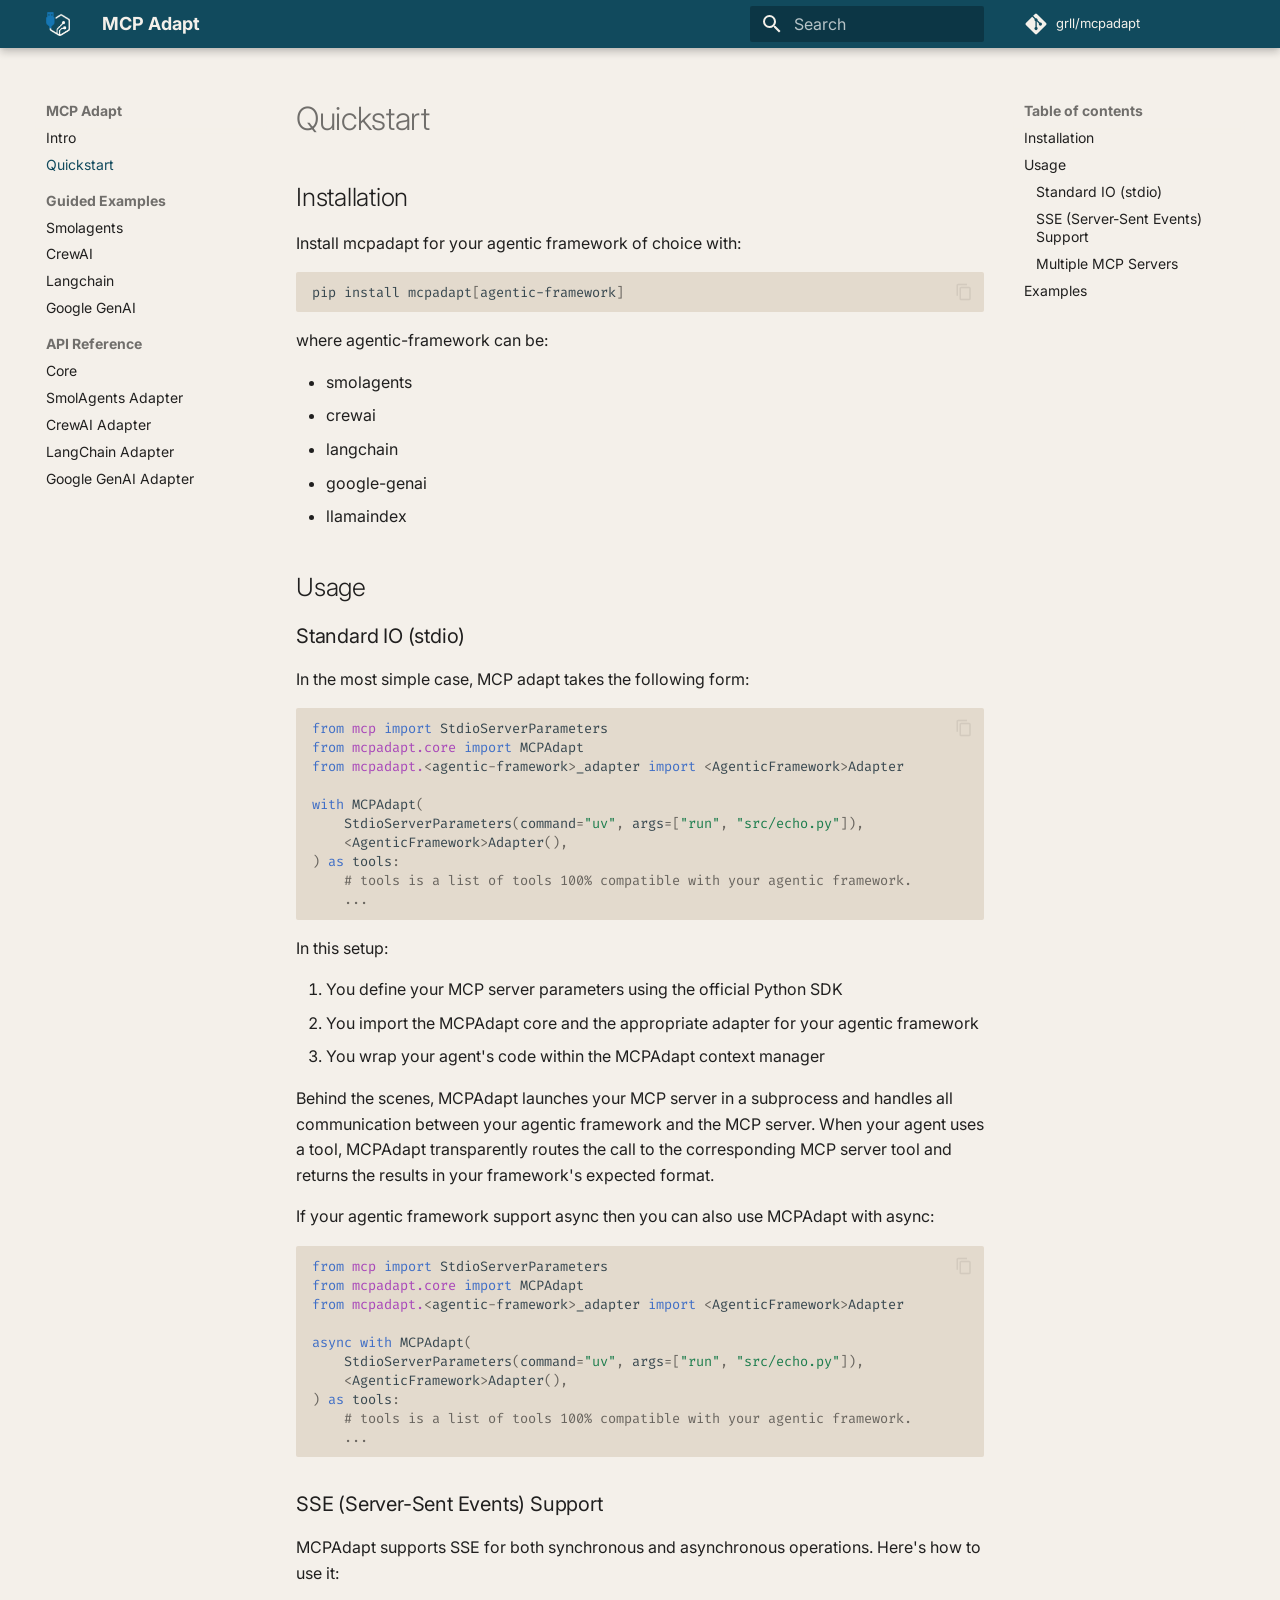
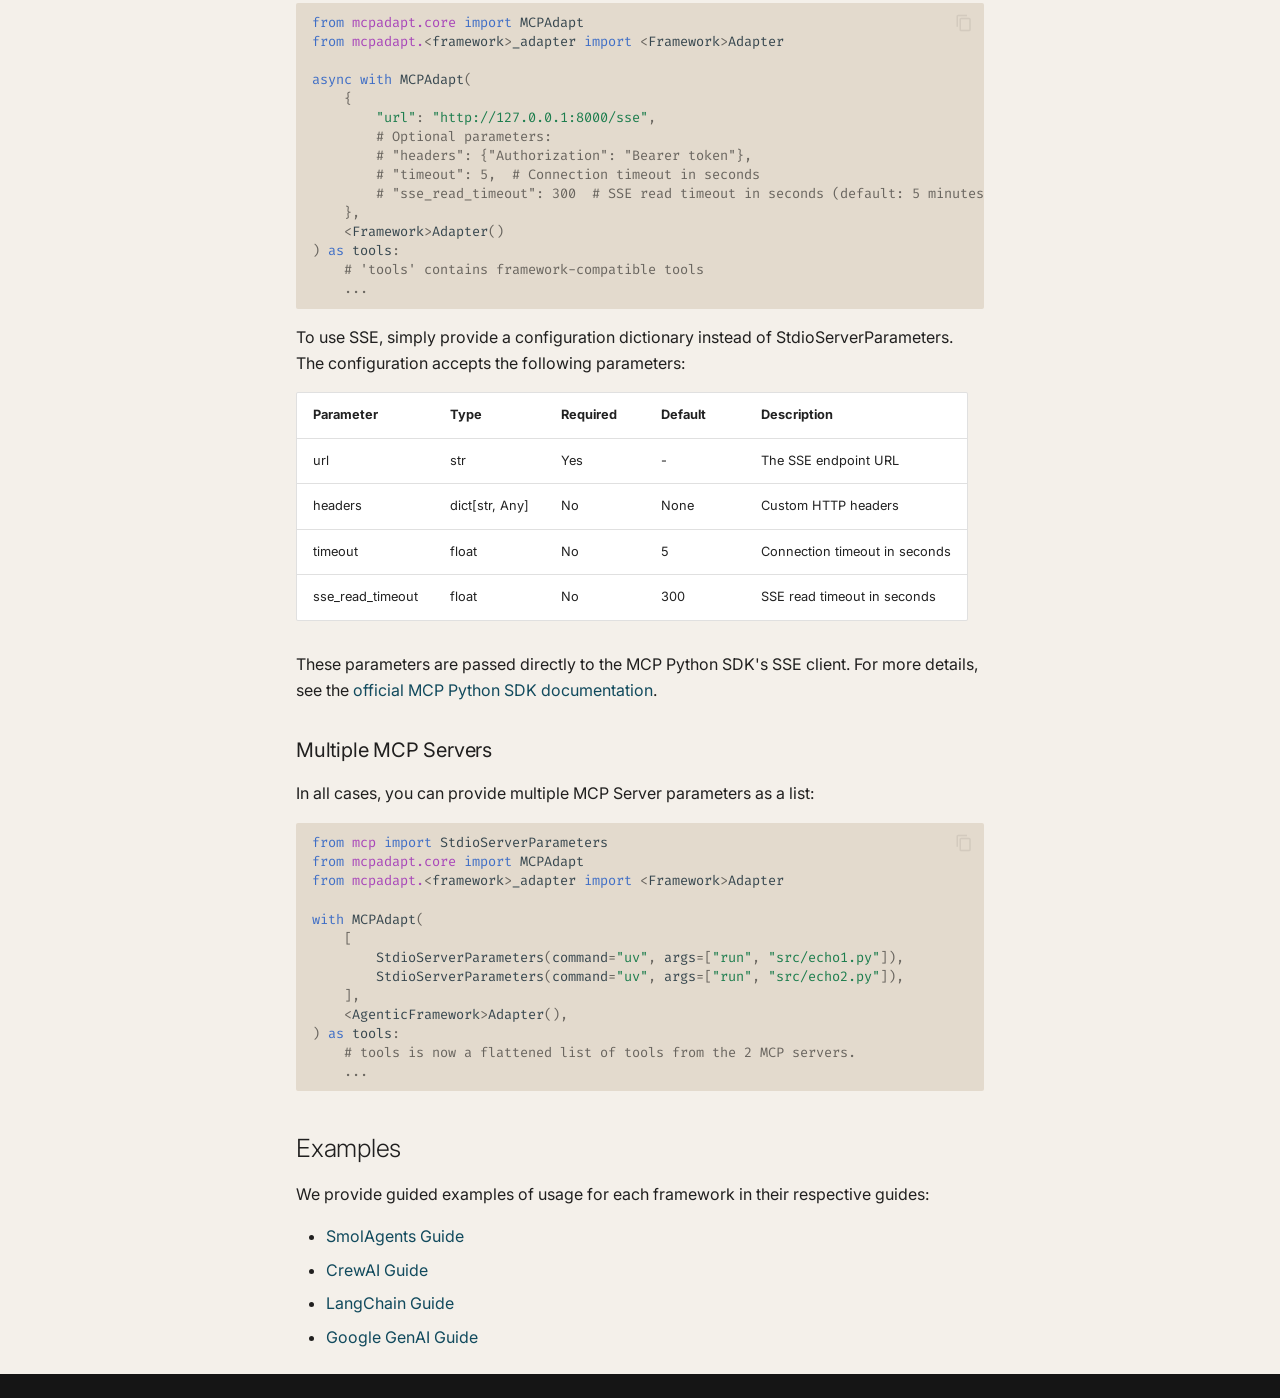
<file: quickstart/index.html>
<!doctype html>
<html lang="en" class="no-js">
  <head>
    
      <meta charset="utf-8">
      <meta name="viewport" content="width=device-width,initial-scale=1">
      
      
      
      
        <link rel="prev" href="..">
      
      
        <link rel="next" href="../guide/smolagents/">
      
      
      <link rel="icon" href="../images/favicon.ico">
      <meta name="generator" content="mkdocs-1.6.1, mkdocs-material-9.6.11">
    
    
      
        <title>Quickstart - MCP Adapt</title>
      
    
    
      <link rel="stylesheet" href="../assets/stylesheets/main.4af4bdda.min.css">
      
        
        <link rel="stylesheet" href="../assets/stylesheets/palette.06af60db.min.css">
      
      


    
    
      
    
    
      
        
        
        <link rel="preconnect" href="https://fonts.gstatic.com" crossorigin>
        <link rel="stylesheet" href="https://fonts.googleapis.com/css?family=Inter:300,300i,400,400i,700,700i%7CFira+Code:400,400i,700,700i&display=fallback">
        <style>:root{--md-text-font:"Inter";--md-code-font:"Fira Code"}</style>
      
    
    
      <link rel="stylesheet" href="../assets/_mkdocstrings.css">
    
      <link rel="stylesheet" href="../stylesheets/extra.css">
    
    <script>__md_scope=new URL("..",location),__md_hash=e=>[...e].reduce(((e,_)=>(e<<5)-e+_.charCodeAt(0)),0),__md_get=(e,_=localStorage,t=__md_scope)=>JSON.parse(_.getItem(t.pathname+"."+e)),__md_set=(e,_,t=localStorage,a=__md_scope)=>{try{t.setItem(a.pathname+"."+e,JSON.stringify(_))}catch(e){}}</script>
    
      

    
    
    
  </head>
  
  
    
    
    
    
    
    <body dir="ltr" data-md-color-scheme="default" data-md-color-primary="custom" data-md-color-accent="custom">
  
    
    <input class="md-toggle" data-md-toggle="drawer" type="checkbox" id="__drawer" autocomplete="off">
    <input class="md-toggle" data-md-toggle="search" type="checkbox" id="__search" autocomplete="off">
    <label class="md-overlay" for="__drawer"></label>
    <div data-md-component="skip">
      
        
        <a href="#quickstart" class="md-skip">
          Skip to content
        </a>
      
    </div>
    <div data-md-component="announce">
      
    </div>
    
    
      

  

<header class="md-header md-header--shadow" data-md-component="header">
  <nav class="md-header__inner md-grid" aria-label="Header">
    <a href=".." title="MCP Adapt" class="md-header__button md-logo" aria-label="MCP Adapt" data-md-component="logo">
      
  <img src="../assets/logo_dark_transparent_cropped.png" alt="logo">

    </a>
    <label class="md-header__button md-icon" for="__drawer">
      
      <svg xmlns="http://www.w3.org/2000/svg" viewBox="0 0 24 24"><path d="M3 6h18v2H3zm0 5h18v2H3zm0 5h18v2H3z"/></svg>
    </label>
    <div class="md-header__title" data-md-component="header-title">
      <div class="md-header__ellipsis">
        <div class="md-header__topic">
          <span class="md-ellipsis">
            MCP Adapt
          </span>
        </div>
        <div class="md-header__topic" data-md-component="header-topic">
          <span class="md-ellipsis">
            
              Quickstart
            
          </span>
        </div>
      </div>
    </div>
    
      
    
    
    
    
      
      
        <label class="md-header__button md-icon" for="__search">
          
          <svg xmlns="http://www.w3.org/2000/svg" viewBox="0 0 24 24"><path d="M9.5 3A6.5 6.5 0 0 1 16 9.5c0 1.61-.59 3.09-1.56 4.23l.27.27h.79l5 5-1.5 1.5-5-5v-.79l-.27-.27A6.52 6.52 0 0 1 9.5 16 6.5 6.5 0 0 1 3 9.5 6.5 6.5 0 0 1 9.5 3m0 2C7 5 5 7 5 9.5S7 14 9.5 14 14 12 14 9.5 12 5 9.5 5"/></svg>
        </label>
        <div class="md-search" data-md-component="search" role="dialog">
  <label class="md-search__overlay" for="__search"></label>
  <div class="md-search__inner" role="search">
    <form class="md-search__form" name="search">
      <input type="text" class="md-search__input" name="query" aria-label="Search" placeholder="Search" autocapitalize="off" autocorrect="off" autocomplete="off" spellcheck="false" data-md-component="search-query" required>
      <label class="md-search__icon md-icon" for="__search">
        
        <svg xmlns="http://www.w3.org/2000/svg" viewBox="0 0 24 24"><path d="M9.5 3A6.5 6.5 0 0 1 16 9.5c0 1.61-.59 3.09-1.56 4.23l.27.27h.79l5 5-1.5 1.5-5-5v-.79l-.27-.27A6.52 6.52 0 0 1 9.5 16 6.5 6.5 0 0 1 3 9.5 6.5 6.5 0 0 1 9.5 3m0 2C7 5 5 7 5 9.5S7 14 9.5 14 14 12 14 9.5 12 5 9.5 5"/></svg>
        
        <svg xmlns="http://www.w3.org/2000/svg" viewBox="0 0 24 24"><path d="M20 11v2H8l5.5 5.5-1.42 1.42L4.16 12l7.92-7.92L13.5 5.5 8 11z"/></svg>
      </label>
      <nav class="md-search__options" aria-label="Search">
        
        <button type="reset" class="md-search__icon md-icon" title="Clear" aria-label="Clear" tabindex="-1">
          
          <svg xmlns="http://www.w3.org/2000/svg" viewBox="0 0 24 24"><path d="M19 6.41 17.59 5 12 10.59 6.41 5 5 6.41 10.59 12 5 17.59 6.41 19 12 13.41 17.59 19 19 17.59 13.41 12z"/></svg>
        </button>
      </nav>
      
    </form>
    <div class="md-search__output">
      <div class="md-search__scrollwrap" tabindex="0" data-md-scrollfix>
        <div class="md-search-result" data-md-component="search-result">
          <div class="md-search-result__meta">
            Initializing search
          </div>
          <ol class="md-search-result__list" role="presentation"></ol>
        </div>
      </div>
    </div>
  </div>
</div>
      
    
    
      <div class="md-header__source">
        <a href="https://github.com/grll/mcpadapt" title="Go to repository" class="md-source" data-md-component="source">
  <div class="md-source__icon md-icon">
    
    <svg xmlns="http://www.w3.org/2000/svg" viewBox="0 0 448 512"><!--! Font Awesome Free 6.7.2 by @fontawesome - https://fontawesome.com License - https://fontawesome.com/license/free (Icons: CC BY 4.0, Fonts: SIL OFL 1.1, Code: MIT License) Copyright 2024 Fonticons, Inc.--><path d="M439.55 236.05 244 40.45a28.87 28.87 0 0 0-40.81 0l-40.66 40.63 51.52 51.52c27.06-9.14 52.68 16.77 43.39 43.68l49.66 49.66c34.23-11.8 61.18 31 35.47 56.69-26.49 26.49-70.21-2.87-56-37.34L240.22 199v121.85c25.3 12.54 22.26 41.85 9.08 55a34.34 34.34 0 0 1-48.55 0c-17.57-17.6-11.07-46.91 11.25-56v-123c-20.8-8.51-24.6-30.74-18.64-45L142.57 101 8.45 235.14a28.86 28.86 0 0 0 0 40.81l195.61 195.6a28.86 28.86 0 0 0 40.8 0l194.69-194.69a28.86 28.86 0 0 0 0-40.81"/></svg>
  </div>
  <div class="md-source__repository">
    grll/mcpadapt
  </div>
</a>
      </div>
    
  </nav>
  
</header>
    
    <div class="md-container" data-md-component="container">
      
      
        
          
        
      
      <main class="md-main" data-md-component="main">
        <div class="md-main__inner md-grid">
          
            
              
              <div class="md-sidebar md-sidebar--primary" data-md-component="sidebar" data-md-type="navigation" >
                <div class="md-sidebar__scrollwrap">
                  <div class="md-sidebar__inner">
                    



<nav class="md-nav md-nav--primary" aria-label="Navigation" data-md-level="0">
  <label class="md-nav__title" for="__drawer">
    <a href=".." title="MCP Adapt" class="md-nav__button md-logo" aria-label="MCP Adapt" data-md-component="logo">
      
  <img src="../assets/logo_dark_transparent_cropped.png" alt="logo">

    </a>
    MCP Adapt
  </label>
  
    <div class="md-nav__source">
      <a href="https://github.com/grll/mcpadapt" title="Go to repository" class="md-source" data-md-component="source">
  <div class="md-source__icon md-icon">
    
    <svg xmlns="http://www.w3.org/2000/svg" viewBox="0 0 448 512"><!--! Font Awesome Free 6.7.2 by @fontawesome - https://fontawesome.com License - https://fontawesome.com/license/free (Icons: CC BY 4.0, Fonts: SIL OFL 1.1, Code: MIT License) Copyright 2024 Fonticons, Inc.--><path d="M439.55 236.05 244 40.45a28.87 28.87 0 0 0-40.81 0l-40.66 40.63 51.52 51.52c27.06-9.14 52.68 16.77 43.39 43.68l49.66 49.66c34.23-11.8 61.18 31 35.47 56.69-26.49 26.49-70.21-2.87-56-37.34L240.22 199v121.85c25.3 12.54 22.26 41.85 9.08 55a34.34 34.34 0 0 1-48.55 0c-17.57-17.6-11.07-46.91 11.25-56v-123c-20.8-8.51-24.6-30.74-18.64-45L142.57 101 8.45 235.14a28.86 28.86 0 0 0 0 40.81l195.61 195.6a28.86 28.86 0 0 0 40.8 0l194.69-194.69a28.86 28.86 0 0 0 0-40.81"/></svg>
  </div>
  <div class="md-source__repository">
    grll/mcpadapt
  </div>
</a>
    </div>
  
  <ul class="md-nav__list" data-md-scrollfix>
    
      
      
  
  
  
  
    <li class="md-nav__item">
      <a href=".." class="md-nav__link">
        
  
  
  <span class="md-ellipsis">
    Intro
    
  </span>
  

      </a>
    </li>
  

    
      
      
  
  
    
  
  
  
    <li class="md-nav__item md-nav__item--active">
      
      <input class="md-nav__toggle md-toggle" type="checkbox" id="__toc">
      
      
        
      
      
        <label class="md-nav__link md-nav__link--active" for="__toc">
          
  
  
  <span class="md-ellipsis">
    Quickstart
    
  </span>
  

          <span class="md-nav__icon md-icon"></span>
        </label>
      
      <a href="./" class="md-nav__link md-nav__link--active">
        
  
  
  <span class="md-ellipsis">
    Quickstart
    
  </span>
  

      </a>
      
        

<nav class="md-nav md-nav--secondary" aria-label="Table of contents">
  
  
  
    
  
  
    <label class="md-nav__title" for="__toc">
      <span class="md-nav__icon md-icon"></span>
      Table of contents
    </label>
    <ul class="md-nav__list" data-md-component="toc" data-md-scrollfix>
      
        <li class="md-nav__item">
  <a href="#installation" class="md-nav__link">
    <span class="md-ellipsis">
      Installation
    </span>
  </a>
  
</li>
      
        <li class="md-nav__item">
  <a href="#usage" class="md-nav__link">
    <span class="md-ellipsis">
      Usage
    </span>
  </a>
  
    <nav class="md-nav" aria-label="Usage">
      <ul class="md-nav__list">
        
          <li class="md-nav__item">
  <a href="#standard-io-stdio" class="md-nav__link">
    <span class="md-ellipsis">
      Standard IO (stdio)
    </span>
  </a>
  
</li>
        
          <li class="md-nav__item">
  <a href="#sse-server-sent-events-support" class="md-nav__link">
    <span class="md-ellipsis">
      SSE (Server-Sent Events) Support
    </span>
  </a>
  
</li>
        
          <li class="md-nav__item">
  <a href="#multiple-mcp-servers" class="md-nav__link">
    <span class="md-ellipsis">
      Multiple MCP Servers
    </span>
  </a>
  
</li>
        
      </ul>
    </nav>
  
</li>
      
        <li class="md-nav__item">
  <a href="#examples" class="md-nav__link">
    <span class="md-ellipsis">
      Examples
    </span>
  </a>
  
</li>
      
    </ul>
  
</nav>
      
    </li>
  

    
      
      
  
  
  
  
    
    
    
    
      
        
        
      
    
    
    <li class="md-nav__item md-nav__item--section md-nav__item--nested">
      
        
        
          
        
        <input class="md-nav__toggle md-toggle md-toggle--indeterminate" type="checkbox" id="__nav_3" >
        
          
          <label class="md-nav__link" for="__nav_3" id="__nav_3_label" tabindex="">
            
  
  
  <span class="md-ellipsis">
    Guided Examples
    
  </span>
  

            <span class="md-nav__icon md-icon"></span>
          </label>
        
        <nav class="md-nav" data-md-level="1" aria-labelledby="__nav_3_label" aria-expanded="false">
          <label class="md-nav__title" for="__nav_3">
            <span class="md-nav__icon md-icon"></span>
            Guided Examples
          </label>
          <ul class="md-nav__list" data-md-scrollfix>
            
              
                
  
  
  
  
    <li class="md-nav__item">
      <a href="../guide/smolagents/" class="md-nav__link">
        
  
  
  <span class="md-ellipsis">
    Smolagents
    
  </span>
  

      </a>
    </li>
  

              
            
              
                
  
  
  
  
    <li class="md-nav__item">
      <a href="../guide/crewai/" class="md-nav__link">
        
  
  
  <span class="md-ellipsis">
    CrewAI
    
  </span>
  

      </a>
    </li>
  

              
            
              
                
  
  
  
  
    <li class="md-nav__item">
      <a href="../guide/langchain/" class="md-nav__link">
        
  
  
  <span class="md-ellipsis">
    Langchain
    
  </span>
  

      </a>
    </li>
  

              
            
              
                
  
  
  
  
    <li class="md-nav__item">
      <a href="../guide/google-genai/" class="md-nav__link">
        
  
  
  <span class="md-ellipsis">
    Google GenAI
    
  </span>
  

      </a>
    </li>
  

              
            
          </ul>
        </nav>
      
    </li>
  

    
      
      
  
  
  
  
    
    
    
    
      
        
        
      
    
    
    <li class="md-nav__item md-nav__item--section md-nav__item--nested">
      
        
        
          
        
        <input class="md-nav__toggle md-toggle md-toggle--indeterminate" type="checkbox" id="__nav_4" >
        
          
          <label class="md-nav__link" for="__nav_4" id="__nav_4_label" tabindex="">
            
  
  
  <span class="md-ellipsis">
    API Reference
    
  </span>
  

            <span class="md-nav__icon md-icon"></span>
          </label>
        
        <nav class="md-nav" data-md-level="1" aria-labelledby="__nav_4_label" aria-expanded="false">
          <label class="md-nav__title" for="__nav_4">
            <span class="md-nav__icon md-icon"></span>
            API Reference
          </label>
          <ul class="md-nav__list" data-md-scrollfix>
            
              
                
  
  
  
  
    <li class="md-nav__item">
      <a href="../ref/core/" class="md-nav__link">
        
  
  
  <span class="md-ellipsis">
    Core
    
  </span>
  

      </a>
    </li>
  

              
            
              
                
  
  
  
  
    <li class="md-nav__item">
      <a href="../ref/smolagents_adapter/" class="md-nav__link">
        
  
  
  <span class="md-ellipsis">
    SmolAgents Adapter
    
  </span>
  

      </a>
    </li>
  

              
            
              
                
  
  
  
  
    <li class="md-nav__item">
      <a href="../ref/crewai_adapter/" class="md-nav__link">
        
  
  
  <span class="md-ellipsis">
    CrewAI Adapter
    
  </span>
  

      </a>
    </li>
  

              
            
              
                
  
  
  
  
    <li class="md-nav__item">
      <a href="../ref/langchain_adapter/" class="md-nav__link">
        
  
  
  <span class="md-ellipsis">
    LangChain Adapter
    
  </span>
  

      </a>
    </li>
  

              
            
              
                
  
  
  
  
    <li class="md-nav__item">
      <a href="../ref/google_genai_adapter/" class="md-nav__link">
        
  
  
  <span class="md-ellipsis">
    Google GenAI Adapter
    
  </span>
  

      </a>
    </li>
  

              
            
          </ul>
        </nav>
      
    </li>
  

    
  </ul>
</nav>
                  </div>
                </div>
              </div>
            
            
              
              <div class="md-sidebar md-sidebar--secondary" data-md-component="sidebar" data-md-type="toc" >
                <div class="md-sidebar__scrollwrap">
                  <div class="md-sidebar__inner">
                    

<nav class="md-nav md-nav--secondary" aria-label="Table of contents">
  
  
  
    
  
  
    <label class="md-nav__title" for="__toc">
      <span class="md-nav__icon md-icon"></span>
      Table of contents
    </label>
    <ul class="md-nav__list" data-md-component="toc" data-md-scrollfix>
      
        <li class="md-nav__item">
  <a href="#installation" class="md-nav__link">
    <span class="md-ellipsis">
      Installation
    </span>
  </a>
  
</li>
      
        <li class="md-nav__item">
  <a href="#usage" class="md-nav__link">
    <span class="md-ellipsis">
      Usage
    </span>
  </a>
  
    <nav class="md-nav" aria-label="Usage">
      <ul class="md-nav__list">
        
          <li class="md-nav__item">
  <a href="#standard-io-stdio" class="md-nav__link">
    <span class="md-ellipsis">
      Standard IO (stdio)
    </span>
  </a>
  
</li>
        
          <li class="md-nav__item">
  <a href="#sse-server-sent-events-support" class="md-nav__link">
    <span class="md-ellipsis">
      SSE (Server-Sent Events) Support
    </span>
  </a>
  
</li>
        
          <li class="md-nav__item">
  <a href="#multiple-mcp-servers" class="md-nav__link">
    <span class="md-ellipsis">
      Multiple MCP Servers
    </span>
  </a>
  
</li>
        
      </ul>
    </nav>
  
</li>
      
        <li class="md-nav__item">
  <a href="#examples" class="md-nav__link">
    <span class="md-ellipsis">
      Examples
    </span>
  </a>
  
</li>
      
    </ul>
  
</nav>
                  </div>
                </div>
              </div>
            
          
          
            <div class="md-content" data-md-component="content">
              <article class="md-content__inner md-typeset">
                
                  


  
  


<h1 id="quickstart">Quickstart</h1>
<h2 id="installation">Installation</h2>
<p>Install mcpadapt for your agentic framework of choice with:</p>
<div class="language-bash highlight"><pre><span></span><code><span id="__span-0-1"><a id="__codelineno-0-1" name="__codelineno-0-1" href="#__codelineno-0-1"></a>pip<span class="w"> </span>install<span class="w"> </span>mcpadapt<span class="o">[</span>agentic-framework<span class="o">]</span>
</span></code></pre></div>
<p>where agentic-framework can be:</p>
<ul>
<li>smolagents</li>
<li>crewai</li>
<li>langchain</li>
<li>google-genai</li>
<li>llamaindex</li>
</ul>
<h2 id="usage">Usage</h2>
<h3 id="standard-io-stdio">Standard IO (stdio)</h3>
<p>In the most simple case, MCP adapt takes the following form:</p>
<div class="language-python highlight"><pre><span></span><code><span id="__span-1-1"><a id="__codelineno-1-1" name="__codelineno-1-1" href="#__codelineno-1-1"></a><span class="kn">from</span><span class="w"> </span><span class="nn">mcp</span><span class="w"> </span><span class="kn">import</span> <span class="n">StdioServerParameters</span>
</span><span id="__span-1-2"><a id="__codelineno-1-2" name="__codelineno-1-2" href="#__codelineno-1-2"></a><span class="kn">from</span><span class="w"> </span><span class="nn">mcpadapt.core</span><span class="w"> </span><span class="kn">import</span> <span class="n">MCPAdapt</span>
</span><span id="__span-1-3"><a id="__codelineno-1-3" name="__codelineno-1-3" href="#__codelineno-1-3"></a><span class="kn">from</span><span class="w"> </span><span class="nn">mcpadapt.</span><span class="o">&lt;</span><span class="n">agentic</span><span class="o">-</span><span class="n">framework</span><span class="o">&gt;</span><span class="n">_adapter</span> <span class="kn">import</span><span class="w"> </span><span class="o">&lt;</span><span class="n">AgenticFramework</span><span class="o">&gt;</span><span class="n">Adapter</span>
</span><span id="__span-1-4"><a id="__codelineno-1-4" name="__codelineno-1-4" href="#__codelineno-1-4"></a>
</span><span id="__span-1-5"><a id="__codelineno-1-5" name="__codelineno-1-5" href="#__codelineno-1-5"></a><span class="k">with</span> <span class="n">MCPAdapt</span><span class="p">(</span>
</span><span id="__span-1-6"><a id="__codelineno-1-6" name="__codelineno-1-6" href="#__codelineno-1-6"></a>    <span class="n">StdioServerParameters</span><span class="p">(</span><span class="n">command</span><span class="o">=</span><span class="s2">&quot;uv&quot;</span><span class="p">,</span> <span class="n">args</span><span class="o">=</span><span class="p">[</span><span class="s2">&quot;run&quot;</span><span class="p">,</span> <span class="s2">&quot;src/echo.py&quot;</span><span class="p">]),</span>
</span><span id="__span-1-7"><a id="__codelineno-1-7" name="__codelineno-1-7" href="#__codelineno-1-7"></a>    <span class="o">&lt;</span><span class="n">AgenticFramework</span><span class="o">&gt;</span><span class="n">Adapter</span><span class="p">(),</span>
</span><span id="__span-1-8"><a id="__codelineno-1-8" name="__codelineno-1-8" href="#__codelineno-1-8"></a><span class="p">)</span> <span class="k">as</span> <span class="n">tools</span><span class="p">:</span>
</span><span id="__span-1-9"><a id="__codelineno-1-9" name="__codelineno-1-9" href="#__codelineno-1-9"></a>    <span class="c1"># tools is a list of tools 100% compatible with your agentic framework.</span>
</span><span id="__span-1-10"><a id="__codelineno-1-10" name="__codelineno-1-10" href="#__codelineno-1-10"></a>    <span class="o">...</span>
</span></code></pre></div>
<p>In this setup:</p>
<ol>
<li>You define your MCP server parameters using the official Python SDK</li>
<li>You import the MCPAdapt core and the appropriate adapter for your agentic framework</li>
<li>You wrap your agent's code within the MCPAdapt context manager</li>
</ol>
<p>Behind the scenes, MCPAdapt launches your MCP server in a subprocess and handles all communication between your agentic framework and the MCP server. When your agent uses a tool, MCPAdapt transparently routes the call to the corresponding MCP server tool and returns the results in your framework's expected format.</p>
<p>If your agentic framework support async then you can also use MCPAdapt with async:</p>
<div class="language-python highlight"><pre><span></span><code><span id="__span-2-1"><a id="__codelineno-2-1" name="__codelineno-2-1" href="#__codelineno-2-1"></a><span class="kn">from</span><span class="w"> </span><span class="nn">mcp</span><span class="w"> </span><span class="kn">import</span> <span class="n">StdioServerParameters</span>
</span><span id="__span-2-2"><a id="__codelineno-2-2" name="__codelineno-2-2" href="#__codelineno-2-2"></a><span class="kn">from</span><span class="w"> </span><span class="nn">mcpadapt.core</span><span class="w"> </span><span class="kn">import</span> <span class="n">MCPAdapt</span>
</span><span id="__span-2-3"><a id="__codelineno-2-3" name="__codelineno-2-3" href="#__codelineno-2-3"></a><span class="kn">from</span><span class="w"> </span><span class="nn">mcpadapt.</span><span class="o">&lt;</span><span class="n">agentic</span><span class="o">-</span><span class="n">framework</span><span class="o">&gt;</span><span class="n">_adapter</span> <span class="kn">import</span><span class="w"> </span><span class="o">&lt;</span><span class="n">AgenticFramework</span><span class="o">&gt;</span><span class="n">Adapter</span>
</span><span id="__span-2-4"><a id="__codelineno-2-4" name="__codelineno-2-4" href="#__codelineno-2-4"></a>
</span><span id="__span-2-5"><a id="__codelineno-2-5" name="__codelineno-2-5" href="#__codelineno-2-5"></a><span class="k">async</span> <span class="k">with</span> <span class="n">MCPAdapt</span><span class="p">(</span>
</span><span id="__span-2-6"><a id="__codelineno-2-6" name="__codelineno-2-6" href="#__codelineno-2-6"></a>    <span class="n">StdioServerParameters</span><span class="p">(</span><span class="n">command</span><span class="o">=</span><span class="s2">&quot;uv&quot;</span><span class="p">,</span> <span class="n">args</span><span class="o">=</span><span class="p">[</span><span class="s2">&quot;run&quot;</span><span class="p">,</span> <span class="s2">&quot;src/echo.py&quot;</span><span class="p">]),</span>
</span><span id="__span-2-7"><a id="__codelineno-2-7" name="__codelineno-2-7" href="#__codelineno-2-7"></a>    <span class="o">&lt;</span><span class="n">AgenticFramework</span><span class="o">&gt;</span><span class="n">Adapter</span><span class="p">(),</span>
</span><span id="__span-2-8"><a id="__codelineno-2-8" name="__codelineno-2-8" href="#__codelineno-2-8"></a><span class="p">)</span> <span class="k">as</span> <span class="n">tools</span><span class="p">:</span>
</span><span id="__span-2-9"><a id="__codelineno-2-9" name="__codelineno-2-9" href="#__codelineno-2-9"></a>    <span class="c1"># tools is a list of tools 100% compatible with your agentic framework.</span>
</span><span id="__span-2-10"><a id="__codelineno-2-10" name="__codelineno-2-10" href="#__codelineno-2-10"></a>    <span class="o">...</span>
</span></code></pre></div>
<h3 id="sse-server-sent-events-support">SSE (Server-Sent Events) Support</h3>
<p>MCPAdapt supports SSE for both synchronous and asynchronous operations. Here's how to use it:</p>
<div class="language-python highlight"><pre><span></span><code><span id="__span-3-1"><a id="__codelineno-3-1" name="__codelineno-3-1" href="#__codelineno-3-1"></a><span class="kn">from</span><span class="w"> </span><span class="nn">mcpadapt.core</span><span class="w"> </span><span class="kn">import</span> <span class="n">MCPAdapt</span>
</span><span id="__span-3-2"><a id="__codelineno-3-2" name="__codelineno-3-2" href="#__codelineno-3-2"></a><span class="kn">from</span><span class="w"> </span><span class="nn">mcpadapt.</span><span class="o">&lt;</span><span class="n">framework</span><span class="o">&gt;</span><span class="n">_adapter</span> <span class="kn">import</span><span class="w"> </span><span class="o">&lt;</span><span class="n">Framework</span><span class="o">&gt;</span><span class="n">Adapter</span>
</span><span id="__span-3-3"><a id="__codelineno-3-3" name="__codelineno-3-3" href="#__codelineno-3-3"></a>
</span><span id="__span-3-4"><a id="__codelineno-3-4" name="__codelineno-3-4" href="#__codelineno-3-4"></a><span class="k">async</span> <span class="k">with</span> <span class="n">MCPAdapt</span><span class="p">(</span>
</span><span id="__span-3-5"><a id="__codelineno-3-5" name="__codelineno-3-5" href="#__codelineno-3-5"></a>    <span class="p">{</span>
</span><span id="__span-3-6"><a id="__codelineno-3-6" name="__codelineno-3-6" href="#__codelineno-3-6"></a>        <span class="s2">&quot;url&quot;</span><span class="p">:</span> <span class="s2">&quot;http://127.0.0.1:8000/sse&quot;</span><span class="p">,</span>
</span><span id="__span-3-7"><a id="__codelineno-3-7" name="__codelineno-3-7" href="#__codelineno-3-7"></a>        <span class="c1"># Optional parameters:</span>
</span><span id="__span-3-8"><a id="__codelineno-3-8" name="__codelineno-3-8" href="#__codelineno-3-8"></a>        <span class="c1"># &quot;headers&quot;: {&quot;Authorization&quot;: &quot;Bearer token&quot;},</span>
</span><span id="__span-3-9"><a id="__codelineno-3-9" name="__codelineno-3-9" href="#__codelineno-3-9"></a>        <span class="c1"># &quot;timeout&quot;: 5,  # Connection timeout in seconds</span>
</span><span id="__span-3-10"><a id="__codelineno-3-10" name="__codelineno-3-10" href="#__codelineno-3-10"></a>        <span class="c1"># &quot;sse_read_timeout&quot;: 300  # SSE read timeout in seconds (default: 5 minutes)</span>
</span><span id="__span-3-11"><a id="__codelineno-3-11" name="__codelineno-3-11" href="#__codelineno-3-11"></a>    <span class="p">},</span>
</span><span id="__span-3-12"><a id="__codelineno-3-12" name="__codelineno-3-12" href="#__codelineno-3-12"></a>    <span class="o">&lt;</span><span class="n">Framework</span><span class="o">&gt;</span><span class="n">Adapter</span><span class="p">()</span>
</span><span id="__span-3-13"><a id="__codelineno-3-13" name="__codelineno-3-13" href="#__codelineno-3-13"></a><span class="p">)</span> <span class="k">as</span> <span class="n">tools</span><span class="p">:</span>
</span><span id="__span-3-14"><a id="__codelineno-3-14" name="__codelineno-3-14" href="#__codelineno-3-14"></a>    <span class="c1"># &#39;tools&#39; contains framework-compatible tools</span>
</span><span id="__span-3-15"><a id="__codelineno-3-15" name="__codelineno-3-15" href="#__codelineno-3-15"></a>    <span class="o">...</span>
</span></code></pre></div>
<p>To use SSE, simply provide a configuration dictionary instead of StdioServerParameters. The configuration accepts the following parameters:</p>
<table>
<thead>
<tr>
<th>Parameter</th>
<th>Type</th>
<th>Required</th>
<th>Default</th>
<th>Description</th>
</tr>
</thead>
<tbody>
<tr>
<td>url</td>
<td>str</td>
<td>Yes</td>
<td>-</td>
<td>The SSE endpoint URL</td>
</tr>
<tr>
<td>headers</td>
<td>dict[str, Any]</td>
<td>No</td>
<td>None</td>
<td>Custom HTTP headers</td>
</tr>
<tr>
<td>timeout</td>
<td>float</td>
<td>No</td>
<td>5</td>
<td>Connection timeout in seconds</td>
</tr>
<tr>
<td>sse_read_timeout</td>
<td>float</td>
<td>No</td>
<td>300</td>
<td>SSE read timeout in seconds</td>
</tr>
</tbody>
</table>
<p>These parameters are passed directly to the MCP Python SDK's SSE client. For more details, see the <a href="https://github.com/modelcontextprotocol/python-sdk/blob/c2ca8e03e046908935d089a2ceed4e80b0c29a24/src/mcp/client/sse.py#L22C11-L22C21">official MCP Python SDK documentation</a>.</p>
<h3 id="multiple-mcp-servers">Multiple MCP Servers</h3>
<p>In all cases, you can provide multiple MCP Server parameters as a list:</p>
<div class="language-python highlight"><pre><span></span><code><span id="__span-4-1"><a id="__codelineno-4-1" name="__codelineno-4-1" href="#__codelineno-4-1"></a><span class="kn">from</span><span class="w"> </span><span class="nn">mcp</span><span class="w"> </span><span class="kn">import</span> <span class="n">StdioServerParameters</span>
</span><span id="__span-4-2"><a id="__codelineno-4-2" name="__codelineno-4-2" href="#__codelineno-4-2"></a><span class="kn">from</span><span class="w"> </span><span class="nn">mcpadapt.core</span><span class="w"> </span><span class="kn">import</span> <span class="n">MCPAdapt</span>
</span><span id="__span-4-3"><a id="__codelineno-4-3" name="__codelineno-4-3" href="#__codelineno-4-3"></a><span class="kn">from</span><span class="w"> </span><span class="nn">mcpadapt.</span><span class="o">&lt;</span><span class="n">framework</span><span class="o">&gt;</span><span class="n">_adapter</span> <span class="kn">import</span><span class="w"> </span><span class="o">&lt;</span><span class="n">Framework</span><span class="o">&gt;</span><span class="n">Adapter</span>
</span><span id="__span-4-4"><a id="__codelineno-4-4" name="__codelineno-4-4" href="#__codelineno-4-4"></a>
</span><span id="__span-4-5"><a id="__codelineno-4-5" name="__codelineno-4-5" href="#__codelineno-4-5"></a><span class="k">with</span> <span class="n">MCPAdapt</span><span class="p">(</span>
</span><span id="__span-4-6"><a id="__codelineno-4-6" name="__codelineno-4-6" href="#__codelineno-4-6"></a>    <span class="p">[</span>
</span><span id="__span-4-7"><a id="__codelineno-4-7" name="__codelineno-4-7" href="#__codelineno-4-7"></a>        <span class="n">StdioServerParameters</span><span class="p">(</span><span class="n">command</span><span class="o">=</span><span class="s2">&quot;uv&quot;</span><span class="p">,</span> <span class="n">args</span><span class="o">=</span><span class="p">[</span><span class="s2">&quot;run&quot;</span><span class="p">,</span> <span class="s2">&quot;src/echo1.py&quot;</span><span class="p">]),</span>
</span><span id="__span-4-8"><a id="__codelineno-4-8" name="__codelineno-4-8" href="#__codelineno-4-8"></a>        <span class="n">StdioServerParameters</span><span class="p">(</span><span class="n">command</span><span class="o">=</span><span class="s2">&quot;uv&quot;</span><span class="p">,</span> <span class="n">args</span><span class="o">=</span><span class="p">[</span><span class="s2">&quot;run&quot;</span><span class="p">,</span> <span class="s2">&quot;src/echo2.py&quot;</span><span class="p">]),</span>
</span><span id="__span-4-9"><a id="__codelineno-4-9" name="__codelineno-4-9" href="#__codelineno-4-9"></a>    <span class="p">],</span>
</span><span id="__span-4-10"><a id="__codelineno-4-10" name="__codelineno-4-10" href="#__codelineno-4-10"></a>    <span class="o">&lt;</span><span class="n">AgenticFramework</span><span class="o">&gt;</span><span class="n">Adapter</span><span class="p">(),</span>
</span><span id="__span-4-11"><a id="__codelineno-4-11" name="__codelineno-4-11" href="#__codelineno-4-11"></a><span class="p">)</span> <span class="k">as</span> <span class="n">tools</span><span class="p">:</span>
</span><span id="__span-4-12"><a id="__codelineno-4-12" name="__codelineno-4-12" href="#__codelineno-4-12"></a>    <span class="c1"># tools is now a flattened list of tools from the 2 MCP servers.</span>
</span><span id="__span-4-13"><a id="__codelineno-4-13" name="__codelineno-4-13" href="#__codelineno-4-13"></a>    <span class="o">...</span>
</span></code></pre></div>
<h2 id="examples">Examples</h2>
<p>We provide guided examples of usage for each framework in their respective guides:</p>
<ul>
<li><a href="../guide/smolagents/">SmolAgents Guide</a></li>
<li><a href="../guide/crewai/">CrewAI Guide</a></li>
<li><a href="../guide/langchain/">LangChain Guide</a></li>
<li><a href="../guide/google-genai/">Google GenAI Guide</a></li>
</ul>












                
              </article>
            </div>
          
          
<script>var target=document.getElementById(location.hash.slice(1));target&&target.name&&(target.checked=target.name.startsWith("__tabbed_"))</script>
        </div>
        
      </main>
      
        <footer class="md-footer">
  
  <div class="md-footer-meta md-typeset">
    <div class="md-footer-meta__inner md-grid">
      <div class="md-copyright">
  
  
</div>
      
    </div>
  </div>
</footer>
      
    </div>
    <div class="md-dialog" data-md-component="dialog">
      <div class="md-dialog__inner md-typeset"></div>
    </div>
    
    
    
      
      <script id="__config" type="application/json">{"base": "..", "features": ["content.code.copy", "content.code.select", "navigation.path", "navigation.sections", "navigation.expand", "content.code.annotate"], "search": "../assets/javascripts/workers/search.f8cc74c7.min.js", "tags": null, "translations": {"clipboard.copied": "Copied to clipboard", "clipboard.copy": "Copy to clipboard", "search.result.more.one": "1 more on this page", "search.result.more.other": "# more on this page", "search.result.none": "No matching documents", "search.result.one": "1 matching document", "search.result.other": "# matching documents", "search.result.placeholder": "Type to start searching", "search.result.term.missing": "Missing", "select.version": "Select version"}, "version": null}</script>
    
    
      <script src="../assets/javascripts/bundle.c8b220af.min.js"></script>
      
    
  </body>
</html>
</file>
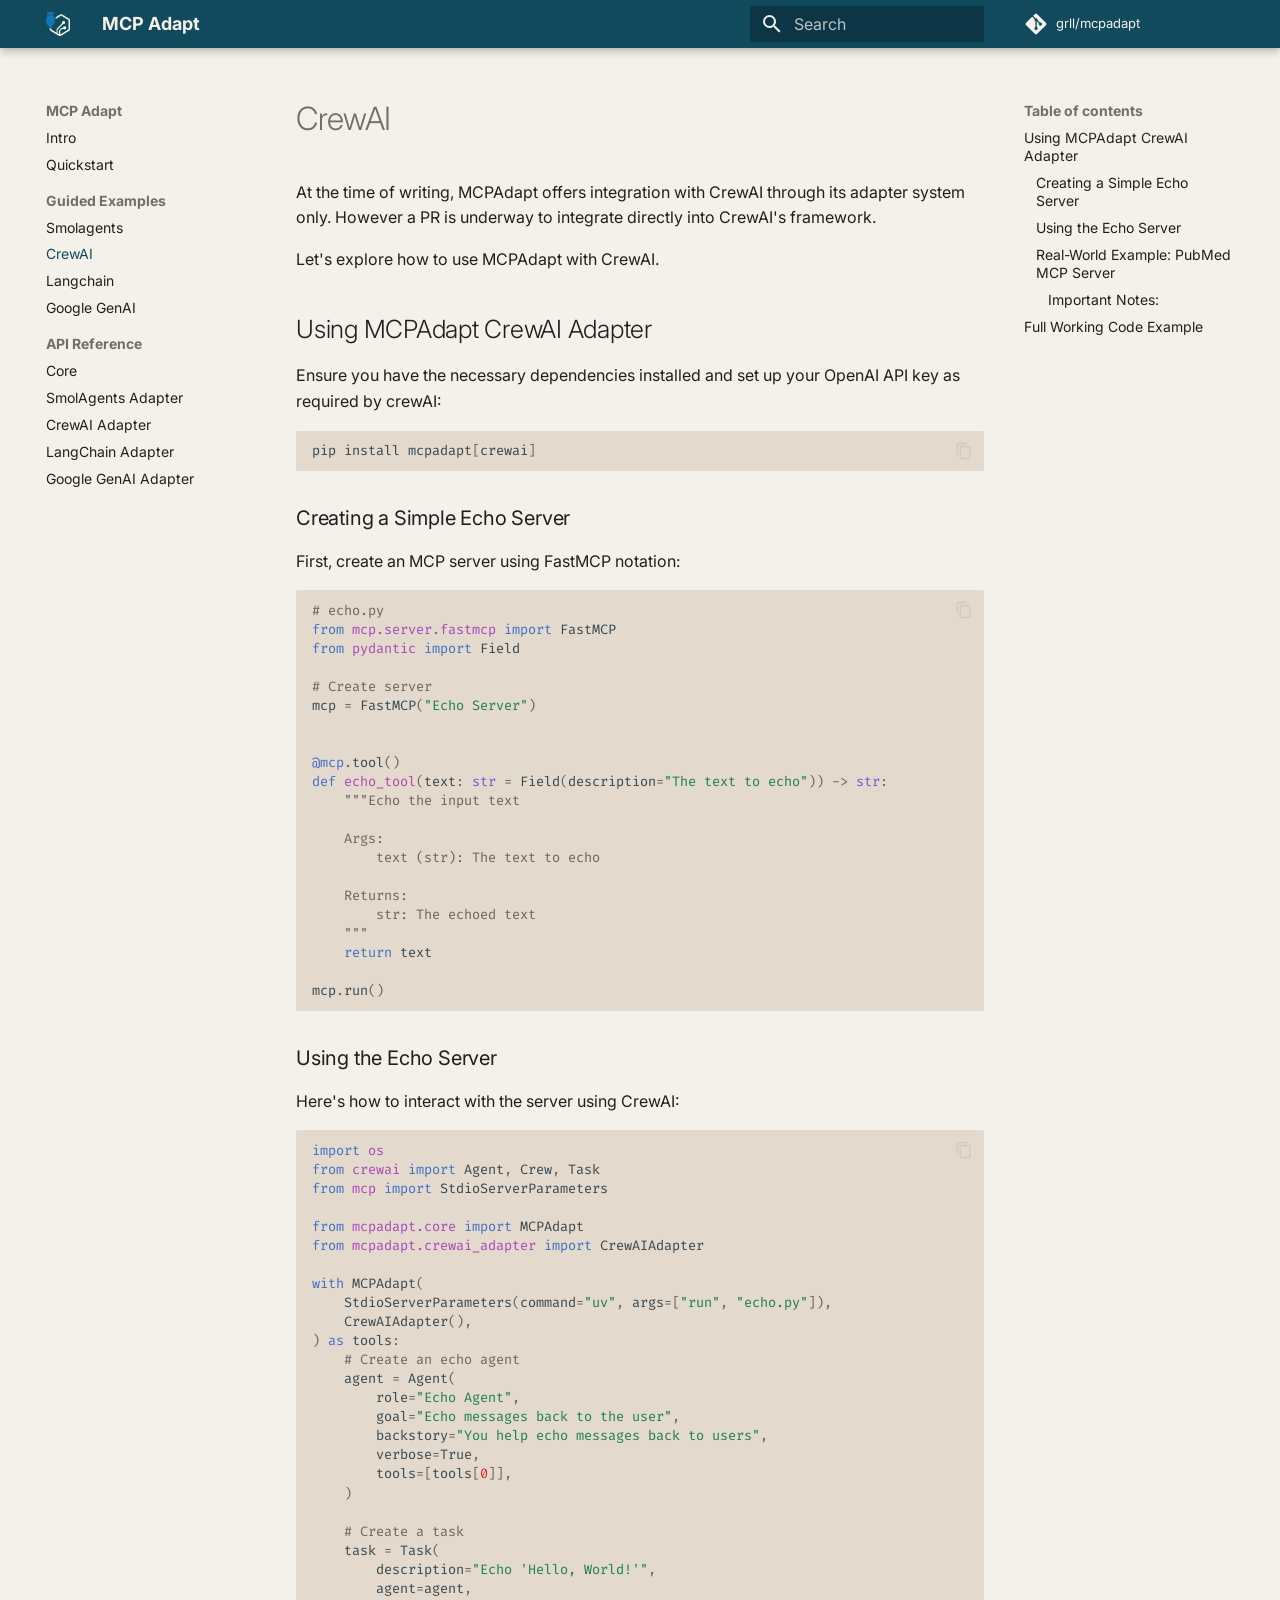
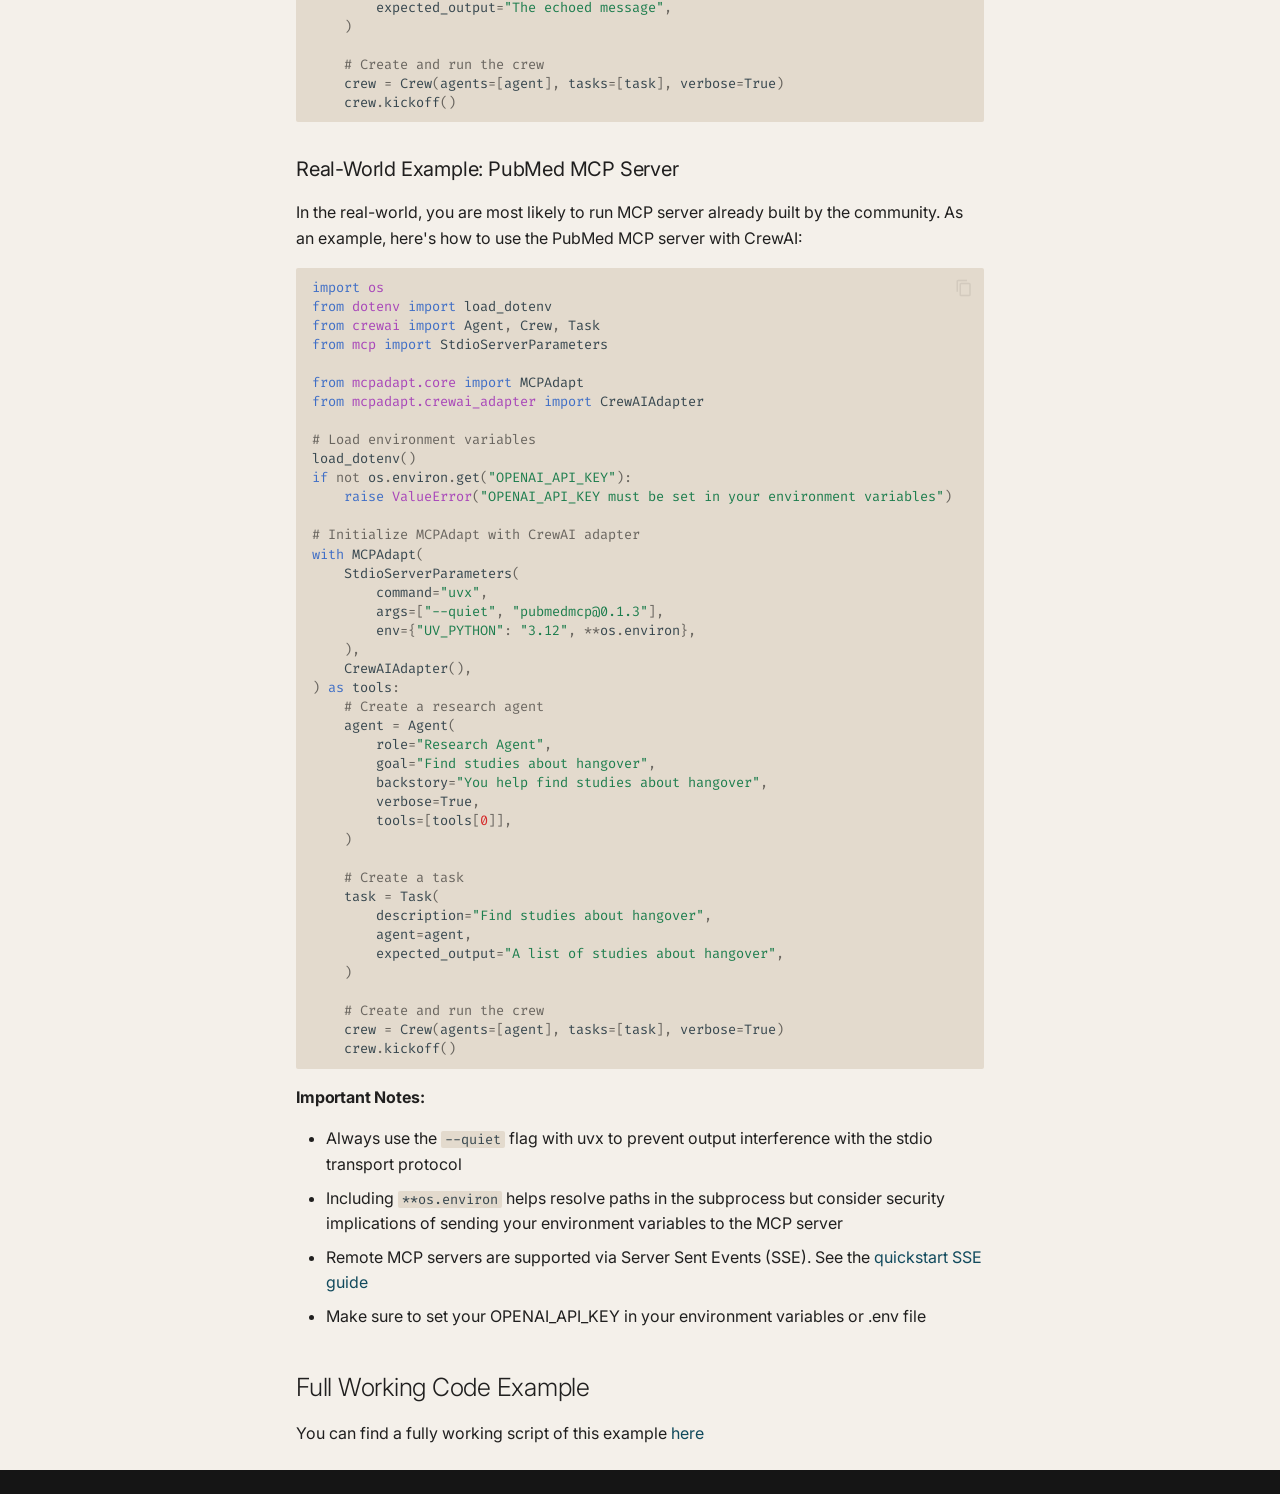
<file: guide/crewai/index.html>
<!doctype html>
<html lang="en" class="no-js">
  <head>
    
      <meta charset="utf-8">
      <meta name="viewport" content="width=device-width,initial-scale=1">
      
      
      
      
        <link rel="prev" href="../smolagents/">
      
      
        <link rel="next" href="../langchain/">
      
      
      <link rel="icon" href="../../images/favicon.ico">
      <meta name="generator" content="mkdocs-1.6.1, mkdocs-material-9.6.11">
    
    
      
        <title>CrewAI - MCP Adapt</title>
      
    
    
      <link rel="stylesheet" href="../../assets/stylesheets/main.4af4bdda.min.css">
      
        
        <link rel="stylesheet" href="../../assets/stylesheets/palette.06af60db.min.css">
      
      


    
    
      
    
    
      
        
        
        <link rel="preconnect" href="https://fonts.gstatic.com" crossorigin>
        <link rel="stylesheet" href="https://fonts.googleapis.com/css?family=Inter:300,300i,400,400i,700,700i%7CFira+Code:400,400i,700,700i&display=fallback">
        <style>:root{--md-text-font:"Inter";--md-code-font:"Fira Code"}</style>
      
    
    
      <link rel="stylesheet" href="../../assets/_mkdocstrings.css">
    
      <link rel="stylesheet" href="../../stylesheets/extra.css">
    
    <script>__md_scope=new URL("../..",location),__md_hash=e=>[...e].reduce(((e,_)=>(e<<5)-e+_.charCodeAt(0)),0),__md_get=(e,_=localStorage,t=__md_scope)=>JSON.parse(_.getItem(t.pathname+"."+e)),__md_set=(e,_,t=localStorage,a=__md_scope)=>{try{t.setItem(a.pathname+"."+e,JSON.stringify(_))}catch(e){}}</script>
    
      

    
    
    
  </head>
  
  
    
    
    
    
    
    <body dir="ltr" data-md-color-scheme="default" data-md-color-primary="custom" data-md-color-accent="custom">
  
    
    <input class="md-toggle" data-md-toggle="drawer" type="checkbox" id="__drawer" autocomplete="off">
    <input class="md-toggle" data-md-toggle="search" type="checkbox" id="__search" autocomplete="off">
    <label class="md-overlay" for="__drawer"></label>
    <div data-md-component="skip">
      
        
        <a href="#crewai" class="md-skip">
          Skip to content
        </a>
      
    </div>
    <div data-md-component="announce">
      
    </div>
    
    
      

  

<header class="md-header md-header--shadow" data-md-component="header">
  <nav class="md-header__inner md-grid" aria-label="Header">
    <a href="../.." title="MCP Adapt" class="md-header__button md-logo" aria-label="MCP Adapt" data-md-component="logo">
      
  <img src="../../assets/logo_dark_transparent_cropped.png" alt="logo">

    </a>
    <label class="md-header__button md-icon" for="__drawer">
      
      <svg xmlns="http://www.w3.org/2000/svg" viewBox="0 0 24 24"><path d="M3 6h18v2H3zm0 5h18v2H3zm0 5h18v2H3z"/></svg>
    </label>
    <div class="md-header__title" data-md-component="header-title">
      <div class="md-header__ellipsis">
        <div class="md-header__topic">
          <span class="md-ellipsis">
            MCP Adapt
          </span>
        </div>
        <div class="md-header__topic" data-md-component="header-topic">
          <span class="md-ellipsis">
            
              CrewAI
            
          </span>
        </div>
      </div>
    </div>
    
      
    
    
    
    
      
      
        <label class="md-header__button md-icon" for="__search">
          
          <svg xmlns="http://www.w3.org/2000/svg" viewBox="0 0 24 24"><path d="M9.5 3A6.5 6.5 0 0 1 16 9.5c0 1.61-.59 3.09-1.56 4.23l.27.27h.79l5 5-1.5 1.5-5-5v-.79l-.27-.27A6.52 6.52 0 0 1 9.5 16 6.5 6.5 0 0 1 3 9.5 6.5 6.5 0 0 1 9.5 3m0 2C7 5 5 7 5 9.5S7 14 9.5 14 14 12 14 9.5 12 5 9.5 5"/></svg>
        </label>
        <div class="md-search" data-md-component="search" role="dialog">
  <label class="md-search__overlay" for="__search"></label>
  <div class="md-search__inner" role="search">
    <form class="md-search__form" name="search">
      <input type="text" class="md-search__input" name="query" aria-label="Search" placeholder="Search" autocapitalize="off" autocorrect="off" autocomplete="off" spellcheck="false" data-md-component="search-query" required>
      <label class="md-search__icon md-icon" for="__search">
        
        <svg xmlns="http://www.w3.org/2000/svg" viewBox="0 0 24 24"><path d="M9.5 3A6.5 6.5 0 0 1 16 9.5c0 1.61-.59 3.09-1.56 4.23l.27.27h.79l5 5-1.5 1.5-5-5v-.79l-.27-.27A6.52 6.52 0 0 1 9.5 16 6.5 6.5 0 0 1 3 9.5 6.5 6.5 0 0 1 9.5 3m0 2C7 5 5 7 5 9.5S7 14 9.5 14 14 12 14 9.5 12 5 9.5 5"/></svg>
        
        <svg xmlns="http://www.w3.org/2000/svg" viewBox="0 0 24 24"><path d="M20 11v2H8l5.5 5.5-1.42 1.42L4.16 12l7.92-7.92L13.5 5.5 8 11z"/></svg>
      </label>
      <nav class="md-search__options" aria-label="Search">
        
        <button type="reset" class="md-search__icon md-icon" title="Clear" aria-label="Clear" tabindex="-1">
          
          <svg xmlns="http://www.w3.org/2000/svg" viewBox="0 0 24 24"><path d="M19 6.41 17.59 5 12 10.59 6.41 5 5 6.41 10.59 12 5 17.59 6.41 19 12 13.41 17.59 19 19 17.59 13.41 12z"/></svg>
        </button>
      </nav>
      
    </form>
    <div class="md-search__output">
      <div class="md-search__scrollwrap" tabindex="0" data-md-scrollfix>
        <div class="md-search-result" data-md-component="search-result">
          <div class="md-search-result__meta">
            Initializing search
          </div>
          <ol class="md-search-result__list" role="presentation"></ol>
        </div>
      </div>
    </div>
  </div>
</div>
      
    
    
      <div class="md-header__source">
        <a href="https://github.com/grll/mcpadapt" title="Go to repository" class="md-source" data-md-component="source">
  <div class="md-source__icon md-icon">
    
    <svg xmlns="http://www.w3.org/2000/svg" viewBox="0 0 448 512"><!--! Font Awesome Free 6.7.2 by @fontawesome - https://fontawesome.com License - https://fontawesome.com/license/free (Icons: CC BY 4.0, Fonts: SIL OFL 1.1, Code: MIT License) Copyright 2024 Fonticons, Inc.--><path d="M439.55 236.05 244 40.45a28.87 28.87 0 0 0-40.81 0l-40.66 40.63 51.52 51.52c27.06-9.14 52.68 16.77 43.39 43.68l49.66 49.66c34.23-11.8 61.18 31 35.47 56.69-26.49 26.49-70.21-2.87-56-37.34L240.22 199v121.85c25.3 12.54 22.26 41.85 9.08 55a34.34 34.34 0 0 1-48.55 0c-17.57-17.6-11.07-46.91 11.25-56v-123c-20.8-8.51-24.6-30.74-18.64-45L142.57 101 8.45 235.14a28.86 28.86 0 0 0 0 40.81l195.61 195.6a28.86 28.86 0 0 0 40.8 0l194.69-194.69a28.86 28.86 0 0 0 0-40.81"/></svg>
  </div>
  <div class="md-source__repository">
    grll/mcpadapt
  </div>
</a>
      </div>
    
  </nav>
  
</header>
    
    <div class="md-container" data-md-component="container">
      
      
        
          
        
      
      <main class="md-main" data-md-component="main">
        <div class="md-main__inner md-grid">
          
            
              
              <div class="md-sidebar md-sidebar--primary" data-md-component="sidebar" data-md-type="navigation" >
                <div class="md-sidebar__scrollwrap">
                  <div class="md-sidebar__inner">
                    



<nav class="md-nav md-nav--primary" aria-label="Navigation" data-md-level="0">
  <label class="md-nav__title" for="__drawer">
    <a href="../.." title="MCP Adapt" class="md-nav__button md-logo" aria-label="MCP Adapt" data-md-component="logo">
      
  <img src="../../assets/logo_dark_transparent_cropped.png" alt="logo">

    </a>
    MCP Adapt
  </label>
  
    <div class="md-nav__source">
      <a href="https://github.com/grll/mcpadapt" title="Go to repository" class="md-source" data-md-component="source">
  <div class="md-source__icon md-icon">
    
    <svg xmlns="http://www.w3.org/2000/svg" viewBox="0 0 448 512"><!--! Font Awesome Free 6.7.2 by @fontawesome - https://fontawesome.com License - https://fontawesome.com/license/free (Icons: CC BY 4.0, Fonts: SIL OFL 1.1, Code: MIT License) Copyright 2024 Fonticons, Inc.--><path d="M439.55 236.05 244 40.45a28.87 28.87 0 0 0-40.81 0l-40.66 40.63 51.52 51.52c27.06-9.14 52.68 16.77 43.39 43.68l49.66 49.66c34.23-11.8 61.18 31 35.47 56.69-26.49 26.49-70.21-2.87-56-37.34L240.22 199v121.85c25.3 12.54 22.26 41.85 9.08 55a34.34 34.34 0 0 1-48.55 0c-17.57-17.6-11.07-46.91 11.25-56v-123c-20.8-8.51-24.6-30.74-18.64-45L142.57 101 8.45 235.14a28.86 28.86 0 0 0 0 40.81l195.61 195.6a28.86 28.86 0 0 0 40.8 0l194.69-194.69a28.86 28.86 0 0 0 0-40.81"/></svg>
  </div>
  <div class="md-source__repository">
    grll/mcpadapt
  </div>
</a>
    </div>
  
  <ul class="md-nav__list" data-md-scrollfix>
    
      
      
  
  
  
  
    <li class="md-nav__item">
      <a href="../.." class="md-nav__link">
        
  
  
  <span class="md-ellipsis">
    Intro
    
  </span>
  

      </a>
    </li>
  

    
      
      
  
  
  
  
    <li class="md-nav__item">
      <a href="../../quickstart/" class="md-nav__link">
        
  
  
  <span class="md-ellipsis">
    Quickstart
    
  </span>
  

      </a>
    </li>
  

    
      
      
  
  
    
  
  
  
    
    
    
    
      
        
        
      
    
    
    <li class="md-nav__item md-nav__item--active md-nav__item--section md-nav__item--nested">
      
        
        
        <input class="md-nav__toggle md-toggle " type="checkbox" id="__nav_3" checked>
        
          
          <label class="md-nav__link" for="__nav_3" id="__nav_3_label" tabindex="">
            
  
  
  <span class="md-ellipsis">
    Guided Examples
    
  </span>
  

            <span class="md-nav__icon md-icon"></span>
          </label>
        
        <nav class="md-nav" data-md-level="1" aria-labelledby="__nav_3_label" aria-expanded="true">
          <label class="md-nav__title" for="__nav_3">
            <span class="md-nav__icon md-icon"></span>
            Guided Examples
          </label>
          <ul class="md-nav__list" data-md-scrollfix>
            
              
                
  
  
  
  
    <li class="md-nav__item">
      <a href="../smolagents/" class="md-nav__link">
        
  
  
  <span class="md-ellipsis">
    Smolagents
    
  </span>
  

      </a>
    </li>
  

              
            
              
                
  
  
    
  
  
  
    <li class="md-nav__item md-nav__item--active">
      
      <input class="md-nav__toggle md-toggle" type="checkbox" id="__toc">
      
      
        
      
      
        <label class="md-nav__link md-nav__link--active" for="__toc">
          
  
  
  <span class="md-ellipsis">
    CrewAI
    
  </span>
  

          <span class="md-nav__icon md-icon"></span>
        </label>
      
      <a href="./" class="md-nav__link md-nav__link--active">
        
  
  
  <span class="md-ellipsis">
    CrewAI
    
  </span>
  

      </a>
      
        

<nav class="md-nav md-nav--secondary" aria-label="Table of contents">
  
  
  
    
  
  
    <label class="md-nav__title" for="__toc">
      <span class="md-nav__icon md-icon"></span>
      Table of contents
    </label>
    <ul class="md-nav__list" data-md-component="toc" data-md-scrollfix>
      
        <li class="md-nav__item">
  <a href="#using-mcpadapt-crewai-adapter" class="md-nav__link">
    <span class="md-ellipsis">
      Using MCPAdapt CrewAI Adapter
    </span>
  </a>
  
    <nav class="md-nav" aria-label="Using MCPAdapt CrewAI Adapter">
      <ul class="md-nav__list">
        
          <li class="md-nav__item">
  <a href="#creating-a-simple-echo-server" class="md-nav__link">
    <span class="md-ellipsis">
      Creating a Simple Echo Server
    </span>
  </a>
  
</li>
        
          <li class="md-nav__item">
  <a href="#using-the-echo-server" class="md-nav__link">
    <span class="md-ellipsis">
      Using the Echo Server
    </span>
  </a>
  
</li>
        
          <li class="md-nav__item">
  <a href="#real-world-example-pubmed-mcp-server" class="md-nav__link">
    <span class="md-ellipsis">
      Real-World Example: PubMed MCP Server
    </span>
  </a>
  
    <nav class="md-nav" aria-label="Real-World Example: PubMed MCP Server">
      <ul class="md-nav__list">
        
          <li class="md-nav__item">
  <a href="#important-notes" class="md-nav__link">
    <span class="md-ellipsis">
      Important Notes:
    </span>
  </a>
  
</li>
        
      </ul>
    </nav>
  
</li>
        
      </ul>
    </nav>
  
</li>
      
        <li class="md-nav__item">
  <a href="#full-working-code-example" class="md-nav__link">
    <span class="md-ellipsis">
      Full Working Code Example
    </span>
  </a>
  
</li>
      
    </ul>
  
</nav>
      
    </li>
  

              
            
              
                
  
  
  
  
    <li class="md-nav__item">
      <a href="../langchain/" class="md-nav__link">
        
  
  
  <span class="md-ellipsis">
    Langchain
    
  </span>
  

      </a>
    </li>
  

              
            
              
                
  
  
  
  
    <li class="md-nav__item">
      <a href="../google-genai/" class="md-nav__link">
        
  
  
  <span class="md-ellipsis">
    Google GenAI
    
  </span>
  

      </a>
    </li>
  

              
            
          </ul>
        </nav>
      
    </li>
  

    
      
      
  
  
  
  
    
    
    
    
      
        
        
      
    
    
    <li class="md-nav__item md-nav__item--section md-nav__item--nested">
      
        
        
          
        
        <input class="md-nav__toggle md-toggle md-toggle--indeterminate" type="checkbox" id="__nav_4" >
        
          
          <label class="md-nav__link" for="__nav_4" id="__nav_4_label" tabindex="">
            
  
  
  <span class="md-ellipsis">
    API Reference
    
  </span>
  

            <span class="md-nav__icon md-icon"></span>
          </label>
        
        <nav class="md-nav" data-md-level="1" aria-labelledby="__nav_4_label" aria-expanded="false">
          <label class="md-nav__title" for="__nav_4">
            <span class="md-nav__icon md-icon"></span>
            API Reference
          </label>
          <ul class="md-nav__list" data-md-scrollfix>
            
              
                
  
  
  
  
    <li class="md-nav__item">
      <a href="../../ref/core/" class="md-nav__link">
        
  
  
  <span class="md-ellipsis">
    Core
    
  </span>
  

      </a>
    </li>
  

              
            
              
                
  
  
  
  
    <li class="md-nav__item">
      <a href="../../ref/smolagents_adapter/" class="md-nav__link">
        
  
  
  <span class="md-ellipsis">
    SmolAgents Adapter
    
  </span>
  

      </a>
    </li>
  

              
            
              
                
  
  
  
  
    <li class="md-nav__item">
      <a href="../../ref/crewai_adapter/" class="md-nav__link">
        
  
  
  <span class="md-ellipsis">
    CrewAI Adapter
    
  </span>
  

      </a>
    </li>
  

              
            
              
                
  
  
  
  
    <li class="md-nav__item">
      <a href="../../ref/langchain_adapter/" class="md-nav__link">
        
  
  
  <span class="md-ellipsis">
    LangChain Adapter
    
  </span>
  

      </a>
    </li>
  

              
            
              
                
  
  
  
  
    <li class="md-nav__item">
      <a href="../../ref/google_genai_adapter/" class="md-nav__link">
        
  
  
  <span class="md-ellipsis">
    Google GenAI Adapter
    
  </span>
  

      </a>
    </li>
  

              
            
          </ul>
        </nav>
      
    </li>
  

    
  </ul>
</nav>
                  </div>
                </div>
              </div>
            
            
              
              <div class="md-sidebar md-sidebar--secondary" data-md-component="sidebar" data-md-type="toc" >
                <div class="md-sidebar__scrollwrap">
                  <div class="md-sidebar__inner">
                    

<nav class="md-nav md-nav--secondary" aria-label="Table of contents">
  
  
  
    
  
  
    <label class="md-nav__title" for="__toc">
      <span class="md-nav__icon md-icon"></span>
      Table of contents
    </label>
    <ul class="md-nav__list" data-md-component="toc" data-md-scrollfix>
      
        <li class="md-nav__item">
  <a href="#using-mcpadapt-crewai-adapter" class="md-nav__link">
    <span class="md-ellipsis">
      Using MCPAdapt CrewAI Adapter
    </span>
  </a>
  
    <nav class="md-nav" aria-label="Using MCPAdapt CrewAI Adapter">
      <ul class="md-nav__list">
        
          <li class="md-nav__item">
  <a href="#creating-a-simple-echo-server" class="md-nav__link">
    <span class="md-ellipsis">
      Creating a Simple Echo Server
    </span>
  </a>
  
</li>
        
          <li class="md-nav__item">
  <a href="#using-the-echo-server" class="md-nav__link">
    <span class="md-ellipsis">
      Using the Echo Server
    </span>
  </a>
  
</li>
        
          <li class="md-nav__item">
  <a href="#real-world-example-pubmed-mcp-server" class="md-nav__link">
    <span class="md-ellipsis">
      Real-World Example: PubMed MCP Server
    </span>
  </a>
  
    <nav class="md-nav" aria-label="Real-World Example: PubMed MCP Server">
      <ul class="md-nav__list">
        
          <li class="md-nav__item">
  <a href="#important-notes" class="md-nav__link">
    <span class="md-ellipsis">
      Important Notes:
    </span>
  </a>
  
</li>
        
      </ul>
    </nav>
  
</li>
        
      </ul>
    </nav>
  
</li>
      
        <li class="md-nav__item">
  <a href="#full-working-code-example" class="md-nav__link">
    <span class="md-ellipsis">
      Full Working Code Example
    </span>
  </a>
  
</li>
      
    </ul>
  
</nav>
                  </div>
                </div>
              </div>
            
          
          
            <div class="md-content" data-md-component="content">
              <article class="md-content__inner md-typeset">
                
                  


  
  


<h1 id="crewai">CrewAI</h1>
<p>At the time of writing, MCPAdapt offers integration with CrewAI through its adapter system only. However a PR is underway to integrate directly into CrewAI's framework.</p>
<p>Let's explore how to use MCPAdapt with CrewAI.</p>
<h2 id="using-mcpadapt-crewai-adapter">Using MCPAdapt CrewAI Adapter</h2>
<p>Ensure you have the necessary dependencies installed and set up your OpenAI API key as required by crewAI:</p>
<div class="language-bash highlight"><pre><span></span><code><span id="__span-0-1"><a id="__codelineno-0-1" name="__codelineno-0-1" href="#__codelineno-0-1"></a>pip<span class="w"> </span>install<span class="w"> </span>mcpadapt<span class="o">[</span>crewai<span class="o">]</span>
</span></code></pre></div>
<h3 id="creating-a-simple-echo-server">Creating a Simple Echo Server</h3>
<p>First, create an MCP server using FastMCP notation:</p>
<div class="language-python highlight"><pre><span></span><code><span id="__span-1-1"><a id="__codelineno-1-1" name="__codelineno-1-1" href="#__codelineno-1-1"></a><span class="c1"># echo.py</span>
</span><span id="__span-1-2"><a id="__codelineno-1-2" name="__codelineno-1-2" href="#__codelineno-1-2"></a><span class="kn">from</span><span class="w"> </span><span class="nn">mcp.server.fastmcp</span><span class="w"> </span><span class="kn">import</span> <span class="n">FastMCP</span>
</span><span id="__span-1-3"><a id="__codelineno-1-3" name="__codelineno-1-3" href="#__codelineno-1-3"></a><span class="kn">from</span><span class="w"> </span><span class="nn">pydantic</span><span class="w"> </span><span class="kn">import</span> <span class="n">Field</span>
</span><span id="__span-1-4"><a id="__codelineno-1-4" name="__codelineno-1-4" href="#__codelineno-1-4"></a>
</span><span id="__span-1-5"><a id="__codelineno-1-5" name="__codelineno-1-5" href="#__codelineno-1-5"></a><span class="c1"># Create server</span>
</span><span id="__span-1-6"><a id="__codelineno-1-6" name="__codelineno-1-6" href="#__codelineno-1-6"></a><span class="n">mcp</span> <span class="o">=</span> <span class="n">FastMCP</span><span class="p">(</span><span class="s2">&quot;Echo Server&quot;</span><span class="p">)</span>
</span><span id="__span-1-7"><a id="__codelineno-1-7" name="__codelineno-1-7" href="#__codelineno-1-7"></a>
</span><span id="__span-1-8"><a id="__codelineno-1-8" name="__codelineno-1-8" href="#__codelineno-1-8"></a>
</span><span id="__span-1-9"><a id="__codelineno-1-9" name="__codelineno-1-9" href="#__codelineno-1-9"></a><span class="nd">@mcp</span><span class="o">.</span><span class="n">tool</span><span class="p">()</span>
</span><span id="__span-1-10"><a id="__codelineno-1-10" name="__codelineno-1-10" href="#__codelineno-1-10"></a><span class="k">def</span><span class="w"> </span><span class="nf">echo_tool</span><span class="p">(</span><span class="n">text</span><span class="p">:</span> <span class="nb">str</span> <span class="o">=</span> <span class="n">Field</span><span class="p">(</span><span class="n">description</span><span class="o">=</span><span class="s2">&quot;The text to echo&quot;</span><span class="p">))</span> <span class="o">-&gt;</span> <span class="nb">str</span><span class="p">:</span>
</span><span id="__span-1-11"><a id="__codelineno-1-11" name="__codelineno-1-11" href="#__codelineno-1-11"></a><span class="w">    </span><span class="sd">&quot;&quot;&quot;Echo the input text</span>
</span><span id="__span-1-12"><a id="__codelineno-1-12" name="__codelineno-1-12" href="#__codelineno-1-12"></a>
</span><span id="__span-1-13"><a id="__codelineno-1-13" name="__codelineno-1-13" href="#__codelineno-1-13"></a><span class="sd">    Args:</span>
</span><span id="__span-1-14"><a id="__codelineno-1-14" name="__codelineno-1-14" href="#__codelineno-1-14"></a><span class="sd">        text (str): The text to echo</span>
</span><span id="__span-1-15"><a id="__codelineno-1-15" name="__codelineno-1-15" href="#__codelineno-1-15"></a>
</span><span id="__span-1-16"><a id="__codelineno-1-16" name="__codelineno-1-16" href="#__codelineno-1-16"></a><span class="sd">    Returns:</span>
</span><span id="__span-1-17"><a id="__codelineno-1-17" name="__codelineno-1-17" href="#__codelineno-1-17"></a><span class="sd">        str: The echoed text</span>
</span><span id="__span-1-18"><a id="__codelineno-1-18" name="__codelineno-1-18" href="#__codelineno-1-18"></a><span class="sd">    &quot;&quot;&quot;</span>
</span><span id="__span-1-19"><a id="__codelineno-1-19" name="__codelineno-1-19" href="#__codelineno-1-19"></a>    <span class="k">return</span> <span class="n">text</span>
</span><span id="__span-1-20"><a id="__codelineno-1-20" name="__codelineno-1-20" href="#__codelineno-1-20"></a>
</span><span id="__span-1-21"><a id="__codelineno-1-21" name="__codelineno-1-21" href="#__codelineno-1-21"></a><span class="n">mcp</span><span class="o">.</span><span class="n">run</span><span class="p">()</span>
</span></code></pre></div>
<h3 id="using-the-echo-server">Using the Echo Server</h3>
<p>Here's how to interact with the server using CrewAI:</p>
<div class="language-python highlight"><pre><span></span><code><span id="__span-2-1"><a id="__codelineno-2-1" name="__codelineno-2-1" href="#__codelineno-2-1"></a><span class="kn">import</span><span class="w"> </span><span class="nn">os</span>
</span><span id="__span-2-2"><a id="__codelineno-2-2" name="__codelineno-2-2" href="#__codelineno-2-2"></a><span class="kn">from</span><span class="w"> </span><span class="nn">crewai</span><span class="w"> </span><span class="kn">import</span> <span class="n">Agent</span><span class="p">,</span> <span class="n">Crew</span><span class="p">,</span> <span class="n">Task</span>
</span><span id="__span-2-3"><a id="__codelineno-2-3" name="__codelineno-2-3" href="#__codelineno-2-3"></a><span class="kn">from</span><span class="w"> </span><span class="nn">mcp</span><span class="w"> </span><span class="kn">import</span> <span class="n">StdioServerParameters</span>
</span><span id="__span-2-4"><a id="__codelineno-2-4" name="__codelineno-2-4" href="#__codelineno-2-4"></a>
</span><span id="__span-2-5"><a id="__codelineno-2-5" name="__codelineno-2-5" href="#__codelineno-2-5"></a><span class="kn">from</span><span class="w"> </span><span class="nn">mcpadapt.core</span><span class="w"> </span><span class="kn">import</span> <span class="n">MCPAdapt</span>
</span><span id="__span-2-6"><a id="__codelineno-2-6" name="__codelineno-2-6" href="#__codelineno-2-6"></a><span class="kn">from</span><span class="w"> </span><span class="nn">mcpadapt.crewai_adapter</span><span class="w"> </span><span class="kn">import</span> <span class="n">CrewAIAdapter</span>
</span><span id="__span-2-7"><a id="__codelineno-2-7" name="__codelineno-2-7" href="#__codelineno-2-7"></a>
</span><span id="__span-2-8"><a id="__codelineno-2-8" name="__codelineno-2-8" href="#__codelineno-2-8"></a><span class="k">with</span> <span class="n">MCPAdapt</span><span class="p">(</span>
</span><span id="__span-2-9"><a id="__codelineno-2-9" name="__codelineno-2-9" href="#__codelineno-2-9"></a>    <span class="n">StdioServerParameters</span><span class="p">(</span><span class="n">command</span><span class="o">=</span><span class="s2">&quot;uv&quot;</span><span class="p">,</span> <span class="n">args</span><span class="o">=</span><span class="p">[</span><span class="s2">&quot;run&quot;</span><span class="p">,</span> <span class="s2">&quot;echo.py&quot;</span><span class="p">]),</span>
</span><span id="__span-2-10"><a id="__codelineno-2-10" name="__codelineno-2-10" href="#__codelineno-2-10"></a>    <span class="n">CrewAIAdapter</span><span class="p">(),</span>
</span><span id="__span-2-11"><a id="__codelineno-2-11" name="__codelineno-2-11" href="#__codelineno-2-11"></a><span class="p">)</span> <span class="k">as</span> <span class="n">tools</span><span class="p">:</span>
</span><span id="__span-2-12"><a id="__codelineno-2-12" name="__codelineno-2-12" href="#__codelineno-2-12"></a>    <span class="c1"># Create an echo agent</span>
</span><span id="__span-2-13"><a id="__codelineno-2-13" name="__codelineno-2-13" href="#__codelineno-2-13"></a>    <span class="n">agent</span> <span class="o">=</span> <span class="n">Agent</span><span class="p">(</span>
</span><span id="__span-2-14"><a id="__codelineno-2-14" name="__codelineno-2-14" href="#__codelineno-2-14"></a>        <span class="n">role</span><span class="o">=</span><span class="s2">&quot;Echo Agent&quot;</span><span class="p">,</span>
</span><span id="__span-2-15"><a id="__codelineno-2-15" name="__codelineno-2-15" href="#__codelineno-2-15"></a>        <span class="n">goal</span><span class="o">=</span><span class="s2">&quot;Echo messages back to the user&quot;</span><span class="p">,</span>
</span><span id="__span-2-16"><a id="__codelineno-2-16" name="__codelineno-2-16" href="#__codelineno-2-16"></a>        <span class="n">backstory</span><span class="o">=</span><span class="s2">&quot;You help echo messages back to users&quot;</span><span class="p">,</span>
</span><span id="__span-2-17"><a id="__codelineno-2-17" name="__codelineno-2-17" href="#__codelineno-2-17"></a>        <span class="n">verbose</span><span class="o">=</span><span class="kc">True</span><span class="p">,</span>
</span><span id="__span-2-18"><a id="__codelineno-2-18" name="__codelineno-2-18" href="#__codelineno-2-18"></a>        <span class="n">tools</span><span class="o">=</span><span class="p">[</span><span class="n">tools</span><span class="p">[</span><span class="mi">0</span><span class="p">]],</span>
</span><span id="__span-2-19"><a id="__codelineno-2-19" name="__codelineno-2-19" href="#__codelineno-2-19"></a>    <span class="p">)</span>
</span><span id="__span-2-20"><a id="__codelineno-2-20" name="__codelineno-2-20" href="#__codelineno-2-20"></a>
</span><span id="__span-2-21"><a id="__codelineno-2-21" name="__codelineno-2-21" href="#__codelineno-2-21"></a>    <span class="c1"># Create a task</span>
</span><span id="__span-2-22"><a id="__codelineno-2-22" name="__codelineno-2-22" href="#__codelineno-2-22"></a>    <span class="n">task</span> <span class="o">=</span> <span class="n">Task</span><span class="p">(</span>
</span><span id="__span-2-23"><a id="__codelineno-2-23" name="__codelineno-2-23" href="#__codelineno-2-23"></a>        <span class="n">description</span><span class="o">=</span><span class="s2">&quot;Echo &#39;Hello, World!&#39;&quot;</span><span class="p">,</span>
</span><span id="__span-2-24"><a id="__codelineno-2-24" name="__codelineno-2-24" href="#__codelineno-2-24"></a>        <span class="n">agent</span><span class="o">=</span><span class="n">agent</span><span class="p">,</span>
</span><span id="__span-2-25"><a id="__codelineno-2-25" name="__codelineno-2-25" href="#__codelineno-2-25"></a>        <span class="n">expected_output</span><span class="o">=</span><span class="s2">&quot;The echoed message&quot;</span><span class="p">,</span>
</span><span id="__span-2-26"><a id="__codelineno-2-26" name="__codelineno-2-26" href="#__codelineno-2-26"></a>    <span class="p">)</span>
</span><span id="__span-2-27"><a id="__codelineno-2-27" name="__codelineno-2-27" href="#__codelineno-2-27"></a>
</span><span id="__span-2-28"><a id="__codelineno-2-28" name="__codelineno-2-28" href="#__codelineno-2-28"></a>    <span class="c1"># Create and run the crew</span>
</span><span id="__span-2-29"><a id="__codelineno-2-29" name="__codelineno-2-29" href="#__codelineno-2-29"></a>    <span class="n">crew</span> <span class="o">=</span> <span class="n">Crew</span><span class="p">(</span><span class="n">agents</span><span class="o">=</span><span class="p">[</span><span class="n">agent</span><span class="p">],</span> <span class="n">tasks</span><span class="o">=</span><span class="p">[</span><span class="n">task</span><span class="p">],</span> <span class="n">verbose</span><span class="o">=</span><span class="kc">True</span><span class="p">)</span>
</span><span id="__span-2-30"><a id="__codelineno-2-30" name="__codelineno-2-30" href="#__codelineno-2-30"></a>    <span class="n">crew</span><span class="o">.</span><span class="n">kickoff</span><span class="p">()</span>
</span></code></pre></div>
<h3 id="real-world-example-pubmed-mcp-server">Real-World Example: PubMed MCP Server</h3>
<p>In the real-world, you are most likely to run MCP server already built by the community.
As an example, here's how to use the PubMed MCP server with CrewAI:</p>
<div class="language-python highlight"><pre><span></span><code><span id="__span-3-1"><a id="__codelineno-3-1" name="__codelineno-3-1" href="#__codelineno-3-1"></a><span class="kn">import</span><span class="w"> </span><span class="nn">os</span>
</span><span id="__span-3-2"><a id="__codelineno-3-2" name="__codelineno-3-2" href="#__codelineno-3-2"></a><span class="kn">from</span><span class="w"> </span><span class="nn">dotenv</span><span class="w"> </span><span class="kn">import</span> <span class="n">load_dotenv</span>
</span><span id="__span-3-3"><a id="__codelineno-3-3" name="__codelineno-3-3" href="#__codelineno-3-3"></a><span class="kn">from</span><span class="w"> </span><span class="nn">crewai</span><span class="w"> </span><span class="kn">import</span> <span class="n">Agent</span><span class="p">,</span> <span class="n">Crew</span><span class="p">,</span> <span class="n">Task</span>
</span><span id="__span-3-4"><a id="__codelineno-3-4" name="__codelineno-3-4" href="#__codelineno-3-4"></a><span class="kn">from</span><span class="w"> </span><span class="nn">mcp</span><span class="w"> </span><span class="kn">import</span> <span class="n">StdioServerParameters</span>
</span><span id="__span-3-5"><a id="__codelineno-3-5" name="__codelineno-3-5" href="#__codelineno-3-5"></a>
</span><span id="__span-3-6"><a id="__codelineno-3-6" name="__codelineno-3-6" href="#__codelineno-3-6"></a><span class="kn">from</span><span class="w"> </span><span class="nn">mcpadapt.core</span><span class="w"> </span><span class="kn">import</span> <span class="n">MCPAdapt</span>
</span><span id="__span-3-7"><a id="__codelineno-3-7" name="__codelineno-3-7" href="#__codelineno-3-7"></a><span class="kn">from</span><span class="w"> </span><span class="nn">mcpadapt.crewai_adapter</span><span class="w"> </span><span class="kn">import</span> <span class="n">CrewAIAdapter</span>
</span><span id="__span-3-8"><a id="__codelineno-3-8" name="__codelineno-3-8" href="#__codelineno-3-8"></a>
</span><span id="__span-3-9"><a id="__codelineno-3-9" name="__codelineno-3-9" href="#__codelineno-3-9"></a><span class="c1"># Load environment variables</span>
</span><span id="__span-3-10"><a id="__codelineno-3-10" name="__codelineno-3-10" href="#__codelineno-3-10"></a><span class="n">load_dotenv</span><span class="p">()</span>
</span><span id="__span-3-11"><a id="__codelineno-3-11" name="__codelineno-3-11" href="#__codelineno-3-11"></a><span class="k">if</span> <span class="ow">not</span> <span class="n">os</span><span class="o">.</span><span class="n">environ</span><span class="o">.</span><span class="n">get</span><span class="p">(</span><span class="s2">&quot;OPENAI_API_KEY&quot;</span><span class="p">):</span>
</span><span id="__span-3-12"><a id="__codelineno-3-12" name="__codelineno-3-12" href="#__codelineno-3-12"></a>    <span class="k">raise</span> <span class="ne">ValueError</span><span class="p">(</span><span class="s2">&quot;OPENAI_API_KEY must be set in your environment variables&quot;</span><span class="p">)</span>
</span><span id="__span-3-13"><a id="__codelineno-3-13" name="__codelineno-3-13" href="#__codelineno-3-13"></a>
</span><span id="__span-3-14"><a id="__codelineno-3-14" name="__codelineno-3-14" href="#__codelineno-3-14"></a><span class="c1"># Initialize MCPAdapt with CrewAI adapter</span>
</span><span id="__span-3-15"><a id="__codelineno-3-15" name="__codelineno-3-15" href="#__codelineno-3-15"></a><span class="k">with</span> <span class="n">MCPAdapt</span><span class="p">(</span>
</span><span id="__span-3-16"><a id="__codelineno-3-16" name="__codelineno-3-16" href="#__codelineno-3-16"></a>    <span class="n">StdioServerParameters</span><span class="p">(</span>
</span><span id="__span-3-17"><a id="__codelineno-3-17" name="__codelineno-3-17" href="#__codelineno-3-17"></a>        <span class="n">command</span><span class="o">=</span><span class="s2">&quot;uvx&quot;</span><span class="p">,</span>
</span><span id="__span-3-18"><a id="__codelineno-3-18" name="__codelineno-3-18" href="#__codelineno-3-18"></a>        <span class="n">args</span><span class="o">=</span><span class="p">[</span><span class="s2">&quot;--quiet&quot;</span><span class="p">,</span> <span class="s2">&quot;pubmedmcp@0.1.3&quot;</span><span class="p">],</span>
</span><span id="__span-3-19"><a id="__codelineno-3-19" name="__codelineno-3-19" href="#__codelineno-3-19"></a>        <span class="n">env</span><span class="o">=</span><span class="p">{</span><span class="s2">&quot;UV_PYTHON&quot;</span><span class="p">:</span> <span class="s2">&quot;3.12&quot;</span><span class="p">,</span> <span class="o">**</span><span class="n">os</span><span class="o">.</span><span class="n">environ</span><span class="p">},</span>
</span><span id="__span-3-20"><a id="__codelineno-3-20" name="__codelineno-3-20" href="#__codelineno-3-20"></a>    <span class="p">),</span>
</span><span id="__span-3-21"><a id="__codelineno-3-21" name="__codelineno-3-21" href="#__codelineno-3-21"></a>    <span class="n">CrewAIAdapter</span><span class="p">(),</span>
</span><span id="__span-3-22"><a id="__codelineno-3-22" name="__codelineno-3-22" href="#__codelineno-3-22"></a><span class="p">)</span> <span class="k">as</span> <span class="n">tools</span><span class="p">:</span>
</span><span id="__span-3-23"><a id="__codelineno-3-23" name="__codelineno-3-23" href="#__codelineno-3-23"></a>    <span class="c1"># Create a research agent</span>
</span><span id="__span-3-24"><a id="__codelineno-3-24" name="__codelineno-3-24" href="#__codelineno-3-24"></a>    <span class="n">agent</span> <span class="o">=</span> <span class="n">Agent</span><span class="p">(</span>
</span><span id="__span-3-25"><a id="__codelineno-3-25" name="__codelineno-3-25" href="#__codelineno-3-25"></a>        <span class="n">role</span><span class="o">=</span><span class="s2">&quot;Research Agent&quot;</span><span class="p">,</span>
</span><span id="__span-3-26"><a id="__codelineno-3-26" name="__codelineno-3-26" href="#__codelineno-3-26"></a>        <span class="n">goal</span><span class="o">=</span><span class="s2">&quot;Find studies about hangover&quot;</span><span class="p">,</span>
</span><span id="__span-3-27"><a id="__codelineno-3-27" name="__codelineno-3-27" href="#__codelineno-3-27"></a>        <span class="n">backstory</span><span class="o">=</span><span class="s2">&quot;You help find studies about hangover&quot;</span><span class="p">,</span>
</span><span id="__span-3-28"><a id="__codelineno-3-28" name="__codelineno-3-28" href="#__codelineno-3-28"></a>        <span class="n">verbose</span><span class="o">=</span><span class="kc">True</span><span class="p">,</span>
</span><span id="__span-3-29"><a id="__codelineno-3-29" name="__codelineno-3-29" href="#__codelineno-3-29"></a>        <span class="n">tools</span><span class="o">=</span><span class="p">[</span><span class="n">tools</span><span class="p">[</span><span class="mi">0</span><span class="p">]],</span>
</span><span id="__span-3-30"><a id="__codelineno-3-30" name="__codelineno-3-30" href="#__codelineno-3-30"></a>    <span class="p">)</span>
</span><span id="__span-3-31"><a id="__codelineno-3-31" name="__codelineno-3-31" href="#__codelineno-3-31"></a>
</span><span id="__span-3-32"><a id="__codelineno-3-32" name="__codelineno-3-32" href="#__codelineno-3-32"></a>    <span class="c1"># Create a task</span>
</span><span id="__span-3-33"><a id="__codelineno-3-33" name="__codelineno-3-33" href="#__codelineno-3-33"></a>    <span class="n">task</span> <span class="o">=</span> <span class="n">Task</span><span class="p">(</span>
</span><span id="__span-3-34"><a id="__codelineno-3-34" name="__codelineno-3-34" href="#__codelineno-3-34"></a>        <span class="n">description</span><span class="o">=</span><span class="s2">&quot;Find studies about hangover&quot;</span><span class="p">,</span>
</span><span id="__span-3-35"><a id="__codelineno-3-35" name="__codelineno-3-35" href="#__codelineno-3-35"></a>        <span class="n">agent</span><span class="o">=</span><span class="n">agent</span><span class="p">,</span>
</span><span id="__span-3-36"><a id="__codelineno-3-36" name="__codelineno-3-36" href="#__codelineno-3-36"></a>        <span class="n">expected_output</span><span class="o">=</span><span class="s2">&quot;A list of studies about hangover&quot;</span><span class="p">,</span>
</span><span id="__span-3-37"><a id="__codelineno-3-37" name="__codelineno-3-37" href="#__codelineno-3-37"></a>    <span class="p">)</span>
</span><span id="__span-3-38"><a id="__codelineno-3-38" name="__codelineno-3-38" href="#__codelineno-3-38"></a>
</span><span id="__span-3-39"><a id="__codelineno-3-39" name="__codelineno-3-39" href="#__codelineno-3-39"></a>    <span class="c1"># Create and run the crew</span>
</span><span id="__span-3-40"><a id="__codelineno-3-40" name="__codelineno-3-40" href="#__codelineno-3-40"></a>    <span class="n">crew</span> <span class="o">=</span> <span class="n">Crew</span><span class="p">(</span><span class="n">agents</span><span class="o">=</span><span class="p">[</span><span class="n">agent</span><span class="p">],</span> <span class="n">tasks</span><span class="o">=</span><span class="p">[</span><span class="n">task</span><span class="p">],</span> <span class="n">verbose</span><span class="o">=</span><span class="kc">True</span><span class="p">)</span>
</span><span id="__span-3-41"><a id="__codelineno-3-41" name="__codelineno-3-41" href="#__codelineno-3-41"></a>    <span class="n">crew</span><span class="o">.</span><span class="n">kickoff</span><span class="p">()</span>
</span></code></pre></div>
<h4 id="important-notes">Important Notes:</h4>
<ul>
<li>Always use the <code>--quiet</code> flag with uvx to prevent output interference with the stdio transport protocol</li>
<li>Including <code>**os.environ</code> helps resolve paths in the subprocess but consider security implications of sending your environment variables to the MCP server</li>
<li>Remote MCP servers are supported via Server Sent Events (SSE). See the <a href="../../quickstart/#sse-server-sent-events-support">quickstart SSE guide</a></li>
<li>Make sure to set your OPENAI_API_KEY in your environment variables or .env file</li>
</ul>
<h2 id="full-working-code-example">Full Working Code Example</h2>
<p>You can find a fully working script of this example <a href="https://github.com/grll/mcpadapt/blob/main/examples/crewai_pubmed.py">here</a></p>












                
              </article>
            </div>
          
          
<script>var target=document.getElementById(location.hash.slice(1));target&&target.name&&(target.checked=target.name.startsWith("__tabbed_"))</script>
        </div>
        
      </main>
      
        <footer class="md-footer">
  
  <div class="md-footer-meta md-typeset">
    <div class="md-footer-meta__inner md-grid">
      <div class="md-copyright">
  
  
</div>
      
    </div>
  </div>
</footer>
      
    </div>
    <div class="md-dialog" data-md-component="dialog">
      <div class="md-dialog__inner md-typeset"></div>
    </div>
    
    
    
      
      <script id="__config" type="application/json">{"base": "../..", "features": ["content.code.copy", "content.code.select", "navigation.path", "navigation.sections", "navigation.expand", "content.code.annotate"], "search": "../../assets/javascripts/workers/search.f8cc74c7.min.js", "tags": null, "translations": {"clipboard.copied": "Copied to clipboard", "clipboard.copy": "Copy to clipboard", "search.result.more.one": "1 more on this page", "search.result.more.other": "# more on this page", "search.result.none": "No matching documents", "search.result.one": "1 matching document", "search.result.other": "# matching documents", "search.result.placeholder": "Type to start searching", "search.result.term.missing": "Missing", "select.version": "Select version"}, "version": null}</script>
    
    
      <script src="../../assets/javascripts/bundle.c8b220af.min.js"></script>
      
    
  </body>
</html>
</file>
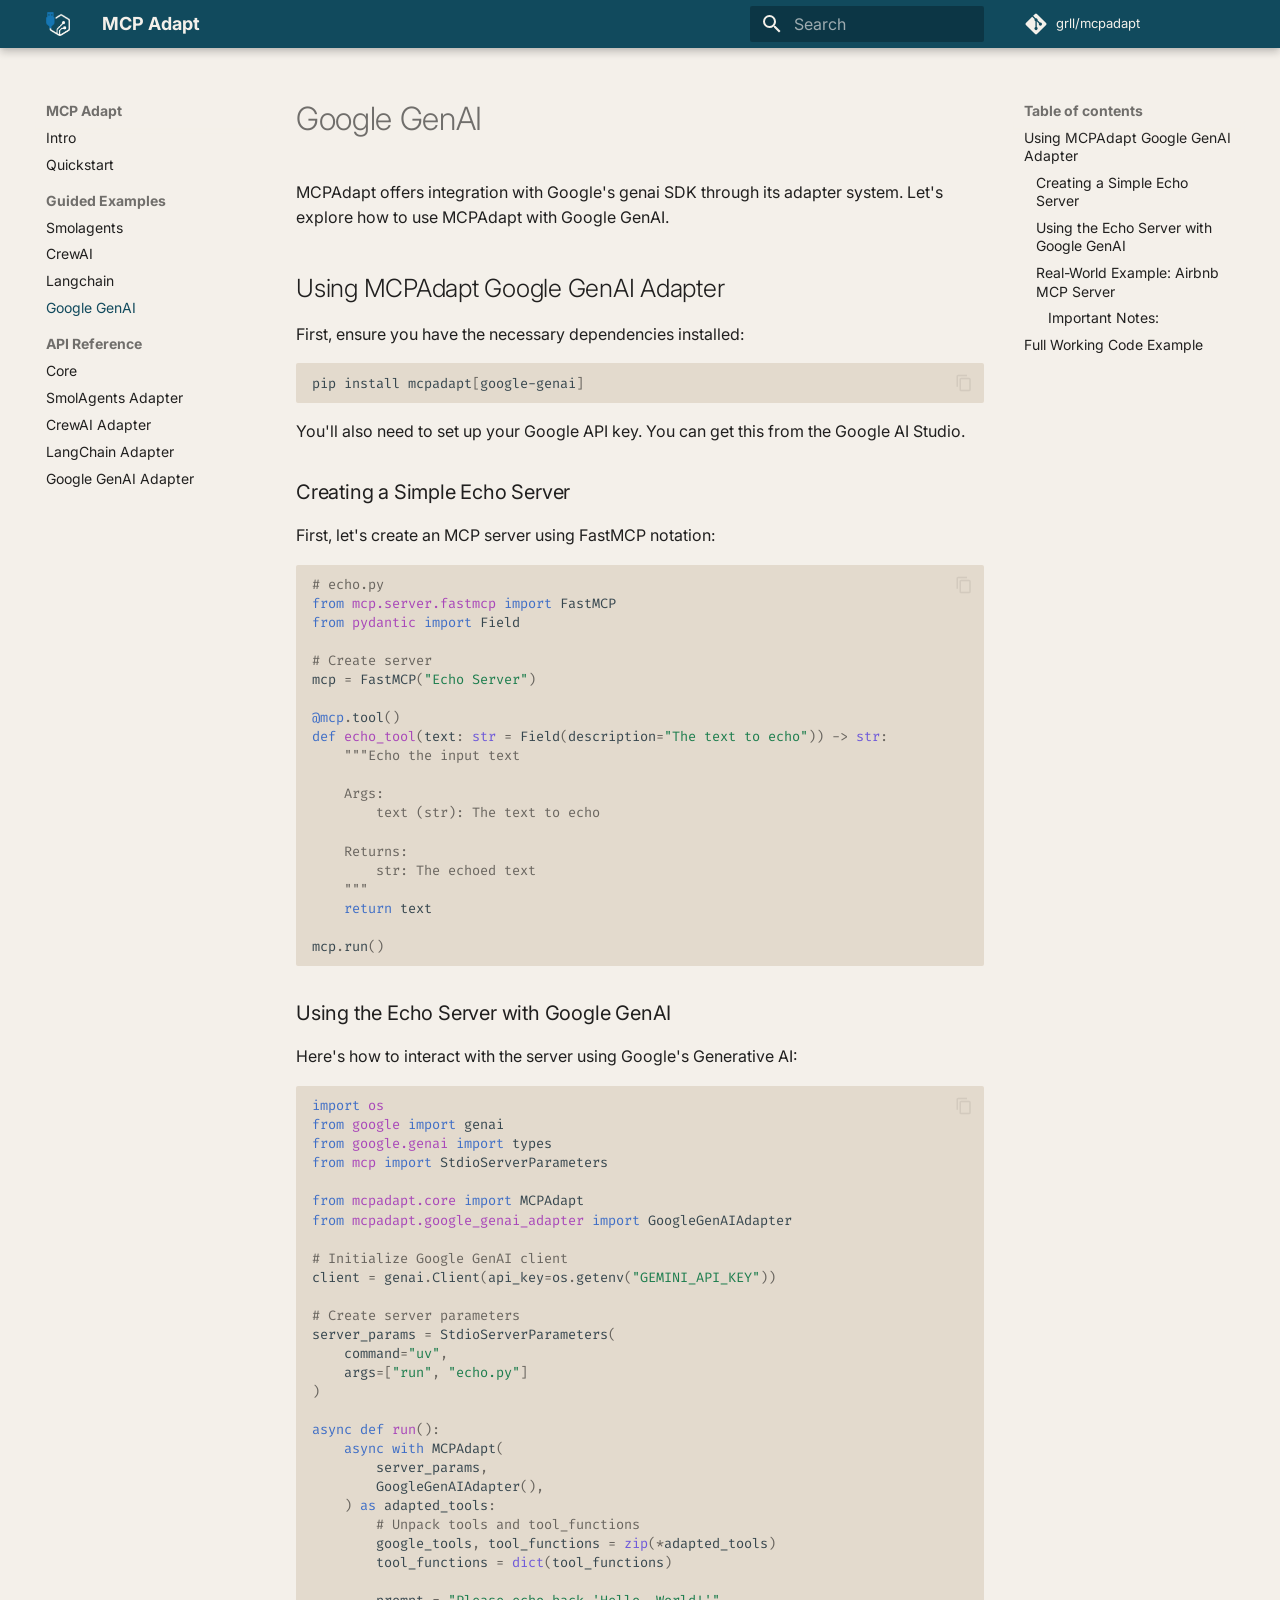
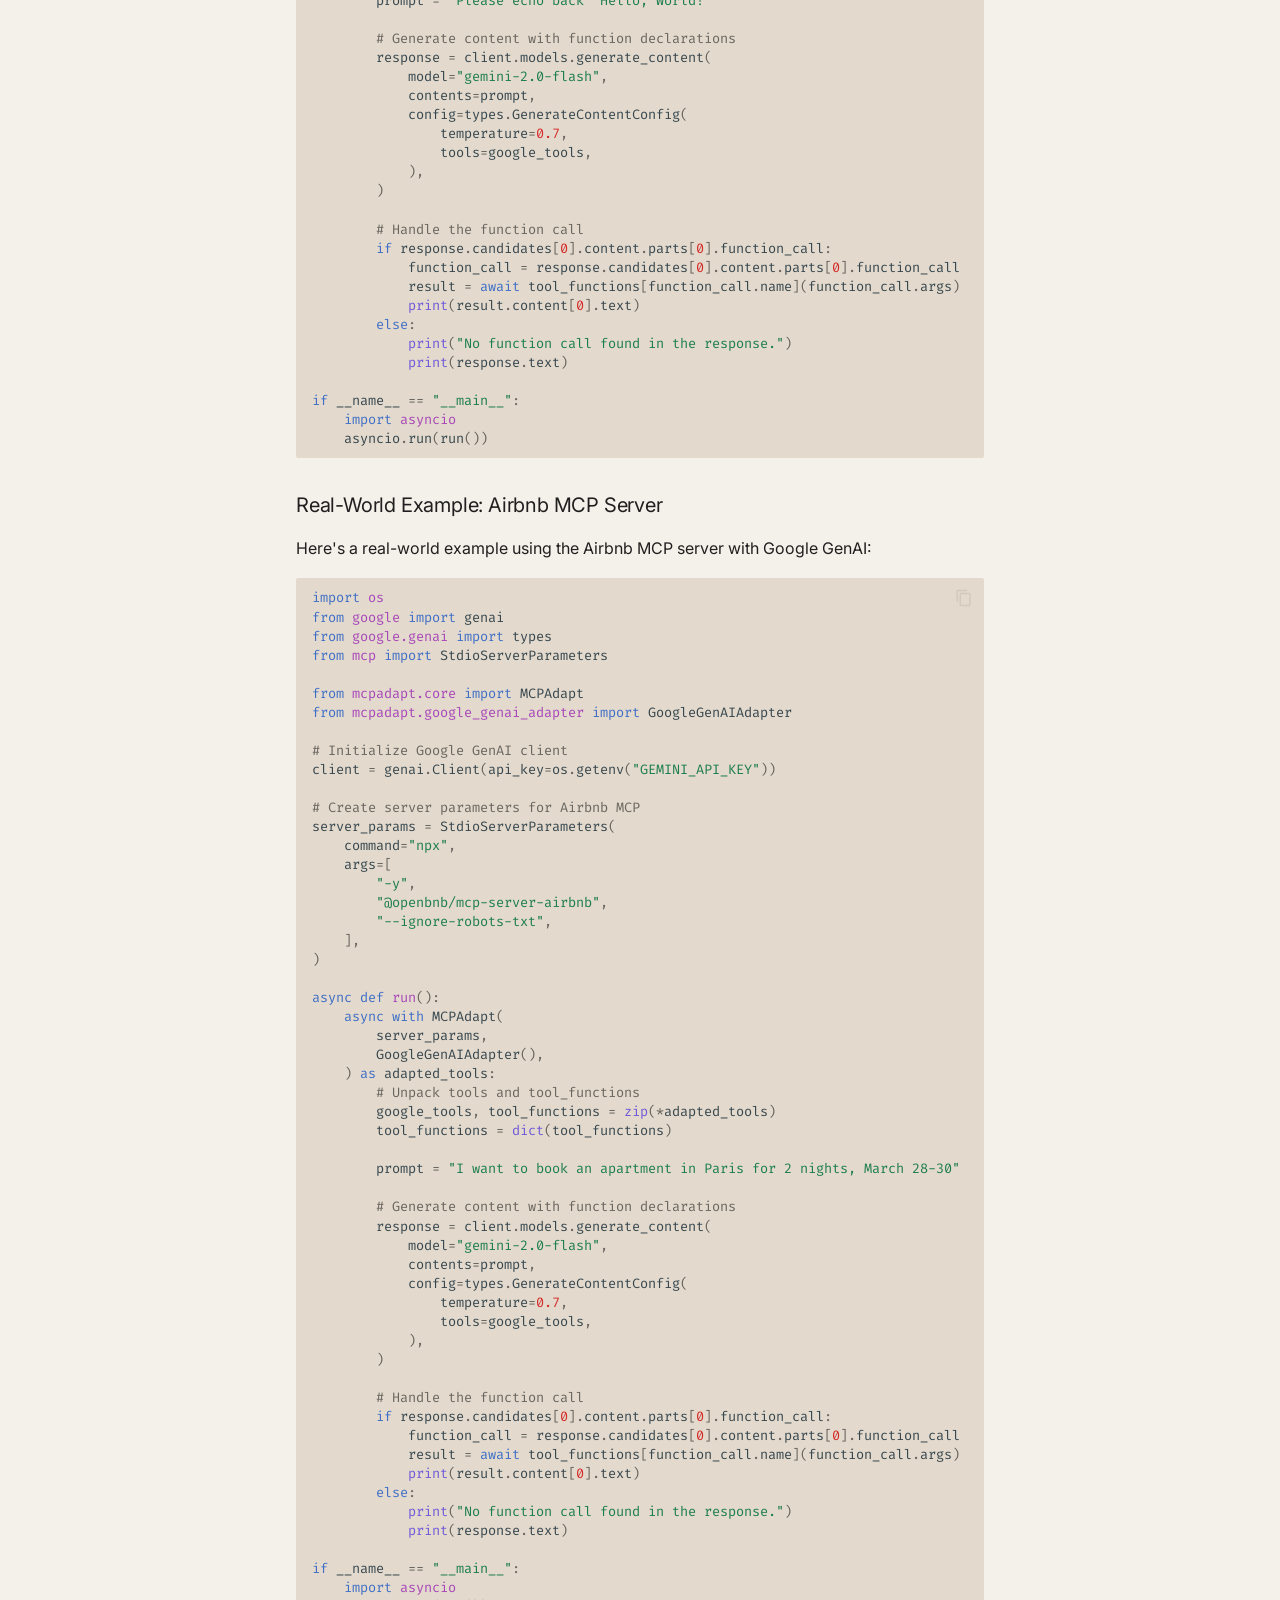
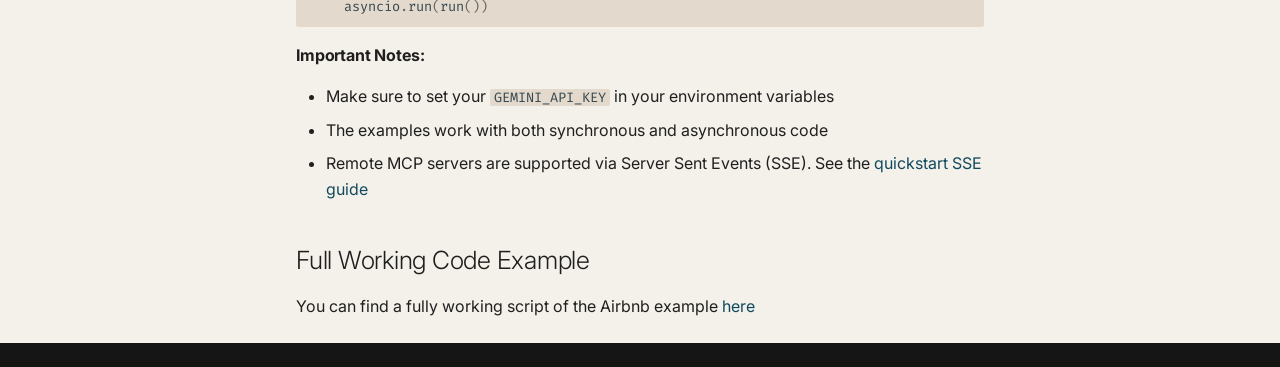
<file: guide/google-genai/index.html>
<!doctype html>
<html lang="en" class="no-js">
  <head>
    
      <meta charset="utf-8">
      <meta name="viewport" content="width=device-width,initial-scale=1">
      
      
      
      
        <link rel="prev" href="../langchain/">
      
      
        <link rel="next" href="../../ref/core/">
      
      
      <link rel="icon" href="../../images/favicon.ico">
      <meta name="generator" content="mkdocs-1.6.1, mkdocs-material-9.6.11">
    
    
      
        <title>Google GenAI - MCP Adapt</title>
      
    
    
      <link rel="stylesheet" href="../../assets/stylesheets/main.4af4bdda.min.css">
      
        
        <link rel="stylesheet" href="../../assets/stylesheets/palette.06af60db.min.css">
      
      


    
    
      
    
    
      
        
        
        <link rel="preconnect" href="https://fonts.gstatic.com" crossorigin>
        <link rel="stylesheet" href="https://fonts.googleapis.com/css?family=Inter:300,300i,400,400i,700,700i%7CFira+Code:400,400i,700,700i&display=fallback">
        <style>:root{--md-text-font:"Inter";--md-code-font:"Fira Code"}</style>
      
    
    
      <link rel="stylesheet" href="../../assets/_mkdocstrings.css">
    
      <link rel="stylesheet" href="../../stylesheets/extra.css">
    
    <script>__md_scope=new URL("../..",location),__md_hash=e=>[...e].reduce(((e,_)=>(e<<5)-e+_.charCodeAt(0)),0),__md_get=(e,_=localStorage,t=__md_scope)=>JSON.parse(_.getItem(t.pathname+"."+e)),__md_set=(e,_,t=localStorage,a=__md_scope)=>{try{t.setItem(a.pathname+"."+e,JSON.stringify(_))}catch(e){}}</script>
    
      

    
    
    
  </head>
  
  
    
    
    
    
    
    <body dir="ltr" data-md-color-scheme="default" data-md-color-primary="custom" data-md-color-accent="custom">
  
    
    <input class="md-toggle" data-md-toggle="drawer" type="checkbox" id="__drawer" autocomplete="off">
    <input class="md-toggle" data-md-toggle="search" type="checkbox" id="__search" autocomplete="off">
    <label class="md-overlay" for="__drawer"></label>
    <div data-md-component="skip">
      
        
        <a href="#google-genai" class="md-skip">
          Skip to content
        </a>
      
    </div>
    <div data-md-component="announce">
      
    </div>
    
    
      

  

<header class="md-header md-header--shadow" data-md-component="header">
  <nav class="md-header__inner md-grid" aria-label="Header">
    <a href="../.." title="MCP Adapt" class="md-header__button md-logo" aria-label="MCP Adapt" data-md-component="logo">
      
  <img src="../../assets/logo_dark_transparent_cropped.png" alt="logo">

    </a>
    <label class="md-header__button md-icon" for="__drawer">
      
      <svg xmlns="http://www.w3.org/2000/svg" viewBox="0 0 24 24"><path d="M3 6h18v2H3zm0 5h18v2H3zm0 5h18v2H3z"/></svg>
    </label>
    <div class="md-header__title" data-md-component="header-title">
      <div class="md-header__ellipsis">
        <div class="md-header__topic">
          <span class="md-ellipsis">
            MCP Adapt
          </span>
        </div>
        <div class="md-header__topic" data-md-component="header-topic">
          <span class="md-ellipsis">
            
              Google GenAI
            
          </span>
        </div>
      </div>
    </div>
    
      
    
    
    
    
      
      
        <label class="md-header__button md-icon" for="__search">
          
          <svg xmlns="http://www.w3.org/2000/svg" viewBox="0 0 24 24"><path d="M9.5 3A6.5 6.5 0 0 1 16 9.5c0 1.61-.59 3.09-1.56 4.23l.27.27h.79l5 5-1.5 1.5-5-5v-.79l-.27-.27A6.52 6.52 0 0 1 9.5 16 6.5 6.5 0 0 1 3 9.5 6.5 6.5 0 0 1 9.5 3m0 2C7 5 5 7 5 9.5S7 14 9.5 14 14 12 14 9.5 12 5 9.5 5"/></svg>
        </label>
        <div class="md-search" data-md-component="search" role="dialog">
  <label class="md-search__overlay" for="__search"></label>
  <div class="md-search__inner" role="search">
    <form class="md-search__form" name="search">
      <input type="text" class="md-search__input" name="query" aria-label="Search" placeholder="Search" autocapitalize="off" autocorrect="off" autocomplete="off" spellcheck="false" data-md-component="search-query" required>
      <label class="md-search__icon md-icon" for="__search">
        
        <svg xmlns="http://www.w3.org/2000/svg" viewBox="0 0 24 24"><path d="M9.5 3A6.5 6.5 0 0 1 16 9.5c0 1.61-.59 3.09-1.56 4.23l.27.27h.79l5 5-1.5 1.5-5-5v-.79l-.27-.27A6.52 6.52 0 0 1 9.5 16 6.5 6.5 0 0 1 3 9.5 6.5 6.5 0 0 1 9.5 3m0 2C7 5 5 7 5 9.5S7 14 9.5 14 14 12 14 9.5 12 5 9.5 5"/></svg>
        
        <svg xmlns="http://www.w3.org/2000/svg" viewBox="0 0 24 24"><path d="M20 11v2H8l5.5 5.5-1.42 1.42L4.16 12l7.92-7.92L13.5 5.5 8 11z"/></svg>
      </label>
      <nav class="md-search__options" aria-label="Search">
        
        <button type="reset" class="md-search__icon md-icon" title="Clear" aria-label="Clear" tabindex="-1">
          
          <svg xmlns="http://www.w3.org/2000/svg" viewBox="0 0 24 24"><path d="M19 6.41 17.59 5 12 10.59 6.41 5 5 6.41 10.59 12 5 17.59 6.41 19 12 13.41 17.59 19 19 17.59 13.41 12z"/></svg>
        </button>
      </nav>
      
    </form>
    <div class="md-search__output">
      <div class="md-search__scrollwrap" tabindex="0" data-md-scrollfix>
        <div class="md-search-result" data-md-component="search-result">
          <div class="md-search-result__meta">
            Initializing search
          </div>
          <ol class="md-search-result__list" role="presentation"></ol>
        </div>
      </div>
    </div>
  </div>
</div>
      
    
    
      <div class="md-header__source">
        <a href="https://github.com/grll/mcpadapt" title="Go to repository" class="md-source" data-md-component="source">
  <div class="md-source__icon md-icon">
    
    <svg xmlns="http://www.w3.org/2000/svg" viewBox="0 0 448 512"><!--! Font Awesome Free 6.7.2 by @fontawesome - https://fontawesome.com License - https://fontawesome.com/license/free (Icons: CC BY 4.0, Fonts: SIL OFL 1.1, Code: MIT License) Copyright 2024 Fonticons, Inc.--><path d="M439.55 236.05 244 40.45a28.87 28.87 0 0 0-40.81 0l-40.66 40.63 51.52 51.52c27.06-9.14 52.68 16.77 43.39 43.68l49.66 49.66c34.23-11.8 61.18 31 35.47 56.69-26.49 26.49-70.21-2.87-56-37.34L240.22 199v121.85c25.3 12.54 22.26 41.85 9.08 55a34.34 34.34 0 0 1-48.55 0c-17.57-17.6-11.07-46.91 11.25-56v-123c-20.8-8.51-24.6-30.74-18.64-45L142.57 101 8.45 235.14a28.86 28.86 0 0 0 0 40.81l195.61 195.6a28.86 28.86 0 0 0 40.8 0l194.69-194.69a28.86 28.86 0 0 0 0-40.81"/></svg>
  </div>
  <div class="md-source__repository">
    grll/mcpadapt
  </div>
</a>
      </div>
    
  </nav>
  
</header>
    
    <div class="md-container" data-md-component="container">
      
      
        
          
        
      
      <main class="md-main" data-md-component="main">
        <div class="md-main__inner md-grid">
          
            
              
              <div class="md-sidebar md-sidebar--primary" data-md-component="sidebar" data-md-type="navigation" >
                <div class="md-sidebar__scrollwrap">
                  <div class="md-sidebar__inner">
                    



<nav class="md-nav md-nav--primary" aria-label="Navigation" data-md-level="0">
  <label class="md-nav__title" for="__drawer">
    <a href="../.." title="MCP Adapt" class="md-nav__button md-logo" aria-label="MCP Adapt" data-md-component="logo">
      
  <img src="../../assets/logo_dark_transparent_cropped.png" alt="logo">

    </a>
    MCP Adapt
  </label>
  
    <div class="md-nav__source">
      <a href="https://github.com/grll/mcpadapt" title="Go to repository" class="md-source" data-md-component="source">
  <div class="md-source__icon md-icon">
    
    <svg xmlns="http://www.w3.org/2000/svg" viewBox="0 0 448 512"><!--! Font Awesome Free 6.7.2 by @fontawesome - https://fontawesome.com License - https://fontawesome.com/license/free (Icons: CC BY 4.0, Fonts: SIL OFL 1.1, Code: MIT License) Copyright 2024 Fonticons, Inc.--><path d="M439.55 236.05 244 40.45a28.87 28.87 0 0 0-40.81 0l-40.66 40.63 51.52 51.52c27.06-9.14 52.68 16.77 43.39 43.68l49.66 49.66c34.23-11.8 61.18 31 35.47 56.69-26.49 26.49-70.21-2.87-56-37.34L240.22 199v121.85c25.3 12.54 22.26 41.85 9.08 55a34.34 34.34 0 0 1-48.55 0c-17.57-17.6-11.07-46.91 11.25-56v-123c-20.8-8.51-24.6-30.74-18.64-45L142.57 101 8.45 235.14a28.86 28.86 0 0 0 0 40.81l195.61 195.6a28.86 28.86 0 0 0 40.8 0l194.69-194.69a28.86 28.86 0 0 0 0-40.81"/></svg>
  </div>
  <div class="md-source__repository">
    grll/mcpadapt
  </div>
</a>
    </div>
  
  <ul class="md-nav__list" data-md-scrollfix>
    
      
      
  
  
  
  
    <li class="md-nav__item">
      <a href="../.." class="md-nav__link">
        
  
  
  <span class="md-ellipsis">
    Intro
    
  </span>
  

      </a>
    </li>
  

    
      
      
  
  
  
  
    <li class="md-nav__item">
      <a href="../../quickstart/" class="md-nav__link">
        
  
  
  <span class="md-ellipsis">
    Quickstart
    
  </span>
  

      </a>
    </li>
  

    
      
      
  
  
    
  
  
  
    
    
    
    
      
        
        
      
    
    
    <li class="md-nav__item md-nav__item--active md-nav__item--section md-nav__item--nested">
      
        
        
        <input class="md-nav__toggle md-toggle " type="checkbox" id="__nav_3" checked>
        
          
          <label class="md-nav__link" for="__nav_3" id="__nav_3_label" tabindex="">
            
  
  
  <span class="md-ellipsis">
    Guided Examples
    
  </span>
  

            <span class="md-nav__icon md-icon"></span>
          </label>
        
        <nav class="md-nav" data-md-level="1" aria-labelledby="__nav_3_label" aria-expanded="true">
          <label class="md-nav__title" for="__nav_3">
            <span class="md-nav__icon md-icon"></span>
            Guided Examples
          </label>
          <ul class="md-nav__list" data-md-scrollfix>
            
              
                
  
  
  
  
    <li class="md-nav__item">
      <a href="../smolagents/" class="md-nav__link">
        
  
  
  <span class="md-ellipsis">
    Smolagents
    
  </span>
  

      </a>
    </li>
  

              
            
              
                
  
  
  
  
    <li class="md-nav__item">
      <a href="../crewai/" class="md-nav__link">
        
  
  
  <span class="md-ellipsis">
    CrewAI
    
  </span>
  

      </a>
    </li>
  

              
            
              
                
  
  
  
  
    <li class="md-nav__item">
      <a href="../langchain/" class="md-nav__link">
        
  
  
  <span class="md-ellipsis">
    Langchain
    
  </span>
  

      </a>
    </li>
  

              
            
              
                
  
  
    
  
  
  
    <li class="md-nav__item md-nav__item--active">
      
      <input class="md-nav__toggle md-toggle" type="checkbox" id="__toc">
      
      
        
      
      
        <label class="md-nav__link md-nav__link--active" for="__toc">
          
  
  
  <span class="md-ellipsis">
    Google GenAI
    
  </span>
  

          <span class="md-nav__icon md-icon"></span>
        </label>
      
      <a href="./" class="md-nav__link md-nav__link--active">
        
  
  
  <span class="md-ellipsis">
    Google GenAI
    
  </span>
  

      </a>
      
        

<nav class="md-nav md-nav--secondary" aria-label="Table of contents">
  
  
  
    
  
  
    <label class="md-nav__title" for="__toc">
      <span class="md-nav__icon md-icon"></span>
      Table of contents
    </label>
    <ul class="md-nav__list" data-md-component="toc" data-md-scrollfix>
      
        <li class="md-nav__item">
  <a href="#using-mcpadapt-google-genai-adapter" class="md-nav__link">
    <span class="md-ellipsis">
      Using MCPAdapt Google GenAI Adapter
    </span>
  </a>
  
    <nav class="md-nav" aria-label="Using MCPAdapt Google GenAI Adapter">
      <ul class="md-nav__list">
        
          <li class="md-nav__item">
  <a href="#creating-a-simple-echo-server" class="md-nav__link">
    <span class="md-ellipsis">
      Creating a Simple Echo Server
    </span>
  </a>
  
</li>
        
          <li class="md-nav__item">
  <a href="#using-the-echo-server-with-google-genai" class="md-nav__link">
    <span class="md-ellipsis">
      Using the Echo Server with Google GenAI
    </span>
  </a>
  
</li>
        
          <li class="md-nav__item">
  <a href="#real-world-example-airbnb-mcp-server" class="md-nav__link">
    <span class="md-ellipsis">
      Real-World Example: Airbnb MCP Server
    </span>
  </a>
  
    <nav class="md-nav" aria-label="Real-World Example: Airbnb MCP Server">
      <ul class="md-nav__list">
        
          <li class="md-nav__item">
  <a href="#important-notes" class="md-nav__link">
    <span class="md-ellipsis">
      Important Notes:
    </span>
  </a>
  
</li>
        
      </ul>
    </nav>
  
</li>
        
      </ul>
    </nav>
  
</li>
      
        <li class="md-nav__item">
  <a href="#full-working-code-example" class="md-nav__link">
    <span class="md-ellipsis">
      Full Working Code Example
    </span>
  </a>
  
</li>
      
    </ul>
  
</nav>
      
    </li>
  

              
            
          </ul>
        </nav>
      
    </li>
  

    
      
      
  
  
  
  
    
    
    
    
      
        
        
      
    
    
    <li class="md-nav__item md-nav__item--section md-nav__item--nested">
      
        
        
          
        
        <input class="md-nav__toggle md-toggle md-toggle--indeterminate" type="checkbox" id="__nav_4" >
        
          
          <label class="md-nav__link" for="__nav_4" id="__nav_4_label" tabindex="">
            
  
  
  <span class="md-ellipsis">
    API Reference
    
  </span>
  

            <span class="md-nav__icon md-icon"></span>
          </label>
        
        <nav class="md-nav" data-md-level="1" aria-labelledby="__nav_4_label" aria-expanded="false">
          <label class="md-nav__title" for="__nav_4">
            <span class="md-nav__icon md-icon"></span>
            API Reference
          </label>
          <ul class="md-nav__list" data-md-scrollfix>
            
              
                
  
  
  
  
    <li class="md-nav__item">
      <a href="../../ref/core/" class="md-nav__link">
        
  
  
  <span class="md-ellipsis">
    Core
    
  </span>
  

      </a>
    </li>
  

              
            
              
                
  
  
  
  
    <li class="md-nav__item">
      <a href="../../ref/smolagents_adapter/" class="md-nav__link">
        
  
  
  <span class="md-ellipsis">
    SmolAgents Adapter
    
  </span>
  

      </a>
    </li>
  

              
            
              
                
  
  
  
  
    <li class="md-nav__item">
      <a href="../../ref/crewai_adapter/" class="md-nav__link">
        
  
  
  <span class="md-ellipsis">
    CrewAI Adapter
    
  </span>
  

      </a>
    </li>
  

              
            
              
                
  
  
  
  
    <li class="md-nav__item">
      <a href="../../ref/langchain_adapter/" class="md-nav__link">
        
  
  
  <span class="md-ellipsis">
    LangChain Adapter
    
  </span>
  

      </a>
    </li>
  

              
            
              
                
  
  
  
  
    <li class="md-nav__item">
      <a href="../../ref/google_genai_adapter/" class="md-nav__link">
        
  
  
  <span class="md-ellipsis">
    Google GenAI Adapter
    
  </span>
  

      </a>
    </li>
  

              
            
          </ul>
        </nav>
      
    </li>
  

    
  </ul>
</nav>
                  </div>
                </div>
              </div>
            
            
              
              <div class="md-sidebar md-sidebar--secondary" data-md-component="sidebar" data-md-type="toc" >
                <div class="md-sidebar__scrollwrap">
                  <div class="md-sidebar__inner">
                    

<nav class="md-nav md-nav--secondary" aria-label="Table of contents">
  
  
  
    
  
  
    <label class="md-nav__title" for="__toc">
      <span class="md-nav__icon md-icon"></span>
      Table of contents
    </label>
    <ul class="md-nav__list" data-md-component="toc" data-md-scrollfix>
      
        <li class="md-nav__item">
  <a href="#using-mcpadapt-google-genai-adapter" class="md-nav__link">
    <span class="md-ellipsis">
      Using MCPAdapt Google GenAI Adapter
    </span>
  </a>
  
    <nav class="md-nav" aria-label="Using MCPAdapt Google GenAI Adapter">
      <ul class="md-nav__list">
        
          <li class="md-nav__item">
  <a href="#creating-a-simple-echo-server" class="md-nav__link">
    <span class="md-ellipsis">
      Creating a Simple Echo Server
    </span>
  </a>
  
</li>
        
          <li class="md-nav__item">
  <a href="#using-the-echo-server-with-google-genai" class="md-nav__link">
    <span class="md-ellipsis">
      Using the Echo Server with Google GenAI
    </span>
  </a>
  
</li>
        
          <li class="md-nav__item">
  <a href="#real-world-example-airbnb-mcp-server" class="md-nav__link">
    <span class="md-ellipsis">
      Real-World Example: Airbnb MCP Server
    </span>
  </a>
  
    <nav class="md-nav" aria-label="Real-World Example: Airbnb MCP Server">
      <ul class="md-nav__list">
        
          <li class="md-nav__item">
  <a href="#important-notes" class="md-nav__link">
    <span class="md-ellipsis">
      Important Notes:
    </span>
  </a>
  
</li>
        
      </ul>
    </nav>
  
</li>
        
      </ul>
    </nav>
  
</li>
      
        <li class="md-nav__item">
  <a href="#full-working-code-example" class="md-nav__link">
    <span class="md-ellipsis">
      Full Working Code Example
    </span>
  </a>
  
</li>
      
    </ul>
  
</nav>
                  </div>
                </div>
              </div>
            
          
          
            <div class="md-content" data-md-component="content">
              <article class="md-content__inner md-typeset">
                
                  


  
  


<h1 id="google-genai">Google GenAI</h1>
<p>MCPAdapt offers integration with Google's genai SDK through its adapter system. Let's explore how to use MCPAdapt with Google GenAI.</p>
<h2 id="using-mcpadapt-google-genai-adapter">Using MCPAdapt Google GenAI Adapter</h2>
<p>First, ensure you have the necessary dependencies installed:</p>
<div class="language-bash highlight"><pre><span></span><code><span id="__span-0-1"><a id="__codelineno-0-1" name="__codelineno-0-1" href="#__codelineno-0-1"></a>pip<span class="w"> </span>install<span class="w"> </span>mcpadapt<span class="o">[</span>google-genai<span class="o">]</span>
</span></code></pre></div>
<p>You'll also need to set up your Google API key. You can get this from the Google AI Studio.</p>
<h3 id="creating-a-simple-echo-server">Creating a Simple Echo Server</h3>
<p>First, let's create an MCP server using FastMCP notation:</p>
<div class="language-python highlight"><pre><span></span><code><span id="__span-1-1"><a id="__codelineno-1-1" name="__codelineno-1-1" href="#__codelineno-1-1"></a><span class="c1"># echo.py</span>
</span><span id="__span-1-2"><a id="__codelineno-1-2" name="__codelineno-1-2" href="#__codelineno-1-2"></a><span class="kn">from</span><span class="w"> </span><span class="nn">mcp.server.fastmcp</span><span class="w"> </span><span class="kn">import</span> <span class="n">FastMCP</span>
</span><span id="__span-1-3"><a id="__codelineno-1-3" name="__codelineno-1-3" href="#__codelineno-1-3"></a><span class="kn">from</span><span class="w"> </span><span class="nn">pydantic</span><span class="w"> </span><span class="kn">import</span> <span class="n">Field</span>
</span><span id="__span-1-4"><a id="__codelineno-1-4" name="__codelineno-1-4" href="#__codelineno-1-4"></a>
</span><span id="__span-1-5"><a id="__codelineno-1-5" name="__codelineno-1-5" href="#__codelineno-1-5"></a><span class="c1"># Create server</span>
</span><span id="__span-1-6"><a id="__codelineno-1-6" name="__codelineno-1-6" href="#__codelineno-1-6"></a><span class="n">mcp</span> <span class="o">=</span> <span class="n">FastMCP</span><span class="p">(</span><span class="s2">&quot;Echo Server&quot;</span><span class="p">)</span>
</span><span id="__span-1-7"><a id="__codelineno-1-7" name="__codelineno-1-7" href="#__codelineno-1-7"></a>
</span><span id="__span-1-8"><a id="__codelineno-1-8" name="__codelineno-1-8" href="#__codelineno-1-8"></a><span class="nd">@mcp</span><span class="o">.</span><span class="n">tool</span><span class="p">()</span>
</span><span id="__span-1-9"><a id="__codelineno-1-9" name="__codelineno-1-9" href="#__codelineno-1-9"></a><span class="k">def</span><span class="w"> </span><span class="nf">echo_tool</span><span class="p">(</span><span class="n">text</span><span class="p">:</span> <span class="nb">str</span> <span class="o">=</span> <span class="n">Field</span><span class="p">(</span><span class="n">description</span><span class="o">=</span><span class="s2">&quot;The text to echo&quot;</span><span class="p">))</span> <span class="o">-&gt;</span> <span class="nb">str</span><span class="p">:</span>
</span><span id="__span-1-10"><a id="__codelineno-1-10" name="__codelineno-1-10" href="#__codelineno-1-10"></a><span class="w">    </span><span class="sd">&quot;&quot;&quot;Echo the input text</span>
</span><span id="__span-1-11"><a id="__codelineno-1-11" name="__codelineno-1-11" href="#__codelineno-1-11"></a>
</span><span id="__span-1-12"><a id="__codelineno-1-12" name="__codelineno-1-12" href="#__codelineno-1-12"></a><span class="sd">    Args:</span>
</span><span id="__span-1-13"><a id="__codelineno-1-13" name="__codelineno-1-13" href="#__codelineno-1-13"></a><span class="sd">        text (str): The text to echo</span>
</span><span id="__span-1-14"><a id="__codelineno-1-14" name="__codelineno-1-14" href="#__codelineno-1-14"></a>
</span><span id="__span-1-15"><a id="__codelineno-1-15" name="__codelineno-1-15" href="#__codelineno-1-15"></a><span class="sd">    Returns:</span>
</span><span id="__span-1-16"><a id="__codelineno-1-16" name="__codelineno-1-16" href="#__codelineno-1-16"></a><span class="sd">        str: The echoed text</span>
</span><span id="__span-1-17"><a id="__codelineno-1-17" name="__codelineno-1-17" href="#__codelineno-1-17"></a><span class="sd">    &quot;&quot;&quot;</span>
</span><span id="__span-1-18"><a id="__codelineno-1-18" name="__codelineno-1-18" href="#__codelineno-1-18"></a>    <span class="k">return</span> <span class="n">text</span>
</span><span id="__span-1-19"><a id="__codelineno-1-19" name="__codelineno-1-19" href="#__codelineno-1-19"></a>
</span><span id="__span-1-20"><a id="__codelineno-1-20" name="__codelineno-1-20" href="#__codelineno-1-20"></a><span class="n">mcp</span><span class="o">.</span><span class="n">run</span><span class="p">()</span>
</span></code></pre></div>
<h3 id="using-the-echo-server-with-google-genai">Using the Echo Server with Google GenAI</h3>
<p>Here's how to interact with the server using Google's Generative AI:</p>
<div class="language-python highlight"><pre><span></span><code><span id="__span-2-1"><a id="__codelineno-2-1" name="__codelineno-2-1" href="#__codelineno-2-1"></a><span class="kn">import</span><span class="w"> </span><span class="nn">os</span>
</span><span id="__span-2-2"><a id="__codelineno-2-2" name="__codelineno-2-2" href="#__codelineno-2-2"></a><span class="kn">from</span><span class="w"> </span><span class="nn">google</span><span class="w"> </span><span class="kn">import</span> <span class="n">genai</span>
</span><span id="__span-2-3"><a id="__codelineno-2-3" name="__codelineno-2-3" href="#__codelineno-2-3"></a><span class="kn">from</span><span class="w"> </span><span class="nn">google.genai</span><span class="w"> </span><span class="kn">import</span> <span class="n">types</span>
</span><span id="__span-2-4"><a id="__codelineno-2-4" name="__codelineno-2-4" href="#__codelineno-2-4"></a><span class="kn">from</span><span class="w"> </span><span class="nn">mcp</span><span class="w"> </span><span class="kn">import</span> <span class="n">StdioServerParameters</span>
</span><span id="__span-2-5"><a id="__codelineno-2-5" name="__codelineno-2-5" href="#__codelineno-2-5"></a>
</span><span id="__span-2-6"><a id="__codelineno-2-6" name="__codelineno-2-6" href="#__codelineno-2-6"></a><span class="kn">from</span><span class="w"> </span><span class="nn">mcpadapt.core</span><span class="w"> </span><span class="kn">import</span> <span class="n">MCPAdapt</span>
</span><span id="__span-2-7"><a id="__codelineno-2-7" name="__codelineno-2-7" href="#__codelineno-2-7"></a><span class="kn">from</span><span class="w"> </span><span class="nn">mcpadapt.google_genai_adapter</span><span class="w"> </span><span class="kn">import</span> <span class="n">GoogleGenAIAdapter</span>
</span><span id="__span-2-8"><a id="__codelineno-2-8" name="__codelineno-2-8" href="#__codelineno-2-8"></a>
</span><span id="__span-2-9"><a id="__codelineno-2-9" name="__codelineno-2-9" href="#__codelineno-2-9"></a><span class="c1"># Initialize Google GenAI client</span>
</span><span id="__span-2-10"><a id="__codelineno-2-10" name="__codelineno-2-10" href="#__codelineno-2-10"></a><span class="n">client</span> <span class="o">=</span> <span class="n">genai</span><span class="o">.</span><span class="n">Client</span><span class="p">(</span><span class="n">api_key</span><span class="o">=</span><span class="n">os</span><span class="o">.</span><span class="n">getenv</span><span class="p">(</span><span class="s2">&quot;GEMINI_API_KEY&quot;</span><span class="p">))</span>
</span><span id="__span-2-11"><a id="__codelineno-2-11" name="__codelineno-2-11" href="#__codelineno-2-11"></a>
</span><span id="__span-2-12"><a id="__codelineno-2-12" name="__codelineno-2-12" href="#__codelineno-2-12"></a><span class="c1"># Create server parameters</span>
</span><span id="__span-2-13"><a id="__codelineno-2-13" name="__codelineno-2-13" href="#__codelineno-2-13"></a><span class="n">server_params</span> <span class="o">=</span> <span class="n">StdioServerParameters</span><span class="p">(</span>
</span><span id="__span-2-14"><a id="__codelineno-2-14" name="__codelineno-2-14" href="#__codelineno-2-14"></a>    <span class="n">command</span><span class="o">=</span><span class="s2">&quot;uv&quot;</span><span class="p">,</span>
</span><span id="__span-2-15"><a id="__codelineno-2-15" name="__codelineno-2-15" href="#__codelineno-2-15"></a>    <span class="n">args</span><span class="o">=</span><span class="p">[</span><span class="s2">&quot;run&quot;</span><span class="p">,</span> <span class="s2">&quot;echo.py&quot;</span><span class="p">]</span>
</span><span id="__span-2-16"><a id="__codelineno-2-16" name="__codelineno-2-16" href="#__codelineno-2-16"></a><span class="p">)</span>
</span><span id="__span-2-17"><a id="__codelineno-2-17" name="__codelineno-2-17" href="#__codelineno-2-17"></a>
</span><span id="__span-2-18"><a id="__codelineno-2-18" name="__codelineno-2-18" href="#__codelineno-2-18"></a><span class="k">async</span> <span class="k">def</span><span class="w"> </span><span class="nf">run</span><span class="p">():</span>
</span><span id="__span-2-19"><a id="__codelineno-2-19" name="__codelineno-2-19" href="#__codelineno-2-19"></a>    <span class="k">async</span> <span class="k">with</span> <span class="n">MCPAdapt</span><span class="p">(</span>
</span><span id="__span-2-20"><a id="__codelineno-2-20" name="__codelineno-2-20" href="#__codelineno-2-20"></a>        <span class="n">server_params</span><span class="p">,</span>
</span><span id="__span-2-21"><a id="__codelineno-2-21" name="__codelineno-2-21" href="#__codelineno-2-21"></a>        <span class="n">GoogleGenAIAdapter</span><span class="p">(),</span>
</span><span id="__span-2-22"><a id="__codelineno-2-22" name="__codelineno-2-22" href="#__codelineno-2-22"></a>    <span class="p">)</span> <span class="k">as</span> <span class="n">adapted_tools</span><span class="p">:</span>
</span><span id="__span-2-23"><a id="__codelineno-2-23" name="__codelineno-2-23" href="#__codelineno-2-23"></a>        <span class="c1"># Unpack tools and tool_functions</span>
</span><span id="__span-2-24"><a id="__codelineno-2-24" name="__codelineno-2-24" href="#__codelineno-2-24"></a>        <span class="n">google_tools</span><span class="p">,</span> <span class="n">tool_functions</span> <span class="o">=</span> <span class="nb">zip</span><span class="p">(</span><span class="o">*</span><span class="n">adapted_tools</span><span class="p">)</span>
</span><span id="__span-2-25"><a id="__codelineno-2-25" name="__codelineno-2-25" href="#__codelineno-2-25"></a>        <span class="n">tool_functions</span> <span class="o">=</span> <span class="nb">dict</span><span class="p">(</span><span class="n">tool_functions</span><span class="p">)</span>
</span><span id="__span-2-26"><a id="__codelineno-2-26" name="__codelineno-2-26" href="#__codelineno-2-26"></a>
</span><span id="__span-2-27"><a id="__codelineno-2-27" name="__codelineno-2-27" href="#__codelineno-2-27"></a>        <span class="n">prompt</span> <span class="o">=</span> <span class="s2">&quot;Please echo back &#39;Hello, World!&#39;&quot;</span>
</span><span id="__span-2-28"><a id="__codelineno-2-28" name="__codelineno-2-28" href="#__codelineno-2-28"></a>
</span><span id="__span-2-29"><a id="__codelineno-2-29" name="__codelineno-2-29" href="#__codelineno-2-29"></a>        <span class="c1"># Generate content with function declarations</span>
</span><span id="__span-2-30"><a id="__codelineno-2-30" name="__codelineno-2-30" href="#__codelineno-2-30"></a>        <span class="n">response</span> <span class="o">=</span> <span class="n">client</span><span class="o">.</span><span class="n">models</span><span class="o">.</span><span class="n">generate_content</span><span class="p">(</span>
</span><span id="__span-2-31"><a id="__codelineno-2-31" name="__codelineno-2-31" href="#__codelineno-2-31"></a>            <span class="n">model</span><span class="o">=</span><span class="s2">&quot;gemini-2.0-flash&quot;</span><span class="p">,</span>
</span><span id="__span-2-32"><a id="__codelineno-2-32" name="__codelineno-2-32" href="#__codelineno-2-32"></a>            <span class="n">contents</span><span class="o">=</span><span class="n">prompt</span><span class="p">,</span>
</span><span id="__span-2-33"><a id="__codelineno-2-33" name="__codelineno-2-33" href="#__codelineno-2-33"></a>            <span class="n">config</span><span class="o">=</span><span class="n">types</span><span class="o">.</span><span class="n">GenerateContentConfig</span><span class="p">(</span>
</span><span id="__span-2-34"><a id="__codelineno-2-34" name="__codelineno-2-34" href="#__codelineno-2-34"></a>                <span class="n">temperature</span><span class="o">=</span><span class="mf">0.7</span><span class="p">,</span>
</span><span id="__span-2-35"><a id="__codelineno-2-35" name="__codelineno-2-35" href="#__codelineno-2-35"></a>                <span class="n">tools</span><span class="o">=</span><span class="n">google_tools</span><span class="p">,</span>
</span><span id="__span-2-36"><a id="__codelineno-2-36" name="__codelineno-2-36" href="#__codelineno-2-36"></a>            <span class="p">),</span>
</span><span id="__span-2-37"><a id="__codelineno-2-37" name="__codelineno-2-37" href="#__codelineno-2-37"></a>        <span class="p">)</span>
</span><span id="__span-2-38"><a id="__codelineno-2-38" name="__codelineno-2-38" href="#__codelineno-2-38"></a>
</span><span id="__span-2-39"><a id="__codelineno-2-39" name="__codelineno-2-39" href="#__codelineno-2-39"></a>        <span class="c1"># Handle the function call</span>
</span><span id="__span-2-40"><a id="__codelineno-2-40" name="__codelineno-2-40" href="#__codelineno-2-40"></a>        <span class="k">if</span> <span class="n">response</span><span class="o">.</span><span class="n">candidates</span><span class="p">[</span><span class="mi">0</span><span class="p">]</span><span class="o">.</span><span class="n">content</span><span class="o">.</span><span class="n">parts</span><span class="p">[</span><span class="mi">0</span><span class="p">]</span><span class="o">.</span><span class="n">function_call</span><span class="p">:</span>
</span><span id="__span-2-41"><a id="__codelineno-2-41" name="__codelineno-2-41" href="#__codelineno-2-41"></a>            <span class="n">function_call</span> <span class="o">=</span> <span class="n">response</span><span class="o">.</span><span class="n">candidates</span><span class="p">[</span><span class="mi">0</span><span class="p">]</span><span class="o">.</span><span class="n">content</span><span class="o">.</span><span class="n">parts</span><span class="p">[</span><span class="mi">0</span><span class="p">]</span><span class="o">.</span><span class="n">function_call</span>
</span><span id="__span-2-42"><a id="__codelineno-2-42" name="__codelineno-2-42" href="#__codelineno-2-42"></a>            <span class="n">result</span> <span class="o">=</span> <span class="k">await</span> <span class="n">tool_functions</span><span class="p">[</span><span class="n">function_call</span><span class="o">.</span><span class="n">name</span><span class="p">](</span><span class="n">function_call</span><span class="o">.</span><span class="n">args</span><span class="p">)</span>
</span><span id="__span-2-43"><a id="__codelineno-2-43" name="__codelineno-2-43" href="#__codelineno-2-43"></a>            <span class="nb">print</span><span class="p">(</span><span class="n">result</span><span class="o">.</span><span class="n">content</span><span class="p">[</span><span class="mi">0</span><span class="p">]</span><span class="o">.</span><span class="n">text</span><span class="p">)</span>
</span><span id="__span-2-44"><a id="__codelineno-2-44" name="__codelineno-2-44" href="#__codelineno-2-44"></a>        <span class="k">else</span><span class="p">:</span>
</span><span id="__span-2-45"><a id="__codelineno-2-45" name="__codelineno-2-45" href="#__codelineno-2-45"></a>            <span class="nb">print</span><span class="p">(</span><span class="s2">&quot;No function call found in the response.&quot;</span><span class="p">)</span>
</span><span id="__span-2-46"><a id="__codelineno-2-46" name="__codelineno-2-46" href="#__codelineno-2-46"></a>            <span class="nb">print</span><span class="p">(</span><span class="n">response</span><span class="o">.</span><span class="n">text</span><span class="p">)</span>
</span><span id="__span-2-47"><a id="__codelineno-2-47" name="__codelineno-2-47" href="#__codelineno-2-47"></a>
</span><span id="__span-2-48"><a id="__codelineno-2-48" name="__codelineno-2-48" href="#__codelineno-2-48"></a><span class="k">if</span> <span class="vm">__name__</span> <span class="o">==</span> <span class="s2">&quot;__main__&quot;</span><span class="p">:</span>
</span><span id="__span-2-49"><a id="__codelineno-2-49" name="__codelineno-2-49" href="#__codelineno-2-49"></a>    <span class="kn">import</span><span class="w"> </span><span class="nn">asyncio</span>
</span><span id="__span-2-50"><a id="__codelineno-2-50" name="__codelineno-2-50" href="#__codelineno-2-50"></a>    <span class="n">asyncio</span><span class="o">.</span><span class="n">run</span><span class="p">(</span><span class="n">run</span><span class="p">())</span>
</span></code></pre></div>
<h3 id="real-world-example-airbnb-mcp-server">Real-World Example: Airbnb MCP Server</h3>
<p>Here's a real-world example using the Airbnb MCP server with Google GenAI:</p>
<div class="language-python highlight"><pre><span></span><code><span id="__span-3-1"><a id="__codelineno-3-1" name="__codelineno-3-1" href="#__codelineno-3-1"></a><span class="kn">import</span><span class="w"> </span><span class="nn">os</span>
</span><span id="__span-3-2"><a id="__codelineno-3-2" name="__codelineno-3-2" href="#__codelineno-3-2"></a><span class="kn">from</span><span class="w"> </span><span class="nn">google</span><span class="w"> </span><span class="kn">import</span> <span class="n">genai</span>
</span><span id="__span-3-3"><a id="__codelineno-3-3" name="__codelineno-3-3" href="#__codelineno-3-3"></a><span class="kn">from</span><span class="w"> </span><span class="nn">google.genai</span><span class="w"> </span><span class="kn">import</span> <span class="n">types</span>
</span><span id="__span-3-4"><a id="__codelineno-3-4" name="__codelineno-3-4" href="#__codelineno-3-4"></a><span class="kn">from</span><span class="w"> </span><span class="nn">mcp</span><span class="w"> </span><span class="kn">import</span> <span class="n">StdioServerParameters</span>
</span><span id="__span-3-5"><a id="__codelineno-3-5" name="__codelineno-3-5" href="#__codelineno-3-5"></a>
</span><span id="__span-3-6"><a id="__codelineno-3-6" name="__codelineno-3-6" href="#__codelineno-3-6"></a><span class="kn">from</span><span class="w"> </span><span class="nn">mcpadapt.core</span><span class="w"> </span><span class="kn">import</span> <span class="n">MCPAdapt</span>
</span><span id="__span-3-7"><a id="__codelineno-3-7" name="__codelineno-3-7" href="#__codelineno-3-7"></a><span class="kn">from</span><span class="w"> </span><span class="nn">mcpadapt.google_genai_adapter</span><span class="w"> </span><span class="kn">import</span> <span class="n">GoogleGenAIAdapter</span>
</span><span id="__span-3-8"><a id="__codelineno-3-8" name="__codelineno-3-8" href="#__codelineno-3-8"></a>
</span><span id="__span-3-9"><a id="__codelineno-3-9" name="__codelineno-3-9" href="#__codelineno-3-9"></a><span class="c1"># Initialize Google GenAI client</span>
</span><span id="__span-3-10"><a id="__codelineno-3-10" name="__codelineno-3-10" href="#__codelineno-3-10"></a><span class="n">client</span> <span class="o">=</span> <span class="n">genai</span><span class="o">.</span><span class="n">Client</span><span class="p">(</span><span class="n">api_key</span><span class="o">=</span><span class="n">os</span><span class="o">.</span><span class="n">getenv</span><span class="p">(</span><span class="s2">&quot;GEMINI_API_KEY&quot;</span><span class="p">))</span>
</span><span id="__span-3-11"><a id="__codelineno-3-11" name="__codelineno-3-11" href="#__codelineno-3-11"></a>
</span><span id="__span-3-12"><a id="__codelineno-3-12" name="__codelineno-3-12" href="#__codelineno-3-12"></a><span class="c1"># Create server parameters for Airbnb MCP</span>
</span><span id="__span-3-13"><a id="__codelineno-3-13" name="__codelineno-3-13" href="#__codelineno-3-13"></a><span class="n">server_params</span> <span class="o">=</span> <span class="n">StdioServerParameters</span><span class="p">(</span>
</span><span id="__span-3-14"><a id="__codelineno-3-14" name="__codelineno-3-14" href="#__codelineno-3-14"></a>    <span class="n">command</span><span class="o">=</span><span class="s2">&quot;npx&quot;</span><span class="p">,</span>
</span><span id="__span-3-15"><a id="__codelineno-3-15" name="__codelineno-3-15" href="#__codelineno-3-15"></a>    <span class="n">args</span><span class="o">=</span><span class="p">[</span>
</span><span id="__span-3-16"><a id="__codelineno-3-16" name="__codelineno-3-16" href="#__codelineno-3-16"></a>        <span class="s2">&quot;-y&quot;</span><span class="p">,</span>
</span><span id="__span-3-17"><a id="__codelineno-3-17" name="__codelineno-3-17" href="#__codelineno-3-17"></a>        <span class="s2">&quot;@openbnb/mcp-server-airbnb&quot;</span><span class="p">,</span>
</span><span id="__span-3-18"><a id="__codelineno-3-18" name="__codelineno-3-18" href="#__codelineno-3-18"></a>        <span class="s2">&quot;--ignore-robots-txt&quot;</span><span class="p">,</span>
</span><span id="__span-3-19"><a id="__codelineno-3-19" name="__codelineno-3-19" href="#__codelineno-3-19"></a>    <span class="p">],</span>
</span><span id="__span-3-20"><a id="__codelineno-3-20" name="__codelineno-3-20" href="#__codelineno-3-20"></a><span class="p">)</span>
</span><span id="__span-3-21"><a id="__codelineno-3-21" name="__codelineno-3-21" href="#__codelineno-3-21"></a>
</span><span id="__span-3-22"><a id="__codelineno-3-22" name="__codelineno-3-22" href="#__codelineno-3-22"></a><span class="k">async</span> <span class="k">def</span><span class="w"> </span><span class="nf">run</span><span class="p">():</span>
</span><span id="__span-3-23"><a id="__codelineno-3-23" name="__codelineno-3-23" href="#__codelineno-3-23"></a>    <span class="k">async</span> <span class="k">with</span> <span class="n">MCPAdapt</span><span class="p">(</span>
</span><span id="__span-3-24"><a id="__codelineno-3-24" name="__codelineno-3-24" href="#__codelineno-3-24"></a>        <span class="n">server_params</span><span class="p">,</span>
</span><span id="__span-3-25"><a id="__codelineno-3-25" name="__codelineno-3-25" href="#__codelineno-3-25"></a>        <span class="n">GoogleGenAIAdapter</span><span class="p">(),</span>
</span><span id="__span-3-26"><a id="__codelineno-3-26" name="__codelineno-3-26" href="#__codelineno-3-26"></a>    <span class="p">)</span> <span class="k">as</span> <span class="n">adapted_tools</span><span class="p">:</span>
</span><span id="__span-3-27"><a id="__codelineno-3-27" name="__codelineno-3-27" href="#__codelineno-3-27"></a>        <span class="c1"># Unpack tools and tool_functions</span>
</span><span id="__span-3-28"><a id="__codelineno-3-28" name="__codelineno-3-28" href="#__codelineno-3-28"></a>        <span class="n">google_tools</span><span class="p">,</span> <span class="n">tool_functions</span> <span class="o">=</span> <span class="nb">zip</span><span class="p">(</span><span class="o">*</span><span class="n">adapted_tools</span><span class="p">)</span>
</span><span id="__span-3-29"><a id="__codelineno-3-29" name="__codelineno-3-29" href="#__codelineno-3-29"></a>        <span class="n">tool_functions</span> <span class="o">=</span> <span class="nb">dict</span><span class="p">(</span><span class="n">tool_functions</span><span class="p">)</span>
</span><span id="__span-3-30"><a id="__codelineno-3-30" name="__codelineno-3-30" href="#__codelineno-3-30"></a>
</span><span id="__span-3-31"><a id="__codelineno-3-31" name="__codelineno-3-31" href="#__codelineno-3-31"></a>        <span class="n">prompt</span> <span class="o">=</span> <span class="s2">&quot;I want to book an apartment in Paris for 2 nights, March 28-30&quot;</span>
</span><span id="__span-3-32"><a id="__codelineno-3-32" name="__codelineno-3-32" href="#__codelineno-3-32"></a>
</span><span id="__span-3-33"><a id="__codelineno-3-33" name="__codelineno-3-33" href="#__codelineno-3-33"></a>        <span class="c1"># Generate content with function declarations</span>
</span><span id="__span-3-34"><a id="__codelineno-3-34" name="__codelineno-3-34" href="#__codelineno-3-34"></a>        <span class="n">response</span> <span class="o">=</span> <span class="n">client</span><span class="o">.</span><span class="n">models</span><span class="o">.</span><span class="n">generate_content</span><span class="p">(</span>
</span><span id="__span-3-35"><a id="__codelineno-3-35" name="__codelineno-3-35" href="#__codelineno-3-35"></a>            <span class="n">model</span><span class="o">=</span><span class="s2">&quot;gemini-2.0-flash&quot;</span><span class="p">,</span>
</span><span id="__span-3-36"><a id="__codelineno-3-36" name="__codelineno-3-36" href="#__codelineno-3-36"></a>            <span class="n">contents</span><span class="o">=</span><span class="n">prompt</span><span class="p">,</span>
</span><span id="__span-3-37"><a id="__codelineno-3-37" name="__codelineno-3-37" href="#__codelineno-3-37"></a>            <span class="n">config</span><span class="o">=</span><span class="n">types</span><span class="o">.</span><span class="n">GenerateContentConfig</span><span class="p">(</span>
</span><span id="__span-3-38"><a id="__codelineno-3-38" name="__codelineno-3-38" href="#__codelineno-3-38"></a>                <span class="n">temperature</span><span class="o">=</span><span class="mf">0.7</span><span class="p">,</span>
</span><span id="__span-3-39"><a id="__codelineno-3-39" name="__codelineno-3-39" href="#__codelineno-3-39"></a>                <span class="n">tools</span><span class="o">=</span><span class="n">google_tools</span><span class="p">,</span>
</span><span id="__span-3-40"><a id="__codelineno-3-40" name="__codelineno-3-40" href="#__codelineno-3-40"></a>            <span class="p">),</span>
</span><span id="__span-3-41"><a id="__codelineno-3-41" name="__codelineno-3-41" href="#__codelineno-3-41"></a>        <span class="p">)</span>
</span><span id="__span-3-42"><a id="__codelineno-3-42" name="__codelineno-3-42" href="#__codelineno-3-42"></a>
</span><span id="__span-3-43"><a id="__codelineno-3-43" name="__codelineno-3-43" href="#__codelineno-3-43"></a>        <span class="c1"># Handle the function call</span>
</span><span id="__span-3-44"><a id="__codelineno-3-44" name="__codelineno-3-44" href="#__codelineno-3-44"></a>        <span class="k">if</span> <span class="n">response</span><span class="o">.</span><span class="n">candidates</span><span class="p">[</span><span class="mi">0</span><span class="p">]</span><span class="o">.</span><span class="n">content</span><span class="o">.</span><span class="n">parts</span><span class="p">[</span><span class="mi">0</span><span class="p">]</span><span class="o">.</span><span class="n">function_call</span><span class="p">:</span>
</span><span id="__span-3-45"><a id="__codelineno-3-45" name="__codelineno-3-45" href="#__codelineno-3-45"></a>            <span class="n">function_call</span> <span class="o">=</span> <span class="n">response</span><span class="o">.</span><span class="n">candidates</span><span class="p">[</span><span class="mi">0</span><span class="p">]</span><span class="o">.</span><span class="n">content</span><span class="o">.</span><span class="n">parts</span><span class="p">[</span><span class="mi">0</span><span class="p">]</span><span class="o">.</span><span class="n">function_call</span>
</span><span id="__span-3-46"><a id="__codelineno-3-46" name="__codelineno-3-46" href="#__codelineno-3-46"></a>            <span class="n">result</span> <span class="o">=</span> <span class="k">await</span> <span class="n">tool_functions</span><span class="p">[</span><span class="n">function_call</span><span class="o">.</span><span class="n">name</span><span class="p">](</span><span class="n">function_call</span><span class="o">.</span><span class="n">args</span><span class="p">)</span>
</span><span id="__span-3-47"><a id="__codelineno-3-47" name="__codelineno-3-47" href="#__codelineno-3-47"></a>            <span class="nb">print</span><span class="p">(</span><span class="n">result</span><span class="o">.</span><span class="n">content</span><span class="p">[</span><span class="mi">0</span><span class="p">]</span><span class="o">.</span><span class="n">text</span><span class="p">)</span>
</span><span id="__span-3-48"><a id="__codelineno-3-48" name="__codelineno-3-48" href="#__codelineno-3-48"></a>        <span class="k">else</span><span class="p">:</span>
</span><span id="__span-3-49"><a id="__codelineno-3-49" name="__codelineno-3-49" href="#__codelineno-3-49"></a>            <span class="nb">print</span><span class="p">(</span><span class="s2">&quot;No function call found in the response.&quot;</span><span class="p">)</span>
</span><span id="__span-3-50"><a id="__codelineno-3-50" name="__codelineno-3-50" href="#__codelineno-3-50"></a>            <span class="nb">print</span><span class="p">(</span><span class="n">response</span><span class="o">.</span><span class="n">text</span><span class="p">)</span>
</span><span id="__span-3-51"><a id="__codelineno-3-51" name="__codelineno-3-51" href="#__codelineno-3-51"></a>
</span><span id="__span-3-52"><a id="__codelineno-3-52" name="__codelineno-3-52" href="#__codelineno-3-52"></a><span class="k">if</span> <span class="vm">__name__</span> <span class="o">==</span> <span class="s2">&quot;__main__&quot;</span><span class="p">:</span>
</span><span id="__span-3-53"><a id="__codelineno-3-53" name="__codelineno-3-53" href="#__codelineno-3-53"></a>    <span class="kn">import</span><span class="w"> </span><span class="nn">asyncio</span>
</span><span id="__span-3-54"><a id="__codelineno-3-54" name="__codelineno-3-54" href="#__codelineno-3-54"></a>    <span class="n">asyncio</span><span class="o">.</span><span class="n">run</span><span class="p">(</span><span class="n">run</span><span class="p">())</span>
</span></code></pre></div>
<h4 id="important-notes">Important Notes:</h4>
<ul>
<li>Make sure to set your <code>GEMINI_API_KEY</code> in your environment variables</li>
<li>The examples work with both synchronous and asynchronous code</li>
<li>Remote MCP servers are supported via Server Sent Events (SSE). See the <a href="../../quickstart/#sse-server-sent-events-support">quickstart SSE guide</a></li>
</ul>
<h2 id="full-working-code-example">Full Working Code Example</h2>
<p>You can find a fully working script of the Airbnb example <a href="https://github.com/grll/mcpadapt/blob/main/examples/google_genai.py">here</a></p>












                
              </article>
            </div>
          
          
<script>var target=document.getElementById(location.hash.slice(1));target&&target.name&&(target.checked=target.name.startsWith("__tabbed_"))</script>
        </div>
        
      </main>
      
        <footer class="md-footer">
  
  <div class="md-footer-meta md-typeset">
    <div class="md-footer-meta__inner md-grid">
      <div class="md-copyright">
  
  
</div>
      
    </div>
  </div>
</footer>
      
    </div>
    <div class="md-dialog" data-md-component="dialog">
      <div class="md-dialog__inner md-typeset"></div>
    </div>
    
    
    
      
      <script id="__config" type="application/json">{"base": "../..", "features": ["content.code.copy", "content.code.select", "navigation.path", "navigation.sections", "navigation.expand", "content.code.annotate"], "search": "../../assets/javascripts/workers/search.f8cc74c7.min.js", "tags": null, "translations": {"clipboard.copied": "Copied to clipboard", "clipboard.copy": "Copy to clipboard", "search.result.more.one": "1 more on this page", "search.result.more.other": "# more on this page", "search.result.none": "No matching documents", "search.result.one": "1 matching document", "search.result.other": "# matching documents", "search.result.placeholder": "Type to start searching", "search.result.term.missing": "Missing", "select.version": "Select version"}, "version": null}</script>
    
    
      <script src="../../assets/javascripts/bundle.c8b220af.min.js"></script>
      
    
  </body>
</html>
</file>
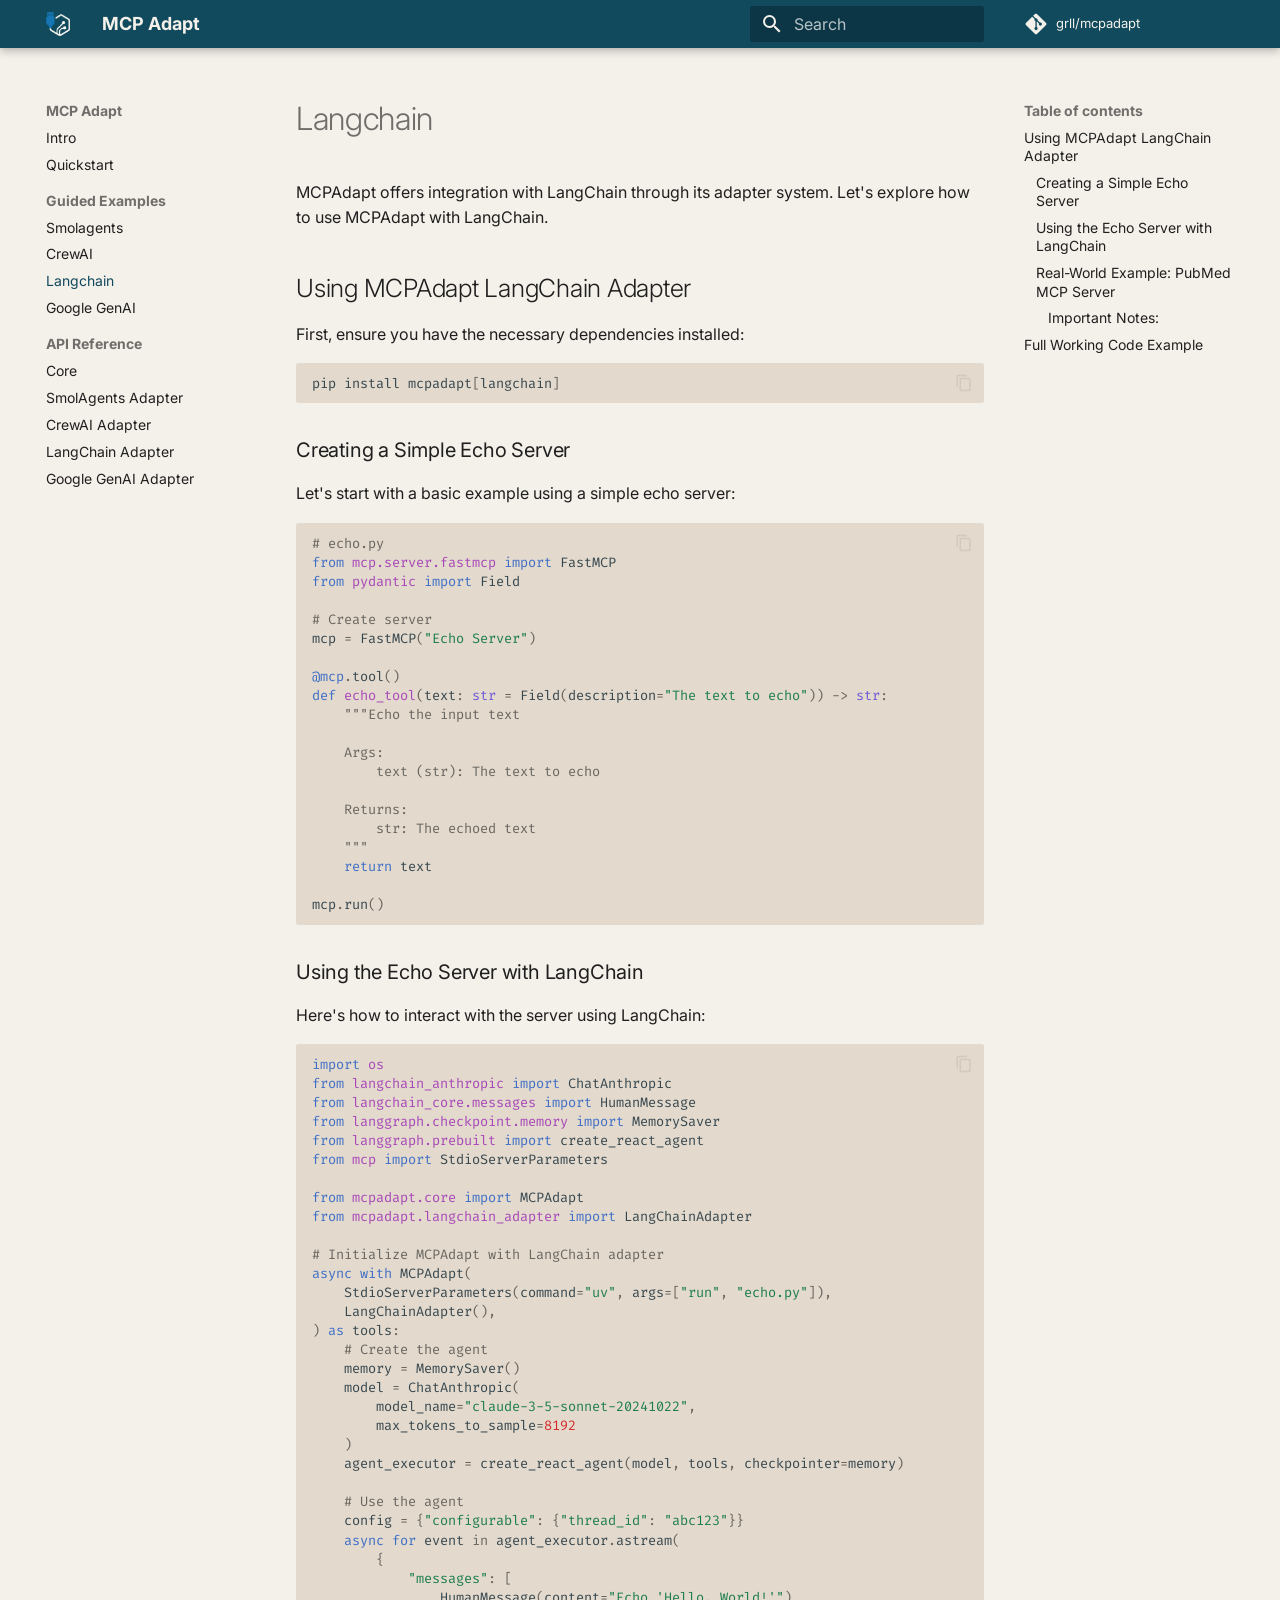
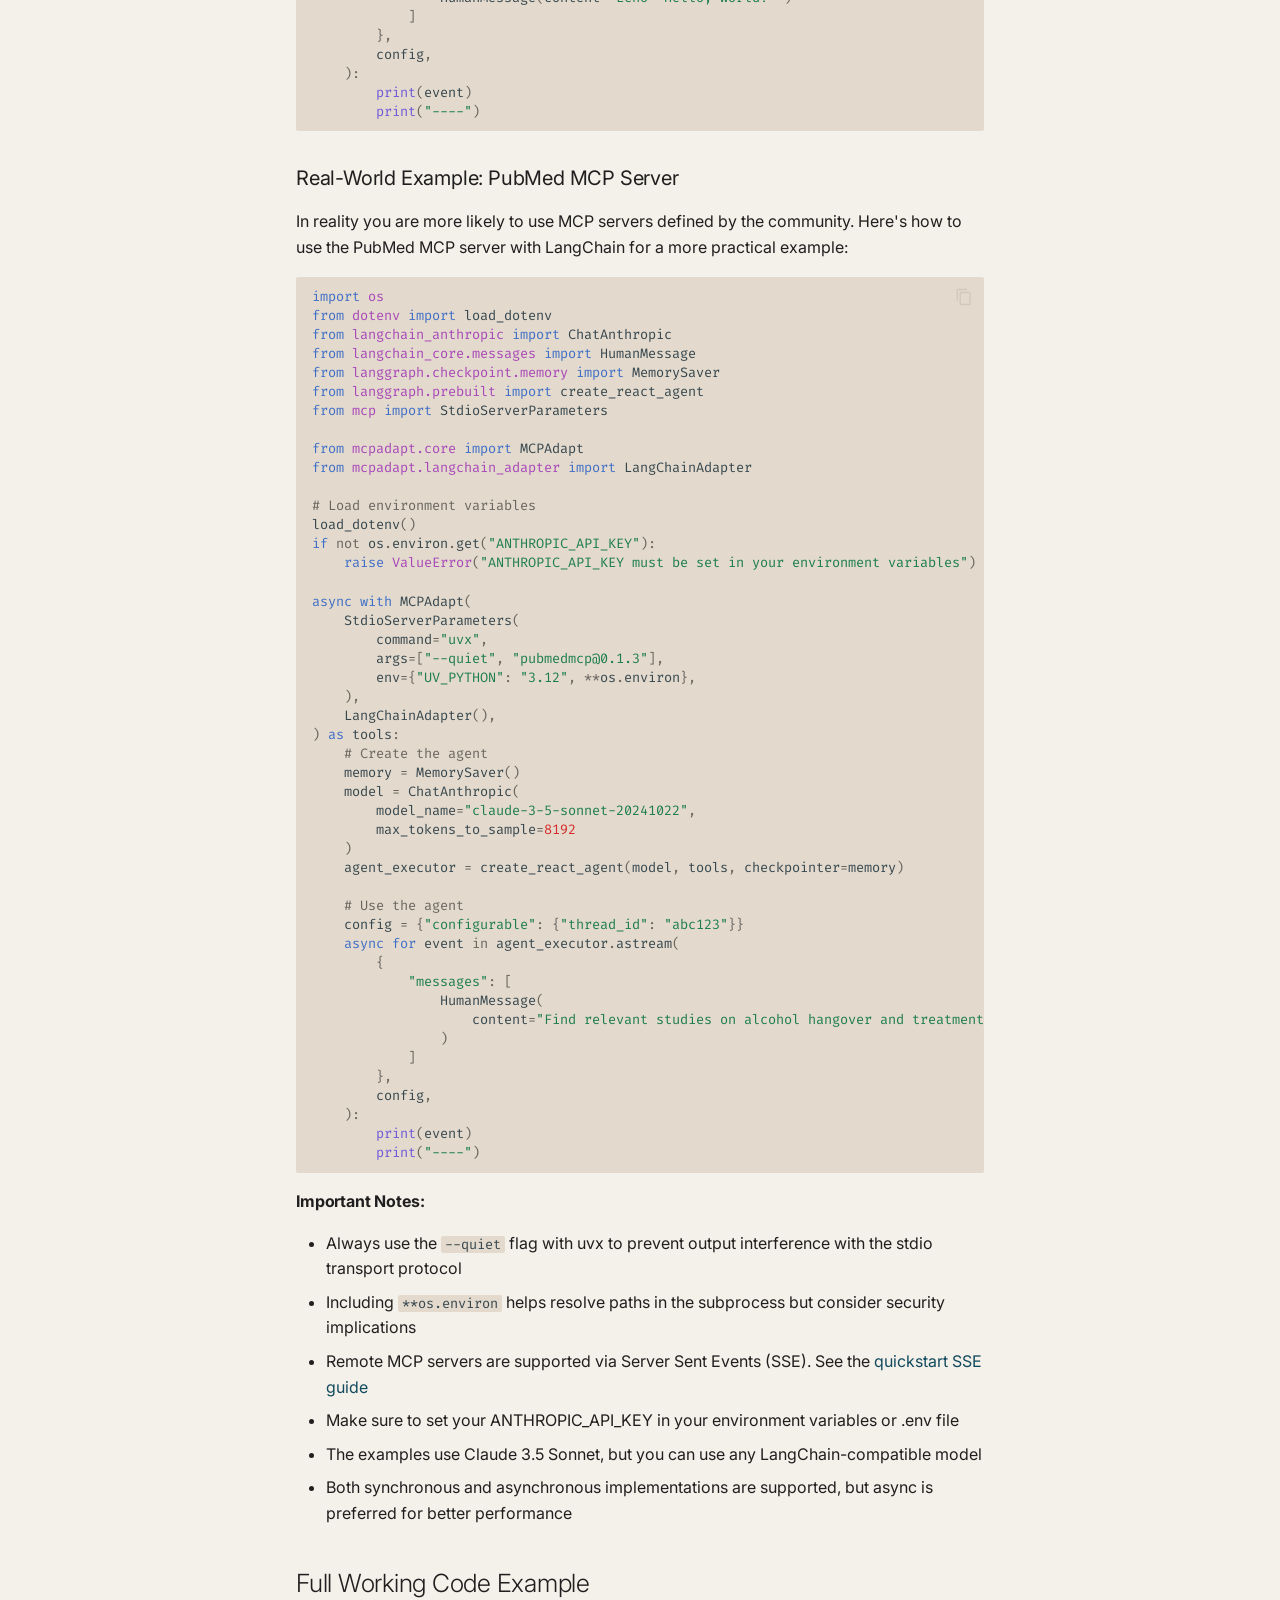
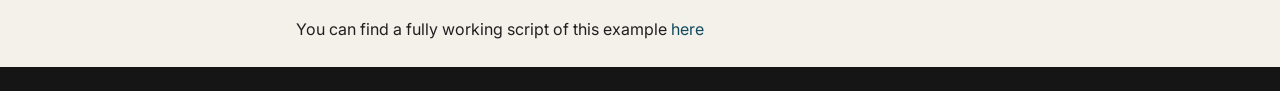
<file: guide/langchain/index.html>
<!doctype html>
<html lang="en" class="no-js">
  <head>
    
      <meta charset="utf-8">
      <meta name="viewport" content="width=device-width,initial-scale=1">
      
      
      
      
        <link rel="prev" href="../crewai/">
      
      
        <link rel="next" href="../google-genai/">
      
      
      <link rel="icon" href="../../images/favicon.ico">
      <meta name="generator" content="mkdocs-1.6.1, mkdocs-material-9.6.11">
    
    
      
        <title>Langchain - MCP Adapt</title>
      
    
    
      <link rel="stylesheet" href="../../assets/stylesheets/main.4af4bdda.min.css">
      
        
        <link rel="stylesheet" href="../../assets/stylesheets/palette.06af60db.min.css">
      
      


    
    
      
    
    
      
        
        
        <link rel="preconnect" href="https://fonts.gstatic.com" crossorigin>
        <link rel="stylesheet" href="https://fonts.googleapis.com/css?family=Inter:300,300i,400,400i,700,700i%7CFira+Code:400,400i,700,700i&display=fallback">
        <style>:root{--md-text-font:"Inter";--md-code-font:"Fira Code"}</style>
      
    
    
      <link rel="stylesheet" href="../../assets/_mkdocstrings.css">
    
      <link rel="stylesheet" href="../../stylesheets/extra.css">
    
    <script>__md_scope=new URL("../..",location),__md_hash=e=>[...e].reduce(((e,_)=>(e<<5)-e+_.charCodeAt(0)),0),__md_get=(e,_=localStorage,t=__md_scope)=>JSON.parse(_.getItem(t.pathname+"."+e)),__md_set=(e,_,t=localStorage,a=__md_scope)=>{try{t.setItem(a.pathname+"."+e,JSON.stringify(_))}catch(e){}}</script>
    
      

    
    
    
  </head>
  
  
    
    
    
    
    
    <body dir="ltr" data-md-color-scheme="default" data-md-color-primary="custom" data-md-color-accent="custom">
  
    
    <input class="md-toggle" data-md-toggle="drawer" type="checkbox" id="__drawer" autocomplete="off">
    <input class="md-toggle" data-md-toggle="search" type="checkbox" id="__search" autocomplete="off">
    <label class="md-overlay" for="__drawer"></label>
    <div data-md-component="skip">
      
        
        <a href="#langchain" class="md-skip">
          Skip to content
        </a>
      
    </div>
    <div data-md-component="announce">
      
    </div>
    
    
      

  

<header class="md-header md-header--shadow" data-md-component="header">
  <nav class="md-header__inner md-grid" aria-label="Header">
    <a href="../.." title="MCP Adapt" class="md-header__button md-logo" aria-label="MCP Adapt" data-md-component="logo">
      
  <img src="../../assets/logo_dark_transparent_cropped.png" alt="logo">

    </a>
    <label class="md-header__button md-icon" for="__drawer">
      
      <svg xmlns="http://www.w3.org/2000/svg" viewBox="0 0 24 24"><path d="M3 6h18v2H3zm0 5h18v2H3zm0 5h18v2H3z"/></svg>
    </label>
    <div class="md-header__title" data-md-component="header-title">
      <div class="md-header__ellipsis">
        <div class="md-header__topic">
          <span class="md-ellipsis">
            MCP Adapt
          </span>
        </div>
        <div class="md-header__topic" data-md-component="header-topic">
          <span class="md-ellipsis">
            
              Langchain
            
          </span>
        </div>
      </div>
    </div>
    
      
    
    
    
    
      
      
        <label class="md-header__button md-icon" for="__search">
          
          <svg xmlns="http://www.w3.org/2000/svg" viewBox="0 0 24 24"><path d="M9.5 3A6.5 6.5 0 0 1 16 9.5c0 1.61-.59 3.09-1.56 4.23l.27.27h.79l5 5-1.5 1.5-5-5v-.79l-.27-.27A6.52 6.52 0 0 1 9.5 16 6.5 6.5 0 0 1 3 9.5 6.5 6.5 0 0 1 9.5 3m0 2C7 5 5 7 5 9.5S7 14 9.5 14 14 12 14 9.5 12 5 9.5 5"/></svg>
        </label>
        <div class="md-search" data-md-component="search" role="dialog">
  <label class="md-search__overlay" for="__search"></label>
  <div class="md-search__inner" role="search">
    <form class="md-search__form" name="search">
      <input type="text" class="md-search__input" name="query" aria-label="Search" placeholder="Search" autocapitalize="off" autocorrect="off" autocomplete="off" spellcheck="false" data-md-component="search-query" required>
      <label class="md-search__icon md-icon" for="__search">
        
        <svg xmlns="http://www.w3.org/2000/svg" viewBox="0 0 24 24"><path d="M9.5 3A6.5 6.5 0 0 1 16 9.5c0 1.61-.59 3.09-1.56 4.23l.27.27h.79l5 5-1.5 1.5-5-5v-.79l-.27-.27A6.52 6.52 0 0 1 9.5 16 6.5 6.5 0 0 1 3 9.5 6.5 6.5 0 0 1 9.5 3m0 2C7 5 5 7 5 9.5S7 14 9.5 14 14 12 14 9.5 12 5 9.5 5"/></svg>
        
        <svg xmlns="http://www.w3.org/2000/svg" viewBox="0 0 24 24"><path d="M20 11v2H8l5.5 5.5-1.42 1.42L4.16 12l7.92-7.92L13.5 5.5 8 11z"/></svg>
      </label>
      <nav class="md-search__options" aria-label="Search">
        
        <button type="reset" class="md-search__icon md-icon" title="Clear" aria-label="Clear" tabindex="-1">
          
          <svg xmlns="http://www.w3.org/2000/svg" viewBox="0 0 24 24"><path d="M19 6.41 17.59 5 12 10.59 6.41 5 5 6.41 10.59 12 5 17.59 6.41 19 12 13.41 17.59 19 19 17.59 13.41 12z"/></svg>
        </button>
      </nav>
      
    </form>
    <div class="md-search__output">
      <div class="md-search__scrollwrap" tabindex="0" data-md-scrollfix>
        <div class="md-search-result" data-md-component="search-result">
          <div class="md-search-result__meta">
            Initializing search
          </div>
          <ol class="md-search-result__list" role="presentation"></ol>
        </div>
      </div>
    </div>
  </div>
</div>
      
    
    
      <div class="md-header__source">
        <a href="https://github.com/grll/mcpadapt" title="Go to repository" class="md-source" data-md-component="source">
  <div class="md-source__icon md-icon">
    
    <svg xmlns="http://www.w3.org/2000/svg" viewBox="0 0 448 512"><!--! Font Awesome Free 6.7.2 by @fontawesome - https://fontawesome.com License - https://fontawesome.com/license/free (Icons: CC BY 4.0, Fonts: SIL OFL 1.1, Code: MIT License) Copyright 2024 Fonticons, Inc.--><path d="M439.55 236.05 244 40.45a28.87 28.87 0 0 0-40.81 0l-40.66 40.63 51.52 51.52c27.06-9.14 52.68 16.77 43.39 43.68l49.66 49.66c34.23-11.8 61.18 31 35.47 56.69-26.49 26.49-70.21-2.87-56-37.34L240.22 199v121.85c25.3 12.54 22.26 41.85 9.08 55a34.34 34.34 0 0 1-48.55 0c-17.57-17.6-11.07-46.91 11.25-56v-123c-20.8-8.51-24.6-30.74-18.64-45L142.57 101 8.45 235.14a28.86 28.86 0 0 0 0 40.81l195.61 195.6a28.86 28.86 0 0 0 40.8 0l194.69-194.69a28.86 28.86 0 0 0 0-40.81"/></svg>
  </div>
  <div class="md-source__repository">
    grll/mcpadapt
  </div>
</a>
      </div>
    
  </nav>
  
</header>
    
    <div class="md-container" data-md-component="container">
      
      
        
          
        
      
      <main class="md-main" data-md-component="main">
        <div class="md-main__inner md-grid">
          
            
              
              <div class="md-sidebar md-sidebar--primary" data-md-component="sidebar" data-md-type="navigation" >
                <div class="md-sidebar__scrollwrap">
                  <div class="md-sidebar__inner">
                    



<nav class="md-nav md-nav--primary" aria-label="Navigation" data-md-level="0">
  <label class="md-nav__title" for="__drawer">
    <a href="../.." title="MCP Adapt" class="md-nav__button md-logo" aria-label="MCP Adapt" data-md-component="logo">
      
  <img src="../../assets/logo_dark_transparent_cropped.png" alt="logo">

    </a>
    MCP Adapt
  </label>
  
    <div class="md-nav__source">
      <a href="https://github.com/grll/mcpadapt" title="Go to repository" class="md-source" data-md-component="source">
  <div class="md-source__icon md-icon">
    
    <svg xmlns="http://www.w3.org/2000/svg" viewBox="0 0 448 512"><!--! Font Awesome Free 6.7.2 by @fontawesome - https://fontawesome.com License - https://fontawesome.com/license/free (Icons: CC BY 4.0, Fonts: SIL OFL 1.1, Code: MIT License) Copyright 2024 Fonticons, Inc.--><path d="M439.55 236.05 244 40.45a28.87 28.87 0 0 0-40.81 0l-40.66 40.63 51.52 51.52c27.06-9.14 52.68 16.77 43.39 43.68l49.66 49.66c34.23-11.8 61.18 31 35.47 56.69-26.49 26.49-70.21-2.87-56-37.34L240.22 199v121.85c25.3 12.54 22.26 41.85 9.08 55a34.34 34.34 0 0 1-48.55 0c-17.57-17.6-11.07-46.91 11.25-56v-123c-20.8-8.51-24.6-30.74-18.64-45L142.57 101 8.45 235.14a28.86 28.86 0 0 0 0 40.81l195.61 195.6a28.86 28.86 0 0 0 40.8 0l194.69-194.69a28.86 28.86 0 0 0 0-40.81"/></svg>
  </div>
  <div class="md-source__repository">
    grll/mcpadapt
  </div>
</a>
    </div>
  
  <ul class="md-nav__list" data-md-scrollfix>
    
      
      
  
  
  
  
    <li class="md-nav__item">
      <a href="../.." class="md-nav__link">
        
  
  
  <span class="md-ellipsis">
    Intro
    
  </span>
  

      </a>
    </li>
  

    
      
      
  
  
  
  
    <li class="md-nav__item">
      <a href="../../quickstart/" class="md-nav__link">
        
  
  
  <span class="md-ellipsis">
    Quickstart
    
  </span>
  

      </a>
    </li>
  

    
      
      
  
  
    
  
  
  
    
    
    
    
      
        
        
      
    
    
    <li class="md-nav__item md-nav__item--active md-nav__item--section md-nav__item--nested">
      
        
        
        <input class="md-nav__toggle md-toggle " type="checkbox" id="__nav_3" checked>
        
          
          <label class="md-nav__link" for="__nav_3" id="__nav_3_label" tabindex="">
            
  
  
  <span class="md-ellipsis">
    Guided Examples
    
  </span>
  

            <span class="md-nav__icon md-icon"></span>
          </label>
        
        <nav class="md-nav" data-md-level="1" aria-labelledby="__nav_3_label" aria-expanded="true">
          <label class="md-nav__title" for="__nav_3">
            <span class="md-nav__icon md-icon"></span>
            Guided Examples
          </label>
          <ul class="md-nav__list" data-md-scrollfix>
            
              
                
  
  
  
  
    <li class="md-nav__item">
      <a href="../smolagents/" class="md-nav__link">
        
  
  
  <span class="md-ellipsis">
    Smolagents
    
  </span>
  

      </a>
    </li>
  

              
            
              
                
  
  
  
  
    <li class="md-nav__item">
      <a href="../crewai/" class="md-nav__link">
        
  
  
  <span class="md-ellipsis">
    CrewAI
    
  </span>
  

      </a>
    </li>
  

              
            
              
                
  
  
    
  
  
  
    <li class="md-nav__item md-nav__item--active">
      
      <input class="md-nav__toggle md-toggle" type="checkbox" id="__toc">
      
      
        
      
      
        <label class="md-nav__link md-nav__link--active" for="__toc">
          
  
  
  <span class="md-ellipsis">
    Langchain
    
  </span>
  

          <span class="md-nav__icon md-icon"></span>
        </label>
      
      <a href="./" class="md-nav__link md-nav__link--active">
        
  
  
  <span class="md-ellipsis">
    Langchain
    
  </span>
  

      </a>
      
        

<nav class="md-nav md-nav--secondary" aria-label="Table of contents">
  
  
  
    
  
  
    <label class="md-nav__title" for="__toc">
      <span class="md-nav__icon md-icon"></span>
      Table of contents
    </label>
    <ul class="md-nav__list" data-md-component="toc" data-md-scrollfix>
      
        <li class="md-nav__item">
  <a href="#using-mcpadapt-langchain-adapter" class="md-nav__link">
    <span class="md-ellipsis">
      Using MCPAdapt LangChain Adapter
    </span>
  </a>
  
    <nav class="md-nav" aria-label="Using MCPAdapt LangChain Adapter">
      <ul class="md-nav__list">
        
          <li class="md-nav__item">
  <a href="#creating-a-simple-echo-server" class="md-nav__link">
    <span class="md-ellipsis">
      Creating a Simple Echo Server
    </span>
  </a>
  
</li>
        
          <li class="md-nav__item">
  <a href="#using-the-echo-server-with-langchain" class="md-nav__link">
    <span class="md-ellipsis">
      Using the Echo Server with LangChain
    </span>
  </a>
  
</li>
        
          <li class="md-nav__item">
  <a href="#real-world-example-pubmed-mcp-server" class="md-nav__link">
    <span class="md-ellipsis">
      Real-World Example: PubMed MCP Server
    </span>
  </a>
  
    <nav class="md-nav" aria-label="Real-World Example: PubMed MCP Server">
      <ul class="md-nav__list">
        
          <li class="md-nav__item">
  <a href="#important-notes" class="md-nav__link">
    <span class="md-ellipsis">
      Important Notes:
    </span>
  </a>
  
</li>
        
      </ul>
    </nav>
  
</li>
        
      </ul>
    </nav>
  
</li>
      
        <li class="md-nav__item">
  <a href="#full-working-code-example" class="md-nav__link">
    <span class="md-ellipsis">
      Full Working Code Example
    </span>
  </a>
  
</li>
      
    </ul>
  
</nav>
      
    </li>
  

              
            
              
                
  
  
  
  
    <li class="md-nav__item">
      <a href="../google-genai/" class="md-nav__link">
        
  
  
  <span class="md-ellipsis">
    Google GenAI
    
  </span>
  

      </a>
    </li>
  

              
            
          </ul>
        </nav>
      
    </li>
  

    
      
      
  
  
  
  
    
    
    
    
      
        
        
      
    
    
    <li class="md-nav__item md-nav__item--section md-nav__item--nested">
      
        
        
          
        
        <input class="md-nav__toggle md-toggle md-toggle--indeterminate" type="checkbox" id="__nav_4" >
        
          
          <label class="md-nav__link" for="__nav_4" id="__nav_4_label" tabindex="">
            
  
  
  <span class="md-ellipsis">
    API Reference
    
  </span>
  

            <span class="md-nav__icon md-icon"></span>
          </label>
        
        <nav class="md-nav" data-md-level="1" aria-labelledby="__nav_4_label" aria-expanded="false">
          <label class="md-nav__title" for="__nav_4">
            <span class="md-nav__icon md-icon"></span>
            API Reference
          </label>
          <ul class="md-nav__list" data-md-scrollfix>
            
              
                
  
  
  
  
    <li class="md-nav__item">
      <a href="../../ref/core/" class="md-nav__link">
        
  
  
  <span class="md-ellipsis">
    Core
    
  </span>
  

      </a>
    </li>
  

              
            
              
                
  
  
  
  
    <li class="md-nav__item">
      <a href="../../ref/smolagents_adapter/" class="md-nav__link">
        
  
  
  <span class="md-ellipsis">
    SmolAgents Adapter
    
  </span>
  

      </a>
    </li>
  

              
            
              
                
  
  
  
  
    <li class="md-nav__item">
      <a href="../../ref/crewai_adapter/" class="md-nav__link">
        
  
  
  <span class="md-ellipsis">
    CrewAI Adapter
    
  </span>
  

      </a>
    </li>
  

              
            
              
                
  
  
  
  
    <li class="md-nav__item">
      <a href="../../ref/langchain_adapter/" class="md-nav__link">
        
  
  
  <span class="md-ellipsis">
    LangChain Adapter
    
  </span>
  

      </a>
    </li>
  

              
            
              
                
  
  
  
  
    <li class="md-nav__item">
      <a href="../../ref/google_genai_adapter/" class="md-nav__link">
        
  
  
  <span class="md-ellipsis">
    Google GenAI Adapter
    
  </span>
  

      </a>
    </li>
  

              
            
          </ul>
        </nav>
      
    </li>
  

    
  </ul>
</nav>
                  </div>
                </div>
              </div>
            
            
              
              <div class="md-sidebar md-sidebar--secondary" data-md-component="sidebar" data-md-type="toc" >
                <div class="md-sidebar__scrollwrap">
                  <div class="md-sidebar__inner">
                    

<nav class="md-nav md-nav--secondary" aria-label="Table of contents">
  
  
  
    
  
  
    <label class="md-nav__title" for="__toc">
      <span class="md-nav__icon md-icon"></span>
      Table of contents
    </label>
    <ul class="md-nav__list" data-md-component="toc" data-md-scrollfix>
      
        <li class="md-nav__item">
  <a href="#using-mcpadapt-langchain-adapter" class="md-nav__link">
    <span class="md-ellipsis">
      Using MCPAdapt LangChain Adapter
    </span>
  </a>
  
    <nav class="md-nav" aria-label="Using MCPAdapt LangChain Adapter">
      <ul class="md-nav__list">
        
          <li class="md-nav__item">
  <a href="#creating-a-simple-echo-server" class="md-nav__link">
    <span class="md-ellipsis">
      Creating a Simple Echo Server
    </span>
  </a>
  
</li>
        
          <li class="md-nav__item">
  <a href="#using-the-echo-server-with-langchain" class="md-nav__link">
    <span class="md-ellipsis">
      Using the Echo Server with LangChain
    </span>
  </a>
  
</li>
        
          <li class="md-nav__item">
  <a href="#real-world-example-pubmed-mcp-server" class="md-nav__link">
    <span class="md-ellipsis">
      Real-World Example: PubMed MCP Server
    </span>
  </a>
  
    <nav class="md-nav" aria-label="Real-World Example: PubMed MCP Server">
      <ul class="md-nav__list">
        
          <li class="md-nav__item">
  <a href="#important-notes" class="md-nav__link">
    <span class="md-ellipsis">
      Important Notes:
    </span>
  </a>
  
</li>
        
      </ul>
    </nav>
  
</li>
        
      </ul>
    </nav>
  
</li>
      
        <li class="md-nav__item">
  <a href="#full-working-code-example" class="md-nav__link">
    <span class="md-ellipsis">
      Full Working Code Example
    </span>
  </a>
  
</li>
      
    </ul>
  
</nav>
                  </div>
                </div>
              </div>
            
          
          
            <div class="md-content" data-md-component="content">
              <article class="md-content__inner md-typeset">
                
                  


  
  


<h1 id="langchain">Langchain</h1>
<p>MCPAdapt offers integration with LangChain through its adapter system. Let's explore how to use MCPAdapt with LangChain.</p>
<h2 id="using-mcpadapt-langchain-adapter">Using MCPAdapt LangChain Adapter</h2>
<p>First, ensure you have the necessary dependencies installed:</p>
<div class="language-bash highlight"><pre><span></span><code><span id="__span-0-1"><a id="__codelineno-0-1" name="__codelineno-0-1" href="#__codelineno-0-1"></a>pip<span class="w"> </span>install<span class="w"> </span>mcpadapt<span class="o">[</span>langchain<span class="o">]</span>
</span></code></pre></div>
<h3 id="creating-a-simple-echo-server">Creating a Simple Echo Server</h3>
<p>Let's start with a basic example using a simple echo server:</p>
<div class="language-python highlight"><pre><span></span><code><span id="__span-1-1"><a id="__codelineno-1-1" name="__codelineno-1-1" href="#__codelineno-1-1"></a><span class="c1"># echo.py</span>
</span><span id="__span-1-2"><a id="__codelineno-1-2" name="__codelineno-1-2" href="#__codelineno-1-2"></a><span class="kn">from</span><span class="w"> </span><span class="nn">mcp.server.fastmcp</span><span class="w"> </span><span class="kn">import</span> <span class="n">FastMCP</span>
</span><span id="__span-1-3"><a id="__codelineno-1-3" name="__codelineno-1-3" href="#__codelineno-1-3"></a><span class="kn">from</span><span class="w"> </span><span class="nn">pydantic</span><span class="w"> </span><span class="kn">import</span> <span class="n">Field</span>
</span><span id="__span-1-4"><a id="__codelineno-1-4" name="__codelineno-1-4" href="#__codelineno-1-4"></a>
</span><span id="__span-1-5"><a id="__codelineno-1-5" name="__codelineno-1-5" href="#__codelineno-1-5"></a><span class="c1"># Create server</span>
</span><span id="__span-1-6"><a id="__codelineno-1-6" name="__codelineno-1-6" href="#__codelineno-1-6"></a><span class="n">mcp</span> <span class="o">=</span> <span class="n">FastMCP</span><span class="p">(</span><span class="s2">&quot;Echo Server&quot;</span><span class="p">)</span>
</span><span id="__span-1-7"><a id="__codelineno-1-7" name="__codelineno-1-7" href="#__codelineno-1-7"></a>
</span><span id="__span-1-8"><a id="__codelineno-1-8" name="__codelineno-1-8" href="#__codelineno-1-8"></a><span class="nd">@mcp</span><span class="o">.</span><span class="n">tool</span><span class="p">()</span>
</span><span id="__span-1-9"><a id="__codelineno-1-9" name="__codelineno-1-9" href="#__codelineno-1-9"></a><span class="k">def</span><span class="w"> </span><span class="nf">echo_tool</span><span class="p">(</span><span class="n">text</span><span class="p">:</span> <span class="nb">str</span> <span class="o">=</span> <span class="n">Field</span><span class="p">(</span><span class="n">description</span><span class="o">=</span><span class="s2">&quot;The text to echo&quot;</span><span class="p">))</span> <span class="o">-&gt;</span> <span class="nb">str</span><span class="p">:</span>
</span><span id="__span-1-10"><a id="__codelineno-1-10" name="__codelineno-1-10" href="#__codelineno-1-10"></a><span class="w">    </span><span class="sd">&quot;&quot;&quot;Echo the input text</span>
</span><span id="__span-1-11"><a id="__codelineno-1-11" name="__codelineno-1-11" href="#__codelineno-1-11"></a>
</span><span id="__span-1-12"><a id="__codelineno-1-12" name="__codelineno-1-12" href="#__codelineno-1-12"></a><span class="sd">    Args:</span>
</span><span id="__span-1-13"><a id="__codelineno-1-13" name="__codelineno-1-13" href="#__codelineno-1-13"></a><span class="sd">        text (str): The text to echo</span>
</span><span id="__span-1-14"><a id="__codelineno-1-14" name="__codelineno-1-14" href="#__codelineno-1-14"></a>
</span><span id="__span-1-15"><a id="__codelineno-1-15" name="__codelineno-1-15" href="#__codelineno-1-15"></a><span class="sd">    Returns:</span>
</span><span id="__span-1-16"><a id="__codelineno-1-16" name="__codelineno-1-16" href="#__codelineno-1-16"></a><span class="sd">        str: The echoed text</span>
</span><span id="__span-1-17"><a id="__codelineno-1-17" name="__codelineno-1-17" href="#__codelineno-1-17"></a><span class="sd">    &quot;&quot;&quot;</span>
</span><span id="__span-1-18"><a id="__codelineno-1-18" name="__codelineno-1-18" href="#__codelineno-1-18"></a>    <span class="k">return</span> <span class="n">text</span>
</span><span id="__span-1-19"><a id="__codelineno-1-19" name="__codelineno-1-19" href="#__codelineno-1-19"></a>
</span><span id="__span-1-20"><a id="__codelineno-1-20" name="__codelineno-1-20" href="#__codelineno-1-20"></a><span class="n">mcp</span><span class="o">.</span><span class="n">run</span><span class="p">()</span>
</span></code></pre></div>
<h3 id="using-the-echo-server-with-langchain">Using the Echo Server with LangChain</h3>
<p>Here's how to interact with the server using LangChain:</p>
<div class="language-python highlight"><pre><span></span><code><span id="__span-2-1"><a id="__codelineno-2-1" name="__codelineno-2-1" href="#__codelineno-2-1"></a><span class="kn">import</span><span class="w"> </span><span class="nn">os</span>
</span><span id="__span-2-2"><a id="__codelineno-2-2" name="__codelineno-2-2" href="#__codelineno-2-2"></a><span class="kn">from</span><span class="w"> </span><span class="nn">langchain_anthropic</span><span class="w"> </span><span class="kn">import</span> <span class="n">ChatAnthropic</span>
</span><span id="__span-2-3"><a id="__codelineno-2-3" name="__codelineno-2-3" href="#__codelineno-2-3"></a><span class="kn">from</span><span class="w"> </span><span class="nn">langchain_core.messages</span><span class="w"> </span><span class="kn">import</span> <span class="n">HumanMessage</span>
</span><span id="__span-2-4"><a id="__codelineno-2-4" name="__codelineno-2-4" href="#__codelineno-2-4"></a><span class="kn">from</span><span class="w"> </span><span class="nn">langgraph.checkpoint.memory</span><span class="w"> </span><span class="kn">import</span> <span class="n">MemorySaver</span>
</span><span id="__span-2-5"><a id="__codelineno-2-5" name="__codelineno-2-5" href="#__codelineno-2-5"></a><span class="kn">from</span><span class="w"> </span><span class="nn">langgraph.prebuilt</span><span class="w"> </span><span class="kn">import</span> <span class="n">create_react_agent</span>
</span><span id="__span-2-6"><a id="__codelineno-2-6" name="__codelineno-2-6" href="#__codelineno-2-6"></a><span class="kn">from</span><span class="w"> </span><span class="nn">mcp</span><span class="w"> </span><span class="kn">import</span> <span class="n">StdioServerParameters</span>
</span><span id="__span-2-7"><a id="__codelineno-2-7" name="__codelineno-2-7" href="#__codelineno-2-7"></a>
</span><span id="__span-2-8"><a id="__codelineno-2-8" name="__codelineno-2-8" href="#__codelineno-2-8"></a><span class="kn">from</span><span class="w"> </span><span class="nn">mcpadapt.core</span><span class="w"> </span><span class="kn">import</span> <span class="n">MCPAdapt</span>
</span><span id="__span-2-9"><a id="__codelineno-2-9" name="__codelineno-2-9" href="#__codelineno-2-9"></a><span class="kn">from</span><span class="w"> </span><span class="nn">mcpadapt.langchain_adapter</span><span class="w"> </span><span class="kn">import</span> <span class="n">LangChainAdapter</span>
</span><span id="__span-2-10"><a id="__codelineno-2-10" name="__codelineno-2-10" href="#__codelineno-2-10"></a>
</span><span id="__span-2-11"><a id="__codelineno-2-11" name="__codelineno-2-11" href="#__codelineno-2-11"></a><span class="c1"># Initialize MCPAdapt with LangChain adapter</span>
</span><span id="__span-2-12"><a id="__codelineno-2-12" name="__codelineno-2-12" href="#__codelineno-2-12"></a><span class="k">async</span> <span class="k">with</span> <span class="n">MCPAdapt</span><span class="p">(</span>
</span><span id="__span-2-13"><a id="__codelineno-2-13" name="__codelineno-2-13" href="#__codelineno-2-13"></a>    <span class="n">StdioServerParameters</span><span class="p">(</span><span class="n">command</span><span class="o">=</span><span class="s2">&quot;uv&quot;</span><span class="p">,</span> <span class="n">args</span><span class="o">=</span><span class="p">[</span><span class="s2">&quot;run&quot;</span><span class="p">,</span> <span class="s2">&quot;echo.py&quot;</span><span class="p">]),</span>
</span><span id="__span-2-14"><a id="__codelineno-2-14" name="__codelineno-2-14" href="#__codelineno-2-14"></a>    <span class="n">LangChainAdapter</span><span class="p">(),</span>
</span><span id="__span-2-15"><a id="__codelineno-2-15" name="__codelineno-2-15" href="#__codelineno-2-15"></a><span class="p">)</span> <span class="k">as</span> <span class="n">tools</span><span class="p">:</span>
</span><span id="__span-2-16"><a id="__codelineno-2-16" name="__codelineno-2-16" href="#__codelineno-2-16"></a>    <span class="c1"># Create the agent</span>
</span><span id="__span-2-17"><a id="__codelineno-2-17" name="__codelineno-2-17" href="#__codelineno-2-17"></a>    <span class="n">memory</span> <span class="o">=</span> <span class="n">MemorySaver</span><span class="p">()</span>
</span><span id="__span-2-18"><a id="__codelineno-2-18" name="__codelineno-2-18" href="#__codelineno-2-18"></a>    <span class="n">model</span> <span class="o">=</span> <span class="n">ChatAnthropic</span><span class="p">(</span>
</span><span id="__span-2-19"><a id="__codelineno-2-19" name="__codelineno-2-19" href="#__codelineno-2-19"></a>        <span class="n">model_name</span><span class="o">=</span><span class="s2">&quot;claude-3-5-sonnet-20241022&quot;</span><span class="p">,</span>
</span><span id="__span-2-20"><a id="__codelineno-2-20" name="__codelineno-2-20" href="#__codelineno-2-20"></a>        <span class="n">max_tokens_to_sample</span><span class="o">=</span><span class="mi">8192</span>
</span><span id="__span-2-21"><a id="__codelineno-2-21" name="__codelineno-2-21" href="#__codelineno-2-21"></a>    <span class="p">)</span>
</span><span id="__span-2-22"><a id="__codelineno-2-22" name="__codelineno-2-22" href="#__codelineno-2-22"></a>    <span class="n">agent_executor</span> <span class="o">=</span> <span class="n">create_react_agent</span><span class="p">(</span><span class="n">model</span><span class="p">,</span> <span class="n">tools</span><span class="p">,</span> <span class="n">checkpointer</span><span class="o">=</span><span class="n">memory</span><span class="p">)</span>
</span><span id="__span-2-23"><a id="__codelineno-2-23" name="__codelineno-2-23" href="#__codelineno-2-23"></a>
</span><span id="__span-2-24"><a id="__codelineno-2-24" name="__codelineno-2-24" href="#__codelineno-2-24"></a>    <span class="c1"># Use the agent</span>
</span><span id="__span-2-25"><a id="__codelineno-2-25" name="__codelineno-2-25" href="#__codelineno-2-25"></a>    <span class="n">config</span> <span class="o">=</span> <span class="p">{</span><span class="s2">&quot;configurable&quot;</span><span class="p">:</span> <span class="p">{</span><span class="s2">&quot;thread_id&quot;</span><span class="p">:</span> <span class="s2">&quot;abc123&quot;</span><span class="p">}}</span>
</span><span id="__span-2-26"><a id="__codelineno-2-26" name="__codelineno-2-26" href="#__codelineno-2-26"></a>    <span class="k">async</span> <span class="k">for</span> <span class="n">event</span> <span class="ow">in</span> <span class="n">agent_executor</span><span class="o">.</span><span class="n">astream</span><span class="p">(</span>
</span><span id="__span-2-27"><a id="__codelineno-2-27" name="__codelineno-2-27" href="#__codelineno-2-27"></a>        <span class="p">{</span>
</span><span id="__span-2-28"><a id="__codelineno-2-28" name="__codelineno-2-28" href="#__codelineno-2-28"></a>            <span class="s2">&quot;messages&quot;</span><span class="p">:</span> <span class="p">[</span>
</span><span id="__span-2-29"><a id="__codelineno-2-29" name="__codelineno-2-29" href="#__codelineno-2-29"></a>                <span class="n">HumanMessage</span><span class="p">(</span><span class="n">content</span><span class="o">=</span><span class="s2">&quot;Echo &#39;Hello, World!&#39;&quot;</span><span class="p">)</span>
</span><span id="__span-2-30"><a id="__codelineno-2-30" name="__codelineno-2-30" href="#__codelineno-2-30"></a>            <span class="p">]</span>
</span><span id="__span-2-31"><a id="__codelineno-2-31" name="__codelineno-2-31" href="#__codelineno-2-31"></a>        <span class="p">},</span>
</span><span id="__span-2-32"><a id="__codelineno-2-32" name="__codelineno-2-32" href="#__codelineno-2-32"></a>        <span class="n">config</span><span class="p">,</span>
</span><span id="__span-2-33"><a id="__codelineno-2-33" name="__codelineno-2-33" href="#__codelineno-2-33"></a>    <span class="p">):</span>
</span><span id="__span-2-34"><a id="__codelineno-2-34" name="__codelineno-2-34" href="#__codelineno-2-34"></a>        <span class="nb">print</span><span class="p">(</span><span class="n">event</span><span class="p">)</span>
</span><span id="__span-2-35"><a id="__codelineno-2-35" name="__codelineno-2-35" href="#__codelineno-2-35"></a>        <span class="nb">print</span><span class="p">(</span><span class="s2">&quot;----&quot;</span><span class="p">)</span>
</span></code></pre></div>
<h3 id="real-world-example-pubmed-mcp-server">Real-World Example: PubMed MCP Server</h3>
<p>In reality you are more likely to use MCP servers defined by the community.
Here's how to use the PubMed MCP server with LangChain for a more practical example:</p>
<div class="language-python highlight"><pre><span></span><code><span id="__span-3-1"><a id="__codelineno-3-1" name="__codelineno-3-1" href="#__codelineno-3-1"></a><span class="kn">import</span><span class="w"> </span><span class="nn">os</span>
</span><span id="__span-3-2"><a id="__codelineno-3-2" name="__codelineno-3-2" href="#__codelineno-3-2"></a><span class="kn">from</span><span class="w"> </span><span class="nn">dotenv</span><span class="w"> </span><span class="kn">import</span> <span class="n">load_dotenv</span>
</span><span id="__span-3-3"><a id="__codelineno-3-3" name="__codelineno-3-3" href="#__codelineno-3-3"></a><span class="kn">from</span><span class="w"> </span><span class="nn">langchain_anthropic</span><span class="w"> </span><span class="kn">import</span> <span class="n">ChatAnthropic</span>
</span><span id="__span-3-4"><a id="__codelineno-3-4" name="__codelineno-3-4" href="#__codelineno-3-4"></a><span class="kn">from</span><span class="w"> </span><span class="nn">langchain_core.messages</span><span class="w"> </span><span class="kn">import</span> <span class="n">HumanMessage</span>
</span><span id="__span-3-5"><a id="__codelineno-3-5" name="__codelineno-3-5" href="#__codelineno-3-5"></a><span class="kn">from</span><span class="w"> </span><span class="nn">langgraph.checkpoint.memory</span><span class="w"> </span><span class="kn">import</span> <span class="n">MemorySaver</span>
</span><span id="__span-3-6"><a id="__codelineno-3-6" name="__codelineno-3-6" href="#__codelineno-3-6"></a><span class="kn">from</span><span class="w"> </span><span class="nn">langgraph.prebuilt</span><span class="w"> </span><span class="kn">import</span> <span class="n">create_react_agent</span>
</span><span id="__span-3-7"><a id="__codelineno-3-7" name="__codelineno-3-7" href="#__codelineno-3-7"></a><span class="kn">from</span><span class="w"> </span><span class="nn">mcp</span><span class="w"> </span><span class="kn">import</span> <span class="n">StdioServerParameters</span>
</span><span id="__span-3-8"><a id="__codelineno-3-8" name="__codelineno-3-8" href="#__codelineno-3-8"></a>
</span><span id="__span-3-9"><a id="__codelineno-3-9" name="__codelineno-3-9" href="#__codelineno-3-9"></a><span class="kn">from</span><span class="w"> </span><span class="nn">mcpadapt.core</span><span class="w"> </span><span class="kn">import</span> <span class="n">MCPAdapt</span>
</span><span id="__span-3-10"><a id="__codelineno-3-10" name="__codelineno-3-10" href="#__codelineno-3-10"></a><span class="kn">from</span><span class="w"> </span><span class="nn">mcpadapt.langchain_adapter</span><span class="w"> </span><span class="kn">import</span> <span class="n">LangChainAdapter</span>
</span><span id="__span-3-11"><a id="__codelineno-3-11" name="__codelineno-3-11" href="#__codelineno-3-11"></a>
</span><span id="__span-3-12"><a id="__codelineno-3-12" name="__codelineno-3-12" href="#__codelineno-3-12"></a><span class="c1"># Load environment variables</span>
</span><span id="__span-3-13"><a id="__codelineno-3-13" name="__codelineno-3-13" href="#__codelineno-3-13"></a><span class="n">load_dotenv</span><span class="p">()</span>
</span><span id="__span-3-14"><a id="__codelineno-3-14" name="__codelineno-3-14" href="#__codelineno-3-14"></a><span class="k">if</span> <span class="ow">not</span> <span class="n">os</span><span class="o">.</span><span class="n">environ</span><span class="o">.</span><span class="n">get</span><span class="p">(</span><span class="s2">&quot;ANTHROPIC_API_KEY&quot;</span><span class="p">):</span>
</span><span id="__span-3-15"><a id="__codelineno-3-15" name="__codelineno-3-15" href="#__codelineno-3-15"></a>    <span class="k">raise</span> <span class="ne">ValueError</span><span class="p">(</span><span class="s2">&quot;ANTHROPIC_API_KEY must be set in your environment variables&quot;</span><span class="p">)</span>
</span><span id="__span-3-16"><a id="__codelineno-3-16" name="__codelineno-3-16" href="#__codelineno-3-16"></a>
</span><span id="__span-3-17"><a id="__codelineno-3-17" name="__codelineno-3-17" href="#__codelineno-3-17"></a><span class="k">async</span> <span class="k">with</span> <span class="n">MCPAdapt</span><span class="p">(</span>
</span><span id="__span-3-18"><a id="__codelineno-3-18" name="__codelineno-3-18" href="#__codelineno-3-18"></a>    <span class="n">StdioServerParameters</span><span class="p">(</span>
</span><span id="__span-3-19"><a id="__codelineno-3-19" name="__codelineno-3-19" href="#__codelineno-3-19"></a>        <span class="n">command</span><span class="o">=</span><span class="s2">&quot;uvx&quot;</span><span class="p">,</span>
</span><span id="__span-3-20"><a id="__codelineno-3-20" name="__codelineno-3-20" href="#__codelineno-3-20"></a>        <span class="n">args</span><span class="o">=</span><span class="p">[</span><span class="s2">&quot;--quiet&quot;</span><span class="p">,</span> <span class="s2">&quot;pubmedmcp@0.1.3&quot;</span><span class="p">],</span>
</span><span id="__span-3-21"><a id="__codelineno-3-21" name="__codelineno-3-21" href="#__codelineno-3-21"></a>        <span class="n">env</span><span class="o">=</span><span class="p">{</span><span class="s2">&quot;UV_PYTHON&quot;</span><span class="p">:</span> <span class="s2">&quot;3.12&quot;</span><span class="p">,</span> <span class="o">**</span><span class="n">os</span><span class="o">.</span><span class="n">environ</span><span class="p">},</span>
</span><span id="__span-3-22"><a id="__codelineno-3-22" name="__codelineno-3-22" href="#__codelineno-3-22"></a>    <span class="p">),</span>
</span><span id="__span-3-23"><a id="__codelineno-3-23" name="__codelineno-3-23" href="#__codelineno-3-23"></a>    <span class="n">LangChainAdapter</span><span class="p">(),</span>
</span><span id="__span-3-24"><a id="__codelineno-3-24" name="__codelineno-3-24" href="#__codelineno-3-24"></a><span class="p">)</span> <span class="k">as</span> <span class="n">tools</span><span class="p">:</span>
</span><span id="__span-3-25"><a id="__codelineno-3-25" name="__codelineno-3-25" href="#__codelineno-3-25"></a>    <span class="c1"># Create the agent</span>
</span><span id="__span-3-26"><a id="__codelineno-3-26" name="__codelineno-3-26" href="#__codelineno-3-26"></a>    <span class="n">memory</span> <span class="o">=</span> <span class="n">MemorySaver</span><span class="p">()</span>
</span><span id="__span-3-27"><a id="__codelineno-3-27" name="__codelineno-3-27" href="#__codelineno-3-27"></a>    <span class="n">model</span> <span class="o">=</span> <span class="n">ChatAnthropic</span><span class="p">(</span>
</span><span id="__span-3-28"><a id="__codelineno-3-28" name="__codelineno-3-28" href="#__codelineno-3-28"></a>        <span class="n">model_name</span><span class="o">=</span><span class="s2">&quot;claude-3-5-sonnet-20241022&quot;</span><span class="p">,</span>
</span><span id="__span-3-29"><a id="__codelineno-3-29" name="__codelineno-3-29" href="#__codelineno-3-29"></a>        <span class="n">max_tokens_to_sample</span><span class="o">=</span><span class="mi">8192</span>
</span><span id="__span-3-30"><a id="__codelineno-3-30" name="__codelineno-3-30" href="#__codelineno-3-30"></a>    <span class="p">)</span>
</span><span id="__span-3-31"><a id="__codelineno-3-31" name="__codelineno-3-31" href="#__codelineno-3-31"></a>    <span class="n">agent_executor</span> <span class="o">=</span> <span class="n">create_react_agent</span><span class="p">(</span><span class="n">model</span><span class="p">,</span> <span class="n">tools</span><span class="p">,</span> <span class="n">checkpointer</span><span class="o">=</span><span class="n">memory</span><span class="p">)</span>
</span><span id="__span-3-32"><a id="__codelineno-3-32" name="__codelineno-3-32" href="#__codelineno-3-32"></a>
</span><span id="__span-3-33"><a id="__codelineno-3-33" name="__codelineno-3-33" href="#__codelineno-3-33"></a>    <span class="c1"># Use the agent</span>
</span><span id="__span-3-34"><a id="__codelineno-3-34" name="__codelineno-3-34" href="#__codelineno-3-34"></a>    <span class="n">config</span> <span class="o">=</span> <span class="p">{</span><span class="s2">&quot;configurable&quot;</span><span class="p">:</span> <span class="p">{</span><span class="s2">&quot;thread_id&quot;</span><span class="p">:</span> <span class="s2">&quot;abc123&quot;</span><span class="p">}}</span>
</span><span id="__span-3-35"><a id="__codelineno-3-35" name="__codelineno-3-35" href="#__codelineno-3-35"></a>    <span class="k">async</span> <span class="k">for</span> <span class="n">event</span> <span class="ow">in</span> <span class="n">agent_executor</span><span class="o">.</span><span class="n">astream</span><span class="p">(</span>
</span><span id="__span-3-36"><a id="__codelineno-3-36" name="__codelineno-3-36" href="#__codelineno-3-36"></a>        <span class="p">{</span>
</span><span id="__span-3-37"><a id="__codelineno-3-37" name="__codelineno-3-37" href="#__codelineno-3-37"></a>            <span class="s2">&quot;messages&quot;</span><span class="p">:</span> <span class="p">[</span>
</span><span id="__span-3-38"><a id="__codelineno-3-38" name="__codelineno-3-38" href="#__codelineno-3-38"></a>                <span class="n">HumanMessage</span><span class="p">(</span>
</span><span id="__span-3-39"><a id="__codelineno-3-39" name="__codelineno-3-39" href="#__codelineno-3-39"></a>                    <span class="n">content</span><span class="o">=</span><span class="s2">&quot;Find relevant studies on alcohol hangover and treatment.&quot;</span>
</span><span id="__span-3-40"><a id="__codelineno-3-40" name="__codelineno-3-40" href="#__codelineno-3-40"></a>                <span class="p">)</span>
</span><span id="__span-3-41"><a id="__codelineno-3-41" name="__codelineno-3-41" href="#__codelineno-3-41"></a>            <span class="p">]</span>
</span><span id="__span-3-42"><a id="__codelineno-3-42" name="__codelineno-3-42" href="#__codelineno-3-42"></a>        <span class="p">},</span>
</span><span id="__span-3-43"><a id="__codelineno-3-43" name="__codelineno-3-43" href="#__codelineno-3-43"></a>        <span class="n">config</span><span class="p">,</span>
</span><span id="__span-3-44"><a id="__codelineno-3-44" name="__codelineno-3-44" href="#__codelineno-3-44"></a>    <span class="p">):</span>
</span><span id="__span-3-45"><a id="__codelineno-3-45" name="__codelineno-3-45" href="#__codelineno-3-45"></a>        <span class="nb">print</span><span class="p">(</span><span class="n">event</span><span class="p">)</span>
</span><span id="__span-3-46"><a id="__codelineno-3-46" name="__codelineno-3-46" href="#__codelineno-3-46"></a>        <span class="nb">print</span><span class="p">(</span><span class="s2">&quot;----&quot;</span><span class="p">)</span>
</span></code></pre></div>
<h4 id="important-notes">Important Notes:</h4>
<ul>
<li>Always use the <code>--quiet</code> flag with uvx to prevent output interference with the stdio transport protocol</li>
<li>Including <code>**os.environ</code> helps resolve paths in the subprocess but consider security implications</li>
<li>Remote MCP servers are supported via Server Sent Events (SSE). See the <a href="../../quickstart/#sse-server-sent-events-support">quickstart SSE guide</a></li>
<li>Make sure to set your ANTHROPIC_API_KEY in your environment variables or .env file</li>
<li>The examples use Claude 3.5 Sonnet, but you can use any LangChain-compatible model</li>
<li>Both synchronous and asynchronous implementations are supported, but async is preferred for better performance</li>
</ul>
<h2 id="full-working-code-example">Full Working Code Example</h2>
<p>You can find a fully working script of this example <a href="https://github.com/grll/mcpadapt/blob/main/examples/langchain_pubmed.py">here</a></p>












                
              </article>
            </div>
          
          
<script>var target=document.getElementById(location.hash.slice(1));target&&target.name&&(target.checked=target.name.startsWith("__tabbed_"))</script>
        </div>
        
      </main>
      
        <footer class="md-footer">
  
  <div class="md-footer-meta md-typeset">
    <div class="md-footer-meta__inner md-grid">
      <div class="md-copyright">
  
  
</div>
      
    </div>
  </div>
</footer>
      
    </div>
    <div class="md-dialog" data-md-component="dialog">
      <div class="md-dialog__inner md-typeset"></div>
    </div>
    
    
    
      
      <script id="__config" type="application/json">{"base": "../..", "features": ["content.code.copy", "content.code.select", "navigation.path", "navigation.sections", "navigation.expand", "content.code.annotate"], "search": "../../assets/javascripts/workers/search.f8cc74c7.min.js", "tags": null, "translations": {"clipboard.copied": "Copied to clipboard", "clipboard.copy": "Copy to clipboard", "search.result.more.one": "1 more on this page", "search.result.more.other": "# more on this page", "search.result.none": "No matching documents", "search.result.one": "1 matching document", "search.result.other": "# matching documents", "search.result.placeholder": "Type to start searching", "search.result.term.missing": "Missing", "select.version": "Select version"}, "version": null}</script>
    
    
      <script src="../../assets/javascripts/bundle.c8b220af.min.js"></script>
      
    
  </body>
</html>
</file>
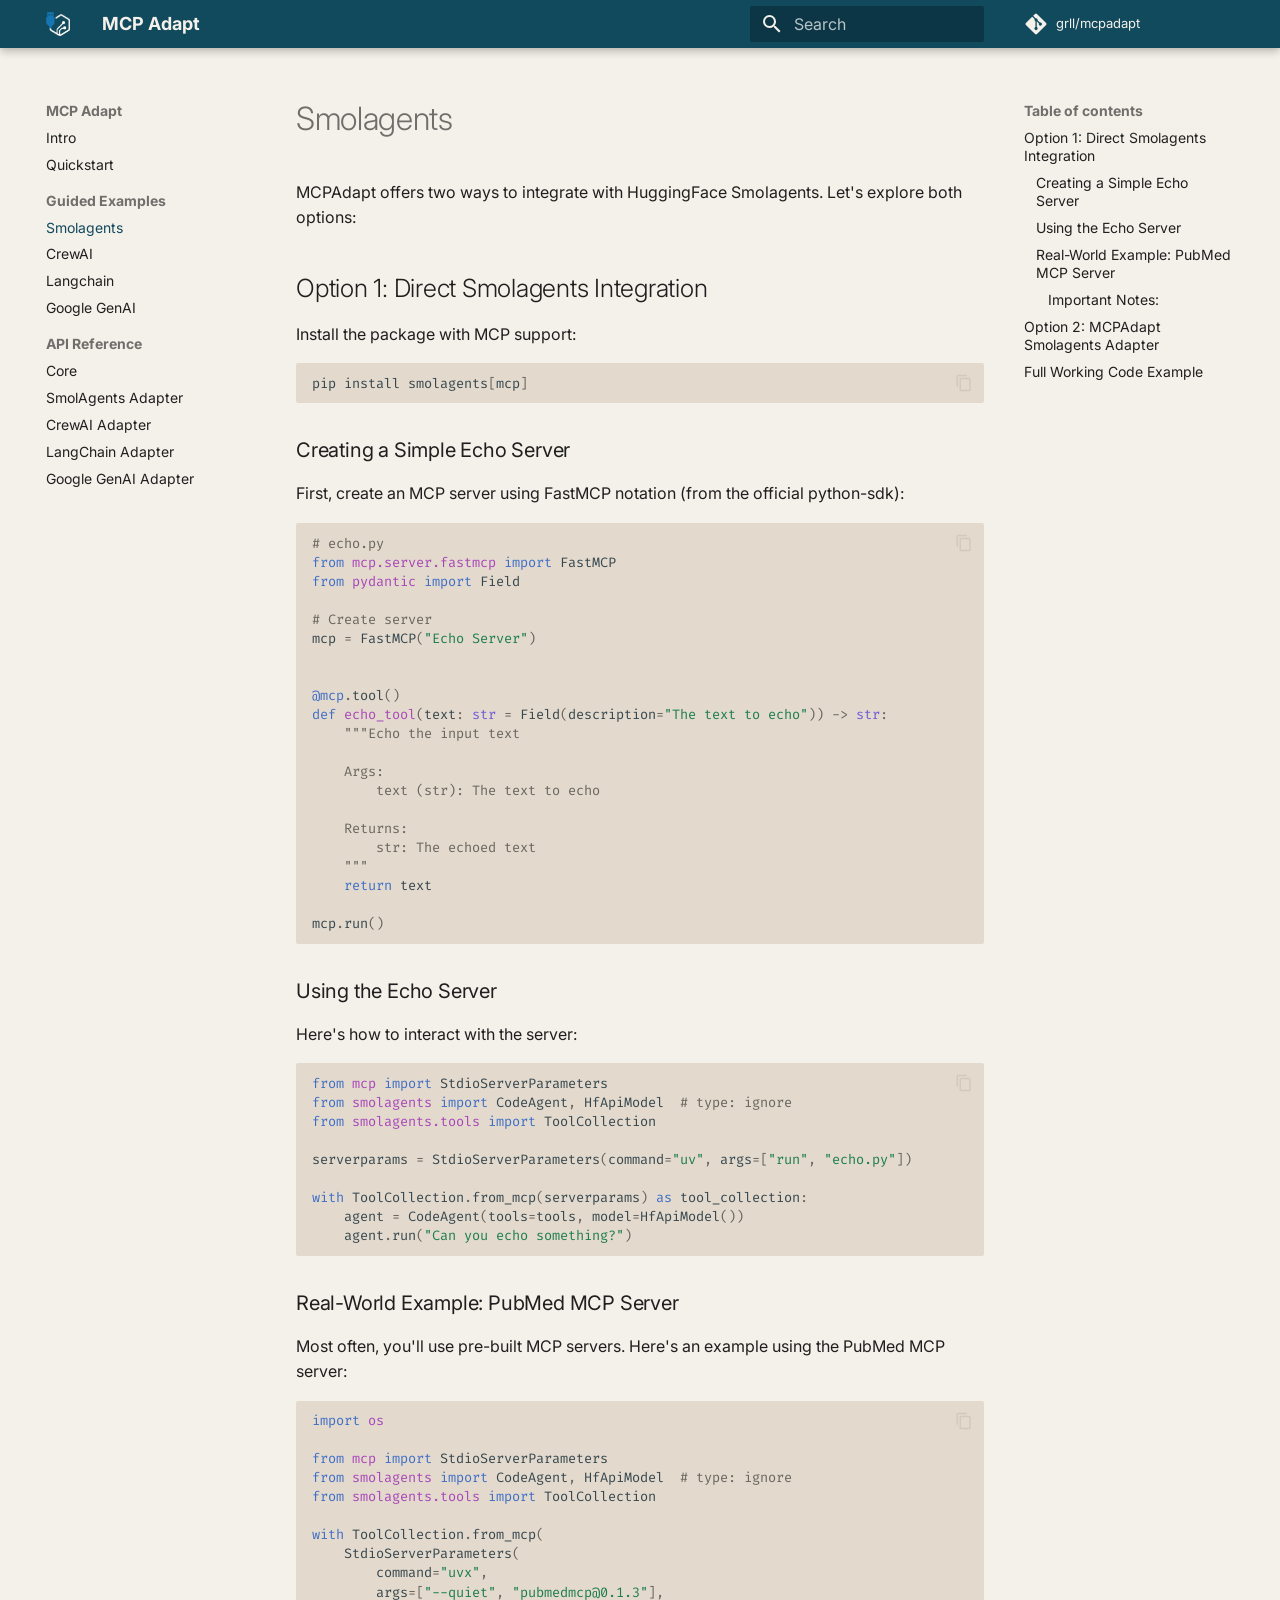
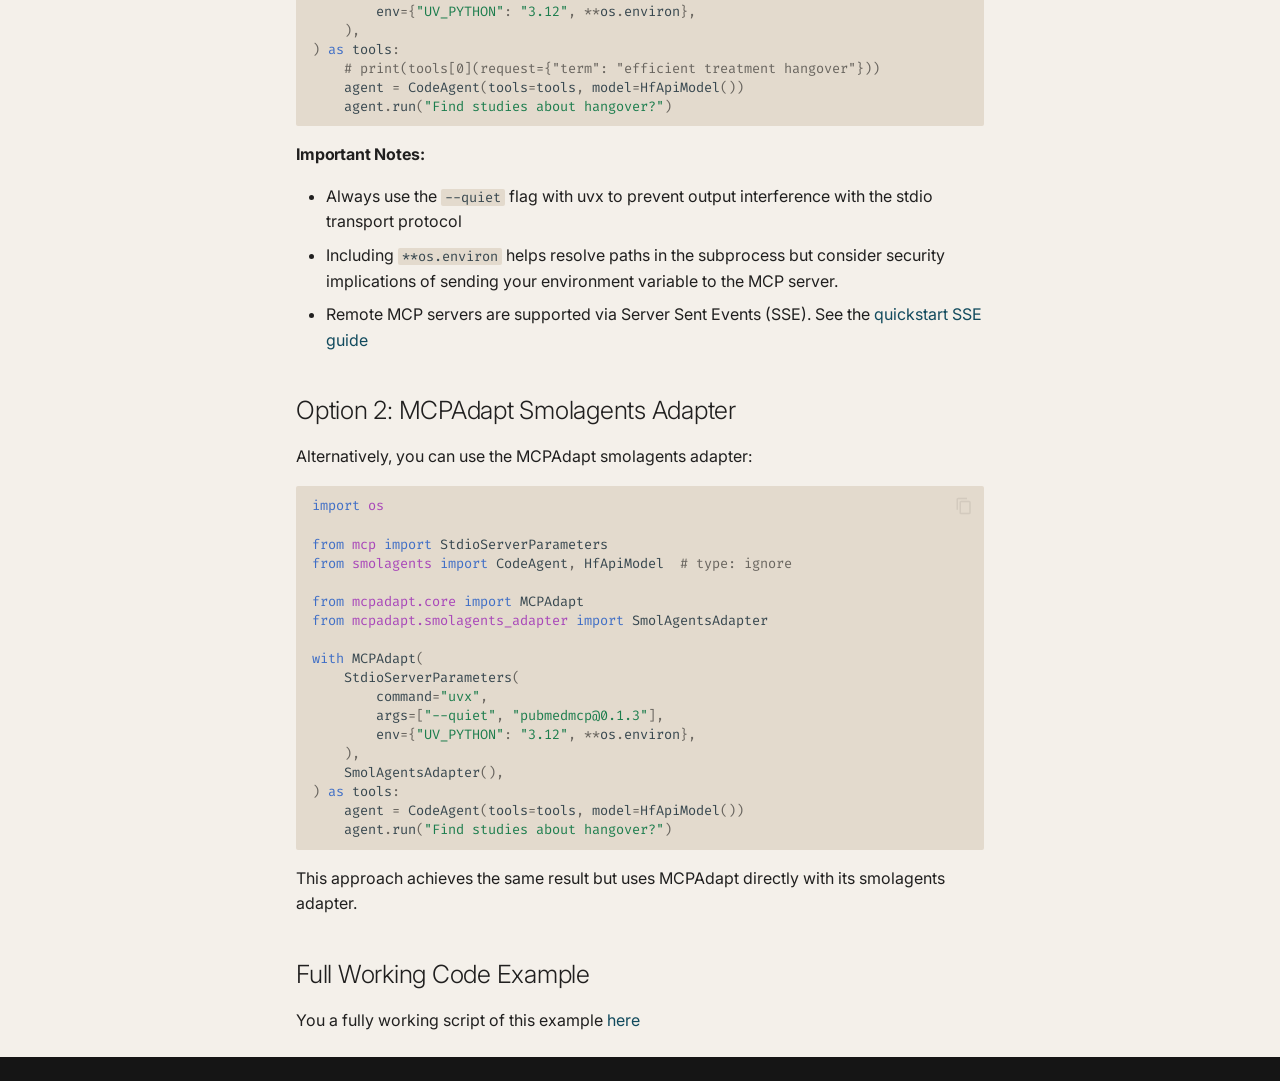
<file: guide/smolagents/index.html>
<!doctype html>
<html lang="en" class="no-js">
  <head>
    
      <meta charset="utf-8">
      <meta name="viewport" content="width=device-width,initial-scale=1">
      
      
      
      
        <link rel="prev" href="../../quickstart/">
      
      
        <link rel="next" href="../crewai/">
      
      
      <link rel="icon" href="../../images/favicon.ico">
      <meta name="generator" content="mkdocs-1.6.1, mkdocs-material-9.6.11">
    
    
      
        <title>Smolagents - MCP Adapt</title>
      
    
    
      <link rel="stylesheet" href="../../assets/stylesheets/main.4af4bdda.min.css">
      
        
        <link rel="stylesheet" href="../../assets/stylesheets/palette.06af60db.min.css">
      
      


    
    
      
    
    
      
        
        
        <link rel="preconnect" href="https://fonts.gstatic.com" crossorigin>
        <link rel="stylesheet" href="https://fonts.googleapis.com/css?family=Inter:300,300i,400,400i,700,700i%7CFira+Code:400,400i,700,700i&display=fallback">
        <style>:root{--md-text-font:"Inter";--md-code-font:"Fira Code"}</style>
      
    
    
      <link rel="stylesheet" href="../../assets/_mkdocstrings.css">
    
      <link rel="stylesheet" href="../../stylesheets/extra.css">
    
    <script>__md_scope=new URL("../..",location),__md_hash=e=>[...e].reduce(((e,_)=>(e<<5)-e+_.charCodeAt(0)),0),__md_get=(e,_=localStorage,t=__md_scope)=>JSON.parse(_.getItem(t.pathname+"."+e)),__md_set=(e,_,t=localStorage,a=__md_scope)=>{try{t.setItem(a.pathname+"."+e,JSON.stringify(_))}catch(e){}}</script>
    
      

    
    
    
  </head>
  
  
    
    
    
    
    
    <body dir="ltr" data-md-color-scheme="default" data-md-color-primary="custom" data-md-color-accent="custom">
  
    
    <input class="md-toggle" data-md-toggle="drawer" type="checkbox" id="__drawer" autocomplete="off">
    <input class="md-toggle" data-md-toggle="search" type="checkbox" id="__search" autocomplete="off">
    <label class="md-overlay" for="__drawer"></label>
    <div data-md-component="skip">
      
        
        <a href="#smolagents" class="md-skip">
          Skip to content
        </a>
      
    </div>
    <div data-md-component="announce">
      
    </div>
    
    
      

  

<header class="md-header md-header--shadow" data-md-component="header">
  <nav class="md-header__inner md-grid" aria-label="Header">
    <a href="../.." title="MCP Adapt" class="md-header__button md-logo" aria-label="MCP Adapt" data-md-component="logo">
      
  <img src="../../assets/logo_dark_transparent_cropped.png" alt="logo">

    </a>
    <label class="md-header__button md-icon" for="__drawer">
      
      <svg xmlns="http://www.w3.org/2000/svg" viewBox="0 0 24 24"><path d="M3 6h18v2H3zm0 5h18v2H3zm0 5h18v2H3z"/></svg>
    </label>
    <div class="md-header__title" data-md-component="header-title">
      <div class="md-header__ellipsis">
        <div class="md-header__topic">
          <span class="md-ellipsis">
            MCP Adapt
          </span>
        </div>
        <div class="md-header__topic" data-md-component="header-topic">
          <span class="md-ellipsis">
            
              Smolagents
            
          </span>
        </div>
      </div>
    </div>
    
      
    
    
    
    
      
      
        <label class="md-header__button md-icon" for="__search">
          
          <svg xmlns="http://www.w3.org/2000/svg" viewBox="0 0 24 24"><path d="M9.5 3A6.5 6.5 0 0 1 16 9.5c0 1.61-.59 3.09-1.56 4.23l.27.27h.79l5 5-1.5 1.5-5-5v-.79l-.27-.27A6.52 6.52 0 0 1 9.5 16 6.5 6.5 0 0 1 3 9.5 6.5 6.5 0 0 1 9.5 3m0 2C7 5 5 7 5 9.5S7 14 9.5 14 14 12 14 9.5 12 5 9.5 5"/></svg>
        </label>
        <div class="md-search" data-md-component="search" role="dialog">
  <label class="md-search__overlay" for="__search"></label>
  <div class="md-search__inner" role="search">
    <form class="md-search__form" name="search">
      <input type="text" class="md-search__input" name="query" aria-label="Search" placeholder="Search" autocapitalize="off" autocorrect="off" autocomplete="off" spellcheck="false" data-md-component="search-query" required>
      <label class="md-search__icon md-icon" for="__search">
        
        <svg xmlns="http://www.w3.org/2000/svg" viewBox="0 0 24 24"><path d="M9.5 3A6.5 6.5 0 0 1 16 9.5c0 1.61-.59 3.09-1.56 4.23l.27.27h.79l5 5-1.5 1.5-5-5v-.79l-.27-.27A6.52 6.52 0 0 1 9.5 16 6.5 6.5 0 0 1 3 9.5 6.5 6.5 0 0 1 9.5 3m0 2C7 5 5 7 5 9.5S7 14 9.5 14 14 12 14 9.5 12 5 9.5 5"/></svg>
        
        <svg xmlns="http://www.w3.org/2000/svg" viewBox="0 0 24 24"><path d="M20 11v2H8l5.5 5.5-1.42 1.42L4.16 12l7.92-7.92L13.5 5.5 8 11z"/></svg>
      </label>
      <nav class="md-search__options" aria-label="Search">
        
        <button type="reset" class="md-search__icon md-icon" title="Clear" aria-label="Clear" tabindex="-1">
          
          <svg xmlns="http://www.w3.org/2000/svg" viewBox="0 0 24 24"><path d="M19 6.41 17.59 5 12 10.59 6.41 5 5 6.41 10.59 12 5 17.59 6.41 19 12 13.41 17.59 19 19 17.59 13.41 12z"/></svg>
        </button>
      </nav>
      
    </form>
    <div class="md-search__output">
      <div class="md-search__scrollwrap" tabindex="0" data-md-scrollfix>
        <div class="md-search-result" data-md-component="search-result">
          <div class="md-search-result__meta">
            Initializing search
          </div>
          <ol class="md-search-result__list" role="presentation"></ol>
        </div>
      </div>
    </div>
  </div>
</div>
      
    
    
      <div class="md-header__source">
        <a href="https://github.com/grll/mcpadapt" title="Go to repository" class="md-source" data-md-component="source">
  <div class="md-source__icon md-icon">
    
    <svg xmlns="http://www.w3.org/2000/svg" viewBox="0 0 448 512"><!--! Font Awesome Free 6.7.2 by @fontawesome - https://fontawesome.com License - https://fontawesome.com/license/free (Icons: CC BY 4.0, Fonts: SIL OFL 1.1, Code: MIT License) Copyright 2024 Fonticons, Inc.--><path d="M439.55 236.05 244 40.45a28.87 28.87 0 0 0-40.81 0l-40.66 40.63 51.52 51.52c27.06-9.14 52.68 16.77 43.39 43.68l49.66 49.66c34.23-11.8 61.18 31 35.47 56.69-26.49 26.49-70.21-2.87-56-37.34L240.22 199v121.85c25.3 12.54 22.26 41.85 9.08 55a34.34 34.34 0 0 1-48.55 0c-17.57-17.6-11.07-46.91 11.25-56v-123c-20.8-8.51-24.6-30.74-18.64-45L142.57 101 8.45 235.14a28.86 28.86 0 0 0 0 40.81l195.61 195.6a28.86 28.86 0 0 0 40.8 0l194.69-194.69a28.86 28.86 0 0 0 0-40.81"/></svg>
  </div>
  <div class="md-source__repository">
    grll/mcpadapt
  </div>
</a>
      </div>
    
  </nav>
  
</header>
    
    <div class="md-container" data-md-component="container">
      
      
        
          
        
      
      <main class="md-main" data-md-component="main">
        <div class="md-main__inner md-grid">
          
            
              
              <div class="md-sidebar md-sidebar--primary" data-md-component="sidebar" data-md-type="navigation" >
                <div class="md-sidebar__scrollwrap">
                  <div class="md-sidebar__inner">
                    



<nav class="md-nav md-nav--primary" aria-label="Navigation" data-md-level="0">
  <label class="md-nav__title" for="__drawer">
    <a href="../.." title="MCP Adapt" class="md-nav__button md-logo" aria-label="MCP Adapt" data-md-component="logo">
      
  <img src="../../assets/logo_dark_transparent_cropped.png" alt="logo">

    </a>
    MCP Adapt
  </label>
  
    <div class="md-nav__source">
      <a href="https://github.com/grll/mcpadapt" title="Go to repository" class="md-source" data-md-component="source">
  <div class="md-source__icon md-icon">
    
    <svg xmlns="http://www.w3.org/2000/svg" viewBox="0 0 448 512"><!--! Font Awesome Free 6.7.2 by @fontawesome - https://fontawesome.com License - https://fontawesome.com/license/free (Icons: CC BY 4.0, Fonts: SIL OFL 1.1, Code: MIT License) Copyright 2024 Fonticons, Inc.--><path d="M439.55 236.05 244 40.45a28.87 28.87 0 0 0-40.81 0l-40.66 40.63 51.52 51.52c27.06-9.14 52.68 16.77 43.39 43.68l49.66 49.66c34.23-11.8 61.18 31 35.47 56.69-26.49 26.49-70.21-2.87-56-37.34L240.22 199v121.85c25.3 12.54 22.26 41.85 9.08 55a34.34 34.34 0 0 1-48.55 0c-17.57-17.6-11.07-46.91 11.25-56v-123c-20.8-8.51-24.6-30.74-18.64-45L142.57 101 8.45 235.14a28.86 28.86 0 0 0 0 40.81l195.61 195.6a28.86 28.86 0 0 0 40.8 0l194.69-194.69a28.86 28.86 0 0 0 0-40.81"/></svg>
  </div>
  <div class="md-source__repository">
    grll/mcpadapt
  </div>
</a>
    </div>
  
  <ul class="md-nav__list" data-md-scrollfix>
    
      
      
  
  
  
  
    <li class="md-nav__item">
      <a href="../.." class="md-nav__link">
        
  
  
  <span class="md-ellipsis">
    Intro
    
  </span>
  

      </a>
    </li>
  

    
      
      
  
  
  
  
    <li class="md-nav__item">
      <a href="../../quickstart/" class="md-nav__link">
        
  
  
  <span class="md-ellipsis">
    Quickstart
    
  </span>
  

      </a>
    </li>
  

    
      
      
  
  
    
  
  
  
    
    
    
    
      
        
        
      
    
    
    <li class="md-nav__item md-nav__item--active md-nav__item--section md-nav__item--nested">
      
        
        
        <input class="md-nav__toggle md-toggle " type="checkbox" id="__nav_3" checked>
        
          
          <label class="md-nav__link" for="__nav_3" id="__nav_3_label" tabindex="">
            
  
  
  <span class="md-ellipsis">
    Guided Examples
    
  </span>
  

            <span class="md-nav__icon md-icon"></span>
          </label>
        
        <nav class="md-nav" data-md-level="1" aria-labelledby="__nav_3_label" aria-expanded="true">
          <label class="md-nav__title" for="__nav_3">
            <span class="md-nav__icon md-icon"></span>
            Guided Examples
          </label>
          <ul class="md-nav__list" data-md-scrollfix>
            
              
                
  
  
    
  
  
  
    <li class="md-nav__item md-nav__item--active">
      
      <input class="md-nav__toggle md-toggle" type="checkbox" id="__toc">
      
      
        
      
      
        <label class="md-nav__link md-nav__link--active" for="__toc">
          
  
  
  <span class="md-ellipsis">
    Smolagents
    
  </span>
  

          <span class="md-nav__icon md-icon"></span>
        </label>
      
      <a href="./" class="md-nav__link md-nav__link--active">
        
  
  
  <span class="md-ellipsis">
    Smolagents
    
  </span>
  

      </a>
      
        

<nav class="md-nav md-nav--secondary" aria-label="Table of contents">
  
  
  
    
  
  
    <label class="md-nav__title" for="__toc">
      <span class="md-nav__icon md-icon"></span>
      Table of contents
    </label>
    <ul class="md-nav__list" data-md-component="toc" data-md-scrollfix>
      
        <li class="md-nav__item">
  <a href="#option-1-direct-smolagents-integration" class="md-nav__link">
    <span class="md-ellipsis">
      Option 1: Direct Smolagents Integration
    </span>
  </a>
  
    <nav class="md-nav" aria-label="Option 1: Direct Smolagents Integration">
      <ul class="md-nav__list">
        
          <li class="md-nav__item">
  <a href="#creating-a-simple-echo-server" class="md-nav__link">
    <span class="md-ellipsis">
      Creating a Simple Echo Server
    </span>
  </a>
  
</li>
        
          <li class="md-nav__item">
  <a href="#using-the-echo-server" class="md-nav__link">
    <span class="md-ellipsis">
      Using the Echo Server
    </span>
  </a>
  
</li>
        
          <li class="md-nav__item">
  <a href="#real-world-example-pubmed-mcp-server" class="md-nav__link">
    <span class="md-ellipsis">
      Real-World Example: PubMed MCP Server
    </span>
  </a>
  
    <nav class="md-nav" aria-label="Real-World Example: PubMed MCP Server">
      <ul class="md-nav__list">
        
          <li class="md-nav__item">
  <a href="#important-notes" class="md-nav__link">
    <span class="md-ellipsis">
      Important Notes:
    </span>
  </a>
  
</li>
        
      </ul>
    </nav>
  
</li>
        
      </ul>
    </nav>
  
</li>
      
        <li class="md-nav__item">
  <a href="#option-2-mcpadapt-smolagents-adapter" class="md-nav__link">
    <span class="md-ellipsis">
      Option 2: MCPAdapt Smolagents Adapter
    </span>
  </a>
  
</li>
      
        <li class="md-nav__item">
  <a href="#full-working-code-example" class="md-nav__link">
    <span class="md-ellipsis">
      Full Working Code Example
    </span>
  </a>
  
</li>
      
    </ul>
  
</nav>
      
    </li>
  

              
            
              
                
  
  
  
  
    <li class="md-nav__item">
      <a href="../crewai/" class="md-nav__link">
        
  
  
  <span class="md-ellipsis">
    CrewAI
    
  </span>
  

      </a>
    </li>
  

              
            
              
                
  
  
  
  
    <li class="md-nav__item">
      <a href="../langchain/" class="md-nav__link">
        
  
  
  <span class="md-ellipsis">
    Langchain
    
  </span>
  

      </a>
    </li>
  

              
            
              
                
  
  
  
  
    <li class="md-nav__item">
      <a href="../google-genai/" class="md-nav__link">
        
  
  
  <span class="md-ellipsis">
    Google GenAI
    
  </span>
  

      </a>
    </li>
  

              
            
          </ul>
        </nav>
      
    </li>
  

    
      
      
  
  
  
  
    
    
    
    
      
        
        
      
    
    
    <li class="md-nav__item md-nav__item--section md-nav__item--nested">
      
        
        
          
        
        <input class="md-nav__toggle md-toggle md-toggle--indeterminate" type="checkbox" id="__nav_4" >
        
          
          <label class="md-nav__link" for="__nav_4" id="__nav_4_label" tabindex="">
            
  
  
  <span class="md-ellipsis">
    API Reference
    
  </span>
  

            <span class="md-nav__icon md-icon"></span>
          </label>
        
        <nav class="md-nav" data-md-level="1" aria-labelledby="__nav_4_label" aria-expanded="false">
          <label class="md-nav__title" for="__nav_4">
            <span class="md-nav__icon md-icon"></span>
            API Reference
          </label>
          <ul class="md-nav__list" data-md-scrollfix>
            
              
                
  
  
  
  
    <li class="md-nav__item">
      <a href="../../ref/core/" class="md-nav__link">
        
  
  
  <span class="md-ellipsis">
    Core
    
  </span>
  

      </a>
    </li>
  

              
            
              
                
  
  
  
  
    <li class="md-nav__item">
      <a href="../../ref/smolagents_adapter/" class="md-nav__link">
        
  
  
  <span class="md-ellipsis">
    SmolAgents Adapter
    
  </span>
  

      </a>
    </li>
  

              
            
              
                
  
  
  
  
    <li class="md-nav__item">
      <a href="../../ref/crewai_adapter/" class="md-nav__link">
        
  
  
  <span class="md-ellipsis">
    CrewAI Adapter
    
  </span>
  

      </a>
    </li>
  

              
            
              
                
  
  
  
  
    <li class="md-nav__item">
      <a href="../../ref/langchain_adapter/" class="md-nav__link">
        
  
  
  <span class="md-ellipsis">
    LangChain Adapter
    
  </span>
  

      </a>
    </li>
  

              
            
              
                
  
  
  
  
    <li class="md-nav__item">
      <a href="../../ref/google_genai_adapter/" class="md-nav__link">
        
  
  
  <span class="md-ellipsis">
    Google GenAI Adapter
    
  </span>
  

      </a>
    </li>
  

              
            
          </ul>
        </nav>
      
    </li>
  

    
  </ul>
</nav>
                  </div>
                </div>
              </div>
            
            
              
              <div class="md-sidebar md-sidebar--secondary" data-md-component="sidebar" data-md-type="toc" >
                <div class="md-sidebar__scrollwrap">
                  <div class="md-sidebar__inner">
                    

<nav class="md-nav md-nav--secondary" aria-label="Table of contents">
  
  
  
    
  
  
    <label class="md-nav__title" for="__toc">
      <span class="md-nav__icon md-icon"></span>
      Table of contents
    </label>
    <ul class="md-nav__list" data-md-component="toc" data-md-scrollfix>
      
        <li class="md-nav__item">
  <a href="#option-1-direct-smolagents-integration" class="md-nav__link">
    <span class="md-ellipsis">
      Option 1: Direct Smolagents Integration
    </span>
  </a>
  
    <nav class="md-nav" aria-label="Option 1: Direct Smolagents Integration">
      <ul class="md-nav__list">
        
          <li class="md-nav__item">
  <a href="#creating-a-simple-echo-server" class="md-nav__link">
    <span class="md-ellipsis">
      Creating a Simple Echo Server
    </span>
  </a>
  
</li>
        
          <li class="md-nav__item">
  <a href="#using-the-echo-server" class="md-nav__link">
    <span class="md-ellipsis">
      Using the Echo Server
    </span>
  </a>
  
</li>
        
          <li class="md-nav__item">
  <a href="#real-world-example-pubmed-mcp-server" class="md-nav__link">
    <span class="md-ellipsis">
      Real-World Example: PubMed MCP Server
    </span>
  </a>
  
    <nav class="md-nav" aria-label="Real-World Example: PubMed MCP Server">
      <ul class="md-nav__list">
        
          <li class="md-nav__item">
  <a href="#important-notes" class="md-nav__link">
    <span class="md-ellipsis">
      Important Notes:
    </span>
  </a>
  
</li>
        
      </ul>
    </nav>
  
</li>
        
      </ul>
    </nav>
  
</li>
      
        <li class="md-nav__item">
  <a href="#option-2-mcpadapt-smolagents-adapter" class="md-nav__link">
    <span class="md-ellipsis">
      Option 2: MCPAdapt Smolagents Adapter
    </span>
  </a>
  
</li>
      
        <li class="md-nav__item">
  <a href="#full-working-code-example" class="md-nav__link">
    <span class="md-ellipsis">
      Full Working Code Example
    </span>
  </a>
  
</li>
      
    </ul>
  
</nav>
                  </div>
                </div>
              </div>
            
          
          
            <div class="md-content" data-md-component="content">
              <article class="md-content__inner md-typeset">
                
                  


  
  


<h1 id="smolagents">Smolagents</h1>
<p>MCPAdapt offers two ways to integrate with HuggingFace Smolagents. Let's explore both options:</p>
<h2 id="option-1-direct-smolagents-integration">Option 1: Direct Smolagents Integration</h2>
<p>Install the package with MCP support:</p>
<div class="language-bash highlight"><pre><span></span><code><span id="__span-0-1"><a id="__codelineno-0-1" name="__codelineno-0-1" href="#__codelineno-0-1"></a>pip<span class="w"> </span>install<span class="w"> </span>smolagents<span class="o">[</span>mcp<span class="o">]</span>
</span></code></pre></div>
<h3 id="creating-a-simple-echo-server">Creating a Simple Echo Server</h3>
<p>First, create an MCP server using FastMCP notation (from the official python-sdk):</p>
<div class="language-python highlight"><pre><span></span><code><span id="__span-1-1"><a id="__codelineno-1-1" name="__codelineno-1-1" href="#__codelineno-1-1"></a><span class="c1"># echo.py</span>
</span><span id="__span-1-2"><a id="__codelineno-1-2" name="__codelineno-1-2" href="#__codelineno-1-2"></a><span class="kn">from</span><span class="w"> </span><span class="nn">mcp.server.fastmcp</span><span class="w"> </span><span class="kn">import</span> <span class="n">FastMCP</span>
</span><span id="__span-1-3"><a id="__codelineno-1-3" name="__codelineno-1-3" href="#__codelineno-1-3"></a><span class="kn">from</span><span class="w"> </span><span class="nn">pydantic</span><span class="w"> </span><span class="kn">import</span> <span class="n">Field</span>
</span><span id="__span-1-4"><a id="__codelineno-1-4" name="__codelineno-1-4" href="#__codelineno-1-4"></a>
</span><span id="__span-1-5"><a id="__codelineno-1-5" name="__codelineno-1-5" href="#__codelineno-1-5"></a><span class="c1"># Create server</span>
</span><span id="__span-1-6"><a id="__codelineno-1-6" name="__codelineno-1-6" href="#__codelineno-1-6"></a><span class="n">mcp</span> <span class="o">=</span> <span class="n">FastMCP</span><span class="p">(</span><span class="s2">&quot;Echo Server&quot;</span><span class="p">)</span>
</span><span id="__span-1-7"><a id="__codelineno-1-7" name="__codelineno-1-7" href="#__codelineno-1-7"></a>
</span><span id="__span-1-8"><a id="__codelineno-1-8" name="__codelineno-1-8" href="#__codelineno-1-8"></a>
</span><span id="__span-1-9"><a id="__codelineno-1-9" name="__codelineno-1-9" href="#__codelineno-1-9"></a><span class="nd">@mcp</span><span class="o">.</span><span class="n">tool</span><span class="p">()</span>
</span><span id="__span-1-10"><a id="__codelineno-1-10" name="__codelineno-1-10" href="#__codelineno-1-10"></a><span class="k">def</span><span class="w"> </span><span class="nf">echo_tool</span><span class="p">(</span><span class="n">text</span><span class="p">:</span> <span class="nb">str</span> <span class="o">=</span> <span class="n">Field</span><span class="p">(</span><span class="n">description</span><span class="o">=</span><span class="s2">&quot;The text to echo&quot;</span><span class="p">))</span> <span class="o">-&gt;</span> <span class="nb">str</span><span class="p">:</span>
</span><span id="__span-1-11"><a id="__codelineno-1-11" name="__codelineno-1-11" href="#__codelineno-1-11"></a><span class="w">    </span><span class="sd">&quot;&quot;&quot;Echo the input text</span>
</span><span id="__span-1-12"><a id="__codelineno-1-12" name="__codelineno-1-12" href="#__codelineno-1-12"></a>
</span><span id="__span-1-13"><a id="__codelineno-1-13" name="__codelineno-1-13" href="#__codelineno-1-13"></a><span class="sd">    Args:</span>
</span><span id="__span-1-14"><a id="__codelineno-1-14" name="__codelineno-1-14" href="#__codelineno-1-14"></a><span class="sd">        text (str): The text to echo</span>
</span><span id="__span-1-15"><a id="__codelineno-1-15" name="__codelineno-1-15" href="#__codelineno-1-15"></a>
</span><span id="__span-1-16"><a id="__codelineno-1-16" name="__codelineno-1-16" href="#__codelineno-1-16"></a><span class="sd">    Returns:</span>
</span><span id="__span-1-17"><a id="__codelineno-1-17" name="__codelineno-1-17" href="#__codelineno-1-17"></a><span class="sd">        str: The echoed text</span>
</span><span id="__span-1-18"><a id="__codelineno-1-18" name="__codelineno-1-18" href="#__codelineno-1-18"></a><span class="sd">    &quot;&quot;&quot;</span>
</span><span id="__span-1-19"><a id="__codelineno-1-19" name="__codelineno-1-19" href="#__codelineno-1-19"></a>    <span class="k">return</span> <span class="n">text</span>
</span><span id="__span-1-20"><a id="__codelineno-1-20" name="__codelineno-1-20" href="#__codelineno-1-20"></a>
</span><span id="__span-1-21"><a id="__codelineno-1-21" name="__codelineno-1-21" href="#__codelineno-1-21"></a><span class="n">mcp</span><span class="o">.</span><span class="n">run</span><span class="p">()</span>
</span></code></pre></div>
<h3 id="using-the-echo-server">Using the Echo Server</h3>
<p>Here's how to interact with the server:</p>
<div class="language-python highlight"><pre><span></span><code><span id="__span-2-1"><a id="__codelineno-2-1" name="__codelineno-2-1" href="#__codelineno-2-1"></a><span class="kn">from</span><span class="w"> </span><span class="nn">mcp</span><span class="w"> </span><span class="kn">import</span> <span class="n">StdioServerParameters</span>
</span><span id="__span-2-2"><a id="__codelineno-2-2" name="__codelineno-2-2" href="#__codelineno-2-2"></a><span class="kn">from</span><span class="w"> </span><span class="nn">smolagents</span><span class="w"> </span><span class="kn">import</span> <span class="n">CodeAgent</span><span class="p">,</span> <span class="n">HfApiModel</span>  <span class="c1"># type: ignore</span>
</span><span id="__span-2-3"><a id="__codelineno-2-3" name="__codelineno-2-3" href="#__codelineno-2-3"></a><span class="kn">from</span><span class="w"> </span><span class="nn">smolagents.tools</span><span class="w"> </span><span class="kn">import</span> <span class="n">ToolCollection</span>
</span><span id="__span-2-4"><a id="__codelineno-2-4" name="__codelineno-2-4" href="#__codelineno-2-4"></a>
</span><span id="__span-2-5"><a id="__codelineno-2-5" name="__codelineno-2-5" href="#__codelineno-2-5"></a><span class="n">serverparams</span> <span class="o">=</span> <span class="n">StdioServerParameters</span><span class="p">(</span><span class="n">command</span><span class="o">=</span><span class="s2">&quot;uv&quot;</span><span class="p">,</span> <span class="n">args</span><span class="o">=</span><span class="p">[</span><span class="s2">&quot;run&quot;</span><span class="p">,</span> <span class="s2">&quot;echo.py&quot;</span><span class="p">])</span>
</span><span id="__span-2-6"><a id="__codelineno-2-6" name="__codelineno-2-6" href="#__codelineno-2-6"></a>
</span><span id="__span-2-7"><a id="__codelineno-2-7" name="__codelineno-2-7" href="#__codelineno-2-7"></a><span class="k">with</span> <span class="n">ToolCollection</span><span class="o">.</span><span class="n">from_mcp</span><span class="p">(</span><span class="n">serverparams</span><span class="p">)</span> <span class="k">as</span> <span class="n">tool_collection</span><span class="p">:</span>
</span><span id="__span-2-8"><a id="__codelineno-2-8" name="__codelineno-2-8" href="#__codelineno-2-8"></a>    <span class="n">agent</span> <span class="o">=</span> <span class="n">CodeAgent</span><span class="p">(</span><span class="n">tools</span><span class="o">=</span><span class="n">tools</span><span class="p">,</span> <span class="n">model</span><span class="o">=</span><span class="n">HfApiModel</span><span class="p">())</span>
</span><span id="__span-2-9"><a id="__codelineno-2-9" name="__codelineno-2-9" href="#__codelineno-2-9"></a>    <span class="n">agent</span><span class="o">.</span><span class="n">run</span><span class="p">(</span><span class="s2">&quot;Can you echo something?&quot;</span><span class="p">)</span>
</span></code></pre></div>
<h3 id="real-world-example-pubmed-mcp-server">Real-World Example: PubMed MCP Server</h3>
<p>Most often, you'll use pre-built MCP servers. Here's an example using the PubMed MCP server:</p>
<div class="language-python highlight"><pre><span></span><code><span id="__span-3-1"><a id="__codelineno-3-1" name="__codelineno-3-1" href="#__codelineno-3-1"></a><span class="kn">import</span><span class="w"> </span><span class="nn">os</span>
</span><span id="__span-3-2"><a id="__codelineno-3-2" name="__codelineno-3-2" href="#__codelineno-3-2"></a>
</span><span id="__span-3-3"><a id="__codelineno-3-3" name="__codelineno-3-3" href="#__codelineno-3-3"></a><span class="kn">from</span><span class="w"> </span><span class="nn">mcp</span><span class="w"> </span><span class="kn">import</span> <span class="n">StdioServerParameters</span>
</span><span id="__span-3-4"><a id="__codelineno-3-4" name="__codelineno-3-4" href="#__codelineno-3-4"></a><span class="kn">from</span><span class="w"> </span><span class="nn">smolagents</span><span class="w"> </span><span class="kn">import</span> <span class="n">CodeAgent</span><span class="p">,</span> <span class="n">HfApiModel</span>  <span class="c1"># type: ignore</span>
</span><span id="__span-3-5"><a id="__codelineno-3-5" name="__codelineno-3-5" href="#__codelineno-3-5"></a><span class="kn">from</span><span class="w"> </span><span class="nn">smolagents.tools</span><span class="w"> </span><span class="kn">import</span> <span class="n">ToolCollection</span>
</span><span id="__span-3-6"><a id="__codelineno-3-6" name="__codelineno-3-6" href="#__codelineno-3-6"></a>
</span><span id="__span-3-7"><a id="__codelineno-3-7" name="__codelineno-3-7" href="#__codelineno-3-7"></a><span class="k">with</span> <span class="n">ToolCollection</span><span class="o">.</span><span class="n">from_mcp</span><span class="p">(</span>
</span><span id="__span-3-8"><a id="__codelineno-3-8" name="__codelineno-3-8" href="#__codelineno-3-8"></a>    <span class="n">StdioServerParameters</span><span class="p">(</span>
</span><span id="__span-3-9"><a id="__codelineno-3-9" name="__codelineno-3-9" href="#__codelineno-3-9"></a>        <span class="n">command</span><span class="o">=</span><span class="s2">&quot;uvx&quot;</span><span class="p">,</span>
</span><span id="__span-3-10"><a id="__codelineno-3-10" name="__codelineno-3-10" href="#__codelineno-3-10"></a>        <span class="n">args</span><span class="o">=</span><span class="p">[</span><span class="s2">&quot;--quiet&quot;</span><span class="p">,</span> <span class="s2">&quot;pubmedmcp@0.1.3&quot;</span><span class="p">],</span>
</span><span id="__span-3-11"><a id="__codelineno-3-11" name="__codelineno-3-11" href="#__codelineno-3-11"></a>        <span class="n">env</span><span class="o">=</span><span class="p">{</span><span class="s2">&quot;UV_PYTHON&quot;</span><span class="p">:</span> <span class="s2">&quot;3.12&quot;</span><span class="p">,</span> <span class="o">**</span><span class="n">os</span><span class="o">.</span><span class="n">environ</span><span class="p">},</span>
</span><span id="__span-3-12"><a id="__codelineno-3-12" name="__codelineno-3-12" href="#__codelineno-3-12"></a>    <span class="p">),</span>
</span><span id="__span-3-13"><a id="__codelineno-3-13" name="__codelineno-3-13" href="#__codelineno-3-13"></a><span class="p">)</span> <span class="k">as</span> <span class="n">tools</span><span class="p">:</span>
</span><span id="__span-3-14"><a id="__codelineno-3-14" name="__codelineno-3-14" href="#__codelineno-3-14"></a>    <span class="c1"># print(tools[0](request={&quot;term&quot;: &quot;efficient treatment hangover&quot;}))</span>
</span><span id="__span-3-15"><a id="__codelineno-3-15" name="__codelineno-3-15" href="#__codelineno-3-15"></a>    <span class="n">agent</span> <span class="o">=</span> <span class="n">CodeAgent</span><span class="p">(</span><span class="n">tools</span><span class="o">=</span><span class="n">tools</span><span class="p">,</span> <span class="n">model</span><span class="o">=</span><span class="n">HfApiModel</span><span class="p">())</span>
</span><span id="__span-3-16"><a id="__codelineno-3-16" name="__codelineno-3-16" href="#__codelineno-3-16"></a>    <span class="n">agent</span><span class="o">.</span><span class="n">run</span><span class="p">(</span><span class="s2">&quot;Find studies about hangover?&quot;</span><span class="p">)</span>
</span></code></pre></div>
<h4 id="important-notes">Important Notes:</h4>
<ul>
<li>Always use the <code>--quiet</code> flag with uvx to prevent output interference with the stdio transport protocol</li>
<li>Including <code>**os.environ</code> helps resolve paths in the subprocess but consider security implications of sending your environment variable to the MCP server.</li>
<li>Remote MCP servers are supported via Server Sent Events (SSE). See the <a href="../../quickstart/#sse-server-sent-events-support">quickstart SSE guide</a></li>
</ul>
<h2 id="option-2-mcpadapt-smolagents-adapter">Option 2: MCPAdapt Smolagents Adapter</h2>
<p>Alternatively, you can use the MCPAdapt smolagents adapter:</p>
<div class="language-python highlight"><pre><span></span><code><span id="__span-4-1"><a id="__codelineno-4-1" name="__codelineno-4-1" href="#__codelineno-4-1"></a><span class="kn">import</span><span class="w"> </span><span class="nn">os</span>
</span><span id="__span-4-2"><a id="__codelineno-4-2" name="__codelineno-4-2" href="#__codelineno-4-2"></a>
</span><span id="__span-4-3"><a id="__codelineno-4-3" name="__codelineno-4-3" href="#__codelineno-4-3"></a><span class="kn">from</span><span class="w"> </span><span class="nn">mcp</span><span class="w"> </span><span class="kn">import</span> <span class="n">StdioServerParameters</span>
</span><span id="__span-4-4"><a id="__codelineno-4-4" name="__codelineno-4-4" href="#__codelineno-4-4"></a><span class="kn">from</span><span class="w"> </span><span class="nn">smolagents</span><span class="w"> </span><span class="kn">import</span> <span class="n">CodeAgent</span><span class="p">,</span> <span class="n">HfApiModel</span>  <span class="c1"># type: ignore</span>
</span><span id="__span-4-5"><a id="__codelineno-4-5" name="__codelineno-4-5" href="#__codelineno-4-5"></a>
</span><span id="__span-4-6"><a id="__codelineno-4-6" name="__codelineno-4-6" href="#__codelineno-4-6"></a><span class="kn">from</span><span class="w"> </span><span class="nn">mcpadapt.core</span><span class="w"> </span><span class="kn">import</span> <span class="n">MCPAdapt</span>
</span><span id="__span-4-7"><a id="__codelineno-4-7" name="__codelineno-4-7" href="#__codelineno-4-7"></a><span class="kn">from</span><span class="w"> </span><span class="nn">mcpadapt.smolagents_adapter</span><span class="w"> </span><span class="kn">import</span> <span class="n">SmolAgentsAdapter</span>
</span><span id="__span-4-8"><a id="__codelineno-4-8" name="__codelineno-4-8" href="#__codelineno-4-8"></a>
</span><span id="__span-4-9"><a id="__codelineno-4-9" name="__codelineno-4-9" href="#__codelineno-4-9"></a><span class="k">with</span> <span class="n">MCPAdapt</span><span class="p">(</span>
</span><span id="__span-4-10"><a id="__codelineno-4-10" name="__codelineno-4-10" href="#__codelineno-4-10"></a>    <span class="n">StdioServerParameters</span><span class="p">(</span>
</span><span id="__span-4-11"><a id="__codelineno-4-11" name="__codelineno-4-11" href="#__codelineno-4-11"></a>        <span class="n">command</span><span class="o">=</span><span class="s2">&quot;uvx&quot;</span><span class="p">,</span>
</span><span id="__span-4-12"><a id="__codelineno-4-12" name="__codelineno-4-12" href="#__codelineno-4-12"></a>        <span class="n">args</span><span class="o">=</span><span class="p">[</span><span class="s2">&quot;--quiet&quot;</span><span class="p">,</span> <span class="s2">&quot;pubmedmcp@0.1.3&quot;</span><span class="p">],</span>
</span><span id="__span-4-13"><a id="__codelineno-4-13" name="__codelineno-4-13" href="#__codelineno-4-13"></a>        <span class="n">env</span><span class="o">=</span><span class="p">{</span><span class="s2">&quot;UV_PYTHON&quot;</span><span class="p">:</span> <span class="s2">&quot;3.12&quot;</span><span class="p">,</span> <span class="o">**</span><span class="n">os</span><span class="o">.</span><span class="n">environ</span><span class="p">},</span>
</span><span id="__span-4-14"><a id="__codelineno-4-14" name="__codelineno-4-14" href="#__codelineno-4-14"></a>    <span class="p">),</span>
</span><span id="__span-4-15"><a id="__codelineno-4-15" name="__codelineno-4-15" href="#__codelineno-4-15"></a>    <span class="n">SmolAgentsAdapter</span><span class="p">(),</span>
</span><span id="__span-4-16"><a id="__codelineno-4-16" name="__codelineno-4-16" href="#__codelineno-4-16"></a><span class="p">)</span> <span class="k">as</span> <span class="n">tools</span><span class="p">:</span>
</span><span id="__span-4-17"><a id="__codelineno-4-17" name="__codelineno-4-17" href="#__codelineno-4-17"></a>    <span class="n">agent</span> <span class="o">=</span> <span class="n">CodeAgent</span><span class="p">(</span><span class="n">tools</span><span class="o">=</span><span class="n">tools</span><span class="p">,</span> <span class="n">model</span><span class="o">=</span><span class="n">HfApiModel</span><span class="p">())</span>
</span><span id="__span-4-18"><a id="__codelineno-4-18" name="__codelineno-4-18" href="#__codelineno-4-18"></a>    <span class="n">agent</span><span class="o">.</span><span class="n">run</span><span class="p">(</span><span class="s2">&quot;Find studies about hangover?&quot;</span><span class="p">)</span>
</span></code></pre></div>
<p>This approach achieves the same result but uses MCPAdapt directly with its smolagents adapter.</p>
<h2 id="full-working-code-example">Full Working Code Example</h2>
<p>You a fully working script of this example <a href="https://github.com/grll/mcpadapt/blob/main/examples/smolagents_pubmed.py">here</a></p>












                
              </article>
            </div>
          
          
<script>var target=document.getElementById(location.hash.slice(1));target&&target.name&&(target.checked=target.name.startsWith("__tabbed_"))</script>
        </div>
        
      </main>
      
        <footer class="md-footer">
  
  <div class="md-footer-meta md-typeset">
    <div class="md-footer-meta__inner md-grid">
      <div class="md-copyright">
  
  
</div>
      
    </div>
  </div>
</footer>
      
    </div>
    <div class="md-dialog" data-md-component="dialog">
      <div class="md-dialog__inner md-typeset"></div>
    </div>
    
    
    
      
      <script id="__config" type="application/json">{"base": "../..", "features": ["content.code.copy", "content.code.select", "navigation.path", "navigation.sections", "navigation.expand", "content.code.annotate"], "search": "../../assets/javascripts/workers/search.f8cc74c7.min.js", "tags": null, "translations": {"clipboard.copied": "Copied to clipboard", "clipboard.copy": "Copy to clipboard", "search.result.more.one": "1 more on this page", "search.result.more.other": "# more on this page", "search.result.none": "No matching documents", "search.result.one": "1 matching document", "search.result.other": "# matching documents", "search.result.placeholder": "Type to start searching", "search.result.term.missing": "Missing", "select.version": "Select version"}, "version": null}</script>
    
    
      <script src="../../assets/javascripts/bundle.c8b220af.min.js"></script>
      
    
  </body>
</html>
</file>
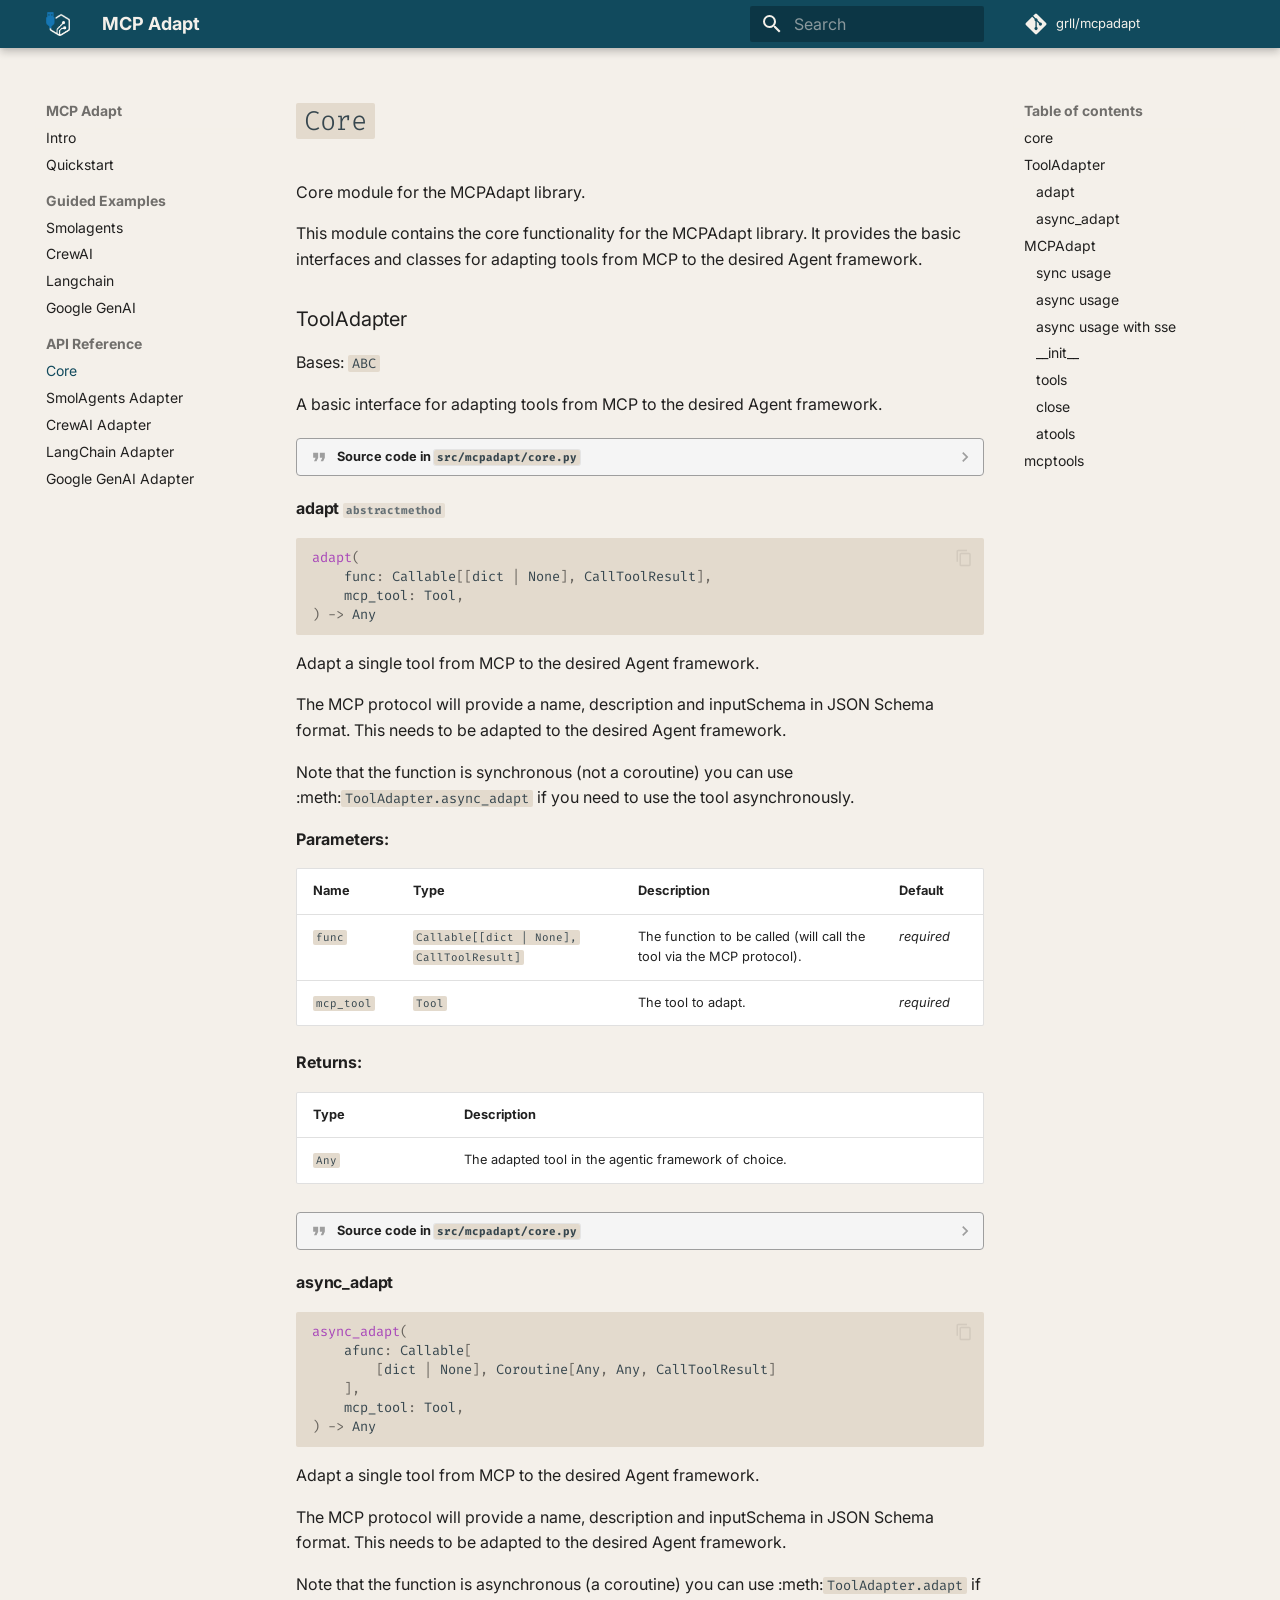
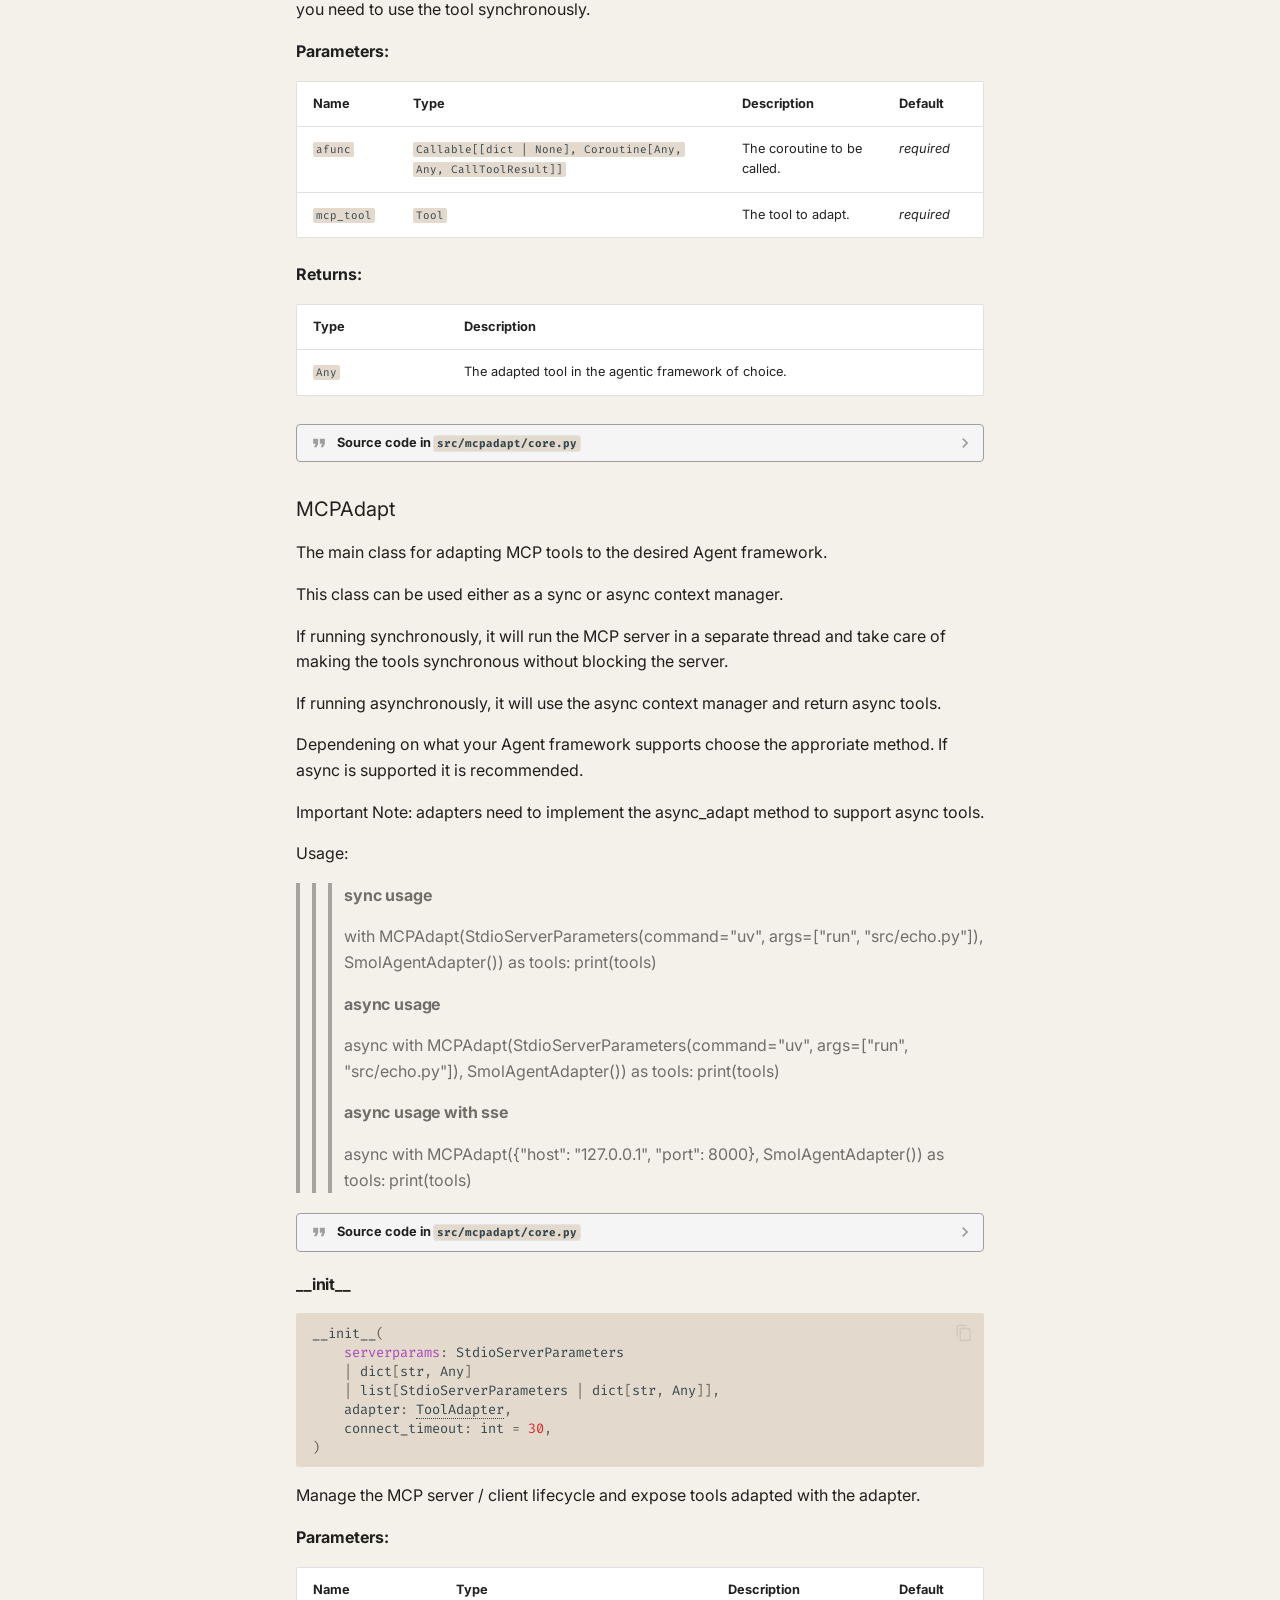
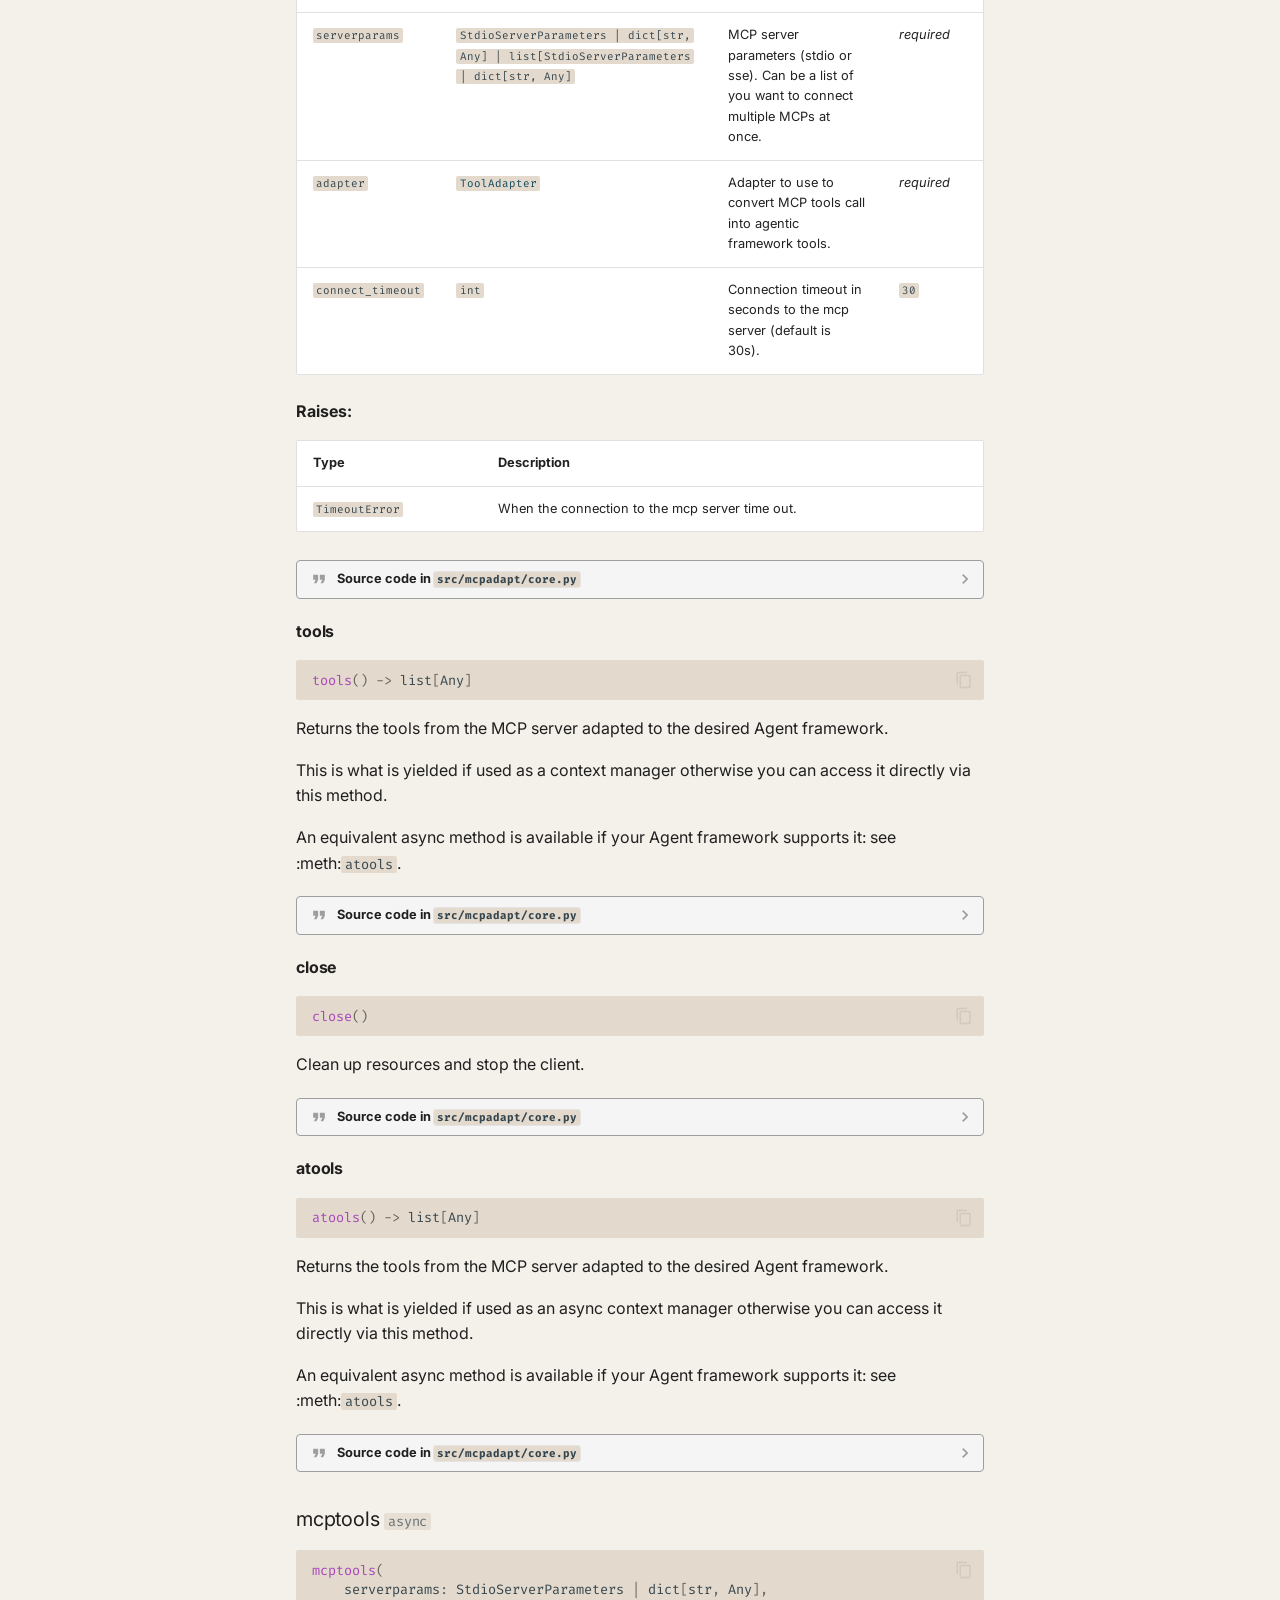
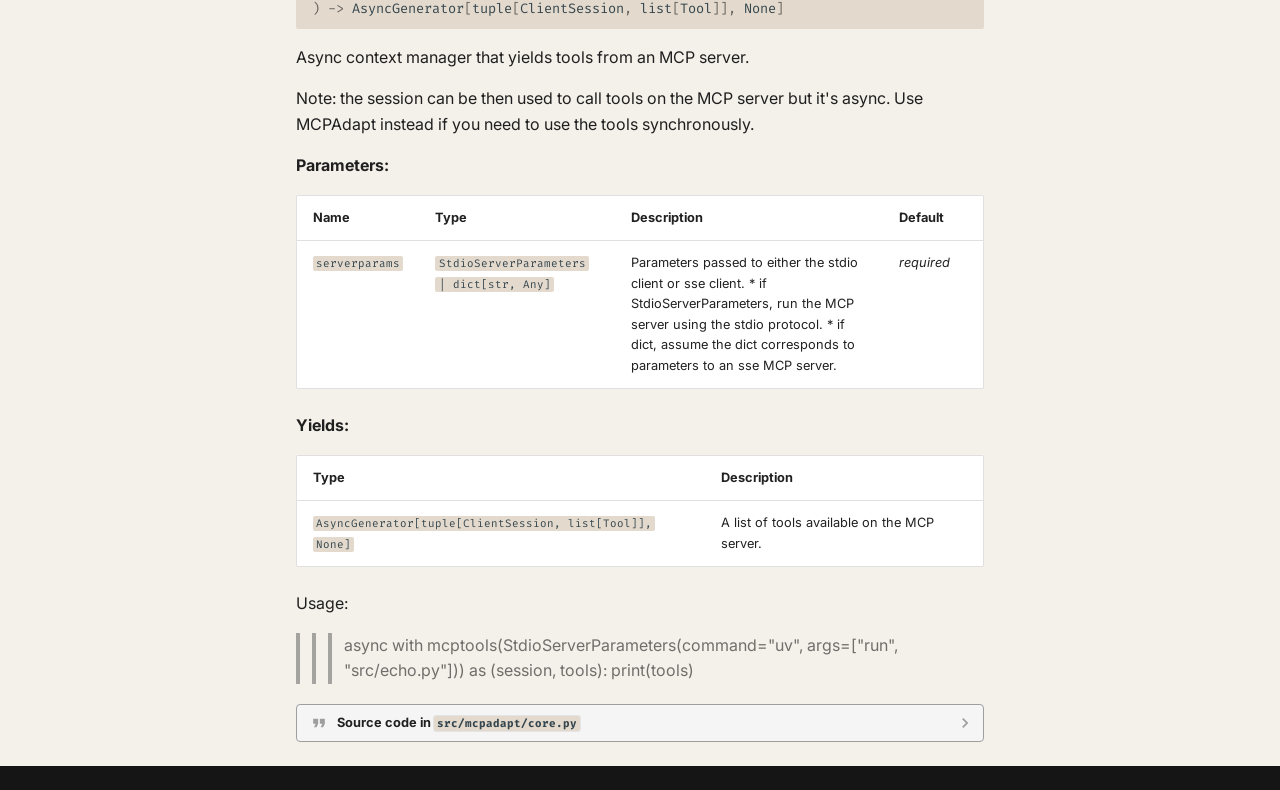
<file: ref/core/index.html>
<!doctype html>
<html lang="en" class="no-js">
  <head>
    
      <meta charset="utf-8">
      <meta name="viewport" content="width=device-width,initial-scale=1">
      
      
      
      
        <link rel="prev" href="../../guide/google-genai/">
      
      
        <link rel="next" href="../smolagents_adapter/">
      
      
      <link rel="icon" href="../../images/favicon.ico">
      <meta name="generator" content="mkdocs-1.6.1, mkdocs-material-9.6.11">
    
    
      
        <title>Core - MCP Adapt</title>
      
    
    
      <link rel="stylesheet" href="../../assets/stylesheets/main.4af4bdda.min.css">
      
        
        <link rel="stylesheet" href="../../assets/stylesheets/palette.06af60db.min.css">
      
      


    
    
      
    
    
      
        
        
        <link rel="preconnect" href="https://fonts.gstatic.com" crossorigin>
        <link rel="stylesheet" href="https://fonts.googleapis.com/css?family=Inter:300,300i,400,400i,700,700i%7CFira+Code:400,400i,700,700i&display=fallback">
        <style>:root{--md-text-font:"Inter";--md-code-font:"Fira Code"}</style>
      
    
    
      <link rel="stylesheet" href="../../assets/_mkdocstrings.css">
    
      <link rel="stylesheet" href="../../stylesheets/extra.css">
    
    <script>__md_scope=new URL("../..",location),__md_hash=e=>[...e].reduce(((e,_)=>(e<<5)-e+_.charCodeAt(0)),0),__md_get=(e,_=localStorage,t=__md_scope)=>JSON.parse(_.getItem(t.pathname+"."+e)),__md_set=(e,_,t=localStorage,a=__md_scope)=>{try{t.setItem(a.pathname+"."+e,JSON.stringify(_))}catch(e){}}</script>
    
      

    
    
    
  </head>
  
  
    
    
    
    
    
    <body dir="ltr" data-md-color-scheme="default" data-md-color-primary="custom" data-md-color-accent="custom">
  
    
    <input class="md-toggle" data-md-toggle="drawer" type="checkbox" id="__drawer" autocomplete="off">
    <input class="md-toggle" data-md-toggle="search" type="checkbox" id="__search" autocomplete="off">
    <label class="md-overlay" for="__drawer"></label>
    <div data-md-component="skip">
      
        
        <a href="#core" class="md-skip">
          Skip to content
        </a>
      
    </div>
    <div data-md-component="announce">
      
    </div>
    
    
      

  

<header class="md-header md-header--shadow" data-md-component="header">
  <nav class="md-header__inner md-grid" aria-label="Header">
    <a href="../.." title="MCP Adapt" class="md-header__button md-logo" aria-label="MCP Adapt" data-md-component="logo">
      
  <img src="../../assets/logo_dark_transparent_cropped.png" alt="logo">

    </a>
    <label class="md-header__button md-icon" for="__drawer">
      
      <svg xmlns="http://www.w3.org/2000/svg" viewBox="0 0 24 24"><path d="M3 6h18v2H3zm0 5h18v2H3zm0 5h18v2H3z"/></svg>
    </label>
    <div class="md-header__title" data-md-component="header-title">
      <div class="md-header__ellipsis">
        <div class="md-header__topic">
          <span class="md-ellipsis">
            MCP Adapt
          </span>
        </div>
        <div class="md-header__topic" data-md-component="header-topic">
          <span class="md-ellipsis">
            
              Core
            
          </span>
        </div>
      </div>
    </div>
    
      
    
    
    
    
      
      
        <label class="md-header__button md-icon" for="__search">
          
          <svg xmlns="http://www.w3.org/2000/svg" viewBox="0 0 24 24"><path d="M9.5 3A6.5 6.5 0 0 1 16 9.5c0 1.61-.59 3.09-1.56 4.23l.27.27h.79l5 5-1.5 1.5-5-5v-.79l-.27-.27A6.52 6.52 0 0 1 9.5 16 6.5 6.5 0 0 1 3 9.5 6.5 6.5 0 0 1 9.5 3m0 2C7 5 5 7 5 9.5S7 14 9.5 14 14 12 14 9.5 12 5 9.5 5"/></svg>
        </label>
        <div class="md-search" data-md-component="search" role="dialog">
  <label class="md-search__overlay" for="__search"></label>
  <div class="md-search__inner" role="search">
    <form class="md-search__form" name="search">
      <input type="text" class="md-search__input" name="query" aria-label="Search" placeholder="Search" autocapitalize="off" autocorrect="off" autocomplete="off" spellcheck="false" data-md-component="search-query" required>
      <label class="md-search__icon md-icon" for="__search">
        
        <svg xmlns="http://www.w3.org/2000/svg" viewBox="0 0 24 24"><path d="M9.5 3A6.5 6.5 0 0 1 16 9.5c0 1.61-.59 3.09-1.56 4.23l.27.27h.79l5 5-1.5 1.5-5-5v-.79l-.27-.27A6.52 6.52 0 0 1 9.5 16 6.5 6.5 0 0 1 3 9.5 6.5 6.5 0 0 1 9.5 3m0 2C7 5 5 7 5 9.5S7 14 9.5 14 14 12 14 9.5 12 5 9.5 5"/></svg>
        
        <svg xmlns="http://www.w3.org/2000/svg" viewBox="0 0 24 24"><path d="M20 11v2H8l5.5 5.5-1.42 1.42L4.16 12l7.92-7.92L13.5 5.5 8 11z"/></svg>
      </label>
      <nav class="md-search__options" aria-label="Search">
        
        <button type="reset" class="md-search__icon md-icon" title="Clear" aria-label="Clear" tabindex="-1">
          
          <svg xmlns="http://www.w3.org/2000/svg" viewBox="0 0 24 24"><path d="M19 6.41 17.59 5 12 10.59 6.41 5 5 6.41 10.59 12 5 17.59 6.41 19 12 13.41 17.59 19 19 17.59 13.41 12z"/></svg>
        </button>
      </nav>
      
    </form>
    <div class="md-search__output">
      <div class="md-search__scrollwrap" tabindex="0" data-md-scrollfix>
        <div class="md-search-result" data-md-component="search-result">
          <div class="md-search-result__meta">
            Initializing search
          </div>
          <ol class="md-search-result__list" role="presentation"></ol>
        </div>
      </div>
    </div>
  </div>
</div>
      
    
    
      <div class="md-header__source">
        <a href="https://github.com/grll/mcpadapt" title="Go to repository" class="md-source" data-md-component="source">
  <div class="md-source__icon md-icon">
    
    <svg xmlns="http://www.w3.org/2000/svg" viewBox="0 0 448 512"><!--! Font Awesome Free 6.7.2 by @fontawesome - https://fontawesome.com License - https://fontawesome.com/license/free (Icons: CC BY 4.0, Fonts: SIL OFL 1.1, Code: MIT License) Copyright 2024 Fonticons, Inc.--><path d="M439.55 236.05 244 40.45a28.87 28.87 0 0 0-40.81 0l-40.66 40.63 51.52 51.52c27.06-9.14 52.68 16.77 43.39 43.68l49.66 49.66c34.23-11.8 61.18 31 35.47 56.69-26.49 26.49-70.21-2.87-56-37.34L240.22 199v121.85c25.3 12.54 22.26 41.85 9.08 55a34.34 34.34 0 0 1-48.55 0c-17.57-17.6-11.07-46.91 11.25-56v-123c-20.8-8.51-24.6-30.74-18.64-45L142.57 101 8.45 235.14a28.86 28.86 0 0 0 0 40.81l195.61 195.6a28.86 28.86 0 0 0 40.8 0l194.69-194.69a28.86 28.86 0 0 0 0-40.81"/></svg>
  </div>
  <div class="md-source__repository">
    grll/mcpadapt
  </div>
</a>
      </div>
    
  </nav>
  
</header>
    
    <div class="md-container" data-md-component="container">
      
      
        
          
        
      
      <main class="md-main" data-md-component="main">
        <div class="md-main__inner md-grid">
          
            
              
              <div class="md-sidebar md-sidebar--primary" data-md-component="sidebar" data-md-type="navigation" >
                <div class="md-sidebar__scrollwrap">
                  <div class="md-sidebar__inner">
                    



<nav class="md-nav md-nav--primary" aria-label="Navigation" data-md-level="0">
  <label class="md-nav__title" for="__drawer">
    <a href="../.." title="MCP Adapt" class="md-nav__button md-logo" aria-label="MCP Adapt" data-md-component="logo">
      
  <img src="../../assets/logo_dark_transparent_cropped.png" alt="logo">

    </a>
    MCP Adapt
  </label>
  
    <div class="md-nav__source">
      <a href="https://github.com/grll/mcpadapt" title="Go to repository" class="md-source" data-md-component="source">
  <div class="md-source__icon md-icon">
    
    <svg xmlns="http://www.w3.org/2000/svg" viewBox="0 0 448 512"><!--! Font Awesome Free 6.7.2 by @fontawesome - https://fontawesome.com License - https://fontawesome.com/license/free (Icons: CC BY 4.0, Fonts: SIL OFL 1.1, Code: MIT License) Copyright 2024 Fonticons, Inc.--><path d="M439.55 236.05 244 40.45a28.87 28.87 0 0 0-40.81 0l-40.66 40.63 51.52 51.52c27.06-9.14 52.68 16.77 43.39 43.68l49.66 49.66c34.23-11.8 61.18 31 35.47 56.69-26.49 26.49-70.21-2.87-56-37.34L240.22 199v121.85c25.3 12.54 22.26 41.85 9.08 55a34.34 34.34 0 0 1-48.55 0c-17.57-17.6-11.07-46.91 11.25-56v-123c-20.8-8.51-24.6-30.74-18.64-45L142.57 101 8.45 235.14a28.86 28.86 0 0 0 0 40.81l195.61 195.6a28.86 28.86 0 0 0 40.8 0l194.69-194.69a28.86 28.86 0 0 0 0-40.81"/></svg>
  </div>
  <div class="md-source__repository">
    grll/mcpadapt
  </div>
</a>
    </div>
  
  <ul class="md-nav__list" data-md-scrollfix>
    
      
      
  
  
  
  
    <li class="md-nav__item">
      <a href="../.." class="md-nav__link">
        
  
  
  <span class="md-ellipsis">
    Intro
    
  </span>
  

      </a>
    </li>
  

    
      
      
  
  
  
  
    <li class="md-nav__item">
      <a href="../../quickstart/" class="md-nav__link">
        
  
  
  <span class="md-ellipsis">
    Quickstart
    
  </span>
  

      </a>
    </li>
  

    
      
      
  
  
  
  
    
    
    
    
      
        
        
      
    
    
    <li class="md-nav__item md-nav__item--section md-nav__item--nested">
      
        
        
          
        
        <input class="md-nav__toggle md-toggle md-toggle--indeterminate" type="checkbox" id="__nav_3" >
        
          
          <label class="md-nav__link" for="__nav_3" id="__nav_3_label" tabindex="">
            
  
  
  <span class="md-ellipsis">
    Guided Examples
    
  </span>
  

            <span class="md-nav__icon md-icon"></span>
          </label>
        
        <nav class="md-nav" data-md-level="1" aria-labelledby="__nav_3_label" aria-expanded="false">
          <label class="md-nav__title" for="__nav_3">
            <span class="md-nav__icon md-icon"></span>
            Guided Examples
          </label>
          <ul class="md-nav__list" data-md-scrollfix>
            
              
                
  
  
  
  
    <li class="md-nav__item">
      <a href="../../guide/smolagents/" class="md-nav__link">
        
  
  
  <span class="md-ellipsis">
    Smolagents
    
  </span>
  

      </a>
    </li>
  

              
            
              
                
  
  
  
  
    <li class="md-nav__item">
      <a href="../../guide/crewai/" class="md-nav__link">
        
  
  
  <span class="md-ellipsis">
    CrewAI
    
  </span>
  

      </a>
    </li>
  

              
            
              
                
  
  
  
  
    <li class="md-nav__item">
      <a href="../../guide/langchain/" class="md-nav__link">
        
  
  
  <span class="md-ellipsis">
    Langchain
    
  </span>
  

      </a>
    </li>
  

              
            
              
                
  
  
  
  
    <li class="md-nav__item">
      <a href="../../guide/google-genai/" class="md-nav__link">
        
  
  
  <span class="md-ellipsis">
    Google GenAI
    
  </span>
  

      </a>
    </li>
  

              
            
          </ul>
        </nav>
      
    </li>
  

    
      
      
  
  
    
  
  
  
    
    
    
    
      
        
        
      
    
    
    <li class="md-nav__item md-nav__item--active md-nav__item--section md-nav__item--nested">
      
        
        
        <input class="md-nav__toggle md-toggle " type="checkbox" id="__nav_4" checked>
        
          
          <label class="md-nav__link" for="__nav_4" id="__nav_4_label" tabindex="">
            
  
  
  <span class="md-ellipsis">
    API Reference
    
  </span>
  

            <span class="md-nav__icon md-icon"></span>
          </label>
        
        <nav class="md-nav" data-md-level="1" aria-labelledby="__nav_4_label" aria-expanded="true">
          <label class="md-nav__title" for="__nav_4">
            <span class="md-nav__icon md-icon"></span>
            API Reference
          </label>
          <ul class="md-nav__list" data-md-scrollfix>
            
              
                
  
  
    
  
  
  
    <li class="md-nav__item md-nav__item--active">
      
      <input class="md-nav__toggle md-toggle" type="checkbox" id="__toc">
      
      
        
      
      
        <label class="md-nav__link md-nav__link--active" for="__toc">
          
  
  
  <span class="md-ellipsis">
    Core
    
  </span>
  

          <span class="md-nav__icon md-icon"></span>
        </label>
      
      <a href="./" class="md-nav__link md-nav__link--active">
        
  
  
  <span class="md-ellipsis">
    Core
    
  </span>
  

      </a>
      
        

<nav class="md-nav md-nav--secondary" aria-label="Table of contents">
  
  
  
    
  
  
    <label class="md-nav__title" for="__toc">
      <span class="md-nav__icon md-icon"></span>
      Table of contents
    </label>
    <ul class="md-nav__list" data-md-component="toc" data-md-scrollfix>
      
        <li class="md-nav__item">
  <a href="#mcpadapt.core" class="md-nav__link">
    <span class="md-ellipsis">
      core
    </span>
  </a>
  
</li>
      
        <li class="md-nav__item">
  <a href="#mcpadapt.core.ToolAdapter" class="md-nav__link">
    <span class="md-ellipsis">
      ToolAdapter
    </span>
  </a>
  
    <nav class="md-nav" aria-label="ToolAdapter">
      <ul class="md-nav__list">
        
          <li class="md-nav__item">
  <a href="#mcpadapt.core.ToolAdapter.adapt" class="md-nav__link">
    <span class="md-ellipsis">
      adapt
    </span>
  </a>
  
</li>
        
          <li class="md-nav__item">
  <a href="#mcpadapt.core.ToolAdapter.async_adapt" class="md-nav__link">
    <span class="md-ellipsis">
      async_adapt
    </span>
  </a>
  
</li>
        
      </ul>
    </nav>
  
</li>
      
        <li class="md-nav__item">
  <a href="#mcpadapt.core.MCPAdapt" class="md-nav__link">
    <span class="md-ellipsis">
      MCPAdapt
    </span>
  </a>
  
    <nav class="md-nav" aria-label="MCPAdapt">
      <ul class="md-nav__list">
        
          <li class="md-nav__item">
  <a href="#mcpadapt.core.MCPAdapt--sync-usage" class="md-nav__link">
    <span class="md-ellipsis">
      sync usage
    </span>
  </a>
  
</li>
        
          <li class="md-nav__item">
  <a href="#mcpadapt.core.MCPAdapt--async-usage" class="md-nav__link">
    <span class="md-ellipsis">
      async usage
    </span>
  </a>
  
</li>
        
          <li class="md-nav__item">
  <a href="#mcpadapt.core.MCPAdapt--async-usage-with-sse" class="md-nav__link">
    <span class="md-ellipsis">
      async usage with sse
    </span>
  </a>
  
</li>
        
          <li class="md-nav__item">
  <a href="#mcpadapt.core.MCPAdapt.__init__" class="md-nav__link">
    <span class="md-ellipsis">
      __init__
    </span>
  </a>
  
</li>
        
          <li class="md-nav__item">
  <a href="#mcpadapt.core.MCPAdapt.tools" class="md-nav__link">
    <span class="md-ellipsis">
      tools
    </span>
  </a>
  
</li>
        
          <li class="md-nav__item">
  <a href="#mcpadapt.core.MCPAdapt.close" class="md-nav__link">
    <span class="md-ellipsis">
      close
    </span>
  </a>
  
</li>
        
          <li class="md-nav__item">
  <a href="#mcpadapt.core.MCPAdapt.atools" class="md-nav__link">
    <span class="md-ellipsis">
      atools
    </span>
  </a>
  
</li>
        
      </ul>
    </nav>
  
</li>
      
        <li class="md-nav__item">
  <a href="#mcpadapt.core.mcptools" class="md-nav__link">
    <span class="md-ellipsis">
      mcptools
    </span>
  </a>
  
</li>
      
    </ul>
  
</nav>
      
    </li>
  

              
            
              
                
  
  
  
  
    <li class="md-nav__item">
      <a href="../smolagents_adapter/" class="md-nav__link">
        
  
  
  <span class="md-ellipsis">
    SmolAgents Adapter
    
  </span>
  

      </a>
    </li>
  

              
            
              
                
  
  
  
  
    <li class="md-nav__item">
      <a href="../crewai_adapter/" class="md-nav__link">
        
  
  
  <span class="md-ellipsis">
    CrewAI Adapter
    
  </span>
  

      </a>
    </li>
  

              
            
              
                
  
  
  
  
    <li class="md-nav__item">
      <a href="../langchain_adapter/" class="md-nav__link">
        
  
  
  <span class="md-ellipsis">
    LangChain Adapter
    
  </span>
  

      </a>
    </li>
  

              
            
              
                
  
  
  
  
    <li class="md-nav__item">
      <a href="../google_genai_adapter/" class="md-nav__link">
        
  
  
  <span class="md-ellipsis">
    Google GenAI Adapter
    
  </span>
  

      </a>
    </li>
  

              
            
          </ul>
        </nav>
      
    </li>
  

    
  </ul>
</nav>
                  </div>
                </div>
              </div>
            
            
              
              <div class="md-sidebar md-sidebar--secondary" data-md-component="sidebar" data-md-type="toc" >
                <div class="md-sidebar__scrollwrap">
                  <div class="md-sidebar__inner">
                    

<nav class="md-nav md-nav--secondary" aria-label="Table of contents">
  
  
  
    
  
  
    <label class="md-nav__title" for="__toc">
      <span class="md-nav__icon md-icon"></span>
      Table of contents
    </label>
    <ul class="md-nav__list" data-md-component="toc" data-md-scrollfix>
      
        <li class="md-nav__item">
  <a href="#mcpadapt.core" class="md-nav__link">
    <span class="md-ellipsis">
      core
    </span>
  </a>
  
</li>
      
        <li class="md-nav__item">
  <a href="#mcpadapt.core.ToolAdapter" class="md-nav__link">
    <span class="md-ellipsis">
      ToolAdapter
    </span>
  </a>
  
    <nav class="md-nav" aria-label="ToolAdapter">
      <ul class="md-nav__list">
        
          <li class="md-nav__item">
  <a href="#mcpadapt.core.ToolAdapter.adapt" class="md-nav__link">
    <span class="md-ellipsis">
      adapt
    </span>
  </a>
  
</li>
        
          <li class="md-nav__item">
  <a href="#mcpadapt.core.ToolAdapter.async_adapt" class="md-nav__link">
    <span class="md-ellipsis">
      async_adapt
    </span>
  </a>
  
</li>
        
      </ul>
    </nav>
  
</li>
      
        <li class="md-nav__item">
  <a href="#mcpadapt.core.MCPAdapt" class="md-nav__link">
    <span class="md-ellipsis">
      MCPAdapt
    </span>
  </a>
  
    <nav class="md-nav" aria-label="MCPAdapt">
      <ul class="md-nav__list">
        
          <li class="md-nav__item">
  <a href="#mcpadapt.core.MCPAdapt--sync-usage" class="md-nav__link">
    <span class="md-ellipsis">
      sync usage
    </span>
  </a>
  
</li>
        
          <li class="md-nav__item">
  <a href="#mcpadapt.core.MCPAdapt--async-usage" class="md-nav__link">
    <span class="md-ellipsis">
      async usage
    </span>
  </a>
  
</li>
        
          <li class="md-nav__item">
  <a href="#mcpadapt.core.MCPAdapt--async-usage-with-sse" class="md-nav__link">
    <span class="md-ellipsis">
      async usage with sse
    </span>
  </a>
  
</li>
        
          <li class="md-nav__item">
  <a href="#mcpadapt.core.MCPAdapt.__init__" class="md-nav__link">
    <span class="md-ellipsis">
      __init__
    </span>
  </a>
  
</li>
        
          <li class="md-nav__item">
  <a href="#mcpadapt.core.MCPAdapt.tools" class="md-nav__link">
    <span class="md-ellipsis">
      tools
    </span>
  </a>
  
</li>
        
          <li class="md-nav__item">
  <a href="#mcpadapt.core.MCPAdapt.close" class="md-nav__link">
    <span class="md-ellipsis">
      close
    </span>
  </a>
  
</li>
        
          <li class="md-nav__item">
  <a href="#mcpadapt.core.MCPAdapt.atools" class="md-nav__link">
    <span class="md-ellipsis">
      atools
    </span>
  </a>
  
</li>
        
      </ul>
    </nav>
  
</li>
      
        <li class="md-nav__item">
  <a href="#mcpadapt.core.mcptools" class="md-nav__link">
    <span class="md-ellipsis">
      mcptools
    </span>
  </a>
  
</li>
      
    </ul>
  
</nav>
                  </div>
                </div>
              </div>
            
          
          
            <div class="md-content" data-md-component="content">
              <article class="md-content__inner md-typeset">
                
                  


  
  


<h1 id="core"><code>Core</code></h1>


<div class="doc doc-object doc-module">



<a id="mcpadapt.core"></a>
    <div class="doc doc-contents first">

        <p>Core module for the MCPAdapt library.</p>
<p>This module contains the core functionality for the MCPAdapt library. It provides the
basic interfaces and classes for adapting tools from MCP to the desired Agent framework.</p>









  <div class="doc doc-children">








<div class="doc doc-object doc-class">



<h3 id="mcpadapt.core.ToolAdapter" class="doc doc-heading">
            <span class="doc doc-object-name doc-class-name">ToolAdapter</span>


</h3>


    <div class="doc doc-contents ">
            <p class="doc doc-class-bases">
              Bases: <code><span title="abc.ABC">ABC</span></code></p>


        <p>A basic interface for adapting tools from MCP to the desired Agent framework.</p>







              <details class="quote">
                <summary>Source code in <code>src/mcpadapt/core.py</code></summary>
                <div class="language-python highlight"><table class="highlighttable"><tr><td class="linenos"><div class="linenodiv"><pre><span></span><span class="normal"><a href="#__codelineno-0-20">20</a></span>
<span class="normal"><a href="#__codelineno-0-21">21</a></span>
<span class="normal"><a href="#__codelineno-0-22">22</a></span>
<span class="normal"><a href="#__codelineno-0-23">23</a></span>
<span class="normal"><a href="#__codelineno-0-24">24</a></span>
<span class="normal"><a href="#__codelineno-0-25">25</a></span>
<span class="normal"><a href="#__codelineno-0-26">26</a></span>
<span class="normal"><a href="#__codelineno-0-27">27</a></span>
<span class="normal"><a href="#__codelineno-0-28">28</a></span>
<span class="normal"><a href="#__codelineno-0-29">29</a></span>
<span class="normal"><a href="#__codelineno-0-30">30</a></span>
<span class="normal"><a href="#__codelineno-0-31">31</a></span>
<span class="normal"><a href="#__codelineno-0-32">32</a></span>
<span class="normal"><a href="#__codelineno-0-33">33</a></span>
<span class="normal"><a href="#__codelineno-0-34">34</a></span>
<span class="normal"><a href="#__codelineno-0-35">35</a></span>
<span class="normal"><a href="#__codelineno-0-36">36</a></span>
<span class="normal"><a href="#__codelineno-0-37">37</a></span>
<span class="normal"><a href="#__codelineno-0-38">38</a></span>
<span class="normal"><a href="#__codelineno-0-39">39</a></span>
<span class="normal"><a href="#__codelineno-0-40">40</a></span>
<span class="normal"><a href="#__codelineno-0-41">41</a></span>
<span class="normal"><a href="#__codelineno-0-42">42</a></span>
<span class="normal"><a href="#__codelineno-0-43">43</a></span>
<span class="normal"><a href="#__codelineno-0-44">44</a></span>
<span class="normal"><a href="#__codelineno-0-45">45</a></span>
<span class="normal"><a href="#__codelineno-0-46">46</a></span>
<span class="normal"><a href="#__codelineno-0-47">47</a></span>
<span class="normal"><a href="#__codelineno-0-48">48</a></span>
<span class="normal"><a href="#__codelineno-0-49">49</a></span>
<span class="normal"><a href="#__codelineno-0-50">50</a></span>
<span class="normal"><a href="#__codelineno-0-51">51</a></span>
<span class="normal"><a href="#__codelineno-0-52">52</a></span>
<span class="normal"><a href="#__codelineno-0-53">53</a></span>
<span class="normal"><a href="#__codelineno-0-54">54</a></span>
<span class="normal"><a href="#__codelineno-0-55">55</a></span>
<span class="normal"><a href="#__codelineno-0-56">56</a></span>
<span class="normal"><a href="#__codelineno-0-57">57</a></span>
<span class="normal"><a href="#__codelineno-0-58">58</a></span>
<span class="normal"><a href="#__codelineno-0-59">59</a></span>
<span class="normal"><a href="#__codelineno-0-60">60</a></span>
<span class="normal"><a href="#__codelineno-0-61">61</a></span>
<span class="normal"><a href="#__codelineno-0-62">62</a></span>
<span class="normal"><a href="#__codelineno-0-63">63</a></span>
<span class="normal"><a href="#__codelineno-0-64">64</a></span>
<span class="normal"><a href="#__codelineno-0-65">65</a></span>
<span class="normal"><a href="#__codelineno-0-66">66</a></span>
<span class="normal"><a href="#__codelineno-0-67">67</a></span>
<span class="normal"><a href="#__codelineno-0-68">68</a></span></pre></div></td><td class="code"><div><pre><span></span><code><span id="__span-0-20"><a id="__codelineno-0-20" name="__codelineno-0-20"></a><span class="k">class</span><span class="w"> </span><span class="nc">ToolAdapter</span><span class="p">(</span><span class="n">ABC</span><span class="p">):</span>
</span><span id="__span-0-21"><a id="__codelineno-0-21" name="__codelineno-0-21"></a><span class="w">    </span><span class="sd">&quot;&quot;&quot;A basic interface for adapting tools from MCP to the desired Agent framework.&quot;&quot;&quot;</span>
</span><span id="__span-0-22"><a id="__codelineno-0-22" name="__codelineno-0-22"></a>
</span><span id="__span-0-23"><a id="__codelineno-0-23" name="__codelineno-0-23"></a>    <span class="nd">@abstractmethod</span>
</span><span id="__span-0-24"><a id="__codelineno-0-24" name="__codelineno-0-24"></a>    <span class="k">def</span><span class="w"> </span><span class="nf">adapt</span><span class="p">(</span>
</span><span id="__span-0-25"><a id="__codelineno-0-25" name="__codelineno-0-25"></a>        <span class="bp">self</span><span class="p">,</span>
</span><span id="__span-0-26"><a id="__codelineno-0-26" name="__codelineno-0-26"></a>        <span class="n">func</span><span class="p">:</span> <span class="n">Callable</span><span class="p">[[</span><span class="nb">dict</span> <span class="o">|</span> <span class="kc">None</span><span class="p">],</span> <span class="n">mcp</span><span class="o">.</span><span class="n">types</span><span class="o">.</span><span class="n">CallToolResult</span><span class="p">],</span>
</span><span id="__span-0-27"><a id="__codelineno-0-27" name="__codelineno-0-27"></a>        <span class="n">mcp_tool</span><span class="p">:</span> <span class="n">mcp</span><span class="o">.</span><span class="n">types</span><span class="o">.</span><span class="n">Tool</span><span class="p">,</span>
</span><span id="__span-0-28"><a id="__codelineno-0-28" name="__codelineno-0-28"></a>    <span class="p">)</span> <span class="o">-&gt;</span> <span class="n">Any</span><span class="p">:</span>
</span><span id="__span-0-29"><a id="__codelineno-0-29" name="__codelineno-0-29"></a><span class="w">        </span><span class="sd">&quot;&quot;&quot;Adapt a single tool from MCP to the desired Agent framework.</span>
</span><span id="__span-0-30"><a id="__codelineno-0-30" name="__codelineno-0-30"></a>
</span><span id="__span-0-31"><a id="__codelineno-0-31" name="__codelineno-0-31"></a><span class="sd">        The MCP protocol will provide a name, description and inputSchema in JSON Schema</span>
</span><span id="__span-0-32"><a id="__codelineno-0-32" name="__codelineno-0-32"></a><span class="sd">        format. This needs to be adapted to the desired Agent framework.</span>
</span><span id="__span-0-33"><a id="__codelineno-0-33" name="__codelineno-0-33"></a>
</span><span id="__span-0-34"><a id="__codelineno-0-34" name="__codelineno-0-34"></a><span class="sd">        Note that the function is synchronous (not a coroutine) you can use</span>
</span><span id="__span-0-35"><a id="__codelineno-0-35" name="__codelineno-0-35"></a><span class="sd">        :meth:`ToolAdapter.async_adapt` if you need to use the tool asynchronously.</span>
</span><span id="__span-0-36"><a id="__codelineno-0-36" name="__codelineno-0-36"></a>
</span><span id="__span-0-37"><a id="__codelineno-0-37" name="__codelineno-0-37"></a><span class="sd">        Args:</span>
</span><span id="__span-0-38"><a id="__codelineno-0-38" name="__codelineno-0-38"></a><span class="sd">            func: The function to be called (will call the tool via the MCP protocol).</span>
</span><span id="__span-0-39"><a id="__codelineno-0-39" name="__codelineno-0-39"></a><span class="sd">            mcp_tool: The tool to adapt.</span>
</span><span id="__span-0-40"><a id="__codelineno-0-40" name="__codelineno-0-40"></a>
</span><span id="__span-0-41"><a id="__codelineno-0-41" name="__codelineno-0-41"></a><span class="sd">        Returns:</span>
</span><span id="__span-0-42"><a id="__codelineno-0-42" name="__codelineno-0-42"></a><span class="sd">            The adapted tool in the agentic framework of choice.</span>
</span><span id="__span-0-43"><a id="__codelineno-0-43" name="__codelineno-0-43"></a><span class="sd">        &quot;&quot;&quot;</span>
</span><span id="__span-0-44"><a id="__codelineno-0-44" name="__codelineno-0-44"></a>        <span class="k">pass</span>
</span><span id="__span-0-45"><a id="__codelineno-0-45" name="__codelineno-0-45"></a>
</span><span id="__span-0-46"><a id="__codelineno-0-46" name="__codelineno-0-46"></a>    <span class="k">def</span><span class="w"> </span><span class="nf">async_adapt</span><span class="p">(</span>
</span><span id="__span-0-47"><a id="__codelineno-0-47" name="__codelineno-0-47"></a>        <span class="bp">self</span><span class="p">,</span>
</span><span id="__span-0-48"><a id="__codelineno-0-48" name="__codelineno-0-48"></a>        <span class="n">afunc</span><span class="p">:</span> <span class="n">Callable</span><span class="p">[[</span><span class="nb">dict</span> <span class="o">|</span> <span class="kc">None</span><span class="p">],</span> <span class="n">Coroutine</span><span class="p">[</span><span class="n">Any</span><span class="p">,</span> <span class="n">Any</span><span class="p">,</span> <span class="n">mcp</span><span class="o">.</span><span class="n">types</span><span class="o">.</span><span class="n">CallToolResult</span><span class="p">]],</span>
</span><span id="__span-0-49"><a id="__codelineno-0-49" name="__codelineno-0-49"></a>        <span class="n">mcp_tool</span><span class="p">:</span> <span class="n">mcp</span><span class="o">.</span><span class="n">types</span><span class="o">.</span><span class="n">Tool</span><span class="p">,</span>
</span><span id="__span-0-50"><a id="__codelineno-0-50" name="__codelineno-0-50"></a>    <span class="p">)</span> <span class="o">-&gt;</span> <span class="n">Any</span><span class="p">:</span>
</span><span id="__span-0-51"><a id="__codelineno-0-51" name="__codelineno-0-51"></a><span class="w">        </span><span class="sd">&quot;&quot;&quot;Adapt a single tool from MCP to the desired Agent framework.</span>
</span><span id="__span-0-52"><a id="__codelineno-0-52" name="__codelineno-0-52"></a>
</span><span id="__span-0-53"><a id="__codelineno-0-53" name="__codelineno-0-53"></a><span class="sd">        The MCP protocol will provide a name, description and inputSchema in JSON Schema</span>
</span><span id="__span-0-54"><a id="__codelineno-0-54" name="__codelineno-0-54"></a><span class="sd">        format. This needs to be adapted to the desired Agent framework.</span>
</span><span id="__span-0-55"><a id="__codelineno-0-55" name="__codelineno-0-55"></a>
</span><span id="__span-0-56"><a id="__codelineno-0-56" name="__codelineno-0-56"></a><span class="sd">        Note that the function is asynchronous (a coroutine) you can use</span>
</span><span id="__span-0-57"><a id="__codelineno-0-57" name="__codelineno-0-57"></a><span class="sd">        :meth:`ToolAdapter.adapt` if you need to use the tool synchronously.</span>
</span><span id="__span-0-58"><a id="__codelineno-0-58" name="__codelineno-0-58"></a>
</span><span id="__span-0-59"><a id="__codelineno-0-59" name="__codelineno-0-59"></a><span class="sd">        Args:</span>
</span><span id="__span-0-60"><a id="__codelineno-0-60" name="__codelineno-0-60"></a><span class="sd">            afunc: The coroutine to be called.</span>
</span><span id="__span-0-61"><a id="__codelineno-0-61" name="__codelineno-0-61"></a><span class="sd">            mcp_tool: The tool to adapt.</span>
</span><span id="__span-0-62"><a id="__codelineno-0-62" name="__codelineno-0-62"></a>
</span><span id="__span-0-63"><a id="__codelineno-0-63" name="__codelineno-0-63"></a><span class="sd">        Returns:</span>
</span><span id="__span-0-64"><a id="__codelineno-0-64" name="__codelineno-0-64"></a><span class="sd">            The adapted tool in the agentic framework of choice.</span>
</span><span id="__span-0-65"><a id="__codelineno-0-65" name="__codelineno-0-65"></a><span class="sd">        &quot;&quot;&quot;</span>
</span><span id="__span-0-66"><a id="__codelineno-0-66" name="__codelineno-0-66"></a>        <span class="k">raise</span> <span class="ne">NotImplementedError</span><span class="p">(</span>
</span><span id="__span-0-67"><a id="__codelineno-0-67" name="__codelineno-0-67"></a>            <span class="s2">&quot;Async adaptation is not supported for this Agent framework.&quot;</span>
</span><span id="__span-0-68"><a id="__codelineno-0-68" name="__codelineno-0-68"></a>        <span class="p">)</span>
</span></code></pre></div></td></tr></table></div>
              </details>



  <div class="doc doc-children">









<div class="doc doc-object doc-function">


<h4 id="mcpadapt.core.ToolAdapter.adapt" class="doc doc-heading">
            <span class="doc doc-object-name doc-function-name">adapt</span>


  <span class="doc doc-labels">
      <small class="doc doc-label doc-label-abstractmethod"><code>abstractmethod</code></small>
  </span>

</h4>
<div class="language-python doc-signature highlight"><pre><span></span><code><span id="__span-0-1"><a id="__codelineno-0-1" name="__codelineno-0-1" href="#__codelineno-0-1"></a><span class="nf">adapt</span><span class="p">(</span>
</span><span id="__span-0-2"><a id="__codelineno-0-2" name="__codelineno-0-2" href="#__codelineno-0-2"></a>    <span class="n">func</span><span class="p">:</span> <span class="n"><span title="typing.Callable">Callable</span></span><span class="p">[[</span><span class="n"><span title="dict">dict</span></span> <span class="o">|</span> <span class="kc">None</span><span class="p">],</span> <span class="n"><span title="mcp.types.CallToolResult">CallToolResult</span></span><span class="p">],</span>
</span><span id="__span-0-3"><a id="__codelineno-0-3" name="__codelineno-0-3" href="#__codelineno-0-3"></a>    <span class="n">mcp_tool</span><span class="p">:</span> <span class="n"><span title="mcp.types.Tool">Tool</span></span><span class="p">,</span>
</span><span id="__span-0-4"><a id="__codelineno-0-4" name="__codelineno-0-4" href="#__codelineno-0-4"></a><span class="p">)</span> <span class="o">-&gt;</span> <span class="n"><span title="typing.Any">Any</span></span>
</span></code></pre></div>

    <div class="doc doc-contents ">

        <p>Adapt a single tool from MCP to the desired Agent framework.</p>
<p>The MCP protocol will provide a name, description and inputSchema in JSON Schema
format. This needs to be adapted to the desired Agent framework.</p>
<p>Note that the function is synchronous (not a coroutine) you can use
:meth:<code>ToolAdapter.async_adapt</code> if you need to use the tool asynchronously.</p>


<p><span class="doc-section-title">Parameters:</span></p>
    <table>
      <thead>
        <tr>
          <th>Name</th>
          <th>Type</th>
          <th>Description</th>
          <th>Default</th>
        </tr>
      </thead>
      <tbody>
          <tr class="doc-section-item">
            <td>
                <code>func</code>
            </td>
            <td>
                  <code><span title="typing.Callable">Callable</span>[[<span title="dict">dict</span> | None], <span title="mcp.types.CallToolResult">CallToolResult</span>]</code>
            </td>
            <td>
              <div class="doc-md-description">
                <p>The function to be called (will call the tool via the MCP protocol).</p>
              </div>
            </td>
            <td>
                <em>required</em>
            </td>
          </tr>
          <tr class="doc-section-item">
            <td>
                <code>mcp_tool</code>
            </td>
            <td>
                  <code><span title="mcp.types.Tool">Tool</span></code>
            </td>
            <td>
              <div class="doc-md-description">
                <p>The tool to adapt.</p>
              </div>
            </td>
            <td>
                <em>required</em>
            </td>
          </tr>
      </tbody>
    </table>


    <p><span class="doc-section-title">Returns:</span></p>
    <table>
      <thead>
        <tr>
          <th>Type</th>
          <th>Description</th>
        </tr>
      </thead>
      <tbody>
          <tr class="doc-section-item">
            <td>
                  <code><span title="typing.Any">Any</span></code>
            </td>
            <td>
              <div class="doc-md-description">
                <p>The adapted tool in the agentic framework of choice.</p>
              </div>
            </td>
          </tr>
      </tbody>
    </table>


            <details class="quote">
              <summary>Source code in <code>src/mcpadapt/core.py</code></summary>
              <div class="language-python highlight"><table class="highlighttable"><tr><td class="linenos"><div class="linenodiv"><pre><span></span><span class="normal"><a href="#__codelineno-0-23">23</a></span>
<span class="normal"><a href="#__codelineno-0-24">24</a></span>
<span class="normal"><a href="#__codelineno-0-25">25</a></span>
<span class="normal"><a href="#__codelineno-0-26">26</a></span>
<span class="normal"><a href="#__codelineno-0-27">27</a></span>
<span class="normal"><a href="#__codelineno-0-28">28</a></span>
<span class="normal"><a href="#__codelineno-0-29">29</a></span>
<span class="normal"><a href="#__codelineno-0-30">30</a></span>
<span class="normal"><a href="#__codelineno-0-31">31</a></span>
<span class="normal"><a href="#__codelineno-0-32">32</a></span>
<span class="normal"><a href="#__codelineno-0-33">33</a></span>
<span class="normal"><a href="#__codelineno-0-34">34</a></span>
<span class="normal"><a href="#__codelineno-0-35">35</a></span>
<span class="normal"><a href="#__codelineno-0-36">36</a></span>
<span class="normal"><a href="#__codelineno-0-37">37</a></span>
<span class="normal"><a href="#__codelineno-0-38">38</a></span>
<span class="normal"><a href="#__codelineno-0-39">39</a></span>
<span class="normal"><a href="#__codelineno-0-40">40</a></span>
<span class="normal"><a href="#__codelineno-0-41">41</a></span>
<span class="normal"><a href="#__codelineno-0-42">42</a></span>
<span class="normal"><a href="#__codelineno-0-43">43</a></span>
<span class="normal"><a href="#__codelineno-0-44">44</a></span></pre></div></td><td class="code"><div><pre><span></span><code><span id="__span-0-23"><a id="__codelineno-0-23" name="__codelineno-0-23"></a><span class="nd">@abstractmethod</span>
</span><span id="__span-0-24"><a id="__codelineno-0-24" name="__codelineno-0-24"></a><span class="k">def</span><span class="w"> </span><span class="nf">adapt</span><span class="p">(</span>
</span><span id="__span-0-25"><a id="__codelineno-0-25" name="__codelineno-0-25"></a>    <span class="bp">self</span><span class="p">,</span>
</span><span id="__span-0-26"><a id="__codelineno-0-26" name="__codelineno-0-26"></a>    <span class="n">func</span><span class="p">:</span> <span class="n">Callable</span><span class="p">[[</span><span class="nb">dict</span> <span class="o">|</span> <span class="kc">None</span><span class="p">],</span> <span class="n">mcp</span><span class="o">.</span><span class="n">types</span><span class="o">.</span><span class="n">CallToolResult</span><span class="p">],</span>
</span><span id="__span-0-27"><a id="__codelineno-0-27" name="__codelineno-0-27"></a>    <span class="n">mcp_tool</span><span class="p">:</span> <span class="n">mcp</span><span class="o">.</span><span class="n">types</span><span class="o">.</span><span class="n">Tool</span><span class="p">,</span>
</span><span id="__span-0-28"><a id="__codelineno-0-28" name="__codelineno-0-28"></a><span class="p">)</span> <span class="o">-&gt;</span> <span class="n">Any</span><span class="p">:</span>
</span><span id="__span-0-29"><a id="__codelineno-0-29" name="__codelineno-0-29"></a><span class="w">    </span><span class="sd">&quot;&quot;&quot;Adapt a single tool from MCP to the desired Agent framework.</span>
</span><span id="__span-0-30"><a id="__codelineno-0-30" name="__codelineno-0-30"></a>
</span><span id="__span-0-31"><a id="__codelineno-0-31" name="__codelineno-0-31"></a><span class="sd">    The MCP protocol will provide a name, description and inputSchema in JSON Schema</span>
</span><span id="__span-0-32"><a id="__codelineno-0-32" name="__codelineno-0-32"></a><span class="sd">    format. This needs to be adapted to the desired Agent framework.</span>
</span><span id="__span-0-33"><a id="__codelineno-0-33" name="__codelineno-0-33"></a>
</span><span id="__span-0-34"><a id="__codelineno-0-34" name="__codelineno-0-34"></a><span class="sd">    Note that the function is synchronous (not a coroutine) you can use</span>
</span><span id="__span-0-35"><a id="__codelineno-0-35" name="__codelineno-0-35"></a><span class="sd">    :meth:`ToolAdapter.async_adapt` if you need to use the tool asynchronously.</span>
</span><span id="__span-0-36"><a id="__codelineno-0-36" name="__codelineno-0-36"></a>
</span><span id="__span-0-37"><a id="__codelineno-0-37" name="__codelineno-0-37"></a><span class="sd">    Args:</span>
</span><span id="__span-0-38"><a id="__codelineno-0-38" name="__codelineno-0-38"></a><span class="sd">        func: The function to be called (will call the tool via the MCP protocol).</span>
</span><span id="__span-0-39"><a id="__codelineno-0-39" name="__codelineno-0-39"></a><span class="sd">        mcp_tool: The tool to adapt.</span>
</span><span id="__span-0-40"><a id="__codelineno-0-40" name="__codelineno-0-40"></a>
</span><span id="__span-0-41"><a id="__codelineno-0-41" name="__codelineno-0-41"></a><span class="sd">    Returns:</span>
</span><span id="__span-0-42"><a id="__codelineno-0-42" name="__codelineno-0-42"></a><span class="sd">        The adapted tool in the agentic framework of choice.</span>
</span><span id="__span-0-43"><a id="__codelineno-0-43" name="__codelineno-0-43"></a><span class="sd">    &quot;&quot;&quot;</span>
</span><span id="__span-0-44"><a id="__codelineno-0-44" name="__codelineno-0-44"></a>    <span class="k">pass</span>
</span></code></pre></div></td></tr></table></div>
            </details>
    </div>

</div>

<div class="doc doc-object doc-function">


<h4 id="mcpadapt.core.ToolAdapter.async_adapt" class="doc doc-heading">
            <span class="doc doc-object-name doc-function-name">async_adapt</span>


</h4>
<div class="language-python doc-signature highlight"><pre><span></span><code><span id="__span-0-1"><a id="__codelineno-0-1" name="__codelineno-0-1" href="#__codelineno-0-1"></a><span class="nf">async_adapt</span><span class="p">(</span>
</span><span id="__span-0-2"><a id="__codelineno-0-2" name="__codelineno-0-2" href="#__codelineno-0-2"></a>    <span class="n">afunc</span><span class="p">:</span> <span class="n"><span title="typing.Callable">Callable</span></span><span class="p">[</span>
</span><span id="__span-0-3"><a id="__codelineno-0-3" name="__codelineno-0-3" href="#__codelineno-0-3"></a>        <span class="p">[</span><span class="n"><span title="dict">dict</span></span> <span class="o">|</span> <span class="kc">None</span><span class="p">],</span> <span class="n"><span title="typing.Coroutine">Coroutine</span></span><span class="p">[</span><span class="n"><span title="typing.Any">Any</span></span><span class="p">,</span> <span class="n"><span title="typing.Any">Any</span></span><span class="p">,</span> <span class="n"><span title="mcp.types.CallToolResult">CallToolResult</span></span><span class="p">]</span>
</span><span id="__span-0-4"><a id="__codelineno-0-4" name="__codelineno-0-4" href="#__codelineno-0-4"></a>    <span class="p">],</span>
</span><span id="__span-0-5"><a id="__codelineno-0-5" name="__codelineno-0-5" href="#__codelineno-0-5"></a>    <span class="n">mcp_tool</span><span class="p">:</span> <span class="n"><span title="mcp.types.Tool">Tool</span></span><span class="p">,</span>
</span><span id="__span-0-6"><a id="__codelineno-0-6" name="__codelineno-0-6" href="#__codelineno-0-6"></a><span class="p">)</span> <span class="o">-&gt;</span> <span class="n"><span title="typing.Any">Any</span></span>
</span></code></pre></div>

    <div class="doc doc-contents ">

        <p>Adapt a single tool from MCP to the desired Agent framework.</p>
<p>The MCP protocol will provide a name, description and inputSchema in JSON Schema
format. This needs to be adapted to the desired Agent framework.</p>
<p>Note that the function is asynchronous (a coroutine) you can use
:meth:<code>ToolAdapter.adapt</code> if you need to use the tool synchronously.</p>


<p><span class="doc-section-title">Parameters:</span></p>
    <table>
      <thead>
        <tr>
          <th>Name</th>
          <th>Type</th>
          <th>Description</th>
          <th>Default</th>
        </tr>
      </thead>
      <tbody>
          <tr class="doc-section-item">
            <td>
                <code>afunc</code>
            </td>
            <td>
                  <code><span title="typing.Callable">Callable</span>[[<span title="dict">dict</span> | None], <span title="typing.Coroutine">Coroutine</span>[<span title="typing.Any">Any</span>, <span title="typing.Any">Any</span>, <span title="mcp.types.CallToolResult">CallToolResult</span>]]</code>
            </td>
            <td>
              <div class="doc-md-description">
                <p>The coroutine to be called.</p>
              </div>
            </td>
            <td>
                <em>required</em>
            </td>
          </tr>
          <tr class="doc-section-item">
            <td>
                <code>mcp_tool</code>
            </td>
            <td>
                  <code><span title="mcp.types.Tool">Tool</span></code>
            </td>
            <td>
              <div class="doc-md-description">
                <p>The tool to adapt.</p>
              </div>
            </td>
            <td>
                <em>required</em>
            </td>
          </tr>
      </tbody>
    </table>


    <p><span class="doc-section-title">Returns:</span></p>
    <table>
      <thead>
        <tr>
          <th>Type</th>
          <th>Description</th>
        </tr>
      </thead>
      <tbody>
          <tr class="doc-section-item">
            <td>
                  <code><span title="typing.Any">Any</span></code>
            </td>
            <td>
              <div class="doc-md-description">
                <p>The adapted tool in the agentic framework of choice.</p>
              </div>
            </td>
          </tr>
      </tbody>
    </table>


            <details class="quote">
              <summary>Source code in <code>src/mcpadapt/core.py</code></summary>
              <div class="language-python highlight"><table class="highlighttable"><tr><td class="linenos"><div class="linenodiv"><pre><span></span><span class="normal"><a href="#__codelineno-0-46">46</a></span>
<span class="normal"><a href="#__codelineno-0-47">47</a></span>
<span class="normal"><a href="#__codelineno-0-48">48</a></span>
<span class="normal"><a href="#__codelineno-0-49">49</a></span>
<span class="normal"><a href="#__codelineno-0-50">50</a></span>
<span class="normal"><a href="#__codelineno-0-51">51</a></span>
<span class="normal"><a href="#__codelineno-0-52">52</a></span>
<span class="normal"><a href="#__codelineno-0-53">53</a></span>
<span class="normal"><a href="#__codelineno-0-54">54</a></span>
<span class="normal"><a href="#__codelineno-0-55">55</a></span>
<span class="normal"><a href="#__codelineno-0-56">56</a></span>
<span class="normal"><a href="#__codelineno-0-57">57</a></span>
<span class="normal"><a href="#__codelineno-0-58">58</a></span>
<span class="normal"><a href="#__codelineno-0-59">59</a></span>
<span class="normal"><a href="#__codelineno-0-60">60</a></span>
<span class="normal"><a href="#__codelineno-0-61">61</a></span>
<span class="normal"><a href="#__codelineno-0-62">62</a></span>
<span class="normal"><a href="#__codelineno-0-63">63</a></span>
<span class="normal"><a href="#__codelineno-0-64">64</a></span>
<span class="normal"><a href="#__codelineno-0-65">65</a></span>
<span class="normal"><a href="#__codelineno-0-66">66</a></span>
<span class="normal"><a href="#__codelineno-0-67">67</a></span>
<span class="normal"><a href="#__codelineno-0-68">68</a></span></pre></div></td><td class="code"><div><pre><span></span><code><span id="__span-0-46"><a id="__codelineno-0-46" name="__codelineno-0-46"></a><span class="k">def</span><span class="w"> </span><span class="nf">async_adapt</span><span class="p">(</span>
</span><span id="__span-0-47"><a id="__codelineno-0-47" name="__codelineno-0-47"></a>    <span class="bp">self</span><span class="p">,</span>
</span><span id="__span-0-48"><a id="__codelineno-0-48" name="__codelineno-0-48"></a>    <span class="n">afunc</span><span class="p">:</span> <span class="n">Callable</span><span class="p">[[</span><span class="nb">dict</span> <span class="o">|</span> <span class="kc">None</span><span class="p">],</span> <span class="n">Coroutine</span><span class="p">[</span><span class="n">Any</span><span class="p">,</span> <span class="n">Any</span><span class="p">,</span> <span class="n">mcp</span><span class="o">.</span><span class="n">types</span><span class="o">.</span><span class="n">CallToolResult</span><span class="p">]],</span>
</span><span id="__span-0-49"><a id="__codelineno-0-49" name="__codelineno-0-49"></a>    <span class="n">mcp_tool</span><span class="p">:</span> <span class="n">mcp</span><span class="o">.</span><span class="n">types</span><span class="o">.</span><span class="n">Tool</span><span class="p">,</span>
</span><span id="__span-0-50"><a id="__codelineno-0-50" name="__codelineno-0-50"></a><span class="p">)</span> <span class="o">-&gt;</span> <span class="n">Any</span><span class="p">:</span>
</span><span id="__span-0-51"><a id="__codelineno-0-51" name="__codelineno-0-51"></a><span class="w">    </span><span class="sd">&quot;&quot;&quot;Adapt a single tool from MCP to the desired Agent framework.</span>
</span><span id="__span-0-52"><a id="__codelineno-0-52" name="__codelineno-0-52"></a>
</span><span id="__span-0-53"><a id="__codelineno-0-53" name="__codelineno-0-53"></a><span class="sd">    The MCP protocol will provide a name, description and inputSchema in JSON Schema</span>
</span><span id="__span-0-54"><a id="__codelineno-0-54" name="__codelineno-0-54"></a><span class="sd">    format. This needs to be adapted to the desired Agent framework.</span>
</span><span id="__span-0-55"><a id="__codelineno-0-55" name="__codelineno-0-55"></a>
</span><span id="__span-0-56"><a id="__codelineno-0-56" name="__codelineno-0-56"></a><span class="sd">    Note that the function is asynchronous (a coroutine) you can use</span>
</span><span id="__span-0-57"><a id="__codelineno-0-57" name="__codelineno-0-57"></a><span class="sd">    :meth:`ToolAdapter.adapt` if you need to use the tool synchronously.</span>
</span><span id="__span-0-58"><a id="__codelineno-0-58" name="__codelineno-0-58"></a>
</span><span id="__span-0-59"><a id="__codelineno-0-59" name="__codelineno-0-59"></a><span class="sd">    Args:</span>
</span><span id="__span-0-60"><a id="__codelineno-0-60" name="__codelineno-0-60"></a><span class="sd">        afunc: The coroutine to be called.</span>
</span><span id="__span-0-61"><a id="__codelineno-0-61" name="__codelineno-0-61"></a><span class="sd">        mcp_tool: The tool to adapt.</span>
</span><span id="__span-0-62"><a id="__codelineno-0-62" name="__codelineno-0-62"></a>
</span><span id="__span-0-63"><a id="__codelineno-0-63" name="__codelineno-0-63"></a><span class="sd">    Returns:</span>
</span><span id="__span-0-64"><a id="__codelineno-0-64" name="__codelineno-0-64"></a><span class="sd">        The adapted tool in the agentic framework of choice.</span>
</span><span id="__span-0-65"><a id="__codelineno-0-65" name="__codelineno-0-65"></a><span class="sd">    &quot;&quot;&quot;</span>
</span><span id="__span-0-66"><a id="__codelineno-0-66" name="__codelineno-0-66"></a>    <span class="k">raise</span> <span class="ne">NotImplementedError</span><span class="p">(</span>
</span><span id="__span-0-67"><a id="__codelineno-0-67" name="__codelineno-0-67"></a>        <span class="s2">&quot;Async adaptation is not supported for this Agent framework.&quot;</span>
</span><span id="__span-0-68"><a id="__codelineno-0-68" name="__codelineno-0-68"></a>    <span class="p">)</span>
</span></code></pre></div></td></tr></table></div>
            </details>
    </div>

</div>



  </div>

    </div>

</div>

<div class="doc doc-object doc-class">



<h3 id="mcpadapt.core.MCPAdapt" class="doc doc-heading">
            <span class="doc doc-object-name doc-class-name">MCPAdapt</span>


</h3>


    <div class="doc doc-contents ">


        <p>The main class for adapting MCP tools to the desired Agent framework.</p>
<p>This class can be used either as a sync or async context manager.</p>
<p>If running synchronously, it will run the MCP server in a separate thread and take
care of making the tools synchronous without blocking the server.</p>
<p>If running asynchronously, it will use the async context manager and return async
tools.</p>
<p>Dependening on what your Agent framework supports choose the approriate method. If
async is supported it is recommended.</p>
<p>Important Note: adapters need to implement the async_adapt method to support async
tools.</p>
<p>Usage:</p>
<blockquote>
<blockquote>
<blockquote>
<h4 id="mcpadapt.core.MCPAdapt--sync-usage">sync usage</h4>
<p>with MCPAdapt(StdioServerParameters(command="uv", args=["run", "src/echo.py"]), SmolAgentAdapter()) as tools:
    print(tools)</p>
<h4 id="mcpadapt.core.MCPAdapt--async-usage">async usage</h4>
<p>async with MCPAdapt(StdioServerParameters(command="uv", args=["run", "src/echo.py"]), SmolAgentAdapter()) as tools:
    print(tools)</p>
<h4 id="mcpadapt.core.MCPAdapt--async-usage-with-sse">async usage with sse</h4>
<p>async with MCPAdapt({"host": "127.0.0.1", "port": 8000}, SmolAgentAdapter()) as tools:
    print(tools)</p>
</blockquote>
</blockquote>
</blockquote>







              <details class="quote">
                <summary>Source code in <code>src/mcpadapt/core.py</code></summary>
                <div class="language-python highlight"><table class="highlighttable"><tr><td class="linenos"><div class="linenodiv"><pre><span></span><span class="normal"><a href="#__codelineno-0-109">109</a></span>
<span class="normal"><a href="#__codelineno-0-110">110</a></span>
<span class="normal"><a href="#__codelineno-0-111">111</a></span>
<span class="normal"><a href="#__codelineno-0-112">112</a></span>
<span class="normal"><a href="#__codelineno-0-113">113</a></span>
<span class="normal"><a href="#__codelineno-0-114">114</a></span>
<span class="normal"><a href="#__codelineno-0-115">115</a></span>
<span class="normal"><a href="#__codelineno-0-116">116</a></span>
<span class="normal"><a href="#__codelineno-0-117">117</a></span>
<span class="normal"><a href="#__codelineno-0-118">118</a></span>
<span class="normal"><a href="#__codelineno-0-119">119</a></span>
<span class="normal"><a href="#__codelineno-0-120">120</a></span>
<span class="normal"><a href="#__codelineno-0-121">121</a></span>
<span class="normal"><a href="#__codelineno-0-122">122</a></span>
<span class="normal"><a href="#__codelineno-0-123">123</a></span>
<span class="normal"><a href="#__codelineno-0-124">124</a></span>
<span class="normal"><a href="#__codelineno-0-125">125</a></span>
<span class="normal"><a href="#__codelineno-0-126">126</a></span>
<span class="normal"><a href="#__codelineno-0-127">127</a></span>
<span class="normal"><a href="#__codelineno-0-128">128</a></span>
<span class="normal"><a href="#__codelineno-0-129">129</a></span>
<span class="normal"><a href="#__codelineno-0-130">130</a></span>
<span class="normal"><a href="#__codelineno-0-131">131</a></span>
<span class="normal"><a href="#__codelineno-0-132">132</a></span>
<span class="normal"><a href="#__codelineno-0-133">133</a></span>
<span class="normal"><a href="#__codelineno-0-134">134</a></span>
<span class="normal"><a href="#__codelineno-0-135">135</a></span>
<span class="normal"><a href="#__codelineno-0-136">136</a></span>
<span class="normal"><a href="#__codelineno-0-137">137</a></span>
<span class="normal"><a href="#__codelineno-0-138">138</a></span>
<span class="normal"><a href="#__codelineno-0-139">139</a></span>
<span class="normal"><a href="#__codelineno-0-140">140</a></span>
<span class="normal"><a href="#__codelineno-0-141">141</a></span>
<span class="normal"><a href="#__codelineno-0-142">142</a></span>
<span class="normal"><a href="#__codelineno-0-143">143</a></span>
<span class="normal"><a href="#__codelineno-0-144">144</a></span>
<span class="normal"><a href="#__codelineno-0-145">145</a></span>
<span class="normal"><a href="#__codelineno-0-146">146</a></span>
<span class="normal"><a href="#__codelineno-0-147">147</a></span>
<span class="normal"><a href="#__codelineno-0-148">148</a></span>
<span class="normal"><a href="#__codelineno-0-149">149</a></span>
<span class="normal"><a href="#__codelineno-0-150">150</a></span>
<span class="normal"><a href="#__codelineno-0-151">151</a></span>
<span class="normal"><a href="#__codelineno-0-152">152</a></span>
<span class="normal"><a href="#__codelineno-0-153">153</a></span>
<span class="normal"><a href="#__codelineno-0-154">154</a></span>
<span class="normal"><a href="#__codelineno-0-155">155</a></span>
<span class="normal"><a href="#__codelineno-0-156">156</a></span>
<span class="normal"><a href="#__codelineno-0-157">157</a></span>
<span class="normal"><a href="#__codelineno-0-158">158</a></span>
<span class="normal"><a href="#__codelineno-0-159">159</a></span>
<span class="normal"><a href="#__codelineno-0-160">160</a></span>
<span class="normal"><a href="#__codelineno-0-161">161</a></span>
<span class="normal"><a href="#__codelineno-0-162">162</a></span>
<span class="normal"><a href="#__codelineno-0-163">163</a></span>
<span class="normal"><a href="#__codelineno-0-164">164</a></span>
<span class="normal"><a href="#__codelineno-0-165">165</a></span>
<span class="normal"><a href="#__codelineno-0-166">166</a></span>
<span class="normal"><a href="#__codelineno-0-167">167</a></span>
<span class="normal"><a href="#__codelineno-0-168">168</a></span>
<span class="normal"><a href="#__codelineno-0-169">169</a></span>
<span class="normal"><a href="#__codelineno-0-170">170</a></span>
<span class="normal"><a href="#__codelineno-0-171">171</a></span>
<span class="normal"><a href="#__codelineno-0-172">172</a></span>
<span class="normal"><a href="#__codelineno-0-173">173</a></span>
<span class="normal"><a href="#__codelineno-0-174">174</a></span>
<span class="normal"><a href="#__codelineno-0-175">175</a></span>
<span class="normal"><a href="#__codelineno-0-176">176</a></span>
<span class="normal"><a href="#__codelineno-0-177">177</a></span>
<span class="normal"><a href="#__codelineno-0-178">178</a></span>
<span class="normal"><a href="#__codelineno-0-179">179</a></span>
<span class="normal"><a href="#__codelineno-0-180">180</a></span>
<span class="normal"><a href="#__codelineno-0-181">181</a></span>
<span class="normal"><a href="#__codelineno-0-182">182</a></span>
<span class="normal"><a href="#__codelineno-0-183">183</a></span>
<span class="normal"><a href="#__codelineno-0-184">184</a></span>
<span class="normal"><a href="#__codelineno-0-185">185</a></span>
<span class="normal"><a href="#__codelineno-0-186">186</a></span>
<span class="normal"><a href="#__codelineno-0-187">187</a></span>
<span class="normal"><a href="#__codelineno-0-188">188</a></span>
<span class="normal"><a href="#__codelineno-0-189">189</a></span>
<span class="normal"><a href="#__codelineno-0-190">190</a></span>
<span class="normal"><a href="#__codelineno-0-191">191</a></span>
<span class="normal"><a href="#__codelineno-0-192">192</a></span>
<span class="normal"><a href="#__codelineno-0-193">193</a></span>
<span class="normal"><a href="#__codelineno-0-194">194</a></span>
<span class="normal"><a href="#__codelineno-0-195">195</a></span>
<span class="normal"><a href="#__codelineno-0-196">196</a></span>
<span class="normal"><a href="#__codelineno-0-197">197</a></span>
<span class="normal"><a href="#__codelineno-0-198">198</a></span>
<span class="normal"><a href="#__codelineno-0-199">199</a></span>
<span class="normal"><a href="#__codelineno-0-200">200</a></span>
<span class="normal"><a href="#__codelineno-0-201">201</a></span>
<span class="normal"><a href="#__codelineno-0-202">202</a></span>
<span class="normal"><a href="#__codelineno-0-203">203</a></span>
<span class="normal"><a href="#__codelineno-0-204">204</a></span>
<span class="normal"><a href="#__codelineno-0-205">205</a></span>
<span class="normal"><a href="#__codelineno-0-206">206</a></span>
<span class="normal"><a href="#__codelineno-0-207">207</a></span>
<span class="normal"><a href="#__codelineno-0-208">208</a></span>
<span class="normal"><a href="#__codelineno-0-209">209</a></span>
<span class="normal"><a href="#__codelineno-0-210">210</a></span>
<span class="normal"><a href="#__codelineno-0-211">211</a></span>
<span class="normal"><a href="#__codelineno-0-212">212</a></span>
<span class="normal"><a href="#__codelineno-0-213">213</a></span>
<span class="normal"><a href="#__codelineno-0-214">214</a></span>
<span class="normal"><a href="#__codelineno-0-215">215</a></span>
<span class="normal"><a href="#__codelineno-0-216">216</a></span>
<span class="normal"><a href="#__codelineno-0-217">217</a></span>
<span class="normal"><a href="#__codelineno-0-218">218</a></span>
<span class="normal"><a href="#__codelineno-0-219">219</a></span>
<span class="normal"><a href="#__codelineno-0-220">220</a></span>
<span class="normal"><a href="#__codelineno-0-221">221</a></span>
<span class="normal"><a href="#__codelineno-0-222">222</a></span>
<span class="normal"><a href="#__codelineno-0-223">223</a></span>
<span class="normal"><a href="#__codelineno-0-224">224</a></span>
<span class="normal"><a href="#__codelineno-0-225">225</a></span>
<span class="normal"><a href="#__codelineno-0-226">226</a></span>
<span class="normal"><a href="#__codelineno-0-227">227</a></span>
<span class="normal"><a href="#__codelineno-0-228">228</a></span>
<span class="normal"><a href="#__codelineno-0-229">229</a></span>
<span class="normal"><a href="#__codelineno-0-230">230</a></span>
<span class="normal"><a href="#__codelineno-0-231">231</a></span>
<span class="normal"><a href="#__codelineno-0-232">232</a></span>
<span class="normal"><a href="#__codelineno-0-233">233</a></span>
<span class="normal"><a href="#__codelineno-0-234">234</a></span>
<span class="normal"><a href="#__codelineno-0-235">235</a></span>
<span class="normal"><a href="#__codelineno-0-236">236</a></span>
<span class="normal"><a href="#__codelineno-0-237">237</a></span>
<span class="normal"><a href="#__codelineno-0-238">238</a></span>
<span class="normal"><a href="#__codelineno-0-239">239</a></span>
<span class="normal"><a href="#__codelineno-0-240">240</a></span>
<span class="normal"><a href="#__codelineno-0-241">241</a></span>
<span class="normal"><a href="#__codelineno-0-242">242</a></span>
<span class="normal"><a href="#__codelineno-0-243">243</a></span>
<span class="normal"><a href="#__codelineno-0-244">244</a></span>
<span class="normal"><a href="#__codelineno-0-245">245</a></span>
<span class="normal"><a href="#__codelineno-0-246">246</a></span>
<span class="normal"><a href="#__codelineno-0-247">247</a></span>
<span class="normal"><a href="#__codelineno-0-248">248</a></span>
<span class="normal"><a href="#__codelineno-0-249">249</a></span>
<span class="normal"><a href="#__codelineno-0-250">250</a></span>
<span class="normal"><a href="#__codelineno-0-251">251</a></span>
<span class="normal"><a href="#__codelineno-0-252">252</a></span>
<span class="normal"><a href="#__codelineno-0-253">253</a></span>
<span class="normal"><a href="#__codelineno-0-254">254</a></span>
<span class="normal"><a href="#__codelineno-0-255">255</a></span>
<span class="normal"><a href="#__codelineno-0-256">256</a></span>
<span class="normal"><a href="#__codelineno-0-257">257</a></span>
<span class="normal"><a href="#__codelineno-0-258">258</a></span>
<span class="normal"><a href="#__codelineno-0-259">259</a></span>
<span class="normal"><a href="#__codelineno-0-260">260</a></span>
<span class="normal"><a href="#__codelineno-0-261">261</a></span>
<span class="normal"><a href="#__codelineno-0-262">262</a></span>
<span class="normal"><a href="#__codelineno-0-263">263</a></span>
<span class="normal"><a href="#__codelineno-0-264">264</a></span>
<span class="normal"><a href="#__codelineno-0-265">265</a></span>
<span class="normal"><a href="#__codelineno-0-266">266</a></span>
<span class="normal"><a href="#__codelineno-0-267">267</a></span>
<span class="normal"><a href="#__codelineno-0-268">268</a></span>
<span class="normal"><a href="#__codelineno-0-269">269</a></span>
<span class="normal"><a href="#__codelineno-0-270">270</a></span>
<span class="normal"><a href="#__codelineno-0-271">271</a></span>
<span class="normal"><a href="#__codelineno-0-272">272</a></span>
<span class="normal"><a href="#__codelineno-0-273">273</a></span>
<span class="normal"><a href="#__codelineno-0-274">274</a></span>
<span class="normal"><a href="#__codelineno-0-275">275</a></span>
<span class="normal"><a href="#__codelineno-0-276">276</a></span>
<span class="normal"><a href="#__codelineno-0-277">277</a></span></pre></div></td><td class="code"><div><pre><span></span><code><span id="__span-0-109"><a id="__codelineno-0-109" name="__codelineno-0-109"></a><span class="k">class</span><span class="w"> </span><span class="nc">MCPAdapt</span><span class="p">:</span>
</span><span id="__span-0-110"><a id="__codelineno-0-110" name="__codelineno-0-110"></a><span class="w">    </span><span class="sd">&quot;&quot;&quot;The main class for adapting MCP tools to the desired Agent framework.</span>
</span><span id="__span-0-111"><a id="__codelineno-0-111" name="__codelineno-0-111"></a>
</span><span id="__span-0-112"><a id="__codelineno-0-112" name="__codelineno-0-112"></a><span class="sd">    This class can be used either as a sync or async context manager.</span>
</span><span id="__span-0-113"><a id="__codelineno-0-113" name="__codelineno-0-113"></a>
</span><span id="__span-0-114"><a id="__codelineno-0-114" name="__codelineno-0-114"></a><span class="sd">    If running synchronously, it will run the MCP server in a separate thread and take</span>
</span><span id="__span-0-115"><a id="__codelineno-0-115" name="__codelineno-0-115"></a><span class="sd">    care of making the tools synchronous without blocking the server.</span>
</span><span id="__span-0-116"><a id="__codelineno-0-116" name="__codelineno-0-116"></a>
</span><span id="__span-0-117"><a id="__codelineno-0-117" name="__codelineno-0-117"></a><span class="sd">    If running asynchronously, it will use the async context manager and return async</span>
</span><span id="__span-0-118"><a id="__codelineno-0-118" name="__codelineno-0-118"></a><span class="sd">    tools.</span>
</span><span id="__span-0-119"><a id="__codelineno-0-119" name="__codelineno-0-119"></a>
</span><span id="__span-0-120"><a id="__codelineno-0-120" name="__codelineno-0-120"></a><span class="sd">    Dependening on what your Agent framework supports choose the approriate method. If</span>
</span><span id="__span-0-121"><a id="__codelineno-0-121" name="__codelineno-0-121"></a><span class="sd">    async is supported it is recommended.</span>
</span><span id="__span-0-122"><a id="__codelineno-0-122" name="__codelineno-0-122"></a>
</span><span id="__span-0-123"><a id="__codelineno-0-123" name="__codelineno-0-123"></a><span class="sd">    Important Note: adapters need to implement the async_adapt method to support async</span>
</span><span id="__span-0-124"><a id="__codelineno-0-124" name="__codelineno-0-124"></a><span class="sd">    tools.</span>
</span><span id="__span-0-125"><a id="__codelineno-0-125" name="__codelineno-0-125"></a>
</span><span id="__span-0-126"><a id="__codelineno-0-126" name="__codelineno-0-126"></a><span class="sd">    Usage:</span>
</span><span id="__span-0-127"><a id="__codelineno-0-127" name="__codelineno-0-127"></a><span class="sd">    &gt;&gt;&gt; # sync usage</span>
</span><span id="__span-0-128"><a id="__codelineno-0-128" name="__codelineno-0-128"></a><span class="sd">    &gt;&gt;&gt; with MCPAdapt(StdioServerParameters(command=&quot;uv&quot;, args=[&quot;run&quot;, &quot;src/echo.py&quot;]), SmolAgentAdapter()) as tools:</span>
</span><span id="__span-0-129"><a id="__codelineno-0-129" name="__codelineno-0-129"></a><span class="sd">    &gt;&gt;&gt;     print(tools)</span>
</span><span id="__span-0-130"><a id="__codelineno-0-130" name="__codelineno-0-130"></a>
</span><span id="__span-0-131"><a id="__codelineno-0-131" name="__codelineno-0-131"></a><span class="sd">    &gt;&gt;&gt; # async usage</span>
</span><span id="__span-0-132"><a id="__codelineno-0-132" name="__codelineno-0-132"></a><span class="sd">    &gt;&gt;&gt; async with MCPAdapt(StdioServerParameters(command=&quot;uv&quot;, args=[&quot;run&quot;, &quot;src/echo.py&quot;]), SmolAgentAdapter()) as tools:</span>
</span><span id="__span-0-133"><a id="__codelineno-0-133" name="__codelineno-0-133"></a><span class="sd">    &gt;&gt;&gt;     print(tools)</span>
</span><span id="__span-0-134"><a id="__codelineno-0-134" name="__codelineno-0-134"></a>
</span><span id="__span-0-135"><a id="__codelineno-0-135" name="__codelineno-0-135"></a><span class="sd">    &gt;&gt;&gt; # async usage with sse</span>
</span><span id="__span-0-136"><a id="__codelineno-0-136" name="__codelineno-0-136"></a><span class="sd">    &gt;&gt;&gt; async with MCPAdapt({&quot;host&quot;: &quot;127.0.0.1&quot;, &quot;port&quot;: 8000}, SmolAgentAdapter()) as tools:</span>
</span><span id="__span-0-137"><a id="__codelineno-0-137" name="__codelineno-0-137"></a><span class="sd">    &gt;&gt;&gt;     print(tools)</span>
</span><span id="__span-0-138"><a id="__codelineno-0-138" name="__codelineno-0-138"></a><span class="sd">    &quot;&quot;&quot;</span>
</span><span id="__span-0-139"><a id="__codelineno-0-139" name="__codelineno-0-139"></a>
</span><span id="__span-0-140"><a id="__codelineno-0-140" name="__codelineno-0-140"></a>    <span class="k">def</span><span class="w"> </span><span class="fm">__init__</span><span class="p">(</span>
</span><span id="__span-0-141"><a id="__codelineno-0-141" name="__codelineno-0-141"></a>        <span class="bp">self</span><span class="p">,</span>
</span><span id="__span-0-142"><a id="__codelineno-0-142" name="__codelineno-0-142"></a>        <span class="n">serverparams</span><span class="p">:</span> <span class="n">StdioServerParameters</span>
</span><span id="__span-0-143"><a id="__codelineno-0-143" name="__codelineno-0-143"></a>        <span class="o">|</span> <span class="nb">dict</span><span class="p">[</span><span class="nb">str</span><span class="p">,</span> <span class="n">Any</span><span class="p">]</span>
</span><span id="__span-0-144"><a id="__codelineno-0-144" name="__codelineno-0-144"></a>        <span class="o">|</span> <span class="nb">list</span><span class="p">[</span><span class="n">StdioServerParameters</span> <span class="o">|</span> <span class="nb">dict</span><span class="p">[</span><span class="nb">str</span><span class="p">,</span> <span class="n">Any</span><span class="p">]],</span>
</span><span id="__span-0-145"><a id="__codelineno-0-145" name="__codelineno-0-145"></a>        <span class="n">adapter</span><span class="p">:</span> <span class="n">ToolAdapter</span><span class="p">,</span>
</span><span id="__span-0-146"><a id="__codelineno-0-146" name="__codelineno-0-146"></a>        <span class="n">connect_timeout</span><span class="p">:</span> <span class="nb">int</span> <span class="o">=</span> <span class="mi">30</span><span class="p">,</span>
</span><span id="__span-0-147"><a id="__codelineno-0-147" name="__codelineno-0-147"></a>    <span class="p">):</span>
</span><span id="__span-0-148"><a id="__codelineno-0-148" name="__codelineno-0-148"></a><span class="w">        </span><span class="sd">&quot;&quot;&quot;</span>
</span><span id="__span-0-149"><a id="__codelineno-0-149" name="__codelineno-0-149"></a><span class="sd">        Manage the MCP server / client lifecycle and expose tools adapted with the adapter.</span>
</span><span id="__span-0-150"><a id="__codelineno-0-150" name="__codelineno-0-150"></a>
</span><span id="__span-0-151"><a id="__codelineno-0-151" name="__codelineno-0-151"></a><span class="sd">        Args:</span>
</span><span id="__span-0-152"><a id="__codelineno-0-152" name="__codelineno-0-152"></a><span class="sd">            serverparams (StdioServerParameters | dict[str, Any] | list[StdioServerParameters | dict[str, Any]):</span>
</span><span id="__span-0-153"><a id="__codelineno-0-153" name="__codelineno-0-153"></a><span class="sd">                MCP server parameters (stdio or sse). Can be a list of you want to connect multiple MCPs at once.</span>
</span><span id="__span-0-154"><a id="__codelineno-0-154" name="__codelineno-0-154"></a><span class="sd">            adapter (ToolAdapter): Adapter to use to convert MCP tools call into agentic framework tools.</span>
</span><span id="__span-0-155"><a id="__codelineno-0-155" name="__codelineno-0-155"></a><span class="sd">            connect_timeout (int): Connection timeout in seconds to the mcp server (default is 30s).</span>
</span><span id="__span-0-156"><a id="__codelineno-0-156" name="__codelineno-0-156"></a>
</span><span id="__span-0-157"><a id="__codelineno-0-157" name="__codelineno-0-157"></a><span class="sd">        Raises:</span>
</span><span id="__span-0-158"><a id="__codelineno-0-158" name="__codelineno-0-158"></a><span class="sd">            TimeoutError: When the connection to the mcp server time out.</span>
</span><span id="__span-0-159"><a id="__codelineno-0-159" name="__codelineno-0-159"></a><span class="sd">        &quot;&quot;&quot;</span>
</span><span id="__span-0-160"><a id="__codelineno-0-160" name="__codelineno-0-160"></a>
</span><span id="__span-0-161"><a id="__codelineno-0-161" name="__codelineno-0-161"></a>        <span class="k">if</span> <span class="nb">isinstance</span><span class="p">(</span><span class="n">serverparams</span><span class="p">,</span> <span class="nb">list</span><span class="p">):</span>
</span><span id="__span-0-162"><a id="__codelineno-0-162" name="__codelineno-0-162"></a>            <span class="bp">self</span><span class="o">.</span><span class="n">serverparams</span> <span class="o">=</span> <span class="n">serverparams</span>
</span><span id="__span-0-163"><a id="__codelineno-0-163" name="__codelineno-0-163"></a>        <span class="k">else</span><span class="p">:</span>
</span><span id="__span-0-164"><a id="__codelineno-0-164" name="__codelineno-0-164"></a>            <span class="bp">self</span><span class="o">.</span><span class="n">serverparams</span> <span class="o">=</span> <span class="p">[</span><span class="n">serverparams</span><span class="p">]</span>
</span><span id="__span-0-165"><a id="__codelineno-0-165" name="__codelineno-0-165"></a>
</span><span id="__span-0-166"><a id="__codelineno-0-166" name="__codelineno-0-166"></a>        <span class="bp">self</span><span class="o">.</span><span class="n">adapter</span> <span class="o">=</span> <span class="n">adapter</span>
</span><span id="__span-0-167"><a id="__codelineno-0-167" name="__codelineno-0-167"></a>
</span><span id="__span-0-168"><a id="__codelineno-0-168" name="__codelineno-0-168"></a>        <span class="c1"># session and tools get set by the async loop during initialization.</span>
</span><span id="__span-0-169"><a id="__codelineno-0-169" name="__codelineno-0-169"></a>        <span class="bp">self</span><span class="o">.</span><span class="n">sessions</span><span class="p">:</span> <span class="nb">list</span><span class="p">[</span><span class="n">ClientSession</span><span class="p">]</span> <span class="o">=</span> <span class="p">[]</span>
</span><span id="__span-0-170"><a id="__codelineno-0-170" name="__codelineno-0-170"></a>        <span class="bp">self</span><span class="o">.</span><span class="n">mcp_tools</span><span class="p">:</span> <span class="nb">list</span><span class="p">[</span><span class="n">mcp</span><span class="o">.</span><span class="n">types</span><span class="o">.</span><span class="n">Tool</span><span class="p">]</span> <span class="o">=</span> <span class="p">[]</span>
</span><span id="__span-0-171"><a id="__codelineno-0-171" name="__codelineno-0-171"></a>
</span><span id="__span-0-172"><a id="__codelineno-0-172" name="__codelineno-0-172"></a>        <span class="c1"># all attributes used to manage the async loop and separate thread.</span>
</span><span id="__span-0-173"><a id="__codelineno-0-173" name="__codelineno-0-173"></a>        <span class="bp">self</span><span class="o">.</span><span class="n">loop</span> <span class="o">=</span> <span class="n">asyncio</span><span class="o">.</span><span class="n">new_event_loop</span><span class="p">()</span>
</span><span id="__span-0-174"><a id="__codelineno-0-174" name="__codelineno-0-174"></a>        <span class="bp">self</span><span class="o">.</span><span class="n">task</span> <span class="o">=</span> <span class="kc">None</span>
</span><span id="__span-0-175"><a id="__codelineno-0-175" name="__codelineno-0-175"></a>
</span><span id="__span-0-176"><a id="__codelineno-0-176" name="__codelineno-0-176"></a>        <span class="bp">self</span><span class="o">.</span><span class="n">ready</span> <span class="o">=</span> <span class="n">threading</span><span class="o">.</span><span class="n">Event</span><span class="p">()</span>
</span><span id="__span-0-177"><a id="__codelineno-0-177" name="__codelineno-0-177"></a>        <span class="bp">self</span><span class="o">.</span><span class="n">thread</span> <span class="o">=</span> <span class="n">threading</span><span class="o">.</span><span class="n">Thread</span><span class="p">(</span><span class="n">target</span><span class="o">=</span><span class="bp">self</span><span class="o">.</span><span class="n">_run_loop</span><span class="p">,</span> <span class="n">daemon</span><span class="o">=</span><span class="kc">True</span><span class="p">)</span>
</span><span id="__span-0-178"><a id="__codelineno-0-178" name="__codelineno-0-178"></a>
</span><span id="__span-0-179"><a id="__codelineno-0-179" name="__codelineno-0-179"></a>        <span class="bp">self</span><span class="o">.</span><span class="n">connect_timeout</span> <span class="o">=</span> <span class="n">connect_timeout</span>
</span><span id="__span-0-180"><a id="__codelineno-0-180" name="__codelineno-0-180"></a>
</span><span id="__span-0-181"><a id="__codelineno-0-181" name="__codelineno-0-181"></a>    <span class="k">def</span><span class="w"> </span><span class="nf">_run_loop</span><span class="p">(</span><span class="bp">self</span><span class="p">):</span>
</span><span id="__span-0-182"><a id="__codelineno-0-182" name="__codelineno-0-182"></a><span class="w">        </span><span class="sd">&quot;&quot;&quot;Runs the event loop in a separate thread (for synchronous usage).&quot;&quot;&quot;</span>
</span><span id="__span-0-183"><a id="__codelineno-0-183" name="__codelineno-0-183"></a>        <span class="n">asyncio</span><span class="o">.</span><span class="n">set_event_loop</span><span class="p">(</span><span class="bp">self</span><span class="o">.</span><span class="n">loop</span><span class="p">)</span>
</span><span id="__span-0-184"><a id="__codelineno-0-184" name="__codelineno-0-184"></a>
</span><span id="__span-0-185"><a id="__codelineno-0-185" name="__codelineno-0-185"></a>        <span class="k">async</span> <span class="k">def</span><span class="w"> </span><span class="nf">setup</span><span class="p">():</span>
</span><span id="__span-0-186"><a id="__codelineno-0-186" name="__codelineno-0-186"></a>            <span class="k">async</span> <span class="k">with</span> <span class="n">AsyncExitStack</span><span class="p">()</span> <span class="k">as</span> <span class="n">stack</span><span class="p">:</span>
</span><span id="__span-0-187"><a id="__codelineno-0-187" name="__codelineno-0-187"></a>                <span class="n">connections</span> <span class="o">=</span> <span class="p">[</span>
</span><span id="__span-0-188"><a id="__codelineno-0-188" name="__codelineno-0-188"></a>                    <span class="k">await</span> <span class="n">stack</span><span class="o">.</span><span class="n">enter_async_context</span><span class="p">(</span><span class="n">mcptools</span><span class="p">(</span><span class="n">params</span><span class="p">))</span>
</span><span id="__span-0-189"><a id="__codelineno-0-189" name="__codelineno-0-189"></a>                    <span class="k">for</span> <span class="n">params</span> <span class="ow">in</span> <span class="bp">self</span><span class="o">.</span><span class="n">serverparams</span>
</span><span id="__span-0-190"><a id="__codelineno-0-190" name="__codelineno-0-190"></a>                <span class="p">]</span>
</span><span id="__span-0-191"><a id="__codelineno-0-191" name="__codelineno-0-191"></a>                <span class="bp">self</span><span class="o">.</span><span class="n">sessions</span><span class="p">,</span> <span class="bp">self</span><span class="o">.</span><span class="n">mcp_tools</span> <span class="o">=</span> <span class="p">[</span><span class="nb">list</span><span class="p">(</span><span class="n">c</span><span class="p">)</span> <span class="k">for</span> <span class="n">c</span> <span class="ow">in</span> <span class="nb">zip</span><span class="p">(</span><span class="o">*</span><span class="n">connections</span><span class="p">)]</span>
</span><span id="__span-0-192"><a id="__codelineno-0-192" name="__codelineno-0-192"></a>                <span class="bp">self</span><span class="o">.</span><span class="n">ready</span><span class="o">.</span><span class="n">set</span><span class="p">()</span>  <span class="c1"># Signal initialization is complete</span>
</span><span id="__span-0-193"><a id="__codelineno-0-193" name="__codelineno-0-193"></a>                <span class="k">await</span> <span class="n">asyncio</span><span class="o">.</span><span class="n">Event</span><span class="p">()</span><span class="o">.</span><span class="n">wait</span><span class="p">()</span>  <span class="c1"># Keep session alive until stopped</span>
</span><span id="__span-0-194"><a id="__codelineno-0-194" name="__codelineno-0-194"></a>
</span><span id="__span-0-195"><a id="__codelineno-0-195" name="__codelineno-0-195"></a>        <span class="bp">self</span><span class="o">.</span><span class="n">task</span> <span class="o">=</span> <span class="bp">self</span><span class="o">.</span><span class="n">loop</span><span class="o">.</span><span class="n">create_task</span><span class="p">(</span><span class="n">setup</span><span class="p">())</span>
</span><span id="__span-0-196"><a id="__codelineno-0-196" name="__codelineno-0-196"></a>        <span class="k">try</span><span class="p">:</span>
</span><span id="__span-0-197"><a id="__codelineno-0-197" name="__codelineno-0-197"></a>            <span class="bp">self</span><span class="o">.</span><span class="n">loop</span><span class="o">.</span><span class="n">run_until_complete</span><span class="p">(</span><span class="bp">self</span><span class="o">.</span><span class="n">task</span><span class="p">)</span>
</span><span id="__span-0-198"><a id="__codelineno-0-198" name="__codelineno-0-198"></a>        <span class="k">except</span> <span class="n">asyncio</span><span class="o">.</span><span class="n">CancelledError</span><span class="p">:</span>
</span><span id="__span-0-199"><a id="__codelineno-0-199" name="__codelineno-0-199"></a>            <span class="k">pass</span>
</span><span id="__span-0-200"><a id="__codelineno-0-200" name="__codelineno-0-200"></a>
</span><span id="__span-0-201"><a id="__codelineno-0-201" name="__codelineno-0-201"></a>    <span class="k">def</span><span class="w"> </span><span class="nf">tools</span><span class="p">(</span><span class="bp">self</span><span class="p">)</span> <span class="o">-&gt;</span> <span class="nb">list</span><span class="p">[</span><span class="n">Any</span><span class="p">]:</span>
</span><span id="__span-0-202"><a id="__codelineno-0-202" name="__codelineno-0-202"></a><span class="w">        </span><span class="sd">&quot;&quot;&quot;Returns the tools from the MCP server adapted to the desired Agent framework.</span>
</span><span id="__span-0-203"><a id="__codelineno-0-203" name="__codelineno-0-203"></a>
</span><span id="__span-0-204"><a id="__codelineno-0-204" name="__codelineno-0-204"></a><span class="sd">        This is what is yielded if used as a context manager otherwise you can access it</span>
</span><span id="__span-0-205"><a id="__codelineno-0-205" name="__codelineno-0-205"></a><span class="sd">        directly via this method.</span>
</span><span id="__span-0-206"><a id="__codelineno-0-206" name="__codelineno-0-206"></a>
</span><span id="__span-0-207"><a id="__codelineno-0-207" name="__codelineno-0-207"></a><span class="sd">        An equivalent async method is available if your Agent framework supports it:</span>
</span><span id="__span-0-208"><a id="__codelineno-0-208" name="__codelineno-0-208"></a><span class="sd">        see :meth:`atools`.</span>
</span><span id="__span-0-209"><a id="__codelineno-0-209" name="__codelineno-0-209"></a>
</span><span id="__span-0-210"><a id="__codelineno-0-210" name="__codelineno-0-210"></a><span class="sd">        &quot;&quot;&quot;</span>
</span><span id="__span-0-211"><a id="__codelineno-0-211" name="__codelineno-0-211"></a>        <span class="k">if</span> <span class="ow">not</span> <span class="bp">self</span><span class="o">.</span><span class="n">sessions</span><span class="p">:</span>
</span><span id="__span-0-212"><a id="__codelineno-0-212" name="__codelineno-0-212"></a>            <span class="k">raise</span> <span class="ne">RuntimeError</span><span class="p">(</span><span class="s2">&quot;Session not initialized&quot;</span><span class="p">)</span>
</span><span id="__span-0-213"><a id="__codelineno-0-213" name="__codelineno-0-213"></a>
</span><span id="__span-0-214"><a id="__codelineno-0-214" name="__codelineno-0-214"></a>        <span class="k">def</span><span class="w"> </span><span class="nf">_sync_call_tool</span><span class="p">(</span>
</span><span id="__span-0-215"><a id="__codelineno-0-215" name="__codelineno-0-215"></a>            <span class="n">session</span><span class="p">,</span> <span class="n">name</span><span class="p">:</span> <span class="nb">str</span><span class="p">,</span> <span class="n">arguments</span><span class="p">:</span> <span class="nb">dict</span> <span class="o">|</span> <span class="kc">None</span> <span class="o">=</span> <span class="kc">None</span>
</span><span id="__span-0-216"><a id="__codelineno-0-216" name="__codelineno-0-216"></a>        <span class="p">)</span> <span class="o">-&gt;</span> <span class="n">mcp</span><span class="o">.</span><span class="n">types</span><span class="o">.</span><span class="n">CallToolResult</span><span class="p">:</span>
</span><span id="__span-0-217"><a id="__codelineno-0-217" name="__codelineno-0-217"></a>            <span class="k">return</span> <span class="n">asyncio</span><span class="o">.</span><span class="n">run_coroutine_threadsafe</span><span class="p">(</span>
</span><span id="__span-0-218"><a id="__codelineno-0-218" name="__codelineno-0-218"></a>                <span class="n">session</span><span class="o">.</span><span class="n">call_tool</span><span class="p">(</span><span class="n">name</span><span class="p">,</span> <span class="n">arguments</span><span class="p">),</span> <span class="bp">self</span><span class="o">.</span><span class="n">loop</span>
</span><span id="__span-0-219"><a id="__codelineno-0-219" name="__codelineno-0-219"></a>            <span class="p">)</span><span class="o">.</span><span class="n">result</span><span class="p">()</span>
</span><span id="__span-0-220"><a id="__codelineno-0-220" name="__codelineno-0-220"></a>
</span><span id="__span-0-221"><a id="__codelineno-0-221" name="__codelineno-0-221"></a>        <span class="k">return</span> <span class="p">[</span>
</span><span id="__span-0-222"><a id="__codelineno-0-222" name="__codelineno-0-222"></a>            <span class="bp">self</span><span class="o">.</span><span class="n">adapter</span><span class="o">.</span><span class="n">adapt</span><span class="p">(</span><span class="n">partial</span><span class="p">(</span><span class="n">_sync_call_tool</span><span class="p">,</span> <span class="n">session</span><span class="p">,</span> <span class="n">tool</span><span class="o">.</span><span class="n">name</span><span class="p">),</span> <span class="n">tool</span><span class="p">)</span>
</span><span id="__span-0-223"><a id="__codelineno-0-223" name="__codelineno-0-223"></a>            <span class="k">for</span> <span class="n">session</span><span class="p">,</span> <span class="n">tools</span> <span class="ow">in</span> <span class="nb">zip</span><span class="p">(</span><span class="bp">self</span><span class="o">.</span><span class="n">sessions</span><span class="p">,</span> <span class="bp">self</span><span class="o">.</span><span class="n">mcp_tools</span><span class="p">)</span>
</span><span id="__span-0-224"><a id="__codelineno-0-224" name="__codelineno-0-224"></a>            <span class="k">for</span> <span class="n">tool</span> <span class="ow">in</span> <span class="n">tools</span>
</span><span id="__span-0-225"><a id="__codelineno-0-225" name="__codelineno-0-225"></a>        <span class="p">]</span>
</span><span id="__span-0-226"><a id="__codelineno-0-226" name="__codelineno-0-226"></a>
</span><span id="__span-0-227"><a id="__codelineno-0-227" name="__codelineno-0-227"></a>    <span class="k">def</span><span class="w"> </span><span class="nf">close</span><span class="p">(</span><span class="bp">self</span><span class="p">):</span>
</span><span id="__span-0-228"><a id="__codelineno-0-228" name="__codelineno-0-228"></a><span class="w">        </span><span class="sd">&quot;&quot;&quot;Clean up resources and stop the client.&quot;&quot;&quot;</span>
</span><span id="__span-0-229"><a id="__codelineno-0-229" name="__codelineno-0-229"></a>        <span class="k">if</span> <span class="bp">self</span><span class="o">.</span><span class="n">task</span> <span class="ow">and</span> <span class="ow">not</span> <span class="bp">self</span><span class="o">.</span><span class="n">task</span><span class="o">.</span><span class="n">done</span><span class="p">():</span>
</span><span id="__span-0-230"><a id="__codelineno-0-230" name="__codelineno-0-230"></a>            <span class="bp">self</span><span class="o">.</span><span class="n">loop</span><span class="o">.</span><span class="n">call_soon_threadsafe</span><span class="p">(</span><span class="bp">self</span><span class="o">.</span><span class="n">task</span><span class="o">.</span><span class="n">cancel</span><span class="p">)</span>
</span><span id="__span-0-231"><a id="__codelineno-0-231" name="__codelineno-0-231"></a>        <span class="bp">self</span><span class="o">.</span><span class="n">thread</span><span class="o">.</span><span class="n">join</span><span class="p">()</span>  <span class="c1"># will wait until the task is cancelled to join thread (as it&#39;s blocked Event().wait())</span>
</span><span id="__span-0-232"><a id="__codelineno-0-232" name="__codelineno-0-232"></a>        <span class="bp">self</span><span class="o">.</span><span class="n">loop</span><span class="o">.</span><span class="n">close</span><span class="p">()</span>  <span class="c1"># we won&#39;t be using the loop anymore we can safely close it</span>
</span><span id="__span-0-233"><a id="__codelineno-0-233" name="__codelineno-0-233"></a>
</span><span id="__span-0-234"><a id="__codelineno-0-234" name="__codelineno-0-234"></a>    <span class="k">def</span><span class="w"> </span><span class="fm">__enter__</span><span class="p">(</span><span class="bp">self</span><span class="p">):</span>
</span><span id="__span-0-235"><a id="__codelineno-0-235" name="__codelineno-0-235"></a>        <span class="bp">self</span><span class="o">.</span><span class="n">thread</span><span class="o">.</span><span class="n">start</span><span class="p">()</span>
</span><span id="__span-0-236"><a id="__codelineno-0-236" name="__codelineno-0-236"></a>
</span><span id="__span-0-237"><a id="__codelineno-0-237" name="__codelineno-0-237"></a>        <span class="c1"># check connection to mcp server is ready</span>
</span><span id="__span-0-238"><a id="__codelineno-0-238" name="__codelineno-0-238"></a>        <span class="k">if</span> <span class="ow">not</span> <span class="bp">self</span><span class="o">.</span><span class="n">ready</span><span class="o">.</span><span class="n">wait</span><span class="p">(</span><span class="n">timeout</span><span class="o">=</span><span class="bp">self</span><span class="o">.</span><span class="n">connect_timeout</span><span class="p">):</span>
</span><span id="__span-0-239"><a id="__codelineno-0-239" name="__codelineno-0-239"></a>            <span class="k">raise</span> <span class="ne">TimeoutError</span><span class="p">(</span>
</span><span id="__span-0-240"><a id="__codelineno-0-240" name="__codelineno-0-240"></a>                <span class="sa">f</span><span class="s2">&quot;Couldn&#39;t connect to the MCP server after </span><span class="si">{</span><span class="bp">self</span><span class="o">.</span><span class="n">connect_timeout</span><span class="si">}</span><span class="s2"> seconds&quot;</span>
</span><span id="__span-0-241"><a id="__codelineno-0-241" name="__codelineno-0-241"></a>            <span class="p">)</span>
</span><span id="__span-0-242"><a id="__codelineno-0-242" name="__codelineno-0-242"></a>
</span><span id="__span-0-243"><a id="__codelineno-0-243" name="__codelineno-0-243"></a>        <span class="k">return</span> <span class="bp">self</span><span class="o">.</span><span class="n">tools</span><span class="p">()</span>
</span><span id="__span-0-244"><a id="__codelineno-0-244" name="__codelineno-0-244"></a>
</span><span id="__span-0-245"><a id="__codelineno-0-245" name="__codelineno-0-245"></a>    <span class="k">def</span><span class="w"> </span><span class="fm">__exit__</span><span class="p">(</span><span class="bp">self</span><span class="p">,</span> <span class="n">exc_type</span><span class="p">,</span> <span class="n">exc_val</span><span class="p">,</span> <span class="n">exc_tb</span><span class="p">):</span>
</span><span id="__span-0-246"><a id="__codelineno-0-246" name="__codelineno-0-246"></a>        <span class="bp">self</span><span class="o">.</span><span class="n">close</span><span class="p">()</span>
</span><span id="__span-0-247"><a id="__codelineno-0-247" name="__codelineno-0-247"></a>
</span><span id="__span-0-248"><a id="__codelineno-0-248" name="__codelineno-0-248"></a>    <span class="c1"># -- add support for async context manager as well if the agent framework supports it.</span>
</span><span id="__span-0-249"><a id="__codelineno-0-249" name="__codelineno-0-249"></a>    <span class="k">def</span><span class="w"> </span><span class="nf">atools</span><span class="p">(</span><span class="bp">self</span><span class="p">)</span> <span class="o">-&gt;</span> <span class="nb">list</span><span class="p">[</span><span class="n">Any</span><span class="p">]:</span>
</span><span id="__span-0-250"><a id="__codelineno-0-250" name="__codelineno-0-250"></a><span class="w">        </span><span class="sd">&quot;&quot;&quot;Returns the tools from the MCP server adapted to the desired Agent framework.</span>
</span><span id="__span-0-251"><a id="__codelineno-0-251" name="__codelineno-0-251"></a>
</span><span id="__span-0-252"><a id="__codelineno-0-252" name="__codelineno-0-252"></a><span class="sd">        This is what is yielded if used as an async context manager otherwise you can</span>
</span><span id="__span-0-253"><a id="__codelineno-0-253" name="__codelineno-0-253"></a><span class="sd">        access it directly via this method.</span>
</span><span id="__span-0-254"><a id="__codelineno-0-254" name="__codelineno-0-254"></a>
</span><span id="__span-0-255"><a id="__codelineno-0-255" name="__codelineno-0-255"></a><span class="sd">        An equivalent async method is available if your Agent framework supports it:</span>
</span><span id="__span-0-256"><a id="__codelineno-0-256" name="__codelineno-0-256"></a><span class="sd">        see :meth:`atools`.</span>
</span><span id="__span-0-257"><a id="__codelineno-0-257" name="__codelineno-0-257"></a><span class="sd">        &quot;&quot;&quot;</span>
</span><span id="__span-0-258"><a id="__codelineno-0-258" name="__codelineno-0-258"></a>        <span class="k">return</span> <span class="p">[</span>
</span><span id="__span-0-259"><a id="__codelineno-0-259" name="__codelineno-0-259"></a>            <span class="bp">self</span><span class="o">.</span><span class="n">adapter</span><span class="o">.</span><span class="n">async_adapt</span><span class="p">(</span><span class="n">partial</span><span class="p">(</span><span class="n">session</span><span class="o">.</span><span class="n">call_tool</span><span class="p">,</span> <span class="n">tool</span><span class="o">.</span><span class="n">name</span><span class="p">),</span> <span class="n">tool</span><span class="p">)</span>
</span><span id="__span-0-260"><a id="__codelineno-0-260" name="__codelineno-0-260"></a>            <span class="k">for</span> <span class="n">session</span><span class="p">,</span> <span class="n">tools</span> <span class="ow">in</span> <span class="nb">zip</span><span class="p">(</span><span class="bp">self</span><span class="o">.</span><span class="n">sessions</span><span class="p">,</span> <span class="bp">self</span><span class="o">.</span><span class="n">mcp_tools</span><span class="p">)</span>
</span><span id="__span-0-261"><a id="__codelineno-0-261" name="__codelineno-0-261"></a>            <span class="k">for</span> <span class="n">tool</span> <span class="ow">in</span> <span class="n">tools</span>
</span><span id="__span-0-262"><a id="__codelineno-0-262" name="__codelineno-0-262"></a>        <span class="p">]</span>
</span><span id="__span-0-263"><a id="__codelineno-0-263" name="__codelineno-0-263"></a>
</span><span id="__span-0-264"><a id="__codelineno-0-264" name="__codelineno-0-264"></a>    <span class="k">async</span> <span class="k">def</span><span class="w"> </span><span class="fm">__aenter__</span><span class="p">(</span><span class="bp">self</span><span class="p">)</span> <span class="o">-&gt;</span> <span class="nb">list</span><span class="p">[</span><span class="n">Any</span><span class="p">]:</span>
</span><span id="__span-0-265"><a id="__codelineno-0-265" name="__codelineno-0-265"></a>        <span class="bp">self</span><span class="o">.</span><span class="n">_ctxmanager</span> <span class="o">=</span> <span class="n">AsyncExitStack</span><span class="p">()</span>
</span><span id="__span-0-266"><a id="__codelineno-0-266" name="__codelineno-0-266"></a>
</span><span id="__span-0-267"><a id="__codelineno-0-267" name="__codelineno-0-267"></a>        <span class="n">connections</span> <span class="o">=</span> <span class="p">[</span>
</span><span id="__span-0-268"><a id="__codelineno-0-268" name="__codelineno-0-268"></a>            <span class="k">await</span> <span class="bp">self</span><span class="o">.</span><span class="n">_ctxmanager</span><span class="o">.</span><span class="n">enter_async_context</span><span class="p">(</span><span class="n">mcptools</span><span class="p">(</span><span class="n">params</span><span class="p">))</span>
</span><span id="__span-0-269"><a id="__codelineno-0-269" name="__codelineno-0-269"></a>            <span class="k">for</span> <span class="n">params</span> <span class="ow">in</span> <span class="bp">self</span><span class="o">.</span><span class="n">serverparams</span>
</span><span id="__span-0-270"><a id="__codelineno-0-270" name="__codelineno-0-270"></a>        <span class="p">]</span>
</span><span id="__span-0-271"><a id="__codelineno-0-271" name="__codelineno-0-271"></a>
</span><span id="__span-0-272"><a id="__codelineno-0-272" name="__codelineno-0-272"></a>        <span class="bp">self</span><span class="o">.</span><span class="n">sessions</span><span class="p">,</span> <span class="bp">self</span><span class="o">.</span><span class="n">mcp_tools</span> <span class="o">=</span> <span class="p">[</span><span class="nb">list</span><span class="p">(</span><span class="n">c</span><span class="p">)</span> <span class="k">for</span> <span class="n">c</span> <span class="ow">in</span> <span class="nb">zip</span><span class="p">(</span><span class="o">*</span><span class="n">connections</span><span class="p">)]</span>
</span><span id="__span-0-273"><a id="__codelineno-0-273" name="__codelineno-0-273"></a>
</span><span id="__span-0-274"><a id="__codelineno-0-274" name="__codelineno-0-274"></a>        <span class="k">return</span> <span class="bp">self</span><span class="o">.</span><span class="n">atools</span><span class="p">()</span>
</span><span id="__span-0-275"><a id="__codelineno-0-275" name="__codelineno-0-275"></a>
</span><span id="__span-0-276"><a id="__codelineno-0-276" name="__codelineno-0-276"></a>    <span class="k">async</span> <span class="k">def</span><span class="w"> </span><span class="fm">__aexit__</span><span class="p">(</span><span class="bp">self</span><span class="p">,</span> <span class="n">exc_type</span><span class="p">,</span> <span class="n">exc_val</span><span class="p">,</span> <span class="n">exc_tb</span><span class="p">):</span>
</span><span id="__span-0-277"><a id="__codelineno-0-277" name="__codelineno-0-277"></a>        <span class="k">await</span> <span class="bp">self</span><span class="o">.</span><span class="n">_ctxmanager</span><span class="o">.</span><span class="fm">__aexit__</span><span class="p">(</span><span class="n">exc_type</span><span class="p">,</span> <span class="n">exc_val</span><span class="p">,</span> <span class="n">exc_tb</span><span class="p">)</span>
</span></code></pre></div></td></tr></table></div>
              </details>



  <div class="doc doc-children">









<div class="doc doc-object doc-function">


<h4 id="mcpadapt.core.MCPAdapt.__init__" class="doc doc-heading">
            <span class="doc doc-object-name doc-function-name">__init__</span>


</h4>
<div class="language-python doc-signature highlight"><pre><span></span><code><span id="__span-0-1"><a id="__codelineno-0-1" name="__codelineno-0-1" href="#__codelineno-0-1"></a><span class="fm">__init__</span><span class="p">(</span>
</span><span id="__span-0-2"><a id="__codelineno-0-2" name="__codelineno-0-2" href="#__codelineno-0-2"></a>    <span class="nf">serverparams</span><span class="p">:</span> <span class="n"><span title="mcp.StdioServerParameters">StdioServerParameters</span></span>
</span><span id="__span-0-3"><a id="__codelineno-0-3" name="__codelineno-0-3" href="#__codelineno-0-3"></a>    <span class="o">|</span> <span class="n"><span title="dict">dict</span></span><span class="p">[</span><span class="n"><span title="str">str</span></span><span class="p">,</span> <span class="n"><span title="typing.Any">Any</span></span><span class="p">]</span>
</span><span id="__span-0-4"><a id="__codelineno-0-4" name="__codelineno-0-4" href="#__codelineno-0-4"></a>    <span class="o">|</span> <span class="n"><span title="list">list</span></span><span class="p">[</span><span class="n"><span title="mcp.StdioServerParameters">StdioServerParameters</span></span> <span class="o">|</span> <span class="n"><span title="dict">dict</span></span><span class="p">[</span><span class="n"><span title="str">str</span></span><span class="p">,</span> <span class="n"><span title="typing.Any">Any</span></span><span class="p">]],</span>
</span><span id="__span-0-5"><a id="__codelineno-0-5" name="__codelineno-0-5" href="#__codelineno-0-5"></a>    <span class="n">adapter</span><span class="p">:</span> <span class="n"><a class="autorefs autorefs-internal" title="ToolAdapter (mcpadapt.core.ToolAdapter)" href="#mcpadapt.core.ToolAdapter">ToolAdapter</a></span><span class="p">,</span>
</span><span id="__span-0-6"><a id="__codelineno-0-6" name="__codelineno-0-6" href="#__codelineno-0-6"></a>    <span class="n">connect_timeout</span><span class="p">:</span> <span class="n"><span title="int">int</span></span> <span class="o">=</span> <span class="mi">30</span><span class="p">,</span>
</span><span id="__span-0-7"><a id="__codelineno-0-7" name="__codelineno-0-7" href="#__codelineno-0-7"></a><span class="p">)</span>
</span></code></pre></div>

    <div class="doc doc-contents ">

        <p>Manage the MCP server / client lifecycle and expose tools adapted with the adapter.</p>


<p><span class="doc-section-title">Parameters:</span></p>
    <table>
      <thead>
        <tr>
          <th>Name</th>
          <th>Type</th>
          <th>Description</th>
          <th>Default</th>
        </tr>
      </thead>
      <tbody>
          <tr class="doc-section-item">
            <td>
                <code>serverparams</code>
            </td>
            <td>
                  <code>StdioServerParameters | dict[str, Any] | list[StdioServerParameters | dict[str, Any]</code>
            </td>
            <td>
              <div class="doc-md-description">
                <p>MCP server parameters (stdio or sse). Can be a list of you want to connect multiple MCPs at once.</p>
              </div>
            </td>
            <td>
                <em>required</em>
            </td>
          </tr>
          <tr class="doc-section-item">
            <td>
                <code>adapter</code>
            </td>
            <td>
                  <code><a class="autorefs autorefs-internal" title="ToolAdapter (mcpadapt.core.ToolAdapter)" href="#mcpadapt.core.ToolAdapter">ToolAdapter</a></code>
            </td>
            <td>
              <div class="doc-md-description">
                <p>Adapter to use to convert MCP tools call into agentic framework tools.</p>
              </div>
            </td>
            <td>
                <em>required</em>
            </td>
          </tr>
          <tr class="doc-section-item">
            <td>
                <code>connect_timeout</code>
            </td>
            <td>
                  <code><span title="int">int</span></code>
            </td>
            <td>
              <div class="doc-md-description">
                <p>Connection timeout in seconds to the mcp server (default is 30s).</p>
              </div>
            </td>
            <td>
                  <code>30</code>
            </td>
          </tr>
      </tbody>
    </table>


<p><span class="doc-section-title">Raises:</span></p>
    <table>
      <thead>
        <tr>
          <th>Type</th>
          <th>Description</th>
        </tr>
      </thead>
      <tbody>
          <tr class="doc-section-item">
            <td>
                  <code><span title="TimeoutError">TimeoutError</span></code>
            </td>
            <td>
              <div class="doc-md-description">
                <p>When the connection to the mcp server time out.</p>
              </div>
            </td>
          </tr>
      </tbody>
    </table>


            <details class="quote">
              <summary>Source code in <code>src/mcpadapt/core.py</code></summary>
              <div class="language-python highlight"><table class="highlighttable"><tr><td class="linenos"><div class="linenodiv"><pre><span></span><span class="normal"><a href="#__codelineno-0-140">140</a></span>
<span class="normal"><a href="#__codelineno-0-141">141</a></span>
<span class="normal"><a href="#__codelineno-0-142">142</a></span>
<span class="normal"><a href="#__codelineno-0-143">143</a></span>
<span class="normal"><a href="#__codelineno-0-144">144</a></span>
<span class="normal"><a href="#__codelineno-0-145">145</a></span>
<span class="normal"><a href="#__codelineno-0-146">146</a></span>
<span class="normal"><a href="#__codelineno-0-147">147</a></span>
<span class="normal"><a href="#__codelineno-0-148">148</a></span>
<span class="normal"><a href="#__codelineno-0-149">149</a></span>
<span class="normal"><a href="#__codelineno-0-150">150</a></span>
<span class="normal"><a href="#__codelineno-0-151">151</a></span>
<span class="normal"><a href="#__codelineno-0-152">152</a></span>
<span class="normal"><a href="#__codelineno-0-153">153</a></span>
<span class="normal"><a href="#__codelineno-0-154">154</a></span>
<span class="normal"><a href="#__codelineno-0-155">155</a></span>
<span class="normal"><a href="#__codelineno-0-156">156</a></span>
<span class="normal"><a href="#__codelineno-0-157">157</a></span>
<span class="normal"><a href="#__codelineno-0-158">158</a></span>
<span class="normal"><a href="#__codelineno-0-159">159</a></span>
<span class="normal"><a href="#__codelineno-0-160">160</a></span>
<span class="normal"><a href="#__codelineno-0-161">161</a></span>
<span class="normal"><a href="#__codelineno-0-162">162</a></span>
<span class="normal"><a href="#__codelineno-0-163">163</a></span>
<span class="normal"><a href="#__codelineno-0-164">164</a></span>
<span class="normal"><a href="#__codelineno-0-165">165</a></span>
<span class="normal"><a href="#__codelineno-0-166">166</a></span>
<span class="normal"><a href="#__codelineno-0-167">167</a></span>
<span class="normal"><a href="#__codelineno-0-168">168</a></span>
<span class="normal"><a href="#__codelineno-0-169">169</a></span>
<span class="normal"><a href="#__codelineno-0-170">170</a></span>
<span class="normal"><a href="#__codelineno-0-171">171</a></span>
<span class="normal"><a href="#__codelineno-0-172">172</a></span>
<span class="normal"><a href="#__codelineno-0-173">173</a></span>
<span class="normal"><a href="#__codelineno-0-174">174</a></span>
<span class="normal"><a href="#__codelineno-0-175">175</a></span>
<span class="normal"><a href="#__codelineno-0-176">176</a></span>
<span class="normal"><a href="#__codelineno-0-177">177</a></span>
<span class="normal"><a href="#__codelineno-0-178">178</a></span>
<span class="normal"><a href="#__codelineno-0-179">179</a></span></pre></div></td><td class="code"><div><pre><span></span><code><span id="__span-0-140"><a id="__codelineno-0-140" name="__codelineno-0-140"></a><span class="k">def</span><span class="w"> </span><span class="fm">__init__</span><span class="p">(</span>
</span><span id="__span-0-141"><a id="__codelineno-0-141" name="__codelineno-0-141"></a>    <span class="bp">self</span><span class="p">,</span>
</span><span id="__span-0-142"><a id="__codelineno-0-142" name="__codelineno-0-142"></a>    <span class="n">serverparams</span><span class="p">:</span> <span class="n">StdioServerParameters</span>
</span><span id="__span-0-143"><a id="__codelineno-0-143" name="__codelineno-0-143"></a>    <span class="o">|</span> <span class="nb">dict</span><span class="p">[</span><span class="nb">str</span><span class="p">,</span> <span class="n">Any</span><span class="p">]</span>
</span><span id="__span-0-144"><a id="__codelineno-0-144" name="__codelineno-0-144"></a>    <span class="o">|</span> <span class="nb">list</span><span class="p">[</span><span class="n">StdioServerParameters</span> <span class="o">|</span> <span class="nb">dict</span><span class="p">[</span><span class="nb">str</span><span class="p">,</span> <span class="n">Any</span><span class="p">]],</span>
</span><span id="__span-0-145"><a id="__codelineno-0-145" name="__codelineno-0-145"></a>    <span class="n">adapter</span><span class="p">:</span> <span class="n">ToolAdapter</span><span class="p">,</span>
</span><span id="__span-0-146"><a id="__codelineno-0-146" name="__codelineno-0-146"></a>    <span class="n">connect_timeout</span><span class="p">:</span> <span class="nb">int</span> <span class="o">=</span> <span class="mi">30</span><span class="p">,</span>
</span><span id="__span-0-147"><a id="__codelineno-0-147" name="__codelineno-0-147"></a><span class="p">):</span>
</span><span id="__span-0-148"><a id="__codelineno-0-148" name="__codelineno-0-148"></a><span class="w">    </span><span class="sd">&quot;&quot;&quot;</span>
</span><span id="__span-0-149"><a id="__codelineno-0-149" name="__codelineno-0-149"></a><span class="sd">    Manage the MCP server / client lifecycle and expose tools adapted with the adapter.</span>
</span><span id="__span-0-150"><a id="__codelineno-0-150" name="__codelineno-0-150"></a>
</span><span id="__span-0-151"><a id="__codelineno-0-151" name="__codelineno-0-151"></a><span class="sd">    Args:</span>
</span><span id="__span-0-152"><a id="__codelineno-0-152" name="__codelineno-0-152"></a><span class="sd">        serverparams (StdioServerParameters | dict[str, Any] | list[StdioServerParameters | dict[str, Any]):</span>
</span><span id="__span-0-153"><a id="__codelineno-0-153" name="__codelineno-0-153"></a><span class="sd">            MCP server parameters (stdio or sse). Can be a list of you want to connect multiple MCPs at once.</span>
</span><span id="__span-0-154"><a id="__codelineno-0-154" name="__codelineno-0-154"></a><span class="sd">        adapter (ToolAdapter): Adapter to use to convert MCP tools call into agentic framework tools.</span>
</span><span id="__span-0-155"><a id="__codelineno-0-155" name="__codelineno-0-155"></a><span class="sd">        connect_timeout (int): Connection timeout in seconds to the mcp server (default is 30s).</span>
</span><span id="__span-0-156"><a id="__codelineno-0-156" name="__codelineno-0-156"></a>
</span><span id="__span-0-157"><a id="__codelineno-0-157" name="__codelineno-0-157"></a><span class="sd">    Raises:</span>
</span><span id="__span-0-158"><a id="__codelineno-0-158" name="__codelineno-0-158"></a><span class="sd">        TimeoutError: When the connection to the mcp server time out.</span>
</span><span id="__span-0-159"><a id="__codelineno-0-159" name="__codelineno-0-159"></a><span class="sd">    &quot;&quot;&quot;</span>
</span><span id="__span-0-160"><a id="__codelineno-0-160" name="__codelineno-0-160"></a>
</span><span id="__span-0-161"><a id="__codelineno-0-161" name="__codelineno-0-161"></a>    <span class="k">if</span> <span class="nb">isinstance</span><span class="p">(</span><span class="n">serverparams</span><span class="p">,</span> <span class="nb">list</span><span class="p">):</span>
</span><span id="__span-0-162"><a id="__codelineno-0-162" name="__codelineno-0-162"></a>        <span class="bp">self</span><span class="o">.</span><span class="n">serverparams</span> <span class="o">=</span> <span class="n">serverparams</span>
</span><span id="__span-0-163"><a id="__codelineno-0-163" name="__codelineno-0-163"></a>    <span class="k">else</span><span class="p">:</span>
</span><span id="__span-0-164"><a id="__codelineno-0-164" name="__codelineno-0-164"></a>        <span class="bp">self</span><span class="o">.</span><span class="n">serverparams</span> <span class="o">=</span> <span class="p">[</span><span class="n">serverparams</span><span class="p">]</span>
</span><span id="__span-0-165"><a id="__codelineno-0-165" name="__codelineno-0-165"></a>
</span><span id="__span-0-166"><a id="__codelineno-0-166" name="__codelineno-0-166"></a>    <span class="bp">self</span><span class="o">.</span><span class="n">adapter</span> <span class="o">=</span> <span class="n">adapter</span>
</span><span id="__span-0-167"><a id="__codelineno-0-167" name="__codelineno-0-167"></a>
</span><span id="__span-0-168"><a id="__codelineno-0-168" name="__codelineno-0-168"></a>    <span class="c1"># session and tools get set by the async loop during initialization.</span>
</span><span id="__span-0-169"><a id="__codelineno-0-169" name="__codelineno-0-169"></a>    <span class="bp">self</span><span class="o">.</span><span class="n">sessions</span><span class="p">:</span> <span class="nb">list</span><span class="p">[</span><span class="n">ClientSession</span><span class="p">]</span> <span class="o">=</span> <span class="p">[]</span>
</span><span id="__span-0-170"><a id="__codelineno-0-170" name="__codelineno-0-170"></a>    <span class="bp">self</span><span class="o">.</span><span class="n">mcp_tools</span><span class="p">:</span> <span class="nb">list</span><span class="p">[</span><span class="n">mcp</span><span class="o">.</span><span class="n">types</span><span class="o">.</span><span class="n">Tool</span><span class="p">]</span> <span class="o">=</span> <span class="p">[]</span>
</span><span id="__span-0-171"><a id="__codelineno-0-171" name="__codelineno-0-171"></a>
</span><span id="__span-0-172"><a id="__codelineno-0-172" name="__codelineno-0-172"></a>    <span class="c1"># all attributes used to manage the async loop and separate thread.</span>
</span><span id="__span-0-173"><a id="__codelineno-0-173" name="__codelineno-0-173"></a>    <span class="bp">self</span><span class="o">.</span><span class="n">loop</span> <span class="o">=</span> <span class="n">asyncio</span><span class="o">.</span><span class="n">new_event_loop</span><span class="p">()</span>
</span><span id="__span-0-174"><a id="__codelineno-0-174" name="__codelineno-0-174"></a>    <span class="bp">self</span><span class="o">.</span><span class="n">task</span> <span class="o">=</span> <span class="kc">None</span>
</span><span id="__span-0-175"><a id="__codelineno-0-175" name="__codelineno-0-175"></a>
</span><span id="__span-0-176"><a id="__codelineno-0-176" name="__codelineno-0-176"></a>    <span class="bp">self</span><span class="o">.</span><span class="n">ready</span> <span class="o">=</span> <span class="n">threading</span><span class="o">.</span><span class="n">Event</span><span class="p">()</span>
</span><span id="__span-0-177"><a id="__codelineno-0-177" name="__codelineno-0-177"></a>    <span class="bp">self</span><span class="o">.</span><span class="n">thread</span> <span class="o">=</span> <span class="n">threading</span><span class="o">.</span><span class="n">Thread</span><span class="p">(</span><span class="n">target</span><span class="o">=</span><span class="bp">self</span><span class="o">.</span><span class="n">_run_loop</span><span class="p">,</span> <span class="n">daemon</span><span class="o">=</span><span class="kc">True</span><span class="p">)</span>
</span><span id="__span-0-178"><a id="__codelineno-0-178" name="__codelineno-0-178"></a>
</span><span id="__span-0-179"><a id="__codelineno-0-179" name="__codelineno-0-179"></a>    <span class="bp">self</span><span class="o">.</span><span class="n">connect_timeout</span> <span class="o">=</span> <span class="n">connect_timeout</span>
</span></code></pre></div></td></tr></table></div>
            </details>
    </div>

</div>

<div class="doc doc-object doc-function">


<h4 id="mcpadapt.core.MCPAdapt.tools" class="doc doc-heading">
            <span class="doc doc-object-name doc-function-name">tools</span>


</h4>
<div class="language-python doc-signature highlight"><pre><span></span><code><span id="__span-0-1"><a id="__codelineno-0-1" name="__codelineno-0-1" href="#__codelineno-0-1"></a><span class="nf">tools</span><span class="p">()</span> <span class="o">-&gt;</span> <span class="n"><span title="list">list</span></span><span class="p">[</span><span class="n"><span title="typing.Any">Any</span></span><span class="p">]</span>
</span></code></pre></div>

    <div class="doc doc-contents ">

        <p>Returns the tools from the MCP server adapted to the desired Agent framework.</p>
<p>This is what is yielded if used as a context manager otherwise you can access it
directly via this method.</p>
<p>An equivalent async method is available if your Agent framework supports it:
see :meth:<code>atools</code>.</p>


            <details class="quote">
              <summary>Source code in <code>src/mcpadapt/core.py</code></summary>
              <div class="language-python highlight"><table class="highlighttable"><tr><td class="linenos"><div class="linenodiv"><pre><span></span><span class="normal"><a href="#__codelineno-0-201">201</a></span>
<span class="normal"><a href="#__codelineno-0-202">202</a></span>
<span class="normal"><a href="#__codelineno-0-203">203</a></span>
<span class="normal"><a href="#__codelineno-0-204">204</a></span>
<span class="normal"><a href="#__codelineno-0-205">205</a></span>
<span class="normal"><a href="#__codelineno-0-206">206</a></span>
<span class="normal"><a href="#__codelineno-0-207">207</a></span>
<span class="normal"><a href="#__codelineno-0-208">208</a></span>
<span class="normal"><a href="#__codelineno-0-209">209</a></span>
<span class="normal"><a href="#__codelineno-0-210">210</a></span>
<span class="normal"><a href="#__codelineno-0-211">211</a></span>
<span class="normal"><a href="#__codelineno-0-212">212</a></span>
<span class="normal"><a href="#__codelineno-0-213">213</a></span>
<span class="normal"><a href="#__codelineno-0-214">214</a></span>
<span class="normal"><a href="#__codelineno-0-215">215</a></span>
<span class="normal"><a href="#__codelineno-0-216">216</a></span>
<span class="normal"><a href="#__codelineno-0-217">217</a></span>
<span class="normal"><a href="#__codelineno-0-218">218</a></span>
<span class="normal"><a href="#__codelineno-0-219">219</a></span>
<span class="normal"><a href="#__codelineno-0-220">220</a></span>
<span class="normal"><a href="#__codelineno-0-221">221</a></span>
<span class="normal"><a href="#__codelineno-0-222">222</a></span>
<span class="normal"><a href="#__codelineno-0-223">223</a></span>
<span class="normal"><a href="#__codelineno-0-224">224</a></span>
<span class="normal"><a href="#__codelineno-0-225">225</a></span></pre></div></td><td class="code"><div><pre><span></span><code><span id="__span-0-201"><a id="__codelineno-0-201" name="__codelineno-0-201"></a><span class="k">def</span><span class="w"> </span><span class="nf">tools</span><span class="p">(</span><span class="bp">self</span><span class="p">)</span> <span class="o">-&gt;</span> <span class="nb">list</span><span class="p">[</span><span class="n">Any</span><span class="p">]:</span>
</span><span id="__span-0-202"><a id="__codelineno-0-202" name="__codelineno-0-202"></a><span class="w">    </span><span class="sd">&quot;&quot;&quot;Returns the tools from the MCP server adapted to the desired Agent framework.</span>
</span><span id="__span-0-203"><a id="__codelineno-0-203" name="__codelineno-0-203"></a>
</span><span id="__span-0-204"><a id="__codelineno-0-204" name="__codelineno-0-204"></a><span class="sd">    This is what is yielded if used as a context manager otherwise you can access it</span>
</span><span id="__span-0-205"><a id="__codelineno-0-205" name="__codelineno-0-205"></a><span class="sd">    directly via this method.</span>
</span><span id="__span-0-206"><a id="__codelineno-0-206" name="__codelineno-0-206"></a>
</span><span id="__span-0-207"><a id="__codelineno-0-207" name="__codelineno-0-207"></a><span class="sd">    An equivalent async method is available if your Agent framework supports it:</span>
</span><span id="__span-0-208"><a id="__codelineno-0-208" name="__codelineno-0-208"></a><span class="sd">    see :meth:`atools`.</span>
</span><span id="__span-0-209"><a id="__codelineno-0-209" name="__codelineno-0-209"></a>
</span><span id="__span-0-210"><a id="__codelineno-0-210" name="__codelineno-0-210"></a><span class="sd">    &quot;&quot;&quot;</span>
</span><span id="__span-0-211"><a id="__codelineno-0-211" name="__codelineno-0-211"></a>    <span class="k">if</span> <span class="ow">not</span> <span class="bp">self</span><span class="o">.</span><span class="n">sessions</span><span class="p">:</span>
</span><span id="__span-0-212"><a id="__codelineno-0-212" name="__codelineno-0-212"></a>        <span class="k">raise</span> <span class="ne">RuntimeError</span><span class="p">(</span><span class="s2">&quot;Session not initialized&quot;</span><span class="p">)</span>
</span><span id="__span-0-213"><a id="__codelineno-0-213" name="__codelineno-0-213"></a>
</span><span id="__span-0-214"><a id="__codelineno-0-214" name="__codelineno-0-214"></a>    <span class="k">def</span><span class="w"> </span><span class="nf">_sync_call_tool</span><span class="p">(</span>
</span><span id="__span-0-215"><a id="__codelineno-0-215" name="__codelineno-0-215"></a>        <span class="n">session</span><span class="p">,</span> <span class="n">name</span><span class="p">:</span> <span class="nb">str</span><span class="p">,</span> <span class="n">arguments</span><span class="p">:</span> <span class="nb">dict</span> <span class="o">|</span> <span class="kc">None</span> <span class="o">=</span> <span class="kc">None</span>
</span><span id="__span-0-216"><a id="__codelineno-0-216" name="__codelineno-0-216"></a>    <span class="p">)</span> <span class="o">-&gt;</span> <span class="n">mcp</span><span class="o">.</span><span class="n">types</span><span class="o">.</span><span class="n">CallToolResult</span><span class="p">:</span>
</span><span id="__span-0-217"><a id="__codelineno-0-217" name="__codelineno-0-217"></a>        <span class="k">return</span> <span class="n">asyncio</span><span class="o">.</span><span class="n">run_coroutine_threadsafe</span><span class="p">(</span>
</span><span id="__span-0-218"><a id="__codelineno-0-218" name="__codelineno-0-218"></a>            <span class="n">session</span><span class="o">.</span><span class="n">call_tool</span><span class="p">(</span><span class="n">name</span><span class="p">,</span> <span class="n">arguments</span><span class="p">),</span> <span class="bp">self</span><span class="o">.</span><span class="n">loop</span>
</span><span id="__span-0-219"><a id="__codelineno-0-219" name="__codelineno-0-219"></a>        <span class="p">)</span><span class="o">.</span><span class="n">result</span><span class="p">()</span>
</span><span id="__span-0-220"><a id="__codelineno-0-220" name="__codelineno-0-220"></a>
</span><span id="__span-0-221"><a id="__codelineno-0-221" name="__codelineno-0-221"></a>    <span class="k">return</span> <span class="p">[</span>
</span><span id="__span-0-222"><a id="__codelineno-0-222" name="__codelineno-0-222"></a>        <span class="bp">self</span><span class="o">.</span><span class="n">adapter</span><span class="o">.</span><span class="n">adapt</span><span class="p">(</span><span class="n">partial</span><span class="p">(</span><span class="n">_sync_call_tool</span><span class="p">,</span> <span class="n">session</span><span class="p">,</span> <span class="n">tool</span><span class="o">.</span><span class="n">name</span><span class="p">),</span> <span class="n">tool</span><span class="p">)</span>
</span><span id="__span-0-223"><a id="__codelineno-0-223" name="__codelineno-0-223"></a>        <span class="k">for</span> <span class="n">session</span><span class="p">,</span> <span class="n">tools</span> <span class="ow">in</span> <span class="nb">zip</span><span class="p">(</span><span class="bp">self</span><span class="o">.</span><span class="n">sessions</span><span class="p">,</span> <span class="bp">self</span><span class="o">.</span><span class="n">mcp_tools</span><span class="p">)</span>
</span><span id="__span-0-224"><a id="__codelineno-0-224" name="__codelineno-0-224"></a>        <span class="k">for</span> <span class="n">tool</span> <span class="ow">in</span> <span class="n">tools</span>
</span><span id="__span-0-225"><a id="__codelineno-0-225" name="__codelineno-0-225"></a>    <span class="p">]</span>
</span></code></pre></div></td></tr></table></div>
            </details>
    </div>

</div>

<div class="doc doc-object doc-function">


<h4 id="mcpadapt.core.MCPAdapt.close" class="doc doc-heading">
            <span class="doc doc-object-name doc-function-name">close</span>


</h4>
<div class="language-python doc-signature highlight"><pre><span></span><code><span id="__span-0-1"><a id="__codelineno-0-1" name="__codelineno-0-1" href="#__codelineno-0-1"></a><span class="nf">close</span><span class="p">()</span>
</span></code></pre></div>

    <div class="doc doc-contents ">

        <p>Clean up resources and stop the client.</p>


            <details class="quote">
              <summary>Source code in <code>src/mcpadapt/core.py</code></summary>
              <div class="language-python highlight"><table class="highlighttable"><tr><td class="linenos"><div class="linenodiv"><pre><span></span><span class="normal"><a href="#__codelineno-0-227">227</a></span>
<span class="normal"><a href="#__codelineno-0-228">228</a></span>
<span class="normal"><a href="#__codelineno-0-229">229</a></span>
<span class="normal"><a href="#__codelineno-0-230">230</a></span>
<span class="normal"><a href="#__codelineno-0-231">231</a></span>
<span class="normal"><a href="#__codelineno-0-232">232</a></span></pre></div></td><td class="code"><div><pre><span></span><code><span id="__span-0-227"><a id="__codelineno-0-227" name="__codelineno-0-227"></a><span class="k">def</span><span class="w"> </span><span class="nf">close</span><span class="p">(</span><span class="bp">self</span><span class="p">):</span>
</span><span id="__span-0-228"><a id="__codelineno-0-228" name="__codelineno-0-228"></a><span class="w">    </span><span class="sd">&quot;&quot;&quot;Clean up resources and stop the client.&quot;&quot;&quot;</span>
</span><span id="__span-0-229"><a id="__codelineno-0-229" name="__codelineno-0-229"></a>    <span class="k">if</span> <span class="bp">self</span><span class="o">.</span><span class="n">task</span> <span class="ow">and</span> <span class="ow">not</span> <span class="bp">self</span><span class="o">.</span><span class="n">task</span><span class="o">.</span><span class="n">done</span><span class="p">():</span>
</span><span id="__span-0-230"><a id="__codelineno-0-230" name="__codelineno-0-230"></a>        <span class="bp">self</span><span class="o">.</span><span class="n">loop</span><span class="o">.</span><span class="n">call_soon_threadsafe</span><span class="p">(</span><span class="bp">self</span><span class="o">.</span><span class="n">task</span><span class="o">.</span><span class="n">cancel</span><span class="p">)</span>
</span><span id="__span-0-231"><a id="__codelineno-0-231" name="__codelineno-0-231"></a>    <span class="bp">self</span><span class="o">.</span><span class="n">thread</span><span class="o">.</span><span class="n">join</span><span class="p">()</span>  <span class="c1"># will wait until the task is cancelled to join thread (as it&#39;s blocked Event().wait())</span>
</span><span id="__span-0-232"><a id="__codelineno-0-232" name="__codelineno-0-232"></a>    <span class="bp">self</span><span class="o">.</span><span class="n">loop</span><span class="o">.</span><span class="n">close</span><span class="p">()</span>  <span class="c1"># we won&#39;t be using the loop anymore we can safely close it</span>
</span></code></pre></div></td></tr></table></div>
            </details>
    </div>

</div>

<div class="doc doc-object doc-function">


<h4 id="mcpadapt.core.MCPAdapt.atools" class="doc doc-heading">
            <span class="doc doc-object-name doc-function-name">atools</span>


</h4>
<div class="language-python doc-signature highlight"><pre><span></span><code><span id="__span-0-1"><a id="__codelineno-0-1" name="__codelineno-0-1" href="#__codelineno-0-1"></a><span class="nf">atools</span><span class="p">()</span> <span class="o">-&gt;</span> <span class="n"><span title="list">list</span></span><span class="p">[</span><span class="n"><span title="typing.Any">Any</span></span><span class="p">]</span>
</span></code></pre></div>

    <div class="doc doc-contents ">

        <p>Returns the tools from the MCP server adapted to the desired Agent framework.</p>
<p>This is what is yielded if used as an async context manager otherwise you can
access it directly via this method.</p>
<p>An equivalent async method is available if your Agent framework supports it:
see :meth:<code>atools</code>.</p>


            <details class="quote">
              <summary>Source code in <code>src/mcpadapt/core.py</code></summary>
              <div class="language-python highlight"><table class="highlighttable"><tr><td class="linenos"><div class="linenodiv"><pre><span></span><span class="normal"><a href="#__codelineno-0-249">249</a></span>
<span class="normal"><a href="#__codelineno-0-250">250</a></span>
<span class="normal"><a href="#__codelineno-0-251">251</a></span>
<span class="normal"><a href="#__codelineno-0-252">252</a></span>
<span class="normal"><a href="#__codelineno-0-253">253</a></span>
<span class="normal"><a href="#__codelineno-0-254">254</a></span>
<span class="normal"><a href="#__codelineno-0-255">255</a></span>
<span class="normal"><a href="#__codelineno-0-256">256</a></span>
<span class="normal"><a href="#__codelineno-0-257">257</a></span>
<span class="normal"><a href="#__codelineno-0-258">258</a></span>
<span class="normal"><a href="#__codelineno-0-259">259</a></span>
<span class="normal"><a href="#__codelineno-0-260">260</a></span>
<span class="normal"><a href="#__codelineno-0-261">261</a></span>
<span class="normal"><a href="#__codelineno-0-262">262</a></span></pre></div></td><td class="code"><div><pre><span></span><code><span id="__span-0-249"><a id="__codelineno-0-249" name="__codelineno-0-249"></a><span class="k">def</span><span class="w"> </span><span class="nf">atools</span><span class="p">(</span><span class="bp">self</span><span class="p">)</span> <span class="o">-&gt;</span> <span class="nb">list</span><span class="p">[</span><span class="n">Any</span><span class="p">]:</span>
</span><span id="__span-0-250"><a id="__codelineno-0-250" name="__codelineno-0-250"></a><span class="w">    </span><span class="sd">&quot;&quot;&quot;Returns the tools from the MCP server adapted to the desired Agent framework.</span>
</span><span id="__span-0-251"><a id="__codelineno-0-251" name="__codelineno-0-251"></a>
</span><span id="__span-0-252"><a id="__codelineno-0-252" name="__codelineno-0-252"></a><span class="sd">    This is what is yielded if used as an async context manager otherwise you can</span>
</span><span id="__span-0-253"><a id="__codelineno-0-253" name="__codelineno-0-253"></a><span class="sd">    access it directly via this method.</span>
</span><span id="__span-0-254"><a id="__codelineno-0-254" name="__codelineno-0-254"></a>
</span><span id="__span-0-255"><a id="__codelineno-0-255" name="__codelineno-0-255"></a><span class="sd">    An equivalent async method is available if your Agent framework supports it:</span>
</span><span id="__span-0-256"><a id="__codelineno-0-256" name="__codelineno-0-256"></a><span class="sd">    see :meth:`atools`.</span>
</span><span id="__span-0-257"><a id="__codelineno-0-257" name="__codelineno-0-257"></a><span class="sd">    &quot;&quot;&quot;</span>
</span><span id="__span-0-258"><a id="__codelineno-0-258" name="__codelineno-0-258"></a>    <span class="k">return</span> <span class="p">[</span>
</span><span id="__span-0-259"><a id="__codelineno-0-259" name="__codelineno-0-259"></a>        <span class="bp">self</span><span class="o">.</span><span class="n">adapter</span><span class="o">.</span><span class="n">async_adapt</span><span class="p">(</span><span class="n">partial</span><span class="p">(</span><span class="n">session</span><span class="o">.</span><span class="n">call_tool</span><span class="p">,</span> <span class="n">tool</span><span class="o">.</span><span class="n">name</span><span class="p">),</span> <span class="n">tool</span><span class="p">)</span>
</span><span id="__span-0-260"><a id="__codelineno-0-260" name="__codelineno-0-260"></a>        <span class="k">for</span> <span class="n">session</span><span class="p">,</span> <span class="n">tools</span> <span class="ow">in</span> <span class="nb">zip</span><span class="p">(</span><span class="bp">self</span><span class="o">.</span><span class="n">sessions</span><span class="p">,</span> <span class="bp">self</span><span class="o">.</span><span class="n">mcp_tools</span><span class="p">)</span>
</span><span id="__span-0-261"><a id="__codelineno-0-261" name="__codelineno-0-261"></a>        <span class="k">for</span> <span class="n">tool</span> <span class="ow">in</span> <span class="n">tools</span>
</span><span id="__span-0-262"><a id="__codelineno-0-262" name="__codelineno-0-262"></a>    <span class="p">]</span>
</span></code></pre></div></td></tr></table></div>
            </details>
    </div>

</div>



  </div>

    </div>

</div>


<div class="doc doc-object doc-function">


<h3 id="mcpadapt.core.mcptools" class="doc doc-heading">
            <span class="doc doc-object-name doc-function-name">mcptools</span>


  <span class="doc doc-labels">
      <small class="doc doc-label doc-label-async"><code>async</code></small>
  </span>

</h3>
<div class="language-python doc-signature highlight"><pre><span></span><code><span id="__span-0-1"><a id="__codelineno-0-1" name="__codelineno-0-1" href="#__codelineno-0-1"></a><span class="nf">mcptools</span><span class="p">(</span>
</span><span id="__span-0-2"><a id="__codelineno-0-2" name="__codelineno-0-2" href="#__codelineno-0-2"></a>    <span class="n">serverparams</span><span class="p">:</span> <span class="n"><span title="mcp.StdioServerParameters">StdioServerParameters</span></span> <span class="o">|</span> <span class="n"><span title="dict">dict</span></span><span class="p">[</span><span class="n"><span title="str">str</span></span><span class="p">,</span> <span class="n"><span title="typing.Any">Any</span></span><span class="p">],</span>
</span><span id="__span-0-3"><a id="__codelineno-0-3" name="__codelineno-0-3" href="#__codelineno-0-3"></a><span class="p">)</span> <span class="o">-&gt;</span> <span class="n"><span title="typing.AsyncGenerator">AsyncGenerator</span></span><span class="p">[</span><span class="n"><span title="tuple">tuple</span></span><span class="p">[</span><span class="n"><span title="mcp.ClientSession">ClientSession</span></span><span class="p">,</span> <span class="n"><span title="list">list</span></span><span class="p">[</span><span class="n"><span title="mcp.types.Tool">Tool</span></span><span class="p">]],</span> <span class="kc">None</span><span class="p">]</span>
</span></code></pre></div>

    <div class="doc doc-contents ">

        <p>Async context manager that yields tools from an MCP server.</p>
<p>Note: the session can be then used to call tools on the MCP server but it's async.
Use MCPAdapt instead if you need to use the tools synchronously.</p>


<p><span class="doc-section-title">Parameters:</span></p>
    <table>
      <thead>
        <tr>
          <th>Name</th>
          <th>Type</th>
          <th>Description</th>
          <th>Default</th>
        </tr>
      </thead>
      <tbody>
          <tr class="doc-section-item">
            <td>
                <code>serverparams</code>
            </td>
            <td>
                  <code><span title="mcp.StdioServerParameters">StdioServerParameters</span> | <span title="dict">dict</span>[<span title="str">str</span>, <span title="typing.Any">Any</span>]</code>
            </td>
            <td>
              <div class="doc-md-description">
                <p>Parameters passed to either the stdio client or sse client.
* if StdioServerParameters, run the MCP server using the stdio protocol.
* if dict, assume the dict corresponds to parameters to an sse MCP server.</p>
              </div>
            </td>
            <td>
                <em>required</em>
            </td>
          </tr>
      </tbody>
    </table>


    <p><span class="doc-section-title">Yields:</span></p>
    <table>
      <thead>
        <tr>
          <th>Type</th>
          <th>Description</th>
        </tr>
      </thead>
      <tbody>
          <tr class="doc-section-item">
            <td>
                  <code><span title="typing.AsyncGenerator">AsyncGenerator</span>[<span title="tuple">tuple</span>[<span title="mcp.ClientSession">ClientSession</span>, <span title="list">list</span>[<span title="mcp.types.Tool">Tool</span>]], None]</code>
            </td>
            <td>
              <div class="doc-md-description">
                <p>A list of tools available on the MCP server.</p>
              </div>
            </td>
          </tr>
      </tbody>
    </table>
        <p>Usage:</p>
<blockquote>
<blockquote>
<blockquote>
<p>async with mcptools(StdioServerParameters(command="uv", args=["run", "src/echo.py"])) as (session, tools):
    print(tools)</p>
</blockquote>
</blockquote>
</blockquote>


            <details class="quote">
              <summary>Source code in <code>src/mcpadapt/core.py</code></summary>
              <div class="language-python highlight"><table class="highlighttable"><tr><td class="linenos"><div class="linenodiv"><pre><span></span><span class="normal"><a href="#__codelineno-0-71"> 71</a></span>
<span class="normal"><a href="#__codelineno-0-72"> 72</a></span>
<span class="normal"><a href="#__codelineno-0-73"> 73</a></span>
<span class="normal"><a href="#__codelineno-0-74"> 74</a></span>
<span class="normal"><a href="#__codelineno-0-75"> 75</a></span>
<span class="normal"><a href="#__codelineno-0-76"> 76</a></span>
<span class="normal"><a href="#__codelineno-0-77"> 77</a></span>
<span class="normal"><a href="#__codelineno-0-78"> 78</a></span>
<span class="normal"><a href="#__codelineno-0-79"> 79</a></span>
<span class="normal"><a href="#__codelineno-0-80"> 80</a></span>
<span class="normal"><a href="#__codelineno-0-81"> 81</a></span>
<span class="normal"><a href="#__codelineno-0-82"> 82</a></span>
<span class="normal"><a href="#__codelineno-0-83"> 83</a></span>
<span class="normal"><a href="#__codelineno-0-84"> 84</a></span>
<span class="normal"><a href="#__codelineno-0-85"> 85</a></span>
<span class="normal"><a href="#__codelineno-0-86"> 86</a></span>
<span class="normal"><a href="#__codelineno-0-87"> 87</a></span>
<span class="normal"><a href="#__codelineno-0-88"> 88</a></span>
<span class="normal"><a href="#__codelineno-0-89"> 89</a></span>
<span class="normal"><a href="#__codelineno-0-90"> 90</a></span>
<span class="normal"><a href="#__codelineno-0-91"> 91</a></span>
<span class="normal"><a href="#__codelineno-0-92"> 92</a></span>
<span class="normal"><a href="#__codelineno-0-93"> 93</a></span>
<span class="normal"><a href="#__codelineno-0-94"> 94</a></span>
<span class="normal"><a href="#__codelineno-0-95"> 95</a></span>
<span class="normal"><a href="#__codelineno-0-96"> 96</a></span>
<span class="normal"><a href="#__codelineno-0-97"> 97</a></span>
<span class="normal"><a href="#__codelineno-0-98"> 98</a></span>
<span class="normal"><a href="#__codelineno-0-99"> 99</a></span>
<span class="normal"><a href="#__codelineno-0-100">100</a></span>
<span class="normal"><a href="#__codelineno-0-101">101</a></span>
<span class="normal"><a href="#__codelineno-0-102">102</a></span>
<span class="normal"><a href="#__codelineno-0-103">103</a></span>
<span class="normal"><a href="#__codelineno-0-104">104</a></span>
<span class="normal"><a href="#__codelineno-0-105">105</a></span>
<span class="normal"><a href="#__codelineno-0-106">106</a></span></pre></div></td><td class="code"><div><pre><span></span><code><span id="__span-0-71"><a id="__codelineno-0-71" name="__codelineno-0-71"></a><span class="nd">@asynccontextmanager</span>
</span><span id="__span-0-72"><a id="__codelineno-0-72" name="__codelineno-0-72"></a><span class="k">async</span> <span class="k">def</span><span class="w"> </span><span class="nf">mcptools</span><span class="p">(</span>
</span><span id="__span-0-73"><a id="__codelineno-0-73" name="__codelineno-0-73"></a>    <span class="n">serverparams</span><span class="p">:</span> <span class="n">StdioServerParameters</span> <span class="o">|</span> <span class="nb">dict</span><span class="p">[</span><span class="nb">str</span><span class="p">,</span> <span class="n">Any</span><span class="p">],</span>
</span><span id="__span-0-74"><a id="__codelineno-0-74" name="__codelineno-0-74"></a><span class="p">)</span> <span class="o">-&gt;</span> <span class="n">AsyncGenerator</span><span class="p">[</span><span class="nb">tuple</span><span class="p">[</span><span class="n">ClientSession</span><span class="p">,</span> <span class="nb">list</span><span class="p">[</span><span class="n">mcp</span><span class="o">.</span><span class="n">types</span><span class="o">.</span><span class="n">Tool</span><span class="p">]],</span> <span class="kc">None</span><span class="p">]:</span>
</span><span id="__span-0-75"><a id="__codelineno-0-75" name="__codelineno-0-75"></a><span class="w">    </span><span class="sd">&quot;&quot;&quot;Async context manager that yields tools from an MCP server.</span>
</span><span id="__span-0-76"><a id="__codelineno-0-76" name="__codelineno-0-76"></a>
</span><span id="__span-0-77"><a id="__codelineno-0-77" name="__codelineno-0-77"></a><span class="sd">    Note: the session can be then used to call tools on the MCP server but it&#39;s async.</span>
</span><span id="__span-0-78"><a id="__codelineno-0-78" name="__codelineno-0-78"></a><span class="sd">    Use MCPAdapt instead if you need to use the tools synchronously.</span>
</span><span id="__span-0-79"><a id="__codelineno-0-79" name="__codelineno-0-79"></a>
</span><span id="__span-0-80"><a id="__codelineno-0-80" name="__codelineno-0-80"></a><span class="sd">    Args:</span>
</span><span id="__span-0-81"><a id="__codelineno-0-81" name="__codelineno-0-81"></a><span class="sd">        serverparams: Parameters passed to either the stdio client or sse client.</span>
</span><span id="__span-0-82"><a id="__codelineno-0-82" name="__codelineno-0-82"></a><span class="sd">            * if StdioServerParameters, run the MCP server using the stdio protocol.</span>
</span><span id="__span-0-83"><a id="__codelineno-0-83" name="__codelineno-0-83"></a><span class="sd">            * if dict, assume the dict corresponds to parameters to an sse MCP server.</span>
</span><span id="__span-0-84"><a id="__codelineno-0-84" name="__codelineno-0-84"></a>
</span><span id="__span-0-85"><a id="__codelineno-0-85" name="__codelineno-0-85"></a><span class="sd">    Yields:</span>
</span><span id="__span-0-86"><a id="__codelineno-0-86" name="__codelineno-0-86"></a><span class="sd">        A list of tools available on the MCP server.</span>
</span><span id="__span-0-87"><a id="__codelineno-0-87" name="__codelineno-0-87"></a>
</span><span id="__span-0-88"><a id="__codelineno-0-88" name="__codelineno-0-88"></a><span class="sd">    Usage:</span>
</span><span id="__span-0-89"><a id="__codelineno-0-89" name="__codelineno-0-89"></a><span class="sd">    &gt;&gt;&gt; async with mcptools(StdioServerParameters(command=&quot;uv&quot;, args=[&quot;run&quot;, &quot;src/echo.py&quot;])) as (session, tools):</span>
</span><span id="__span-0-90"><a id="__codelineno-0-90" name="__codelineno-0-90"></a><span class="sd">    &gt;&gt;&gt;     print(tools)</span>
</span><span id="__span-0-91"><a id="__codelineno-0-91" name="__codelineno-0-91"></a><span class="sd">    &quot;&quot;&quot;</span>
</span><span id="__span-0-92"><a id="__codelineno-0-92" name="__codelineno-0-92"></a>    <span class="k">if</span> <span class="nb">isinstance</span><span class="p">(</span><span class="n">serverparams</span><span class="p">,</span> <span class="n">StdioServerParameters</span><span class="p">):</span>
</span><span id="__span-0-93"><a id="__codelineno-0-93" name="__codelineno-0-93"></a>        <span class="n">client</span> <span class="o">=</span> <span class="n">stdio_client</span><span class="p">(</span><span class="n">serverparams</span><span class="p">)</span>
</span><span id="__span-0-94"><a id="__codelineno-0-94" name="__codelineno-0-94"></a>    <span class="k">elif</span> <span class="nb">isinstance</span><span class="p">(</span><span class="n">serverparams</span><span class="p">,</span> <span class="nb">dict</span><span class="p">):</span>
</span><span id="__span-0-95"><a id="__codelineno-0-95" name="__codelineno-0-95"></a>        <span class="n">client</span> <span class="o">=</span> <span class="n">sse_client</span><span class="p">(</span><span class="o">**</span><span class="n">serverparams</span><span class="p">)</span>
</span><span id="__span-0-96"><a id="__codelineno-0-96" name="__codelineno-0-96"></a>    <span class="k">else</span><span class="p">:</span>
</span><span id="__span-0-97"><a id="__codelineno-0-97" name="__codelineno-0-97"></a>        <span class="k">raise</span> <span class="ne">ValueError</span><span class="p">(</span>
</span><span id="__span-0-98"><a id="__codelineno-0-98" name="__codelineno-0-98"></a>            <span class="sa">f</span><span class="s2">&quot;Invalid serverparams, expected StdioServerParameters or dict found `</span><span class="si">{</span><span class="nb">type</span><span class="p">(</span><span class="n">serverparams</span><span class="p">)</span><span class="si">}</span><span class="s2">`&quot;</span>
</span><span id="__span-0-99"><a id="__codelineno-0-99" name="__codelineno-0-99"></a>        <span class="p">)</span>
</span><span id="__span-0-100"><a id="__codelineno-0-100" name="__codelineno-0-100"></a>
</span><span id="__span-0-101"><a id="__codelineno-0-101" name="__codelineno-0-101"></a>    <span class="k">async</span> <span class="k">with</span> <span class="n">client</span> <span class="k">as</span> <span class="p">(</span><span class="n">read</span><span class="p">,</span> <span class="n">write</span><span class="p">):</span>
</span><span id="__span-0-102"><a id="__codelineno-0-102" name="__codelineno-0-102"></a>        <span class="k">async</span> <span class="k">with</span> <span class="n">ClientSession</span><span class="p">(</span><span class="n">read</span><span class="p">,</span> <span class="n">write</span><span class="p">)</span> <span class="k">as</span> <span class="n">session</span><span class="p">:</span>
</span><span id="__span-0-103"><a id="__codelineno-0-103" name="__codelineno-0-103"></a>            <span class="c1"># Initialize the connection and get the tools from the mcp server</span>
</span><span id="__span-0-104"><a id="__codelineno-0-104" name="__codelineno-0-104"></a>            <span class="k">await</span> <span class="n">session</span><span class="o">.</span><span class="n">initialize</span><span class="p">()</span>
</span><span id="__span-0-105"><a id="__codelineno-0-105" name="__codelineno-0-105"></a>            <span class="n">tools</span> <span class="o">=</span> <span class="k">await</span> <span class="n">session</span><span class="o">.</span><span class="n">list_tools</span><span class="p">()</span>
</span><span id="__span-0-106"><a id="__codelineno-0-106" name="__codelineno-0-106"></a>            <span class="k">yield</span> <span class="n">session</span><span class="p">,</span> <span class="n">tools</span><span class="o">.</span><span class="n">tools</span>
</span></code></pre></div></td></tr></table></div>
            </details>
    </div>

</div>



  </div>

    </div>

</div>












                
              </article>
            </div>
          
          
<script>var target=document.getElementById(location.hash.slice(1));target&&target.name&&(target.checked=target.name.startsWith("__tabbed_"))</script>
        </div>
        
      </main>
      
        <footer class="md-footer">
  
  <div class="md-footer-meta md-typeset">
    <div class="md-footer-meta__inner md-grid">
      <div class="md-copyright">
  
  
</div>
      
    </div>
  </div>
</footer>
      
    </div>
    <div class="md-dialog" data-md-component="dialog">
      <div class="md-dialog__inner md-typeset"></div>
    </div>
    
    
    
      
      <script id="__config" type="application/json">{"base": "../..", "features": ["content.code.copy", "content.code.select", "navigation.path", "navigation.sections", "navigation.expand", "content.code.annotate"], "search": "../../assets/javascripts/workers/search.f8cc74c7.min.js", "tags": null, "translations": {"clipboard.copied": "Copied to clipboard", "clipboard.copy": "Copy to clipboard", "search.result.more.one": "1 more on this page", "search.result.more.other": "# more on this page", "search.result.none": "No matching documents", "search.result.one": "1 matching document", "search.result.other": "# matching documents", "search.result.placeholder": "Type to start searching", "search.result.term.missing": "Missing", "select.version": "Select version"}, "version": null}</script>
    
    
      <script src="../../assets/javascripts/bundle.c8b220af.min.js"></script>
      
    
  </body>
</html>
</file>
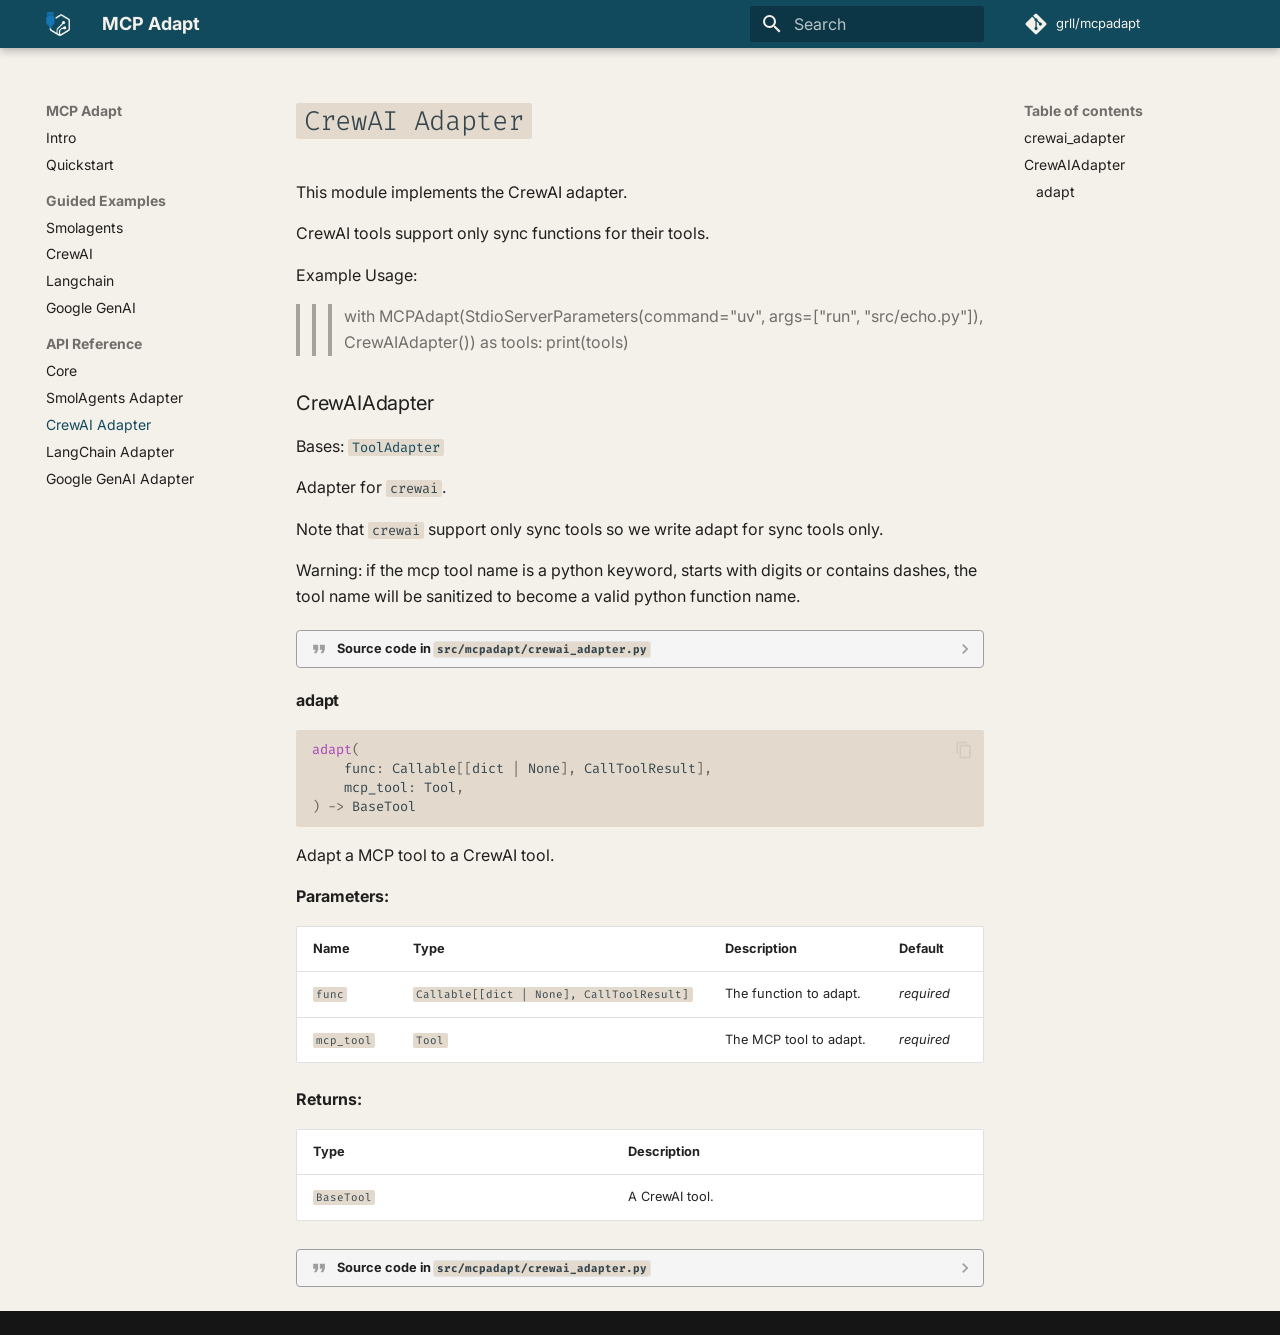
<file: ref/crewai_adapter/index.html>
<!doctype html>
<html lang="en" class="no-js">
  <head>
    
      <meta charset="utf-8">
      <meta name="viewport" content="width=device-width,initial-scale=1">
      
      
      
      
        <link rel="prev" href="../smolagents_adapter/">
      
      
        <link rel="next" href="../langchain_adapter/">
      
      
      <link rel="icon" href="../../images/favicon.ico">
      <meta name="generator" content="mkdocs-1.6.1, mkdocs-material-9.6.11">
    
    
      
        <title>CrewAI Adapter - MCP Adapt</title>
      
    
    
      <link rel="stylesheet" href="../../assets/stylesheets/main.4af4bdda.min.css">
      
        
        <link rel="stylesheet" href="../../assets/stylesheets/palette.06af60db.min.css">
      
      


    
    
      
    
    
      
        
        
        <link rel="preconnect" href="https://fonts.gstatic.com" crossorigin>
        <link rel="stylesheet" href="https://fonts.googleapis.com/css?family=Inter:300,300i,400,400i,700,700i%7CFira+Code:400,400i,700,700i&display=fallback">
        <style>:root{--md-text-font:"Inter";--md-code-font:"Fira Code"}</style>
      
    
    
      <link rel="stylesheet" href="../../assets/_mkdocstrings.css">
    
      <link rel="stylesheet" href="../../stylesheets/extra.css">
    
    <script>__md_scope=new URL("../..",location),__md_hash=e=>[...e].reduce(((e,_)=>(e<<5)-e+_.charCodeAt(0)),0),__md_get=(e,_=localStorage,t=__md_scope)=>JSON.parse(_.getItem(t.pathname+"."+e)),__md_set=(e,_,t=localStorage,a=__md_scope)=>{try{t.setItem(a.pathname+"."+e,JSON.stringify(_))}catch(e){}}</script>
    
      

    
    
    
  </head>
  
  
    
    
    
    
    
    <body dir="ltr" data-md-color-scheme="default" data-md-color-primary="custom" data-md-color-accent="custom">
  
    
    <input class="md-toggle" data-md-toggle="drawer" type="checkbox" id="__drawer" autocomplete="off">
    <input class="md-toggle" data-md-toggle="search" type="checkbox" id="__search" autocomplete="off">
    <label class="md-overlay" for="__drawer"></label>
    <div data-md-component="skip">
      
        
        <a href="#crewai-adapter" class="md-skip">
          Skip to content
        </a>
      
    </div>
    <div data-md-component="announce">
      
    </div>
    
    
      

  

<header class="md-header md-header--shadow" data-md-component="header">
  <nav class="md-header__inner md-grid" aria-label="Header">
    <a href="../.." title="MCP Adapt" class="md-header__button md-logo" aria-label="MCP Adapt" data-md-component="logo">
      
  <img src="../../assets/logo_dark_transparent_cropped.png" alt="logo">

    </a>
    <label class="md-header__button md-icon" for="__drawer">
      
      <svg xmlns="http://www.w3.org/2000/svg" viewBox="0 0 24 24"><path d="M3 6h18v2H3zm0 5h18v2H3zm0 5h18v2H3z"/></svg>
    </label>
    <div class="md-header__title" data-md-component="header-title">
      <div class="md-header__ellipsis">
        <div class="md-header__topic">
          <span class="md-ellipsis">
            MCP Adapt
          </span>
        </div>
        <div class="md-header__topic" data-md-component="header-topic">
          <span class="md-ellipsis">
            
              CrewAI Adapter
            
          </span>
        </div>
      </div>
    </div>
    
      
    
    
    
    
      
      
        <label class="md-header__button md-icon" for="__search">
          
          <svg xmlns="http://www.w3.org/2000/svg" viewBox="0 0 24 24"><path d="M9.5 3A6.5 6.5 0 0 1 16 9.5c0 1.61-.59 3.09-1.56 4.23l.27.27h.79l5 5-1.5 1.5-5-5v-.79l-.27-.27A6.52 6.52 0 0 1 9.5 16 6.5 6.5 0 0 1 3 9.5 6.5 6.5 0 0 1 9.5 3m0 2C7 5 5 7 5 9.5S7 14 9.5 14 14 12 14 9.5 12 5 9.5 5"/></svg>
        </label>
        <div class="md-search" data-md-component="search" role="dialog">
  <label class="md-search__overlay" for="__search"></label>
  <div class="md-search__inner" role="search">
    <form class="md-search__form" name="search">
      <input type="text" class="md-search__input" name="query" aria-label="Search" placeholder="Search" autocapitalize="off" autocorrect="off" autocomplete="off" spellcheck="false" data-md-component="search-query" required>
      <label class="md-search__icon md-icon" for="__search">
        
        <svg xmlns="http://www.w3.org/2000/svg" viewBox="0 0 24 24"><path d="M9.5 3A6.5 6.5 0 0 1 16 9.5c0 1.61-.59 3.09-1.56 4.23l.27.27h.79l5 5-1.5 1.5-5-5v-.79l-.27-.27A6.52 6.52 0 0 1 9.5 16 6.5 6.5 0 0 1 3 9.5 6.5 6.5 0 0 1 9.5 3m0 2C7 5 5 7 5 9.5S7 14 9.5 14 14 12 14 9.5 12 5 9.5 5"/></svg>
        
        <svg xmlns="http://www.w3.org/2000/svg" viewBox="0 0 24 24"><path d="M20 11v2H8l5.5 5.5-1.42 1.42L4.16 12l7.92-7.92L13.5 5.5 8 11z"/></svg>
      </label>
      <nav class="md-search__options" aria-label="Search">
        
        <button type="reset" class="md-search__icon md-icon" title="Clear" aria-label="Clear" tabindex="-1">
          
          <svg xmlns="http://www.w3.org/2000/svg" viewBox="0 0 24 24"><path d="M19 6.41 17.59 5 12 10.59 6.41 5 5 6.41 10.59 12 5 17.59 6.41 19 12 13.41 17.59 19 19 17.59 13.41 12z"/></svg>
        </button>
      </nav>
      
    </form>
    <div class="md-search__output">
      <div class="md-search__scrollwrap" tabindex="0" data-md-scrollfix>
        <div class="md-search-result" data-md-component="search-result">
          <div class="md-search-result__meta">
            Initializing search
          </div>
          <ol class="md-search-result__list" role="presentation"></ol>
        </div>
      </div>
    </div>
  </div>
</div>
      
    
    
      <div class="md-header__source">
        <a href="https://github.com/grll/mcpadapt" title="Go to repository" class="md-source" data-md-component="source">
  <div class="md-source__icon md-icon">
    
    <svg xmlns="http://www.w3.org/2000/svg" viewBox="0 0 448 512"><!--! Font Awesome Free 6.7.2 by @fontawesome - https://fontawesome.com License - https://fontawesome.com/license/free (Icons: CC BY 4.0, Fonts: SIL OFL 1.1, Code: MIT License) Copyright 2024 Fonticons, Inc.--><path d="M439.55 236.05 244 40.45a28.87 28.87 0 0 0-40.81 0l-40.66 40.63 51.52 51.52c27.06-9.14 52.68 16.77 43.39 43.68l49.66 49.66c34.23-11.8 61.18 31 35.47 56.69-26.49 26.49-70.21-2.87-56-37.34L240.22 199v121.85c25.3 12.54 22.26 41.85 9.08 55a34.34 34.34 0 0 1-48.55 0c-17.57-17.6-11.07-46.91 11.25-56v-123c-20.8-8.51-24.6-30.74-18.64-45L142.57 101 8.45 235.14a28.86 28.86 0 0 0 0 40.81l195.61 195.6a28.86 28.86 0 0 0 40.8 0l194.69-194.69a28.86 28.86 0 0 0 0-40.81"/></svg>
  </div>
  <div class="md-source__repository">
    grll/mcpadapt
  </div>
</a>
      </div>
    
  </nav>
  
</header>
    
    <div class="md-container" data-md-component="container">
      
      
        
          
        
      
      <main class="md-main" data-md-component="main">
        <div class="md-main__inner md-grid">
          
            
              
              <div class="md-sidebar md-sidebar--primary" data-md-component="sidebar" data-md-type="navigation" >
                <div class="md-sidebar__scrollwrap">
                  <div class="md-sidebar__inner">
                    



<nav class="md-nav md-nav--primary" aria-label="Navigation" data-md-level="0">
  <label class="md-nav__title" for="__drawer">
    <a href="../.." title="MCP Adapt" class="md-nav__button md-logo" aria-label="MCP Adapt" data-md-component="logo">
      
  <img src="../../assets/logo_dark_transparent_cropped.png" alt="logo">

    </a>
    MCP Adapt
  </label>
  
    <div class="md-nav__source">
      <a href="https://github.com/grll/mcpadapt" title="Go to repository" class="md-source" data-md-component="source">
  <div class="md-source__icon md-icon">
    
    <svg xmlns="http://www.w3.org/2000/svg" viewBox="0 0 448 512"><!--! Font Awesome Free 6.7.2 by @fontawesome - https://fontawesome.com License - https://fontawesome.com/license/free (Icons: CC BY 4.0, Fonts: SIL OFL 1.1, Code: MIT License) Copyright 2024 Fonticons, Inc.--><path d="M439.55 236.05 244 40.45a28.87 28.87 0 0 0-40.81 0l-40.66 40.63 51.52 51.52c27.06-9.14 52.68 16.77 43.39 43.68l49.66 49.66c34.23-11.8 61.18 31 35.47 56.69-26.49 26.49-70.21-2.87-56-37.34L240.22 199v121.85c25.3 12.54 22.26 41.85 9.08 55a34.34 34.34 0 0 1-48.55 0c-17.57-17.6-11.07-46.91 11.25-56v-123c-20.8-8.51-24.6-30.74-18.64-45L142.57 101 8.45 235.14a28.86 28.86 0 0 0 0 40.81l195.61 195.6a28.86 28.86 0 0 0 40.8 0l194.69-194.69a28.86 28.86 0 0 0 0-40.81"/></svg>
  </div>
  <div class="md-source__repository">
    grll/mcpadapt
  </div>
</a>
    </div>
  
  <ul class="md-nav__list" data-md-scrollfix>
    
      
      
  
  
  
  
    <li class="md-nav__item">
      <a href="../.." class="md-nav__link">
        
  
  
  <span class="md-ellipsis">
    Intro
    
  </span>
  

      </a>
    </li>
  

    
      
      
  
  
  
  
    <li class="md-nav__item">
      <a href="../../quickstart/" class="md-nav__link">
        
  
  
  <span class="md-ellipsis">
    Quickstart
    
  </span>
  

      </a>
    </li>
  

    
      
      
  
  
  
  
    
    
    
    
      
        
        
      
    
    
    <li class="md-nav__item md-nav__item--section md-nav__item--nested">
      
        
        
          
        
        <input class="md-nav__toggle md-toggle md-toggle--indeterminate" type="checkbox" id="__nav_3" >
        
          
          <label class="md-nav__link" for="__nav_3" id="__nav_3_label" tabindex="">
            
  
  
  <span class="md-ellipsis">
    Guided Examples
    
  </span>
  

            <span class="md-nav__icon md-icon"></span>
          </label>
        
        <nav class="md-nav" data-md-level="1" aria-labelledby="__nav_3_label" aria-expanded="false">
          <label class="md-nav__title" for="__nav_3">
            <span class="md-nav__icon md-icon"></span>
            Guided Examples
          </label>
          <ul class="md-nav__list" data-md-scrollfix>
            
              
                
  
  
  
  
    <li class="md-nav__item">
      <a href="../../guide/smolagents/" class="md-nav__link">
        
  
  
  <span class="md-ellipsis">
    Smolagents
    
  </span>
  

      </a>
    </li>
  

              
            
              
                
  
  
  
  
    <li class="md-nav__item">
      <a href="../../guide/crewai/" class="md-nav__link">
        
  
  
  <span class="md-ellipsis">
    CrewAI
    
  </span>
  

      </a>
    </li>
  

              
            
              
                
  
  
  
  
    <li class="md-nav__item">
      <a href="../../guide/langchain/" class="md-nav__link">
        
  
  
  <span class="md-ellipsis">
    Langchain
    
  </span>
  

      </a>
    </li>
  

              
            
              
                
  
  
  
  
    <li class="md-nav__item">
      <a href="../../guide/google-genai/" class="md-nav__link">
        
  
  
  <span class="md-ellipsis">
    Google GenAI
    
  </span>
  

      </a>
    </li>
  

              
            
          </ul>
        </nav>
      
    </li>
  

    
      
      
  
  
    
  
  
  
    
    
    
    
      
        
        
      
    
    
    <li class="md-nav__item md-nav__item--active md-nav__item--section md-nav__item--nested">
      
        
        
        <input class="md-nav__toggle md-toggle " type="checkbox" id="__nav_4" checked>
        
          
          <label class="md-nav__link" for="__nav_4" id="__nav_4_label" tabindex="">
            
  
  
  <span class="md-ellipsis">
    API Reference
    
  </span>
  

            <span class="md-nav__icon md-icon"></span>
          </label>
        
        <nav class="md-nav" data-md-level="1" aria-labelledby="__nav_4_label" aria-expanded="true">
          <label class="md-nav__title" for="__nav_4">
            <span class="md-nav__icon md-icon"></span>
            API Reference
          </label>
          <ul class="md-nav__list" data-md-scrollfix>
            
              
                
  
  
  
  
    <li class="md-nav__item">
      <a href="../core/" class="md-nav__link">
        
  
  
  <span class="md-ellipsis">
    Core
    
  </span>
  

      </a>
    </li>
  

              
            
              
                
  
  
  
  
    <li class="md-nav__item">
      <a href="../smolagents_adapter/" class="md-nav__link">
        
  
  
  <span class="md-ellipsis">
    SmolAgents Adapter
    
  </span>
  

      </a>
    </li>
  

              
            
              
                
  
  
    
  
  
  
    <li class="md-nav__item md-nav__item--active">
      
      <input class="md-nav__toggle md-toggle" type="checkbox" id="__toc">
      
      
        
      
      
        <label class="md-nav__link md-nav__link--active" for="__toc">
          
  
  
  <span class="md-ellipsis">
    CrewAI Adapter
    
  </span>
  

          <span class="md-nav__icon md-icon"></span>
        </label>
      
      <a href="./" class="md-nav__link md-nav__link--active">
        
  
  
  <span class="md-ellipsis">
    CrewAI Adapter
    
  </span>
  

      </a>
      
        

<nav class="md-nav md-nav--secondary" aria-label="Table of contents">
  
  
  
    
  
  
    <label class="md-nav__title" for="__toc">
      <span class="md-nav__icon md-icon"></span>
      Table of contents
    </label>
    <ul class="md-nav__list" data-md-component="toc" data-md-scrollfix>
      
        <li class="md-nav__item">
  <a href="#mcpadapt.crewai_adapter" class="md-nav__link">
    <span class="md-ellipsis">
      crewai_adapter
    </span>
  </a>
  
</li>
      
        <li class="md-nav__item">
  <a href="#mcpadapt.crewai_adapter.CrewAIAdapter" class="md-nav__link">
    <span class="md-ellipsis">
      CrewAIAdapter
    </span>
  </a>
  
    <nav class="md-nav" aria-label="CrewAIAdapter">
      <ul class="md-nav__list">
        
          <li class="md-nav__item">
  <a href="#mcpadapt.crewai_adapter.CrewAIAdapter.adapt" class="md-nav__link">
    <span class="md-ellipsis">
      adapt
    </span>
  </a>
  
</li>
        
      </ul>
    </nav>
  
</li>
      
    </ul>
  
</nav>
      
    </li>
  

              
            
              
                
  
  
  
  
    <li class="md-nav__item">
      <a href="../langchain_adapter/" class="md-nav__link">
        
  
  
  <span class="md-ellipsis">
    LangChain Adapter
    
  </span>
  

      </a>
    </li>
  

              
            
              
                
  
  
  
  
    <li class="md-nav__item">
      <a href="../google_genai_adapter/" class="md-nav__link">
        
  
  
  <span class="md-ellipsis">
    Google GenAI Adapter
    
  </span>
  

      </a>
    </li>
  

              
            
          </ul>
        </nav>
      
    </li>
  

    
  </ul>
</nav>
                  </div>
                </div>
              </div>
            
            
              
              <div class="md-sidebar md-sidebar--secondary" data-md-component="sidebar" data-md-type="toc" >
                <div class="md-sidebar__scrollwrap">
                  <div class="md-sidebar__inner">
                    

<nav class="md-nav md-nav--secondary" aria-label="Table of contents">
  
  
  
    
  
  
    <label class="md-nav__title" for="__toc">
      <span class="md-nav__icon md-icon"></span>
      Table of contents
    </label>
    <ul class="md-nav__list" data-md-component="toc" data-md-scrollfix>
      
        <li class="md-nav__item">
  <a href="#mcpadapt.crewai_adapter" class="md-nav__link">
    <span class="md-ellipsis">
      crewai_adapter
    </span>
  </a>
  
</li>
      
        <li class="md-nav__item">
  <a href="#mcpadapt.crewai_adapter.CrewAIAdapter" class="md-nav__link">
    <span class="md-ellipsis">
      CrewAIAdapter
    </span>
  </a>
  
    <nav class="md-nav" aria-label="CrewAIAdapter">
      <ul class="md-nav__list">
        
          <li class="md-nav__item">
  <a href="#mcpadapt.crewai_adapter.CrewAIAdapter.adapt" class="md-nav__link">
    <span class="md-ellipsis">
      adapt
    </span>
  </a>
  
</li>
        
      </ul>
    </nav>
  
</li>
      
    </ul>
  
</nav>
                  </div>
                </div>
              </div>
            
          
          
            <div class="md-content" data-md-component="content">
              <article class="md-content__inner md-typeset">
                
                  


  
  


<h1 id="crewai-adapter"><code>CrewAI Adapter</code></h1>


<div class="doc doc-object doc-module">



<a id="mcpadapt.crewai_adapter"></a>
    <div class="doc doc-contents first">

        <p>This module implements the CrewAI adapter.</p>
<p>CrewAI tools support only sync functions for their tools.</p>
<p>Example Usage:</p>
<blockquote>
<blockquote>
<blockquote>
<p>with MCPAdapt(StdioServerParameters(command="uv", args=["run", "src/echo.py"]), CrewAIAdapter()) as tools:
    print(tools)</p>
</blockquote>
</blockquote>
</blockquote>









  <div class="doc doc-children">








<div class="doc doc-object doc-class">



<h3 id="mcpadapt.crewai_adapter.CrewAIAdapter" class="doc doc-heading">
            <span class="doc doc-object-name doc-class-name">CrewAIAdapter</span>


</h3>


    <div class="doc doc-contents ">
            <p class="doc doc-class-bases">
              Bases: <code><a class="autorefs autorefs-internal" title="ToolAdapter (mcpadapt.core.ToolAdapter)" href="../core/#mcpadapt.core.ToolAdapter">ToolAdapter</a></code></p>


        <p>Adapter for <code>crewai</code>.</p>
<p>Note that <code>crewai</code> support only sync tools so we write adapt for sync tools only.</p>
<p>Warning: if the mcp tool name is a python keyword, starts with digits or contains
dashes, the tool name will be sanitized to become a valid python function name.</p>







              <details class="quote">
                <summary>Source code in <code>src/mcpadapt/crewai_adapter.py</code></summary>
                <div class="language-python highlight"><table class="highlighttable"><tr><td class="linenos"><div class="linenodiv"><pre><span></span><span class="normal"><a href="#__codelineno-0-30">30</a></span>
<span class="normal"><a href="#__codelineno-0-31">31</a></span>
<span class="normal"><a href="#__codelineno-0-32">32</a></span>
<span class="normal"><a href="#__codelineno-0-33">33</a></span>
<span class="normal"><a href="#__codelineno-0-34">34</a></span>
<span class="normal"><a href="#__codelineno-0-35">35</a></span>
<span class="normal"><a href="#__codelineno-0-36">36</a></span>
<span class="normal"><a href="#__codelineno-0-37">37</a></span>
<span class="normal"><a href="#__codelineno-0-38">38</a></span>
<span class="normal"><a href="#__codelineno-0-39">39</a></span>
<span class="normal"><a href="#__codelineno-0-40">40</a></span>
<span class="normal"><a href="#__codelineno-0-41">41</a></span>
<span class="normal"><a href="#__codelineno-0-42">42</a></span>
<span class="normal"><a href="#__codelineno-0-43">43</a></span>
<span class="normal"><a href="#__codelineno-0-44">44</a></span>
<span class="normal"><a href="#__codelineno-0-45">45</a></span>
<span class="normal"><a href="#__codelineno-0-46">46</a></span>
<span class="normal"><a href="#__codelineno-0-47">47</a></span>
<span class="normal"><a href="#__codelineno-0-48">48</a></span>
<span class="normal"><a href="#__codelineno-0-49">49</a></span>
<span class="normal"><a href="#__codelineno-0-50">50</a></span>
<span class="normal"><a href="#__codelineno-0-51">51</a></span>
<span class="normal"><a href="#__codelineno-0-52">52</a></span>
<span class="normal"><a href="#__codelineno-0-53">53</a></span>
<span class="normal"><a href="#__codelineno-0-54">54</a></span>
<span class="normal"><a href="#__codelineno-0-55">55</a></span>
<span class="normal"><a href="#__codelineno-0-56">56</a></span>
<span class="normal"><a href="#__codelineno-0-57">57</a></span>
<span class="normal"><a href="#__codelineno-0-58">58</a></span>
<span class="normal"><a href="#__codelineno-0-59">59</a></span>
<span class="normal"><a href="#__codelineno-0-60">60</a></span>
<span class="normal"><a href="#__codelineno-0-61">61</a></span>
<span class="normal"><a href="#__codelineno-0-62">62</a></span>
<span class="normal"><a href="#__codelineno-0-63">63</a></span>
<span class="normal"><a href="#__codelineno-0-64">64</a></span>
<span class="normal"><a href="#__codelineno-0-65">65</a></span>
<span class="normal"><a href="#__codelineno-0-66">66</a></span>
<span class="normal"><a href="#__codelineno-0-67">67</a></span>
<span class="normal"><a href="#__codelineno-0-68">68</a></span>
<span class="normal"><a href="#__codelineno-0-69">69</a></span>
<span class="normal"><a href="#__codelineno-0-70">70</a></span>
<span class="normal"><a href="#__codelineno-0-71">71</a></span>
<span class="normal"><a href="#__codelineno-0-72">72</a></span>
<span class="normal"><a href="#__codelineno-0-73">73</a></span>
<span class="normal"><a href="#__codelineno-0-74">74</a></span>
<span class="normal"><a href="#__codelineno-0-75">75</a></span>
<span class="normal"><a href="#__codelineno-0-76">76</a></span>
<span class="normal"><a href="#__codelineno-0-77">77</a></span>
<span class="normal"><a href="#__codelineno-0-78">78</a></span>
<span class="normal"><a href="#__codelineno-0-79">79</a></span>
<span class="normal"><a href="#__codelineno-0-80">80</a></span>
<span class="normal"><a href="#__codelineno-0-81">81</a></span>
<span class="normal"><a href="#__codelineno-0-82">82</a></span>
<span class="normal"><a href="#__codelineno-0-83">83</a></span></pre></div></td><td class="code"><div><pre><span></span><code><span id="__span-0-30"><a id="__codelineno-0-30" name="__codelineno-0-30"></a><span class="k">class</span><span class="w"> </span><span class="nc">CrewAIAdapter</span><span class="p">(</span><span class="n">ToolAdapter</span><span class="p">):</span>
</span><span id="__span-0-31"><a id="__codelineno-0-31" name="__codelineno-0-31"></a><span class="w">    </span><span class="sd">&quot;&quot;&quot;Adapter for `crewai`.</span>
</span><span id="__span-0-32"><a id="__codelineno-0-32" name="__codelineno-0-32"></a>
</span><span id="__span-0-33"><a id="__codelineno-0-33" name="__codelineno-0-33"></a><span class="sd">    Note that `crewai` support only sync tools so we write adapt for sync tools only.</span>
</span><span id="__span-0-34"><a id="__codelineno-0-34" name="__codelineno-0-34"></a>
</span><span id="__span-0-35"><a id="__codelineno-0-35" name="__codelineno-0-35"></a><span class="sd">    Warning: if the mcp tool name is a python keyword, starts with digits or contains</span>
</span><span id="__span-0-36"><a id="__codelineno-0-36" name="__codelineno-0-36"></a><span class="sd">    dashes, the tool name will be sanitized to become a valid python function name.</span>
</span><span id="__span-0-37"><a id="__codelineno-0-37" name="__codelineno-0-37"></a>
</span><span id="__span-0-38"><a id="__codelineno-0-38" name="__codelineno-0-38"></a><span class="sd">    &quot;&quot;&quot;</span>
</span><span id="__span-0-39"><a id="__codelineno-0-39" name="__codelineno-0-39"></a>
</span><span id="__span-0-40"><a id="__codelineno-0-40" name="__codelineno-0-40"></a>    <span class="k">def</span><span class="w"> </span><span class="nf">adapt</span><span class="p">(</span>
</span><span id="__span-0-41"><a id="__codelineno-0-41" name="__codelineno-0-41"></a>        <span class="bp">self</span><span class="p">,</span>
</span><span id="__span-0-42"><a id="__codelineno-0-42" name="__codelineno-0-42"></a>        <span class="n">func</span><span class="p">:</span> <span class="n">Callable</span><span class="p">[[</span><span class="nb">dict</span> <span class="o">|</span> <span class="kc">None</span><span class="p">],</span> <span class="n">mcp</span><span class="o">.</span><span class="n">types</span><span class="o">.</span><span class="n">CallToolResult</span><span class="p">],</span>
</span><span id="__span-0-43"><a id="__codelineno-0-43" name="__codelineno-0-43"></a>        <span class="n">mcp_tool</span><span class="p">:</span> <span class="n">mcp</span><span class="o">.</span><span class="n">types</span><span class="o">.</span><span class="n">Tool</span><span class="p">,</span>
</span><span id="__span-0-44"><a id="__codelineno-0-44" name="__codelineno-0-44"></a>    <span class="p">)</span> <span class="o">-&gt;</span> <span class="n">BaseTool</span><span class="p">:</span>
</span><span id="__span-0-45"><a id="__codelineno-0-45" name="__codelineno-0-45"></a><span class="w">        </span><span class="sd">&quot;&quot;&quot;Adapt a MCP tool to a CrewAI tool.</span>
</span><span id="__span-0-46"><a id="__codelineno-0-46" name="__codelineno-0-46"></a>
</span><span id="__span-0-47"><a id="__codelineno-0-47" name="__codelineno-0-47"></a><span class="sd">        Args:</span>
</span><span id="__span-0-48"><a id="__codelineno-0-48" name="__codelineno-0-48"></a><span class="sd">            func: The function to adapt.</span>
</span><span id="__span-0-49"><a id="__codelineno-0-49" name="__codelineno-0-49"></a><span class="sd">            mcp_tool: The MCP tool to adapt.</span>
</span><span id="__span-0-50"><a id="__codelineno-0-50" name="__codelineno-0-50"></a>
</span><span id="__span-0-51"><a id="__codelineno-0-51" name="__codelineno-0-51"></a><span class="sd">        Returns:</span>
</span><span id="__span-0-52"><a id="__codelineno-0-52" name="__codelineno-0-52"></a><span class="sd">            A CrewAI tool.</span>
</span><span id="__span-0-53"><a id="__codelineno-0-53" name="__codelineno-0-53"></a><span class="sd">        &quot;&quot;&quot;</span>
</span><span id="__span-0-54"><a id="__codelineno-0-54" name="__codelineno-0-54"></a>        <span class="n">ToolInput</span> <span class="o">=</span> <span class="n">create_model_from_json_schema</span><span class="p">(</span><span class="n">mcp_tool</span><span class="o">.</span><span class="n">inputSchema</span><span class="p">)</span>
</span><span id="__span-0-55"><a id="__codelineno-0-55" name="__codelineno-0-55"></a>
</span><span id="__span-0-56"><a id="__codelineno-0-56" name="__codelineno-0-56"></a>        <span class="k">class</span><span class="w"> </span><span class="nc">CrewAIMCPTool</span><span class="p">(</span><span class="n">BaseTool</span><span class="p">):</span>
</span><span id="__span-0-57"><a id="__codelineno-0-57" name="__codelineno-0-57"></a>            <span class="n">name</span><span class="p">:</span> <span class="nb">str</span> <span class="o">=</span> <span class="n">mcp_tool</span><span class="o">.</span><span class="n">name</span>
</span><span id="__span-0-58"><a id="__codelineno-0-58" name="__codelineno-0-58"></a>            <span class="n">description</span><span class="p">:</span> <span class="nb">str</span> <span class="o">=</span> <span class="n">mcp_tool</span><span class="o">.</span><span class="n">description</span> <span class="ow">or</span> <span class="s2">&quot;&quot;</span>
</span><span id="__span-0-59"><a id="__codelineno-0-59" name="__codelineno-0-59"></a>            <span class="n">args_schema</span><span class="p">:</span> <span class="n">Type</span><span class="p">[</span><span class="n">BaseModel</span><span class="p">]</span> <span class="o">=</span> <span class="n">ToolInput</span>
</span><span id="__span-0-60"><a id="__codelineno-0-60" name="__codelineno-0-60"></a>
</span><span id="__span-0-61"><a id="__codelineno-0-61" name="__codelineno-0-61"></a>            <span class="k">def</span><span class="w"> </span><span class="nf">_run</span><span class="p">(</span><span class="bp">self</span><span class="p">,</span> <span class="o">*</span><span class="n">args</span><span class="p">:</span> <span class="n">Any</span><span class="p">,</span> <span class="o">**</span><span class="n">kwargs</span><span class="p">:</span> <span class="n">Any</span><span class="p">)</span> <span class="o">-&gt;</span> <span class="n">Any</span><span class="p">:</span>
</span><span id="__span-0-62"><a id="__codelineno-0-62" name="__codelineno-0-62"></a>                <span class="nb">print</span><span class="p">(</span><span class="s2">&quot;args&quot;</span><span class="p">,</span> <span class="n">args</span><span class="p">)</span>
</span><span id="__span-0-63"><a id="__codelineno-0-63" name="__codelineno-0-63"></a>                <span class="nb">print</span><span class="p">(</span><span class="s2">&quot;kwargs&quot;</span><span class="p">,</span> <span class="n">kwargs</span><span class="p">)</span>
</span><span id="__span-0-64"><a id="__codelineno-0-64" name="__codelineno-0-64"></a>                <span class="k">return</span> <span class="n">func</span><span class="p">(</span><span class="n">kwargs</span><span class="p">)</span><span class="o">.</span><span class="n">content</span><span class="p">[</span><span class="mi">0</span><span class="p">]</span><span class="o">.</span><span class="n">text</span>  <span class="c1"># type: ignore</span>
</span><span id="__span-0-65"><a id="__codelineno-0-65" name="__codelineno-0-65"></a>
</span><span id="__span-0-66"><a id="__codelineno-0-66" name="__codelineno-0-66"></a>            <span class="k">def</span><span class="w"> </span><span class="nf">_generate_description</span><span class="p">(</span><span class="bp">self</span><span class="p">):</span>
</span><span id="__span-0-67"><a id="__codelineno-0-67" name="__codelineno-0-67"></a>                <span class="n">args_schema</span> <span class="o">=</span> <span class="p">{</span>
</span><span id="__span-0-68"><a id="__codelineno-0-68" name="__codelineno-0-68"></a>                    <span class="n">k</span><span class="p">:</span> <span class="n">v</span>
</span><span id="__span-0-69"><a id="__codelineno-0-69" name="__codelineno-0-69"></a>                    <span class="k">for</span> <span class="n">k</span><span class="p">,</span> <span class="n">v</span> <span class="ow">in</span> <span class="n">jsonref</span><span class="o">.</span><span class="n">replace_refs</span><span class="p">(</span>
</span><span id="__span-0-70"><a id="__codelineno-0-70" name="__codelineno-0-70"></a>                        <span class="bp">self</span><span class="o">.</span><span class="n">args_schema</span><span class="o">.</span><span class="n">model_json_schema</span><span class="p">()</span>
</span><span id="__span-0-71"><a id="__codelineno-0-71" name="__codelineno-0-71"></a>                    <span class="p">)</span><span class="o">.</span><span class="n">items</span><span class="p">()</span>
</span><span id="__span-0-72"><a id="__codelineno-0-72" name="__codelineno-0-72"></a>                    <span class="k">if</span> <span class="n">k</span> <span class="o">!=</span> <span class="s2">&quot;$defs&quot;</span>
</span><span id="__span-0-73"><a id="__codelineno-0-73" name="__codelineno-0-73"></a>                <span class="p">}</span>
</span><span id="__span-0-74"><a id="__codelineno-0-74" name="__codelineno-0-74"></a>                <span class="bp">self</span><span class="o">.</span><span class="n">description</span> <span class="o">=</span> <span class="sa">f</span><span class="s2">&quot;Tool Name: </span><span class="si">{</span><span class="bp">self</span><span class="o">.</span><span class="n">name</span><span class="si">}</span><span class="se">\n</span><span class="s2">Tool Arguments: </span><span class="si">{</span><span class="n">args_schema</span><span class="si">}</span><span class="se">\n</span><span class="s2">Tool Description: </span><span class="si">{</span><span class="bp">self</span><span class="o">.</span><span class="n">description</span><span class="si">}</span><span class="s2">&quot;</span>
</span><span id="__span-0-75"><a id="__codelineno-0-75" name="__codelineno-0-75"></a>
</span><span id="__span-0-76"><a id="__codelineno-0-76" name="__codelineno-0-76"></a>        <span class="k">return</span> <span class="n">CrewAIMCPTool</span><span class="p">()</span>
</span><span id="__span-0-77"><a id="__codelineno-0-77" name="__codelineno-0-77"></a>
</span><span id="__span-0-78"><a id="__codelineno-0-78" name="__codelineno-0-78"></a>    <span class="k">async</span> <span class="k">def</span><span class="w"> </span><span class="nf">async_adapt</span><span class="p">(</span>
</span><span id="__span-0-79"><a id="__codelineno-0-79" name="__codelineno-0-79"></a>        <span class="bp">self</span><span class="p">,</span>
</span><span id="__span-0-80"><a id="__codelineno-0-80" name="__codelineno-0-80"></a>        <span class="n">afunc</span><span class="p">:</span> <span class="n">Callable</span><span class="p">[[</span><span class="nb">dict</span> <span class="o">|</span> <span class="kc">None</span><span class="p">],</span> <span class="n">Coroutine</span><span class="p">[</span><span class="n">Any</span><span class="p">,</span> <span class="n">Any</span><span class="p">,</span> <span class="n">mcp</span><span class="o">.</span><span class="n">types</span><span class="o">.</span><span class="n">CallToolResult</span><span class="p">]],</span>
</span><span id="__span-0-81"><a id="__codelineno-0-81" name="__codelineno-0-81"></a>        <span class="n">mcp_tool</span><span class="p">:</span> <span class="n">mcp</span><span class="o">.</span><span class="n">types</span><span class="o">.</span><span class="n">Tool</span><span class="p">,</span>
</span><span id="__span-0-82"><a id="__codelineno-0-82" name="__codelineno-0-82"></a>    <span class="p">)</span> <span class="o">-&gt;</span> <span class="n">Any</span><span class="p">:</span>
</span><span id="__span-0-83"><a id="__codelineno-0-83" name="__codelineno-0-83"></a>        <span class="k">raise</span> <span class="ne">NotImplementedError</span><span class="p">(</span><span class="s2">&quot;async is not supported by the CrewAI framework.&quot;</span><span class="p">)</span>
</span></code></pre></div></td></tr></table></div>
              </details>



  <div class="doc doc-children">









<div class="doc doc-object doc-function">


<h4 id="mcpadapt.crewai_adapter.CrewAIAdapter.adapt" class="doc doc-heading">
            <span class="doc doc-object-name doc-function-name">adapt</span>


</h4>
<div class="language-python doc-signature highlight"><pre><span></span><code><span id="__span-0-1"><a id="__codelineno-0-1" name="__codelineno-0-1" href="#__codelineno-0-1"></a><span class="nf">adapt</span><span class="p">(</span>
</span><span id="__span-0-2"><a id="__codelineno-0-2" name="__codelineno-0-2" href="#__codelineno-0-2"></a>    <span class="n">func</span><span class="p">:</span> <span class="n"><span title="typing.Callable">Callable</span></span><span class="p">[[</span><span class="n"><span title="dict">dict</span></span> <span class="o">|</span> <span class="kc">None</span><span class="p">],</span> <span class="n"><span title="mcp.types.CallToolResult">CallToolResult</span></span><span class="p">],</span>
</span><span id="__span-0-3"><a id="__codelineno-0-3" name="__codelineno-0-3" href="#__codelineno-0-3"></a>    <span class="n">mcp_tool</span><span class="p">:</span> <span class="n"><span title="mcp.types.Tool">Tool</span></span><span class="p">,</span>
</span><span id="__span-0-4"><a id="__codelineno-0-4" name="__codelineno-0-4" href="#__codelineno-0-4"></a><span class="p">)</span> <span class="o">-&gt;</span> <span class="n"><span title="crewai.tools.BaseTool">BaseTool</span></span>
</span></code></pre></div>

    <div class="doc doc-contents ">

        <p>Adapt a MCP tool to a CrewAI tool.</p>


<p><span class="doc-section-title">Parameters:</span></p>
    <table>
      <thead>
        <tr>
          <th>Name</th>
          <th>Type</th>
          <th>Description</th>
          <th>Default</th>
        </tr>
      </thead>
      <tbody>
          <tr class="doc-section-item">
            <td>
                <code>func</code>
            </td>
            <td>
                  <code><span title="typing.Callable">Callable</span>[[<span title="dict">dict</span> | None], <span title="mcp.types.CallToolResult">CallToolResult</span>]</code>
            </td>
            <td>
              <div class="doc-md-description">
                <p>The function to adapt.</p>
              </div>
            </td>
            <td>
                <em>required</em>
            </td>
          </tr>
          <tr class="doc-section-item">
            <td>
                <code>mcp_tool</code>
            </td>
            <td>
                  <code><span title="mcp.types.Tool">Tool</span></code>
            </td>
            <td>
              <div class="doc-md-description">
                <p>The MCP tool to adapt.</p>
              </div>
            </td>
            <td>
                <em>required</em>
            </td>
          </tr>
      </tbody>
    </table>


    <p><span class="doc-section-title">Returns:</span></p>
    <table>
      <thead>
        <tr>
          <th>Type</th>
          <th>Description</th>
        </tr>
      </thead>
      <tbody>
          <tr class="doc-section-item">
            <td>
                  <code><span title="crewai.tools.BaseTool">BaseTool</span></code>
            </td>
            <td>
              <div class="doc-md-description">
                <p>A CrewAI tool.</p>
              </div>
            </td>
          </tr>
      </tbody>
    </table>


            <details class="quote">
              <summary>Source code in <code>src/mcpadapt/crewai_adapter.py</code></summary>
              <div class="language-python highlight"><table class="highlighttable"><tr><td class="linenos"><div class="linenodiv"><pre><span></span><span class="normal"><a href="#__codelineno-0-40">40</a></span>
<span class="normal"><a href="#__codelineno-0-41">41</a></span>
<span class="normal"><a href="#__codelineno-0-42">42</a></span>
<span class="normal"><a href="#__codelineno-0-43">43</a></span>
<span class="normal"><a href="#__codelineno-0-44">44</a></span>
<span class="normal"><a href="#__codelineno-0-45">45</a></span>
<span class="normal"><a href="#__codelineno-0-46">46</a></span>
<span class="normal"><a href="#__codelineno-0-47">47</a></span>
<span class="normal"><a href="#__codelineno-0-48">48</a></span>
<span class="normal"><a href="#__codelineno-0-49">49</a></span>
<span class="normal"><a href="#__codelineno-0-50">50</a></span>
<span class="normal"><a href="#__codelineno-0-51">51</a></span>
<span class="normal"><a href="#__codelineno-0-52">52</a></span>
<span class="normal"><a href="#__codelineno-0-53">53</a></span>
<span class="normal"><a href="#__codelineno-0-54">54</a></span>
<span class="normal"><a href="#__codelineno-0-55">55</a></span>
<span class="normal"><a href="#__codelineno-0-56">56</a></span>
<span class="normal"><a href="#__codelineno-0-57">57</a></span>
<span class="normal"><a href="#__codelineno-0-58">58</a></span>
<span class="normal"><a href="#__codelineno-0-59">59</a></span>
<span class="normal"><a href="#__codelineno-0-60">60</a></span>
<span class="normal"><a href="#__codelineno-0-61">61</a></span>
<span class="normal"><a href="#__codelineno-0-62">62</a></span>
<span class="normal"><a href="#__codelineno-0-63">63</a></span>
<span class="normal"><a href="#__codelineno-0-64">64</a></span>
<span class="normal"><a href="#__codelineno-0-65">65</a></span>
<span class="normal"><a href="#__codelineno-0-66">66</a></span>
<span class="normal"><a href="#__codelineno-0-67">67</a></span>
<span class="normal"><a href="#__codelineno-0-68">68</a></span>
<span class="normal"><a href="#__codelineno-0-69">69</a></span>
<span class="normal"><a href="#__codelineno-0-70">70</a></span>
<span class="normal"><a href="#__codelineno-0-71">71</a></span>
<span class="normal"><a href="#__codelineno-0-72">72</a></span>
<span class="normal"><a href="#__codelineno-0-73">73</a></span>
<span class="normal"><a href="#__codelineno-0-74">74</a></span>
<span class="normal"><a href="#__codelineno-0-75">75</a></span>
<span class="normal"><a href="#__codelineno-0-76">76</a></span></pre></div></td><td class="code"><div><pre><span></span><code><span id="__span-0-40"><a id="__codelineno-0-40" name="__codelineno-0-40"></a><span class="k">def</span><span class="w"> </span><span class="nf">adapt</span><span class="p">(</span>
</span><span id="__span-0-41"><a id="__codelineno-0-41" name="__codelineno-0-41"></a>    <span class="bp">self</span><span class="p">,</span>
</span><span id="__span-0-42"><a id="__codelineno-0-42" name="__codelineno-0-42"></a>    <span class="n">func</span><span class="p">:</span> <span class="n">Callable</span><span class="p">[[</span><span class="nb">dict</span> <span class="o">|</span> <span class="kc">None</span><span class="p">],</span> <span class="n">mcp</span><span class="o">.</span><span class="n">types</span><span class="o">.</span><span class="n">CallToolResult</span><span class="p">],</span>
</span><span id="__span-0-43"><a id="__codelineno-0-43" name="__codelineno-0-43"></a>    <span class="n">mcp_tool</span><span class="p">:</span> <span class="n">mcp</span><span class="o">.</span><span class="n">types</span><span class="o">.</span><span class="n">Tool</span><span class="p">,</span>
</span><span id="__span-0-44"><a id="__codelineno-0-44" name="__codelineno-0-44"></a><span class="p">)</span> <span class="o">-&gt;</span> <span class="n">BaseTool</span><span class="p">:</span>
</span><span id="__span-0-45"><a id="__codelineno-0-45" name="__codelineno-0-45"></a><span class="w">    </span><span class="sd">&quot;&quot;&quot;Adapt a MCP tool to a CrewAI tool.</span>
</span><span id="__span-0-46"><a id="__codelineno-0-46" name="__codelineno-0-46"></a>
</span><span id="__span-0-47"><a id="__codelineno-0-47" name="__codelineno-0-47"></a><span class="sd">    Args:</span>
</span><span id="__span-0-48"><a id="__codelineno-0-48" name="__codelineno-0-48"></a><span class="sd">        func: The function to adapt.</span>
</span><span id="__span-0-49"><a id="__codelineno-0-49" name="__codelineno-0-49"></a><span class="sd">        mcp_tool: The MCP tool to adapt.</span>
</span><span id="__span-0-50"><a id="__codelineno-0-50" name="__codelineno-0-50"></a>
</span><span id="__span-0-51"><a id="__codelineno-0-51" name="__codelineno-0-51"></a><span class="sd">    Returns:</span>
</span><span id="__span-0-52"><a id="__codelineno-0-52" name="__codelineno-0-52"></a><span class="sd">        A CrewAI tool.</span>
</span><span id="__span-0-53"><a id="__codelineno-0-53" name="__codelineno-0-53"></a><span class="sd">    &quot;&quot;&quot;</span>
</span><span id="__span-0-54"><a id="__codelineno-0-54" name="__codelineno-0-54"></a>    <span class="n">ToolInput</span> <span class="o">=</span> <span class="n">create_model_from_json_schema</span><span class="p">(</span><span class="n">mcp_tool</span><span class="o">.</span><span class="n">inputSchema</span><span class="p">)</span>
</span><span id="__span-0-55"><a id="__codelineno-0-55" name="__codelineno-0-55"></a>
</span><span id="__span-0-56"><a id="__codelineno-0-56" name="__codelineno-0-56"></a>    <span class="k">class</span><span class="w"> </span><span class="nc">CrewAIMCPTool</span><span class="p">(</span><span class="n">BaseTool</span><span class="p">):</span>
</span><span id="__span-0-57"><a id="__codelineno-0-57" name="__codelineno-0-57"></a>        <span class="n">name</span><span class="p">:</span> <span class="nb">str</span> <span class="o">=</span> <span class="n">mcp_tool</span><span class="o">.</span><span class="n">name</span>
</span><span id="__span-0-58"><a id="__codelineno-0-58" name="__codelineno-0-58"></a>        <span class="n">description</span><span class="p">:</span> <span class="nb">str</span> <span class="o">=</span> <span class="n">mcp_tool</span><span class="o">.</span><span class="n">description</span> <span class="ow">or</span> <span class="s2">&quot;&quot;</span>
</span><span id="__span-0-59"><a id="__codelineno-0-59" name="__codelineno-0-59"></a>        <span class="n">args_schema</span><span class="p">:</span> <span class="n">Type</span><span class="p">[</span><span class="n">BaseModel</span><span class="p">]</span> <span class="o">=</span> <span class="n">ToolInput</span>
</span><span id="__span-0-60"><a id="__codelineno-0-60" name="__codelineno-0-60"></a>
</span><span id="__span-0-61"><a id="__codelineno-0-61" name="__codelineno-0-61"></a>        <span class="k">def</span><span class="w"> </span><span class="nf">_run</span><span class="p">(</span><span class="bp">self</span><span class="p">,</span> <span class="o">*</span><span class="n">args</span><span class="p">:</span> <span class="n">Any</span><span class="p">,</span> <span class="o">**</span><span class="n">kwargs</span><span class="p">:</span> <span class="n">Any</span><span class="p">)</span> <span class="o">-&gt;</span> <span class="n">Any</span><span class="p">:</span>
</span><span id="__span-0-62"><a id="__codelineno-0-62" name="__codelineno-0-62"></a>            <span class="nb">print</span><span class="p">(</span><span class="s2">&quot;args&quot;</span><span class="p">,</span> <span class="n">args</span><span class="p">)</span>
</span><span id="__span-0-63"><a id="__codelineno-0-63" name="__codelineno-0-63"></a>            <span class="nb">print</span><span class="p">(</span><span class="s2">&quot;kwargs&quot;</span><span class="p">,</span> <span class="n">kwargs</span><span class="p">)</span>
</span><span id="__span-0-64"><a id="__codelineno-0-64" name="__codelineno-0-64"></a>            <span class="k">return</span> <span class="n">func</span><span class="p">(</span><span class="n">kwargs</span><span class="p">)</span><span class="o">.</span><span class="n">content</span><span class="p">[</span><span class="mi">0</span><span class="p">]</span><span class="o">.</span><span class="n">text</span>  <span class="c1"># type: ignore</span>
</span><span id="__span-0-65"><a id="__codelineno-0-65" name="__codelineno-0-65"></a>
</span><span id="__span-0-66"><a id="__codelineno-0-66" name="__codelineno-0-66"></a>        <span class="k">def</span><span class="w"> </span><span class="nf">_generate_description</span><span class="p">(</span><span class="bp">self</span><span class="p">):</span>
</span><span id="__span-0-67"><a id="__codelineno-0-67" name="__codelineno-0-67"></a>            <span class="n">args_schema</span> <span class="o">=</span> <span class="p">{</span>
</span><span id="__span-0-68"><a id="__codelineno-0-68" name="__codelineno-0-68"></a>                <span class="n">k</span><span class="p">:</span> <span class="n">v</span>
</span><span id="__span-0-69"><a id="__codelineno-0-69" name="__codelineno-0-69"></a>                <span class="k">for</span> <span class="n">k</span><span class="p">,</span> <span class="n">v</span> <span class="ow">in</span> <span class="n">jsonref</span><span class="o">.</span><span class="n">replace_refs</span><span class="p">(</span>
</span><span id="__span-0-70"><a id="__codelineno-0-70" name="__codelineno-0-70"></a>                    <span class="bp">self</span><span class="o">.</span><span class="n">args_schema</span><span class="o">.</span><span class="n">model_json_schema</span><span class="p">()</span>
</span><span id="__span-0-71"><a id="__codelineno-0-71" name="__codelineno-0-71"></a>                <span class="p">)</span><span class="o">.</span><span class="n">items</span><span class="p">()</span>
</span><span id="__span-0-72"><a id="__codelineno-0-72" name="__codelineno-0-72"></a>                <span class="k">if</span> <span class="n">k</span> <span class="o">!=</span> <span class="s2">&quot;$defs&quot;</span>
</span><span id="__span-0-73"><a id="__codelineno-0-73" name="__codelineno-0-73"></a>            <span class="p">}</span>
</span><span id="__span-0-74"><a id="__codelineno-0-74" name="__codelineno-0-74"></a>            <span class="bp">self</span><span class="o">.</span><span class="n">description</span> <span class="o">=</span> <span class="sa">f</span><span class="s2">&quot;Tool Name: </span><span class="si">{</span><span class="bp">self</span><span class="o">.</span><span class="n">name</span><span class="si">}</span><span class="se">\n</span><span class="s2">Tool Arguments: </span><span class="si">{</span><span class="n">args_schema</span><span class="si">}</span><span class="se">\n</span><span class="s2">Tool Description: </span><span class="si">{</span><span class="bp">self</span><span class="o">.</span><span class="n">description</span><span class="si">}</span><span class="s2">&quot;</span>
</span><span id="__span-0-75"><a id="__codelineno-0-75" name="__codelineno-0-75"></a>
</span><span id="__span-0-76"><a id="__codelineno-0-76" name="__codelineno-0-76"></a>    <span class="k">return</span> <span class="n">CrewAIMCPTool</span><span class="p">()</span>
</span></code></pre></div></td></tr></table></div>
            </details>
    </div>

</div>



  </div>

    </div>

</div>




  </div>

    </div>

</div>












                
              </article>
            </div>
          
          
<script>var target=document.getElementById(location.hash.slice(1));target&&target.name&&(target.checked=target.name.startsWith("__tabbed_"))</script>
        </div>
        
      </main>
      
        <footer class="md-footer">
  
  <div class="md-footer-meta md-typeset">
    <div class="md-footer-meta__inner md-grid">
      <div class="md-copyright">
  
  
</div>
      
    </div>
  </div>
</footer>
      
    </div>
    <div class="md-dialog" data-md-component="dialog">
      <div class="md-dialog__inner md-typeset"></div>
    </div>
    
    
    
      
      <script id="__config" type="application/json">{"base": "../..", "features": ["content.code.copy", "content.code.select", "navigation.path", "navigation.sections", "navigation.expand", "content.code.annotate"], "search": "../../assets/javascripts/workers/search.f8cc74c7.min.js", "tags": null, "translations": {"clipboard.copied": "Copied to clipboard", "clipboard.copy": "Copy to clipboard", "search.result.more.one": "1 more on this page", "search.result.more.other": "# more on this page", "search.result.none": "No matching documents", "search.result.one": "1 matching document", "search.result.other": "# matching documents", "search.result.placeholder": "Type to start searching", "search.result.term.missing": "Missing", "select.version": "Select version"}, "version": null}</script>
    
    
      <script src="../../assets/javascripts/bundle.c8b220af.min.js"></script>
      
    
  </body>
</html>
</file>
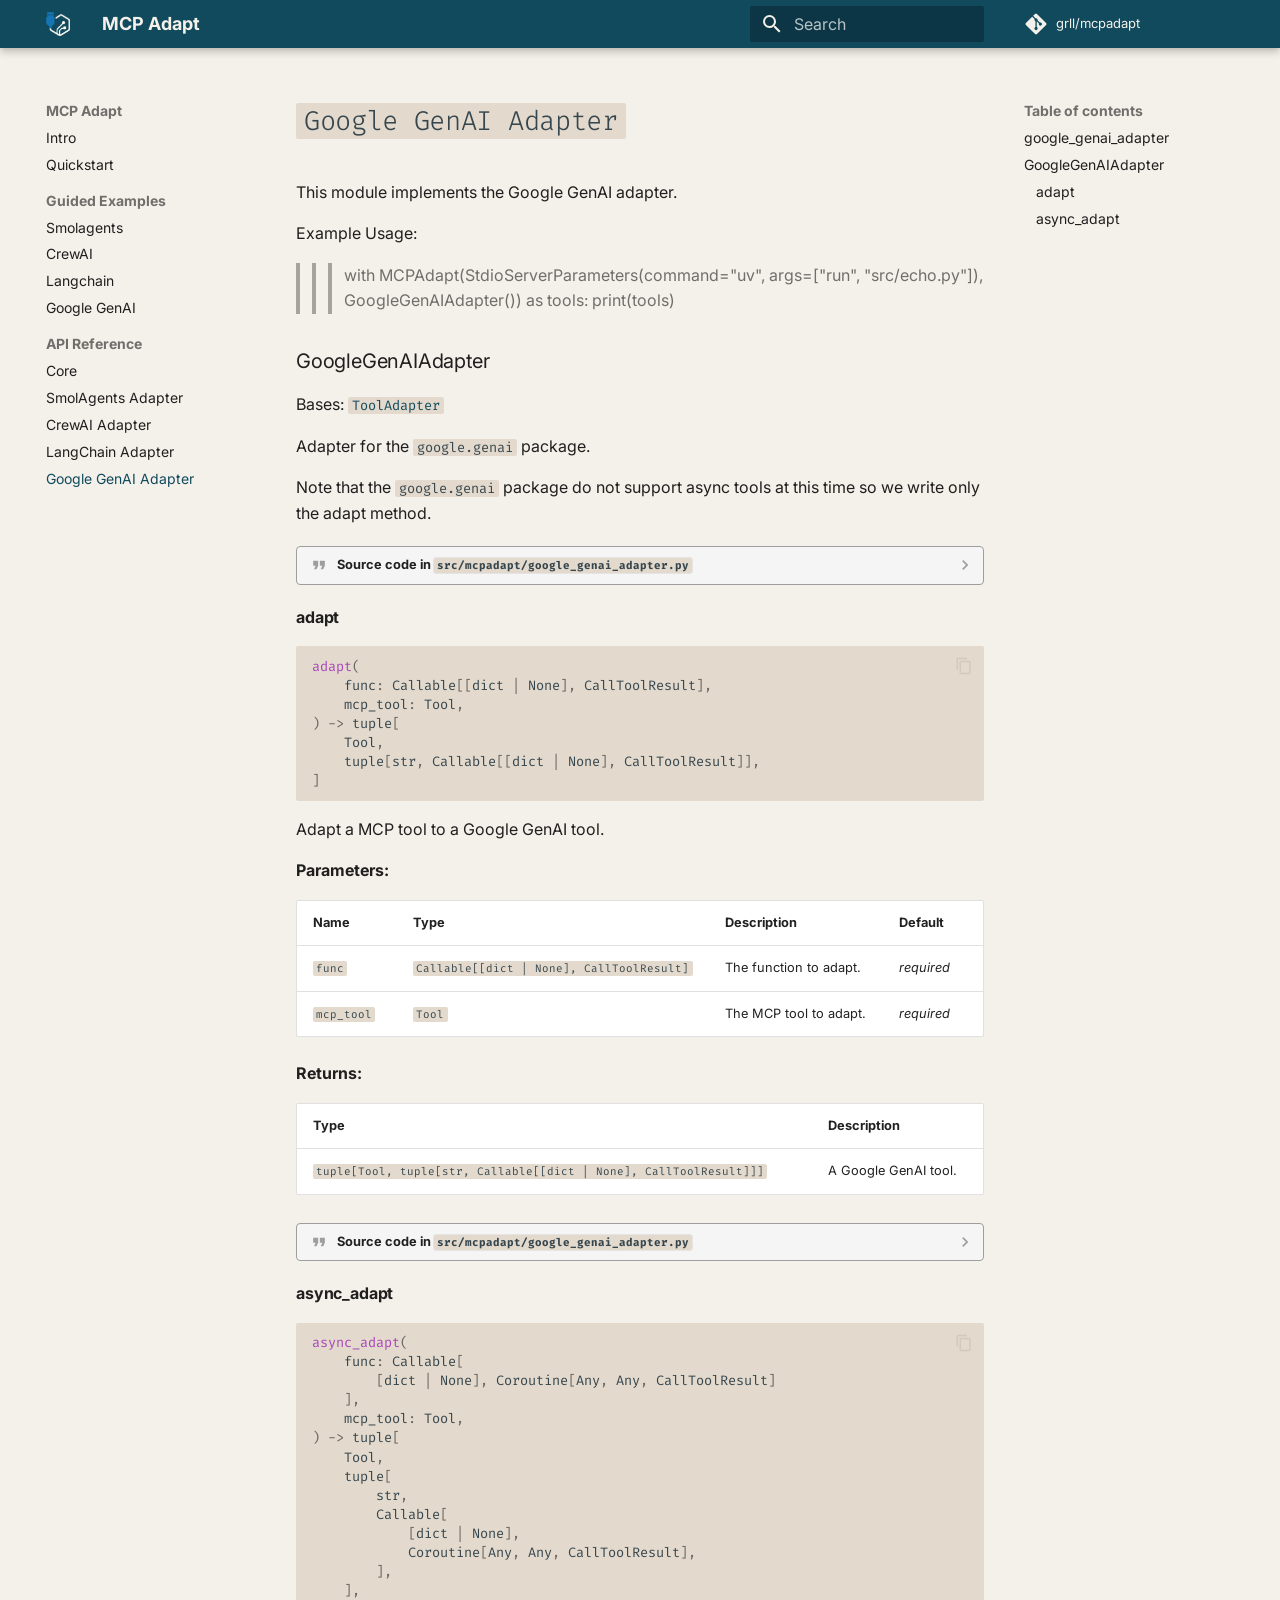
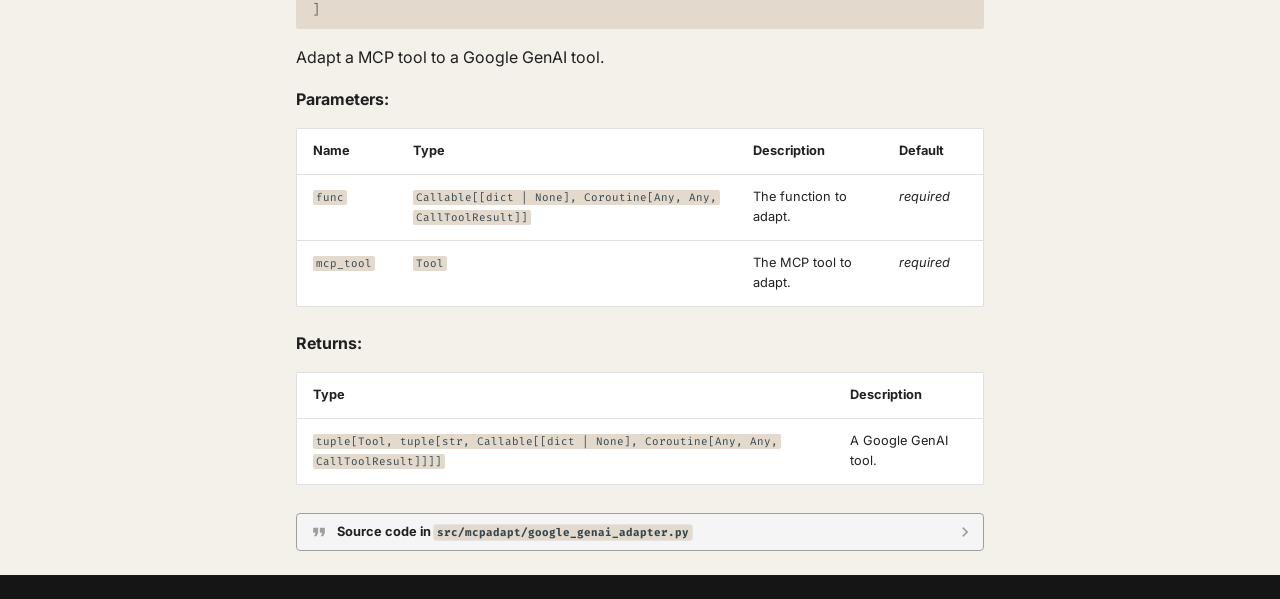
<file: ref/google_genai_adapter/index.html>
<!doctype html>
<html lang="en" class="no-js">
  <head>
    
      <meta charset="utf-8">
      <meta name="viewport" content="width=device-width,initial-scale=1">
      
      
      
      
        <link rel="prev" href="../langchain_adapter/">
      
      
      
      <link rel="icon" href="../../images/favicon.ico">
      <meta name="generator" content="mkdocs-1.6.1, mkdocs-material-9.6.11">
    
    
      
        <title>Google GenAI Adapter - MCP Adapt</title>
      
    
    
      <link rel="stylesheet" href="../../assets/stylesheets/main.4af4bdda.min.css">
      
        
        <link rel="stylesheet" href="../../assets/stylesheets/palette.06af60db.min.css">
      
      


    
    
      
    
    
      
        
        
        <link rel="preconnect" href="https://fonts.gstatic.com" crossorigin>
        <link rel="stylesheet" href="https://fonts.googleapis.com/css?family=Inter:300,300i,400,400i,700,700i%7CFira+Code:400,400i,700,700i&display=fallback">
        <style>:root{--md-text-font:"Inter";--md-code-font:"Fira Code"}</style>
      
    
    
      <link rel="stylesheet" href="../../assets/_mkdocstrings.css">
    
      <link rel="stylesheet" href="../../stylesheets/extra.css">
    
    <script>__md_scope=new URL("../..",location),__md_hash=e=>[...e].reduce(((e,_)=>(e<<5)-e+_.charCodeAt(0)),0),__md_get=(e,_=localStorage,t=__md_scope)=>JSON.parse(_.getItem(t.pathname+"."+e)),__md_set=(e,_,t=localStorage,a=__md_scope)=>{try{t.setItem(a.pathname+"."+e,JSON.stringify(_))}catch(e){}}</script>
    
      

    
    
    
  </head>
  
  
    
    
    
    
    
    <body dir="ltr" data-md-color-scheme="default" data-md-color-primary="custom" data-md-color-accent="custom">
  
    
    <input class="md-toggle" data-md-toggle="drawer" type="checkbox" id="__drawer" autocomplete="off">
    <input class="md-toggle" data-md-toggle="search" type="checkbox" id="__search" autocomplete="off">
    <label class="md-overlay" for="__drawer"></label>
    <div data-md-component="skip">
      
        
        <a href="#google-genai-adapter" class="md-skip">
          Skip to content
        </a>
      
    </div>
    <div data-md-component="announce">
      
    </div>
    
    
      

  

<header class="md-header md-header--shadow" data-md-component="header">
  <nav class="md-header__inner md-grid" aria-label="Header">
    <a href="../.." title="MCP Adapt" class="md-header__button md-logo" aria-label="MCP Adapt" data-md-component="logo">
      
  <img src="../../assets/logo_dark_transparent_cropped.png" alt="logo">

    </a>
    <label class="md-header__button md-icon" for="__drawer">
      
      <svg xmlns="http://www.w3.org/2000/svg" viewBox="0 0 24 24"><path d="M3 6h18v2H3zm0 5h18v2H3zm0 5h18v2H3z"/></svg>
    </label>
    <div class="md-header__title" data-md-component="header-title">
      <div class="md-header__ellipsis">
        <div class="md-header__topic">
          <span class="md-ellipsis">
            MCP Adapt
          </span>
        </div>
        <div class="md-header__topic" data-md-component="header-topic">
          <span class="md-ellipsis">
            
              Google GenAI Adapter
            
          </span>
        </div>
      </div>
    </div>
    
      
    
    
    
    
      
      
        <label class="md-header__button md-icon" for="__search">
          
          <svg xmlns="http://www.w3.org/2000/svg" viewBox="0 0 24 24"><path d="M9.5 3A6.5 6.5 0 0 1 16 9.5c0 1.61-.59 3.09-1.56 4.23l.27.27h.79l5 5-1.5 1.5-5-5v-.79l-.27-.27A6.52 6.52 0 0 1 9.5 16 6.5 6.5 0 0 1 3 9.5 6.5 6.5 0 0 1 9.5 3m0 2C7 5 5 7 5 9.5S7 14 9.5 14 14 12 14 9.5 12 5 9.5 5"/></svg>
        </label>
        <div class="md-search" data-md-component="search" role="dialog">
  <label class="md-search__overlay" for="__search"></label>
  <div class="md-search__inner" role="search">
    <form class="md-search__form" name="search">
      <input type="text" class="md-search__input" name="query" aria-label="Search" placeholder="Search" autocapitalize="off" autocorrect="off" autocomplete="off" spellcheck="false" data-md-component="search-query" required>
      <label class="md-search__icon md-icon" for="__search">
        
        <svg xmlns="http://www.w3.org/2000/svg" viewBox="0 0 24 24"><path d="M9.5 3A6.5 6.5 0 0 1 16 9.5c0 1.61-.59 3.09-1.56 4.23l.27.27h.79l5 5-1.5 1.5-5-5v-.79l-.27-.27A6.52 6.52 0 0 1 9.5 16 6.5 6.5 0 0 1 3 9.5 6.5 6.5 0 0 1 9.5 3m0 2C7 5 5 7 5 9.5S7 14 9.5 14 14 12 14 9.5 12 5 9.5 5"/></svg>
        
        <svg xmlns="http://www.w3.org/2000/svg" viewBox="0 0 24 24"><path d="M20 11v2H8l5.5 5.5-1.42 1.42L4.16 12l7.92-7.92L13.5 5.5 8 11z"/></svg>
      </label>
      <nav class="md-search__options" aria-label="Search">
        
        <button type="reset" class="md-search__icon md-icon" title="Clear" aria-label="Clear" tabindex="-1">
          
          <svg xmlns="http://www.w3.org/2000/svg" viewBox="0 0 24 24"><path d="M19 6.41 17.59 5 12 10.59 6.41 5 5 6.41 10.59 12 5 17.59 6.41 19 12 13.41 17.59 19 19 17.59 13.41 12z"/></svg>
        </button>
      </nav>
      
    </form>
    <div class="md-search__output">
      <div class="md-search__scrollwrap" tabindex="0" data-md-scrollfix>
        <div class="md-search-result" data-md-component="search-result">
          <div class="md-search-result__meta">
            Initializing search
          </div>
          <ol class="md-search-result__list" role="presentation"></ol>
        </div>
      </div>
    </div>
  </div>
</div>
      
    
    
      <div class="md-header__source">
        <a href="https://github.com/grll/mcpadapt" title="Go to repository" class="md-source" data-md-component="source">
  <div class="md-source__icon md-icon">
    
    <svg xmlns="http://www.w3.org/2000/svg" viewBox="0 0 448 512"><!--! Font Awesome Free 6.7.2 by @fontawesome - https://fontawesome.com License - https://fontawesome.com/license/free (Icons: CC BY 4.0, Fonts: SIL OFL 1.1, Code: MIT License) Copyright 2024 Fonticons, Inc.--><path d="M439.55 236.05 244 40.45a28.87 28.87 0 0 0-40.81 0l-40.66 40.63 51.52 51.52c27.06-9.14 52.68 16.77 43.39 43.68l49.66 49.66c34.23-11.8 61.18 31 35.47 56.69-26.49 26.49-70.21-2.87-56-37.34L240.22 199v121.85c25.3 12.54 22.26 41.85 9.08 55a34.34 34.34 0 0 1-48.55 0c-17.57-17.6-11.07-46.91 11.25-56v-123c-20.8-8.51-24.6-30.74-18.64-45L142.57 101 8.45 235.14a28.86 28.86 0 0 0 0 40.81l195.61 195.6a28.86 28.86 0 0 0 40.8 0l194.69-194.69a28.86 28.86 0 0 0 0-40.81"/></svg>
  </div>
  <div class="md-source__repository">
    grll/mcpadapt
  </div>
</a>
      </div>
    
  </nav>
  
</header>
    
    <div class="md-container" data-md-component="container">
      
      
        
          
        
      
      <main class="md-main" data-md-component="main">
        <div class="md-main__inner md-grid">
          
            
              
              <div class="md-sidebar md-sidebar--primary" data-md-component="sidebar" data-md-type="navigation" >
                <div class="md-sidebar__scrollwrap">
                  <div class="md-sidebar__inner">
                    



<nav class="md-nav md-nav--primary" aria-label="Navigation" data-md-level="0">
  <label class="md-nav__title" for="__drawer">
    <a href="../.." title="MCP Adapt" class="md-nav__button md-logo" aria-label="MCP Adapt" data-md-component="logo">
      
  <img src="../../assets/logo_dark_transparent_cropped.png" alt="logo">

    </a>
    MCP Adapt
  </label>
  
    <div class="md-nav__source">
      <a href="https://github.com/grll/mcpadapt" title="Go to repository" class="md-source" data-md-component="source">
  <div class="md-source__icon md-icon">
    
    <svg xmlns="http://www.w3.org/2000/svg" viewBox="0 0 448 512"><!--! Font Awesome Free 6.7.2 by @fontawesome - https://fontawesome.com License - https://fontawesome.com/license/free (Icons: CC BY 4.0, Fonts: SIL OFL 1.1, Code: MIT License) Copyright 2024 Fonticons, Inc.--><path d="M439.55 236.05 244 40.45a28.87 28.87 0 0 0-40.81 0l-40.66 40.63 51.52 51.52c27.06-9.14 52.68 16.77 43.39 43.68l49.66 49.66c34.23-11.8 61.18 31 35.47 56.69-26.49 26.49-70.21-2.87-56-37.34L240.22 199v121.85c25.3 12.54 22.26 41.85 9.08 55a34.34 34.34 0 0 1-48.55 0c-17.57-17.6-11.07-46.91 11.25-56v-123c-20.8-8.51-24.6-30.74-18.64-45L142.57 101 8.45 235.14a28.86 28.86 0 0 0 0 40.81l195.61 195.6a28.86 28.86 0 0 0 40.8 0l194.69-194.69a28.86 28.86 0 0 0 0-40.81"/></svg>
  </div>
  <div class="md-source__repository">
    grll/mcpadapt
  </div>
</a>
    </div>
  
  <ul class="md-nav__list" data-md-scrollfix>
    
      
      
  
  
  
  
    <li class="md-nav__item">
      <a href="../.." class="md-nav__link">
        
  
  
  <span class="md-ellipsis">
    Intro
    
  </span>
  

      </a>
    </li>
  

    
      
      
  
  
  
  
    <li class="md-nav__item">
      <a href="../../quickstart/" class="md-nav__link">
        
  
  
  <span class="md-ellipsis">
    Quickstart
    
  </span>
  

      </a>
    </li>
  

    
      
      
  
  
  
  
    
    
    
    
      
        
        
      
    
    
    <li class="md-nav__item md-nav__item--section md-nav__item--nested">
      
        
        
          
        
        <input class="md-nav__toggle md-toggle md-toggle--indeterminate" type="checkbox" id="__nav_3" >
        
          
          <label class="md-nav__link" for="__nav_3" id="__nav_3_label" tabindex="">
            
  
  
  <span class="md-ellipsis">
    Guided Examples
    
  </span>
  

            <span class="md-nav__icon md-icon"></span>
          </label>
        
        <nav class="md-nav" data-md-level="1" aria-labelledby="__nav_3_label" aria-expanded="false">
          <label class="md-nav__title" for="__nav_3">
            <span class="md-nav__icon md-icon"></span>
            Guided Examples
          </label>
          <ul class="md-nav__list" data-md-scrollfix>
            
              
                
  
  
  
  
    <li class="md-nav__item">
      <a href="../../guide/smolagents/" class="md-nav__link">
        
  
  
  <span class="md-ellipsis">
    Smolagents
    
  </span>
  

      </a>
    </li>
  

              
            
              
                
  
  
  
  
    <li class="md-nav__item">
      <a href="../../guide/crewai/" class="md-nav__link">
        
  
  
  <span class="md-ellipsis">
    CrewAI
    
  </span>
  

      </a>
    </li>
  

              
            
              
                
  
  
  
  
    <li class="md-nav__item">
      <a href="../../guide/langchain/" class="md-nav__link">
        
  
  
  <span class="md-ellipsis">
    Langchain
    
  </span>
  

      </a>
    </li>
  

              
            
              
                
  
  
  
  
    <li class="md-nav__item">
      <a href="../../guide/google-genai/" class="md-nav__link">
        
  
  
  <span class="md-ellipsis">
    Google GenAI
    
  </span>
  

      </a>
    </li>
  

              
            
          </ul>
        </nav>
      
    </li>
  

    
      
      
  
  
    
  
  
  
    
    
    
    
      
        
        
      
    
    
    <li class="md-nav__item md-nav__item--active md-nav__item--section md-nav__item--nested">
      
        
        
        <input class="md-nav__toggle md-toggle " type="checkbox" id="__nav_4" checked>
        
          
          <label class="md-nav__link" for="__nav_4" id="__nav_4_label" tabindex="">
            
  
  
  <span class="md-ellipsis">
    API Reference
    
  </span>
  

            <span class="md-nav__icon md-icon"></span>
          </label>
        
        <nav class="md-nav" data-md-level="1" aria-labelledby="__nav_4_label" aria-expanded="true">
          <label class="md-nav__title" for="__nav_4">
            <span class="md-nav__icon md-icon"></span>
            API Reference
          </label>
          <ul class="md-nav__list" data-md-scrollfix>
            
              
                
  
  
  
  
    <li class="md-nav__item">
      <a href="../core/" class="md-nav__link">
        
  
  
  <span class="md-ellipsis">
    Core
    
  </span>
  

      </a>
    </li>
  

              
            
              
                
  
  
  
  
    <li class="md-nav__item">
      <a href="../smolagents_adapter/" class="md-nav__link">
        
  
  
  <span class="md-ellipsis">
    SmolAgents Adapter
    
  </span>
  

      </a>
    </li>
  

              
            
              
                
  
  
  
  
    <li class="md-nav__item">
      <a href="../crewai_adapter/" class="md-nav__link">
        
  
  
  <span class="md-ellipsis">
    CrewAI Adapter
    
  </span>
  

      </a>
    </li>
  

              
            
              
                
  
  
  
  
    <li class="md-nav__item">
      <a href="../langchain_adapter/" class="md-nav__link">
        
  
  
  <span class="md-ellipsis">
    LangChain Adapter
    
  </span>
  

      </a>
    </li>
  

              
            
              
                
  
  
    
  
  
  
    <li class="md-nav__item md-nav__item--active">
      
      <input class="md-nav__toggle md-toggle" type="checkbox" id="__toc">
      
      
        
      
      
        <label class="md-nav__link md-nav__link--active" for="__toc">
          
  
  
  <span class="md-ellipsis">
    Google GenAI Adapter
    
  </span>
  

          <span class="md-nav__icon md-icon"></span>
        </label>
      
      <a href="./" class="md-nav__link md-nav__link--active">
        
  
  
  <span class="md-ellipsis">
    Google GenAI Adapter
    
  </span>
  

      </a>
      
        

<nav class="md-nav md-nav--secondary" aria-label="Table of contents">
  
  
  
    
  
  
    <label class="md-nav__title" for="__toc">
      <span class="md-nav__icon md-icon"></span>
      Table of contents
    </label>
    <ul class="md-nav__list" data-md-component="toc" data-md-scrollfix>
      
        <li class="md-nav__item">
  <a href="#mcpadapt.google_genai_adapter" class="md-nav__link">
    <span class="md-ellipsis">
      google_genai_adapter
    </span>
  </a>
  
</li>
      
        <li class="md-nav__item">
  <a href="#mcpadapt.google_genai_adapter.GoogleGenAIAdapter" class="md-nav__link">
    <span class="md-ellipsis">
      GoogleGenAIAdapter
    </span>
  </a>
  
    <nav class="md-nav" aria-label="GoogleGenAIAdapter">
      <ul class="md-nav__list">
        
          <li class="md-nav__item">
  <a href="#mcpadapt.google_genai_adapter.GoogleGenAIAdapter.adapt" class="md-nav__link">
    <span class="md-ellipsis">
      adapt
    </span>
  </a>
  
</li>
        
          <li class="md-nav__item">
  <a href="#mcpadapt.google_genai_adapter.GoogleGenAIAdapter.async_adapt" class="md-nav__link">
    <span class="md-ellipsis">
      async_adapt
    </span>
  </a>
  
</li>
        
      </ul>
    </nav>
  
</li>
      
    </ul>
  
</nav>
      
    </li>
  

              
            
          </ul>
        </nav>
      
    </li>
  

    
  </ul>
</nav>
                  </div>
                </div>
              </div>
            
            
              
              <div class="md-sidebar md-sidebar--secondary" data-md-component="sidebar" data-md-type="toc" >
                <div class="md-sidebar__scrollwrap">
                  <div class="md-sidebar__inner">
                    

<nav class="md-nav md-nav--secondary" aria-label="Table of contents">
  
  
  
    
  
  
    <label class="md-nav__title" for="__toc">
      <span class="md-nav__icon md-icon"></span>
      Table of contents
    </label>
    <ul class="md-nav__list" data-md-component="toc" data-md-scrollfix>
      
        <li class="md-nav__item">
  <a href="#mcpadapt.google_genai_adapter" class="md-nav__link">
    <span class="md-ellipsis">
      google_genai_adapter
    </span>
  </a>
  
</li>
      
        <li class="md-nav__item">
  <a href="#mcpadapt.google_genai_adapter.GoogleGenAIAdapter" class="md-nav__link">
    <span class="md-ellipsis">
      GoogleGenAIAdapter
    </span>
  </a>
  
    <nav class="md-nav" aria-label="GoogleGenAIAdapter">
      <ul class="md-nav__list">
        
          <li class="md-nav__item">
  <a href="#mcpadapt.google_genai_adapter.GoogleGenAIAdapter.adapt" class="md-nav__link">
    <span class="md-ellipsis">
      adapt
    </span>
  </a>
  
</li>
        
          <li class="md-nav__item">
  <a href="#mcpadapt.google_genai_adapter.GoogleGenAIAdapter.async_adapt" class="md-nav__link">
    <span class="md-ellipsis">
      async_adapt
    </span>
  </a>
  
</li>
        
      </ul>
    </nav>
  
</li>
      
    </ul>
  
</nav>
                  </div>
                </div>
              </div>
            
          
          
            <div class="md-content" data-md-component="content">
              <article class="md-content__inner md-typeset">
                
                  


  
  


<h1 id="google-genai-adapter"><code>Google GenAI Adapter</code></h1>


<div class="doc doc-object doc-module">



<a id="mcpadapt.google_genai_adapter"></a>
    <div class="doc doc-contents first">

        <p>This module implements the Google GenAI adapter.</p>
<p>Example Usage:</p>
<blockquote>
<blockquote>
<blockquote>
<p>with MCPAdapt(StdioServerParameters(command="uv", args=["run", "src/echo.py"]), GoogleGenAIAdapter()) as tools:
    print(tools)</p>
</blockquote>
</blockquote>
</blockquote>









  <div class="doc doc-children">








<div class="doc doc-object doc-class">



<h3 id="mcpadapt.google_genai_adapter.GoogleGenAIAdapter" class="doc doc-heading">
            <span class="doc doc-object-name doc-class-name">GoogleGenAIAdapter</span>


</h3>


    <div class="doc doc-contents ">
            <p class="doc doc-class-bases">
              Bases: <code><a class="autorefs autorefs-internal" title="ToolAdapter (mcpadapt.core.ToolAdapter)" href="../core/#mcpadapt.core.ToolAdapter">ToolAdapter</a></code></p>


        <p>Adapter for the <code>google.genai</code> package.</p>
<p>Note that the <code>google.genai</code> package do not support async tools at this time so we
write only the adapt method.</p>







              <details class="quote">
                <summary>Source code in <code>src/mcpadapt/google_genai_adapter.py</code></summary>
                <div class="language-python highlight"><table class="highlighttable"><tr><td class="linenos"><div class="linenodiv"><pre><span></span><span class="normal"><a href="#__codelineno-0-20"> 20</a></span>
<span class="normal"><a href="#__codelineno-0-21"> 21</a></span>
<span class="normal"><a href="#__codelineno-0-22"> 22</a></span>
<span class="normal"><a href="#__codelineno-0-23"> 23</a></span>
<span class="normal"><a href="#__codelineno-0-24"> 24</a></span>
<span class="normal"><a href="#__codelineno-0-25"> 25</a></span>
<span class="normal"><a href="#__codelineno-0-26"> 26</a></span>
<span class="normal"><a href="#__codelineno-0-27"> 27</a></span>
<span class="normal"><a href="#__codelineno-0-28"> 28</a></span>
<span class="normal"><a href="#__codelineno-0-29"> 29</a></span>
<span class="normal"><a href="#__codelineno-0-30"> 30</a></span>
<span class="normal"><a href="#__codelineno-0-31"> 31</a></span>
<span class="normal"><a href="#__codelineno-0-32"> 32</a></span>
<span class="normal"><a href="#__codelineno-0-33"> 33</a></span>
<span class="normal"><a href="#__codelineno-0-34"> 34</a></span>
<span class="normal"><a href="#__codelineno-0-35"> 35</a></span>
<span class="normal"><a href="#__codelineno-0-36"> 36</a></span>
<span class="normal"><a href="#__codelineno-0-37"> 37</a></span>
<span class="normal"><a href="#__codelineno-0-38"> 38</a></span>
<span class="normal"><a href="#__codelineno-0-39"> 39</a></span>
<span class="normal"><a href="#__codelineno-0-40"> 40</a></span>
<span class="normal"><a href="#__codelineno-0-41"> 41</a></span>
<span class="normal"><a href="#__codelineno-0-42"> 42</a></span>
<span class="normal"><a href="#__codelineno-0-43"> 43</a></span>
<span class="normal"><a href="#__codelineno-0-44"> 44</a></span>
<span class="normal"><a href="#__codelineno-0-45"> 45</a></span>
<span class="normal"><a href="#__codelineno-0-46"> 46</a></span>
<span class="normal"><a href="#__codelineno-0-47"> 47</a></span>
<span class="normal"><a href="#__codelineno-0-48"> 48</a></span>
<span class="normal"><a href="#__codelineno-0-49"> 49</a></span>
<span class="normal"><a href="#__codelineno-0-50"> 50</a></span>
<span class="normal"><a href="#__codelineno-0-51"> 51</a></span>
<span class="normal"><a href="#__codelineno-0-52"> 52</a></span>
<span class="normal"><a href="#__codelineno-0-53"> 53</a></span>
<span class="normal"><a href="#__codelineno-0-54"> 54</a></span>
<span class="normal"><a href="#__codelineno-0-55"> 55</a></span>
<span class="normal"><a href="#__codelineno-0-56"> 56</a></span>
<span class="normal"><a href="#__codelineno-0-57"> 57</a></span>
<span class="normal"><a href="#__codelineno-0-58"> 58</a></span>
<span class="normal"><a href="#__codelineno-0-59"> 59</a></span>
<span class="normal"><a href="#__codelineno-0-60"> 60</a></span>
<span class="normal"><a href="#__codelineno-0-61"> 61</a></span>
<span class="normal"><a href="#__codelineno-0-62"> 62</a></span>
<span class="normal"><a href="#__codelineno-0-63"> 63</a></span>
<span class="normal"><a href="#__codelineno-0-64"> 64</a></span>
<span class="normal"><a href="#__codelineno-0-65"> 65</a></span>
<span class="normal"><a href="#__codelineno-0-66"> 66</a></span>
<span class="normal"><a href="#__codelineno-0-67"> 67</a></span>
<span class="normal"><a href="#__codelineno-0-68"> 68</a></span>
<span class="normal"><a href="#__codelineno-0-69"> 69</a></span>
<span class="normal"><a href="#__codelineno-0-70"> 70</a></span>
<span class="normal"><a href="#__codelineno-0-71"> 71</a></span>
<span class="normal"><a href="#__codelineno-0-72"> 72</a></span>
<span class="normal"><a href="#__codelineno-0-73"> 73</a></span>
<span class="normal"><a href="#__codelineno-0-74"> 74</a></span>
<span class="normal"><a href="#__codelineno-0-75"> 75</a></span>
<span class="normal"><a href="#__codelineno-0-76"> 76</a></span>
<span class="normal"><a href="#__codelineno-0-77"> 77</a></span>
<span class="normal"><a href="#__codelineno-0-78"> 78</a></span>
<span class="normal"><a href="#__codelineno-0-79"> 79</a></span>
<span class="normal"><a href="#__codelineno-0-80"> 80</a></span>
<span class="normal"><a href="#__codelineno-0-81"> 81</a></span>
<span class="normal"><a href="#__codelineno-0-82"> 82</a></span>
<span class="normal"><a href="#__codelineno-0-83"> 83</a></span>
<span class="normal"><a href="#__codelineno-0-84"> 84</a></span>
<span class="normal"><a href="#__codelineno-0-85"> 85</a></span>
<span class="normal"><a href="#__codelineno-0-86"> 86</a></span>
<span class="normal"><a href="#__codelineno-0-87"> 87</a></span>
<span class="normal"><a href="#__codelineno-0-88"> 88</a></span>
<span class="normal"><a href="#__codelineno-0-89"> 89</a></span>
<span class="normal"><a href="#__codelineno-0-90"> 90</a></span>
<span class="normal"><a href="#__codelineno-0-91"> 91</a></span>
<span class="normal"><a href="#__codelineno-0-92"> 92</a></span>
<span class="normal"><a href="#__codelineno-0-93"> 93</a></span>
<span class="normal"><a href="#__codelineno-0-94"> 94</a></span>
<span class="normal"><a href="#__codelineno-0-95"> 95</a></span>
<span class="normal"><a href="#__codelineno-0-96"> 96</a></span>
<span class="normal"><a href="#__codelineno-0-97"> 97</a></span>
<span class="normal"><a href="#__codelineno-0-98"> 98</a></span>
<span class="normal"><a href="#__codelineno-0-99"> 99</a></span>
<span class="normal"><a href="#__codelineno-0-100">100</a></span></pre></div></td><td class="code"><div><pre><span></span><code><span id="__span-0-20"><a id="__codelineno-0-20" name="__codelineno-0-20"></a><span class="k">class</span><span class="w"> </span><span class="nc">GoogleGenAIAdapter</span><span class="p">(</span><span class="n">ToolAdapter</span><span class="p">):</span>
</span><span id="__span-0-21"><a id="__codelineno-0-21" name="__codelineno-0-21"></a><span class="w">    </span><span class="sd">&quot;&quot;&quot;Adapter for the `google.genai` package.</span>
</span><span id="__span-0-22"><a id="__codelineno-0-22" name="__codelineno-0-22"></a>
</span><span id="__span-0-23"><a id="__codelineno-0-23" name="__codelineno-0-23"></a><span class="sd">    Note that the `google.genai` package do not support async tools at this time so we</span>
</span><span id="__span-0-24"><a id="__codelineno-0-24" name="__codelineno-0-24"></a><span class="sd">    write only the adapt method.</span>
</span><span id="__span-0-25"><a id="__codelineno-0-25" name="__codelineno-0-25"></a><span class="sd">    &quot;&quot;&quot;</span>
</span><span id="__span-0-26"><a id="__codelineno-0-26" name="__codelineno-0-26"></a>
</span><span id="__span-0-27"><a id="__codelineno-0-27" name="__codelineno-0-27"></a>    <span class="k">def</span><span class="w"> </span><span class="nf">adapt</span><span class="p">(</span>
</span><span id="__span-0-28"><a id="__codelineno-0-28" name="__codelineno-0-28"></a>        <span class="bp">self</span><span class="p">,</span>
</span><span id="__span-0-29"><a id="__codelineno-0-29" name="__codelineno-0-29"></a>        <span class="n">func</span><span class="p">:</span> <span class="n">Callable</span><span class="p">[[</span><span class="nb">dict</span> <span class="o">|</span> <span class="kc">None</span><span class="p">],</span> <span class="n">mcp</span><span class="o">.</span><span class="n">types</span><span class="o">.</span><span class="n">CallToolResult</span><span class="p">],</span>
</span><span id="__span-0-30"><a id="__codelineno-0-30" name="__codelineno-0-30"></a>        <span class="n">mcp_tool</span><span class="p">:</span> <span class="n">mcp</span><span class="o">.</span><span class="n">types</span><span class="o">.</span><span class="n">Tool</span><span class="p">,</span>
</span><span id="__span-0-31"><a id="__codelineno-0-31" name="__codelineno-0-31"></a>    <span class="p">)</span> <span class="o">-&gt;</span> <span class="nb">tuple</span><span class="p">[</span>
</span><span id="__span-0-32"><a id="__codelineno-0-32" name="__codelineno-0-32"></a>        <span class="n">types</span><span class="o">.</span><span class="n">Tool</span><span class="p">,</span> <span class="nb">tuple</span><span class="p">[</span><span class="nb">str</span><span class="p">,</span> <span class="n">Callable</span><span class="p">[[</span><span class="nb">dict</span> <span class="o">|</span> <span class="kc">None</span><span class="p">],</span> <span class="n">mcp</span><span class="o">.</span><span class="n">types</span><span class="o">.</span><span class="n">CallToolResult</span><span class="p">]]</span>
</span><span id="__span-0-33"><a id="__codelineno-0-33" name="__codelineno-0-33"></a>    <span class="p">]:</span>
</span><span id="__span-0-34"><a id="__codelineno-0-34" name="__codelineno-0-34"></a><span class="w">        </span><span class="sd">&quot;&quot;&quot;Adapt a MCP tool to a Google GenAI tool.</span>
</span><span id="__span-0-35"><a id="__codelineno-0-35" name="__codelineno-0-35"></a>
</span><span id="__span-0-36"><a id="__codelineno-0-36" name="__codelineno-0-36"></a><span class="sd">        Args:</span>
</span><span id="__span-0-37"><a id="__codelineno-0-37" name="__codelineno-0-37"></a><span class="sd">            func: The function to adapt.</span>
</span><span id="__span-0-38"><a id="__codelineno-0-38" name="__codelineno-0-38"></a><span class="sd">            mcp_tool: The MCP tool to adapt.</span>
</span><span id="__span-0-39"><a id="__codelineno-0-39" name="__codelineno-0-39"></a>
</span><span id="__span-0-40"><a id="__codelineno-0-40" name="__codelineno-0-40"></a><span class="sd">        Returns:</span>
</span><span id="__span-0-41"><a id="__codelineno-0-41" name="__codelineno-0-41"></a><span class="sd">            A Google GenAI tool.</span>
</span><span id="__span-0-42"><a id="__codelineno-0-42" name="__codelineno-0-42"></a><span class="sd">        &quot;&quot;&quot;</span>
</span><span id="__span-0-43"><a id="__codelineno-0-43" name="__codelineno-0-43"></a>        <span class="c1"># make sure jsonref are resolved</span>
</span><span id="__span-0-44"><a id="__codelineno-0-44" name="__codelineno-0-44"></a>        <span class="n">input_schema</span> <span class="o">=</span> <span class="p">{</span>
</span><span id="__span-0-45"><a id="__codelineno-0-45" name="__codelineno-0-45"></a>            <span class="n">k</span><span class="p">:</span> <span class="n">v</span>
</span><span id="__span-0-46"><a id="__codelineno-0-46" name="__codelineno-0-46"></a>            <span class="k">for</span> <span class="n">k</span><span class="p">,</span> <span class="n">v</span> <span class="ow">in</span> <span class="n">jsonref</span><span class="o">.</span><span class="n">replace_refs</span><span class="p">(</span><span class="n">mcp_tool</span><span class="o">.</span><span class="n">inputSchema</span><span class="p">)</span><span class="o">.</span><span class="n">items</span><span class="p">()</span>
</span><span id="__span-0-47"><a id="__codelineno-0-47" name="__codelineno-0-47"></a>            <span class="k">if</span> <span class="n">k</span> <span class="o">!=</span> <span class="s2">&quot;$defs&quot;</span>
</span><span id="__span-0-48"><a id="__codelineno-0-48" name="__codelineno-0-48"></a>        <span class="p">}</span>
</span><span id="__span-0-49"><a id="__codelineno-0-49" name="__codelineno-0-49"></a>
</span><span id="__span-0-50"><a id="__codelineno-0-50" name="__codelineno-0-50"></a>        <span class="k">return</span> <span class="p">(</span>
</span><span id="__span-0-51"><a id="__codelineno-0-51" name="__codelineno-0-51"></a>            <span class="n">types</span><span class="o">.</span><span class="n">Tool</span><span class="p">(</span>
</span><span id="__span-0-52"><a id="__codelineno-0-52" name="__codelineno-0-52"></a>                <span class="n">function_declarations</span><span class="o">=</span><span class="p">[</span>
</span><span id="__span-0-53"><a id="__codelineno-0-53" name="__codelineno-0-53"></a>                    <span class="p">{</span>
</span><span id="__span-0-54"><a id="__codelineno-0-54" name="__codelineno-0-54"></a>                        <span class="s2">&quot;name&quot;</span><span class="p">:</span> <span class="n">mcp_tool</span><span class="o">.</span><span class="n">name</span><span class="p">,</span>
</span><span id="__span-0-55"><a id="__codelineno-0-55" name="__codelineno-0-55"></a>                        <span class="s2">&quot;description&quot;</span><span class="p">:</span> <span class="n">mcp_tool</span><span class="o">.</span><span class="n">description</span><span class="p">,</span>
</span><span id="__span-0-56"><a id="__codelineno-0-56" name="__codelineno-0-56"></a>                        <span class="s2">&quot;parameters&quot;</span><span class="p">:</span> <span class="n">input_schema</span><span class="p">,</span>
</span><span id="__span-0-57"><a id="__codelineno-0-57" name="__codelineno-0-57"></a>                    <span class="p">}</span>
</span><span id="__span-0-58"><a id="__codelineno-0-58" name="__codelineno-0-58"></a>                <span class="p">],</span>
</span><span id="__span-0-59"><a id="__codelineno-0-59" name="__codelineno-0-59"></a>            <span class="p">),</span>
</span><span id="__span-0-60"><a id="__codelineno-0-60" name="__codelineno-0-60"></a>            <span class="p">(</span><span class="n">mcp_tool</span><span class="o">.</span><span class="n">name</span><span class="p">,</span> <span class="n">func</span><span class="p">),</span>
</span><span id="__span-0-61"><a id="__codelineno-0-61" name="__codelineno-0-61"></a>        <span class="p">)</span>
</span><span id="__span-0-62"><a id="__codelineno-0-62" name="__codelineno-0-62"></a>
</span><span id="__span-0-63"><a id="__codelineno-0-63" name="__codelineno-0-63"></a>    <span class="k">def</span><span class="w"> </span><span class="nf">async_adapt</span><span class="p">(</span>
</span><span id="__span-0-64"><a id="__codelineno-0-64" name="__codelineno-0-64"></a>        <span class="bp">self</span><span class="p">,</span>
</span><span id="__span-0-65"><a id="__codelineno-0-65" name="__codelineno-0-65"></a>        <span class="n">func</span><span class="p">:</span> <span class="n">Callable</span><span class="p">[[</span><span class="nb">dict</span> <span class="o">|</span> <span class="kc">None</span><span class="p">],</span> <span class="n">Coroutine</span><span class="p">[</span><span class="n">Any</span><span class="p">,</span> <span class="n">Any</span><span class="p">,</span> <span class="n">mcp</span><span class="o">.</span><span class="n">types</span><span class="o">.</span><span class="n">CallToolResult</span><span class="p">]],</span>
</span><span id="__span-0-66"><a id="__codelineno-0-66" name="__codelineno-0-66"></a>        <span class="n">mcp_tool</span><span class="p">:</span> <span class="n">mcp</span><span class="o">.</span><span class="n">types</span><span class="o">.</span><span class="n">Tool</span><span class="p">,</span>
</span><span id="__span-0-67"><a id="__codelineno-0-67" name="__codelineno-0-67"></a>    <span class="p">)</span> <span class="o">-&gt;</span> <span class="nb">tuple</span><span class="p">[</span>
</span><span id="__span-0-68"><a id="__codelineno-0-68" name="__codelineno-0-68"></a>        <span class="n">types</span><span class="o">.</span><span class="n">Tool</span><span class="p">,</span>
</span><span id="__span-0-69"><a id="__codelineno-0-69" name="__codelineno-0-69"></a>        <span class="nb">tuple</span><span class="p">[</span>
</span><span id="__span-0-70"><a id="__codelineno-0-70" name="__codelineno-0-70"></a>            <span class="nb">str</span><span class="p">,</span> <span class="n">Callable</span><span class="p">[[</span><span class="nb">dict</span> <span class="o">|</span> <span class="kc">None</span><span class="p">],</span> <span class="n">Coroutine</span><span class="p">[</span><span class="n">Any</span><span class="p">,</span> <span class="n">Any</span><span class="p">,</span> <span class="n">mcp</span><span class="o">.</span><span class="n">types</span><span class="o">.</span><span class="n">CallToolResult</span><span class="p">]]</span>
</span><span id="__span-0-71"><a id="__codelineno-0-71" name="__codelineno-0-71"></a>        <span class="p">],</span>
</span><span id="__span-0-72"><a id="__codelineno-0-72" name="__codelineno-0-72"></a>    <span class="p">]:</span>
</span><span id="__span-0-73"><a id="__codelineno-0-73" name="__codelineno-0-73"></a><span class="w">        </span><span class="sd">&quot;&quot;&quot;Adapt a MCP tool to a Google GenAI tool.</span>
</span><span id="__span-0-74"><a id="__codelineno-0-74" name="__codelineno-0-74"></a>
</span><span id="__span-0-75"><a id="__codelineno-0-75" name="__codelineno-0-75"></a><span class="sd">        Args:</span>
</span><span id="__span-0-76"><a id="__codelineno-0-76" name="__codelineno-0-76"></a><span class="sd">            func: The function to adapt.</span>
</span><span id="__span-0-77"><a id="__codelineno-0-77" name="__codelineno-0-77"></a><span class="sd">            mcp_tool: The MCP tool to adapt.</span>
</span><span id="__span-0-78"><a id="__codelineno-0-78" name="__codelineno-0-78"></a>
</span><span id="__span-0-79"><a id="__codelineno-0-79" name="__codelineno-0-79"></a><span class="sd">        Returns:</span>
</span><span id="__span-0-80"><a id="__codelineno-0-80" name="__codelineno-0-80"></a><span class="sd">            A Google GenAI tool.</span>
</span><span id="__span-0-81"><a id="__codelineno-0-81" name="__codelineno-0-81"></a><span class="sd">        &quot;&quot;&quot;</span>
</span><span id="__span-0-82"><a id="__codelineno-0-82" name="__codelineno-0-82"></a>        <span class="c1"># make sure jsonref are resolved</span>
</span><span id="__span-0-83"><a id="__codelineno-0-83" name="__codelineno-0-83"></a>        <span class="n">input_schema</span> <span class="o">=</span> <span class="p">{</span>
</span><span id="__span-0-84"><a id="__codelineno-0-84" name="__codelineno-0-84"></a>            <span class="n">k</span><span class="p">:</span> <span class="n">v</span>
</span><span id="__span-0-85"><a id="__codelineno-0-85" name="__codelineno-0-85"></a>            <span class="k">for</span> <span class="n">k</span><span class="p">,</span> <span class="n">v</span> <span class="ow">in</span> <span class="n">jsonref</span><span class="o">.</span><span class="n">replace_refs</span><span class="p">(</span><span class="n">mcp_tool</span><span class="o">.</span><span class="n">inputSchema</span><span class="p">)</span><span class="o">.</span><span class="n">items</span><span class="p">()</span>
</span><span id="__span-0-86"><a id="__codelineno-0-86" name="__codelineno-0-86"></a>            <span class="k">if</span> <span class="n">k</span> <span class="o">!=</span> <span class="s2">&quot;$defs&quot;</span>
</span><span id="__span-0-87"><a id="__codelineno-0-87" name="__codelineno-0-87"></a>        <span class="p">}</span>
</span><span id="__span-0-88"><a id="__codelineno-0-88" name="__codelineno-0-88"></a>
</span><span id="__span-0-89"><a id="__codelineno-0-89" name="__codelineno-0-89"></a>        <span class="k">return</span> <span class="p">(</span>
</span><span id="__span-0-90"><a id="__codelineno-0-90" name="__codelineno-0-90"></a>            <span class="n">types</span><span class="o">.</span><span class="n">Tool</span><span class="p">(</span>
</span><span id="__span-0-91"><a id="__codelineno-0-91" name="__codelineno-0-91"></a>                <span class="n">function_declarations</span><span class="o">=</span><span class="p">[</span>
</span><span id="__span-0-92"><a id="__codelineno-0-92" name="__codelineno-0-92"></a>                    <span class="p">{</span>
</span><span id="__span-0-93"><a id="__codelineno-0-93" name="__codelineno-0-93"></a>                        <span class="s2">&quot;name&quot;</span><span class="p">:</span> <span class="n">mcp_tool</span><span class="o">.</span><span class="n">name</span><span class="p">,</span>
</span><span id="__span-0-94"><a id="__codelineno-0-94" name="__codelineno-0-94"></a>                        <span class="s2">&quot;description&quot;</span><span class="p">:</span> <span class="n">mcp_tool</span><span class="o">.</span><span class="n">description</span><span class="p">,</span>
</span><span id="__span-0-95"><a id="__codelineno-0-95" name="__codelineno-0-95"></a>                        <span class="s2">&quot;parameters&quot;</span><span class="p">:</span> <span class="n">input_schema</span><span class="p">,</span>
</span><span id="__span-0-96"><a id="__codelineno-0-96" name="__codelineno-0-96"></a>                    <span class="p">}</span>
</span><span id="__span-0-97"><a id="__codelineno-0-97" name="__codelineno-0-97"></a>                <span class="p">],</span>
</span><span id="__span-0-98"><a id="__codelineno-0-98" name="__codelineno-0-98"></a>            <span class="p">),</span>
</span><span id="__span-0-99"><a id="__codelineno-0-99" name="__codelineno-0-99"></a>            <span class="p">(</span><span class="n">mcp_tool</span><span class="o">.</span><span class="n">name</span><span class="p">,</span> <span class="n">func</span><span class="p">),</span>
</span><span id="__span-0-100"><a id="__codelineno-0-100" name="__codelineno-0-100"></a>        <span class="p">)</span>
</span></code></pre></div></td></tr></table></div>
              </details>



  <div class="doc doc-children">









<div class="doc doc-object doc-function">


<h4 id="mcpadapt.google_genai_adapter.GoogleGenAIAdapter.adapt" class="doc doc-heading">
            <span class="doc doc-object-name doc-function-name">adapt</span>


</h4>
<div class="language-python doc-signature highlight"><pre><span></span><code><span id="__span-0-1"><a id="__codelineno-0-1" name="__codelineno-0-1" href="#__codelineno-0-1"></a><span class="nf">adapt</span><span class="p">(</span>
</span><span id="__span-0-2"><a id="__codelineno-0-2" name="__codelineno-0-2" href="#__codelineno-0-2"></a>    <span class="n">func</span><span class="p">:</span> <span class="n"><span title="typing.Callable">Callable</span></span><span class="p">[[</span><span class="n"><span title="dict">dict</span></span> <span class="o">|</span> <span class="kc">None</span><span class="p">],</span> <span class="n"><span title="mcp.types.CallToolResult">CallToolResult</span></span><span class="p">],</span>
</span><span id="__span-0-3"><a id="__codelineno-0-3" name="__codelineno-0-3" href="#__codelineno-0-3"></a>    <span class="n">mcp_tool</span><span class="p">:</span> <span class="n"><span title="mcp.types.Tool">Tool</span></span><span class="p">,</span>
</span><span id="__span-0-4"><a id="__codelineno-0-4" name="__codelineno-0-4" href="#__codelineno-0-4"></a><span class="p">)</span> <span class="o">-&gt;</span> <span class="n"><span title="tuple">tuple</span></span><span class="p">[</span>
</span><span id="__span-0-5"><a id="__codelineno-0-5" name="__codelineno-0-5" href="#__codelineno-0-5"></a>    <span class="n"><span title="google.genai.types.Tool">Tool</span></span><span class="p">,</span>
</span><span id="__span-0-6"><a id="__codelineno-0-6" name="__codelineno-0-6" href="#__codelineno-0-6"></a>    <span class="n"><span title="tuple">tuple</span></span><span class="p">[</span><span class="n"><span title="str">str</span></span><span class="p">,</span> <span class="n"><span title="typing.Callable">Callable</span></span><span class="p">[[</span><span class="n"><span title="dict">dict</span></span> <span class="o">|</span> <span class="kc">None</span><span class="p">],</span> <span class="n"><span title="mcp.types.CallToolResult">CallToolResult</span></span><span class="p">]],</span>
</span><span id="__span-0-7"><a id="__codelineno-0-7" name="__codelineno-0-7" href="#__codelineno-0-7"></a><span class="p">]</span>
</span></code></pre></div>

    <div class="doc doc-contents ">

        <p>Adapt a MCP tool to a Google GenAI tool.</p>


<p><span class="doc-section-title">Parameters:</span></p>
    <table>
      <thead>
        <tr>
          <th>Name</th>
          <th>Type</th>
          <th>Description</th>
          <th>Default</th>
        </tr>
      </thead>
      <tbody>
          <tr class="doc-section-item">
            <td>
                <code>func</code>
            </td>
            <td>
                  <code><span title="typing.Callable">Callable</span>[[<span title="dict">dict</span> | None], <span title="mcp.types.CallToolResult">CallToolResult</span>]</code>
            </td>
            <td>
              <div class="doc-md-description">
                <p>The function to adapt.</p>
              </div>
            </td>
            <td>
                <em>required</em>
            </td>
          </tr>
          <tr class="doc-section-item">
            <td>
                <code>mcp_tool</code>
            </td>
            <td>
                  <code><span title="mcp.types.Tool">Tool</span></code>
            </td>
            <td>
              <div class="doc-md-description">
                <p>The MCP tool to adapt.</p>
              </div>
            </td>
            <td>
                <em>required</em>
            </td>
          </tr>
      </tbody>
    </table>


    <p><span class="doc-section-title">Returns:</span></p>
    <table>
      <thead>
        <tr>
          <th>Type</th>
          <th>Description</th>
        </tr>
      </thead>
      <tbody>
          <tr class="doc-section-item">
            <td>
                  <code><span title="tuple">tuple</span>[<span title="google.genai.types.Tool">Tool</span>, <span title="tuple">tuple</span>[<span title="str">str</span>, <span title="typing.Callable">Callable</span>[[<span title="dict">dict</span> | None], <span title="mcp.types.CallToolResult">CallToolResult</span>]]]</code>
            </td>
            <td>
              <div class="doc-md-description">
                <p>A Google GenAI tool.</p>
              </div>
            </td>
          </tr>
      </tbody>
    </table>


            <details class="quote">
              <summary>Source code in <code>src/mcpadapt/google_genai_adapter.py</code></summary>
              <div class="language-python highlight"><table class="highlighttable"><tr><td class="linenos"><div class="linenodiv"><pre><span></span><span class="normal"><a href="#__codelineno-0-27">27</a></span>
<span class="normal"><a href="#__codelineno-0-28">28</a></span>
<span class="normal"><a href="#__codelineno-0-29">29</a></span>
<span class="normal"><a href="#__codelineno-0-30">30</a></span>
<span class="normal"><a href="#__codelineno-0-31">31</a></span>
<span class="normal"><a href="#__codelineno-0-32">32</a></span>
<span class="normal"><a href="#__codelineno-0-33">33</a></span>
<span class="normal"><a href="#__codelineno-0-34">34</a></span>
<span class="normal"><a href="#__codelineno-0-35">35</a></span>
<span class="normal"><a href="#__codelineno-0-36">36</a></span>
<span class="normal"><a href="#__codelineno-0-37">37</a></span>
<span class="normal"><a href="#__codelineno-0-38">38</a></span>
<span class="normal"><a href="#__codelineno-0-39">39</a></span>
<span class="normal"><a href="#__codelineno-0-40">40</a></span>
<span class="normal"><a href="#__codelineno-0-41">41</a></span>
<span class="normal"><a href="#__codelineno-0-42">42</a></span>
<span class="normal"><a href="#__codelineno-0-43">43</a></span>
<span class="normal"><a href="#__codelineno-0-44">44</a></span>
<span class="normal"><a href="#__codelineno-0-45">45</a></span>
<span class="normal"><a href="#__codelineno-0-46">46</a></span>
<span class="normal"><a href="#__codelineno-0-47">47</a></span>
<span class="normal"><a href="#__codelineno-0-48">48</a></span>
<span class="normal"><a href="#__codelineno-0-49">49</a></span>
<span class="normal"><a href="#__codelineno-0-50">50</a></span>
<span class="normal"><a href="#__codelineno-0-51">51</a></span>
<span class="normal"><a href="#__codelineno-0-52">52</a></span>
<span class="normal"><a href="#__codelineno-0-53">53</a></span>
<span class="normal"><a href="#__codelineno-0-54">54</a></span>
<span class="normal"><a href="#__codelineno-0-55">55</a></span>
<span class="normal"><a href="#__codelineno-0-56">56</a></span>
<span class="normal"><a href="#__codelineno-0-57">57</a></span>
<span class="normal"><a href="#__codelineno-0-58">58</a></span>
<span class="normal"><a href="#__codelineno-0-59">59</a></span>
<span class="normal"><a href="#__codelineno-0-60">60</a></span>
<span class="normal"><a href="#__codelineno-0-61">61</a></span></pre></div></td><td class="code"><div><pre><span></span><code><span id="__span-0-27"><a id="__codelineno-0-27" name="__codelineno-0-27"></a><span class="k">def</span><span class="w"> </span><span class="nf">adapt</span><span class="p">(</span>
</span><span id="__span-0-28"><a id="__codelineno-0-28" name="__codelineno-0-28"></a>    <span class="bp">self</span><span class="p">,</span>
</span><span id="__span-0-29"><a id="__codelineno-0-29" name="__codelineno-0-29"></a>    <span class="n">func</span><span class="p">:</span> <span class="n">Callable</span><span class="p">[[</span><span class="nb">dict</span> <span class="o">|</span> <span class="kc">None</span><span class="p">],</span> <span class="n">mcp</span><span class="o">.</span><span class="n">types</span><span class="o">.</span><span class="n">CallToolResult</span><span class="p">],</span>
</span><span id="__span-0-30"><a id="__codelineno-0-30" name="__codelineno-0-30"></a>    <span class="n">mcp_tool</span><span class="p">:</span> <span class="n">mcp</span><span class="o">.</span><span class="n">types</span><span class="o">.</span><span class="n">Tool</span><span class="p">,</span>
</span><span id="__span-0-31"><a id="__codelineno-0-31" name="__codelineno-0-31"></a><span class="p">)</span> <span class="o">-&gt;</span> <span class="nb">tuple</span><span class="p">[</span>
</span><span id="__span-0-32"><a id="__codelineno-0-32" name="__codelineno-0-32"></a>    <span class="n">types</span><span class="o">.</span><span class="n">Tool</span><span class="p">,</span> <span class="nb">tuple</span><span class="p">[</span><span class="nb">str</span><span class="p">,</span> <span class="n">Callable</span><span class="p">[[</span><span class="nb">dict</span> <span class="o">|</span> <span class="kc">None</span><span class="p">],</span> <span class="n">mcp</span><span class="o">.</span><span class="n">types</span><span class="o">.</span><span class="n">CallToolResult</span><span class="p">]]</span>
</span><span id="__span-0-33"><a id="__codelineno-0-33" name="__codelineno-0-33"></a><span class="p">]:</span>
</span><span id="__span-0-34"><a id="__codelineno-0-34" name="__codelineno-0-34"></a><span class="w">    </span><span class="sd">&quot;&quot;&quot;Adapt a MCP tool to a Google GenAI tool.</span>
</span><span id="__span-0-35"><a id="__codelineno-0-35" name="__codelineno-0-35"></a>
</span><span id="__span-0-36"><a id="__codelineno-0-36" name="__codelineno-0-36"></a><span class="sd">    Args:</span>
</span><span id="__span-0-37"><a id="__codelineno-0-37" name="__codelineno-0-37"></a><span class="sd">        func: The function to adapt.</span>
</span><span id="__span-0-38"><a id="__codelineno-0-38" name="__codelineno-0-38"></a><span class="sd">        mcp_tool: The MCP tool to adapt.</span>
</span><span id="__span-0-39"><a id="__codelineno-0-39" name="__codelineno-0-39"></a>
</span><span id="__span-0-40"><a id="__codelineno-0-40" name="__codelineno-0-40"></a><span class="sd">    Returns:</span>
</span><span id="__span-0-41"><a id="__codelineno-0-41" name="__codelineno-0-41"></a><span class="sd">        A Google GenAI tool.</span>
</span><span id="__span-0-42"><a id="__codelineno-0-42" name="__codelineno-0-42"></a><span class="sd">    &quot;&quot;&quot;</span>
</span><span id="__span-0-43"><a id="__codelineno-0-43" name="__codelineno-0-43"></a>    <span class="c1"># make sure jsonref are resolved</span>
</span><span id="__span-0-44"><a id="__codelineno-0-44" name="__codelineno-0-44"></a>    <span class="n">input_schema</span> <span class="o">=</span> <span class="p">{</span>
</span><span id="__span-0-45"><a id="__codelineno-0-45" name="__codelineno-0-45"></a>        <span class="n">k</span><span class="p">:</span> <span class="n">v</span>
</span><span id="__span-0-46"><a id="__codelineno-0-46" name="__codelineno-0-46"></a>        <span class="k">for</span> <span class="n">k</span><span class="p">,</span> <span class="n">v</span> <span class="ow">in</span> <span class="n">jsonref</span><span class="o">.</span><span class="n">replace_refs</span><span class="p">(</span><span class="n">mcp_tool</span><span class="o">.</span><span class="n">inputSchema</span><span class="p">)</span><span class="o">.</span><span class="n">items</span><span class="p">()</span>
</span><span id="__span-0-47"><a id="__codelineno-0-47" name="__codelineno-0-47"></a>        <span class="k">if</span> <span class="n">k</span> <span class="o">!=</span> <span class="s2">&quot;$defs&quot;</span>
</span><span id="__span-0-48"><a id="__codelineno-0-48" name="__codelineno-0-48"></a>    <span class="p">}</span>
</span><span id="__span-0-49"><a id="__codelineno-0-49" name="__codelineno-0-49"></a>
</span><span id="__span-0-50"><a id="__codelineno-0-50" name="__codelineno-0-50"></a>    <span class="k">return</span> <span class="p">(</span>
</span><span id="__span-0-51"><a id="__codelineno-0-51" name="__codelineno-0-51"></a>        <span class="n">types</span><span class="o">.</span><span class="n">Tool</span><span class="p">(</span>
</span><span id="__span-0-52"><a id="__codelineno-0-52" name="__codelineno-0-52"></a>            <span class="n">function_declarations</span><span class="o">=</span><span class="p">[</span>
</span><span id="__span-0-53"><a id="__codelineno-0-53" name="__codelineno-0-53"></a>                <span class="p">{</span>
</span><span id="__span-0-54"><a id="__codelineno-0-54" name="__codelineno-0-54"></a>                    <span class="s2">&quot;name&quot;</span><span class="p">:</span> <span class="n">mcp_tool</span><span class="o">.</span><span class="n">name</span><span class="p">,</span>
</span><span id="__span-0-55"><a id="__codelineno-0-55" name="__codelineno-0-55"></a>                    <span class="s2">&quot;description&quot;</span><span class="p">:</span> <span class="n">mcp_tool</span><span class="o">.</span><span class="n">description</span><span class="p">,</span>
</span><span id="__span-0-56"><a id="__codelineno-0-56" name="__codelineno-0-56"></a>                    <span class="s2">&quot;parameters&quot;</span><span class="p">:</span> <span class="n">input_schema</span><span class="p">,</span>
</span><span id="__span-0-57"><a id="__codelineno-0-57" name="__codelineno-0-57"></a>                <span class="p">}</span>
</span><span id="__span-0-58"><a id="__codelineno-0-58" name="__codelineno-0-58"></a>            <span class="p">],</span>
</span><span id="__span-0-59"><a id="__codelineno-0-59" name="__codelineno-0-59"></a>        <span class="p">),</span>
</span><span id="__span-0-60"><a id="__codelineno-0-60" name="__codelineno-0-60"></a>        <span class="p">(</span><span class="n">mcp_tool</span><span class="o">.</span><span class="n">name</span><span class="p">,</span> <span class="n">func</span><span class="p">),</span>
</span><span id="__span-0-61"><a id="__codelineno-0-61" name="__codelineno-0-61"></a>    <span class="p">)</span>
</span></code></pre></div></td></tr></table></div>
            </details>
    </div>

</div>

<div class="doc doc-object doc-function">


<h4 id="mcpadapt.google_genai_adapter.GoogleGenAIAdapter.async_adapt" class="doc doc-heading">
            <span class="doc doc-object-name doc-function-name">async_adapt</span>


</h4>
<div class="language-python doc-signature highlight"><pre><span></span><code><span id="__span-0-1"><a id="__codelineno-0-1" name="__codelineno-0-1" href="#__codelineno-0-1"></a><span class="nf">async_adapt</span><span class="p">(</span>
</span><span id="__span-0-2"><a id="__codelineno-0-2" name="__codelineno-0-2" href="#__codelineno-0-2"></a>    <span class="n">func</span><span class="p">:</span> <span class="n"><span title="typing.Callable">Callable</span></span><span class="p">[</span>
</span><span id="__span-0-3"><a id="__codelineno-0-3" name="__codelineno-0-3" href="#__codelineno-0-3"></a>        <span class="p">[</span><span class="n"><span title="dict">dict</span></span> <span class="o">|</span> <span class="kc">None</span><span class="p">],</span> <span class="n"><span title="typing.Coroutine">Coroutine</span></span><span class="p">[</span><span class="n"><span title="typing.Any">Any</span></span><span class="p">,</span> <span class="n"><span title="typing.Any">Any</span></span><span class="p">,</span> <span class="n"><span title="mcp.types.CallToolResult">CallToolResult</span></span><span class="p">]</span>
</span><span id="__span-0-4"><a id="__codelineno-0-4" name="__codelineno-0-4" href="#__codelineno-0-4"></a>    <span class="p">],</span>
</span><span id="__span-0-5"><a id="__codelineno-0-5" name="__codelineno-0-5" href="#__codelineno-0-5"></a>    <span class="n">mcp_tool</span><span class="p">:</span> <span class="n"><span title="mcp.types.Tool">Tool</span></span><span class="p">,</span>
</span><span id="__span-0-6"><a id="__codelineno-0-6" name="__codelineno-0-6" href="#__codelineno-0-6"></a><span class="p">)</span> <span class="o">-&gt;</span> <span class="n"><span title="tuple">tuple</span></span><span class="p">[</span>
</span><span id="__span-0-7"><a id="__codelineno-0-7" name="__codelineno-0-7" href="#__codelineno-0-7"></a>    <span class="n"><span title="google.genai.types.Tool">Tool</span></span><span class="p">,</span>
</span><span id="__span-0-8"><a id="__codelineno-0-8" name="__codelineno-0-8" href="#__codelineno-0-8"></a>    <span class="n"><span title="tuple">tuple</span></span><span class="p">[</span>
</span><span id="__span-0-9"><a id="__codelineno-0-9" name="__codelineno-0-9" href="#__codelineno-0-9"></a>        <span class="n"><span title="str">str</span></span><span class="p">,</span>
</span><span id="__span-0-10"><a id="__codelineno-0-10" name="__codelineno-0-10" href="#__codelineno-0-10"></a>        <span class="n"><span title="typing.Callable">Callable</span></span><span class="p">[</span>
</span><span id="__span-0-11"><a id="__codelineno-0-11" name="__codelineno-0-11" href="#__codelineno-0-11"></a>            <span class="p">[</span><span class="n"><span title="dict">dict</span></span> <span class="o">|</span> <span class="kc">None</span><span class="p">],</span>
</span><span id="__span-0-12"><a id="__codelineno-0-12" name="__codelineno-0-12" href="#__codelineno-0-12"></a>            <span class="n"><span title="typing.Coroutine">Coroutine</span></span><span class="p">[</span><span class="n"><span title="typing.Any">Any</span></span><span class="p">,</span> <span class="n"><span title="typing.Any">Any</span></span><span class="p">,</span> <span class="n"><span title="mcp.types.CallToolResult">CallToolResult</span></span><span class="p">],</span>
</span><span id="__span-0-13"><a id="__codelineno-0-13" name="__codelineno-0-13" href="#__codelineno-0-13"></a>        <span class="p">],</span>
</span><span id="__span-0-14"><a id="__codelineno-0-14" name="__codelineno-0-14" href="#__codelineno-0-14"></a>    <span class="p">],</span>
</span><span id="__span-0-15"><a id="__codelineno-0-15" name="__codelineno-0-15" href="#__codelineno-0-15"></a><span class="p">]</span>
</span></code></pre></div>

    <div class="doc doc-contents ">

        <p>Adapt a MCP tool to a Google GenAI tool.</p>


<p><span class="doc-section-title">Parameters:</span></p>
    <table>
      <thead>
        <tr>
          <th>Name</th>
          <th>Type</th>
          <th>Description</th>
          <th>Default</th>
        </tr>
      </thead>
      <tbody>
          <tr class="doc-section-item">
            <td>
                <code>func</code>
            </td>
            <td>
                  <code><span title="typing.Callable">Callable</span>[[<span title="dict">dict</span> | None], <span title="typing.Coroutine">Coroutine</span>[<span title="typing.Any">Any</span>, <span title="typing.Any">Any</span>, <span title="mcp.types.CallToolResult">CallToolResult</span>]]</code>
            </td>
            <td>
              <div class="doc-md-description">
                <p>The function to adapt.</p>
              </div>
            </td>
            <td>
                <em>required</em>
            </td>
          </tr>
          <tr class="doc-section-item">
            <td>
                <code>mcp_tool</code>
            </td>
            <td>
                  <code><span title="mcp.types.Tool">Tool</span></code>
            </td>
            <td>
              <div class="doc-md-description">
                <p>The MCP tool to adapt.</p>
              </div>
            </td>
            <td>
                <em>required</em>
            </td>
          </tr>
      </tbody>
    </table>


    <p><span class="doc-section-title">Returns:</span></p>
    <table>
      <thead>
        <tr>
          <th>Type</th>
          <th>Description</th>
        </tr>
      </thead>
      <tbody>
          <tr class="doc-section-item">
            <td>
                  <code><span title="tuple">tuple</span>[<span title="google.genai.types.Tool">Tool</span>, <span title="tuple">tuple</span>[<span title="str">str</span>, <span title="typing.Callable">Callable</span>[[<span title="dict">dict</span> | None], <span title="typing.Coroutine">Coroutine</span>[<span title="typing.Any">Any</span>, <span title="typing.Any">Any</span>, <span title="mcp.types.CallToolResult">CallToolResult</span>]]]]</code>
            </td>
            <td>
              <div class="doc-md-description">
                <p>A Google GenAI tool.</p>
              </div>
            </td>
          </tr>
      </tbody>
    </table>


            <details class="quote">
              <summary>Source code in <code>src/mcpadapt/google_genai_adapter.py</code></summary>
              <div class="language-python highlight"><table class="highlighttable"><tr><td class="linenos"><div class="linenodiv"><pre><span></span><span class="normal"><a href="#__codelineno-0-63"> 63</a></span>
<span class="normal"><a href="#__codelineno-0-64"> 64</a></span>
<span class="normal"><a href="#__codelineno-0-65"> 65</a></span>
<span class="normal"><a href="#__codelineno-0-66"> 66</a></span>
<span class="normal"><a href="#__codelineno-0-67"> 67</a></span>
<span class="normal"><a href="#__codelineno-0-68"> 68</a></span>
<span class="normal"><a href="#__codelineno-0-69"> 69</a></span>
<span class="normal"><a href="#__codelineno-0-70"> 70</a></span>
<span class="normal"><a href="#__codelineno-0-71"> 71</a></span>
<span class="normal"><a href="#__codelineno-0-72"> 72</a></span>
<span class="normal"><a href="#__codelineno-0-73"> 73</a></span>
<span class="normal"><a href="#__codelineno-0-74"> 74</a></span>
<span class="normal"><a href="#__codelineno-0-75"> 75</a></span>
<span class="normal"><a href="#__codelineno-0-76"> 76</a></span>
<span class="normal"><a href="#__codelineno-0-77"> 77</a></span>
<span class="normal"><a href="#__codelineno-0-78"> 78</a></span>
<span class="normal"><a href="#__codelineno-0-79"> 79</a></span>
<span class="normal"><a href="#__codelineno-0-80"> 80</a></span>
<span class="normal"><a href="#__codelineno-0-81"> 81</a></span>
<span class="normal"><a href="#__codelineno-0-82"> 82</a></span>
<span class="normal"><a href="#__codelineno-0-83"> 83</a></span>
<span class="normal"><a href="#__codelineno-0-84"> 84</a></span>
<span class="normal"><a href="#__codelineno-0-85"> 85</a></span>
<span class="normal"><a href="#__codelineno-0-86"> 86</a></span>
<span class="normal"><a href="#__codelineno-0-87"> 87</a></span>
<span class="normal"><a href="#__codelineno-0-88"> 88</a></span>
<span class="normal"><a href="#__codelineno-0-89"> 89</a></span>
<span class="normal"><a href="#__codelineno-0-90"> 90</a></span>
<span class="normal"><a href="#__codelineno-0-91"> 91</a></span>
<span class="normal"><a href="#__codelineno-0-92"> 92</a></span>
<span class="normal"><a href="#__codelineno-0-93"> 93</a></span>
<span class="normal"><a href="#__codelineno-0-94"> 94</a></span>
<span class="normal"><a href="#__codelineno-0-95"> 95</a></span>
<span class="normal"><a href="#__codelineno-0-96"> 96</a></span>
<span class="normal"><a href="#__codelineno-0-97"> 97</a></span>
<span class="normal"><a href="#__codelineno-0-98"> 98</a></span>
<span class="normal"><a href="#__codelineno-0-99"> 99</a></span>
<span class="normal"><a href="#__codelineno-0-100">100</a></span></pre></div></td><td class="code"><div><pre><span></span><code><span id="__span-0-63"><a id="__codelineno-0-63" name="__codelineno-0-63"></a><span class="k">def</span><span class="w"> </span><span class="nf">async_adapt</span><span class="p">(</span>
</span><span id="__span-0-64"><a id="__codelineno-0-64" name="__codelineno-0-64"></a>    <span class="bp">self</span><span class="p">,</span>
</span><span id="__span-0-65"><a id="__codelineno-0-65" name="__codelineno-0-65"></a>    <span class="n">func</span><span class="p">:</span> <span class="n">Callable</span><span class="p">[[</span><span class="nb">dict</span> <span class="o">|</span> <span class="kc">None</span><span class="p">],</span> <span class="n">Coroutine</span><span class="p">[</span><span class="n">Any</span><span class="p">,</span> <span class="n">Any</span><span class="p">,</span> <span class="n">mcp</span><span class="o">.</span><span class="n">types</span><span class="o">.</span><span class="n">CallToolResult</span><span class="p">]],</span>
</span><span id="__span-0-66"><a id="__codelineno-0-66" name="__codelineno-0-66"></a>    <span class="n">mcp_tool</span><span class="p">:</span> <span class="n">mcp</span><span class="o">.</span><span class="n">types</span><span class="o">.</span><span class="n">Tool</span><span class="p">,</span>
</span><span id="__span-0-67"><a id="__codelineno-0-67" name="__codelineno-0-67"></a><span class="p">)</span> <span class="o">-&gt;</span> <span class="nb">tuple</span><span class="p">[</span>
</span><span id="__span-0-68"><a id="__codelineno-0-68" name="__codelineno-0-68"></a>    <span class="n">types</span><span class="o">.</span><span class="n">Tool</span><span class="p">,</span>
</span><span id="__span-0-69"><a id="__codelineno-0-69" name="__codelineno-0-69"></a>    <span class="nb">tuple</span><span class="p">[</span>
</span><span id="__span-0-70"><a id="__codelineno-0-70" name="__codelineno-0-70"></a>        <span class="nb">str</span><span class="p">,</span> <span class="n">Callable</span><span class="p">[[</span><span class="nb">dict</span> <span class="o">|</span> <span class="kc">None</span><span class="p">],</span> <span class="n">Coroutine</span><span class="p">[</span><span class="n">Any</span><span class="p">,</span> <span class="n">Any</span><span class="p">,</span> <span class="n">mcp</span><span class="o">.</span><span class="n">types</span><span class="o">.</span><span class="n">CallToolResult</span><span class="p">]]</span>
</span><span id="__span-0-71"><a id="__codelineno-0-71" name="__codelineno-0-71"></a>    <span class="p">],</span>
</span><span id="__span-0-72"><a id="__codelineno-0-72" name="__codelineno-0-72"></a><span class="p">]:</span>
</span><span id="__span-0-73"><a id="__codelineno-0-73" name="__codelineno-0-73"></a><span class="w">    </span><span class="sd">&quot;&quot;&quot;Adapt a MCP tool to a Google GenAI tool.</span>
</span><span id="__span-0-74"><a id="__codelineno-0-74" name="__codelineno-0-74"></a>
</span><span id="__span-0-75"><a id="__codelineno-0-75" name="__codelineno-0-75"></a><span class="sd">    Args:</span>
</span><span id="__span-0-76"><a id="__codelineno-0-76" name="__codelineno-0-76"></a><span class="sd">        func: The function to adapt.</span>
</span><span id="__span-0-77"><a id="__codelineno-0-77" name="__codelineno-0-77"></a><span class="sd">        mcp_tool: The MCP tool to adapt.</span>
</span><span id="__span-0-78"><a id="__codelineno-0-78" name="__codelineno-0-78"></a>
</span><span id="__span-0-79"><a id="__codelineno-0-79" name="__codelineno-0-79"></a><span class="sd">    Returns:</span>
</span><span id="__span-0-80"><a id="__codelineno-0-80" name="__codelineno-0-80"></a><span class="sd">        A Google GenAI tool.</span>
</span><span id="__span-0-81"><a id="__codelineno-0-81" name="__codelineno-0-81"></a><span class="sd">    &quot;&quot;&quot;</span>
</span><span id="__span-0-82"><a id="__codelineno-0-82" name="__codelineno-0-82"></a>    <span class="c1"># make sure jsonref are resolved</span>
</span><span id="__span-0-83"><a id="__codelineno-0-83" name="__codelineno-0-83"></a>    <span class="n">input_schema</span> <span class="o">=</span> <span class="p">{</span>
</span><span id="__span-0-84"><a id="__codelineno-0-84" name="__codelineno-0-84"></a>        <span class="n">k</span><span class="p">:</span> <span class="n">v</span>
</span><span id="__span-0-85"><a id="__codelineno-0-85" name="__codelineno-0-85"></a>        <span class="k">for</span> <span class="n">k</span><span class="p">,</span> <span class="n">v</span> <span class="ow">in</span> <span class="n">jsonref</span><span class="o">.</span><span class="n">replace_refs</span><span class="p">(</span><span class="n">mcp_tool</span><span class="o">.</span><span class="n">inputSchema</span><span class="p">)</span><span class="o">.</span><span class="n">items</span><span class="p">()</span>
</span><span id="__span-0-86"><a id="__codelineno-0-86" name="__codelineno-0-86"></a>        <span class="k">if</span> <span class="n">k</span> <span class="o">!=</span> <span class="s2">&quot;$defs&quot;</span>
</span><span id="__span-0-87"><a id="__codelineno-0-87" name="__codelineno-0-87"></a>    <span class="p">}</span>
</span><span id="__span-0-88"><a id="__codelineno-0-88" name="__codelineno-0-88"></a>
</span><span id="__span-0-89"><a id="__codelineno-0-89" name="__codelineno-0-89"></a>    <span class="k">return</span> <span class="p">(</span>
</span><span id="__span-0-90"><a id="__codelineno-0-90" name="__codelineno-0-90"></a>        <span class="n">types</span><span class="o">.</span><span class="n">Tool</span><span class="p">(</span>
</span><span id="__span-0-91"><a id="__codelineno-0-91" name="__codelineno-0-91"></a>            <span class="n">function_declarations</span><span class="o">=</span><span class="p">[</span>
</span><span id="__span-0-92"><a id="__codelineno-0-92" name="__codelineno-0-92"></a>                <span class="p">{</span>
</span><span id="__span-0-93"><a id="__codelineno-0-93" name="__codelineno-0-93"></a>                    <span class="s2">&quot;name&quot;</span><span class="p">:</span> <span class="n">mcp_tool</span><span class="o">.</span><span class="n">name</span><span class="p">,</span>
</span><span id="__span-0-94"><a id="__codelineno-0-94" name="__codelineno-0-94"></a>                    <span class="s2">&quot;description&quot;</span><span class="p">:</span> <span class="n">mcp_tool</span><span class="o">.</span><span class="n">description</span><span class="p">,</span>
</span><span id="__span-0-95"><a id="__codelineno-0-95" name="__codelineno-0-95"></a>                    <span class="s2">&quot;parameters&quot;</span><span class="p">:</span> <span class="n">input_schema</span><span class="p">,</span>
</span><span id="__span-0-96"><a id="__codelineno-0-96" name="__codelineno-0-96"></a>                <span class="p">}</span>
</span><span id="__span-0-97"><a id="__codelineno-0-97" name="__codelineno-0-97"></a>            <span class="p">],</span>
</span><span id="__span-0-98"><a id="__codelineno-0-98" name="__codelineno-0-98"></a>        <span class="p">),</span>
</span><span id="__span-0-99"><a id="__codelineno-0-99" name="__codelineno-0-99"></a>        <span class="p">(</span><span class="n">mcp_tool</span><span class="o">.</span><span class="n">name</span><span class="p">,</span> <span class="n">func</span><span class="p">),</span>
</span><span id="__span-0-100"><a id="__codelineno-0-100" name="__codelineno-0-100"></a>    <span class="p">)</span>
</span></code></pre></div></td></tr></table></div>
            </details>
    </div>

</div>



  </div>

    </div>

</div>




  </div>

    </div>

</div>












                
              </article>
            </div>
          
          
<script>var target=document.getElementById(location.hash.slice(1));target&&target.name&&(target.checked=target.name.startsWith("__tabbed_"))</script>
        </div>
        
      </main>
      
        <footer class="md-footer">
  
  <div class="md-footer-meta md-typeset">
    <div class="md-footer-meta__inner md-grid">
      <div class="md-copyright">
  
  
</div>
      
    </div>
  </div>
</footer>
      
    </div>
    <div class="md-dialog" data-md-component="dialog">
      <div class="md-dialog__inner md-typeset"></div>
    </div>
    
    
    
      
      <script id="__config" type="application/json">{"base": "../..", "features": ["content.code.copy", "content.code.select", "navigation.path", "navigation.sections", "navigation.expand", "content.code.annotate"], "search": "../../assets/javascripts/workers/search.f8cc74c7.min.js", "tags": null, "translations": {"clipboard.copied": "Copied to clipboard", "clipboard.copy": "Copy to clipboard", "search.result.more.one": "1 more on this page", "search.result.more.other": "# more on this page", "search.result.none": "No matching documents", "search.result.one": "1 matching document", "search.result.other": "# matching documents", "search.result.placeholder": "Type to start searching", "search.result.term.missing": "Missing", "select.version": "Select version"}, "version": null}</script>
    
    
      <script src="../../assets/javascripts/bundle.c8b220af.min.js"></script>
      
    
  </body>
</html>
</file>
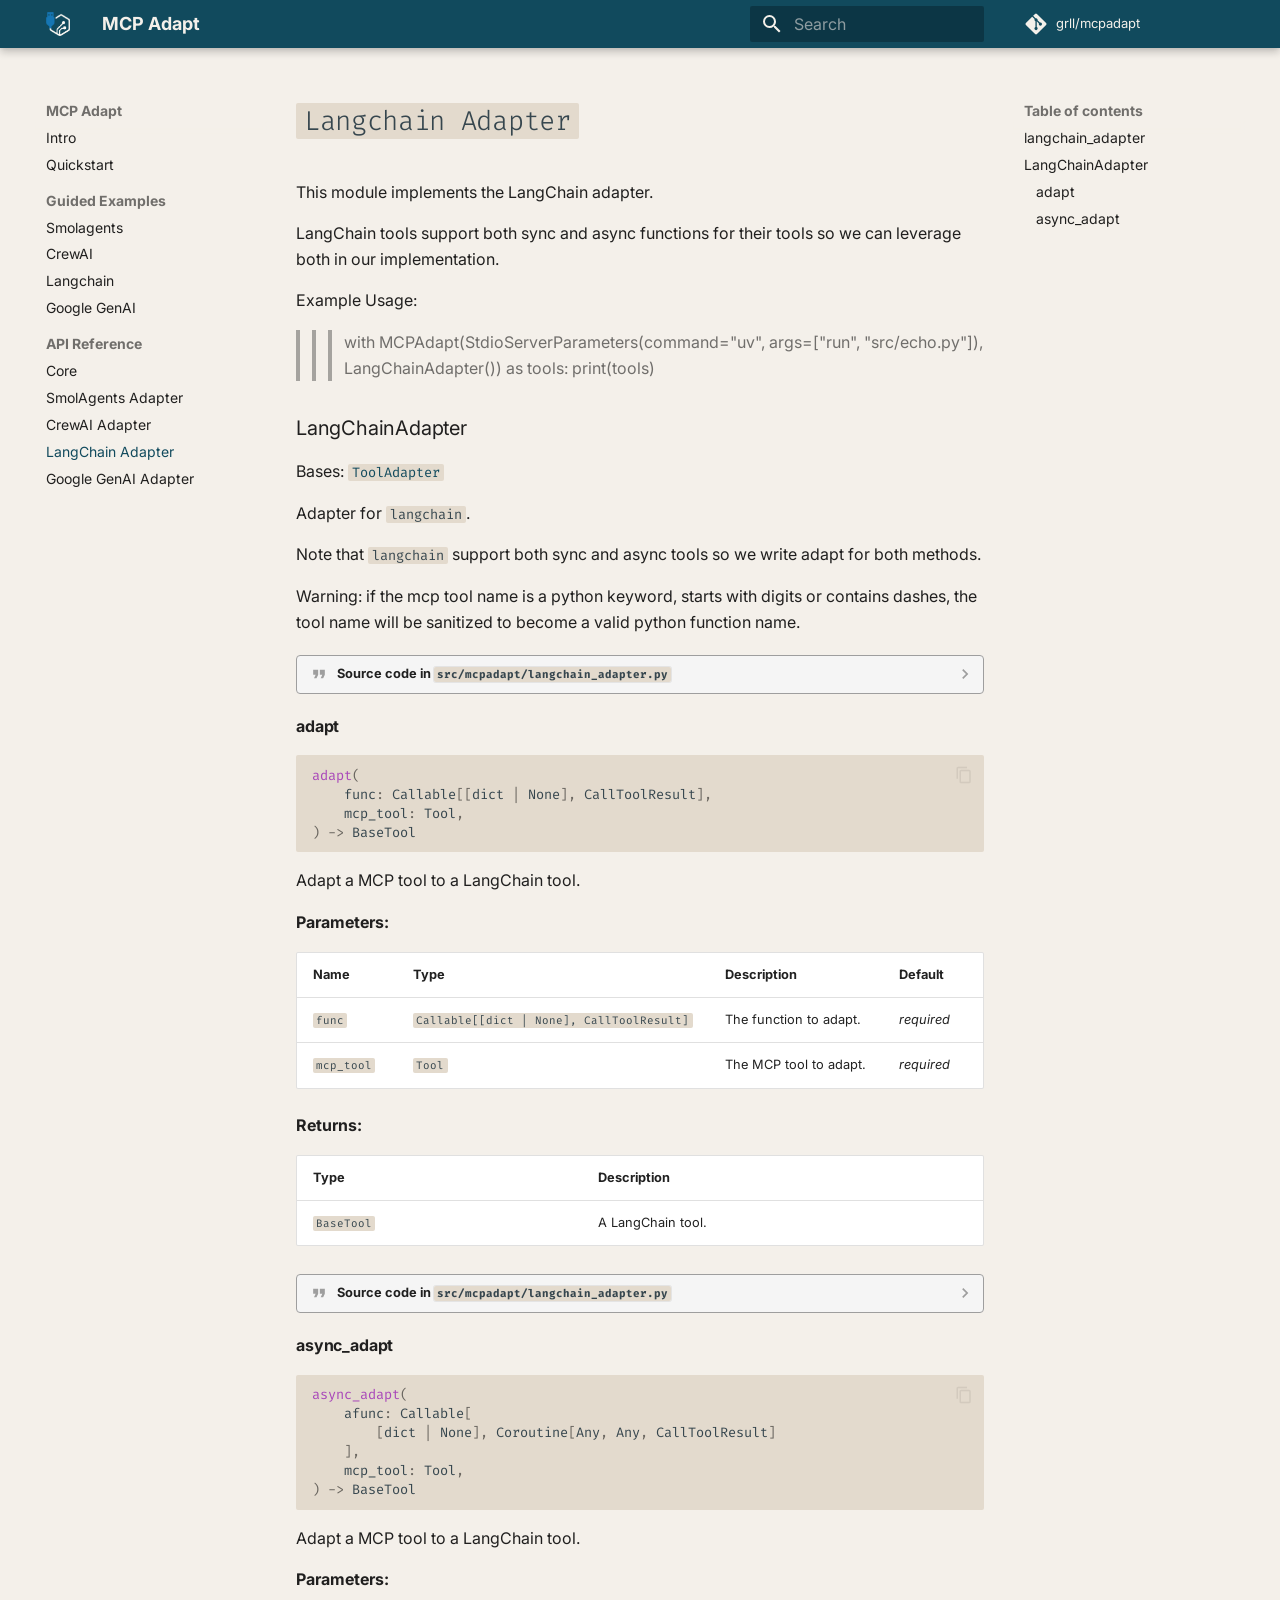
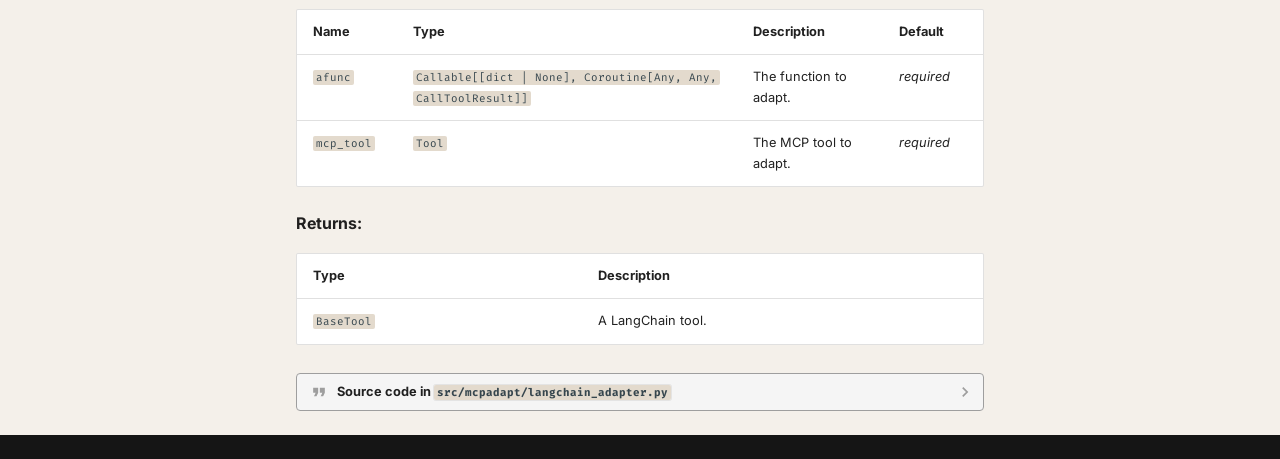
<file: ref/langchain_adapter/index.html>
<!doctype html>
<html lang="en" class="no-js">
  <head>
    
      <meta charset="utf-8">
      <meta name="viewport" content="width=device-width,initial-scale=1">
      
      
      
      
        <link rel="prev" href="../crewai_adapter/">
      
      
        <link rel="next" href="../google_genai_adapter/">
      
      
      <link rel="icon" href="../../images/favicon.ico">
      <meta name="generator" content="mkdocs-1.6.1, mkdocs-material-9.6.11">
    
    
      
        <title>LangChain Adapter - MCP Adapt</title>
      
    
    
      <link rel="stylesheet" href="../../assets/stylesheets/main.4af4bdda.min.css">
      
        
        <link rel="stylesheet" href="../../assets/stylesheets/palette.06af60db.min.css">
      
      


    
    
      
    
    
      
        
        
        <link rel="preconnect" href="https://fonts.gstatic.com" crossorigin>
        <link rel="stylesheet" href="https://fonts.googleapis.com/css?family=Inter:300,300i,400,400i,700,700i%7CFira+Code:400,400i,700,700i&display=fallback">
        <style>:root{--md-text-font:"Inter";--md-code-font:"Fira Code"}</style>
      
    
    
      <link rel="stylesheet" href="../../assets/_mkdocstrings.css">
    
      <link rel="stylesheet" href="../../stylesheets/extra.css">
    
    <script>__md_scope=new URL("../..",location),__md_hash=e=>[...e].reduce(((e,_)=>(e<<5)-e+_.charCodeAt(0)),0),__md_get=(e,_=localStorage,t=__md_scope)=>JSON.parse(_.getItem(t.pathname+"."+e)),__md_set=(e,_,t=localStorage,a=__md_scope)=>{try{t.setItem(a.pathname+"."+e,JSON.stringify(_))}catch(e){}}</script>
    
      

    
    
    
  </head>
  
  
    
    
    
    
    
    <body dir="ltr" data-md-color-scheme="default" data-md-color-primary="custom" data-md-color-accent="custom">
  
    
    <input class="md-toggle" data-md-toggle="drawer" type="checkbox" id="__drawer" autocomplete="off">
    <input class="md-toggle" data-md-toggle="search" type="checkbox" id="__search" autocomplete="off">
    <label class="md-overlay" for="__drawer"></label>
    <div data-md-component="skip">
      
        
        <a href="#langchain-adapter" class="md-skip">
          Skip to content
        </a>
      
    </div>
    <div data-md-component="announce">
      
    </div>
    
    
      

  

<header class="md-header md-header--shadow" data-md-component="header">
  <nav class="md-header__inner md-grid" aria-label="Header">
    <a href="../.." title="MCP Adapt" class="md-header__button md-logo" aria-label="MCP Adapt" data-md-component="logo">
      
  <img src="../../assets/logo_dark_transparent_cropped.png" alt="logo">

    </a>
    <label class="md-header__button md-icon" for="__drawer">
      
      <svg xmlns="http://www.w3.org/2000/svg" viewBox="0 0 24 24"><path d="M3 6h18v2H3zm0 5h18v2H3zm0 5h18v2H3z"/></svg>
    </label>
    <div class="md-header__title" data-md-component="header-title">
      <div class="md-header__ellipsis">
        <div class="md-header__topic">
          <span class="md-ellipsis">
            MCP Adapt
          </span>
        </div>
        <div class="md-header__topic" data-md-component="header-topic">
          <span class="md-ellipsis">
            
              LangChain Adapter
            
          </span>
        </div>
      </div>
    </div>
    
      
    
    
    
    
      
      
        <label class="md-header__button md-icon" for="__search">
          
          <svg xmlns="http://www.w3.org/2000/svg" viewBox="0 0 24 24"><path d="M9.5 3A6.5 6.5 0 0 1 16 9.5c0 1.61-.59 3.09-1.56 4.23l.27.27h.79l5 5-1.5 1.5-5-5v-.79l-.27-.27A6.52 6.52 0 0 1 9.5 16 6.5 6.5 0 0 1 3 9.5 6.5 6.5 0 0 1 9.5 3m0 2C7 5 5 7 5 9.5S7 14 9.5 14 14 12 14 9.5 12 5 9.5 5"/></svg>
        </label>
        <div class="md-search" data-md-component="search" role="dialog">
  <label class="md-search__overlay" for="__search"></label>
  <div class="md-search__inner" role="search">
    <form class="md-search__form" name="search">
      <input type="text" class="md-search__input" name="query" aria-label="Search" placeholder="Search" autocapitalize="off" autocorrect="off" autocomplete="off" spellcheck="false" data-md-component="search-query" required>
      <label class="md-search__icon md-icon" for="__search">
        
        <svg xmlns="http://www.w3.org/2000/svg" viewBox="0 0 24 24"><path d="M9.5 3A6.5 6.5 0 0 1 16 9.5c0 1.61-.59 3.09-1.56 4.23l.27.27h.79l5 5-1.5 1.5-5-5v-.79l-.27-.27A6.52 6.52 0 0 1 9.5 16 6.5 6.5 0 0 1 3 9.5 6.5 6.5 0 0 1 9.5 3m0 2C7 5 5 7 5 9.5S7 14 9.5 14 14 12 14 9.5 12 5 9.5 5"/></svg>
        
        <svg xmlns="http://www.w3.org/2000/svg" viewBox="0 0 24 24"><path d="M20 11v2H8l5.5 5.5-1.42 1.42L4.16 12l7.92-7.92L13.5 5.5 8 11z"/></svg>
      </label>
      <nav class="md-search__options" aria-label="Search">
        
        <button type="reset" class="md-search__icon md-icon" title="Clear" aria-label="Clear" tabindex="-1">
          
          <svg xmlns="http://www.w3.org/2000/svg" viewBox="0 0 24 24"><path d="M19 6.41 17.59 5 12 10.59 6.41 5 5 6.41 10.59 12 5 17.59 6.41 19 12 13.41 17.59 19 19 17.59 13.41 12z"/></svg>
        </button>
      </nav>
      
    </form>
    <div class="md-search__output">
      <div class="md-search__scrollwrap" tabindex="0" data-md-scrollfix>
        <div class="md-search-result" data-md-component="search-result">
          <div class="md-search-result__meta">
            Initializing search
          </div>
          <ol class="md-search-result__list" role="presentation"></ol>
        </div>
      </div>
    </div>
  </div>
</div>
      
    
    
      <div class="md-header__source">
        <a href="https://github.com/grll/mcpadapt" title="Go to repository" class="md-source" data-md-component="source">
  <div class="md-source__icon md-icon">
    
    <svg xmlns="http://www.w3.org/2000/svg" viewBox="0 0 448 512"><!--! Font Awesome Free 6.7.2 by @fontawesome - https://fontawesome.com License - https://fontawesome.com/license/free (Icons: CC BY 4.0, Fonts: SIL OFL 1.1, Code: MIT License) Copyright 2024 Fonticons, Inc.--><path d="M439.55 236.05 244 40.45a28.87 28.87 0 0 0-40.81 0l-40.66 40.63 51.52 51.52c27.06-9.14 52.68 16.77 43.39 43.68l49.66 49.66c34.23-11.8 61.18 31 35.47 56.69-26.49 26.49-70.21-2.87-56-37.34L240.22 199v121.85c25.3 12.54 22.26 41.85 9.08 55a34.34 34.34 0 0 1-48.55 0c-17.57-17.6-11.07-46.91 11.25-56v-123c-20.8-8.51-24.6-30.74-18.64-45L142.57 101 8.45 235.14a28.86 28.86 0 0 0 0 40.81l195.61 195.6a28.86 28.86 0 0 0 40.8 0l194.69-194.69a28.86 28.86 0 0 0 0-40.81"/></svg>
  </div>
  <div class="md-source__repository">
    grll/mcpadapt
  </div>
</a>
      </div>
    
  </nav>
  
</header>
    
    <div class="md-container" data-md-component="container">
      
      
        
          
        
      
      <main class="md-main" data-md-component="main">
        <div class="md-main__inner md-grid">
          
            
              
              <div class="md-sidebar md-sidebar--primary" data-md-component="sidebar" data-md-type="navigation" >
                <div class="md-sidebar__scrollwrap">
                  <div class="md-sidebar__inner">
                    



<nav class="md-nav md-nav--primary" aria-label="Navigation" data-md-level="0">
  <label class="md-nav__title" for="__drawer">
    <a href="../.." title="MCP Adapt" class="md-nav__button md-logo" aria-label="MCP Adapt" data-md-component="logo">
      
  <img src="../../assets/logo_dark_transparent_cropped.png" alt="logo">

    </a>
    MCP Adapt
  </label>
  
    <div class="md-nav__source">
      <a href="https://github.com/grll/mcpadapt" title="Go to repository" class="md-source" data-md-component="source">
  <div class="md-source__icon md-icon">
    
    <svg xmlns="http://www.w3.org/2000/svg" viewBox="0 0 448 512"><!--! Font Awesome Free 6.7.2 by @fontawesome - https://fontawesome.com License - https://fontawesome.com/license/free (Icons: CC BY 4.0, Fonts: SIL OFL 1.1, Code: MIT License) Copyright 2024 Fonticons, Inc.--><path d="M439.55 236.05 244 40.45a28.87 28.87 0 0 0-40.81 0l-40.66 40.63 51.52 51.52c27.06-9.14 52.68 16.77 43.39 43.68l49.66 49.66c34.23-11.8 61.18 31 35.47 56.69-26.49 26.49-70.21-2.87-56-37.34L240.22 199v121.85c25.3 12.54 22.26 41.85 9.08 55a34.34 34.34 0 0 1-48.55 0c-17.57-17.6-11.07-46.91 11.25-56v-123c-20.8-8.51-24.6-30.74-18.64-45L142.57 101 8.45 235.14a28.86 28.86 0 0 0 0 40.81l195.61 195.6a28.86 28.86 0 0 0 40.8 0l194.69-194.69a28.86 28.86 0 0 0 0-40.81"/></svg>
  </div>
  <div class="md-source__repository">
    grll/mcpadapt
  </div>
</a>
    </div>
  
  <ul class="md-nav__list" data-md-scrollfix>
    
      
      
  
  
  
  
    <li class="md-nav__item">
      <a href="../.." class="md-nav__link">
        
  
  
  <span class="md-ellipsis">
    Intro
    
  </span>
  

      </a>
    </li>
  

    
      
      
  
  
  
  
    <li class="md-nav__item">
      <a href="../../quickstart/" class="md-nav__link">
        
  
  
  <span class="md-ellipsis">
    Quickstart
    
  </span>
  

      </a>
    </li>
  

    
      
      
  
  
  
  
    
    
    
    
      
        
        
      
    
    
    <li class="md-nav__item md-nav__item--section md-nav__item--nested">
      
        
        
          
        
        <input class="md-nav__toggle md-toggle md-toggle--indeterminate" type="checkbox" id="__nav_3" >
        
          
          <label class="md-nav__link" for="__nav_3" id="__nav_3_label" tabindex="">
            
  
  
  <span class="md-ellipsis">
    Guided Examples
    
  </span>
  

            <span class="md-nav__icon md-icon"></span>
          </label>
        
        <nav class="md-nav" data-md-level="1" aria-labelledby="__nav_3_label" aria-expanded="false">
          <label class="md-nav__title" for="__nav_3">
            <span class="md-nav__icon md-icon"></span>
            Guided Examples
          </label>
          <ul class="md-nav__list" data-md-scrollfix>
            
              
                
  
  
  
  
    <li class="md-nav__item">
      <a href="../../guide/smolagents/" class="md-nav__link">
        
  
  
  <span class="md-ellipsis">
    Smolagents
    
  </span>
  

      </a>
    </li>
  

              
            
              
                
  
  
  
  
    <li class="md-nav__item">
      <a href="../../guide/crewai/" class="md-nav__link">
        
  
  
  <span class="md-ellipsis">
    CrewAI
    
  </span>
  

      </a>
    </li>
  

              
            
              
                
  
  
  
  
    <li class="md-nav__item">
      <a href="../../guide/langchain/" class="md-nav__link">
        
  
  
  <span class="md-ellipsis">
    Langchain
    
  </span>
  

      </a>
    </li>
  

              
            
              
                
  
  
  
  
    <li class="md-nav__item">
      <a href="../../guide/google-genai/" class="md-nav__link">
        
  
  
  <span class="md-ellipsis">
    Google GenAI
    
  </span>
  

      </a>
    </li>
  

              
            
          </ul>
        </nav>
      
    </li>
  

    
      
      
  
  
    
  
  
  
    
    
    
    
      
        
        
      
    
    
    <li class="md-nav__item md-nav__item--active md-nav__item--section md-nav__item--nested">
      
        
        
        <input class="md-nav__toggle md-toggle " type="checkbox" id="__nav_4" checked>
        
          
          <label class="md-nav__link" for="__nav_4" id="__nav_4_label" tabindex="">
            
  
  
  <span class="md-ellipsis">
    API Reference
    
  </span>
  

            <span class="md-nav__icon md-icon"></span>
          </label>
        
        <nav class="md-nav" data-md-level="1" aria-labelledby="__nav_4_label" aria-expanded="true">
          <label class="md-nav__title" for="__nav_4">
            <span class="md-nav__icon md-icon"></span>
            API Reference
          </label>
          <ul class="md-nav__list" data-md-scrollfix>
            
              
                
  
  
  
  
    <li class="md-nav__item">
      <a href="../core/" class="md-nav__link">
        
  
  
  <span class="md-ellipsis">
    Core
    
  </span>
  

      </a>
    </li>
  

              
            
              
                
  
  
  
  
    <li class="md-nav__item">
      <a href="../smolagents_adapter/" class="md-nav__link">
        
  
  
  <span class="md-ellipsis">
    SmolAgents Adapter
    
  </span>
  

      </a>
    </li>
  

              
            
              
                
  
  
  
  
    <li class="md-nav__item">
      <a href="../crewai_adapter/" class="md-nav__link">
        
  
  
  <span class="md-ellipsis">
    CrewAI Adapter
    
  </span>
  

      </a>
    </li>
  

              
            
              
                
  
  
    
  
  
  
    <li class="md-nav__item md-nav__item--active">
      
      <input class="md-nav__toggle md-toggle" type="checkbox" id="__toc">
      
      
        
      
      
        <label class="md-nav__link md-nav__link--active" for="__toc">
          
  
  
  <span class="md-ellipsis">
    LangChain Adapter
    
  </span>
  

          <span class="md-nav__icon md-icon"></span>
        </label>
      
      <a href="./" class="md-nav__link md-nav__link--active">
        
  
  
  <span class="md-ellipsis">
    LangChain Adapter
    
  </span>
  

      </a>
      
        

<nav class="md-nav md-nav--secondary" aria-label="Table of contents">
  
  
  
    
  
  
    <label class="md-nav__title" for="__toc">
      <span class="md-nav__icon md-icon"></span>
      Table of contents
    </label>
    <ul class="md-nav__list" data-md-component="toc" data-md-scrollfix>
      
        <li class="md-nav__item">
  <a href="#mcpadapt.langchain_adapter" class="md-nav__link">
    <span class="md-ellipsis">
      langchain_adapter
    </span>
  </a>
  
</li>
      
        <li class="md-nav__item">
  <a href="#mcpadapt.langchain_adapter.LangChainAdapter" class="md-nav__link">
    <span class="md-ellipsis">
      LangChainAdapter
    </span>
  </a>
  
    <nav class="md-nav" aria-label="LangChainAdapter">
      <ul class="md-nav__list">
        
          <li class="md-nav__item">
  <a href="#mcpadapt.langchain_adapter.LangChainAdapter.adapt" class="md-nav__link">
    <span class="md-ellipsis">
      adapt
    </span>
  </a>
  
</li>
        
          <li class="md-nav__item">
  <a href="#mcpadapt.langchain_adapter.LangChainAdapter.async_adapt" class="md-nav__link">
    <span class="md-ellipsis">
      async_adapt
    </span>
  </a>
  
</li>
        
      </ul>
    </nav>
  
</li>
      
    </ul>
  
</nav>
      
    </li>
  

              
            
              
                
  
  
  
  
    <li class="md-nav__item">
      <a href="../google_genai_adapter/" class="md-nav__link">
        
  
  
  <span class="md-ellipsis">
    Google GenAI Adapter
    
  </span>
  

      </a>
    </li>
  

              
            
          </ul>
        </nav>
      
    </li>
  

    
  </ul>
</nav>
                  </div>
                </div>
              </div>
            
            
              
              <div class="md-sidebar md-sidebar--secondary" data-md-component="sidebar" data-md-type="toc" >
                <div class="md-sidebar__scrollwrap">
                  <div class="md-sidebar__inner">
                    

<nav class="md-nav md-nav--secondary" aria-label="Table of contents">
  
  
  
    
  
  
    <label class="md-nav__title" for="__toc">
      <span class="md-nav__icon md-icon"></span>
      Table of contents
    </label>
    <ul class="md-nav__list" data-md-component="toc" data-md-scrollfix>
      
        <li class="md-nav__item">
  <a href="#mcpadapt.langchain_adapter" class="md-nav__link">
    <span class="md-ellipsis">
      langchain_adapter
    </span>
  </a>
  
</li>
      
        <li class="md-nav__item">
  <a href="#mcpadapt.langchain_adapter.LangChainAdapter" class="md-nav__link">
    <span class="md-ellipsis">
      LangChainAdapter
    </span>
  </a>
  
    <nav class="md-nav" aria-label="LangChainAdapter">
      <ul class="md-nav__list">
        
          <li class="md-nav__item">
  <a href="#mcpadapt.langchain_adapter.LangChainAdapter.adapt" class="md-nav__link">
    <span class="md-ellipsis">
      adapt
    </span>
  </a>
  
</li>
        
          <li class="md-nav__item">
  <a href="#mcpadapt.langchain_adapter.LangChainAdapter.async_adapt" class="md-nav__link">
    <span class="md-ellipsis">
      async_adapt
    </span>
  </a>
  
</li>
        
      </ul>
    </nav>
  
</li>
      
    </ul>
  
</nav>
                  </div>
                </div>
              </div>
            
          
          
            <div class="md-content" data-md-component="content">
              <article class="md-content__inner md-typeset">
                
                  


  
  


<h1 id="langchain-adapter"><code>Langchain Adapter</code></h1>


<div class="doc doc-object doc-module">



<a id="mcpadapt.langchain_adapter"></a>
    <div class="doc doc-contents first">

        <p>This module implements the LangChain adapter.</p>
<p>LangChain tools support both sync and async functions for their tools so we can
leverage both in our implementation.</p>
<p>Example Usage:</p>
<blockquote>
<blockquote>
<blockquote>
<p>with MCPAdapt(StdioServerParameters(command="uv", args=["run", "src/echo.py"]), LangChainAdapter()) as tools:
    print(tools)</p>
</blockquote>
</blockquote>
</blockquote>









  <div class="doc doc-children">








<div class="doc doc-object doc-class">



<h3 id="mcpadapt.langchain_adapter.LangChainAdapter" class="doc doc-heading">
            <span class="doc doc-object-name doc-class-name">LangChainAdapter</span>


</h3>


    <div class="doc doc-contents ">
            <p class="doc doc-class-bases">
              Bases: <code><a class="autorefs autorefs-internal" title="ToolAdapter (mcpadapt.core.ToolAdapter)" href="../core/#mcpadapt.core.ToolAdapter">ToolAdapter</a></code></p>


        <p>Adapter for <code>langchain</code>.</p>
<p>Note that <code>langchain</code> support both sync and async tools so we
write adapt for both methods.</p>
<p>Warning: if the mcp tool name is a python keyword, starts with digits or contains
dashes, the tool name will be sanitized to become a valid python function name.</p>







              <details class="quote">
                <summary>Source code in <code>src/mcpadapt/langchain_adapter.py</code></summary>
                <div class="language-python highlight"><table class="highlighttable"><tr><td class="linenos"><div class="linenodiv"><pre><span></span><span class="normal"><a href="#__codelineno-0-143">143</a></span>
<span class="normal"><a href="#__codelineno-0-144">144</a></span>
<span class="normal"><a href="#__codelineno-0-145">145</a></span>
<span class="normal"><a href="#__codelineno-0-146">146</a></span>
<span class="normal"><a href="#__codelineno-0-147">147</a></span>
<span class="normal"><a href="#__codelineno-0-148">148</a></span>
<span class="normal"><a href="#__codelineno-0-149">149</a></span>
<span class="normal"><a href="#__codelineno-0-150">150</a></span>
<span class="normal"><a href="#__codelineno-0-151">151</a></span>
<span class="normal"><a href="#__codelineno-0-152">152</a></span>
<span class="normal"><a href="#__codelineno-0-153">153</a></span>
<span class="normal"><a href="#__codelineno-0-154">154</a></span>
<span class="normal"><a href="#__codelineno-0-155">155</a></span>
<span class="normal"><a href="#__codelineno-0-156">156</a></span>
<span class="normal"><a href="#__codelineno-0-157">157</a></span>
<span class="normal"><a href="#__codelineno-0-158">158</a></span>
<span class="normal"><a href="#__codelineno-0-159">159</a></span>
<span class="normal"><a href="#__codelineno-0-160">160</a></span>
<span class="normal"><a href="#__codelineno-0-161">161</a></span>
<span class="normal"><a href="#__codelineno-0-162">162</a></span>
<span class="normal"><a href="#__codelineno-0-163">163</a></span>
<span class="normal"><a href="#__codelineno-0-164">164</a></span>
<span class="normal"><a href="#__codelineno-0-165">165</a></span>
<span class="normal"><a href="#__codelineno-0-166">166</a></span>
<span class="normal"><a href="#__codelineno-0-167">167</a></span>
<span class="normal"><a href="#__codelineno-0-168">168</a></span>
<span class="normal"><a href="#__codelineno-0-169">169</a></span>
<span class="normal"><a href="#__codelineno-0-170">170</a></span>
<span class="normal"><a href="#__codelineno-0-171">171</a></span>
<span class="normal"><a href="#__codelineno-0-172">172</a></span>
<span class="normal"><a href="#__codelineno-0-173">173</a></span>
<span class="normal"><a href="#__codelineno-0-174">174</a></span>
<span class="normal"><a href="#__codelineno-0-175">175</a></span>
<span class="normal"><a href="#__codelineno-0-176">176</a></span>
<span class="normal"><a href="#__codelineno-0-177">177</a></span>
<span class="normal"><a href="#__codelineno-0-178">178</a></span>
<span class="normal"><a href="#__codelineno-0-179">179</a></span>
<span class="normal"><a href="#__codelineno-0-180">180</a></span>
<span class="normal"><a href="#__codelineno-0-181">181</a></span>
<span class="normal"><a href="#__codelineno-0-182">182</a></span>
<span class="normal"><a href="#__codelineno-0-183">183</a></span>
<span class="normal"><a href="#__codelineno-0-184">184</a></span>
<span class="normal"><a href="#__codelineno-0-185">185</a></span>
<span class="normal"><a href="#__codelineno-0-186">186</a></span>
<span class="normal"><a href="#__codelineno-0-187">187</a></span>
<span class="normal"><a href="#__codelineno-0-188">188</a></span>
<span class="normal"><a href="#__codelineno-0-189">189</a></span>
<span class="normal"><a href="#__codelineno-0-190">190</a></span>
<span class="normal"><a href="#__codelineno-0-191">191</a></span>
<span class="normal"><a href="#__codelineno-0-192">192</a></span>
<span class="normal"><a href="#__codelineno-0-193">193</a></span>
<span class="normal"><a href="#__codelineno-0-194">194</a></span>
<span class="normal"><a href="#__codelineno-0-195">195</a></span>
<span class="normal"><a href="#__codelineno-0-196">196</a></span>
<span class="normal"><a href="#__codelineno-0-197">197</a></span>
<span class="normal"><a href="#__codelineno-0-198">198</a></span>
<span class="normal"><a href="#__codelineno-0-199">199</a></span>
<span class="normal"><a href="#__codelineno-0-200">200</a></span>
<span class="normal"><a href="#__codelineno-0-201">201</a></span>
<span class="normal"><a href="#__codelineno-0-202">202</a></span>
<span class="normal"><a href="#__codelineno-0-203">203</a></span>
<span class="normal"><a href="#__codelineno-0-204">204</a></span></pre></div></td><td class="code"><div><pre><span></span><code><span id="__span-0-143"><a id="__codelineno-0-143" name="__codelineno-0-143"></a><span class="k">class</span><span class="w"> </span><span class="nc">LangChainAdapter</span><span class="p">(</span><span class="n">ToolAdapter</span><span class="p">):</span>
</span><span id="__span-0-144"><a id="__codelineno-0-144" name="__codelineno-0-144"></a><span class="w">    </span><span class="sd">&quot;&quot;&quot;Adapter for `langchain`.</span>
</span><span id="__span-0-145"><a id="__codelineno-0-145" name="__codelineno-0-145"></a>
</span><span id="__span-0-146"><a id="__codelineno-0-146" name="__codelineno-0-146"></a><span class="sd">    Note that `langchain` support both sync and async tools so we</span>
</span><span id="__span-0-147"><a id="__codelineno-0-147" name="__codelineno-0-147"></a><span class="sd">    write adapt for both methods.</span>
</span><span id="__span-0-148"><a id="__codelineno-0-148" name="__codelineno-0-148"></a>
</span><span id="__span-0-149"><a id="__codelineno-0-149" name="__codelineno-0-149"></a><span class="sd">    Warning: if the mcp tool name is a python keyword, starts with digits or contains</span>
</span><span id="__span-0-150"><a id="__codelineno-0-150" name="__codelineno-0-150"></a><span class="sd">    dashes, the tool name will be sanitized to become a valid python function name.</span>
</span><span id="__span-0-151"><a id="__codelineno-0-151" name="__codelineno-0-151"></a>
</span><span id="__span-0-152"><a id="__codelineno-0-152" name="__codelineno-0-152"></a><span class="sd">    &quot;&quot;&quot;</span>
</span><span id="__span-0-153"><a id="__codelineno-0-153" name="__codelineno-0-153"></a>
</span><span id="__span-0-154"><a id="__codelineno-0-154" name="__codelineno-0-154"></a>    <span class="k">def</span><span class="w"> </span><span class="nf">adapt</span><span class="p">(</span>
</span><span id="__span-0-155"><a id="__codelineno-0-155" name="__codelineno-0-155"></a>        <span class="bp">self</span><span class="p">,</span>
</span><span id="__span-0-156"><a id="__codelineno-0-156" name="__codelineno-0-156"></a>        <span class="n">func</span><span class="p">:</span> <span class="n">Callable</span><span class="p">[[</span><span class="nb">dict</span> <span class="o">|</span> <span class="kc">None</span><span class="p">],</span> <span class="n">mcp</span><span class="o">.</span><span class="n">types</span><span class="o">.</span><span class="n">CallToolResult</span><span class="p">],</span>
</span><span id="__span-0-157"><a id="__codelineno-0-157" name="__codelineno-0-157"></a>        <span class="n">mcp_tool</span><span class="p">:</span> <span class="n">mcp</span><span class="o">.</span><span class="n">types</span><span class="o">.</span><span class="n">Tool</span><span class="p">,</span>
</span><span id="__span-0-158"><a id="__codelineno-0-158" name="__codelineno-0-158"></a>    <span class="p">)</span> <span class="o">-&gt;</span> <span class="n">BaseTool</span><span class="p">:</span>
</span><span id="__span-0-159"><a id="__codelineno-0-159" name="__codelineno-0-159"></a><span class="w">        </span><span class="sd">&quot;&quot;&quot;Adapt a MCP tool to a LangChain tool.</span>
</span><span id="__span-0-160"><a id="__codelineno-0-160" name="__codelineno-0-160"></a>
</span><span id="__span-0-161"><a id="__codelineno-0-161" name="__codelineno-0-161"></a><span class="sd">        Args:</span>
</span><span id="__span-0-162"><a id="__codelineno-0-162" name="__codelineno-0-162"></a><span class="sd">            func: The function to adapt.</span>
</span><span id="__span-0-163"><a id="__codelineno-0-163" name="__codelineno-0-163"></a><span class="sd">            mcp_tool: The MCP tool to adapt.</span>
</span><span id="__span-0-164"><a id="__codelineno-0-164" name="__codelineno-0-164"></a>
</span><span id="__span-0-165"><a id="__codelineno-0-165" name="__codelineno-0-165"></a><span class="sd">        Returns:</span>
</span><span id="__span-0-166"><a id="__codelineno-0-166" name="__codelineno-0-166"></a><span class="sd">            A LangChain tool.</span>
</span><span id="__span-0-167"><a id="__codelineno-0-167" name="__codelineno-0-167"></a><span class="sd">        &quot;&quot;&quot;</span>
</span><span id="__span-0-168"><a id="__codelineno-0-168" name="__codelineno-0-168"></a>        <span class="n">mcp_tool_name</span> <span class="o">=</span> <span class="n">_sanitize_function_name</span><span class="p">(</span><span class="n">mcp_tool</span><span class="o">.</span><span class="n">name</span><span class="p">)</span>
</span><span id="__span-0-169"><a id="__codelineno-0-169" name="__codelineno-0-169"></a>
</span><span id="__span-0-170"><a id="__codelineno-0-170" name="__codelineno-0-170"></a>        <span class="n">generate_class_template</span> <span class="o">=</span> <span class="n">partial</span><span class="p">(</span>
</span><span id="__span-0-171"><a id="__codelineno-0-171" name="__codelineno-0-171"></a>            <span class="n">_generate_tool_class</span><span class="p">,</span>
</span><span id="__span-0-172"><a id="__codelineno-0-172" name="__codelineno-0-172"></a>            <span class="n">mcp_tool_name</span><span class="p">,</span>
</span><span id="__span-0-173"><a id="__codelineno-0-173" name="__codelineno-0-173"></a>            <span class="n">mcp_tool</span><span class="o">.</span><span class="n">description</span><span class="p">,</span>
</span><span id="__span-0-174"><a id="__codelineno-0-174" name="__codelineno-0-174"></a>            <span class="n">mcp_tool</span><span class="o">.</span><span class="n">inputSchema</span><span class="p">,</span>
</span><span id="__span-0-175"><a id="__codelineno-0-175" name="__codelineno-0-175"></a>            <span class="kc">False</span><span class="p">,</span>
</span><span id="__span-0-176"><a id="__codelineno-0-176" name="__codelineno-0-176"></a>        <span class="p">)</span>
</span><span id="__span-0-177"><a id="__codelineno-0-177" name="__codelineno-0-177"></a>        <span class="k">return</span> <span class="n">_instanciate_tool</span><span class="p">(</span><span class="n">mcp_tool_name</span><span class="p">,</span> <span class="n">generate_class_template</span><span class="p">,</span> <span class="n">func</span><span class="p">)</span>
</span><span id="__span-0-178"><a id="__codelineno-0-178" name="__codelineno-0-178"></a>
</span><span id="__span-0-179"><a id="__codelineno-0-179" name="__codelineno-0-179"></a>    <span class="k">def</span><span class="w"> </span><span class="nf">async_adapt</span><span class="p">(</span>
</span><span id="__span-0-180"><a id="__codelineno-0-180" name="__codelineno-0-180"></a>        <span class="bp">self</span><span class="p">,</span>
</span><span id="__span-0-181"><a id="__codelineno-0-181" name="__codelineno-0-181"></a>        <span class="n">afunc</span><span class="p">:</span> <span class="n">Callable</span><span class="p">[[</span><span class="nb">dict</span> <span class="o">|</span> <span class="kc">None</span><span class="p">],</span> <span class="n">Coroutine</span><span class="p">[</span><span class="n">Any</span><span class="p">,</span> <span class="n">Any</span><span class="p">,</span> <span class="n">mcp</span><span class="o">.</span><span class="n">types</span><span class="o">.</span><span class="n">CallToolResult</span><span class="p">]],</span>
</span><span id="__span-0-182"><a id="__codelineno-0-182" name="__codelineno-0-182"></a>        <span class="n">mcp_tool</span><span class="p">:</span> <span class="n">mcp</span><span class="o">.</span><span class="n">types</span><span class="o">.</span><span class="n">Tool</span><span class="p">,</span>
</span><span id="__span-0-183"><a id="__codelineno-0-183" name="__codelineno-0-183"></a>    <span class="p">)</span> <span class="o">-&gt;</span> <span class="n">BaseTool</span><span class="p">:</span>
</span><span id="__span-0-184"><a id="__codelineno-0-184" name="__codelineno-0-184"></a><span class="w">        </span><span class="sd">&quot;&quot;&quot;Adapt a MCP tool to a LangChain tool.</span>
</span><span id="__span-0-185"><a id="__codelineno-0-185" name="__codelineno-0-185"></a>
</span><span id="__span-0-186"><a id="__codelineno-0-186" name="__codelineno-0-186"></a><span class="sd">        Args:</span>
</span><span id="__span-0-187"><a id="__codelineno-0-187" name="__codelineno-0-187"></a><span class="sd">            afunc: The function to adapt.</span>
</span><span id="__span-0-188"><a id="__codelineno-0-188" name="__codelineno-0-188"></a><span class="sd">            mcp_tool: The MCP tool to adapt.</span>
</span><span id="__span-0-189"><a id="__codelineno-0-189" name="__codelineno-0-189"></a>
</span><span id="__span-0-190"><a id="__codelineno-0-190" name="__codelineno-0-190"></a><span class="sd">        Returns:</span>
</span><span id="__span-0-191"><a id="__codelineno-0-191" name="__codelineno-0-191"></a><span class="sd">            A LangChain tool.</span>
</span><span id="__span-0-192"><a id="__codelineno-0-192" name="__codelineno-0-192"></a><span class="sd">        &quot;&quot;&quot;</span>
</span><span id="__span-0-193"><a id="__codelineno-0-193" name="__codelineno-0-193"></a>        <span class="n">mcp_tool_name</span> <span class="o">=</span> <span class="n">_sanitize_function_name</span><span class="p">(</span><span class="n">mcp_tool</span><span class="o">.</span><span class="n">name</span><span class="p">)</span>
</span><span id="__span-0-194"><a id="__codelineno-0-194" name="__codelineno-0-194"></a>        <span class="k">if</span> <span class="n">mcp_tool_name</span> <span class="o">!=</span> <span class="n">mcp_tool</span><span class="o">.</span><span class="n">name</span><span class="p">:</span>
</span><span id="__span-0-195"><a id="__codelineno-0-195" name="__codelineno-0-195"></a>            <span class="n">log</span><span class="o">.</span><span class="n">warning</span><span class="p">(</span><span class="sa">f</span><span class="s2">&quot;MCP tool name </span><span class="si">{</span><span class="n">mcp_tool</span><span class="o">.</span><span class="n">name</span><span class="si">}</span><span class="s2"> sanitized to </span><span class="si">{</span><span class="n">mcp_tool_name</span><span class="si">}</span><span class="s2">&quot;</span><span class="p">)</span>
</span><span id="__span-0-196"><a id="__codelineno-0-196" name="__codelineno-0-196"></a>
</span><span id="__span-0-197"><a id="__codelineno-0-197" name="__codelineno-0-197"></a>        <span class="n">generate_class_template</span> <span class="o">=</span> <span class="n">partial</span><span class="p">(</span>
</span><span id="__span-0-198"><a id="__codelineno-0-198" name="__codelineno-0-198"></a>            <span class="n">_generate_tool_class</span><span class="p">,</span>
</span><span id="__span-0-199"><a id="__codelineno-0-199" name="__codelineno-0-199"></a>            <span class="n">mcp_tool_name</span><span class="p">,</span>
</span><span id="__span-0-200"><a id="__codelineno-0-200" name="__codelineno-0-200"></a>            <span class="n">mcp_tool</span><span class="o">.</span><span class="n">description</span><span class="p">,</span>
</span><span id="__span-0-201"><a id="__codelineno-0-201" name="__codelineno-0-201"></a>            <span class="n">mcp_tool</span><span class="o">.</span><span class="n">inputSchema</span><span class="p">,</span>
</span><span id="__span-0-202"><a id="__codelineno-0-202" name="__codelineno-0-202"></a>            <span class="kc">True</span><span class="p">,</span>
</span><span id="__span-0-203"><a id="__codelineno-0-203" name="__codelineno-0-203"></a>        <span class="p">)</span>
</span><span id="__span-0-204"><a id="__codelineno-0-204" name="__codelineno-0-204"></a>        <span class="k">return</span> <span class="n">_instanciate_tool</span><span class="p">(</span><span class="n">mcp_tool_name</span><span class="p">,</span> <span class="n">generate_class_template</span><span class="p">,</span> <span class="n">afunc</span><span class="p">)</span>
</span></code></pre></div></td></tr></table></div>
              </details>



  <div class="doc doc-children">









<div class="doc doc-object doc-function">


<h4 id="mcpadapt.langchain_adapter.LangChainAdapter.adapt" class="doc doc-heading">
            <span class="doc doc-object-name doc-function-name">adapt</span>


</h4>
<div class="language-python doc-signature highlight"><pre><span></span><code><span id="__span-0-1"><a id="__codelineno-0-1" name="__codelineno-0-1" href="#__codelineno-0-1"></a><span class="nf">adapt</span><span class="p">(</span>
</span><span id="__span-0-2"><a id="__codelineno-0-2" name="__codelineno-0-2" href="#__codelineno-0-2"></a>    <span class="n">func</span><span class="p">:</span> <span class="n"><span title="typing.Callable">Callable</span></span><span class="p">[[</span><span class="n"><span title="dict">dict</span></span> <span class="o">|</span> <span class="kc">None</span><span class="p">],</span> <span class="n"><span title="mcp.types.CallToolResult">CallToolResult</span></span><span class="p">],</span>
</span><span id="__span-0-3"><a id="__codelineno-0-3" name="__codelineno-0-3" href="#__codelineno-0-3"></a>    <span class="n">mcp_tool</span><span class="p">:</span> <span class="n"><span title="mcp.types.Tool">Tool</span></span><span class="p">,</span>
</span><span id="__span-0-4"><a id="__codelineno-0-4" name="__codelineno-0-4" href="#__codelineno-0-4"></a><span class="p">)</span> <span class="o">-&gt;</span> <span class="n"><span title="langchain.tools.BaseTool">BaseTool</span></span>
</span></code></pre></div>

    <div class="doc doc-contents ">

        <p>Adapt a MCP tool to a LangChain tool.</p>


<p><span class="doc-section-title">Parameters:</span></p>
    <table>
      <thead>
        <tr>
          <th>Name</th>
          <th>Type</th>
          <th>Description</th>
          <th>Default</th>
        </tr>
      </thead>
      <tbody>
          <tr class="doc-section-item">
            <td>
                <code>func</code>
            </td>
            <td>
                  <code><span title="typing.Callable">Callable</span>[[<span title="dict">dict</span> | None], <span title="mcp.types.CallToolResult">CallToolResult</span>]</code>
            </td>
            <td>
              <div class="doc-md-description">
                <p>The function to adapt.</p>
              </div>
            </td>
            <td>
                <em>required</em>
            </td>
          </tr>
          <tr class="doc-section-item">
            <td>
                <code>mcp_tool</code>
            </td>
            <td>
                  <code><span title="mcp.types.Tool">Tool</span></code>
            </td>
            <td>
              <div class="doc-md-description">
                <p>The MCP tool to adapt.</p>
              </div>
            </td>
            <td>
                <em>required</em>
            </td>
          </tr>
      </tbody>
    </table>


    <p><span class="doc-section-title">Returns:</span></p>
    <table>
      <thead>
        <tr>
          <th>Type</th>
          <th>Description</th>
        </tr>
      </thead>
      <tbody>
          <tr class="doc-section-item">
            <td>
                  <code><span title="langchain.tools.BaseTool">BaseTool</span></code>
            </td>
            <td>
              <div class="doc-md-description">
                <p>A LangChain tool.</p>
              </div>
            </td>
          </tr>
      </tbody>
    </table>


            <details class="quote">
              <summary>Source code in <code>src/mcpadapt/langchain_adapter.py</code></summary>
              <div class="language-python highlight"><table class="highlighttable"><tr><td class="linenos"><div class="linenodiv"><pre><span></span><span class="normal"><a href="#__codelineno-0-154">154</a></span>
<span class="normal"><a href="#__codelineno-0-155">155</a></span>
<span class="normal"><a href="#__codelineno-0-156">156</a></span>
<span class="normal"><a href="#__codelineno-0-157">157</a></span>
<span class="normal"><a href="#__codelineno-0-158">158</a></span>
<span class="normal"><a href="#__codelineno-0-159">159</a></span>
<span class="normal"><a href="#__codelineno-0-160">160</a></span>
<span class="normal"><a href="#__codelineno-0-161">161</a></span>
<span class="normal"><a href="#__codelineno-0-162">162</a></span>
<span class="normal"><a href="#__codelineno-0-163">163</a></span>
<span class="normal"><a href="#__codelineno-0-164">164</a></span>
<span class="normal"><a href="#__codelineno-0-165">165</a></span>
<span class="normal"><a href="#__codelineno-0-166">166</a></span>
<span class="normal"><a href="#__codelineno-0-167">167</a></span>
<span class="normal"><a href="#__codelineno-0-168">168</a></span>
<span class="normal"><a href="#__codelineno-0-169">169</a></span>
<span class="normal"><a href="#__codelineno-0-170">170</a></span>
<span class="normal"><a href="#__codelineno-0-171">171</a></span>
<span class="normal"><a href="#__codelineno-0-172">172</a></span>
<span class="normal"><a href="#__codelineno-0-173">173</a></span>
<span class="normal"><a href="#__codelineno-0-174">174</a></span>
<span class="normal"><a href="#__codelineno-0-175">175</a></span>
<span class="normal"><a href="#__codelineno-0-176">176</a></span>
<span class="normal"><a href="#__codelineno-0-177">177</a></span></pre></div></td><td class="code"><div><pre><span></span><code><span id="__span-0-154"><a id="__codelineno-0-154" name="__codelineno-0-154"></a><span class="k">def</span><span class="w"> </span><span class="nf">adapt</span><span class="p">(</span>
</span><span id="__span-0-155"><a id="__codelineno-0-155" name="__codelineno-0-155"></a>    <span class="bp">self</span><span class="p">,</span>
</span><span id="__span-0-156"><a id="__codelineno-0-156" name="__codelineno-0-156"></a>    <span class="n">func</span><span class="p">:</span> <span class="n">Callable</span><span class="p">[[</span><span class="nb">dict</span> <span class="o">|</span> <span class="kc">None</span><span class="p">],</span> <span class="n">mcp</span><span class="o">.</span><span class="n">types</span><span class="o">.</span><span class="n">CallToolResult</span><span class="p">],</span>
</span><span id="__span-0-157"><a id="__codelineno-0-157" name="__codelineno-0-157"></a>    <span class="n">mcp_tool</span><span class="p">:</span> <span class="n">mcp</span><span class="o">.</span><span class="n">types</span><span class="o">.</span><span class="n">Tool</span><span class="p">,</span>
</span><span id="__span-0-158"><a id="__codelineno-0-158" name="__codelineno-0-158"></a><span class="p">)</span> <span class="o">-&gt;</span> <span class="n">BaseTool</span><span class="p">:</span>
</span><span id="__span-0-159"><a id="__codelineno-0-159" name="__codelineno-0-159"></a><span class="w">    </span><span class="sd">&quot;&quot;&quot;Adapt a MCP tool to a LangChain tool.</span>
</span><span id="__span-0-160"><a id="__codelineno-0-160" name="__codelineno-0-160"></a>
</span><span id="__span-0-161"><a id="__codelineno-0-161" name="__codelineno-0-161"></a><span class="sd">    Args:</span>
</span><span id="__span-0-162"><a id="__codelineno-0-162" name="__codelineno-0-162"></a><span class="sd">        func: The function to adapt.</span>
</span><span id="__span-0-163"><a id="__codelineno-0-163" name="__codelineno-0-163"></a><span class="sd">        mcp_tool: The MCP tool to adapt.</span>
</span><span id="__span-0-164"><a id="__codelineno-0-164" name="__codelineno-0-164"></a>
</span><span id="__span-0-165"><a id="__codelineno-0-165" name="__codelineno-0-165"></a><span class="sd">    Returns:</span>
</span><span id="__span-0-166"><a id="__codelineno-0-166" name="__codelineno-0-166"></a><span class="sd">        A LangChain tool.</span>
</span><span id="__span-0-167"><a id="__codelineno-0-167" name="__codelineno-0-167"></a><span class="sd">    &quot;&quot;&quot;</span>
</span><span id="__span-0-168"><a id="__codelineno-0-168" name="__codelineno-0-168"></a>    <span class="n">mcp_tool_name</span> <span class="o">=</span> <span class="n">_sanitize_function_name</span><span class="p">(</span><span class="n">mcp_tool</span><span class="o">.</span><span class="n">name</span><span class="p">)</span>
</span><span id="__span-0-169"><a id="__codelineno-0-169" name="__codelineno-0-169"></a>
</span><span id="__span-0-170"><a id="__codelineno-0-170" name="__codelineno-0-170"></a>    <span class="n">generate_class_template</span> <span class="o">=</span> <span class="n">partial</span><span class="p">(</span>
</span><span id="__span-0-171"><a id="__codelineno-0-171" name="__codelineno-0-171"></a>        <span class="n">_generate_tool_class</span><span class="p">,</span>
</span><span id="__span-0-172"><a id="__codelineno-0-172" name="__codelineno-0-172"></a>        <span class="n">mcp_tool_name</span><span class="p">,</span>
</span><span id="__span-0-173"><a id="__codelineno-0-173" name="__codelineno-0-173"></a>        <span class="n">mcp_tool</span><span class="o">.</span><span class="n">description</span><span class="p">,</span>
</span><span id="__span-0-174"><a id="__codelineno-0-174" name="__codelineno-0-174"></a>        <span class="n">mcp_tool</span><span class="o">.</span><span class="n">inputSchema</span><span class="p">,</span>
</span><span id="__span-0-175"><a id="__codelineno-0-175" name="__codelineno-0-175"></a>        <span class="kc">False</span><span class="p">,</span>
</span><span id="__span-0-176"><a id="__codelineno-0-176" name="__codelineno-0-176"></a>    <span class="p">)</span>
</span><span id="__span-0-177"><a id="__codelineno-0-177" name="__codelineno-0-177"></a>    <span class="k">return</span> <span class="n">_instanciate_tool</span><span class="p">(</span><span class="n">mcp_tool_name</span><span class="p">,</span> <span class="n">generate_class_template</span><span class="p">,</span> <span class="n">func</span><span class="p">)</span>
</span></code></pre></div></td></tr></table></div>
            </details>
    </div>

</div>

<div class="doc doc-object doc-function">


<h4 id="mcpadapt.langchain_adapter.LangChainAdapter.async_adapt" class="doc doc-heading">
            <span class="doc doc-object-name doc-function-name">async_adapt</span>


</h4>
<div class="language-python doc-signature highlight"><pre><span></span><code><span id="__span-0-1"><a id="__codelineno-0-1" name="__codelineno-0-1" href="#__codelineno-0-1"></a><span class="nf">async_adapt</span><span class="p">(</span>
</span><span id="__span-0-2"><a id="__codelineno-0-2" name="__codelineno-0-2" href="#__codelineno-0-2"></a>    <span class="n">afunc</span><span class="p">:</span> <span class="n"><span title="typing.Callable">Callable</span></span><span class="p">[</span>
</span><span id="__span-0-3"><a id="__codelineno-0-3" name="__codelineno-0-3" href="#__codelineno-0-3"></a>        <span class="p">[</span><span class="n"><span title="dict">dict</span></span> <span class="o">|</span> <span class="kc">None</span><span class="p">],</span> <span class="n"><span title="typing.Coroutine">Coroutine</span></span><span class="p">[</span><span class="n"><span title="typing.Any">Any</span></span><span class="p">,</span> <span class="n"><span title="typing.Any">Any</span></span><span class="p">,</span> <span class="n"><span title="mcp.types.CallToolResult">CallToolResult</span></span><span class="p">]</span>
</span><span id="__span-0-4"><a id="__codelineno-0-4" name="__codelineno-0-4" href="#__codelineno-0-4"></a>    <span class="p">],</span>
</span><span id="__span-0-5"><a id="__codelineno-0-5" name="__codelineno-0-5" href="#__codelineno-0-5"></a>    <span class="n">mcp_tool</span><span class="p">:</span> <span class="n"><span title="mcp.types.Tool">Tool</span></span><span class="p">,</span>
</span><span id="__span-0-6"><a id="__codelineno-0-6" name="__codelineno-0-6" href="#__codelineno-0-6"></a><span class="p">)</span> <span class="o">-&gt;</span> <span class="n"><span title="langchain.tools.BaseTool">BaseTool</span></span>
</span></code></pre></div>

    <div class="doc doc-contents ">

        <p>Adapt a MCP tool to a LangChain tool.</p>


<p><span class="doc-section-title">Parameters:</span></p>
    <table>
      <thead>
        <tr>
          <th>Name</th>
          <th>Type</th>
          <th>Description</th>
          <th>Default</th>
        </tr>
      </thead>
      <tbody>
          <tr class="doc-section-item">
            <td>
                <code>afunc</code>
            </td>
            <td>
                  <code><span title="typing.Callable">Callable</span>[[<span title="dict">dict</span> | None], <span title="typing.Coroutine">Coroutine</span>[<span title="typing.Any">Any</span>, <span title="typing.Any">Any</span>, <span title="mcp.types.CallToolResult">CallToolResult</span>]]</code>
            </td>
            <td>
              <div class="doc-md-description">
                <p>The function to adapt.</p>
              </div>
            </td>
            <td>
                <em>required</em>
            </td>
          </tr>
          <tr class="doc-section-item">
            <td>
                <code>mcp_tool</code>
            </td>
            <td>
                  <code><span title="mcp.types.Tool">Tool</span></code>
            </td>
            <td>
              <div class="doc-md-description">
                <p>The MCP tool to adapt.</p>
              </div>
            </td>
            <td>
                <em>required</em>
            </td>
          </tr>
      </tbody>
    </table>


    <p><span class="doc-section-title">Returns:</span></p>
    <table>
      <thead>
        <tr>
          <th>Type</th>
          <th>Description</th>
        </tr>
      </thead>
      <tbody>
          <tr class="doc-section-item">
            <td>
                  <code><span title="langchain.tools.BaseTool">BaseTool</span></code>
            </td>
            <td>
              <div class="doc-md-description">
                <p>A LangChain tool.</p>
              </div>
            </td>
          </tr>
      </tbody>
    </table>


            <details class="quote">
              <summary>Source code in <code>src/mcpadapt/langchain_adapter.py</code></summary>
              <div class="language-python highlight"><table class="highlighttable"><tr><td class="linenos"><div class="linenodiv"><pre><span></span><span class="normal"><a href="#__codelineno-0-179">179</a></span>
<span class="normal"><a href="#__codelineno-0-180">180</a></span>
<span class="normal"><a href="#__codelineno-0-181">181</a></span>
<span class="normal"><a href="#__codelineno-0-182">182</a></span>
<span class="normal"><a href="#__codelineno-0-183">183</a></span>
<span class="normal"><a href="#__codelineno-0-184">184</a></span>
<span class="normal"><a href="#__codelineno-0-185">185</a></span>
<span class="normal"><a href="#__codelineno-0-186">186</a></span>
<span class="normal"><a href="#__codelineno-0-187">187</a></span>
<span class="normal"><a href="#__codelineno-0-188">188</a></span>
<span class="normal"><a href="#__codelineno-0-189">189</a></span>
<span class="normal"><a href="#__codelineno-0-190">190</a></span>
<span class="normal"><a href="#__codelineno-0-191">191</a></span>
<span class="normal"><a href="#__codelineno-0-192">192</a></span>
<span class="normal"><a href="#__codelineno-0-193">193</a></span>
<span class="normal"><a href="#__codelineno-0-194">194</a></span>
<span class="normal"><a href="#__codelineno-0-195">195</a></span>
<span class="normal"><a href="#__codelineno-0-196">196</a></span>
<span class="normal"><a href="#__codelineno-0-197">197</a></span>
<span class="normal"><a href="#__codelineno-0-198">198</a></span>
<span class="normal"><a href="#__codelineno-0-199">199</a></span>
<span class="normal"><a href="#__codelineno-0-200">200</a></span>
<span class="normal"><a href="#__codelineno-0-201">201</a></span>
<span class="normal"><a href="#__codelineno-0-202">202</a></span>
<span class="normal"><a href="#__codelineno-0-203">203</a></span>
<span class="normal"><a href="#__codelineno-0-204">204</a></span></pre></div></td><td class="code"><div><pre><span></span><code><span id="__span-0-179"><a id="__codelineno-0-179" name="__codelineno-0-179"></a><span class="k">def</span><span class="w"> </span><span class="nf">async_adapt</span><span class="p">(</span>
</span><span id="__span-0-180"><a id="__codelineno-0-180" name="__codelineno-0-180"></a>    <span class="bp">self</span><span class="p">,</span>
</span><span id="__span-0-181"><a id="__codelineno-0-181" name="__codelineno-0-181"></a>    <span class="n">afunc</span><span class="p">:</span> <span class="n">Callable</span><span class="p">[[</span><span class="nb">dict</span> <span class="o">|</span> <span class="kc">None</span><span class="p">],</span> <span class="n">Coroutine</span><span class="p">[</span><span class="n">Any</span><span class="p">,</span> <span class="n">Any</span><span class="p">,</span> <span class="n">mcp</span><span class="o">.</span><span class="n">types</span><span class="o">.</span><span class="n">CallToolResult</span><span class="p">]],</span>
</span><span id="__span-0-182"><a id="__codelineno-0-182" name="__codelineno-0-182"></a>    <span class="n">mcp_tool</span><span class="p">:</span> <span class="n">mcp</span><span class="o">.</span><span class="n">types</span><span class="o">.</span><span class="n">Tool</span><span class="p">,</span>
</span><span id="__span-0-183"><a id="__codelineno-0-183" name="__codelineno-0-183"></a><span class="p">)</span> <span class="o">-&gt;</span> <span class="n">BaseTool</span><span class="p">:</span>
</span><span id="__span-0-184"><a id="__codelineno-0-184" name="__codelineno-0-184"></a><span class="w">    </span><span class="sd">&quot;&quot;&quot;Adapt a MCP tool to a LangChain tool.</span>
</span><span id="__span-0-185"><a id="__codelineno-0-185" name="__codelineno-0-185"></a>
</span><span id="__span-0-186"><a id="__codelineno-0-186" name="__codelineno-0-186"></a><span class="sd">    Args:</span>
</span><span id="__span-0-187"><a id="__codelineno-0-187" name="__codelineno-0-187"></a><span class="sd">        afunc: The function to adapt.</span>
</span><span id="__span-0-188"><a id="__codelineno-0-188" name="__codelineno-0-188"></a><span class="sd">        mcp_tool: The MCP tool to adapt.</span>
</span><span id="__span-0-189"><a id="__codelineno-0-189" name="__codelineno-0-189"></a>
</span><span id="__span-0-190"><a id="__codelineno-0-190" name="__codelineno-0-190"></a><span class="sd">    Returns:</span>
</span><span id="__span-0-191"><a id="__codelineno-0-191" name="__codelineno-0-191"></a><span class="sd">        A LangChain tool.</span>
</span><span id="__span-0-192"><a id="__codelineno-0-192" name="__codelineno-0-192"></a><span class="sd">    &quot;&quot;&quot;</span>
</span><span id="__span-0-193"><a id="__codelineno-0-193" name="__codelineno-0-193"></a>    <span class="n">mcp_tool_name</span> <span class="o">=</span> <span class="n">_sanitize_function_name</span><span class="p">(</span><span class="n">mcp_tool</span><span class="o">.</span><span class="n">name</span><span class="p">)</span>
</span><span id="__span-0-194"><a id="__codelineno-0-194" name="__codelineno-0-194"></a>    <span class="k">if</span> <span class="n">mcp_tool_name</span> <span class="o">!=</span> <span class="n">mcp_tool</span><span class="o">.</span><span class="n">name</span><span class="p">:</span>
</span><span id="__span-0-195"><a id="__codelineno-0-195" name="__codelineno-0-195"></a>        <span class="n">log</span><span class="o">.</span><span class="n">warning</span><span class="p">(</span><span class="sa">f</span><span class="s2">&quot;MCP tool name </span><span class="si">{</span><span class="n">mcp_tool</span><span class="o">.</span><span class="n">name</span><span class="si">}</span><span class="s2"> sanitized to </span><span class="si">{</span><span class="n">mcp_tool_name</span><span class="si">}</span><span class="s2">&quot;</span><span class="p">)</span>
</span><span id="__span-0-196"><a id="__codelineno-0-196" name="__codelineno-0-196"></a>
</span><span id="__span-0-197"><a id="__codelineno-0-197" name="__codelineno-0-197"></a>    <span class="n">generate_class_template</span> <span class="o">=</span> <span class="n">partial</span><span class="p">(</span>
</span><span id="__span-0-198"><a id="__codelineno-0-198" name="__codelineno-0-198"></a>        <span class="n">_generate_tool_class</span><span class="p">,</span>
</span><span id="__span-0-199"><a id="__codelineno-0-199" name="__codelineno-0-199"></a>        <span class="n">mcp_tool_name</span><span class="p">,</span>
</span><span id="__span-0-200"><a id="__codelineno-0-200" name="__codelineno-0-200"></a>        <span class="n">mcp_tool</span><span class="o">.</span><span class="n">description</span><span class="p">,</span>
</span><span id="__span-0-201"><a id="__codelineno-0-201" name="__codelineno-0-201"></a>        <span class="n">mcp_tool</span><span class="o">.</span><span class="n">inputSchema</span><span class="p">,</span>
</span><span id="__span-0-202"><a id="__codelineno-0-202" name="__codelineno-0-202"></a>        <span class="kc">True</span><span class="p">,</span>
</span><span id="__span-0-203"><a id="__codelineno-0-203" name="__codelineno-0-203"></a>    <span class="p">)</span>
</span><span id="__span-0-204"><a id="__codelineno-0-204" name="__codelineno-0-204"></a>    <span class="k">return</span> <span class="n">_instanciate_tool</span><span class="p">(</span><span class="n">mcp_tool_name</span><span class="p">,</span> <span class="n">generate_class_template</span><span class="p">,</span> <span class="n">afunc</span><span class="p">)</span>
</span></code></pre></div></td></tr></table></div>
            </details>
    </div>

</div>



  </div>

    </div>

</div>




  </div>

    </div>

</div>












                
              </article>
            </div>
          
          
<script>var target=document.getElementById(location.hash.slice(1));target&&target.name&&(target.checked=target.name.startsWith("__tabbed_"))</script>
        </div>
        
      </main>
      
        <footer class="md-footer">
  
  <div class="md-footer-meta md-typeset">
    <div class="md-footer-meta__inner md-grid">
      <div class="md-copyright">
  
  
</div>
      
    </div>
  </div>
</footer>
      
    </div>
    <div class="md-dialog" data-md-component="dialog">
      <div class="md-dialog__inner md-typeset"></div>
    </div>
    
    
    
      
      <script id="__config" type="application/json">{"base": "../..", "features": ["content.code.copy", "content.code.select", "navigation.path", "navigation.sections", "navigation.expand", "content.code.annotate"], "search": "../../assets/javascripts/workers/search.f8cc74c7.min.js", "tags": null, "translations": {"clipboard.copied": "Copied to clipboard", "clipboard.copy": "Copy to clipboard", "search.result.more.one": "1 more on this page", "search.result.more.other": "# more on this page", "search.result.none": "No matching documents", "search.result.one": "1 matching document", "search.result.other": "# matching documents", "search.result.placeholder": "Type to start searching", "search.result.term.missing": "Missing", "select.version": "Select version"}, "version": null}</script>
    
    
      <script src="../../assets/javascripts/bundle.c8b220af.min.js"></script>
      
    
  </body>
</html>
</file>
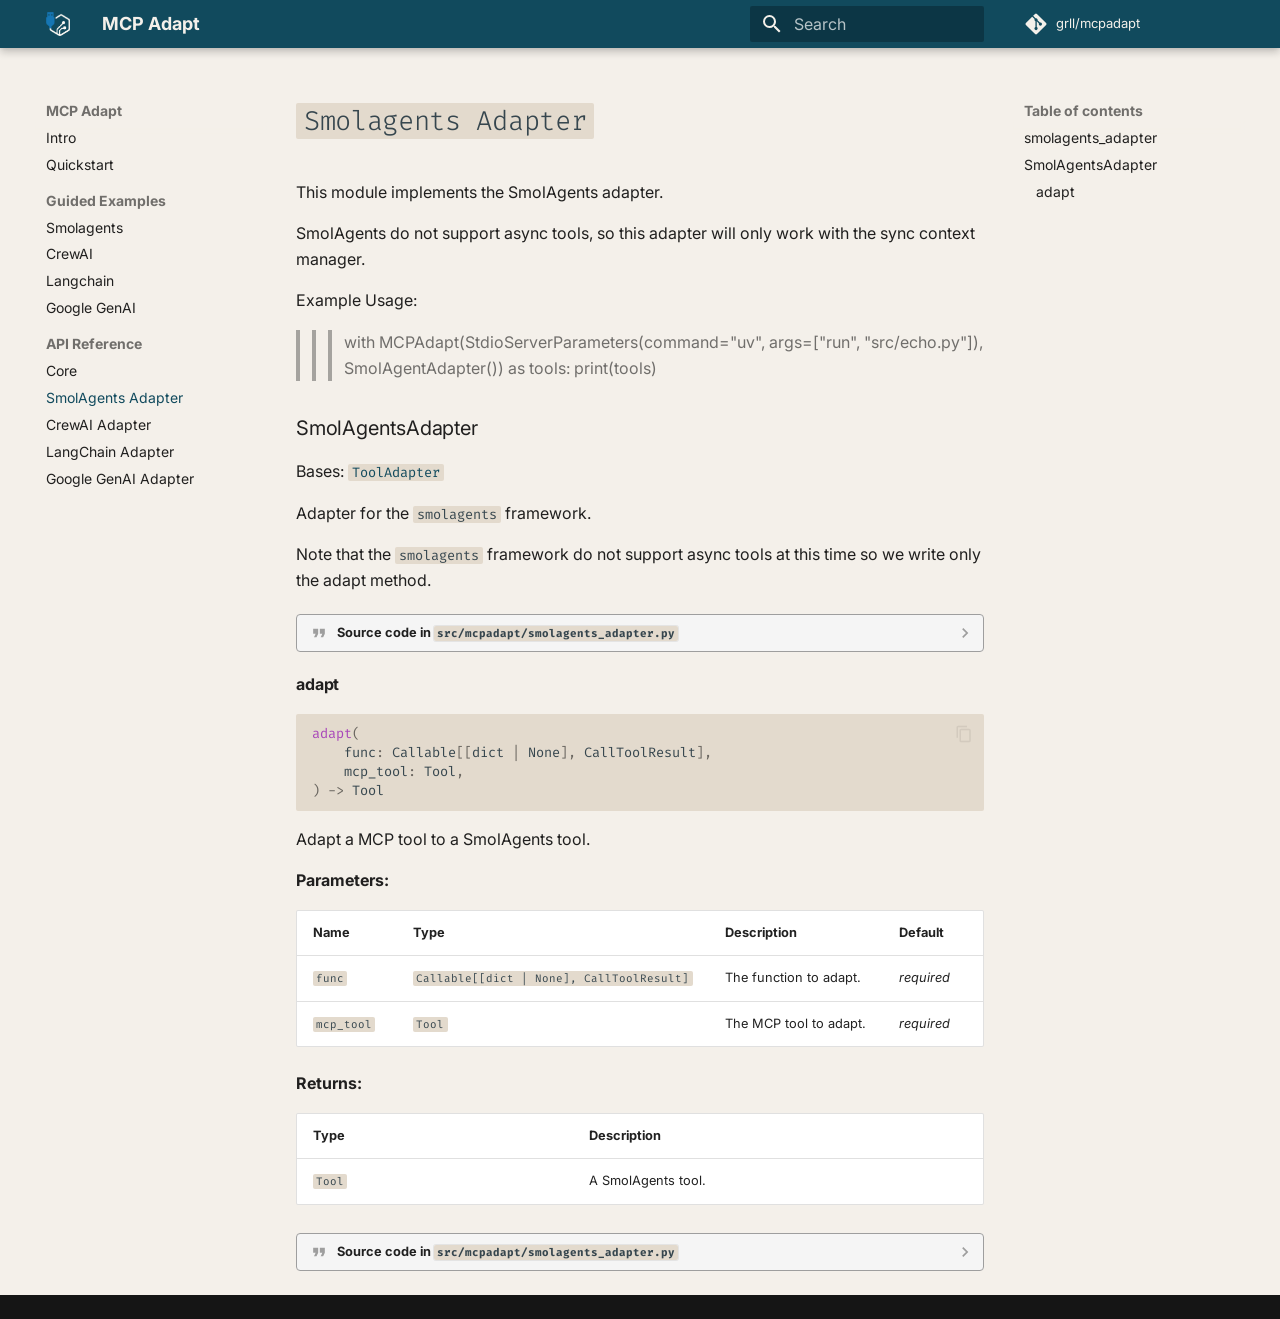
<file: ref/smolagents_adapter/index.html>
<!doctype html>
<html lang="en" class="no-js">
  <head>
    
      <meta charset="utf-8">
      <meta name="viewport" content="width=device-width,initial-scale=1">
      
      
      
      
        <link rel="prev" href="../core/">
      
      
        <link rel="next" href="../crewai_adapter/">
      
      
      <link rel="icon" href="../../images/favicon.ico">
      <meta name="generator" content="mkdocs-1.6.1, mkdocs-material-9.6.11">
    
    
      
        <title>SmolAgents Adapter - MCP Adapt</title>
      
    
    
      <link rel="stylesheet" href="../../assets/stylesheets/main.4af4bdda.min.css">
      
        
        <link rel="stylesheet" href="../../assets/stylesheets/palette.06af60db.min.css">
      
      


    
    
      
    
    
      
        
        
        <link rel="preconnect" href="https://fonts.gstatic.com" crossorigin>
        <link rel="stylesheet" href="https://fonts.googleapis.com/css?family=Inter:300,300i,400,400i,700,700i%7CFira+Code:400,400i,700,700i&display=fallback">
        <style>:root{--md-text-font:"Inter";--md-code-font:"Fira Code"}</style>
      
    
    
      <link rel="stylesheet" href="../../assets/_mkdocstrings.css">
    
      <link rel="stylesheet" href="../../stylesheets/extra.css">
    
    <script>__md_scope=new URL("../..",location),__md_hash=e=>[...e].reduce(((e,_)=>(e<<5)-e+_.charCodeAt(0)),0),__md_get=(e,_=localStorage,t=__md_scope)=>JSON.parse(_.getItem(t.pathname+"."+e)),__md_set=(e,_,t=localStorage,a=__md_scope)=>{try{t.setItem(a.pathname+"."+e,JSON.stringify(_))}catch(e){}}</script>
    
      

    
    
    
  </head>
  
  
    
    
    
    
    
    <body dir="ltr" data-md-color-scheme="default" data-md-color-primary="custom" data-md-color-accent="custom">
  
    
    <input class="md-toggle" data-md-toggle="drawer" type="checkbox" id="__drawer" autocomplete="off">
    <input class="md-toggle" data-md-toggle="search" type="checkbox" id="__search" autocomplete="off">
    <label class="md-overlay" for="__drawer"></label>
    <div data-md-component="skip">
      
        
        <a href="#smolagents-adapter" class="md-skip">
          Skip to content
        </a>
      
    </div>
    <div data-md-component="announce">
      
    </div>
    
    
      

  

<header class="md-header md-header--shadow" data-md-component="header">
  <nav class="md-header__inner md-grid" aria-label="Header">
    <a href="../.." title="MCP Adapt" class="md-header__button md-logo" aria-label="MCP Adapt" data-md-component="logo">
      
  <img src="../../assets/logo_dark_transparent_cropped.png" alt="logo">

    </a>
    <label class="md-header__button md-icon" for="__drawer">
      
      <svg xmlns="http://www.w3.org/2000/svg" viewBox="0 0 24 24"><path d="M3 6h18v2H3zm0 5h18v2H3zm0 5h18v2H3z"/></svg>
    </label>
    <div class="md-header__title" data-md-component="header-title">
      <div class="md-header__ellipsis">
        <div class="md-header__topic">
          <span class="md-ellipsis">
            MCP Adapt
          </span>
        </div>
        <div class="md-header__topic" data-md-component="header-topic">
          <span class="md-ellipsis">
            
              SmolAgents Adapter
            
          </span>
        </div>
      </div>
    </div>
    
      
    
    
    
    
      
      
        <label class="md-header__button md-icon" for="__search">
          
          <svg xmlns="http://www.w3.org/2000/svg" viewBox="0 0 24 24"><path d="M9.5 3A6.5 6.5 0 0 1 16 9.5c0 1.61-.59 3.09-1.56 4.23l.27.27h.79l5 5-1.5 1.5-5-5v-.79l-.27-.27A6.52 6.52 0 0 1 9.5 16 6.5 6.5 0 0 1 3 9.5 6.5 6.5 0 0 1 9.5 3m0 2C7 5 5 7 5 9.5S7 14 9.5 14 14 12 14 9.5 12 5 9.5 5"/></svg>
        </label>
        <div class="md-search" data-md-component="search" role="dialog">
  <label class="md-search__overlay" for="__search"></label>
  <div class="md-search__inner" role="search">
    <form class="md-search__form" name="search">
      <input type="text" class="md-search__input" name="query" aria-label="Search" placeholder="Search" autocapitalize="off" autocorrect="off" autocomplete="off" spellcheck="false" data-md-component="search-query" required>
      <label class="md-search__icon md-icon" for="__search">
        
        <svg xmlns="http://www.w3.org/2000/svg" viewBox="0 0 24 24"><path d="M9.5 3A6.5 6.5 0 0 1 16 9.5c0 1.61-.59 3.09-1.56 4.23l.27.27h.79l5 5-1.5 1.5-5-5v-.79l-.27-.27A6.52 6.52 0 0 1 9.5 16 6.5 6.5 0 0 1 3 9.5 6.5 6.5 0 0 1 9.5 3m0 2C7 5 5 7 5 9.5S7 14 9.5 14 14 12 14 9.5 12 5 9.5 5"/></svg>
        
        <svg xmlns="http://www.w3.org/2000/svg" viewBox="0 0 24 24"><path d="M20 11v2H8l5.5 5.5-1.42 1.42L4.16 12l7.92-7.92L13.5 5.5 8 11z"/></svg>
      </label>
      <nav class="md-search__options" aria-label="Search">
        
        <button type="reset" class="md-search__icon md-icon" title="Clear" aria-label="Clear" tabindex="-1">
          
          <svg xmlns="http://www.w3.org/2000/svg" viewBox="0 0 24 24"><path d="M19 6.41 17.59 5 12 10.59 6.41 5 5 6.41 10.59 12 5 17.59 6.41 19 12 13.41 17.59 19 19 17.59 13.41 12z"/></svg>
        </button>
      </nav>
      
    </form>
    <div class="md-search__output">
      <div class="md-search__scrollwrap" tabindex="0" data-md-scrollfix>
        <div class="md-search-result" data-md-component="search-result">
          <div class="md-search-result__meta">
            Initializing search
          </div>
          <ol class="md-search-result__list" role="presentation"></ol>
        </div>
      </div>
    </div>
  </div>
</div>
      
    
    
      <div class="md-header__source">
        <a href="https://github.com/grll/mcpadapt" title="Go to repository" class="md-source" data-md-component="source">
  <div class="md-source__icon md-icon">
    
    <svg xmlns="http://www.w3.org/2000/svg" viewBox="0 0 448 512"><!--! Font Awesome Free 6.7.2 by @fontawesome - https://fontawesome.com License - https://fontawesome.com/license/free (Icons: CC BY 4.0, Fonts: SIL OFL 1.1, Code: MIT License) Copyright 2024 Fonticons, Inc.--><path d="M439.55 236.05 244 40.45a28.87 28.87 0 0 0-40.81 0l-40.66 40.63 51.52 51.52c27.06-9.14 52.68 16.77 43.39 43.68l49.66 49.66c34.23-11.8 61.18 31 35.47 56.69-26.49 26.49-70.21-2.87-56-37.34L240.22 199v121.85c25.3 12.54 22.26 41.85 9.08 55a34.34 34.34 0 0 1-48.55 0c-17.57-17.6-11.07-46.91 11.25-56v-123c-20.8-8.51-24.6-30.74-18.64-45L142.57 101 8.45 235.14a28.86 28.86 0 0 0 0 40.81l195.61 195.6a28.86 28.86 0 0 0 40.8 0l194.69-194.69a28.86 28.86 0 0 0 0-40.81"/></svg>
  </div>
  <div class="md-source__repository">
    grll/mcpadapt
  </div>
</a>
      </div>
    
  </nav>
  
</header>
    
    <div class="md-container" data-md-component="container">
      
      
        
          
        
      
      <main class="md-main" data-md-component="main">
        <div class="md-main__inner md-grid">
          
            
              
              <div class="md-sidebar md-sidebar--primary" data-md-component="sidebar" data-md-type="navigation" >
                <div class="md-sidebar__scrollwrap">
                  <div class="md-sidebar__inner">
                    



<nav class="md-nav md-nav--primary" aria-label="Navigation" data-md-level="0">
  <label class="md-nav__title" for="__drawer">
    <a href="../.." title="MCP Adapt" class="md-nav__button md-logo" aria-label="MCP Adapt" data-md-component="logo">
      
  <img src="../../assets/logo_dark_transparent_cropped.png" alt="logo">

    </a>
    MCP Adapt
  </label>
  
    <div class="md-nav__source">
      <a href="https://github.com/grll/mcpadapt" title="Go to repository" class="md-source" data-md-component="source">
  <div class="md-source__icon md-icon">
    
    <svg xmlns="http://www.w3.org/2000/svg" viewBox="0 0 448 512"><!--! Font Awesome Free 6.7.2 by @fontawesome - https://fontawesome.com License - https://fontawesome.com/license/free (Icons: CC BY 4.0, Fonts: SIL OFL 1.1, Code: MIT License) Copyright 2024 Fonticons, Inc.--><path d="M439.55 236.05 244 40.45a28.87 28.87 0 0 0-40.81 0l-40.66 40.63 51.52 51.52c27.06-9.14 52.68 16.77 43.39 43.68l49.66 49.66c34.23-11.8 61.18 31 35.47 56.69-26.49 26.49-70.21-2.87-56-37.34L240.22 199v121.85c25.3 12.54 22.26 41.85 9.08 55a34.34 34.34 0 0 1-48.55 0c-17.57-17.6-11.07-46.91 11.25-56v-123c-20.8-8.51-24.6-30.74-18.64-45L142.57 101 8.45 235.14a28.86 28.86 0 0 0 0 40.81l195.61 195.6a28.86 28.86 0 0 0 40.8 0l194.69-194.69a28.86 28.86 0 0 0 0-40.81"/></svg>
  </div>
  <div class="md-source__repository">
    grll/mcpadapt
  </div>
</a>
    </div>
  
  <ul class="md-nav__list" data-md-scrollfix>
    
      
      
  
  
  
  
    <li class="md-nav__item">
      <a href="../.." class="md-nav__link">
        
  
  
  <span class="md-ellipsis">
    Intro
    
  </span>
  

      </a>
    </li>
  

    
      
      
  
  
  
  
    <li class="md-nav__item">
      <a href="../../quickstart/" class="md-nav__link">
        
  
  
  <span class="md-ellipsis">
    Quickstart
    
  </span>
  

      </a>
    </li>
  

    
      
      
  
  
  
  
    
    
    
    
      
        
        
      
    
    
    <li class="md-nav__item md-nav__item--section md-nav__item--nested">
      
        
        
          
        
        <input class="md-nav__toggle md-toggle md-toggle--indeterminate" type="checkbox" id="__nav_3" >
        
          
          <label class="md-nav__link" for="__nav_3" id="__nav_3_label" tabindex="">
            
  
  
  <span class="md-ellipsis">
    Guided Examples
    
  </span>
  

            <span class="md-nav__icon md-icon"></span>
          </label>
        
        <nav class="md-nav" data-md-level="1" aria-labelledby="__nav_3_label" aria-expanded="false">
          <label class="md-nav__title" for="__nav_3">
            <span class="md-nav__icon md-icon"></span>
            Guided Examples
          </label>
          <ul class="md-nav__list" data-md-scrollfix>
            
              
                
  
  
  
  
    <li class="md-nav__item">
      <a href="../../guide/smolagents/" class="md-nav__link">
        
  
  
  <span class="md-ellipsis">
    Smolagents
    
  </span>
  

      </a>
    </li>
  

              
            
              
                
  
  
  
  
    <li class="md-nav__item">
      <a href="../../guide/crewai/" class="md-nav__link">
        
  
  
  <span class="md-ellipsis">
    CrewAI
    
  </span>
  

      </a>
    </li>
  

              
            
              
                
  
  
  
  
    <li class="md-nav__item">
      <a href="../../guide/langchain/" class="md-nav__link">
        
  
  
  <span class="md-ellipsis">
    Langchain
    
  </span>
  

      </a>
    </li>
  

              
            
              
                
  
  
  
  
    <li class="md-nav__item">
      <a href="../../guide/google-genai/" class="md-nav__link">
        
  
  
  <span class="md-ellipsis">
    Google GenAI
    
  </span>
  

      </a>
    </li>
  

              
            
          </ul>
        </nav>
      
    </li>
  

    
      
      
  
  
    
  
  
  
    
    
    
    
      
        
        
      
    
    
    <li class="md-nav__item md-nav__item--active md-nav__item--section md-nav__item--nested">
      
        
        
        <input class="md-nav__toggle md-toggle " type="checkbox" id="__nav_4" checked>
        
          
          <label class="md-nav__link" for="__nav_4" id="__nav_4_label" tabindex="">
            
  
  
  <span class="md-ellipsis">
    API Reference
    
  </span>
  

            <span class="md-nav__icon md-icon"></span>
          </label>
        
        <nav class="md-nav" data-md-level="1" aria-labelledby="__nav_4_label" aria-expanded="true">
          <label class="md-nav__title" for="__nav_4">
            <span class="md-nav__icon md-icon"></span>
            API Reference
          </label>
          <ul class="md-nav__list" data-md-scrollfix>
            
              
                
  
  
  
  
    <li class="md-nav__item">
      <a href="../core/" class="md-nav__link">
        
  
  
  <span class="md-ellipsis">
    Core
    
  </span>
  

      </a>
    </li>
  

              
            
              
                
  
  
    
  
  
  
    <li class="md-nav__item md-nav__item--active">
      
      <input class="md-nav__toggle md-toggle" type="checkbox" id="__toc">
      
      
        
      
      
        <label class="md-nav__link md-nav__link--active" for="__toc">
          
  
  
  <span class="md-ellipsis">
    SmolAgents Adapter
    
  </span>
  

          <span class="md-nav__icon md-icon"></span>
        </label>
      
      <a href="./" class="md-nav__link md-nav__link--active">
        
  
  
  <span class="md-ellipsis">
    SmolAgents Adapter
    
  </span>
  

      </a>
      
        

<nav class="md-nav md-nav--secondary" aria-label="Table of contents">
  
  
  
    
  
  
    <label class="md-nav__title" for="__toc">
      <span class="md-nav__icon md-icon"></span>
      Table of contents
    </label>
    <ul class="md-nav__list" data-md-component="toc" data-md-scrollfix>
      
        <li class="md-nav__item">
  <a href="#mcpadapt.smolagents_adapter" class="md-nav__link">
    <span class="md-ellipsis">
      smolagents_adapter
    </span>
  </a>
  
</li>
      
        <li class="md-nav__item">
  <a href="#mcpadapt.smolagents_adapter.SmolAgentsAdapter" class="md-nav__link">
    <span class="md-ellipsis">
      SmolAgentsAdapter
    </span>
  </a>
  
    <nav class="md-nav" aria-label="SmolAgentsAdapter">
      <ul class="md-nav__list">
        
          <li class="md-nav__item">
  <a href="#mcpadapt.smolagents_adapter.SmolAgentsAdapter.adapt" class="md-nav__link">
    <span class="md-ellipsis">
      adapt
    </span>
  </a>
  
</li>
        
      </ul>
    </nav>
  
</li>
      
    </ul>
  
</nav>
      
    </li>
  

              
            
              
                
  
  
  
  
    <li class="md-nav__item">
      <a href="../crewai_adapter/" class="md-nav__link">
        
  
  
  <span class="md-ellipsis">
    CrewAI Adapter
    
  </span>
  

      </a>
    </li>
  

              
            
              
                
  
  
  
  
    <li class="md-nav__item">
      <a href="../langchain_adapter/" class="md-nav__link">
        
  
  
  <span class="md-ellipsis">
    LangChain Adapter
    
  </span>
  

      </a>
    </li>
  

              
            
              
                
  
  
  
  
    <li class="md-nav__item">
      <a href="../google_genai_adapter/" class="md-nav__link">
        
  
  
  <span class="md-ellipsis">
    Google GenAI Adapter
    
  </span>
  

      </a>
    </li>
  

              
            
          </ul>
        </nav>
      
    </li>
  

    
  </ul>
</nav>
                  </div>
                </div>
              </div>
            
            
              
              <div class="md-sidebar md-sidebar--secondary" data-md-component="sidebar" data-md-type="toc" >
                <div class="md-sidebar__scrollwrap">
                  <div class="md-sidebar__inner">
                    

<nav class="md-nav md-nav--secondary" aria-label="Table of contents">
  
  
  
    
  
  
    <label class="md-nav__title" for="__toc">
      <span class="md-nav__icon md-icon"></span>
      Table of contents
    </label>
    <ul class="md-nav__list" data-md-component="toc" data-md-scrollfix>
      
        <li class="md-nav__item">
  <a href="#mcpadapt.smolagents_adapter" class="md-nav__link">
    <span class="md-ellipsis">
      smolagents_adapter
    </span>
  </a>
  
</li>
      
        <li class="md-nav__item">
  <a href="#mcpadapt.smolagents_adapter.SmolAgentsAdapter" class="md-nav__link">
    <span class="md-ellipsis">
      SmolAgentsAdapter
    </span>
  </a>
  
    <nav class="md-nav" aria-label="SmolAgentsAdapter">
      <ul class="md-nav__list">
        
          <li class="md-nav__item">
  <a href="#mcpadapt.smolagents_adapter.SmolAgentsAdapter.adapt" class="md-nav__link">
    <span class="md-ellipsis">
      adapt
    </span>
  </a>
  
</li>
        
      </ul>
    </nav>
  
</li>
      
    </ul>
  
</nav>
                  </div>
                </div>
              </div>
            
          
          
            <div class="md-content" data-md-component="content">
              <article class="md-content__inner md-typeset">
                
                  


  
  


<h1 id="smolagents-adapter"><code>Smolagents Adapter</code></h1>


<div class="doc doc-object doc-module">



<a id="mcpadapt.smolagents_adapter"></a>
    <div class="doc doc-contents first">

        <p>This module implements the SmolAgents adapter.</p>
<p>SmolAgents do not support async tools, so this adapter will only work with the sync
context manager.</p>
<p>Example Usage:</p>
<blockquote>
<blockquote>
<blockquote>
<p>with MCPAdapt(StdioServerParameters(command="uv", args=["run", "src/echo.py"]), SmolAgentAdapter()) as tools:
    print(tools)</p>
</blockquote>
</blockquote>
</blockquote>









  <div class="doc doc-children">








<div class="doc doc-object doc-class">



<h3 id="mcpadapt.smolagents_adapter.SmolAgentsAdapter" class="doc doc-heading">
            <span class="doc doc-object-name doc-class-name">SmolAgentsAdapter</span>


</h3>


    <div class="doc doc-contents ">
            <p class="doc doc-class-bases">
              Bases: <code><a class="autorefs autorefs-internal" title="ToolAdapter (mcpadapt.core.ToolAdapter)" href="../core/#mcpadapt.core.ToolAdapter">ToolAdapter</a></code></p>


        <p>Adapter for the <code>smolagents</code> framework.</p>
<p>Note that the <code>smolagents</code> framework do not support async tools at this time so we
write only the adapt method.</p>







              <details class="quote">
                <summary>Source code in <code>src/mcpadapt/smolagents_adapter.py</code></summary>
                <div class="language-python highlight"><table class="highlighttable"><tr><td class="linenos"><div class="linenodiv"><pre><span></span><span class="normal"><a href="#__codelineno-0-23"> 23</a></span>
<span class="normal"><a href="#__codelineno-0-24"> 24</a></span>
<span class="normal"><a href="#__codelineno-0-25"> 25</a></span>
<span class="normal"><a href="#__codelineno-0-26"> 26</a></span>
<span class="normal"><a href="#__codelineno-0-27"> 27</a></span>
<span class="normal"><a href="#__codelineno-0-28"> 28</a></span>
<span class="normal"><a href="#__codelineno-0-29"> 29</a></span>
<span class="normal"><a href="#__codelineno-0-30"> 30</a></span>
<span class="normal"><a href="#__codelineno-0-31"> 31</a></span>
<span class="normal"><a href="#__codelineno-0-32"> 32</a></span>
<span class="normal"><a href="#__codelineno-0-33"> 33</a></span>
<span class="normal"><a href="#__codelineno-0-34"> 34</a></span>
<span class="normal"><a href="#__codelineno-0-35"> 35</a></span>
<span class="normal"><a href="#__codelineno-0-36"> 36</a></span>
<span class="normal"><a href="#__codelineno-0-37"> 37</a></span>
<span class="normal"><a href="#__codelineno-0-38"> 38</a></span>
<span class="normal"><a href="#__codelineno-0-39"> 39</a></span>
<span class="normal"><a href="#__codelineno-0-40"> 40</a></span>
<span class="normal"><a href="#__codelineno-0-41"> 41</a></span>
<span class="normal"><a href="#__codelineno-0-42"> 42</a></span>
<span class="normal"><a href="#__codelineno-0-43"> 43</a></span>
<span class="normal"><a href="#__codelineno-0-44"> 44</a></span>
<span class="normal"><a href="#__codelineno-0-45"> 45</a></span>
<span class="normal"><a href="#__codelineno-0-46"> 46</a></span>
<span class="normal"><a href="#__codelineno-0-47"> 47</a></span>
<span class="normal"><a href="#__codelineno-0-48"> 48</a></span>
<span class="normal"><a href="#__codelineno-0-49"> 49</a></span>
<span class="normal"><a href="#__codelineno-0-50"> 50</a></span>
<span class="normal"><a href="#__codelineno-0-51"> 51</a></span>
<span class="normal"><a href="#__codelineno-0-52"> 52</a></span>
<span class="normal"><a href="#__codelineno-0-53"> 53</a></span>
<span class="normal"><a href="#__codelineno-0-54"> 54</a></span>
<span class="normal"><a href="#__codelineno-0-55"> 55</a></span>
<span class="normal"><a href="#__codelineno-0-56"> 56</a></span>
<span class="normal"><a href="#__codelineno-0-57"> 57</a></span>
<span class="normal"><a href="#__codelineno-0-58"> 58</a></span>
<span class="normal"><a href="#__codelineno-0-59"> 59</a></span>
<span class="normal"><a href="#__codelineno-0-60"> 60</a></span>
<span class="normal"><a href="#__codelineno-0-61"> 61</a></span>
<span class="normal"><a href="#__codelineno-0-62"> 62</a></span>
<span class="normal"><a href="#__codelineno-0-63"> 63</a></span>
<span class="normal"><a href="#__codelineno-0-64"> 64</a></span>
<span class="normal"><a href="#__codelineno-0-65"> 65</a></span>
<span class="normal"><a href="#__codelineno-0-66"> 66</a></span>
<span class="normal"><a href="#__codelineno-0-67"> 67</a></span>
<span class="normal"><a href="#__codelineno-0-68"> 68</a></span>
<span class="normal"><a href="#__codelineno-0-69"> 69</a></span>
<span class="normal"><a href="#__codelineno-0-70"> 70</a></span>
<span class="normal"><a href="#__codelineno-0-71"> 71</a></span>
<span class="normal"><a href="#__codelineno-0-72"> 72</a></span>
<span class="normal"><a href="#__codelineno-0-73"> 73</a></span>
<span class="normal"><a href="#__codelineno-0-74"> 74</a></span>
<span class="normal"><a href="#__codelineno-0-75"> 75</a></span>
<span class="normal"><a href="#__codelineno-0-76"> 76</a></span>
<span class="normal"><a href="#__codelineno-0-77"> 77</a></span>
<span class="normal"><a href="#__codelineno-0-78"> 78</a></span>
<span class="normal"><a href="#__codelineno-0-79"> 79</a></span>
<span class="normal"><a href="#__codelineno-0-80"> 80</a></span>
<span class="normal"><a href="#__codelineno-0-81"> 81</a></span>
<span class="normal"><a href="#__codelineno-0-82"> 82</a></span>
<span class="normal"><a href="#__codelineno-0-83"> 83</a></span>
<span class="normal"><a href="#__codelineno-0-84"> 84</a></span>
<span class="normal"><a href="#__codelineno-0-85"> 85</a></span>
<span class="normal"><a href="#__codelineno-0-86"> 86</a></span>
<span class="normal"><a href="#__codelineno-0-87"> 87</a></span>
<span class="normal"><a href="#__codelineno-0-88"> 88</a></span>
<span class="normal"><a href="#__codelineno-0-89"> 89</a></span>
<span class="normal"><a href="#__codelineno-0-90"> 90</a></span>
<span class="normal"><a href="#__codelineno-0-91"> 91</a></span>
<span class="normal"><a href="#__codelineno-0-92"> 92</a></span>
<span class="normal"><a href="#__codelineno-0-93"> 93</a></span>
<span class="normal"><a href="#__codelineno-0-94"> 94</a></span>
<span class="normal"><a href="#__codelineno-0-95"> 95</a></span>
<span class="normal"><a href="#__codelineno-0-96"> 96</a></span>
<span class="normal"><a href="#__codelineno-0-97"> 97</a></span>
<span class="normal"><a href="#__codelineno-0-98"> 98</a></span>
<span class="normal"><a href="#__codelineno-0-99"> 99</a></span>
<span class="normal"><a href="#__codelineno-0-100">100</a></span>
<span class="normal"><a href="#__codelineno-0-101">101</a></span>
<span class="normal"><a href="#__codelineno-0-102">102</a></span>
<span class="normal"><a href="#__codelineno-0-103">103</a></span>
<span class="normal"><a href="#__codelineno-0-104">104</a></span>
<span class="normal"><a href="#__codelineno-0-105">105</a></span>
<span class="normal"><a href="#__codelineno-0-106">106</a></span>
<span class="normal"><a href="#__codelineno-0-107">107</a></span>
<span class="normal"><a href="#__codelineno-0-108">108</a></span>
<span class="normal"><a href="#__codelineno-0-109">109</a></span>
<span class="normal"><a href="#__codelineno-0-110">110</a></span>
<span class="normal"><a href="#__codelineno-0-111">111</a></span>
<span class="normal"><a href="#__codelineno-0-112">112</a></span>
<span class="normal"><a href="#__codelineno-0-113">113</a></span>
<span class="normal"><a href="#__codelineno-0-114">114</a></span></pre></div></td><td class="code"><div><pre><span></span><code><span id="__span-0-23"><a id="__codelineno-0-23" name="__codelineno-0-23"></a><span class="k">class</span><span class="w"> </span><span class="nc">SmolAgentsAdapter</span><span class="p">(</span><span class="n">ToolAdapter</span><span class="p">):</span>
</span><span id="__span-0-24"><a id="__codelineno-0-24" name="__codelineno-0-24"></a><span class="w">    </span><span class="sd">&quot;&quot;&quot;Adapter for the `smolagents` framework.</span>
</span><span id="__span-0-25"><a id="__codelineno-0-25" name="__codelineno-0-25"></a>
</span><span id="__span-0-26"><a id="__codelineno-0-26" name="__codelineno-0-26"></a><span class="sd">    Note that the `smolagents` framework do not support async tools at this time so we</span>
</span><span id="__span-0-27"><a id="__codelineno-0-27" name="__codelineno-0-27"></a><span class="sd">    write only the adapt method.</span>
</span><span id="__span-0-28"><a id="__codelineno-0-28" name="__codelineno-0-28"></a><span class="sd">    &quot;&quot;&quot;</span>
</span><span id="__span-0-29"><a id="__codelineno-0-29" name="__codelineno-0-29"></a>
</span><span id="__span-0-30"><a id="__codelineno-0-30" name="__codelineno-0-30"></a>    <span class="k">def</span><span class="w"> </span><span class="nf">adapt</span><span class="p">(</span>
</span><span id="__span-0-31"><a id="__codelineno-0-31" name="__codelineno-0-31"></a>        <span class="bp">self</span><span class="p">,</span>
</span><span id="__span-0-32"><a id="__codelineno-0-32" name="__codelineno-0-32"></a>        <span class="n">func</span><span class="p">:</span> <span class="n">Callable</span><span class="p">[[</span><span class="nb">dict</span> <span class="o">|</span> <span class="kc">None</span><span class="p">],</span> <span class="n">mcp</span><span class="o">.</span><span class="n">types</span><span class="o">.</span><span class="n">CallToolResult</span><span class="p">],</span>
</span><span id="__span-0-33"><a id="__codelineno-0-33" name="__codelineno-0-33"></a>        <span class="n">mcp_tool</span><span class="p">:</span> <span class="n">mcp</span><span class="o">.</span><span class="n">types</span><span class="o">.</span><span class="n">Tool</span><span class="p">,</span>
</span><span id="__span-0-34"><a id="__codelineno-0-34" name="__codelineno-0-34"></a>    <span class="p">)</span> <span class="o">-&gt;</span> <span class="n">smolagents</span><span class="o">.</span><span class="n">Tool</span><span class="p">:</span>
</span><span id="__span-0-35"><a id="__codelineno-0-35" name="__codelineno-0-35"></a><span class="w">        </span><span class="sd">&quot;&quot;&quot;Adapt a MCP tool to a SmolAgents tool.</span>
</span><span id="__span-0-36"><a id="__codelineno-0-36" name="__codelineno-0-36"></a>
</span><span id="__span-0-37"><a id="__codelineno-0-37" name="__codelineno-0-37"></a><span class="sd">        Args:</span>
</span><span id="__span-0-38"><a id="__codelineno-0-38" name="__codelineno-0-38"></a><span class="sd">            func: The function to adapt.</span>
</span><span id="__span-0-39"><a id="__codelineno-0-39" name="__codelineno-0-39"></a><span class="sd">            mcp_tool: The MCP tool to adapt.</span>
</span><span id="__span-0-40"><a id="__codelineno-0-40" name="__codelineno-0-40"></a>
</span><span id="__span-0-41"><a id="__codelineno-0-41" name="__codelineno-0-41"></a><span class="sd">        Returns:</span>
</span><span id="__span-0-42"><a id="__codelineno-0-42" name="__codelineno-0-42"></a><span class="sd">            A SmolAgents tool.</span>
</span><span id="__span-0-43"><a id="__codelineno-0-43" name="__codelineno-0-43"></a><span class="sd">        &quot;&quot;&quot;</span>
</span><span id="__span-0-44"><a id="__codelineno-0-44" name="__codelineno-0-44"></a>
</span><span id="__span-0-45"><a id="__codelineno-0-45" name="__codelineno-0-45"></a>        <span class="k">class</span><span class="w"> </span><span class="nc">MCPAdaptTool</span><span class="p">(</span><span class="n">smolagents</span><span class="o">.</span><span class="n">Tool</span><span class="p">):</span>
</span><span id="__span-0-46"><a id="__codelineno-0-46" name="__codelineno-0-46"></a>            <span class="k">def</span><span class="w"> </span><span class="fm">__init__</span><span class="p">(</span>
</span><span id="__span-0-47"><a id="__codelineno-0-47" name="__codelineno-0-47"></a>                <span class="bp">self</span><span class="p">,</span>
</span><span id="__span-0-48"><a id="__codelineno-0-48" name="__codelineno-0-48"></a>                <span class="n">name</span><span class="p">:</span> <span class="nb">str</span><span class="p">,</span>
</span><span id="__span-0-49"><a id="__codelineno-0-49" name="__codelineno-0-49"></a>                <span class="n">description</span><span class="p">:</span> <span class="nb">str</span><span class="p">,</span>
</span><span id="__span-0-50"><a id="__codelineno-0-50" name="__codelineno-0-50"></a>                <span class="n">inputs</span><span class="p">:</span> <span class="nb">dict</span><span class="p">[</span><span class="nb">str</span><span class="p">,</span> <span class="nb">dict</span><span class="p">[</span><span class="nb">str</span><span class="p">,</span> <span class="nb">str</span><span class="p">]],</span>
</span><span id="__span-0-51"><a id="__codelineno-0-51" name="__codelineno-0-51"></a>                <span class="n">output_type</span><span class="p">:</span> <span class="nb">str</span><span class="p">,</span>
</span><span id="__span-0-52"><a id="__codelineno-0-52" name="__codelineno-0-52"></a>            <span class="p">):</span>
</span><span id="__span-0-53"><a id="__codelineno-0-53" name="__codelineno-0-53"></a>                <span class="bp">self</span><span class="o">.</span><span class="n">name</span> <span class="o">=</span> <span class="n">name</span>
</span><span id="__span-0-54"><a id="__codelineno-0-54" name="__codelineno-0-54"></a>                <span class="bp">self</span><span class="o">.</span><span class="n">description</span> <span class="o">=</span> <span class="n">description</span>
</span><span id="__span-0-55"><a id="__codelineno-0-55" name="__codelineno-0-55"></a>                <span class="bp">self</span><span class="o">.</span><span class="n">inputs</span> <span class="o">=</span> <span class="n">inputs</span>
</span><span id="__span-0-56"><a id="__codelineno-0-56" name="__codelineno-0-56"></a>                <span class="bp">self</span><span class="o">.</span><span class="n">output_type</span> <span class="o">=</span> <span class="n">output_type</span>
</span><span id="__span-0-57"><a id="__codelineno-0-57" name="__codelineno-0-57"></a>                <span class="bp">self</span><span class="o">.</span><span class="n">is_initialized</span> <span class="o">=</span> <span class="kc">True</span>
</span><span id="__span-0-58"><a id="__codelineno-0-58" name="__codelineno-0-58"></a>                <span class="bp">self</span><span class="o">.</span><span class="n">skip_forward_signature_validation</span> <span class="o">=</span> <span class="kc">True</span>
</span><span id="__span-0-59"><a id="__codelineno-0-59" name="__codelineno-0-59"></a>
</span><span id="__span-0-60"><a id="__codelineno-0-60" name="__codelineno-0-60"></a>            <span class="k">def</span><span class="w"> </span><span class="nf">forward</span><span class="p">(</span><span class="bp">self</span><span class="p">,</span> <span class="o">*</span><span class="n">args</span><span class="p">,</span> <span class="o">**</span><span class="n">kwargs</span><span class="p">)</span> <span class="o">-&gt;</span> <span class="nb">str</span><span class="p">:</span>
</span><span id="__span-0-61"><a id="__codelineno-0-61" name="__codelineno-0-61"></a>                <span class="k">if</span> <span class="nb">len</span><span class="p">(</span><span class="n">args</span><span class="p">)</span> <span class="o">&gt;</span> <span class="mi">0</span><span class="p">:</span>
</span><span id="__span-0-62"><a id="__codelineno-0-62" name="__codelineno-0-62"></a>                    <span class="k">if</span> <span class="nb">len</span><span class="p">(</span><span class="n">args</span><span class="p">)</span> <span class="o">==</span> <span class="mi">1</span> <span class="ow">and</span> <span class="nb">isinstance</span><span class="p">(</span><span class="n">args</span><span class="p">[</span><span class="mi">0</span><span class="p">],</span> <span class="nb">dict</span><span class="p">)</span> <span class="ow">and</span> <span class="ow">not</span> <span class="n">kwargs</span><span class="p">:</span>
</span><span id="__span-0-63"><a id="__codelineno-0-63" name="__codelineno-0-63"></a>                        <span class="n">mcp_output</span> <span class="o">=</span> <span class="n">func</span><span class="p">(</span><span class="n">args</span><span class="p">[</span><span class="mi">0</span><span class="p">])</span>
</span><span id="__span-0-64"><a id="__codelineno-0-64" name="__codelineno-0-64"></a>                    <span class="k">else</span><span class="p">:</span>
</span><span id="__span-0-65"><a id="__codelineno-0-65" name="__codelineno-0-65"></a>                        <span class="k">raise</span> <span class="ne">ValueError</span><span class="p">(</span>
</span><span id="__span-0-66"><a id="__codelineno-0-66" name="__codelineno-0-66"></a>                            <span class="sa">f</span><span class="s2">&quot;tool </span><span class="si">{</span><span class="bp">self</span><span class="o">.</span><span class="n">name</span><span class="si">}</span><span class="s2"> does not support multiple positional arguments or combined positional and keyword arguments&quot;</span>
</span><span id="__span-0-67"><a id="__codelineno-0-67" name="__codelineno-0-67"></a>                        <span class="p">)</span>
</span><span id="__span-0-68"><a id="__codelineno-0-68" name="__codelineno-0-68"></a>                <span class="k">else</span><span class="p">:</span>
</span><span id="__span-0-69"><a id="__codelineno-0-69" name="__codelineno-0-69"></a>                    <span class="n">mcp_output</span> <span class="o">=</span> <span class="n">func</span><span class="p">(</span><span class="n">kwargs</span><span class="p">)</span>
</span><span id="__span-0-70"><a id="__codelineno-0-70" name="__codelineno-0-70"></a>
</span><span id="__span-0-71"><a id="__codelineno-0-71" name="__codelineno-0-71"></a>                <span class="k">if</span> <span class="nb">len</span><span class="p">(</span><span class="n">mcp_output</span><span class="o">.</span><span class="n">content</span><span class="p">)</span> <span class="o">==</span> <span class="mi">0</span><span class="p">:</span>
</span><span id="__span-0-72"><a id="__codelineno-0-72" name="__codelineno-0-72"></a>                    <span class="k">raise</span> <span class="ne">ValueError</span><span class="p">(</span><span class="sa">f</span><span class="s2">&quot;tool </span><span class="si">{</span><span class="bp">self</span><span class="o">.</span><span class="n">name</span><span class="si">}</span><span class="s2"> returned an empty content&quot;</span><span class="p">)</span>
</span><span id="__span-0-73"><a id="__codelineno-0-73" name="__codelineno-0-73"></a>
</span><span id="__span-0-74"><a id="__codelineno-0-74" name="__codelineno-0-74"></a>                <span class="k">if</span> <span class="nb">len</span><span class="p">(</span><span class="n">mcp_output</span><span class="o">.</span><span class="n">content</span><span class="p">)</span> <span class="o">&gt;</span> <span class="mi">1</span><span class="p">:</span>
</span><span id="__span-0-75"><a id="__codelineno-0-75" name="__codelineno-0-75"></a>                    <span class="n">logger</span><span class="o">.</span><span class="n">warning</span><span class="p">(</span>
</span><span id="__span-0-76"><a id="__codelineno-0-76" name="__codelineno-0-76"></a>                        <span class="sa">f</span><span class="s2">&quot;tool </span><span class="si">{</span><span class="bp">self</span><span class="o">.</span><span class="n">name</span><span class="si">}</span><span class="s2"> returned multiple content, using the first one&quot;</span>
</span><span id="__span-0-77"><a id="__codelineno-0-77" name="__codelineno-0-77"></a>                    <span class="p">)</span>
</span><span id="__span-0-78"><a id="__codelineno-0-78" name="__codelineno-0-78"></a>
</span><span id="__span-0-79"><a id="__codelineno-0-79" name="__codelineno-0-79"></a>                <span class="k">if</span> <span class="ow">not</span> <span class="nb">isinstance</span><span class="p">(</span><span class="n">mcp_output</span><span class="o">.</span><span class="n">content</span><span class="p">[</span><span class="mi">0</span><span class="p">],</span> <span class="n">mcp</span><span class="o">.</span><span class="n">types</span><span class="o">.</span><span class="n">TextContent</span><span class="p">):</span>
</span><span id="__span-0-80"><a id="__codelineno-0-80" name="__codelineno-0-80"></a>                    <span class="k">raise</span> <span class="ne">ValueError</span><span class="p">(</span>
</span><span id="__span-0-81"><a id="__codelineno-0-81" name="__codelineno-0-81"></a>                        <span class="sa">f</span><span class="s2">&quot;tool </span><span class="si">{</span><span class="bp">self</span><span class="o">.</span><span class="n">name</span><span class="si">}</span><span class="s2"> returned a non-text content: `</span><span class="si">{</span><span class="nb">type</span><span class="p">(</span><span class="n">mcp_output</span><span class="o">.</span><span class="n">content</span><span class="p">[</span><span class="mi">0</span><span class="p">])</span><span class="si">}</span><span class="s2">`&quot;</span>
</span><span id="__span-0-82"><a id="__codelineno-0-82" name="__codelineno-0-82"></a>                    <span class="p">)</span>
</span><span id="__span-0-83"><a id="__codelineno-0-83" name="__codelineno-0-83"></a>
</span><span id="__span-0-84"><a id="__codelineno-0-84" name="__codelineno-0-84"></a>                <span class="k">return</span> <span class="n">mcp_output</span><span class="o">.</span><span class="n">content</span><span class="p">[</span><span class="mi">0</span><span class="p">]</span><span class="o">.</span><span class="n">text</span>  <span class="c1"># type: ignore</span>
</span><span id="__span-0-85"><a id="__codelineno-0-85" name="__codelineno-0-85"></a>
</span><span id="__span-0-86"><a id="__codelineno-0-86" name="__codelineno-0-86"></a>        <span class="c1"># make sure jsonref are resolved</span>
</span><span id="__span-0-87"><a id="__codelineno-0-87" name="__codelineno-0-87"></a>        <span class="n">input_schema</span> <span class="o">=</span> <span class="p">{</span>
</span><span id="__span-0-88"><a id="__codelineno-0-88" name="__codelineno-0-88"></a>            <span class="n">k</span><span class="p">:</span> <span class="n">v</span>
</span><span id="__span-0-89"><a id="__codelineno-0-89" name="__codelineno-0-89"></a>            <span class="k">for</span> <span class="n">k</span><span class="p">,</span> <span class="n">v</span> <span class="ow">in</span> <span class="n">jsonref</span><span class="o">.</span><span class="n">replace_refs</span><span class="p">(</span><span class="n">mcp_tool</span><span class="o">.</span><span class="n">inputSchema</span><span class="p">)</span><span class="o">.</span><span class="n">items</span><span class="p">()</span>
</span><span id="__span-0-90"><a id="__codelineno-0-90" name="__codelineno-0-90"></a>            <span class="k">if</span> <span class="n">k</span> <span class="o">!=</span> <span class="s2">&quot;$defs&quot;</span>
</span><span id="__span-0-91"><a id="__codelineno-0-91" name="__codelineno-0-91"></a>        <span class="p">}</span>
</span><span id="__span-0-92"><a id="__codelineno-0-92" name="__codelineno-0-92"></a>
</span><span id="__span-0-93"><a id="__codelineno-0-93" name="__codelineno-0-93"></a>        <span class="c1"># make sure mandatory `description` and `type` is provided for each arguments:</span>
</span><span id="__span-0-94"><a id="__codelineno-0-94" name="__codelineno-0-94"></a>        <span class="k">for</span> <span class="n">k</span><span class="p">,</span> <span class="n">v</span> <span class="ow">in</span> <span class="n">input_schema</span><span class="p">[</span><span class="s2">&quot;properties&quot;</span><span class="p">]</span><span class="o">.</span><span class="n">items</span><span class="p">():</span>
</span><span id="__span-0-95"><a id="__codelineno-0-95" name="__codelineno-0-95"></a>            <span class="k">if</span> <span class="s2">&quot;description&quot;</span> <span class="ow">not</span> <span class="ow">in</span> <span class="n">v</span><span class="p">:</span>
</span><span id="__span-0-96"><a id="__codelineno-0-96" name="__codelineno-0-96"></a>                <span class="n">input_schema</span><span class="p">[</span><span class="s2">&quot;properties&quot;</span><span class="p">][</span><span class="n">k</span><span class="p">][</span><span class="s2">&quot;description&quot;</span><span class="p">]</span> <span class="o">=</span> <span class="s2">&quot;see tool description&quot;</span>
</span><span id="__span-0-97"><a id="__codelineno-0-97" name="__codelineno-0-97"></a>            <span class="k">if</span> <span class="s2">&quot;type&quot;</span> <span class="ow">not</span> <span class="ow">in</span> <span class="n">v</span><span class="p">:</span>
</span><span id="__span-0-98"><a id="__codelineno-0-98" name="__codelineno-0-98"></a>                <span class="n">input_schema</span><span class="p">[</span><span class="s2">&quot;properties&quot;</span><span class="p">][</span><span class="n">k</span><span class="p">][</span><span class="s2">&quot;type&quot;</span><span class="p">]</span> <span class="o">=</span> <span class="s2">&quot;string&quot;</span>
</span><span id="__span-0-99"><a id="__codelineno-0-99" name="__codelineno-0-99"></a>
</span><span id="__span-0-100"><a id="__codelineno-0-100" name="__codelineno-0-100"></a>        <span class="n">tool</span> <span class="o">=</span> <span class="n">MCPAdaptTool</span><span class="p">(</span>
</span><span id="__span-0-101"><a id="__codelineno-0-101" name="__codelineno-0-101"></a>            <span class="n">name</span><span class="o">=</span><span class="n">mcp_tool</span><span class="o">.</span><span class="n">name</span><span class="p">,</span>
</span><span id="__span-0-102"><a id="__codelineno-0-102" name="__codelineno-0-102"></a>            <span class="n">description</span><span class="o">=</span><span class="n">mcp_tool</span><span class="o">.</span><span class="n">description</span> <span class="ow">or</span> <span class="s2">&quot;&quot;</span><span class="p">,</span>
</span><span id="__span-0-103"><a id="__codelineno-0-103" name="__codelineno-0-103"></a>            <span class="n">inputs</span><span class="o">=</span><span class="n">input_schema</span><span class="p">[</span><span class="s2">&quot;properties&quot;</span><span class="p">],</span>
</span><span id="__span-0-104"><a id="__codelineno-0-104" name="__codelineno-0-104"></a>            <span class="n">output_type</span><span class="o">=</span><span class="s2">&quot;string&quot;</span><span class="p">,</span>
</span><span id="__span-0-105"><a id="__codelineno-0-105" name="__codelineno-0-105"></a>        <span class="p">)</span>
</span><span id="__span-0-106"><a id="__codelineno-0-106" name="__codelineno-0-106"></a>
</span><span id="__span-0-107"><a id="__codelineno-0-107" name="__codelineno-0-107"></a>        <span class="k">return</span> <span class="n">tool</span>
</span><span id="__span-0-108"><a id="__codelineno-0-108" name="__codelineno-0-108"></a>
</span><span id="__span-0-109"><a id="__codelineno-0-109" name="__codelineno-0-109"></a>    <span class="k">async</span> <span class="k">def</span><span class="w"> </span><span class="nf">async_adapt</span><span class="p">(</span>
</span><span id="__span-0-110"><a id="__codelineno-0-110" name="__codelineno-0-110"></a>        <span class="bp">self</span><span class="p">,</span>
</span><span id="__span-0-111"><a id="__codelineno-0-111" name="__codelineno-0-111"></a>        <span class="n">afunc</span><span class="p">:</span> <span class="n">Callable</span><span class="p">[[</span><span class="nb">dict</span> <span class="o">|</span> <span class="kc">None</span><span class="p">],</span> <span class="n">Coroutine</span><span class="p">[</span><span class="n">Any</span><span class="p">,</span> <span class="n">Any</span><span class="p">,</span> <span class="n">mcp</span><span class="o">.</span><span class="n">types</span><span class="o">.</span><span class="n">CallToolResult</span><span class="p">]],</span>
</span><span id="__span-0-112"><a id="__codelineno-0-112" name="__codelineno-0-112"></a>        <span class="n">mcp_tool</span><span class="p">:</span> <span class="n">mcp</span><span class="o">.</span><span class="n">types</span><span class="o">.</span><span class="n">Tool</span><span class="p">,</span>
</span><span id="__span-0-113"><a id="__codelineno-0-113" name="__codelineno-0-113"></a>    <span class="p">)</span> <span class="o">-&gt;</span> <span class="n">smolagents</span><span class="o">.</span><span class="n">Tool</span><span class="p">:</span>
</span><span id="__span-0-114"><a id="__codelineno-0-114" name="__codelineno-0-114"></a>        <span class="k">raise</span> <span class="ne">NotImplementedError</span><span class="p">(</span><span class="s2">&quot;async is not supported by the SmolAgents framework.&quot;</span><span class="p">)</span>
</span></code></pre></div></td></tr></table></div>
              </details>



  <div class="doc doc-children">









<div class="doc doc-object doc-function">


<h4 id="mcpadapt.smolagents_adapter.SmolAgentsAdapter.adapt" class="doc doc-heading">
            <span class="doc doc-object-name doc-function-name">adapt</span>


</h4>
<div class="language-python doc-signature highlight"><pre><span></span><code><span id="__span-0-1"><a id="__codelineno-0-1" name="__codelineno-0-1" href="#__codelineno-0-1"></a><span class="nf">adapt</span><span class="p">(</span>
</span><span id="__span-0-2"><a id="__codelineno-0-2" name="__codelineno-0-2" href="#__codelineno-0-2"></a>    <span class="n">func</span><span class="p">:</span> <span class="n"><span title="typing.Callable">Callable</span></span><span class="p">[[</span><span class="n"><span title="dict">dict</span></span> <span class="o">|</span> <span class="kc">None</span><span class="p">],</span> <span class="n"><span title="mcp.types.CallToolResult">CallToolResult</span></span><span class="p">],</span>
</span><span id="__span-0-3"><a id="__codelineno-0-3" name="__codelineno-0-3" href="#__codelineno-0-3"></a>    <span class="n">mcp_tool</span><span class="p">:</span> <span class="n"><span title="mcp.types.Tool">Tool</span></span><span class="p">,</span>
</span><span id="__span-0-4"><a id="__codelineno-0-4" name="__codelineno-0-4" href="#__codelineno-0-4"></a><span class="p">)</span> <span class="o">-&gt;</span> <span class="n"><span title="smolagents.Tool">Tool</span></span>
</span></code></pre></div>

    <div class="doc doc-contents ">

        <p>Adapt a MCP tool to a SmolAgents tool.</p>


<p><span class="doc-section-title">Parameters:</span></p>
    <table>
      <thead>
        <tr>
          <th>Name</th>
          <th>Type</th>
          <th>Description</th>
          <th>Default</th>
        </tr>
      </thead>
      <tbody>
          <tr class="doc-section-item">
            <td>
                <code>func</code>
            </td>
            <td>
                  <code><span title="typing.Callable">Callable</span>[[<span title="dict">dict</span> | None], <span title="mcp.types.CallToolResult">CallToolResult</span>]</code>
            </td>
            <td>
              <div class="doc-md-description">
                <p>The function to adapt.</p>
              </div>
            </td>
            <td>
                <em>required</em>
            </td>
          </tr>
          <tr class="doc-section-item">
            <td>
                <code>mcp_tool</code>
            </td>
            <td>
                  <code><span title="mcp.types.Tool">Tool</span></code>
            </td>
            <td>
              <div class="doc-md-description">
                <p>The MCP tool to adapt.</p>
              </div>
            </td>
            <td>
                <em>required</em>
            </td>
          </tr>
      </tbody>
    </table>


    <p><span class="doc-section-title">Returns:</span></p>
    <table>
      <thead>
        <tr>
          <th>Type</th>
          <th>Description</th>
        </tr>
      </thead>
      <tbody>
          <tr class="doc-section-item">
            <td>
                  <code><span title="smolagents.Tool">Tool</span></code>
            </td>
            <td>
              <div class="doc-md-description">
                <p>A SmolAgents tool.</p>
              </div>
            </td>
          </tr>
      </tbody>
    </table>


            <details class="quote">
              <summary>Source code in <code>src/mcpadapt/smolagents_adapter.py</code></summary>
              <div class="language-python highlight"><table class="highlighttable"><tr><td class="linenos"><div class="linenodiv"><pre><span></span><span class="normal"><a href="#__codelineno-0-30"> 30</a></span>
<span class="normal"><a href="#__codelineno-0-31"> 31</a></span>
<span class="normal"><a href="#__codelineno-0-32"> 32</a></span>
<span class="normal"><a href="#__codelineno-0-33"> 33</a></span>
<span class="normal"><a href="#__codelineno-0-34"> 34</a></span>
<span class="normal"><a href="#__codelineno-0-35"> 35</a></span>
<span class="normal"><a href="#__codelineno-0-36"> 36</a></span>
<span class="normal"><a href="#__codelineno-0-37"> 37</a></span>
<span class="normal"><a href="#__codelineno-0-38"> 38</a></span>
<span class="normal"><a href="#__codelineno-0-39"> 39</a></span>
<span class="normal"><a href="#__codelineno-0-40"> 40</a></span>
<span class="normal"><a href="#__codelineno-0-41"> 41</a></span>
<span class="normal"><a href="#__codelineno-0-42"> 42</a></span>
<span class="normal"><a href="#__codelineno-0-43"> 43</a></span>
<span class="normal"><a href="#__codelineno-0-44"> 44</a></span>
<span class="normal"><a href="#__codelineno-0-45"> 45</a></span>
<span class="normal"><a href="#__codelineno-0-46"> 46</a></span>
<span class="normal"><a href="#__codelineno-0-47"> 47</a></span>
<span class="normal"><a href="#__codelineno-0-48"> 48</a></span>
<span class="normal"><a href="#__codelineno-0-49"> 49</a></span>
<span class="normal"><a href="#__codelineno-0-50"> 50</a></span>
<span class="normal"><a href="#__codelineno-0-51"> 51</a></span>
<span class="normal"><a href="#__codelineno-0-52"> 52</a></span>
<span class="normal"><a href="#__codelineno-0-53"> 53</a></span>
<span class="normal"><a href="#__codelineno-0-54"> 54</a></span>
<span class="normal"><a href="#__codelineno-0-55"> 55</a></span>
<span class="normal"><a href="#__codelineno-0-56"> 56</a></span>
<span class="normal"><a href="#__codelineno-0-57"> 57</a></span>
<span class="normal"><a href="#__codelineno-0-58"> 58</a></span>
<span class="normal"><a href="#__codelineno-0-59"> 59</a></span>
<span class="normal"><a href="#__codelineno-0-60"> 60</a></span>
<span class="normal"><a href="#__codelineno-0-61"> 61</a></span>
<span class="normal"><a href="#__codelineno-0-62"> 62</a></span>
<span class="normal"><a href="#__codelineno-0-63"> 63</a></span>
<span class="normal"><a href="#__codelineno-0-64"> 64</a></span>
<span class="normal"><a href="#__codelineno-0-65"> 65</a></span>
<span class="normal"><a href="#__codelineno-0-66"> 66</a></span>
<span class="normal"><a href="#__codelineno-0-67"> 67</a></span>
<span class="normal"><a href="#__codelineno-0-68"> 68</a></span>
<span class="normal"><a href="#__codelineno-0-69"> 69</a></span>
<span class="normal"><a href="#__codelineno-0-70"> 70</a></span>
<span class="normal"><a href="#__codelineno-0-71"> 71</a></span>
<span class="normal"><a href="#__codelineno-0-72"> 72</a></span>
<span class="normal"><a href="#__codelineno-0-73"> 73</a></span>
<span class="normal"><a href="#__codelineno-0-74"> 74</a></span>
<span class="normal"><a href="#__codelineno-0-75"> 75</a></span>
<span class="normal"><a href="#__codelineno-0-76"> 76</a></span>
<span class="normal"><a href="#__codelineno-0-77"> 77</a></span>
<span class="normal"><a href="#__codelineno-0-78"> 78</a></span>
<span class="normal"><a href="#__codelineno-0-79"> 79</a></span>
<span class="normal"><a href="#__codelineno-0-80"> 80</a></span>
<span class="normal"><a href="#__codelineno-0-81"> 81</a></span>
<span class="normal"><a href="#__codelineno-0-82"> 82</a></span>
<span class="normal"><a href="#__codelineno-0-83"> 83</a></span>
<span class="normal"><a href="#__codelineno-0-84"> 84</a></span>
<span class="normal"><a href="#__codelineno-0-85"> 85</a></span>
<span class="normal"><a href="#__codelineno-0-86"> 86</a></span>
<span class="normal"><a href="#__codelineno-0-87"> 87</a></span>
<span class="normal"><a href="#__codelineno-0-88"> 88</a></span>
<span class="normal"><a href="#__codelineno-0-89"> 89</a></span>
<span class="normal"><a href="#__codelineno-0-90"> 90</a></span>
<span class="normal"><a href="#__codelineno-0-91"> 91</a></span>
<span class="normal"><a href="#__codelineno-0-92"> 92</a></span>
<span class="normal"><a href="#__codelineno-0-93"> 93</a></span>
<span class="normal"><a href="#__codelineno-0-94"> 94</a></span>
<span class="normal"><a href="#__codelineno-0-95"> 95</a></span>
<span class="normal"><a href="#__codelineno-0-96"> 96</a></span>
<span class="normal"><a href="#__codelineno-0-97"> 97</a></span>
<span class="normal"><a href="#__codelineno-0-98"> 98</a></span>
<span class="normal"><a href="#__codelineno-0-99"> 99</a></span>
<span class="normal"><a href="#__codelineno-0-100">100</a></span>
<span class="normal"><a href="#__codelineno-0-101">101</a></span>
<span class="normal"><a href="#__codelineno-0-102">102</a></span>
<span class="normal"><a href="#__codelineno-0-103">103</a></span>
<span class="normal"><a href="#__codelineno-0-104">104</a></span>
<span class="normal"><a href="#__codelineno-0-105">105</a></span>
<span class="normal"><a href="#__codelineno-0-106">106</a></span>
<span class="normal"><a href="#__codelineno-0-107">107</a></span></pre></div></td><td class="code"><div><pre><span></span><code><span id="__span-0-30"><a id="__codelineno-0-30" name="__codelineno-0-30"></a><span class="k">def</span><span class="w"> </span><span class="nf">adapt</span><span class="p">(</span>
</span><span id="__span-0-31"><a id="__codelineno-0-31" name="__codelineno-0-31"></a>    <span class="bp">self</span><span class="p">,</span>
</span><span id="__span-0-32"><a id="__codelineno-0-32" name="__codelineno-0-32"></a>    <span class="n">func</span><span class="p">:</span> <span class="n">Callable</span><span class="p">[[</span><span class="nb">dict</span> <span class="o">|</span> <span class="kc">None</span><span class="p">],</span> <span class="n">mcp</span><span class="o">.</span><span class="n">types</span><span class="o">.</span><span class="n">CallToolResult</span><span class="p">],</span>
</span><span id="__span-0-33"><a id="__codelineno-0-33" name="__codelineno-0-33"></a>    <span class="n">mcp_tool</span><span class="p">:</span> <span class="n">mcp</span><span class="o">.</span><span class="n">types</span><span class="o">.</span><span class="n">Tool</span><span class="p">,</span>
</span><span id="__span-0-34"><a id="__codelineno-0-34" name="__codelineno-0-34"></a><span class="p">)</span> <span class="o">-&gt;</span> <span class="n">smolagents</span><span class="o">.</span><span class="n">Tool</span><span class="p">:</span>
</span><span id="__span-0-35"><a id="__codelineno-0-35" name="__codelineno-0-35"></a><span class="w">    </span><span class="sd">&quot;&quot;&quot;Adapt a MCP tool to a SmolAgents tool.</span>
</span><span id="__span-0-36"><a id="__codelineno-0-36" name="__codelineno-0-36"></a>
</span><span id="__span-0-37"><a id="__codelineno-0-37" name="__codelineno-0-37"></a><span class="sd">    Args:</span>
</span><span id="__span-0-38"><a id="__codelineno-0-38" name="__codelineno-0-38"></a><span class="sd">        func: The function to adapt.</span>
</span><span id="__span-0-39"><a id="__codelineno-0-39" name="__codelineno-0-39"></a><span class="sd">        mcp_tool: The MCP tool to adapt.</span>
</span><span id="__span-0-40"><a id="__codelineno-0-40" name="__codelineno-0-40"></a>
</span><span id="__span-0-41"><a id="__codelineno-0-41" name="__codelineno-0-41"></a><span class="sd">    Returns:</span>
</span><span id="__span-0-42"><a id="__codelineno-0-42" name="__codelineno-0-42"></a><span class="sd">        A SmolAgents tool.</span>
</span><span id="__span-0-43"><a id="__codelineno-0-43" name="__codelineno-0-43"></a><span class="sd">    &quot;&quot;&quot;</span>
</span><span id="__span-0-44"><a id="__codelineno-0-44" name="__codelineno-0-44"></a>
</span><span id="__span-0-45"><a id="__codelineno-0-45" name="__codelineno-0-45"></a>    <span class="k">class</span><span class="w"> </span><span class="nc">MCPAdaptTool</span><span class="p">(</span><span class="n">smolagents</span><span class="o">.</span><span class="n">Tool</span><span class="p">):</span>
</span><span id="__span-0-46"><a id="__codelineno-0-46" name="__codelineno-0-46"></a>        <span class="k">def</span><span class="w"> </span><span class="fm">__init__</span><span class="p">(</span>
</span><span id="__span-0-47"><a id="__codelineno-0-47" name="__codelineno-0-47"></a>            <span class="bp">self</span><span class="p">,</span>
</span><span id="__span-0-48"><a id="__codelineno-0-48" name="__codelineno-0-48"></a>            <span class="n">name</span><span class="p">:</span> <span class="nb">str</span><span class="p">,</span>
</span><span id="__span-0-49"><a id="__codelineno-0-49" name="__codelineno-0-49"></a>            <span class="n">description</span><span class="p">:</span> <span class="nb">str</span><span class="p">,</span>
</span><span id="__span-0-50"><a id="__codelineno-0-50" name="__codelineno-0-50"></a>            <span class="n">inputs</span><span class="p">:</span> <span class="nb">dict</span><span class="p">[</span><span class="nb">str</span><span class="p">,</span> <span class="nb">dict</span><span class="p">[</span><span class="nb">str</span><span class="p">,</span> <span class="nb">str</span><span class="p">]],</span>
</span><span id="__span-0-51"><a id="__codelineno-0-51" name="__codelineno-0-51"></a>            <span class="n">output_type</span><span class="p">:</span> <span class="nb">str</span><span class="p">,</span>
</span><span id="__span-0-52"><a id="__codelineno-0-52" name="__codelineno-0-52"></a>        <span class="p">):</span>
</span><span id="__span-0-53"><a id="__codelineno-0-53" name="__codelineno-0-53"></a>            <span class="bp">self</span><span class="o">.</span><span class="n">name</span> <span class="o">=</span> <span class="n">name</span>
</span><span id="__span-0-54"><a id="__codelineno-0-54" name="__codelineno-0-54"></a>            <span class="bp">self</span><span class="o">.</span><span class="n">description</span> <span class="o">=</span> <span class="n">description</span>
</span><span id="__span-0-55"><a id="__codelineno-0-55" name="__codelineno-0-55"></a>            <span class="bp">self</span><span class="o">.</span><span class="n">inputs</span> <span class="o">=</span> <span class="n">inputs</span>
</span><span id="__span-0-56"><a id="__codelineno-0-56" name="__codelineno-0-56"></a>            <span class="bp">self</span><span class="o">.</span><span class="n">output_type</span> <span class="o">=</span> <span class="n">output_type</span>
</span><span id="__span-0-57"><a id="__codelineno-0-57" name="__codelineno-0-57"></a>            <span class="bp">self</span><span class="o">.</span><span class="n">is_initialized</span> <span class="o">=</span> <span class="kc">True</span>
</span><span id="__span-0-58"><a id="__codelineno-0-58" name="__codelineno-0-58"></a>            <span class="bp">self</span><span class="o">.</span><span class="n">skip_forward_signature_validation</span> <span class="o">=</span> <span class="kc">True</span>
</span><span id="__span-0-59"><a id="__codelineno-0-59" name="__codelineno-0-59"></a>
</span><span id="__span-0-60"><a id="__codelineno-0-60" name="__codelineno-0-60"></a>        <span class="k">def</span><span class="w"> </span><span class="nf">forward</span><span class="p">(</span><span class="bp">self</span><span class="p">,</span> <span class="o">*</span><span class="n">args</span><span class="p">,</span> <span class="o">**</span><span class="n">kwargs</span><span class="p">)</span> <span class="o">-&gt;</span> <span class="nb">str</span><span class="p">:</span>
</span><span id="__span-0-61"><a id="__codelineno-0-61" name="__codelineno-0-61"></a>            <span class="k">if</span> <span class="nb">len</span><span class="p">(</span><span class="n">args</span><span class="p">)</span> <span class="o">&gt;</span> <span class="mi">0</span><span class="p">:</span>
</span><span id="__span-0-62"><a id="__codelineno-0-62" name="__codelineno-0-62"></a>                <span class="k">if</span> <span class="nb">len</span><span class="p">(</span><span class="n">args</span><span class="p">)</span> <span class="o">==</span> <span class="mi">1</span> <span class="ow">and</span> <span class="nb">isinstance</span><span class="p">(</span><span class="n">args</span><span class="p">[</span><span class="mi">0</span><span class="p">],</span> <span class="nb">dict</span><span class="p">)</span> <span class="ow">and</span> <span class="ow">not</span> <span class="n">kwargs</span><span class="p">:</span>
</span><span id="__span-0-63"><a id="__codelineno-0-63" name="__codelineno-0-63"></a>                    <span class="n">mcp_output</span> <span class="o">=</span> <span class="n">func</span><span class="p">(</span><span class="n">args</span><span class="p">[</span><span class="mi">0</span><span class="p">])</span>
</span><span id="__span-0-64"><a id="__codelineno-0-64" name="__codelineno-0-64"></a>                <span class="k">else</span><span class="p">:</span>
</span><span id="__span-0-65"><a id="__codelineno-0-65" name="__codelineno-0-65"></a>                    <span class="k">raise</span> <span class="ne">ValueError</span><span class="p">(</span>
</span><span id="__span-0-66"><a id="__codelineno-0-66" name="__codelineno-0-66"></a>                        <span class="sa">f</span><span class="s2">&quot;tool </span><span class="si">{</span><span class="bp">self</span><span class="o">.</span><span class="n">name</span><span class="si">}</span><span class="s2"> does not support multiple positional arguments or combined positional and keyword arguments&quot;</span>
</span><span id="__span-0-67"><a id="__codelineno-0-67" name="__codelineno-0-67"></a>                    <span class="p">)</span>
</span><span id="__span-0-68"><a id="__codelineno-0-68" name="__codelineno-0-68"></a>            <span class="k">else</span><span class="p">:</span>
</span><span id="__span-0-69"><a id="__codelineno-0-69" name="__codelineno-0-69"></a>                <span class="n">mcp_output</span> <span class="o">=</span> <span class="n">func</span><span class="p">(</span><span class="n">kwargs</span><span class="p">)</span>
</span><span id="__span-0-70"><a id="__codelineno-0-70" name="__codelineno-0-70"></a>
</span><span id="__span-0-71"><a id="__codelineno-0-71" name="__codelineno-0-71"></a>            <span class="k">if</span> <span class="nb">len</span><span class="p">(</span><span class="n">mcp_output</span><span class="o">.</span><span class="n">content</span><span class="p">)</span> <span class="o">==</span> <span class="mi">0</span><span class="p">:</span>
</span><span id="__span-0-72"><a id="__codelineno-0-72" name="__codelineno-0-72"></a>                <span class="k">raise</span> <span class="ne">ValueError</span><span class="p">(</span><span class="sa">f</span><span class="s2">&quot;tool </span><span class="si">{</span><span class="bp">self</span><span class="o">.</span><span class="n">name</span><span class="si">}</span><span class="s2"> returned an empty content&quot;</span><span class="p">)</span>
</span><span id="__span-0-73"><a id="__codelineno-0-73" name="__codelineno-0-73"></a>
</span><span id="__span-0-74"><a id="__codelineno-0-74" name="__codelineno-0-74"></a>            <span class="k">if</span> <span class="nb">len</span><span class="p">(</span><span class="n">mcp_output</span><span class="o">.</span><span class="n">content</span><span class="p">)</span> <span class="o">&gt;</span> <span class="mi">1</span><span class="p">:</span>
</span><span id="__span-0-75"><a id="__codelineno-0-75" name="__codelineno-0-75"></a>                <span class="n">logger</span><span class="o">.</span><span class="n">warning</span><span class="p">(</span>
</span><span id="__span-0-76"><a id="__codelineno-0-76" name="__codelineno-0-76"></a>                    <span class="sa">f</span><span class="s2">&quot;tool </span><span class="si">{</span><span class="bp">self</span><span class="o">.</span><span class="n">name</span><span class="si">}</span><span class="s2"> returned multiple content, using the first one&quot;</span>
</span><span id="__span-0-77"><a id="__codelineno-0-77" name="__codelineno-0-77"></a>                <span class="p">)</span>
</span><span id="__span-0-78"><a id="__codelineno-0-78" name="__codelineno-0-78"></a>
</span><span id="__span-0-79"><a id="__codelineno-0-79" name="__codelineno-0-79"></a>            <span class="k">if</span> <span class="ow">not</span> <span class="nb">isinstance</span><span class="p">(</span><span class="n">mcp_output</span><span class="o">.</span><span class="n">content</span><span class="p">[</span><span class="mi">0</span><span class="p">],</span> <span class="n">mcp</span><span class="o">.</span><span class="n">types</span><span class="o">.</span><span class="n">TextContent</span><span class="p">):</span>
</span><span id="__span-0-80"><a id="__codelineno-0-80" name="__codelineno-0-80"></a>                <span class="k">raise</span> <span class="ne">ValueError</span><span class="p">(</span>
</span><span id="__span-0-81"><a id="__codelineno-0-81" name="__codelineno-0-81"></a>                    <span class="sa">f</span><span class="s2">&quot;tool </span><span class="si">{</span><span class="bp">self</span><span class="o">.</span><span class="n">name</span><span class="si">}</span><span class="s2"> returned a non-text content: `</span><span class="si">{</span><span class="nb">type</span><span class="p">(</span><span class="n">mcp_output</span><span class="o">.</span><span class="n">content</span><span class="p">[</span><span class="mi">0</span><span class="p">])</span><span class="si">}</span><span class="s2">`&quot;</span>
</span><span id="__span-0-82"><a id="__codelineno-0-82" name="__codelineno-0-82"></a>                <span class="p">)</span>
</span><span id="__span-0-83"><a id="__codelineno-0-83" name="__codelineno-0-83"></a>
</span><span id="__span-0-84"><a id="__codelineno-0-84" name="__codelineno-0-84"></a>            <span class="k">return</span> <span class="n">mcp_output</span><span class="o">.</span><span class="n">content</span><span class="p">[</span><span class="mi">0</span><span class="p">]</span><span class="o">.</span><span class="n">text</span>  <span class="c1"># type: ignore</span>
</span><span id="__span-0-85"><a id="__codelineno-0-85" name="__codelineno-0-85"></a>
</span><span id="__span-0-86"><a id="__codelineno-0-86" name="__codelineno-0-86"></a>    <span class="c1"># make sure jsonref are resolved</span>
</span><span id="__span-0-87"><a id="__codelineno-0-87" name="__codelineno-0-87"></a>    <span class="n">input_schema</span> <span class="o">=</span> <span class="p">{</span>
</span><span id="__span-0-88"><a id="__codelineno-0-88" name="__codelineno-0-88"></a>        <span class="n">k</span><span class="p">:</span> <span class="n">v</span>
</span><span id="__span-0-89"><a id="__codelineno-0-89" name="__codelineno-0-89"></a>        <span class="k">for</span> <span class="n">k</span><span class="p">,</span> <span class="n">v</span> <span class="ow">in</span> <span class="n">jsonref</span><span class="o">.</span><span class="n">replace_refs</span><span class="p">(</span><span class="n">mcp_tool</span><span class="o">.</span><span class="n">inputSchema</span><span class="p">)</span><span class="o">.</span><span class="n">items</span><span class="p">()</span>
</span><span id="__span-0-90"><a id="__codelineno-0-90" name="__codelineno-0-90"></a>        <span class="k">if</span> <span class="n">k</span> <span class="o">!=</span> <span class="s2">&quot;$defs&quot;</span>
</span><span id="__span-0-91"><a id="__codelineno-0-91" name="__codelineno-0-91"></a>    <span class="p">}</span>
</span><span id="__span-0-92"><a id="__codelineno-0-92" name="__codelineno-0-92"></a>
</span><span id="__span-0-93"><a id="__codelineno-0-93" name="__codelineno-0-93"></a>    <span class="c1"># make sure mandatory `description` and `type` is provided for each arguments:</span>
</span><span id="__span-0-94"><a id="__codelineno-0-94" name="__codelineno-0-94"></a>    <span class="k">for</span> <span class="n">k</span><span class="p">,</span> <span class="n">v</span> <span class="ow">in</span> <span class="n">input_schema</span><span class="p">[</span><span class="s2">&quot;properties&quot;</span><span class="p">]</span><span class="o">.</span><span class="n">items</span><span class="p">():</span>
</span><span id="__span-0-95"><a id="__codelineno-0-95" name="__codelineno-0-95"></a>        <span class="k">if</span> <span class="s2">&quot;description&quot;</span> <span class="ow">not</span> <span class="ow">in</span> <span class="n">v</span><span class="p">:</span>
</span><span id="__span-0-96"><a id="__codelineno-0-96" name="__codelineno-0-96"></a>            <span class="n">input_schema</span><span class="p">[</span><span class="s2">&quot;properties&quot;</span><span class="p">][</span><span class="n">k</span><span class="p">][</span><span class="s2">&quot;description&quot;</span><span class="p">]</span> <span class="o">=</span> <span class="s2">&quot;see tool description&quot;</span>
</span><span id="__span-0-97"><a id="__codelineno-0-97" name="__codelineno-0-97"></a>        <span class="k">if</span> <span class="s2">&quot;type&quot;</span> <span class="ow">not</span> <span class="ow">in</span> <span class="n">v</span><span class="p">:</span>
</span><span id="__span-0-98"><a id="__codelineno-0-98" name="__codelineno-0-98"></a>            <span class="n">input_schema</span><span class="p">[</span><span class="s2">&quot;properties&quot;</span><span class="p">][</span><span class="n">k</span><span class="p">][</span><span class="s2">&quot;type&quot;</span><span class="p">]</span> <span class="o">=</span> <span class="s2">&quot;string&quot;</span>
</span><span id="__span-0-99"><a id="__codelineno-0-99" name="__codelineno-0-99"></a>
</span><span id="__span-0-100"><a id="__codelineno-0-100" name="__codelineno-0-100"></a>    <span class="n">tool</span> <span class="o">=</span> <span class="n">MCPAdaptTool</span><span class="p">(</span>
</span><span id="__span-0-101"><a id="__codelineno-0-101" name="__codelineno-0-101"></a>        <span class="n">name</span><span class="o">=</span><span class="n">mcp_tool</span><span class="o">.</span><span class="n">name</span><span class="p">,</span>
</span><span id="__span-0-102"><a id="__codelineno-0-102" name="__codelineno-0-102"></a>        <span class="n">description</span><span class="o">=</span><span class="n">mcp_tool</span><span class="o">.</span><span class="n">description</span> <span class="ow">or</span> <span class="s2">&quot;&quot;</span><span class="p">,</span>
</span><span id="__span-0-103"><a id="__codelineno-0-103" name="__codelineno-0-103"></a>        <span class="n">inputs</span><span class="o">=</span><span class="n">input_schema</span><span class="p">[</span><span class="s2">&quot;properties&quot;</span><span class="p">],</span>
</span><span id="__span-0-104"><a id="__codelineno-0-104" name="__codelineno-0-104"></a>        <span class="n">output_type</span><span class="o">=</span><span class="s2">&quot;string&quot;</span><span class="p">,</span>
</span><span id="__span-0-105"><a id="__codelineno-0-105" name="__codelineno-0-105"></a>    <span class="p">)</span>
</span><span id="__span-0-106"><a id="__codelineno-0-106" name="__codelineno-0-106"></a>
</span><span id="__span-0-107"><a id="__codelineno-0-107" name="__codelineno-0-107"></a>    <span class="k">return</span> <span class="n">tool</span>
</span></code></pre></div></td></tr></table></div>
            </details>
    </div>

</div>



  </div>

    </div>

</div>




  </div>

    </div>

</div>












                
              </article>
            </div>
          
          
<script>var target=document.getElementById(location.hash.slice(1));target&&target.name&&(target.checked=target.name.startsWith("__tabbed_"))</script>
        </div>
        
      </main>
      
        <footer class="md-footer">
  
  <div class="md-footer-meta md-typeset">
    <div class="md-footer-meta__inner md-grid">
      <div class="md-copyright">
  
  
</div>
      
    </div>
  </div>
</footer>
      
    </div>
    <div class="md-dialog" data-md-component="dialog">
      <div class="md-dialog__inner md-typeset"></div>
    </div>
    
    
    
      
      <script id="__config" type="application/json">{"base": "../..", "features": ["content.code.copy", "content.code.select", "navigation.path", "navigation.sections", "navigation.expand", "content.code.annotate"], "search": "../../assets/javascripts/workers/search.f8cc74c7.min.js", "tags": null, "translations": {"clipboard.copied": "Copied to clipboard", "clipboard.copy": "Copy to clipboard", "search.result.more.one": "1 more on this page", "search.result.more.other": "# more on this page", "search.result.none": "No matching documents", "search.result.one": "1 matching document", "search.result.other": "# matching documents", "search.result.placeholder": "Type to start searching", "search.result.term.missing": "Missing", "select.version": "Select version"}, "version": null}</script>
    
    
      <script src="../../assets/javascripts/bundle.c8b220af.min.js"></script>
      
    
  </body>
</html>
</file>
<file: assets/_mkdocstrings.css>
/* Avoid breaking parameter names, etc. in table cells. */
.doc-contents td code {
  word-break: normal !important;
}

/* No line break before first paragraph of descriptions. */
.doc-md-description,
.doc-md-description>p:first-child {
  display: inline;
}

/* Max width for docstring sections tables. */
.doc .md-typeset__table,
.doc .md-typeset__table table {
  display: table !important;
  width: 100%;
}

.doc .md-typeset__table tr {
  display: table-row;
}

/* Defaults in Spacy table style. */
.doc-param-default {
  float: right;
}

/* Parameter headings must be inline, not blocks. */
.doc-heading-parameter {
  display: inline;
}

/* Prefer space on the right, not the left of parameter permalinks. */
.doc-heading-parameter .headerlink {
  margin-left: 0 !important;
  margin-right: 0.2rem;
}

/* Backward-compatibility: docstring section titles in bold. */
.doc-section-title {
  font-weight: bold;
}

/* Backlinks crumb separator. */
.doc-backlink-crumb {
  display: inline-flex;
  gap: .2rem;
  white-space: nowrap;
  align-items: center;
  vertical-align: middle;
}
.doc-backlink-crumb:not(:first-child)::before {
  background-color: var(--md-default-fg-color--lighter);
  content: "";
  display: inline;
  height: 1rem;
  --md-path-icon: url('data:image/svg+xml;charset=utf-8,<svg xmlns="http://www.w3.org/2000/svg" viewBox="0 0 24 24"><path d="M8.59 16.58 13.17 12 8.59 7.41 10 6l6 6-6 6z"/></svg>');
  -webkit-mask-image: var(--md-path-icon);
  mask-image: var(--md-path-icon);
  width: 1rem;
}
.doc-backlink-crumb.last {
  font-weight: bold;
}

/* Symbols in Navigation and ToC. */
:root, :host,
[data-md-color-scheme="default"] {
  --doc-symbol-parameter-fg-color: #df50af;
  --doc-symbol-attribute-fg-color: #953800;
  --doc-symbol-function-fg-color: #8250df;
  --doc-symbol-method-fg-color: #8250df;
  --doc-symbol-class-fg-color: #0550ae;
  --doc-symbol-module-fg-color: #5cad0f;

  --doc-symbol-parameter-bg-color: #df50af1a;
  --doc-symbol-attribute-bg-color: #9538001a;
  --doc-symbol-function-bg-color: #8250df1a;
  --doc-symbol-method-bg-color: #8250df1a;
  --doc-symbol-class-bg-color: #0550ae1a;
  --doc-symbol-module-bg-color: #5cad0f1a;
}

[data-md-color-scheme="slate"] {
  --doc-symbol-parameter-fg-color: #ffa8cc;
  --doc-symbol-attribute-fg-color: #ffa657;
  --doc-symbol-function-fg-color: #d2a8ff;
  --doc-symbol-method-fg-color: #d2a8ff;
  --doc-symbol-class-fg-color: #79c0ff;
  --doc-symbol-module-fg-color: #baff79;

  --doc-symbol-parameter-bg-color: #ffa8cc1a;
  --doc-symbol-attribute-bg-color: #ffa6571a;
  --doc-symbol-function-bg-color: #d2a8ff1a;
  --doc-symbol-method-bg-color: #d2a8ff1a;
  --doc-symbol-class-bg-color: #79c0ff1a;
  --doc-symbol-module-bg-color: #baff791a;
}

code.doc-symbol {
  border-radius: .1rem;
  font-size: .85em;
  padding: 0 .3em;
  font-weight: bold;
}

code.doc-symbol-parameter,
a code.doc-symbol-parameter {
  color: var(--doc-symbol-parameter-fg-color);
  background-color: var(--doc-symbol-parameter-bg-color);
}

code.doc-symbol-parameter::after {
  content: "param";
}

code.doc-symbol-attribute,
a code.doc-symbol-attribute {
  color: var(--doc-symbol-attribute-fg-color);
  background-color: var(--doc-symbol-attribute-bg-color);
}

code.doc-symbol-attribute::after {
  content: "attr";
}

code.doc-symbol-function,
a code.doc-symbol-function {
  color: var(--doc-symbol-function-fg-color);
  background-color: var(--doc-symbol-function-bg-color);
}

code.doc-symbol-function::after {
  content: "func";
}

code.doc-symbol-method,
a code.doc-symbol-method {
  color: var(--doc-symbol-method-fg-color);
  background-color: var(--doc-symbol-method-bg-color);
}

code.doc-symbol-method::after {
  content: "meth";
}

code.doc-symbol-class,
a code.doc-symbol-class {
  color: var(--doc-symbol-class-fg-color);
  background-color: var(--doc-symbol-class-bg-color);
}

code.doc-symbol-class::after {
  content: "class";
}

code.doc-symbol-module,
a code.doc-symbol-module {
  color: var(--doc-symbol-module-fg-color);
  background-color: var(--doc-symbol-module-bg-color);
}

code.doc-symbol-module::after {
  content: "mod";
}

.doc-signature .autorefs {
  color: inherit;
  border-bottom: 1px dotted currentcolor;
}
</file>
<file: stylesheets/extra.css>
/* 
    Root variables that apply to all color schemes.
    Material for MkDocs automatically switches data-md-color-scheme
    between "default" (light) and "slate" (dark) when you use the toggles.
*/
:root {

    /* Global color variables */
    --md-default-fg-color: #212121;
    --md-default-bg-color: #000000;
    --md-primary-bg-color: #F4F0EA;
    --md-primary-fg-color: #114A5D;
    
    /* Code block theming */
    --md-code-fg-color: red;
    [data-md-color-scheme=default] {
        --md-code-bg-color: #E3DACD;
    }

    /* Tables, blockquotes, etc. */
    --md-table-row-border-color: #e0e0e0;
    --md-admonition-bg-color: #f8f8f8;
    --md-admonition-title-fg-color: #373737;
    --md-default-fg-color--light: #000;

    --md-typeset-a-color: #000;
    --md-accent-fg-color: #3286BE;

    --md-code-fg-color: #000;
}

body {
  background: #F4F0EA;
}

@media screen and (min-width: 60em) {
    .md-nav--secondary .md-nav__title {
        background: #F4F0EA;
        box-shadow: 0 0 .4rem .4rem #F4F0EA;
    }
}

@media screen and (min-width: 60em) {
    .md-nav--primary .md-nav__title {
        background: #F4F0EA;
        box-shadow: 0 0 .4rem .4rem #F4F0EA;
    }
}
</file>
<file: assets/stylesheets/main.4af4bdda.min.css>
@charset "UTF-8";html{-webkit-text-size-adjust:none;-moz-text-size-adjust:none;text-size-adjust:none;box-sizing:border-box}*,:after,:before{box-sizing:inherit}@media (prefers-reduced-motion){*,:after,:before{transition:none!important}}body{margin:0}a,button,input,label{-webkit-tap-highlight-color:transparent}a{color:inherit;text-decoration:none}hr{border:0;box-sizing:initial;display:block;height:.05rem;overflow:visible;padding:0}small{font-size:80%}sub,sup{line-height:1em}img{border-style:none}table{border-collapse:initial;border-spacing:0}td,th{font-weight:400;vertical-align:top}button{background:#0000;border:0;font-family:inherit;font-size:inherit;margin:0;padding:0}input{border:0;outline:none}:root{--md-primary-fg-color:#4051b5;--md-primary-fg-color--light:#5d6cc0;--md-primary-fg-color--dark:#303fa1;--md-primary-bg-color:#fff;--md-primary-bg-color--light:#ffffffb3;--md-accent-fg-color:#526cfe;--md-accent-fg-color--transparent:#526cfe1a;--md-accent-bg-color:#fff;--md-accent-bg-color--light:#ffffffb3}[data-md-color-scheme=default]{color-scheme:light}[data-md-color-scheme=default] img[src$="#gh-dark-mode-only"],[data-md-color-scheme=default] img[src$="#only-dark"]{display:none}:root,[data-md-color-scheme=default]{--md-hue:225deg;--md-default-fg-color:#000000de;--md-default-fg-color--light:#0000008a;--md-default-fg-color--lighter:#00000052;--md-default-fg-color--lightest:#00000012;--md-default-bg-color:#fff;--md-default-bg-color--light:#ffffffb3;--md-default-bg-color--lighter:#ffffff4d;--md-default-bg-color--lightest:#ffffff1f;--md-code-fg-color:#36464e;--md-code-bg-color:#f5f5f5;--md-code-hl-color:#4287ff;--md-code-hl-color--light:#4287ff1a;--md-code-hl-number-color:#d52a2a;--md-code-hl-special-color:#db1457;--md-code-hl-function-color:#a846b9;--md-code-hl-constant-color:#6e59d9;--md-code-hl-keyword-color:#3f6ec6;--md-code-hl-string-color:#1c7d4d;--md-code-hl-name-color:var(--md-code-fg-color);--md-code-hl-operator-color:var(--md-default-fg-color--light);--md-code-hl-punctuation-color:var(--md-default-fg-color--light);--md-code-hl-comment-color:var(--md-default-fg-color--light);--md-code-hl-generic-color:var(--md-default-fg-color--light);--md-code-hl-variable-color:var(--md-default-fg-color--light);--md-typeset-color:var(--md-default-fg-color);--md-typeset-a-color:var(--md-primary-fg-color);--md-typeset-del-color:#f5503d26;--md-typeset-ins-color:#0bd57026;--md-typeset-kbd-color:#fafafa;--md-typeset-kbd-accent-color:#fff;--md-typeset-kbd-border-color:#b8b8b8;--md-typeset-mark-color:#ffff0080;--md-typeset-table-color:#0000001f;--md-typeset-table-color--light:rgba(0,0,0,.035);--md-admonition-fg-color:var(--md-default-fg-color);--md-admonition-bg-color:var(--md-default-bg-color);--md-warning-fg-color:#000000de;--md-warning-bg-color:#ff9;--md-footer-fg-color:#fff;--md-footer-fg-color--light:#ffffffb3;--md-footer-fg-color--lighter:#ffffff73;--md-footer-bg-color:#000000de;--md-footer-bg-color--dark:#00000052;--md-shadow-z1:0 0.2rem 0.5rem #0000000d,0 0 0.05rem #0000001a;--md-shadow-z2:0 0.2rem 0.5rem #0000001a,0 0 0.05rem #00000040;--md-shadow-z3:0 0.2rem 0.5rem #0003,0 0 0.05rem #00000059}.md-icon svg{fill:currentcolor;display:block;height:1.2rem;width:1.2rem}body{-webkit-font-smoothing:antialiased;-moz-osx-font-smoothing:grayscale;--md-text-font-family:var(--md-text-font,_),-apple-system,BlinkMacSystemFont,Helvetica,Arial,sans-serif;--md-code-font-family:var(--md-code-font,_),SFMono-Regular,Consolas,Menlo,monospace}aside,body,input{font-feature-settings:"kern","liga";color:var(--md-typeset-color);font-family:var(--md-text-font-family)}code,kbd,pre{font-feature-settings:"kern";font-family:var(--md-code-font-family)}:root{--md-typeset-table-sort-icon:url('data:image/svg+xml;charset=utf-8,<svg xmlns="http://www.w3.org/2000/svg" viewBox="0 0 24 24"><path d="m18 21-4-4h3V7h-3l4-4 4 4h-3v10h3M2 19v-2h10v2M2 13v-2h7v2M2 7V5h4v2z"/></svg>');--md-typeset-table-sort-icon--asc:url('data:image/svg+xml;charset=utf-8,<svg xmlns="http://www.w3.org/2000/svg" viewBox="0 0 24 24"><path d="M19 17h3l-4 4-4-4h3V3h2M2 17h10v2H2M6 5v2H2V5m0 6h7v2H2z"/></svg>');--md-typeset-table-sort-icon--desc:url('data:image/svg+xml;charset=utf-8,<svg xmlns="http://www.w3.org/2000/svg" viewBox="0 0 24 24"><path d="M19 7h3l-4-4-4 4h3v14h2M2 17h10v2H2M6 5v2H2V5m0 6h7v2H2z"/></svg>')}.md-typeset{-webkit-print-color-adjust:exact;color-adjust:exact;font-size:.8rem;line-height:1.6;overflow-wrap:break-word}@media print{.md-typeset{font-size:.68rem}}.md-typeset blockquote,.md-typeset dl,.md-typeset figure,.md-typeset ol,.md-typeset pre,.md-typeset ul{margin-bottom:1em;margin-top:1em}.md-typeset h1{color:var(--md-default-fg-color--light);font-size:2em;line-height:1.3;margin:0 0 1.25em}.md-typeset h1,.md-typeset h2{font-weight:300;letter-spacing:-.01em}.md-typeset h2{font-size:1.5625em;line-height:1.4;margin:1.6em 0 .64em}.md-typeset h3{font-size:1.25em;font-weight:400;letter-spacing:-.01em;line-height:1.5;margin:1.6em 0 .8em}.md-typeset h2+h3{margin-top:.8em}.md-typeset h4{font-weight:700;letter-spacing:-.01em;margin:1em 0}.md-typeset h5,.md-typeset h6{color:var(--md-default-fg-color--light);font-size:.8em;font-weight:700;letter-spacing:-.01em;margin:1.25em 0}.md-typeset h5{text-transform:uppercase}.md-typeset h5 code{text-transform:none}.md-typeset hr{border-bottom:.05rem solid var(--md-default-fg-color--lightest);display:flow-root;margin:1.5em 0}.md-typeset a{color:var(--md-typeset-a-color);word-break:break-word}.md-typeset a,.md-typeset a:before{transition:color 125ms}.md-typeset a:focus,.md-typeset a:hover{color:var(--md-accent-fg-color)}.md-typeset a:focus code,.md-typeset a:hover code{background-color:var(--md-accent-fg-color--transparent)}.md-typeset a code{color:currentcolor;transition:background-color 125ms}.md-typeset a.focus-visible{outline-color:var(--md-accent-fg-color);outline-offset:.2rem}.md-typeset code,.md-typeset kbd,.md-typeset pre{color:var(--md-code-fg-color);direction:ltr;font-variant-ligatures:none}@media print{.md-typeset code,.md-typeset kbd,.md-typeset pre{white-space:pre-wrap}}.md-typeset code{background-color:var(--md-code-bg-color);border-radius:.1rem;-webkit-box-decoration-break:clone;box-decoration-break:clone;font-size:.85em;padding:0 .2941176471em;word-break:break-word}.md-typeset code:not(.focus-visible){-webkit-tap-highlight-color:transparent;outline:none}.md-typeset pre{display:flow-root;line-height:1.4;position:relative}.md-typeset pre>code{-webkit-box-decoration-break:slice;box-decoration-break:slice;box-shadow:none;display:block;margin:0;outline-color:var(--md-accent-fg-color);overflow:auto;padding:.7720588235em 1.1764705882em;scrollbar-color:var(--md-default-fg-color--lighter) #0000;scrollbar-width:thin;touch-action:auto;word-break:normal}.md-typeset pre>code:hover{scrollbar-color:var(--md-accent-fg-color) #0000}.md-typeset pre>code::-webkit-scrollbar{height:.2rem;width:.2rem}.md-typeset pre>code::-webkit-scrollbar-thumb{background-color:var(--md-default-fg-color--lighter)}.md-typeset pre>code::-webkit-scrollbar-thumb:hover{background-color:var(--md-accent-fg-color)}.md-typeset kbd{background-color:var(--md-typeset-kbd-color);border-radius:.1rem;box-shadow:0 .1rem 0 .05rem var(--md-typeset-kbd-border-color),0 .1rem 0 var(--md-typeset-kbd-border-color),0 -.1rem .2rem var(--md-typeset-kbd-accent-color) inset;color:var(--md-default-fg-color);display:inline-block;font-size:.75em;padding:0 .6666666667em;vertical-align:text-top;word-break:break-word}.md-typeset mark{background-color:var(--md-typeset-mark-color);-webkit-box-decoration-break:clone;box-decoration-break:clone;color:inherit;word-break:break-word}.md-typeset abbr{border-bottom:.05rem dotted var(--md-default-fg-color--light);cursor:help;text-decoration:none}.md-typeset small{opacity:.75}[dir=ltr] .md-typeset sub,[dir=ltr] .md-typeset sup{margin-left:.078125em}[dir=rtl] .md-typeset sub,[dir=rtl] .md-typeset sup{margin-right:.078125em}[dir=ltr] .md-typeset blockquote{padding-left:.6rem}[dir=rtl] .md-typeset blockquote{padding-right:.6rem}[dir=ltr] .md-typeset blockquote{border-left:.2rem solid var(--md-default-fg-color--lighter)}[dir=rtl] .md-typeset blockquote{border-right:.2rem solid var(--md-default-fg-color--lighter)}.md-typeset blockquote{color:var(--md-default-fg-color--light);margin-left:0;margin-right:0}.md-typeset ul{list-style-type:disc}.md-typeset ul[type]{list-style-type:revert-layer}[dir=ltr] .md-typeset ol,[dir=ltr] .md-typeset ul{margin-left:.625em}[dir=rtl] .md-typeset ol,[dir=rtl] .md-typeset ul{margin-right:.625em}.md-typeset ol,.md-typeset ul{padding:0}.md-typeset ol:not([hidden]),.md-typeset ul:not([hidden]){display:flow-root}.md-typeset ol ol,.md-typeset ul ol{list-style-type:lower-alpha}.md-typeset ol ol ol,.md-typeset ul ol ol{list-style-type:lower-roman}.md-typeset ol ol ol ol,.md-typeset ul ol ol ol{list-style-type:upper-alpha}.md-typeset ol ol ol ol ol,.md-typeset ul ol ol ol ol{list-style-type:upper-roman}.md-typeset ol[type],.md-typeset ul[type]{list-style-type:revert-layer}[dir=ltr] .md-typeset ol li,[dir=ltr] .md-typeset ul li{margin-left:1.25em}[dir=rtl] .md-typeset ol li,[dir=rtl] .md-typeset ul li{margin-right:1.25em}.md-typeset ol li,.md-typeset ul li{margin-bottom:.5em}.md-typeset ol li blockquote,.md-typeset ol li p,.md-typeset ul li blockquote,.md-typeset ul li p{margin:.5em 0}.md-typeset ol li:last-child,.md-typeset ul li:last-child{margin-bottom:0}[dir=ltr] .md-typeset ol li ol,[dir=ltr] .md-typeset ol li ul,[dir=ltr] .md-typeset ul li ol,[dir=ltr] .md-typeset ul li ul{margin-left:.625em}[dir=rtl] .md-typeset ol li ol,[dir=rtl] .md-typeset ol li ul,[dir=rtl] .md-typeset ul li ol,[dir=rtl] .md-typeset ul li ul{margin-right:.625em}.md-typeset ol li ol,.md-typeset ol li ul,.md-typeset ul li ol,.md-typeset ul li ul{margin-bottom:.5em;margin-top:.5em}[dir=ltr] .md-typeset dd{margin-left:1.875em}[dir=rtl] .md-typeset dd{margin-right:1.875em}.md-typeset dd{margin-bottom:1.5em;margin-top:1em}.md-typeset img,.md-typeset svg,.md-typeset video{height:auto;max-width:100%}.md-typeset img[align=left]{margin:1em 1em 1em 0}.md-typeset img[align=right]{margin:1em 0 1em 1em}.md-typeset img[align]:only-child{margin-top:0}.md-typeset figure{display:flow-root;margin:1em auto;max-width:100%;text-align:center;width:-moz-fit-content;width:fit-content}.md-typeset figure img{display:block;margin:0 auto}.md-typeset figcaption{font-style:italic;margin:1em auto;max-width:24rem}.md-typeset iframe{max-width:100%}.md-typeset table:not([class]){background-color:var(--md-default-bg-color);border:.05rem solid var(--md-typeset-table-color);border-radius:.1rem;display:inline-block;font-size:.64rem;max-width:100%;overflow:auto;touch-action:auto}@media print{.md-typeset table:not([class]){display:table}}.md-typeset table:not([class])+*{margin-top:1.5em}.md-typeset table:not([class]) td>:first-child,.md-typeset table:not([class]) th>:first-child{margin-top:0}.md-typeset table:not([class]) td>:last-child,.md-typeset table:not([class]) th>:last-child{margin-bottom:0}.md-typeset table:not([class]) td:not([align]),.md-typeset table:not([class]) th:not([align]){text-align:left}[dir=rtl] .md-typeset table:not([class]) td:not([align]),[dir=rtl] .md-typeset table:not([class]) th:not([align]){text-align:right}.md-typeset table:not([class]) th{font-weight:700;min-width:5rem;padding:.9375em 1.25em;vertical-align:top}.md-typeset table:not([class]) td{border-top:.05rem solid var(--md-typeset-table-color);padding:.9375em 1.25em;vertical-align:top}.md-typeset table:not([class]) tbody tr{transition:background-color 125ms}.md-typeset table:not([class]) tbody tr:hover{background-color:var(--md-typeset-table-color--light);box-shadow:0 .05rem 0 var(--md-default-bg-color) inset}.md-typeset table:not([class]) a{word-break:normal}.md-typeset table th[role=columnheader]{cursor:pointer}[dir=ltr] .md-typeset table th[role=columnheader]:after{margin-left:.5em}[dir=rtl] .md-typeset table th[role=columnheader]:after{margin-right:.5em}.md-typeset table th[role=columnheader]:after{content:"";display:inline-block;height:1.2em;-webkit-mask-image:var(--md-typeset-table-sort-icon);mask-image:var(--md-typeset-table-sort-icon);-webkit-mask-repeat:no-repeat;mask-repeat:no-repeat;-webkit-mask-size:contain;mask-size:contain;transition:background-color 125ms;vertical-align:text-bottom;width:1.2em}.md-typeset table th[role=columnheader]:hover:after{background-color:var(--md-default-fg-color--lighter)}.md-typeset table th[role=columnheader][aria-sort=ascending]:after{background-color:var(--md-default-fg-color--light);-webkit-mask-image:var(--md-typeset-table-sort-icon--asc);mask-image:var(--md-typeset-table-sort-icon--asc)}.md-typeset table th[role=columnheader][aria-sort=descending]:after{background-color:var(--md-default-fg-color--light);-webkit-mask-image:var(--md-typeset-table-sort-icon--desc);mask-image:var(--md-typeset-table-sort-icon--desc)}.md-typeset__scrollwrap{margin:1em -.8rem;overflow-x:auto;touch-action:auto}.md-typeset__table{display:inline-block;margin-bottom:.5em;padding:0 .8rem}@media print{.md-typeset__table{display:block}}html .md-typeset__table table{display:table;margin:0;overflow:hidden;width:100%}@media screen and (max-width:44.984375em){.md-content__inner>pre{margin:1em -.8rem}.md-content__inner>pre code{border-radius:0}}.md-typeset .md-author{border-radius:100%;display:block;flex-shrink:0;height:1.6rem;overflow:hidden;position:relative;transition:color 125ms,transform 125ms;width:1.6rem}.md-typeset .md-author img{display:block}.md-typeset .md-author--more{background:var(--md-default-fg-color--lightest);color:var(--md-default-fg-color--lighter);font-size:.6rem;font-weight:700;line-height:1.6rem;text-align:center}.md-typeset .md-author--long{height:2.4rem;width:2.4rem}.md-typeset a.md-author{transform:scale(1)}.md-typeset a.md-author img{border-radius:100%;filter:grayscale(100%) opacity(75%);transition:filter 125ms}.md-typeset a.md-author:focus,.md-typeset a.md-author:hover{transform:scale(1.1);z-index:1}.md-typeset a.md-author:focus img,.md-typeset a.md-author:hover img{filter:grayscale(0)}.md-banner{background-color:var(--md-footer-bg-color);color:var(--md-footer-fg-color);overflow:auto}@media print{.md-banner{display:none}}.md-banner--warning{background-color:var(--md-warning-bg-color);color:var(--md-warning-fg-color)}.md-banner__inner{font-size:.7rem;margin:.6rem auto;padding:0 .8rem}[dir=ltr] .md-banner__button{float:right}[dir=rtl] .md-banner__button{float:left}.md-banner__button{color:inherit;cursor:pointer;transition:opacity .25s}.no-js .md-banner__button{display:none}.md-banner__button:hover{opacity:.7}html{font-size:125%;height:100%;overflow-x:hidden}@media screen and (min-width:100em){html{font-size:137.5%}}@media screen and (min-width:125em){html{font-size:150%}}body{background-color:var(--md-default-bg-color);display:flex;flex-direction:column;font-size:.5rem;min-height:100%;position:relative;width:100%}@media print{body{display:block}}@media screen and (max-width:59.984375em){body[data-md-scrolllock]{position:fixed}}.md-grid{margin-left:auto;margin-right:auto;max-width:61rem}.md-container{display:flex;flex-direction:column;flex-grow:1}@media print{.md-container{display:block}}.md-main{flex-grow:1}.md-main__inner{display:flex;height:100%;margin-top:1.5rem}.md-ellipsis{overflow:hidden;text-overflow:ellipsis}.md-toggle{display:none}.md-option{height:0;opacity:0;position:absolute;width:0}.md-option:checked+label:not([hidden]){display:block}.md-option.focus-visible+label{outline-color:var(--md-accent-fg-color);outline-style:auto}.md-skip{background-color:var(--md-default-fg-color);border-radius:.1rem;color:var(--md-default-bg-color);font-size:.64rem;margin:.5rem;opacity:0;outline-color:var(--md-accent-fg-color);padding:.3rem .5rem;position:fixed;transform:translateY(.4rem);z-index:-1}.md-skip:focus{opacity:1;transform:translateY(0);transition:transform .25s cubic-bezier(.4,0,.2,1),opacity 175ms 75ms;z-index:10}@page{margin:25mm}:root{--md-clipboard-icon:url('data:image/svg+xml;charset=utf-8,<svg xmlns="http://www.w3.org/2000/svg" viewBox="0 0 24 24"><path d="M19 21H8V7h11m0-2H8a2 2 0 0 0-2 2v14a2 2 0 0 0 2 2h11a2 2 0 0 0 2-2V7a2 2 0 0 0-2-2m-3-4H4a2 2 0 0 0-2 2v14h2V3h12z"/></svg>')}.md-clipboard{border-radius:.1rem;color:var(--md-default-fg-color--lightest);cursor:pointer;height:1.5em;outline-color:var(--md-accent-fg-color);outline-offset:.1rem;position:absolute;right:.5em;top:.5em;transition:color .25s;width:1.5em;z-index:1}@media print{.md-clipboard{display:none}}.md-clipboard:not(.focus-visible){-webkit-tap-highlight-color:transparent;outline:none}:hover>.md-clipboard{color:var(--md-default-fg-color--light)}.md-clipboard:focus,.md-clipboard:hover{color:var(--md-accent-fg-color)}.md-clipboard:after{background-color:currentcolor;content:"";display:block;height:1.125em;margin:0 auto;-webkit-mask-image:var(--md-clipboard-icon);mask-image:var(--md-clipboard-icon);-webkit-mask-position:center;mask-position:center;-webkit-mask-repeat:no-repeat;mask-repeat:no-repeat;-webkit-mask-size:contain;mask-size:contain;width:1.125em}.md-clipboard--inline{cursor:pointer}.md-clipboard--inline code{transition:color .25s,background-color .25s}.md-clipboard--inline:focus code,.md-clipboard--inline:hover code{background-color:var(--md-accent-fg-color--transparent);color:var(--md-accent-fg-color)}.md-typeset .md-code__content{display:grid}@keyframes consent{0%{opacity:0;transform:translateY(100%)}to{opacity:1;transform:translateY(0)}}@keyframes overlay{0%{opacity:0}to{opacity:1}}.md-consent__overlay{animation:overlay .25s both;-webkit-backdrop-filter:blur(.1rem);backdrop-filter:blur(.1rem);background-color:#0000008a;height:100%;opacity:1;position:fixed;top:0;width:100%;z-index:5}.md-consent__inner{animation:consent .5s cubic-bezier(.1,.7,.1,1) both;background-color:var(--md-default-bg-color);border:0;border-radius:.1rem;bottom:0;box-shadow:0 0 .2rem #0000001a,0 .2rem .4rem #0003;max-height:100%;overflow:auto;padding:0;position:fixed;width:100%;z-index:5}.md-consent__form{padding:.8rem}.md-consent__settings{display:none;margin:1em 0}input:checked+.md-consent__settings{display:block}.md-consent__controls{margin-bottom:.8rem}.md-typeset .md-consent__controls .md-button{display:inline}@media screen and (max-width:44.984375em){.md-typeset .md-consent__controls .md-button{display:block;margin-top:.4rem;text-align:center;width:100%}}.md-consent label{cursor:pointer}.md-content{flex-grow:1;min-width:0}.md-content__inner{margin:0 .8rem 1.2rem;padding-top:.6rem}@media screen and (min-width:76.25em){[dir=ltr] .md-sidebar--primary:not([hidden])~.md-content>.md-content__inner{margin-left:1.2rem}[dir=ltr] .md-sidebar--secondary:not([hidden])~.md-content>.md-content__inner,[dir=rtl] .md-sidebar--primary:not([hidden])~.md-content>.md-content__inner{margin-right:1.2rem}[dir=rtl] .md-sidebar--secondary:not([hidden])~.md-content>.md-content__inner{margin-left:1.2rem}}.md-content__inner:before{content:"";display:block;height:.4rem}.md-content__inner>:last-child{margin-bottom:0}[dir=ltr] .md-content__button{float:right}[dir=rtl] .md-content__button{float:left}[dir=ltr] .md-content__button{margin-left:.4rem}[dir=rtl] .md-content__button{margin-right:.4rem}.md-content__button{margin:.4rem 0;padding:0}@media print{.md-content__button{display:none}}.md-typeset .md-content__button{color:var(--md-default-fg-color--lighter)}.md-content__button svg{display:inline;vertical-align:top}[dir=rtl] .md-content__button svg{transform:scaleX(-1)}[dir=ltr] .md-dialog{right:.8rem}[dir=rtl] .md-dialog{left:.8rem}.md-dialog{background-color:var(--md-default-fg-color);border-radius:.1rem;bottom:.8rem;box-shadow:var(--md-shadow-z3);min-width:11.1rem;opacity:0;padding:.4rem .6rem;pointer-events:none;position:fixed;transform:translateY(100%);transition:transform 0ms .4s,opacity .4s;z-index:4}@media print{.md-dialog{display:none}}.md-dialog--active{opacity:1;pointer-events:auto;transform:translateY(0);transition:transform .4s cubic-bezier(.075,.85,.175,1),opacity .4s}.md-dialog__inner{color:var(--md-default-bg-color);font-size:.7rem}.md-feedback{margin:2em 0 1em;text-align:center}.md-feedback fieldset{border:none;margin:0;padding:0}.md-feedback__title{font-weight:700;margin:1em auto}.md-feedback__inner{position:relative}.md-feedback__list{display:flex;flex-wrap:wrap;place-content:baseline center;position:relative}.md-feedback__list:hover .md-icon:not(:disabled){color:var(--md-default-fg-color--lighter)}:disabled .md-feedback__list{min-height:1.8rem}.md-feedback__icon{color:var(--md-default-fg-color--light);cursor:pointer;flex-shrink:0;margin:0 .1rem;transition:color 125ms}.md-feedback__icon:not(:disabled).md-icon:hover{color:var(--md-accent-fg-color)}.md-feedback__icon:disabled{color:var(--md-default-fg-color--lightest);pointer-events:none}.md-feedback__note{opacity:0;position:relative;transform:translateY(.4rem);transition:transform .4s cubic-bezier(.1,.7,.1,1),opacity .15s}.md-feedback__note>*{margin:0 auto;max-width:16rem}:disabled .md-feedback__note{opacity:1;transform:translateY(0)}@media print{.md-feedback{display:none}}.md-footer{background-color:var(--md-footer-bg-color);color:var(--md-footer-fg-color)}@media print{.md-footer{display:none}}.md-footer__inner{justify-content:space-between;overflow:auto;padding:.2rem}.md-footer__inner:not([hidden]){display:flex}.md-footer__link{align-items:end;display:flex;flex-grow:0.01;margin-bottom:.4rem;margin-top:1rem;max-width:100%;outline-color:var(--md-accent-fg-color);overflow:hidden;transition:opacity .25s}.md-footer__link:focus,.md-footer__link:hover{opacity:.7}[dir=rtl] .md-footer__link svg{transform:scaleX(-1)}@media screen and (max-width:44.984375em){.md-footer__link--prev{flex-shrink:0}.md-footer__link--prev .md-footer__title{display:none}}[dir=ltr] .md-footer__link--next{margin-left:auto}[dir=rtl] .md-footer__link--next{margin-right:auto}.md-footer__link--next{text-align:right}[dir=rtl] .md-footer__link--next{text-align:left}.md-footer__title{flex-grow:1;font-size:.9rem;margin-bottom:.7rem;max-width:calc(100% - 2.4rem);padding:0 1rem;white-space:nowrap}.md-footer__button{margin:.2rem;padding:.4rem}.md-footer__direction{font-size:.64rem;opacity:.7}.md-footer-meta{background-color:var(--md-footer-bg-color--dark)}.md-footer-meta__inner{display:flex;flex-wrap:wrap;justify-content:space-between;padding:.2rem}html .md-footer-meta.md-typeset a{color:var(--md-footer-fg-color--light)}html .md-footer-meta.md-typeset a:focus,html .md-footer-meta.md-typeset a:hover{color:var(--md-footer-fg-color)}.md-copyright{color:var(--md-footer-fg-color--lighter);font-size:.64rem;margin:auto .6rem;padding:.4rem 0;width:100%}@media screen and (min-width:45em){.md-copyright{width:auto}}.md-copyright__highlight{color:var(--md-footer-fg-color--light)}.md-social{display:inline-flex;gap:.2rem;margin:0 .4rem;padding:.2rem 0 .6rem}@media screen and (min-width:45em){.md-social{padding:.6rem 0}}.md-social__link{display:inline-block;height:1.6rem;text-align:center;width:1.6rem}.md-social__link:before{line-height:1.9}.md-social__link svg{fill:currentcolor;max-height:.8rem;vertical-align:-25%}.md-typeset .md-button{border:.1rem solid;border-radius:.1rem;color:var(--md-primary-fg-color);cursor:pointer;display:inline-block;font-weight:700;padding:.625em 2em;transition:color 125ms,background-color 125ms,border-color 125ms}.md-typeset .md-button--primary{background-color:var(--md-primary-fg-color);border-color:var(--md-primary-fg-color);color:var(--md-primary-bg-color)}.md-typeset .md-button:focus,.md-typeset .md-button:hover{background-color:var(--md-accent-fg-color);border-color:var(--md-accent-fg-color);color:var(--md-accent-bg-color)}[dir=ltr] .md-typeset .md-input{border-top-left-radius:.1rem}[dir=ltr] .md-typeset .md-input,[dir=rtl] .md-typeset .md-input{border-top-right-radius:.1rem}[dir=rtl] .md-typeset .md-input{border-top-left-radius:.1rem}.md-typeset .md-input{border-bottom:.1rem solid var(--md-default-fg-color--lighter);box-shadow:var(--md-shadow-z1);font-size:.8rem;height:1.8rem;padding:0 .6rem;transition:border .25s,box-shadow .25s}.md-typeset .md-input:focus,.md-typeset .md-input:hover{border-bottom-color:var(--md-accent-fg-color);box-shadow:var(--md-shadow-z2)}.md-typeset .md-input--stretch{width:100%}.md-header{background-color:var(--md-primary-fg-color);box-shadow:0 0 .2rem #0000,0 .2rem .4rem #0000;color:var(--md-primary-bg-color);display:block;left:0;position:sticky;right:0;top:0;z-index:4}@media print{.md-header{display:none}}.md-header[hidden]{transform:translateY(-100%);transition:transform .25s cubic-bezier(.8,0,.6,1),box-shadow .25s}.md-header--shadow{box-shadow:0 0 .2rem #0000001a,0 .2rem .4rem #0003;transition:transform .25s cubic-bezier(.1,.7,.1,1),box-shadow .25s}.md-header__inner{align-items:center;display:flex;padding:0 .2rem}.md-header__button{color:currentcolor;cursor:pointer;margin:.2rem;outline-color:var(--md-accent-fg-color);padding:.4rem;position:relative;transition:opacity .25s;vertical-align:middle;z-index:1}.md-header__button:hover{opacity:.7}.md-header__button:not([hidden]){display:inline-block}.md-header__button:not(.focus-visible){-webkit-tap-highlight-color:transparent;outline:none}.md-header__button.md-logo{margin:.2rem;padding:.4rem}@media screen and (max-width:76.234375em){.md-header__button.md-logo{display:none}}.md-header__button.md-logo img,.md-header__button.md-logo svg{fill:currentcolor;display:block;height:1.2rem;width:auto}@media screen and (min-width:60em){.md-header__button[for=__search]{display:none}}.no-js .md-header__button[for=__search]{display:none}[dir=rtl] .md-header__button[for=__search] svg{transform:scaleX(-1)}@media screen and (min-width:76.25em){.md-header__button[for=__drawer]{display:none}}.md-header__topic{display:flex;max-width:100%;position:absolute;transition:transform .4s cubic-bezier(.1,.7,.1,1),opacity .15s;white-space:nowrap}.md-header__topic+.md-header__topic{opacity:0;pointer-events:none;transform:translateX(1.25rem);transition:transform .4s cubic-bezier(1,.7,.1,.1),opacity .15s;z-index:-1}[dir=rtl] .md-header__topic+.md-header__topic{transform:translateX(-1.25rem)}.md-header__topic:first-child{font-weight:700}[dir=ltr] .md-header__title{margin-left:1rem;margin-right:.4rem}[dir=rtl] .md-header__title{margin-left:.4rem;margin-right:1rem}.md-header__title{flex-grow:1;font-size:.9rem;height:2.4rem;line-height:2.4rem}.md-header__title--active .md-header__topic{opacity:0;pointer-events:none;transform:translateX(-1.25rem);transition:transform .4s cubic-bezier(1,.7,.1,.1),opacity .15s;z-index:-1}[dir=rtl] .md-header__title--active .md-header__topic{transform:translateX(1.25rem)}.md-header__title--active .md-header__topic+.md-header__topic{opacity:1;pointer-events:auto;transform:translateX(0);transition:transform .4s cubic-bezier(.1,.7,.1,1),opacity .15s;z-index:0}.md-header__title>.md-header__ellipsis{height:100%;position:relative;width:100%}.md-header__option{display:flex;flex-shrink:0;max-width:100%;transition:max-width 0ms .25s,opacity .25s .25s;white-space:nowrap}[data-md-toggle=search]:checked~.md-header .md-header__option{max-width:0;opacity:0;transition:max-width 0ms,opacity 0ms}.md-header__option>input{bottom:0}.md-header__source{display:none}@media screen and (min-width:60em){[dir=ltr] .md-header__source{margin-left:1rem}[dir=rtl] .md-header__source{margin-right:1rem}.md-header__source{display:block;max-width:11.7rem;width:11.7rem}}@media screen and (min-width:76.25em){[dir=ltr] .md-header__source{margin-left:1.4rem}[dir=rtl] .md-header__source{margin-right:1.4rem}}.md-meta{color:var(--md-default-fg-color--light);font-size:.7rem;line-height:1.3}.md-meta__list{display:inline-flex;flex-wrap:wrap;list-style:none;margin:0;padding:0}.md-meta__item:not(:last-child):after{content:"·";margin-left:.2rem;margin-right:.2rem}.md-meta__link{color:var(--md-typeset-a-color)}.md-meta__link:focus,.md-meta__link:hover{color:var(--md-accent-fg-color)}.md-draft{background-color:#ff1744;border-radius:.125em;color:#fff;display:inline-block;font-weight:700;padding-left:.5714285714em;padding-right:.5714285714em}:root{--md-nav-icon--prev:url('data:image/svg+xml;charset=utf-8,<svg xmlns="http://www.w3.org/2000/svg" viewBox="0 0 24 24"><path d="M20 11v2H8l5.5 5.5-1.42 1.42L4.16 12l7.92-7.92L13.5 5.5 8 11z"/></svg>');--md-nav-icon--next:url('data:image/svg+xml;charset=utf-8,<svg xmlns="http://www.w3.org/2000/svg" viewBox="0 0 24 24"><path d="M8.59 16.58 13.17 12 8.59 7.41 10 6l6 6-6 6z"/></svg>');--md-toc-icon:url('data:image/svg+xml;charset=utf-8,<svg xmlns="http://www.w3.org/2000/svg" viewBox="0 0 24 24"><path d="M3 9h14V7H3zm0 4h14v-2H3zm0 4h14v-2H3zm16 0h2v-2h-2zm0-10v2h2V7zm0 6h2v-2h-2z"/></svg>')}.md-nav{font-size:.7rem;line-height:1.3}.md-nav__title{color:var(--md-default-fg-color--light);display:block;font-weight:700;overflow:hidden;padding:0 .6rem;text-overflow:ellipsis}.md-nav__title .md-nav__button{display:none}.md-nav__title .md-nav__button img{height:100%;width:auto}.md-nav__title .md-nav__button.md-logo img,.md-nav__title .md-nav__button.md-logo svg{fill:currentcolor;display:block;height:2.4rem;max-width:100%;object-fit:contain;width:auto}.md-nav__list{list-style:none;margin:0;padding:0}.md-nav__link{align-items:flex-start;display:flex;gap:.4rem;margin-top:.625em;scroll-snap-align:start;transition:color 125ms}.md-nav__link--passed{color:var(--md-default-fg-color--light)}.md-nav__item .md-nav__link--active,.md-nav__item .md-nav__link--active code{color:var(--md-typeset-a-color)}.md-nav__link .md-ellipsis{position:relative}[dir=ltr] .md-nav__link .md-icon:last-child{margin-left:auto}[dir=rtl] .md-nav__link .md-icon:last-child{margin-right:auto}.md-nav__link svg{fill:currentcolor;flex-shrink:0;height:1.3em;position:relative}.md-nav__link[for]:focus,.md-nav__link[for]:hover,.md-nav__link[href]:focus,.md-nav__link[href]:hover{color:var(--md-accent-fg-color);cursor:pointer}.md-nav__link.focus-visible{outline-color:var(--md-accent-fg-color);outline-offset:.2rem}.md-nav--primary .md-nav__link[for=__toc]{display:none}.md-nav--primary .md-nav__link[for=__toc] .md-icon:after{background-color:currentcolor;display:block;height:100%;-webkit-mask-image:var(--md-toc-icon);mask-image:var(--md-toc-icon);width:100%}.md-nav--primary .md-nav__link[for=__toc]~.md-nav{display:none}.md-nav__container>.md-nav__link{margin-top:0}.md-nav__container>.md-nav__link:first-child{flex-grow:1;min-width:0}.md-nav__icon{flex-shrink:0}.md-nav__source{display:none}@media screen and (max-width:76.234375em){.md-nav--primary,.md-nav--primary .md-nav{background-color:var(--md-default-bg-color);display:flex;flex-direction:column;height:100%;left:0;position:absolute;right:0;top:0;z-index:1}.md-nav--primary .md-nav__item,.md-nav--primary .md-nav__title{font-size:.8rem;line-height:1.5}.md-nav--primary .md-nav__title{background-color:var(--md-default-fg-color--lightest);color:var(--md-default-fg-color--light);cursor:pointer;height:5.6rem;line-height:2.4rem;padding:3rem .8rem .2rem;position:relative;white-space:nowrap}[dir=ltr] .md-nav--primary .md-nav__title .md-nav__icon{left:.4rem}[dir=rtl] .md-nav--primary .md-nav__title .md-nav__icon{right:.4rem}.md-nav--primary .md-nav__title .md-nav__icon{display:block;height:1.2rem;margin:.2rem;position:absolute;top:.4rem;width:1.2rem}.md-nav--primary .md-nav__title .md-nav__icon:after{background-color:currentcolor;content:"";display:block;height:100%;-webkit-mask-image:var(--md-nav-icon--prev);mask-image:var(--md-nav-icon--prev);-webkit-mask-position:center;mask-position:center;-webkit-mask-repeat:no-repeat;mask-repeat:no-repeat;-webkit-mask-size:contain;mask-size:contain;width:100%}.md-nav--primary .md-nav__title~.md-nav__list{background-color:var(--md-default-bg-color);box-shadow:0 .05rem 0 var(--md-default-fg-color--lightest) inset;overflow-y:auto;scroll-snap-type:y mandatory;touch-action:pan-y}.md-nav--primary .md-nav__title~.md-nav__list>:first-child{border-top:0}.md-nav--primary .md-nav__title[for=__drawer]{background-color:var(--md-primary-fg-color);color:var(--md-primary-bg-color);font-weight:700}.md-nav--primary .md-nav__title .md-logo{display:block;left:.2rem;margin:.2rem;padding:.4rem;position:absolute;right:.2rem;top:.2rem}.md-nav--primary .md-nav__list{flex:1}.md-nav--primary .md-nav__item{border-top:.05rem solid var(--md-default-fg-color--lightest)}.md-nav--primary .md-nav__item--active>.md-nav__link{color:var(--md-typeset-a-color)}.md-nav--primary .md-nav__item--active>.md-nav__link:focus,.md-nav--primary .md-nav__item--active>.md-nav__link:hover{color:var(--md-accent-fg-color)}.md-nav--primary .md-nav__link{margin-top:0;padding:.6rem .8rem}.md-nav--primary .md-nav__link svg{margin-top:.1em}.md-nav--primary .md-nav__link>.md-nav__link{padding:0}[dir=ltr] .md-nav--primary .md-nav__link .md-nav__icon{margin-right:-.2rem}[dir=rtl] .md-nav--primary .md-nav__link .md-nav__icon{margin-left:-.2rem}.md-nav--primary .md-nav__link .md-nav__icon{font-size:1.2rem;height:1.2rem;width:1.2rem}.md-nav--primary .md-nav__link .md-nav__icon:after{background-color:currentcolor;content:"";display:block;height:100%;-webkit-mask-image:var(--md-nav-icon--next);mask-image:var(--md-nav-icon--next);-webkit-mask-position:center;mask-position:center;-webkit-mask-repeat:no-repeat;mask-repeat:no-repeat;-webkit-mask-size:contain;mask-size:contain;width:100%}[dir=rtl] .md-nav--primary .md-nav__icon:after{transform:scale(-1)}.md-nav--primary .md-nav--secondary .md-nav{background-color:initial;position:static}[dir=ltr] .md-nav--primary .md-nav--secondary .md-nav .md-nav__link{padding-left:1.4rem}[dir=rtl] .md-nav--primary .md-nav--secondary .md-nav .md-nav__link{padding-right:1.4rem}[dir=ltr] .md-nav--primary .md-nav--secondary .md-nav .md-nav .md-nav__link{padding-left:2rem}[dir=rtl] .md-nav--primary .md-nav--secondary .md-nav .md-nav .md-nav__link{padding-right:2rem}[dir=ltr] .md-nav--primary .md-nav--secondary .md-nav .md-nav .md-nav .md-nav__link{padding-left:2.6rem}[dir=rtl] .md-nav--primary .md-nav--secondary .md-nav .md-nav .md-nav .md-nav__link{padding-right:2.6rem}[dir=ltr] .md-nav--primary .md-nav--secondary .md-nav .md-nav .md-nav .md-nav .md-nav__link{padding-left:3.2rem}[dir=rtl] .md-nav--primary .md-nav--secondary .md-nav .md-nav .md-nav .md-nav .md-nav__link{padding-right:3.2rem}.md-nav--secondary{background-color:initial}.md-nav__toggle~.md-nav{display:flex;opacity:0;transform:translateX(100%);transition:transform .25s cubic-bezier(.8,0,.6,1),opacity 125ms 50ms}[dir=rtl] .md-nav__toggle~.md-nav{transform:translateX(-100%)}.md-nav__toggle:checked~.md-nav{opacity:1;transform:translateX(0);transition:transform .25s cubic-bezier(.4,0,.2,1),opacity 125ms 125ms}.md-nav__toggle:checked~.md-nav>.md-nav__list{-webkit-backface-visibility:hidden;backface-visibility:hidden}}@media screen and (max-width:59.984375em){.md-nav--primary .md-nav__link[for=__toc]{display:flex}.md-nav--primary .md-nav__link[for=__toc] .md-icon:after{content:""}.md-nav--primary .md-nav__link[for=__toc]+.md-nav__link{display:none}.md-nav--primary .md-nav__link[for=__toc]~.md-nav{display:flex}.md-nav__source{background-color:var(--md-primary-fg-color--dark);color:var(--md-primary-bg-color);display:block;padding:0 .2rem}}@media screen and (min-width:60em) and (max-width:76.234375em){.md-nav--integrated .md-nav__link[for=__toc]{display:flex}.md-nav--integrated .md-nav__link[for=__toc] .md-icon:after{content:""}.md-nav--integrated .md-nav__link[for=__toc]+.md-nav__link{display:none}.md-nav--integrated .md-nav__link[for=__toc]~.md-nav{display:flex}}@media screen and (min-width:60em){.md-nav{margin-bottom:-.4rem}.md-nav--secondary .md-nav__title{background:var(--md-default-bg-color);box-shadow:0 0 .4rem .4rem var(--md-default-bg-color);position:sticky;top:0;z-index:1}.md-nav--secondary .md-nav__title[for=__toc]{scroll-snap-align:start}.md-nav--secondary .md-nav__title .md-nav__icon{display:none}[dir=ltr] .md-nav--secondary .md-nav__list{padding-left:.6rem}[dir=rtl] .md-nav--secondary .md-nav__list{padding-right:.6rem}.md-nav--secondary .md-nav__list{padding-bottom:.4rem}[dir=ltr] .md-nav--secondary .md-nav__item>.md-nav__link{margin-right:.4rem}[dir=rtl] .md-nav--secondary .md-nav__item>.md-nav__link{margin-left:.4rem}}@media screen and (min-width:76.25em){.md-nav{margin-bottom:-.4rem;transition:max-height .25s cubic-bezier(.86,0,.07,1)}.md-nav--primary .md-nav__title{background:var(--md-default-bg-color);box-shadow:0 0 .4rem .4rem var(--md-default-bg-color);position:sticky;top:0;z-index:1}.md-nav--primary .md-nav__title[for=__drawer]{scroll-snap-align:start}.md-nav--primary .md-nav__title .md-nav__icon{display:none}[dir=ltr] .md-nav--primary .md-nav__list{padding-left:.6rem}[dir=rtl] .md-nav--primary .md-nav__list{padding-right:.6rem}.md-nav--primary .md-nav__list{padding-bottom:.4rem}[dir=ltr] .md-nav--primary .md-nav__item>.md-nav__link{margin-right:.4rem}[dir=rtl] .md-nav--primary .md-nav__item>.md-nav__link{margin-left:.4rem}.md-nav__toggle~.md-nav{display:grid;grid-template-rows:minmax(.4rem,0fr);opacity:0;transition:grid-template-rows .25s cubic-bezier(.86,0,.07,1),opacity .25s,visibility 0ms .25s;visibility:collapse}.md-nav__toggle~.md-nav>.md-nav__list{overflow:hidden}.md-nav__toggle.md-toggle--indeterminate~.md-nav,.md-nav__toggle:checked~.md-nav{grid-template-rows:minmax(.4rem,1fr);opacity:1;transition:grid-template-rows .25s cubic-bezier(.86,0,.07,1),opacity .15s .1s,visibility 0ms;visibility:visible}.md-nav__toggle.md-toggle--indeterminate~.md-nav{transition:none}.md-nav__item--nested>.md-nav>.md-nav__title{display:none}.md-nav__item--section{display:block;margin:1.25em 0}.md-nav__item--section:last-child{margin-bottom:0}.md-nav__item--section>.md-nav__link{font-weight:700}.md-nav__item--section>.md-nav__link[for]{color:var(--md-default-fg-color--light)}.md-nav__item--section>.md-nav__link:not(.md-nav__container){pointer-events:none}.md-nav__item--section>.md-nav__link .md-icon,.md-nav__item--section>.md-nav__link>[for]{display:none}[dir=ltr] .md-nav__item--section>.md-nav{margin-left:-.6rem}[dir=rtl] .md-nav__item--section>.md-nav{margin-right:-.6rem}.md-nav__item--section>.md-nav{display:block;opacity:1;visibility:visible}.md-nav__item--section>.md-nav>.md-nav__list>.md-nav__item{padding:0}.md-nav__icon{border-radius:100%;height:.9rem;transition:background-color .25s;width:.9rem}.md-nav__icon:hover{background-color:var(--md-accent-fg-color--transparent)}.md-nav__icon:after{background-color:currentcolor;border-radius:100%;content:"";display:inline-block;height:100%;-webkit-mask-image:var(--md-nav-icon--next);mask-image:var(--md-nav-icon--next);-webkit-mask-position:center;mask-position:center;-webkit-mask-repeat:no-repeat;mask-repeat:no-repeat;-webkit-mask-size:contain;mask-size:contain;transition:transform .25s;vertical-align:-.1rem;width:100%}[dir=rtl] .md-nav__icon:after{transform:rotate(180deg)}.md-nav__item--nested .md-nav__toggle:checked~.md-nav__link .md-nav__icon:after,.md-nav__item--nested .md-toggle--indeterminate~.md-nav__link .md-nav__icon:after{transform:rotate(90deg)}.md-nav--lifted>.md-nav__list>.md-nav__item,.md-nav--lifted>.md-nav__title{display:none}.md-nav--lifted>.md-nav__list>.md-nav__item--active{display:block}.md-nav--lifted>.md-nav__list>.md-nav__item--active>.md-nav__link{background:var(--md-default-bg-color);box-shadow:0 0 .4rem .4rem var(--md-default-bg-color);margin-top:0;position:sticky;top:0;z-index:1}.md-nav--lifted>.md-nav__list>.md-nav__item--active>.md-nav__link:not(.md-nav__container){pointer-events:none}.md-nav--lifted>.md-nav__list>.md-nav__item--active.md-nav__item--section{margin:0}[dir=ltr] .md-nav--lifted>.md-nav__list>.md-nav__item>.md-nav:not(.md-nav--secondary){margin-left:-.6rem}[dir=rtl] .md-nav--lifted>.md-nav__list>.md-nav__item>.md-nav:not(.md-nav--secondary){margin-right:-.6rem}.md-nav--lifted>.md-nav__list>.md-nav__item>[for]{color:var(--md-default-fg-color--light)}.md-nav--lifted .md-nav[data-md-level="1"]{grid-template-rows:minmax(.4rem,1fr);opacity:1;visibility:visible}[dir=ltr] .md-nav--integrated>.md-nav__list>.md-nav__item--active .md-nav--secondary{border-left:.05rem solid var(--md-primary-fg-color)}[dir=rtl] .md-nav--integrated>.md-nav__list>.md-nav__item--active .md-nav--secondary{border-right:.05rem solid var(--md-primary-fg-color)}.md-nav--integrated>.md-nav__list>.md-nav__item--active .md-nav--secondary{display:block;margin-bottom:1.25em;opacity:1;visibility:visible}.md-nav--integrated>.md-nav__list>.md-nav__item--active .md-nav--secondary>.md-nav__list{overflow:visible;padding-bottom:0}.md-nav--integrated>.md-nav__list>.md-nav__item--active .md-nav--secondary>.md-nav__title{display:none}}.md-pagination{font-size:.8rem;font-weight:700;gap:.4rem}.md-pagination,.md-pagination>*{align-items:center;display:flex;justify-content:center}.md-pagination>*{border-radius:.2rem;height:1.8rem;min-width:1.8rem;text-align:center}.md-pagination__current{background-color:var(--md-default-fg-color--lightest);color:var(--md-default-fg-color--light)}.md-pagination__link{transition:color 125ms,background-color 125ms}.md-pagination__link:focus,.md-pagination__link:hover{background-color:var(--md-accent-fg-color--transparent);color:var(--md-accent-fg-color)}.md-pagination__link:focus svg,.md-pagination__link:hover svg{color:var(--md-accent-fg-color)}.md-pagination__link.focus-visible{outline-color:var(--md-accent-fg-color);outline-offset:.2rem}.md-pagination__link svg{fill:currentcolor;color:var(--md-default-fg-color--lighter);display:block;max-height:100%;width:1.2rem}.md-post__back{border-bottom:.05rem solid var(--md-default-fg-color--lightest);margin-bottom:1.2rem;padding-bottom:1.2rem}@media screen and (max-width:76.234375em){.md-post__back{display:none}}[dir=rtl] .md-post__back svg{transform:scaleX(-1)}.md-post__authors{display:flex;flex-direction:column;gap:.6rem;margin:0 .6rem 1.2rem}.md-post .md-post__meta a{transition:color 125ms}.md-post .md-post__meta a:focus,.md-post .md-post__meta a:hover{color:var(--md-accent-fg-color)}.md-post__title{color:var(--md-default-fg-color--light);font-weight:700}.md-post--excerpt{margin-bottom:3.2rem}.md-post--excerpt .md-post__header{align-items:center;display:flex;gap:.6rem;min-height:1.6rem}.md-post--excerpt .md-post__authors{align-items:center;display:inline-flex;flex-direction:row;gap:.2rem;margin:0;min-height:2.4rem}[dir=ltr] .md-post--excerpt .md-post__meta .md-meta__list{margin-right:.4rem}[dir=rtl] .md-post--excerpt .md-post__meta .md-meta__list{margin-left:.4rem}.md-post--excerpt .md-post__content>:first-child{--md-scroll-margin:6rem;margin-top:0}.md-post>.md-nav--secondary{margin:1em 0}.md-profile{align-items:center;display:flex;font-size:.7rem;gap:.6rem;line-height:1.4;width:100%}.md-profile__description{flex-grow:1}.md-content--post{display:flex}@media screen and (max-width:76.234375em){.md-content--post{flex-flow:column-reverse}}.md-content--post>.md-content__inner{flex-grow:1;min-width:0}@media screen and (min-width:76.25em){[dir=ltr] .md-content--post>.md-content__inner{margin-left:1.2rem}[dir=rtl] .md-content--post>.md-content__inner{margin-right:1.2rem}}@media screen and (max-width:76.234375em){.md-sidebar.md-sidebar--post{padding:0;position:static;width:100%}.md-sidebar.md-sidebar--post .md-sidebar__scrollwrap{overflow:visible}.md-sidebar.md-sidebar--post .md-sidebar__inner{padding:0}.md-sidebar.md-sidebar--post .md-post__meta{margin-left:.6rem;margin-right:.6rem}.md-sidebar.md-sidebar--post .md-nav__item{border:none;display:inline}.md-sidebar.md-sidebar--post .md-nav__list{display:inline-flex;flex-wrap:wrap;gap:.6rem;padding-bottom:.6rem;padding-top:.6rem}.md-sidebar.md-sidebar--post .md-nav__link{padding:0}.md-sidebar.md-sidebar--post .md-nav{height:auto;margin-bottom:0;position:static}}:root{--md-progress-value:0;--md-progress-delay:400ms}.md-progress{background:var(--md-primary-bg-color);height:.075rem;opacity:min(clamp(0,var(--md-progress-value),1),clamp(0,100 - var(--md-progress-value),1));position:fixed;top:0;transform:scaleX(calc(var(--md-progress-value)*1%));transform-origin:left;transition:transform .5s cubic-bezier(.19,1,.22,1),opacity .25s var(--md-progress-delay);width:100%;z-index:4}:root{--md-search-result-icon:url('data:image/svg+xml;charset=utf-8,<svg xmlns="http://www.w3.org/2000/svg" viewBox="0 0 24 24"><path d="M14 2H6a2 2 0 0 0-2 2v16a2 2 0 0 0 2 2h7c-.41-.25-.8-.56-1.14-.9-.33-.33-.61-.7-.86-1.1H6V4h7v5h5v1.18c.71.16 1.39.43 2 .82V8zm6.31 16.9c1.33-2.11.69-4.9-1.4-6.22-2.11-1.33-4.91-.68-6.22 1.4-1.34 2.11-.69 4.89 1.4 6.22 1.46.93 3.32.93 4.79.02L22 23.39 23.39 22zm-3.81.1a2.5 2.5 0 0 1-2.5-2.5 2.5 2.5 0 0 1 2.5-2.5 2.5 2.5 0 0 1 2.5 2.5 2.5 2.5 0 0 1-2.5 2.5"/></svg>')}.md-search{position:relative}@media screen and (min-width:60em){.md-search{padding:.2rem 0}}.no-js .md-search{display:none}.md-search__overlay{opacity:0;z-index:1}@media screen and (max-width:59.984375em){[dir=ltr] .md-search__overlay{left:-2.2rem}[dir=rtl] .md-search__overlay{right:-2.2rem}.md-search__overlay{background-color:var(--md-default-bg-color);border-radius:1rem;height:2rem;overflow:hidden;pointer-events:none;position:absolute;top:-1rem;transform-origin:center;transition:transform .3s .1s,opacity .2s .2s;width:2rem}[data-md-toggle=search]:checked~.md-header .md-search__overlay{opacity:1;transition:transform .4s,opacity .1s}}@media screen and (min-width:60em){[dir=ltr] .md-search__overlay{left:0}[dir=rtl] .md-search__overlay{right:0}.md-search__overlay{background-color:#0000008a;cursor:pointer;height:0;position:fixed;top:0;transition:width 0ms .25s,height 0ms .25s,opacity .25s;width:0}[data-md-toggle=search]:checked~.md-header .md-search__overlay{height:200vh;opacity:1;transition:width 0ms,height 0ms,opacity .25s;width:100%}}@media screen and (max-width:29.984375em){[data-md-toggle=search]:checked~.md-header .md-search__overlay{transform:scale(45)}}@media screen and (min-width:30em) and (max-width:44.984375em){[data-md-toggle=search]:checked~.md-header .md-search__overlay{transform:scale(60)}}@media screen and (min-width:45em) and (max-width:59.984375em){[data-md-toggle=search]:checked~.md-header .md-search__overlay{transform:scale(75)}}.md-search__inner{-webkit-backface-visibility:hidden;backface-visibility:hidden}@media screen and (max-width:59.984375em){[dir=ltr] .md-search__inner{left:0}[dir=rtl] .md-search__inner{right:0}.md-search__inner{height:0;opacity:0;overflow:hidden;position:fixed;top:0;transform:translateX(5%);transition:width 0ms .3s,height 0ms .3s,transform .15s cubic-bezier(.4,0,.2,1) .15s,opacity .15s .15s;width:0;z-index:2}[dir=rtl] .md-search__inner{transform:translateX(-5%)}[data-md-toggle=search]:checked~.md-header .md-search__inner{height:100%;opacity:1;transform:translateX(0);transition:width 0ms 0ms,height 0ms 0ms,transform .15s cubic-bezier(.1,.7,.1,1) .15s,opacity .15s .15s;width:100%}}@media screen and (min-width:60em){[dir=ltr] .md-search__inner{float:right}[dir=rtl] .md-search__inner{float:left}.md-search__inner{padding:.1rem 0;position:relative;transition:width .25s cubic-bezier(.1,.7,.1,1);width:11.7rem}}@media screen and (min-width:60em) and (max-width:76.234375em){[data-md-toggle=search]:checked~.md-header .md-search__inner{width:23.4rem}}@media screen and (min-width:76.25em){[data-md-toggle=search]:checked~.md-header .md-search__inner{width:34.4rem}}.md-search__form{background-color:var(--md-default-bg-color);box-shadow:0 0 .6rem #0000;height:2.4rem;position:relative;transition:color .25s,background-color .25s;z-index:2}@media screen and (min-width:60em){.md-search__form{background-color:#00000042;border-radius:.1rem;height:1.8rem}.md-search__form:hover{background-color:#ffffff1f}}[data-md-toggle=search]:checked~.md-header .md-search__form{background-color:var(--md-default-bg-color);border-radius:.1rem .1rem 0 0;box-shadow:0 0 .6rem #00000012;color:var(--md-default-fg-color)}[dir=ltr] .md-search__input{padding-left:3.6rem;padding-right:2.2rem}[dir=rtl] .md-search__input{padding-left:2.2rem;padding-right:3.6rem}.md-search__input{background:#0000;font-size:.9rem;height:100%;position:relative;text-overflow:ellipsis;width:100%;z-index:2}.md-search__input::placeholder{transition:color .25s}.md-search__input::placeholder,.md-search__input~.md-search__icon{color:var(--md-default-fg-color--light)}.md-search__input::-ms-clear{display:none}@media screen and (max-width:59.984375em){.md-search__input{font-size:.9rem;height:2.4rem;width:100%}}@media screen and (min-width:60em){[dir=ltr] .md-search__input{padding-left:2.2rem}[dir=rtl] .md-search__input{padding-right:2.2rem}.md-search__input{color:inherit;font-size:.8rem}.md-search__input::placeholder{color:var(--md-primary-bg-color--light)}.md-search__input+.md-search__icon{color:var(--md-primary-bg-color)}[data-md-toggle=search]:checked~.md-header .md-search__input{text-overflow:clip}[data-md-toggle=search]:checked~.md-header .md-search__input+.md-search__icon{color:var(--md-default-fg-color--light)}[data-md-toggle=search]:checked~.md-header .md-search__input::placeholder{color:#0000}}.md-search__icon{cursor:pointer;display:inline-block;height:1.2rem;transition:color .25s,opacity .25s;width:1.2rem}.md-search__icon:hover{opacity:.7}[dir=ltr] .md-search__icon[for=__search]{left:.5rem}[dir=rtl] .md-search__icon[for=__search]{right:.5rem}.md-search__icon[for=__search]{position:absolute;top:.3rem;z-index:2}[dir=rtl] .md-search__icon[for=__search] svg{transform:scaleX(-1)}@media screen and (max-width:59.984375em){[dir=ltr] .md-search__icon[for=__search]{left:.8rem}[dir=rtl] .md-search__icon[for=__search]{right:.8rem}.md-search__icon[for=__search]{top:.6rem}.md-search__icon[for=__search] svg:first-child{display:none}}@media screen and (min-width:60em){.md-search__icon[for=__search]{pointer-events:none}.md-search__icon[for=__search] svg:last-child{display:none}}[dir=ltr] .md-search__options{right:.5rem}[dir=rtl] .md-search__options{left:.5rem}.md-search__options{pointer-events:none;position:absolute;top:.3rem;z-index:2}@media screen and (max-width:59.984375em){[dir=ltr] .md-search__options{right:.8rem}[dir=rtl] .md-search__options{left:.8rem}.md-search__options{top:.6rem}}[dir=ltr] .md-search__options>.md-icon{margin-left:.2rem}[dir=rtl] .md-search__options>.md-icon{margin-right:.2rem}.md-search__options>.md-icon{color:var(--md-default-fg-color--light);opacity:0;transform:scale(.75);transition:transform .15s cubic-bezier(.1,.7,.1,1),opacity .15s}.md-search__options>.md-icon:not(.focus-visible){-webkit-tap-highlight-color:transparent;outline:none}[data-md-toggle=search]:checked~.md-header .md-search__input:valid~.md-search__options>.md-icon{opacity:1;pointer-events:auto;transform:scale(1)}[data-md-toggle=search]:checked~.md-header .md-search__input:valid~.md-search__options>.md-icon:hover{opacity:.7}[dir=ltr] .md-search__suggest{padding-left:3.6rem;padding-right:2.2rem}[dir=rtl] .md-search__suggest{padding-left:2.2rem;padding-right:3.6rem}.md-search__suggest{align-items:center;color:var(--md-default-fg-color--lighter);display:flex;font-size:.9rem;height:100%;opacity:0;position:absolute;top:0;transition:opacity 50ms;white-space:nowrap;width:100%}@media screen and (min-width:60em){[dir=ltr] .md-search__suggest{padding-left:2.2rem}[dir=rtl] .md-search__suggest{padding-right:2.2rem}.md-search__suggest{font-size:.8rem}}[data-md-toggle=search]:checked~.md-header .md-search__suggest{opacity:1;transition:opacity .3s .1s}[dir=ltr] .md-search__output{border-bottom-left-radius:.1rem}[dir=ltr] .md-search__output,[dir=rtl] .md-search__output{border-bottom-right-radius:.1rem}[dir=rtl] .md-search__output{border-bottom-left-radius:.1rem}.md-search__output{overflow:hidden;position:absolute;width:100%;z-index:1}@media screen and (max-width:59.984375em){.md-search__output{bottom:0;top:2.4rem}}@media screen and (min-width:60em){.md-search__output{opacity:0;top:1.9rem;transition:opacity .4s}[data-md-toggle=search]:checked~.md-header .md-search__output{box-shadow:var(--md-shadow-z3);opacity:1}}.md-search__scrollwrap{-webkit-backface-visibility:hidden;backface-visibility:hidden;background-color:var(--md-default-bg-color);height:100%;overflow-y:auto;touch-action:pan-y}@media (-webkit-max-device-pixel-ratio:1),(max-resolution:1dppx){.md-search__scrollwrap{transform:translateZ(0)}}@media screen and (min-width:60em) and (max-width:76.234375em){.md-search__scrollwrap{width:23.4rem}}@media screen and (min-width:76.25em){.md-search__scrollwrap{width:34.4rem}}@media screen and (min-width:60em){.md-search__scrollwrap{max-height:0;scrollbar-color:var(--md-default-fg-color--lighter) #0000;scrollbar-width:thin}[data-md-toggle=search]:checked~.md-header .md-search__scrollwrap{max-height:75vh}.md-search__scrollwrap:hover{scrollbar-color:var(--md-accent-fg-color) #0000}.md-search__scrollwrap::-webkit-scrollbar{height:.2rem;width:.2rem}.md-search__scrollwrap::-webkit-scrollbar-thumb{background-color:var(--md-default-fg-color--lighter)}.md-search__scrollwrap::-webkit-scrollbar-thumb:hover{background-color:var(--md-accent-fg-color)}}.md-search-result{color:var(--md-default-fg-color);word-break:break-word}.md-search-result__meta{background-color:var(--md-default-fg-color--lightest);color:var(--md-default-fg-color--light);font-size:.64rem;line-height:1.8rem;padding:0 .8rem;scroll-snap-align:start}@media screen and (min-width:60em){[dir=ltr] .md-search-result__meta{padding-left:2.2rem}[dir=rtl] .md-search-result__meta{padding-right:2.2rem}}.md-search-result__list{list-style:none;margin:0;padding:0;-webkit-user-select:none;user-select:none}.md-search-result__item{box-shadow:0 -.05rem var(--md-default-fg-color--lightest)}.md-search-result__item:first-child{box-shadow:none}.md-search-result__link{display:block;outline:none;scroll-snap-align:start;transition:background-color .25s}.md-search-result__link:focus,.md-search-result__link:hover{background-color:var(--md-accent-fg-color--transparent)}.md-search-result__link:last-child p:last-child{margin-bottom:.6rem}.md-search-result__more>summary{cursor:pointer;display:block;outline:none;position:sticky;scroll-snap-align:start;top:0;z-index:1}.md-search-result__more>summary::marker{display:none}.md-search-result__more>summary::-webkit-details-marker{display:none}.md-search-result__more>summary>div{color:var(--md-typeset-a-color);font-size:.64rem;padding:.75em .8rem;transition:color .25s,background-color .25s}@media screen and (min-width:60em){[dir=ltr] .md-search-result__more>summary>div{padding-left:2.2rem}[dir=rtl] .md-search-result__more>summary>div{padding-right:2.2rem}}.md-search-result__more>summary:focus>div,.md-search-result__more>summary:hover>div{background-color:var(--md-accent-fg-color--transparent);color:var(--md-accent-fg-color)}.md-search-result__more[open]>summary{background-color:var(--md-default-bg-color)}.md-search-result__article{overflow:hidden;padding:0 .8rem;position:relative}@media screen and (min-width:60em){[dir=ltr] .md-search-result__article{padding-left:2.2rem}[dir=rtl] .md-search-result__article{padding-right:2.2rem}}[dir=ltr] .md-search-result__icon{left:0}[dir=rtl] .md-search-result__icon{right:0}.md-search-result__icon{color:var(--md-default-fg-color--light);height:1.2rem;margin:.5rem;position:absolute;width:1.2rem}@media screen and (max-width:59.984375em){.md-search-result__icon{display:none}}.md-search-result__icon:after{background-color:currentcolor;content:"";display:inline-block;height:100%;-webkit-mask-image:var(--md-search-result-icon);mask-image:var(--md-search-result-icon);-webkit-mask-position:center;mask-position:center;-webkit-mask-repeat:no-repeat;mask-repeat:no-repeat;-webkit-mask-size:contain;mask-size:contain;width:100%}[dir=rtl] .md-search-result__icon:after{transform:scaleX(-1)}.md-search-result .md-typeset{color:var(--md-default-fg-color--light);font-size:.64rem;line-height:1.6}.md-search-result .md-typeset h1{color:var(--md-default-fg-color);font-size:.8rem;font-weight:400;line-height:1.4;margin:.55rem 0}.md-search-result .md-typeset h1 mark{text-decoration:none}.md-search-result .md-typeset h2{color:var(--md-default-fg-color);font-size:.64rem;font-weight:700;line-height:1.6;margin:.5em 0}.md-search-result .md-typeset h2 mark{text-decoration:none}.md-search-result__terms{color:var(--md-default-fg-color);display:block;font-size:.64rem;font-style:italic;margin:.5em 0}.md-search-result mark{background-color:initial;color:var(--md-accent-fg-color);text-decoration:underline}.md-select{position:relative;z-index:1}.md-select__inner{background-color:var(--md-default-bg-color);border-radius:.1rem;box-shadow:var(--md-shadow-z2);color:var(--md-default-fg-color);left:50%;margin-top:.2rem;max-height:0;opacity:0;position:absolute;top:calc(100% - .2rem);transform:translate3d(-50%,.3rem,0);transition:transform .25s 375ms,opacity .25s .25s,max-height 0ms .5s}.md-select:focus-within .md-select__inner,.md-select:hover .md-select__inner{max-height:10rem;opacity:1;transform:translate3d(-50%,0,0);transition:transform .25s cubic-bezier(.1,.7,.1,1),opacity .25s,max-height 0ms}.md-select__inner:after{border-bottom:.2rem solid #0000;border-bottom-color:var(--md-default-bg-color);border-left:.2rem solid #0000;border-right:.2rem solid #0000;border-top:0;content:"";height:0;left:50%;margin-left:-.2rem;margin-top:-.2rem;position:absolute;top:0;width:0}.md-select__list{border-radius:.1rem;font-size:.8rem;list-style-type:none;margin:0;max-height:inherit;overflow:auto;padding:0}.md-select__item{line-height:1.8rem}[dir=ltr] .md-select__link{padding-left:.6rem;padding-right:1.2rem}[dir=rtl] .md-select__link{padding-left:1.2rem;padding-right:.6rem}.md-select__link{cursor:pointer;display:block;outline:none;scroll-snap-align:start;transition:background-color .25s,color .25s;width:100%}.md-select__link:focus,.md-select__link:hover{color:var(--md-accent-fg-color)}.md-select__link:focus{background-color:var(--md-default-fg-color--lightest)}.md-sidebar{align-self:flex-start;flex-shrink:0;padding:1.2rem 0;position:sticky;top:2.4rem;width:12.1rem}@media print{.md-sidebar{display:none}}@media screen and (max-width:76.234375em){[dir=ltr] .md-sidebar--primary{left:-12.1rem}[dir=rtl] .md-sidebar--primary{right:-12.1rem}.md-sidebar--primary{background-color:var(--md-default-bg-color);display:block;height:100%;position:fixed;top:0;transform:translateX(0);transition:transform .25s cubic-bezier(.4,0,.2,1),box-shadow .25s;width:12.1rem;z-index:5}[data-md-toggle=drawer]:checked~.md-container .md-sidebar--primary{box-shadow:var(--md-shadow-z3);transform:translateX(12.1rem)}[dir=rtl] [data-md-toggle=drawer]:checked~.md-container .md-sidebar--primary{transform:translateX(-12.1rem)}.md-sidebar--primary .md-sidebar__scrollwrap{bottom:0;left:0;margin:0;overflow:hidden;position:absolute;right:0;scroll-snap-type:none;top:0}}@media screen and (min-width:76.25em){.md-sidebar{height:0}.no-js .md-sidebar{height:auto}.md-header--lifted~.md-container .md-sidebar{top:4.8rem}}.md-sidebar--secondary{display:none;order:2}@media screen and (min-width:60em){.md-sidebar--secondary{height:0}.no-js .md-sidebar--secondary{height:auto}.md-sidebar--secondary:not([hidden]){display:block}.md-sidebar--secondary .md-sidebar__scrollwrap{touch-action:pan-y}}.md-sidebar__scrollwrap{-webkit-backface-visibility:hidden;backface-visibility:hidden;margin:0 .2rem;overflow-y:auto;scrollbar-color:var(--md-default-fg-color--lighter) #0000}@media screen and (min-width:60em){.md-sidebar__scrollwrap{scrollbar-gutter:stable;scrollbar-width:thin}}.md-sidebar__scrollwrap::-webkit-scrollbar{height:.2rem;width:.2rem}.md-sidebar__scrollwrap:focus-within,.md-sidebar__scrollwrap:hover{scrollbar-color:var(--md-accent-fg-color) #0000}.md-sidebar__scrollwrap:focus-within::-webkit-scrollbar-thumb,.md-sidebar__scrollwrap:hover::-webkit-scrollbar-thumb{background-color:var(--md-default-fg-color--lighter)}.md-sidebar__scrollwrap:focus-within::-webkit-scrollbar-thumb:hover,.md-sidebar__scrollwrap:hover::-webkit-scrollbar-thumb:hover{background-color:var(--md-accent-fg-color)}@supports selector(::-webkit-scrollbar){.md-sidebar__scrollwrap{scrollbar-gutter:auto}[dir=ltr] .md-sidebar__inner{padding-right:calc(100% - 11.5rem)}[dir=rtl] .md-sidebar__inner{padding-left:calc(100% - 11.5rem)}}@media screen and (max-width:76.234375em){.md-overlay{background-color:#0000008a;height:0;opacity:0;position:fixed;top:0;transition:width 0ms .25s,height 0ms .25s,opacity .25s;width:0;z-index:5}[data-md-toggle=drawer]:checked~.md-overlay{height:100%;opacity:1;transition:width 0ms,height 0ms,opacity .25s;width:100%}}@keyframes facts{0%{height:0}to{height:.65rem}}@keyframes fact{0%{opacity:0;transform:translateY(100%)}50%{opacity:0}to{opacity:1;transform:translateY(0)}}:root{--md-source-forks-icon:url('data:image/svg+xml;charset=utf-8,<svg xmlns="http://www.w3.org/2000/svg" viewBox="0 0 16 16"><path d="M5 5.372v.878c0 .414.336.75.75.75h4.5a.75.75 0 0 0 .75-.75v-.878a2.25 2.25 0 1 1 1.5 0v.878a2.25 2.25 0 0 1-2.25 2.25h-1.5v2.128a2.251 2.251 0 1 1-1.5 0V8.5h-1.5A2.25 2.25 0 0 1 3.5 6.25v-.878a2.25 2.25 0 1 1 1.5 0M5 3.25a.75.75 0 1 0-1.5 0 .75.75 0 0 0 1.5 0m6.75.75a.75.75 0 1 0 0-1.5.75.75 0 0 0 0 1.5m-3 8.75a.75.75 0 1 0-1.5 0 .75.75 0 0 0 1.5 0"/></svg>');--md-source-repositories-icon:url('data:image/svg+xml;charset=utf-8,<svg xmlns="http://www.w3.org/2000/svg" viewBox="0 0 16 16"><path d="M2 2.5A2.5 2.5 0 0 1 4.5 0h8.75a.75.75 0 0 1 .75.75v12.5a.75.75 0 0 1-.75.75h-2.5a.75.75 0 0 1 0-1.5h1.75v-2h-8a1 1 0 0 0-.714 1.7.75.75 0 1 1-1.072 1.05A2.5 2.5 0 0 1 2 11.5Zm10.5-1h-8a1 1 0 0 0-1 1v6.708A2.5 2.5 0 0 1 4.5 9h8ZM5 12.25a.25.25 0 0 1 .25-.25h3.5a.25.25 0 0 1 .25.25v3.25a.25.25 0 0 1-.4.2l-1.45-1.087a.25.25 0 0 0-.3 0L5.4 15.7a.25.25 0 0 1-.4-.2Z"/></svg>');--md-source-stars-icon:url('data:image/svg+xml;charset=utf-8,<svg xmlns="http://www.w3.org/2000/svg" viewBox="0 0 16 16"><path d="M8 .25a.75.75 0 0 1 .673.418l1.882 3.815 4.21.612a.75.75 0 0 1 .416 1.279l-3.046 2.97.719 4.192a.751.751 0 0 1-1.088.791L8 12.347l-3.766 1.98a.75.75 0 0 1-1.088-.79l.72-4.194L.818 6.374a.75.75 0 0 1 .416-1.28l4.21-.611L7.327.668A.75.75 0 0 1 8 .25m0 2.445L6.615 5.5a.75.75 0 0 1-.564.41l-3.097.45 2.24 2.184a.75.75 0 0 1 .216.664l-.528 3.084 2.769-1.456a.75.75 0 0 1 .698 0l2.77 1.456-.53-3.084a.75.75 0 0 1 .216-.664l2.24-2.183-3.096-.45a.75.75 0 0 1-.564-.41z"/></svg>');--md-source-version-icon:url('data:image/svg+xml;charset=utf-8,<svg xmlns="http://www.w3.org/2000/svg" viewBox="0 0 16 16"><path d="M1 7.775V2.75C1 1.784 1.784 1 2.75 1h5.025c.464 0 .91.184 1.238.513l6.25 6.25a1.75 1.75 0 0 1 0 2.474l-5.026 5.026a1.75 1.75 0 0 1-2.474 0l-6.25-6.25A1.75 1.75 0 0 1 1 7.775m1.5 0c0 .066.026.13.073.177l6.25 6.25a.25.25 0 0 0 .354 0l5.025-5.025a.25.25 0 0 0 0-.354l-6.25-6.25a.25.25 0 0 0-.177-.073H2.75a.25.25 0 0 0-.25.25ZM6 5a1 1 0 1 1 0 2 1 1 0 0 1 0-2"/></svg>')}.md-source{-webkit-backface-visibility:hidden;backface-visibility:hidden;display:block;font-size:.65rem;line-height:1.2;outline-color:var(--md-accent-fg-color);transition:opacity .25s;white-space:nowrap}.md-source:hover{opacity:.7}.md-source__icon{display:inline-block;height:2.4rem;vertical-align:middle;width:2rem}[dir=ltr] .md-source__icon svg{margin-left:.6rem}[dir=rtl] .md-source__icon svg{margin-right:.6rem}.md-source__icon svg{margin-top:.6rem}[dir=ltr] .md-source__icon+.md-source__repository{padding-left:2rem}[dir=rtl] .md-source__icon+.md-source__repository{padding-right:2rem}[dir=ltr] .md-source__icon+.md-source__repository{margin-left:-2rem}[dir=rtl] .md-source__icon+.md-source__repository{margin-right:-2rem}[dir=ltr] .md-source__repository{margin-left:.6rem}[dir=rtl] .md-source__repository{margin-right:.6rem}.md-source__repository{display:inline-block;max-width:calc(100% - 1.2rem);overflow:hidden;text-overflow:ellipsis;vertical-align:middle}.md-source__facts{display:flex;font-size:.55rem;gap:.4rem;list-style-type:none;margin:.1rem 0 0;opacity:.75;overflow:hidden;padding:0;width:100%}.md-source__repository--active .md-source__facts{animation:facts .25s ease-in}.md-source__fact{overflow:hidden;text-overflow:ellipsis}.md-source__repository--active .md-source__fact{animation:fact .4s ease-out}[dir=ltr] .md-source__fact:before{margin-right:.1rem}[dir=rtl] .md-source__fact:before{margin-left:.1rem}.md-source__fact:before{background-color:currentcolor;content:"";display:inline-block;height:.6rem;-webkit-mask-position:center;mask-position:center;-webkit-mask-repeat:no-repeat;mask-repeat:no-repeat;-webkit-mask-size:contain;mask-size:contain;vertical-align:text-top;width:.6rem}.md-source__fact:nth-child(1n+2){flex-shrink:0}.md-source__fact--version:before{-webkit-mask-image:var(--md-source-version-icon);mask-image:var(--md-source-version-icon)}.md-source__fact--stars:before{-webkit-mask-image:var(--md-source-stars-icon);mask-image:var(--md-source-stars-icon)}.md-source__fact--forks:before{-webkit-mask-image:var(--md-source-forks-icon);mask-image:var(--md-source-forks-icon)}.md-source__fact--repositories:before{-webkit-mask-image:var(--md-source-repositories-icon);mask-image:var(--md-source-repositories-icon)}.md-source-file{margin:1em 0}[dir=ltr] .md-source-file__fact{margin-right:.6rem}[dir=rtl] .md-source-file__fact{margin-left:.6rem}.md-source-file__fact{align-items:center;color:var(--md-default-fg-color--light);display:inline-flex;font-size:.68rem;gap:.3rem}.md-source-file__fact .md-icon{flex-shrink:0;margin-bottom:.05rem}[dir=ltr] .md-source-file__fact .md-author{float:left}[dir=rtl] .md-source-file__fact .md-author{float:right}.md-source-file__fact .md-author{margin-right:.2rem}.md-source-file__fact svg{width:.9rem}:root{--md-status:url('data:image/svg+xml;charset=utf-8,<svg xmlns="http://www.w3.org/2000/svg" viewBox="0 0 24 24"><path d="M11 9h2V7h-2m1 13c-4.41 0-8-3.59-8-8s3.59-8 8-8 8 3.59 8 8-3.59 8-8 8m0-18A10 10 0 0 0 2 12a10 10 0 0 0 10 10 10 10 0 0 0 10-10A10 10 0 0 0 12 2m-1 15h2v-6h-2z"/></svg>');--md-status--new:url('data:image/svg+xml;charset=utf-8,<svg xmlns="http://www.w3.org/2000/svg" viewBox="0 0 24 24"><path d="m23 12-2.44-2.78.34-3.68-3.61-.82-1.89-3.18L12 3 8.6 1.54 6.71 4.72l-3.61.81.34 3.68L1 12l2.44 2.78-.34 3.69 3.61.82 1.89 3.18L12 21l3.4 1.46 1.89-3.18 3.61-.82-.34-3.68zm-10 5h-2v-2h2zm0-4h-2V7h2z"/></svg>');--md-status--deprecated:url('data:image/svg+xml;charset=utf-8,<svg xmlns="http://www.w3.org/2000/svg" viewBox="0 0 24 24"><path d="M9 3v1H4v2h1v13a2 2 0 0 0 2 2h10a2 2 0 0 0 2-2V6h1V4h-5V3zm0 5h2v9H9zm4 0h2v9h-2z"/></svg>');--md-status--encrypted:url('data:image/svg+xml;charset=utf-8,<svg xmlns="http://www.w3.org/2000/svg" viewBox="0 0 24 24"><path d="M12 1 3 5v6c0 5.55 3.84 10.74 9 12 5.16-1.26 9-6.45 9-12V5zm0 6c1.4 0 2.8 1.1 2.8 2.5V11c.6 0 1.2.6 1.2 1.3v3.5c0 .6-.6 1.2-1.3 1.2H9.2c-.6 0-1.2-.6-1.2-1.3v-3.5c0-.6.6-1.2 1.2-1.2V9.5C9.2 8.1 10.6 7 12 7m0 1.2c-.8 0-1.5.5-1.5 1.3V11h3V9.5c0-.8-.7-1.3-1.5-1.3"/></svg>')}.md-status:after{background-color:var(--md-default-fg-color--light);content:"";display:inline-block;height:1.125em;-webkit-mask-image:var(--md-status);mask-image:var(--md-status);-webkit-mask-position:center;mask-position:center;-webkit-mask-repeat:no-repeat;mask-repeat:no-repeat;-webkit-mask-size:contain;mask-size:contain;vertical-align:text-bottom;width:1.125em}.md-status:hover:after{background-color:currentcolor}.md-status--new:after{-webkit-mask-image:var(--md-status--new);mask-image:var(--md-status--new)}.md-status--deprecated:after{-webkit-mask-image:var(--md-status--deprecated);mask-image:var(--md-status--deprecated)}.md-status--encrypted:after{-webkit-mask-image:var(--md-status--encrypted);mask-image:var(--md-status--encrypted)}.md-tabs{background-color:var(--md-primary-fg-color);color:var(--md-primary-bg-color);display:block;line-height:1.3;overflow:auto;width:100%;z-index:3}@media print{.md-tabs{display:none}}@media screen and (max-width:76.234375em){.md-tabs{display:none}}.md-tabs[hidden]{pointer-events:none}[dir=ltr] .md-tabs__list{margin-left:.2rem}[dir=rtl] .md-tabs__list{margin-right:.2rem}.md-tabs__list{contain:content;display:flex;list-style:none;margin:0;overflow:auto;padding:0;scrollbar-width:none;white-space:nowrap}.md-tabs__list::-webkit-scrollbar{display:none}.md-tabs__item{height:2.4rem;padding-left:.6rem;padding-right:.6rem}.md-tabs__item--active .md-tabs__link{color:inherit;opacity:1}.md-tabs__link{-webkit-backface-visibility:hidden;backface-visibility:hidden;display:flex;font-size:.7rem;margin-top:.8rem;opacity:.7;outline-color:var(--md-accent-fg-color);outline-offset:.2rem;transition:transform .4s cubic-bezier(.1,.7,.1,1),opacity .25s}.md-tabs__link:focus,.md-tabs__link:hover{color:inherit;opacity:1}[dir=ltr] .md-tabs__link svg{margin-right:.4rem}[dir=rtl] .md-tabs__link svg{margin-left:.4rem}.md-tabs__link svg{fill:currentcolor;height:1.3em}.md-tabs__item:nth-child(2) .md-tabs__link{transition-delay:20ms}.md-tabs__item:nth-child(3) .md-tabs__link{transition-delay:40ms}.md-tabs__item:nth-child(4) .md-tabs__link{transition-delay:60ms}.md-tabs__item:nth-child(5) .md-tabs__link{transition-delay:80ms}.md-tabs__item:nth-child(6) .md-tabs__link{transition-delay:.1s}.md-tabs__item:nth-child(7) .md-tabs__link{transition-delay:.12s}.md-tabs__item:nth-child(8) .md-tabs__link{transition-delay:.14s}.md-tabs__item:nth-child(9) .md-tabs__link{transition-delay:.16s}.md-tabs__item:nth-child(10) .md-tabs__link{transition-delay:.18s}.md-tabs__item:nth-child(11) .md-tabs__link{transition-delay:.2s}.md-tabs__item:nth-child(12) .md-tabs__link{transition-delay:.22s}.md-tabs__item:nth-child(13) .md-tabs__link{transition-delay:.24s}.md-tabs__item:nth-child(14) .md-tabs__link{transition-delay:.26s}.md-tabs__item:nth-child(15) .md-tabs__link{transition-delay:.28s}.md-tabs__item:nth-child(16) .md-tabs__link{transition-delay:.3s}.md-tabs[hidden] .md-tabs__link{opacity:0;transform:translateY(50%);transition:transform 0ms .1s,opacity .1s}:root{--md-tag-icon:url('data:image/svg+xml;charset=utf-8,<svg xmlns="http://www.w3.org/2000/svg" viewBox="0 0 24 24"><path d="m5.41 21 .71-4h-4l.35-2h4l1.06-6h-4l.35-2h4l.71-4h2l-.71 4h6l.71-4h2l-.71 4h4l-.35 2h-4l-1.06 6h4l-.35 2h-4l-.71 4h-2l.71-4h-6l-.71 4zM9.53 9l-1.06 6h6l1.06-6z"/></svg>')}.md-typeset .md-tags:not([hidden]){display:inline-flex;flex-wrap:wrap;gap:.5em;margin-bottom:.75em;margin-top:-.125em}.md-typeset .md-tag{align-items:center;background:var(--md-default-fg-color--lightest);border-radius:2.4rem;display:inline-flex;font-size:.64rem;font-size:min(.8em,.64rem);font-weight:700;gap:.5em;letter-spacing:normal;line-height:1.6;padding:.3125em .78125em}.md-typeset .md-tag[href]{-webkit-tap-highlight-color:transparent;color:inherit;outline:none;transition:color 125ms,background-color 125ms}.md-typeset .md-tag[href]:focus,.md-typeset .md-tag[href]:hover{background-color:var(--md-accent-fg-color);color:var(--md-accent-bg-color)}[id]>.md-typeset .md-tag{vertical-align:text-top}.md-typeset .md-tag-icon:before{background-color:var(--md-default-fg-color--lighter);content:"";display:inline-block;height:1.2em;-webkit-mask-image:var(--md-tag-icon);mask-image:var(--md-tag-icon);-webkit-mask-position:center;mask-position:center;-webkit-mask-repeat:no-repeat;mask-repeat:no-repeat;-webkit-mask-size:contain;mask-size:contain;transition:background-color 125ms;vertical-align:text-bottom;width:1.2em}.md-typeset .md-tag-icon[href]:focus:before,.md-typeset .md-tag-icon[href]:hover:before{background-color:var(--md-accent-bg-color)}@keyframes pulse{0%{transform:scale(.95)}75%{transform:scale(1)}to{transform:scale(.95)}}:root{--md-annotation-bg-icon:url('data:image/svg+xml;charset=utf-8,<svg xmlns="http://www.w3.org/2000/svg" viewBox="0 0 24 24"><path d="M12 2A10 10 0 0 0 2 12a10 10 0 0 0 10 10 10 10 0 0 0 10-10A10 10 0 0 0 12 2"/></svg>');--md-annotation-icon:url('data:image/svg+xml;charset=utf-8,<svg xmlns="http://www.w3.org/2000/svg" viewBox="0 0 24 24"><path d="M17 13h-4v4h-2v-4H7v-2h4V7h2v4h4m-5-9A10 10 0 0 0 2 12a10 10 0 0 0 10 10 10 10 0 0 0 10-10A10 10 0 0 0 12 2"/></svg>')}.md-tooltip{-webkit-backface-visibility:hidden;backface-visibility:hidden;background-color:var(--md-default-bg-color);border-radius:.1rem;box-shadow:var(--md-shadow-z2);color:var(--md-default-fg-color);font-family:var(--md-text-font-family);left:clamp(var(--md-tooltip-0,0rem) + .8rem,var(--md-tooltip-x),100vw + var(--md-tooltip-0,0rem) + .8rem - var(--md-tooltip-width) - 2 * .8rem);max-width:calc(100vw - 1.6rem);opacity:0;position:absolute;top:var(--md-tooltip-y);transform:translateY(-.4rem);transition:transform 0ms .25s,opacity .25s,z-index .25s;width:var(--md-tooltip-width);z-index:0}.md-tooltip--active{opacity:1;transform:translateY(0);transition:transform .25s cubic-bezier(.1,.7,.1,1),opacity .25s,z-index 0ms;z-index:2}.md-tooltip--inline{font-weight:700;-webkit-user-select:none;user-select:none;width:auto}.md-tooltip--inline:not(.md-tooltip--active){transform:translateY(.2rem) scale(.9)}.md-tooltip--inline .md-tooltip__inner{font-size:.5rem;padding:.2rem .4rem}[hidden]+.md-tooltip--inline{display:none}.focus-visible>.md-tooltip,.md-tooltip:target{outline:var(--md-accent-fg-color) auto}.md-tooltip__inner{font-size:.64rem;padding:.8rem}.md-tooltip__inner.md-typeset>:first-child{margin-top:0}.md-tooltip__inner.md-typeset>:last-child{margin-bottom:0}.md-annotation{font-style:normal;font-weight:400;outline:none;text-align:initial;vertical-align:text-bottom;white-space:normal}[dir=rtl] .md-annotation{direction:rtl}code .md-annotation{font-family:var(--md-code-font-family);font-size:inherit}.md-annotation:not([hidden]){display:inline-block;line-height:1.25}.md-annotation__index{border-radius:.01px;cursor:pointer;display:inline-block;margin-left:.4ch;margin-right:.4ch;outline:none;overflow:hidden;position:relative;-webkit-user-select:none;user-select:none;vertical-align:text-top;z-index:0}.md-annotation .md-annotation__index{transition:z-index .25s}@media screen{.md-annotation__index{width:2.2ch}[data-md-visible]>.md-annotation__index{animation:pulse 2s infinite}.md-annotation__index:before{background:var(--md-default-bg-color);-webkit-mask-image:var(--md-annotation-bg-icon);mask-image:var(--md-annotation-bg-icon)}.md-annotation__index:after,.md-annotation__index:before{content:"";height:2.2ch;-webkit-mask-position:center;mask-position:center;-webkit-mask-repeat:no-repeat;mask-repeat:no-repeat;-webkit-mask-size:contain;mask-size:contain;position:absolute;top:-.1ch;width:2.2ch;z-index:-1}.md-annotation__index:after{background-color:var(--md-default-fg-color--lighter);-webkit-mask-image:var(--md-annotation-icon);mask-image:var(--md-annotation-icon);transform:scale(1.0001);transition:background-color .25s,transform .25s}.md-tooltip--active+.md-annotation__index:after{transform:rotate(45deg)}.md-tooltip--active+.md-annotation__index:after,:hover>.md-annotation__index:after{background-color:var(--md-accent-fg-color)}}.md-tooltip--active+.md-annotation__index{animation-play-state:paused;transition-duration:0ms;z-index:2}.md-annotation__index [data-md-annotation-id]{display:inline-block}@media print{.md-annotation__index [data-md-annotation-id]{background:var(--md-default-fg-color--lighter);border-radius:2ch;color:var(--md-default-bg-color);font-weight:700;padding:0 .6ch;white-space:nowrap}.md-annotation__index [data-md-annotation-id]:after{content:attr(data-md-annotation-id)}}.md-typeset .md-annotation-list{counter-reset:xxx;list-style:none}.md-typeset .md-annotation-list li{position:relative}[dir=ltr] .md-typeset .md-annotation-list li:before{left:-2.125em}[dir=rtl] .md-typeset .md-annotation-list li:before{right:-2.125em}.md-typeset .md-annotation-list li:before{background:var(--md-default-fg-color--lighter);border-radius:2ch;color:var(--md-default-bg-color);content:counter(xxx);counter-increment:xxx;font-size:.8875em;font-weight:700;height:2ch;line-height:1.25;min-width:2ch;padding:0 .6ch;position:absolute;text-align:center;top:.25em}:root{--md-tooltip-width:20rem;--md-tooltip-tail:0.3rem}.md-tooltip2{-webkit-backface-visibility:hidden;backface-visibility:hidden;color:var(--md-default-fg-color);font-family:var(--md-text-font-family);opacity:0;pointer-events:none;position:absolute;top:calc(var(--md-tooltip-host-y) + var(--md-tooltip-y));transform:translateY(-.4rem);transform-origin:calc(var(--md-tooltip-host-x) + var(--md-tooltip-x)) 0;transition:transform 0ms .25s,opacity .25s,z-index .25s;width:100%;z-index:0}.md-tooltip2:before{border-left:var(--md-tooltip-tail) solid #0000;border-right:var(--md-tooltip-tail) solid #0000;content:"";display:block;left:clamp(1.5 * .8rem,var(--md-tooltip-host-x) + var(--md-tooltip-x) - var(--md-tooltip-tail),100vw - 2 * var(--md-tooltip-tail) - 1.5 * .8rem);position:absolute;z-index:1}.md-tooltip2--top:before{border-top:var(--md-tooltip-tail) solid var(--md-default-bg-color);bottom:calc(var(--md-tooltip-tail)*-1 + .025rem);filter:drop-shadow(0 1px 0 hsla(0,0%,0%,.05))}.md-tooltip2--bottom:before{border-bottom:var(--md-tooltip-tail) solid var(--md-default-bg-color);filter:drop-shadow(0 -1px 0 hsla(0,0%,0%,.05));top:calc(var(--md-tooltip-tail)*-1 + .025rem)}.md-tooltip2--active{opacity:1;transform:translateY(0);transition:transform .4s cubic-bezier(0,1,.5,1),opacity .25s,z-index 0ms;z-index:2}.md-tooltip2__inner{scrollbar-gutter:stable;background-color:var(--md-default-bg-color);border-radius:.1rem;box-shadow:var(--md-shadow-z2);left:clamp(.8rem,var(--md-tooltip-host-x) - .8rem,100vw - var(--md-tooltip-width) - .8rem);max-height:40vh;max-width:calc(100vw - 1.6rem);position:relative;scrollbar-width:thin}.md-tooltip2__inner::-webkit-scrollbar{height:.2rem;width:.2rem}.md-tooltip2__inner::-webkit-scrollbar-thumb{background-color:var(--md-default-fg-color--lighter)}.md-tooltip2__inner::-webkit-scrollbar-thumb:hover{background-color:var(--md-accent-fg-color)}[role=tooltip]>.md-tooltip2__inner{font-size:.5rem;font-weight:700;left:clamp(.8rem,var(--md-tooltip-host-x) + var(--md-tooltip-x) - var(--md-tooltip-width)/2,100vw - var(--md-tooltip-width) - .8rem);max-width:min(100vw - 2 * .8rem,400px);padding:.2rem .4rem;-webkit-user-select:none;user-select:none;width:-moz-fit-content;width:fit-content}.md-tooltip2__inner.md-typeset>:first-child{margin-top:0}.md-tooltip2__inner.md-typeset>:last-child{margin-bottom:0}[dir=ltr] .md-top{margin-left:50%}[dir=rtl] .md-top{margin-right:50%}.md-top{background-color:var(--md-default-bg-color);border-radius:1.6rem;box-shadow:var(--md-shadow-z2);color:var(--md-default-fg-color--light);cursor:pointer;display:block;font-size:.7rem;outline:none;padding:.4rem .8rem;position:fixed;top:3.2rem;transform:translate(-50%);transition:color 125ms,background-color 125ms,transform 125ms cubic-bezier(.4,0,.2,1),opacity 125ms;z-index:2}@media print{.md-top{display:none}}[dir=rtl] .md-top{transform:translate(50%)}.md-top[hidden]{opacity:0;pointer-events:none;transform:translate(-50%,.2rem);transition-duration:0ms}[dir=rtl] .md-top[hidden]{transform:translate(50%,.2rem)}.md-top:focus,.md-top:hover{background-color:var(--md-accent-fg-color);color:var(--md-accent-bg-color)}.md-top svg{display:inline-block;vertical-align:-.5em}@keyframes hoverfix{0%{pointer-events:none}}:root{--md-version-icon:url('data:image/svg+xml;charset=utf-8,<svg xmlns="http://www.w3.org/2000/svg" viewBox="0 0 320 512"><!--! Font Awesome Free 6.7.2 by @fontawesome - https://fontawesome.com License - https://fontawesome.com/license/free (Icons: CC BY 4.0, Fonts: SIL OFL 1.1, Code: MIT License) Copyright 2024 Fonticons, Inc.--><path d="M137.4 374.6c12.5 12.5 32.8 12.5 45.3 0l128-128c9.2-9.2 11.9-22.9 6.9-34.9S301 191.9 288 191.9L32 192c-12.9 0-24.6 7.8-29.6 19.8s-2.2 25.7 6.9 34.9l128 128z"/></svg>')}.md-version{flex-shrink:0;font-size:.8rem;height:2.4rem}[dir=ltr] .md-version__current{margin-left:1.4rem;margin-right:.4rem}[dir=rtl] .md-version__current{margin-left:.4rem;margin-right:1.4rem}.md-version__current{color:inherit;cursor:pointer;outline:none;position:relative;top:.05rem}[dir=ltr] .md-version__current:after{margin-left:.4rem}[dir=rtl] .md-version__current:after{margin-right:.4rem}.md-version__current:after{background-color:currentcolor;content:"";display:inline-block;height:.6rem;-webkit-mask-image:var(--md-version-icon);mask-image:var(--md-version-icon);-webkit-mask-position:center;mask-position:center;-webkit-mask-repeat:no-repeat;mask-repeat:no-repeat;-webkit-mask-size:contain;mask-size:contain;width:.4rem}.md-version__alias{margin-left:.3rem;opacity:.7}.md-version__list{background-color:var(--md-default-bg-color);border-radius:.1rem;box-shadow:var(--md-shadow-z2);color:var(--md-default-fg-color);list-style-type:none;margin:.2rem .8rem;max-height:0;opacity:0;overflow:auto;padding:0;position:absolute;scroll-snap-type:y mandatory;top:.15rem;transition:max-height 0ms .5s,opacity .25s .25s;z-index:3}.md-version:focus-within .md-version__list,.md-version:hover .md-version__list{max-height:10rem;opacity:1;transition:max-height 0ms,opacity .25s}@media (hover:none),(pointer:coarse){.md-version:hover .md-version__list{animation:hoverfix .25s forwards}.md-version:focus-within .md-version__list{animation:none}}.md-version__item{line-height:1.8rem}[dir=ltr] .md-version__link{padding-left:.6rem;padding-right:1.2rem}[dir=rtl] .md-version__link{padding-left:1.2rem;padding-right:.6rem}.md-version__link{cursor:pointer;display:block;outline:none;scroll-snap-align:start;transition:color .25s,background-color .25s;white-space:nowrap;width:100%}.md-version__link:focus,.md-version__link:hover{color:var(--md-accent-fg-color)}.md-version__link:focus{background-color:var(--md-default-fg-color--lightest)}:root{--md-admonition-icon--note:url('data:image/svg+xml;charset=utf-8,<svg xmlns="http://www.w3.org/2000/svg" viewBox="0 0 24 24"><path d="M12 2C6.47 2 2 6.47 2 12s4.47 10 10 10 10-4.47 10-10S17.53 2 12 2m3.1 5.07c.14 0 .28.05.4.16l1.27 1.27c.23.22.23.57 0 .78l-1 1-2.05-2.05 1-1c.1-.11.24-.16.38-.16m-1.97 1.74 2.06 2.06-6.06 6.06H7.07v-2.06z"/></svg>');--md-admonition-icon--abstract:url('data:image/svg+xml;charset=utf-8,<svg xmlns="http://www.w3.org/2000/svg" viewBox="0 0 24 24"><path d="M17 9H7V7h10m0 6H7v-2h10m-3 6H7v-2h7M12 3a1 1 0 0 1 1 1 1 1 0 0 1-1 1 1 1 0 0 1-1-1 1 1 0 0 1 1-1m7 0h-4.18C14.4 1.84 13.3 1 12 1s-2.4.84-2.82 2H5a2 2 0 0 0-2 2v14a2 2 0 0 0 2 2h14a2 2 0 0 0 2-2V5a2 2 0 0 0-2-2"/></svg>');--md-admonition-icon--info:url('data:image/svg+xml;charset=utf-8,<svg xmlns="http://www.w3.org/2000/svg" viewBox="0 0 24 24"><path d="M13 9h-2V7h2m0 10h-2v-6h2m-1-9A10 10 0 0 0 2 12a10 10 0 0 0 10 10 10 10 0 0 0 10-10A10 10 0 0 0 12 2"/></svg>');--md-admonition-icon--tip:url('data:image/svg+xml;charset=utf-8,<svg xmlns="http://www.w3.org/2000/svg" viewBox="0 0 24 24"><path d="M17.66 11.2c-.23-.3-.51-.56-.77-.82-.67-.6-1.43-1.03-2.07-1.66C13.33 7.26 13 4.85 13.95 3c-.95.23-1.78.75-2.49 1.32-2.59 2.08-3.61 5.75-2.39 8.9.04.1.08.2.08.33 0 .22-.15.42-.35.5-.23.1-.47.04-.66-.12a.6.6 0 0 1-.14-.17c-1.13-1.43-1.31-3.48-.55-5.12C5.78 10 4.87 12.3 5 14.47c.06.5.12 1 .29 1.5.14.6.41 1.2.71 1.73 1.08 1.73 2.95 2.97 4.96 3.22 2.14.27 4.43-.12 6.07-1.6 1.83-1.66 2.47-4.32 1.53-6.6l-.13-.26c-.21-.46-.77-1.26-.77-1.26m-3.16 6.3c-.28.24-.74.5-1.1.6-1.12.4-2.24-.16-2.9-.82 1.19-.28 1.9-1.16 2.11-2.05.17-.8-.15-1.46-.28-2.23-.12-.74-.1-1.37.17-2.06.19.38.39.76.63 1.06.77 1 1.98 1.44 2.24 2.8.04.14.06.28.06.43.03.82-.33 1.72-.93 2.27"/></svg>');--md-admonition-icon--success:url('data:image/svg+xml;charset=utf-8,<svg xmlns="http://www.w3.org/2000/svg" viewBox="0 0 24 24"><path d="M21 7 9 19l-5.5-5.5 1.41-1.41L9 16.17 19.59 5.59z"/></svg>');--md-admonition-icon--question:url('data:image/svg+xml;charset=utf-8,<svg xmlns="http://www.w3.org/2000/svg" viewBox="0 0 24 24"><path d="m15.07 11.25-.9.92C13.45 12.89 13 13.5 13 15h-2v-.5c0-1.11.45-2.11 1.17-2.83l1.24-1.26c.37-.36.59-.86.59-1.41a2 2 0 0 0-2-2 2 2 0 0 0-2 2H8a4 4 0 0 1 4-4 4 4 0 0 1 4 4 3.2 3.2 0 0 1-.93 2.25M13 19h-2v-2h2M12 2A10 10 0 0 0 2 12a10 10 0 0 0 10 10 10 10 0 0 0 10-10c0-5.53-4.5-10-10-10"/></svg>');--md-admonition-icon--warning:url('data:image/svg+xml;charset=utf-8,<svg xmlns="http://www.w3.org/2000/svg" viewBox="0 0 24 24"><path d="M13 14h-2V9h2m0 9h-2v-2h2M1 21h22L12 2z"/></svg>');--md-admonition-icon--failure:url('data:image/svg+xml;charset=utf-8,<svg xmlns="http://www.w3.org/2000/svg" viewBox="0 0 24 24"><path d="M19 6.41 17.59 5 12 10.59 6.41 5 5 6.41 10.59 12 5 17.59 6.41 19 12 13.41 17.59 19 19 17.59 13.41 12z"/></svg>');--md-admonition-icon--danger:url('data:image/svg+xml;charset=utf-8,<svg xmlns="http://www.w3.org/2000/svg" viewBox="0 0 24 24"><path d="m11.5 20 4.86-9.73H13V4l-5 9.73h3.5zM12 2c2.75 0 5.1 1 7.05 2.95S22 9.25 22 12s-1 5.1-2.95 7.05S14.75 22 12 22s-5.1-1-7.05-2.95S2 14.75 2 12s1-5.1 2.95-7.05S9.25 2 12 2"/></svg>');--md-admonition-icon--bug:url('data:image/svg+xml;charset=utf-8,<svg xmlns="http://www.w3.org/2000/svg" viewBox="0 0 24 24"><path d="M11 13h2v1h-2zm10-8v6c0 5.5-3.8 10.7-9 12-5.2-1.3-9-6.5-9-12V5l9-4zm-4 5h-2.2c-.2-.6-.6-1.1-1.1-1.5l1.2-1.2-.7-.7L12.8 8H12c-.2 0-.5 0-.7.1L9.9 6.6l-.8.8 1.2 1.2c-.5.3-.9.8-1.1 1.4H7v1h2v1H7v1h2v1H7v1h2.2c.4 1.2 1.5 2 2.8 2s2.4-.8 2.8-2H17v-1h-2v-1h2v-1h-2v-1h2zm-6 2h2v-1h-2z"/></svg>');--md-admonition-icon--example:url('data:image/svg+xml;charset=utf-8,<svg xmlns="http://www.w3.org/2000/svg" viewBox="0 0 24 24"><path d="M7 2v2h1v14a4 4 0 0 0 4 4 4 4 0 0 0 4-4V4h1V2zm4 14c-.6 0-1-.4-1-1s.4-1 1-1 1 .4 1 1-.4 1-1 1m2-4c-.6 0-1-.4-1-1s.4-1 1-1 1 .4 1 1-.4 1-1 1m1-5h-4V4h4z"/></svg>');--md-admonition-icon--quote:url('data:image/svg+xml;charset=utf-8,<svg xmlns="http://www.w3.org/2000/svg" viewBox="0 0 24 24"><path d="M14 17h3l2-4V7h-6v6h3M6 17h3l2-4V7H5v6h3z"/></svg>')}.md-typeset .admonition,.md-typeset details{background-color:var(--md-admonition-bg-color);border:.075rem solid #448aff;border-radius:.2rem;box-shadow:var(--md-shadow-z1);color:var(--md-admonition-fg-color);display:flow-root;font-size:.64rem;margin:1.5625em 0;padding:0 .6rem;page-break-inside:avoid;transition:box-shadow 125ms}@media print{.md-typeset .admonition,.md-typeset details{box-shadow:none}}.md-typeset .admonition:focus-within,.md-typeset details:focus-within{box-shadow:0 0 0 .2rem #448aff1a}.md-typeset .admonition>*,.md-typeset details>*{box-sizing:border-box}.md-typeset .admonition .admonition,.md-typeset .admonition details,.md-typeset details .admonition,.md-typeset details details{margin-bottom:1em;margin-top:1em}.md-typeset .admonition .md-typeset__scrollwrap,.md-typeset details .md-typeset__scrollwrap{margin:1em -.6rem}.md-typeset .admonition .md-typeset__table,.md-typeset details .md-typeset__table{padding:0 .6rem}.md-typeset .admonition>.tabbed-set:only-child,.md-typeset details>.tabbed-set:only-child{margin-top:0}html .md-typeset .admonition>:last-child,html .md-typeset details>:last-child{margin-bottom:.6rem}[dir=ltr] .md-typeset .admonition-title,[dir=ltr] .md-typeset summary{padding-left:2rem;padding-right:.6rem}[dir=rtl] .md-typeset .admonition-title,[dir=rtl] .md-typeset summary{padding-left:.6rem;padding-right:2rem}[dir=ltr] .md-typeset .admonition-title,[dir=ltr] .md-typeset summary{border-left-width:.2rem}[dir=rtl] .md-typeset .admonition-title,[dir=rtl] .md-typeset summary{border-right-width:.2rem}[dir=ltr] .md-typeset .admonition-title,[dir=ltr] .md-typeset summary{border-top-left-radius:.1rem}[dir=ltr] .md-typeset .admonition-title,[dir=ltr] .md-typeset summary,[dir=rtl] .md-typeset .admonition-title,[dir=rtl] .md-typeset summary{border-top-right-radius:.1rem}[dir=rtl] .md-typeset .admonition-title,[dir=rtl] .md-typeset summary{border-top-left-radius:.1rem}.md-typeset .admonition-title,.md-typeset summary{background-color:#448aff1a;border:none;font-weight:700;margin:0 -.6rem;padding-bottom:.4rem;padding-top:.4rem;position:relative}html .md-typeset .admonition-title:last-child,html .md-typeset summary:last-child{margin-bottom:0}[dir=ltr] .md-typeset .admonition-title:before,[dir=ltr] .md-typeset summary:before{left:.6rem}[dir=rtl] .md-typeset .admonition-title:before,[dir=rtl] .md-typeset summary:before{right:.6rem}.md-typeset .admonition-title:before,.md-typeset summary:before{background-color:#448aff;content:"";height:1rem;-webkit-mask-image:var(--md-admonition-icon--note);mask-image:var(--md-admonition-icon--note);-webkit-mask-position:center;mask-position:center;-webkit-mask-repeat:no-repeat;mask-repeat:no-repeat;-webkit-mask-size:contain;mask-size:contain;position:absolute;top:.625em;width:1rem}.md-typeset .admonition-title code,.md-typeset summary code{box-shadow:0 0 0 .05rem var(--md-default-fg-color--lightest)}.md-typeset .admonition.note,.md-typeset details.note{border-color:#448aff}.md-typeset .admonition.note:focus-within,.md-typeset details.note:focus-within{box-shadow:0 0 0 .2rem #448aff1a}.md-typeset .note>.admonition-title,.md-typeset .note>summary{background-color:#448aff1a}.md-typeset .note>.admonition-title:before,.md-typeset .note>summary:before{background-color:#448aff;-webkit-mask-image:var(--md-admonition-icon--note);mask-image:var(--md-admonition-icon--note)}.md-typeset .note>.admonition-title:after,.md-typeset .note>summary:after{color:#448aff}.md-typeset .admonition.abstract,.md-typeset details.abstract{border-color:#00b0ff}.md-typeset .admonition.abstract:focus-within,.md-typeset details.abstract:focus-within{box-shadow:0 0 0 .2rem #00b0ff1a}.md-typeset .abstract>.admonition-title,.md-typeset .abstract>summary{background-color:#00b0ff1a}.md-typeset .abstract>.admonition-title:before,.md-typeset .abstract>summary:before{background-color:#00b0ff;-webkit-mask-image:var(--md-admonition-icon--abstract);mask-image:var(--md-admonition-icon--abstract)}.md-typeset .abstract>.admonition-title:after,.md-typeset .abstract>summary:after{color:#00b0ff}.md-typeset .admonition.info,.md-typeset details.info{border-color:#00b8d4}.md-typeset .admonition.info:focus-within,.md-typeset details.info:focus-within{box-shadow:0 0 0 .2rem #00b8d41a}.md-typeset .info>.admonition-title,.md-typeset .info>summary{background-color:#00b8d41a}.md-typeset .info>.admonition-title:before,.md-typeset .info>summary:before{background-color:#00b8d4;-webkit-mask-image:var(--md-admonition-icon--info);mask-image:var(--md-admonition-icon--info)}.md-typeset .info>.admonition-title:after,.md-typeset .info>summary:after{color:#00b8d4}.md-typeset .admonition.tip,.md-typeset details.tip{border-color:#00bfa5}.md-typeset .admonition.tip:focus-within,.md-typeset details.tip:focus-within{box-shadow:0 0 0 .2rem #00bfa51a}.md-typeset .tip>.admonition-title,.md-typeset .tip>summary{background-color:#00bfa51a}.md-typeset .tip>.admonition-title:before,.md-typeset .tip>summary:before{background-color:#00bfa5;-webkit-mask-image:var(--md-admonition-icon--tip);mask-image:var(--md-admonition-icon--tip)}.md-typeset .tip>.admonition-title:after,.md-typeset .tip>summary:after{color:#00bfa5}.md-typeset .admonition.success,.md-typeset details.success{border-color:#00c853}.md-typeset .admonition.success:focus-within,.md-typeset details.success:focus-within{box-shadow:0 0 0 .2rem #00c8531a}.md-typeset .success>.admonition-title,.md-typeset .success>summary{background-color:#00c8531a}.md-typeset .success>.admonition-title:before,.md-typeset .success>summary:before{background-color:#00c853;-webkit-mask-image:var(--md-admonition-icon--success);mask-image:var(--md-admonition-icon--success)}.md-typeset .success>.admonition-title:after,.md-typeset .success>summary:after{color:#00c853}.md-typeset .admonition.question,.md-typeset details.question{border-color:#64dd17}.md-typeset .admonition.question:focus-within,.md-typeset details.question:focus-within{box-shadow:0 0 0 .2rem #64dd171a}.md-typeset .question>.admonition-title,.md-typeset .question>summary{background-color:#64dd171a}.md-typeset .question>.admonition-title:before,.md-typeset .question>summary:before{background-color:#64dd17;-webkit-mask-image:var(--md-admonition-icon--question);mask-image:var(--md-admonition-icon--question)}.md-typeset .question>.admonition-title:after,.md-typeset .question>summary:after{color:#64dd17}.md-typeset .admonition.warning,.md-typeset details.warning{border-color:#ff9100}.md-typeset .admonition.warning:focus-within,.md-typeset details.warning:focus-within{box-shadow:0 0 0 .2rem #ff91001a}.md-typeset .warning>.admonition-title,.md-typeset .warning>summary{background-color:#ff91001a}.md-typeset .warning>.admonition-title:before,.md-typeset .warning>summary:before{background-color:#ff9100;-webkit-mask-image:var(--md-admonition-icon--warning);mask-image:var(--md-admonition-icon--warning)}.md-typeset .warning>.admonition-title:after,.md-typeset .warning>summary:after{color:#ff9100}.md-typeset .admonition.failure,.md-typeset details.failure{border-color:#ff5252}.md-typeset .admonition.failure:focus-within,.md-typeset details.failure:focus-within{box-shadow:0 0 0 .2rem #ff52521a}.md-typeset .failure>.admonition-title,.md-typeset .failure>summary{background-color:#ff52521a}.md-typeset .failure>.admonition-title:before,.md-typeset .failure>summary:before{background-color:#ff5252;-webkit-mask-image:var(--md-admonition-icon--failure);mask-image:var(--md-admonition-icon--failure)}.md-typeset .failure>.admonition-title:after,.md-typeset .failure>summary:after{color:#ff5252}.md-typeset .admonition.danger,.md-typeset details.danger{border-color:#ff1744}.md-typeset .admonition.danger:focus-within,.md-typeset details.danger:focus-within{box-shadow:0 0 0 .2rem #ff17441a}.md-typeset .danger>.admonition-title,.md-typeset .danger>summary{background-color:#ff17441a}.md-typeset .danger>.admonition-title:before,.md-typeset .danger>summary:before{background-color:#ff1744;-webkit-mask-image:var(--md-admonition-icon--danger);mask-image:var(--md-admonition-icon--danger)}.md-typeset .danger>.admonition-title:after,.md-typeset .danger>summary:after{color:#ff1744}.md-typeset .admonition.bug,.md-typeset details.bug{border-color:#f50057}.md-typeset .admonition.bug:focus-within,.md-typeset details.bug:focus-within{box-shadow:0 0 0 .2rem #f500571a}.md-typeset .bug>.admonition-title,.md-typeset .bug>summary{background-color:#f500571a}.md-typeset .bug>.admonition-title:before,.md-typeset .bug>summary:before{background-color:#f50057;-webkit-mask-image:var(--md-admonition-icon--bug);mask-image:var(--md-admonition-icon--bug)}.md-typeset .bug>.admonition-title:after,.md-typeset .bug>summary:after{color:#f50057}.md-typeset .admonition.example,.md-typeset details.example{border-color:#7c4dff}.md-typeset .admonition.example:focus-within,.md-typeset details.example:focus-within{box-shadow:0 0 0 .2rem #7c4dff1a}.md-typeset .example>.admonition-title,.md-typeset .example>summary{background-color:#7c4dff1a}.md-typeset .example>.admonition-title:before,.md-typeset .example>summary:before{background-color:#7c4dff;-webkit-mask-image:var(--md-admonition-icon--example);mask-image:var(--md-admonition-icon--example)}.md-typeset .example>.admonition-title:after,.md-typeset .example>summary:after{color:#7c4dff}.md-typeset .admonition.quote,.md-typeset details.quote{border-color:#9e9e9e}.md-typeset .admonition.quote:focus-within,.md-typeset details.quote:focus-within{box-shadow:0 0 0 .2rem #9e9e9e1a}.md-typeset .quote>.admonition-title,.md-typeset .quote>summary{background-color:#9e9e9e1a}.md-typeset .quote>.admonition-title:before,.md-typeset .quote>summary:before{background-color:#9e9e9e;-webkit-mask-image:var(--md-admonition-icon--quote);mask-image:var(--md-admonition-icon--quote)}.md-typeset .quote>.admonition-title:after,.md-typeset .quote>summary:after{color:#9e9e9e}:root{--md-footnotes-icon:url('data:image/svg+xml;charset=utf-8,<svg xmlns="http://www.w3.org/2000/svg" viewBox="0 0 24 24"><path d="M19 7v4H5.83l3.58-3.59L8 6l-6 6 6 6 1.41-1.42L5.83 13H21V7z"/></svg>')}.md-typeset .footnote{color:var(--md-default-fg-color--light);font-size:.64rem}[dir=ltr] .md-typeset .footnote>ol{margin-left:0}[dir=rtl] .md-typeset .footnote>ol{margin-right:0}.md-typeset .footnote>ol>li{transition:color 125ms}.md-typeset .footnote>ol>li:target{color:var(--md-default-fg-color)}.md-typeset .footnote>ol>li:focus-within .footnote-backref{opacity:1;transform:translateX(0);transition:none}.md-typeset .footnote>ol>li:hover .footnote-backref,.md-typeset .footnote>ol>li:target .footnote-backref{opacity:1;transform:translateX(0)}.md-typeset .footnote>ol>li>:first-child{margin-top:0}.md-typeset .footnote-ref{font-size:.75em;font-weight:700}html .md-typeset .footnote-ref{outline-offset:.1rem}.md-typeset [id^="fnref:"]:target>.footnote-ref{outline:auto}.md-typeset .footnote-backref{color:var(--md-typeset-a-color);display:inline-block;font-size:0;opacity:0;transform:translateX(.25rem);transition:color .25s,transform .25s .25s,opacity 125ms .25s;vertical-align:text-bottom}@media print{.md-typeset .footnote-backref{color:var(--md-typeset-a-color);opacity:1;transform:translateX(0)}}[dir=rtl] .md-typeset .footnote-backref{transform:translateX(-.25rem)}.md-typeset .footnote-backref:hover{color:var(--md-accent-fg-color)}.md-typeset .footnote-backref:before{background-color:currentcolor;content:"";display:inline-block;height:.8rem;-webkit-mask-image:var(--md-footnotes-icon);mask-image:var(--md-footnotes-icon);-webkit-mask-position:center;mask-position:center;-webkit-mask-repeat:no-repeat;mask-repeat:no-repeat;-webkit-mask-size:contain;mask-size:contain;width:.8rem}[dir=rtl] .md-typeset .footnote-backref:before svg{transform:scaleX(-1)}[dir=ltr] .md-typeset .headerlink{margin-left:.5rem}[dir=rtl] .md-typeset .headerlink{margin-right:.5rem}.md-typeset .headerlink{color:var(--md-default-fg-color--lighter);display:inline-block;opacity:0;transition:color .25s,opacity 125ms}@media print{.md-typeset .headerlink{display:none}}.md-typeset .headerlink:focus,.md-typeset :hover>.headerlink,.md-typeset :target>.headerlink{opacity:1;transition:color .25s,opacity 125ms}.md-typeset .headerlink:focus,.md-typeset .headerlink:hover,.md-typeset :target>.headerlink{color:var(--md-accent-fg-color)}.md-typeset :target{--md-scroll-margin:3.6rem;--md-scroll-offset:0rem;scroll-margin-top:calc(var(--md-scroll-margin) - var(--md-scroll-offset))}@media screen and (min-width:76.25em){.md-header--lifted~.md-container .md-typeset :target{--md-scroll-margin:6rem}}.md-typeset h1:target,.md-typeset h2:target,.md-typeset h3:target{--md-scroll-offset:0.2rem}.md-typeset h4:target{--md-scroll-offset:0.15rem}.md-typeset div.arithmatex{overflow:auto}@media screen and (max-width:44.984375em){.md-typeset div.arithmatex{margin:0 -.8rem}.md-typeset div.arithmatex>*{width:min-content}}.md-typeset div.arithmatex>*{margin-left:auto!important;margin-right:auto!important;padding:0 .8rem;touch-action:auto}.md-typeset div.arithmatex>* mjx-container{margin:0!important}.md-typeset div.arithmatex mjx-assistive-mml{height:0}.md-typeset del.critic{background-color:var(--md-typeset-del-color)}.md-typeset del.critic,.md-typeset ins.critic{-webkit-box-decoration-break:clone;box-decoration-break:clone}.md-typeset ins.critic{background-color:var(--md-typeset-ins-color)}.md-typeset .critic.comment{-webkit-box-decoration-break:clone;box-decoration-break:clone;color:var(--md-code-hl-comment-color)}.md-typeset .critic.comment:before{content:"/* "}.md-typeset .critic.comment:after{content:" */"}.md-typeset .critic.block{box-shadow:none;display:block;margin:1em 0;overflow:auto;padding-left:.8rem;padding-right:.8rem}.md-typeset .critic.block>:first-child{margin-top:.5em}.md-typeset .critic.block>:last-child{margin-bottom:.5em}:root{--md-details-icon:url('data:image/svg+xml;charset=utf-8,<svg xmlns="http://www.w3.org/2000/svg" viewBox="0 0 24 24"><path d="M8.59 16.58 13.17 12 8.59 7.41 10 6l6 6-6 6z"/></svg>')}.md-typeset details{display:flow-root;overflow:visible;padding-top:0}.md-typeset details[open]>summary:after{transform:rotate(90deg)}.md-typeset details:not([open]){box-shadow:none;padding-bottom:0}.md-typeset details:not([open])>summary{border-radius:.1rem}[dir=ltr] .md-typeset summary{padding-right:1.8rem}[dir=rtl] .md-typeset summary{padding-left:1.8rem}[dir=ltr] .md-typeset summary{border-top-left-radius:.1rem}[dir=ltr] .md-typeset summary,[dir=rtl] .md-typeset summary{border-top-right-radius:.1rem}[dir=rtl] .md-typeset summary{border-top-left-radius:.1rem}.md-typeset summary{cursor:pointer;display:block;min-height:1rem;overflow:hidden}.md-typeset summary.focus-visible{outline-color:var(--md-accent-fg-color);outline-offset:.2rem}.md-typeset summary:not(.focus-visible){-webkit-tap-highlight-color:transparent;outline:none}[dir=ltr] .md-typeset summary:after{right:.4rem}[dir=rtl] .md-typeset summary:after{left:.4rem}.md-typeset summary:after{background-color:currentcolor;content:"";height:1rem;-webkit-mask-image:var(--md-details-icon);mask-image:var(--md-details-icon);-webkit-mask-position:center;mask-position:center;-webkit-mask-repeat:no-repeat;mask-repeat:no-repeat;-webkit-mask-size:contain;mask-size:contain;position:absolute;top:.625em;transform:rotate(0deg);transition:transform .25s;width:1rem}[dir=rtl] .md-typeset summary:after{transform:rotate(180deg)}.md-typeset summary::marker{display:none}.md-typeset summary::-webkit-details-marker{display:none}.md-typeset .emojione,.md-typeset .gemoji,.md-typeset .twemoji{--md-icon-size:1.125em;display:inline-flex;height:var(--md-icon-size);vertical-align:text-top}.md-typeset .emojione svg,.md-typeset .gemoji svg,.md-typeset .twemoji svg{fill:currentcolor;max-height:100%;width:var(--md-icon-size)}.md-typeset .lg,.md-typeset .xl,.md-typeset .xxl,.md-typeset .xxxl{vertical-align:text-bottom}.md-typeset .middle{vertical-align:middle}.md-typeset .lg{--md-icon-size:1.5em}.md-typeset .xl{--md-icon-size:2.25em}.md-typeset .xxl{--md-icon-size:3em}.md-typeset .xxxl{--md-icon-size:4em}.highlight .o,.highlight .ow{color:var(--md-code-hl-operator-color)}.highlight .p{color:var(--md-code-hl-punctuation-color)}.highlight .cpf,.highlight .l,.highlight .s,.highlight .s1,.highlight .s2,.highlight .sb,.highlight .sc,.highlight .si,.highlight .ss{color:var(--md-code-hl-string-color)}.highlight .cp,.highlight .se,.highlight .sh,.highlight .sr,.highlight .sx{color:var(--md-code-hl-special-color)}.highlight .il,.highlight .m,.highlight .mb,.highlight .mf,.highlight .mh,.highlight .mi,.highlight .mo{color:var(--md-code-hl-number-color)}.highlight .k,.highlight .kd,.highlight .kn,.highlight .kp,.highlight .kr,.highlight .kt{color:var(--md-code-hl-keyword-color)}.highlight .kc,.highlight .n{color:var(--md-code-hl-name-color)}.highlight .bp,.highlight .nb,.highlight .no{color:var(--md-code-hl-constant-color)}.highlight .nc,.highlight .ne,.highlight .nf,.highlight .nn{color:var(--md-code-hl-function-color)}.highlight .nd,.highlight .ni,.highlight .nl,.highlight .nt{color:var(--md-code-hl-keyword-color)}.highlight .c,.highlight .c1,.highlight .ch,.highlight .cm,.highlight .cs,.highlight .sd{color:var(--md-code-hl-comment-color)}.highlight .na,.highlight .nv,.highlight .vc,.highlight .vg,.highlight .vi{color:var(--md-code-hl-variable-color)}.highlight .ge,.highlight .gh,.highlight .go,.highlight .gp,.highlight .gr,.highlight .gs,.highlight .gt,.highlight .gu{color:var(--md-code-hl-generic-color)}.highlight .gd,.highlight .gi{border-radius:.1rem;margin:0 -.125em;padding:0 .125em}.highlight .gd{background-color:var(--md-typeset-del-color)}.highlight .gi{background-color:var(--md-typeset-ins-color)}.highlight .hll{background-color:var(--md-code-hl-color--light);box-shadow:2px 0 0 0 var(--md-code-hl-color) inset;display:block;margin:0 -1.1764705882em;padding:0 1.1764705882em}.highlight span.filename{background-color:var(--md-code-bg-color);border-bottom:.05rem solid var(--md-default-fg-color--lightest);border-top-left-radius:.1rem;border-top-right-radius:.1rem;display:flow-root;font-size:.85em;font-weight:700;margin-top:1em;padding:.6617647059em 1.1764705882em;position:relative}.highlight span.filename+pre{margin-top:0}.highlight span.filename+pre>code{border-top-left-radius:0;border-top-right-radius:0}.highlight [data-linenos]:before{background-color:var(--md-code-bg-color);box-shadow:-.05rem 0 var(--md-default-fg-color--lightest) inset;color:var(--md-default-fg-color--light);content:attr(data-linenos);float:left;left:-1.1764705882em;margin-left:-1.1764705882em;margin-right:1.1764705882em;padding-left:1.1764705882em;position:sticky;-webkit-user-select:none;user-select:none;z-index:3}.highlight code a[id]{position:absolute;visibility:hidden}.highlight code[data-md-copying]{display:initial}.highlight code[data-md-copying] .hll{display:contents}.highlight code[data-md-copying] .md-annotation{display:none}.highlighttable{display:flow-root}.highlighttable tbody,.highlighttable td{display:block;padding:0}.highlighttable tr{display:flex}.highlighttable pre{margin:0}.highlighttable th.filename{flex-grow:1;padding:0;text-align:left}.highlighttable th.filename span.filename{margin-top:0}.highlighttable .linenos{background-color:var(--md-code-bg-color);border-bottom-left-radius:.1rem;border-top-left-radius:.1rem;font-size:.85em;padding:.7720588235em 0 .7720588235em 1.1764705882em;-webkit-user-select:none;user-select:none}.highlighttable .linenodiv{box-shadow:-.05rem 0 var(--md-default-fg-color--lightest) inset;padding-right:.5882352941em}.highlighttable .linenodiv pre{color:var(--md-default-fg-color--light);text-align:right}.highlighttable .code{flex:1;min-width:0}.linenodiv a{color:inherit}.md-typeset .highlighttable{direction:ltr;margin:1em 0}.md-typeset .highlighttable>tbody>tr>.code>div>pre>code{border-bottom-left-radius:0;border-top-left-radius:0}.md-typeset .highlight+.result{border:.05rem solid var(--md-code-bg-color);border-bottom-left-radius:.1rem;border-bottom-right-radius:.1rem;border-top-width:.1rem;margin-top:-1.125em;overflow:visible;padding:0 1em}.md-typeset .highlight+.result:after{clear:both;content:"";display:block}@media screen and (max-width:44.984375em){.md-content__inner>.highlight{margin:1em -.8rem}.md-content__inner>.highlight>.filename,.md-content__inner>.highlight>.highlighttable>tbody>tr>.code>div>pre>code,.md-content__inner>.highlight>.highlighttable>tbody>tr>.filename span.filename,.md-content__inner>.highlight>.highlighttable>tbody>tr>.linenos,.md-content__inner>.highlight>pre>code{border-radius:0}.md-content__inner>.highlight+.result{border-left-width:0;border-radius:0;border-right-width:0;margin-left:-.8rem;margin-right:-.8rem}}.md-typeset .keys kbd:after,.md-typeset .keys kbd:before{-moz-osx-font-smoothing:initial;-webkit-font-smoothing:initial;color:inherit;margin:0;position:relative}.md-typeset .keys span{color:var(--md-default-fg-color--light);padding:0 .2em}.md-typeset .keys .key-alt:before,.md-typeset .keys .key-left-alt:before,.md-typeset .keys .key-right-alt:before{content:"⎇";padding-right:.4em}.md-typeset .keys .key-command:before,.md-typeset .keys .key-left-command:before,.md-typeset .keys .key-right-command:before{content:"⌘";padding-right:.4em}.md-typeset .keys .key-control:before,.md-typeset .keys .key-left-control:before,.md-typeset .keys .key-right-control:before{content:"⌃";padding-right:.4em}.md-typeset .keys .key-left-meta:before,.md-typeset .keys .key-meta:before,.md-typeset .keys .key-right-meta:before{content:"◆";padding-right:.4em}.md-typeset .keys .key-left-option:before,.md-typeset .keys .key-option:before,.md-typeset .keys .key-right-option:before{content:"⌥";padding-right:.4em}.md-typeset .keys .key-left-shift:before,.md-typeset .keys .key-right-shift:before,.md-typeset .keys .key-shift:before{content:"⇧";padding-right:.4em}.md-typeset .keys .key-left-super:before,.md-typeset .keys .key-right-super:before,.md-typeset .keys .key-super:before{content:"❖";padding-right:.4em}.md-typeset .keys .key-left-windows:before,.md-typeset .keys .key-right-windows:before,.md-typeset .keys .key-windows:before{content:"⊞";padding-right:.4em}.md-typeset .keys .key-arrow-down:before{content:"↓";padding-right:.4em}.md-typeset .keys .key-arrow-left:before{content:"←";padding-right:.4em}.md-typeset .keys .key-arrow-right:before{content:"→";padding-right:.4em}.md-typeset .keys .key-arrow-up:before{content:"↑";padding-right:.4em}.md-typeset .keys .key-backspace:before{content:"⌫";padding-right:.4em}.md-typeset .keys .key-backtab:before{content:"⇤";padding-right:.4em}.md-typeset .keys .key-caps-lock:before{content:"⇪";padding-right:.4em}.md-typeset .keys .key-clear:before{content:"⌧";padding-right:.4em}.md-typeset .keys .key-context-menu:before{content:"☰";padding-right:.4em}.md-typeset .keys .key-delete:before{content:"⌦";padding-right:.4em}.md-typeset .keys .key-eject:before{content:"⏏";padding-right:.4em}.md-typeset .keys .key-end:before{content:"⤓";padding-right:.4em}.md-typeset .keys .key-escape:before{content:"⎋";padding-right:.4em}.md-typeset .keys .key-home:before{content:"⤒";padding-right:.4em}.md-typeset .keys .key-insert:before{content:"⎀";padding-right:.4em}.md-typeset .keys .key-page-down:before{content:"⇟";padding-right:.4em}.md-typeset .keys .key-page-up:before{content:"⇞";padding-right:.4em}.md-typeset .keys .key-print-screen:before{content:"⎙";padding-right:.4em}.md-typeset .keys .key-tab:after{content:"⇥";padding-left:.4em}.md-typeset .keys .key-num-enter:after{content:"⌤";padding-left:.4em}.md-typeset .keys .key-enter:after{content:"⏎";padding-left:.4em}:root{--md-tabbed-icon--prev:url('data:image/svg+xml;charset=utf-8,<svg xmlns="http://www.w3.org/2000/svg" viewBox="0 0 24 24"><path d="M15.41 16.58 10.83 12l4.58-4.59L14 6l-6 6 6 6z"/></svg>');--md-tabbed-icon--next:url('data:image/svg+xml;charset=utf-8,<svg xmlns="http://www.w3.org/2000/svg" viewBox="0 0 24 24"><path d="M8.59 16.58 13.17 12 8.59 7.41 10 6l6 6-6 6z"/></svg>')}.md-typeset .tabbed-set{border-radius:.1rem;display:flex;flex-flow:column wrap;margin:1em 0;position:relative}.md-typeset .tabbed-set>input{height:0;opacity:0;position:absolute;width:0}.md-typeset .tabbed-set>input:target{--md-scroll-offset:0.625em}.md-typeset .tabbed-set>input.focus-visible~.tabbed-labels:before{background-color:var(--md-accent-fg-color)}.md-typeset .tabbed-labels{-ms-overflow-style:none;box-shadow:0 -.05rem var(--md-default-fg-color--lightest) inset;display:flex;max-width:100%;overflow:auto;scrollbar-width:none}@media print{.md-typeset .tabbed-labels{display:contents}}@media screen{.js .md-typeset .tabbed-labels{position:relative}.js .md-typeset .tabbed-labels:before{background:var(--md-default-fg-color);bottom:0;content:"";display:block;height:2px;left:0;position:absolute;transform:translateX(var(--md-indicator-x));transition:width 225ms,background-color .25s,transform .25s;transition-timing-function:cubic-bezier(.4,0,.2,1);width:var(--md-indicator-width)}}.md-typeset .tabbed-labels::-webkit-scrollbar{display:none}.md-typeset .tabbed-labels>label{border-bottom:.1rem solid #0000;border-radius:.1rem .1rem 0 0;color:var(--md-default-fg-color--light);cursor:pointer;flex-shrink:0;font-size:.64rem;font-weight:700;padding:.78125em 1.25em .625em;scroll-margin-inline-start:1rem;transition:background-color .25s,color .25s;white-space:nowrap;width:auto}@media print{.md-typeset .tabbed-labels>label:first-child{order:1}.md-typeset .tabbed-labels>label:nth-child(2){order:2}.md-typeset .tabbed-labels>label:nth-child(3){order:3}.md-typeset .tabbed-labels>label:nth-child(4){order:4}.md-typeset .tabbed-labels>label:nth-child(5){order:5}.md-typeset .tabbed-labels>label:nth-child(6){order:6}.md-typeset .tabbed-labels>label:nth-child(7){order:7}.md-typeset .tabbed-labels>label:nth-child(8){order:8}.md-typeset .tabbed-labels>label:nth-child(9){order:9}.md-typeset .tabbed-labels>label:nth-child(10){order:10}.md-typeset .tabbed-labels>label:nth-child(11){order:11}.md-typeset .tabbed-labels>label:nth-child(12){order:12}.md-typeset .tabbed-labels>label:nth-child(13){order:13}.md-typeset .tabbed-labels>label:nth-child(14){order:14}.md-typeset .tabbed-labels>label:nth-child(15){order:15}.md-typeset .tabbed-labels>label:nth-child(16){order:16}.md-typeset .tabbed-labels>label:nth-child(17){order:17}.md-typeset .tabbed-labels>label:nth-child(18){order:18}.md-typeset .tabbed-labels>label:nth-child(19){order:19}.md-typeset .tabbed-labels>label:nth-child(20){order:20}}.md-typeset .tabbed-labels>label:hover{color:var(--md-default-fg-color)}.md-typeset .tabbed-labels>label>[href]:first-child{color:inherit}.md-typeset .tabbed-labels--linked>label{padding:0}.md-typeset .tabbed-labels--linked>label>a{display:block;padding:.78125em 1.25em .625em}.md-typeset .tabbed-content{width:100%}@media print{.md-typeset .tabbed-content{display:contents}}.md-typeset .tabbed-block{display:none}@media print{.md-typeset .tabbed-block{display:block}.md-typeset .tabbed-block:first-child{order:1}.md-typeset .tabbed-block:nth-child(2){order:2}.md-typeset .tabbed-block:nth-child(3){order:3}.md-typeset .tabbed-block:nth-child(4){order:4}.md-typeset .tabbed-block:nth-child(5){order:5}.md-typeset .tabbed-block:nth-child(6){order:6}.md-typeset .tabbed-block:nth-child(7){order:7}.md-typeset .tabbed-block:nth-child(8){order:8}.md-typeset .tabbed-block:nth-child(9){order:9}.md-typeset .tabbed-block:nth-child(10){order:10}.md-typeset .tabbed-block:nth-child(11){order:11}.md-typeset .tabbed-block:nth-child(12){order:12}.md-typeset .tabbed-block:nth-child(13){order:13}.md-typeset .tabbed-block:nth-child(14){order:14}.md-typeset .tabbed-block:nth-child(15){order:15}.md-typeset .tabbed-block:nth-child(16){order:16}.md-typeset .tabbed-block:nth-child(17){order:17}.md-typeset .tabbed-block:nth-child(18){order:18}.md-typeset .tabbed-block:nth-child(19){order:19}.md-typeset .tabbed-block:nth-child(20){order:20}}.md-typeset .tabbed-block>.highlight:first-child>pre,.md-typeset .tabbed-block>pre:first-child{margin:0}.md-typeset .tabbed-block>.highlight:first-child>pre>code,.md-typeset .tabbed-block>pre:first-child>code{border-top-left-radius:0;border-top-right-radius:0}.md-typeset .tabbed-block>.highlight:first-child>.filename{border-top-left-radius:0;border-top-right-radius:0;margin:0}.md-typeset .tabbed-block>.highlight:first-child>.highlighttable{margin:0}.md-typeset .tabbed-block>.highlight:first-child>.highlighttable>tbody>tr>.filename span.filename,.md-typeset .tabbed-block>.highlight:first-child>.highlighttable>tbody>tr>.linenos{border-top-left-radius:0;border-top-right-radius:0;margin:0}.md-typeset .tabbed-block>.highlight:first-child>.highlighttable>tbody>tr>.code>div>pre>code{border-top-left-radius:0;border-top-right-radius:0}.md-typeset .tabbed-block>.highlight:first-child+.result{margin-top:-.125em}.md-typeset .tabbed-block>.tabbed-set{margin:0}.md-typeset .tabbed-button{align-self:center;border-radius:100%;color:var(--md-default-fg-color--light);cursor:pointer;display:block;height:.9rem;margin-top:.1rem;pointer-events:auto;transition:background-color .25s;width:.9rem}.md-typeset .tabbed-button:hover{background-color:var(--md-accent-fg-color--transparent);color:var(--md-accent-fg-color)}.md-typeset .tabbed-button:after{background-color:currentcolor;content:"";display:block;height:100%;-webkit-mask-image:var(--md-tabbed-icon--prev);mask-image:var(--md-tabbed-icon--prev);-webkit-mask-position:center;mask-position:center;-webkit-mask-repeat:no-repeat;mask-repeat:no-repeat;-webkit-mask-size:contain;mask-size:contain;transition:background-color .25s,transform .25s;width:100%}.md-typeset .tabbed-control{background:linear-gradient(to right,var(--md-default-bg-color) 60%,#0000);display:flex;height:1.9rem;justify-content:start;pointer-events:none;position:absolute;transition:opacity 125ms;width:1.2rem}[dir=rtl] .md-typeset .tabbed-control{transform:rotate(180deg)}.md-typeset .tabbed-control[hidden]{opacity:0}.md-typeset .tabbed-control--next{background:linear-gradient(to left,var(--md-default-bg-color) 60%,#0000);justify-content:end;right:0}.md-typeset .tabbed-control--next .tabbed-button:after{-webkit-mask-image:var(--md-tabbed-icon--next);mask-image:var(--md-tabbed-icon--next)}@media screen and (max-width:44.984375em){[dir=ltr] .md-content__inner>.tabbed-set .tabbed-labels{padding-left:.8rem}[dir=rtl] .md-content__inner>.tabbed-set .tabbed-labels{padding-right:.8rem}.md-content__inner>.tabbed-set .tabbed-labels{margin:0 -.8rem;max-width:100vw;scroll-padding-inline-start:.8rem}[dir=ltr] .md-content__inner>.tabbed-set .tabbed-labels:after{padding-right:.8rem}[dir=rtl] .md-content__inner>.tabbed-set .tabbed-labels:after{padding-left:.8rem}.md-content__inner>.tabbed-set .tabbed-labels:after{content:""}[dir=ltr] .md-content__inner>.tabbed-set .tabbed-labels~.tabbed-control--prev{padding-left:.8rem}[dir=rtl] .md-content__inner>.tabbed-set .tabbed-labels~.tabbed-control--prev{padding-right:.8rem}[dir=ltr] .md-content__inner>.tabbed-set .tabbed-labels~.tabbed-control--prev{margin-left:-.8rem}[dir=rtl] .md-content__inner>.tabbed-set .tabbed-labels~.tabbed-control--prev{margin-right:-.8rem}.md-content__inner>.tabbed-set .tabbed-labels~.tabbed-control--prev{width:2rem}[dir=ltr] .md-content__inner>.tabbed-set .tabbed-labels~.tabbed-control--next{padding-right:.8rem}[dir=rtl] .md-content__inner>.tabbed-set .tabbed-labels~.tabbed-control--next{padding-left:.8rem}[dir=ltr] .md-content__inner>.tabbed-set .tabbed-labels~.tabbed-control--next{margin-right:-.8rem}[dir=rtl] .md-content__inner>.tabbed-set .tabbed-labels~.tabbed-control--next{margin-left:-.8rem}.md-content__inner>.tabbed-set .tabbed-labels~.tabbed-control--next{width:2rem}}@media screen{.md-typeset .tabbed-set>input:first-child:checked~.tabbed-labels>:first-child,.md-typeset .tabbed-set>input:nth-child(10):checked~.tabbed-labels>:nth-child(10),.md-typeset .tabbed-set>input:nth-child(11):checked~.tabbed-labels>:nth-child(11),.md-typeset .tabbed-set>input:nth-child(12):checked~.tabbed-labels>:nth-child(12),.md-typeset .tabbed-set>input:nth-child(13):checked~.tabbed-labels>:nth-child(13),.md-typeset .tabbed-set>input:nth-child(14):checked~.tabbed-labels>:nth-child(14),.md-typeset .tabbed-set>input:nth-child(15):checked~.tabbed-labels>:nth-child(15),.md-typeset .tabbed-set>input:nth-child(16):checked~.tabbed-labels>:nth-child(16),.md-typeset .tabbed-set>input:nth-child(17):checked~.tabbed-labels>:nth-child(17),.md-typeset .tabbed-set>input:nth-child(18):checked~.tabbed-labels>:nth-child(18),.md-typeset .tabbed-set>input:nth-child(19):checked~.tabbed-labels>:nth-child(19),.md-typeset .tabbed-set>input:nth-child(2):checked~.tabbed-labels>:nth-child(2),.md-typeset .tabbed-set>input:nth-child(20):checked~.tabbed-labels>:nth-child(20),.md-typeset .tabbed-set>input:nth-child(3):checked~.tabbed-labels>:nth-child(3),.md-typeset .tabbed-set>input:nth-child(4):checked~.tabbed-labels>:nth-child(4),.md-typeset .tabbed-set>input:nth-child(5):checked~.tabbed-labels>:nth-child(5),.md-typeset .tabbed-set>input:nth-child(6):checked~.tabbed-labels>:nth-child(6),.md-typeset .tabbed-set>input:nth-child(7):checked~.tabbed-labels>:nth-child(7),.md-typeset .tabbed-set>input:nth-child(8):checked~.tabbed-labels>:nth-child(8),.md-typeset .tabbed-set>input:nth-child(9):checked~.tabbed-labels>:nth-child(9){color:var(--md-default-fg-color)}.md-typeset .no-js .tabbed-set>input:first-child:checked~.tabbed-labels>:first-child,.md-typeset .no-js .tabbed-set>input:nth-child(10):checked~.tabbed-labels>:nth-child(10),.md-typeset .no-js .tabbed-set>input:nth-child(11):checked~.tabbed-labels>:nth-child(11),.md-typeset .no-js .tabbed-set>input:nth-child(12):checked~.tabbed-labels>:nth-child(12),.md-typeset .no-js .tabbed-set>input:nth-child(13):checked~.tabbed-labels>:nth-child(13),.md-typeset .no-js .tabbed-set>input:nth-child(14):checked~.tabbed-labels>:nth-child(14),.md-typeset .no-js .tabbed-set>input:nth-child(15):checked~.tabbed-labels>:nth-child(15),.md-typeset .no-js .tabbed-set>input:nth-child(16):checked~.tabbed-labels>:nth-child(16),.md-typeset .no-js .tabbed-set>input:nth-child(17):checked~.tabbed-labels>:nth-child(17),.md-typeset .no-js .tabbed-set>input:nth-child(18):checked~.tabbed-labels>:nth-child(18),.md-typeset .no-js .tabbed-set>input:nth-child(19):checked~.tabbed-labels>:nth-child(19),.md-typeset .no-js .tabbed-set>input:nth-child(2):checked~.tabbed-labels>:nth-child(2),.md-typeset .no-js .tabbed-set>input:nth-child(20):checked~.tabbed-labels>:nth-child(20),.md-typeset .no-js .tabbed-set>input:nth-child(3):checked~.tabbed-labels>:nth-child(3),.md-typeset .no-js .tabbed-set>input:nth-child(4):checked~.tabbed-labels>:nth-child(4),.md-typeset .no-js .tabbed-set>input:nth-child(5):checked~.tabbed-labels>:nth-child(5),.md-typeset .no-js .tabbed-set>input:nth-child(6):checked~.tabbed-labels>:nth-child(6),.md-typeset .no-js .tabbed-set>input:nth-child(7):checked~.tabbed-labels>:nth-child(7),.md-typeset .no-js .tabbed-set>input:nth-child(8):checked~.tabbed-labels>:nth-child(8),.md-typeset .no-js .tabbed-set>input:nth-child(9):checked~.tabbed-labels>:nth-child(9),.no-js .md-typeset .tabbed-set>input:first-child:checked~.tabbed-labels>:first-child,.no-js .md-typeset .tabbed-set>input:nth-child(10):checked~.tabbed-labels>:nth-child(10),.no-js .md-typeset .tabbed-set>input:nth-child(11):checked~.tabbed-labels>:nth-child(11),.no-js .md-typeset .tabbed-set>input:nth-child(12):checked~.tabbed-labels>:nth-child(12),.no-js .md-typeset .tabbed-set>input:nth-child(13):checked~.tabbed-labels>:nth-child(13),.no-js .md-typeset .tabbed-set>input:nth-child(14):checked~.tabbed-labels>:nth-child(14),.no-js .md-typeset .tabbed-set>input:nth-child(15):checked~.tabbed-labels>:nth-child(15),.no-js .md-typeset .tabbed-set>input:nth-child(16):checked~.tabbed-labels>:nth-child(16),.no-js .md-typeset .tabbed-set>input:nth-child(17):checked~.tabbed-labels>:nth-child(17),.no-js .md-typeset .tabbed-set>input:nth-child(18):checked~.tabbed-labels>:nth-child(18),.no-js .md-typeset .tabbed-set>input:nth-child(19):checked~.tabbed-labels>:nth-child(19),.no-js .md-typeset .tabbed-set>input:nth-child(2):checked~.tabbed-labels>:nth-child(2),.no-js .md-typeset .tabbed-set>input:nth-child(20):checked~.tabbed-labels>:nth-child(20),.no-js .md-typeset .tabbed-set>input:nth-child(3):checked~.tabbed-labels>:nth-child(3),.no-js .md-typeset .tabbed-set>input:nth-child(4):checked~.tabbed-labels>:nth-child(4),.no-js .md-typeset .tabbed-set>input:nth-child(5):checked~.tabbed-labels>:nth-child(5),.no-js .md-typeset .tabbed-set>input:nth-child(6):checked~.tabbed-labels>:nth-child(6),.no-js .md-typeset .tabbed-set>input:nth-child(7):checked~.tabbed-labels>:nth-child(7),.no-js .md-typeset .tabbed-set>input:nth-child(8):checked~.tabbed-labels>:nth-child(8),.no-js .md-typeset .tabbed-set>input:nth-child(9):checked~.tabbed-labels>:nth-child(9){border-color:var(--md-default-fg-color)}}.md-typeset .tabbed-set>input:first-child.focus-visible~.tabbed-labels>:first-child,.md-typeset .tabbed-set>input:nth-child(10).focus-visible~.tabbed-labels>:nth-child(10),.md-typeset .tabbed-set>input:nth-child(11).focus-visible~.tabbed-labels>:nth-child(11),.md-typeset .tabbed-set>input:nth-child(12).focus-visible~.tabbed-labels>:nth-child(12),.md-typeset .tabbed-set>input:nth-child(13).focus-visible~.tabbed-labels>:nth-child(13),.md-typeset .tabbed-set>input:nth-child(14).focus-visible~.tabbed-labels>:nth-child(14),.md-typeset .tabbed-set>input:nth-child(15).focus-visible~.tabbed-labels>:nth-child(15),.md-typeset .tabbed-set>input:nth-child(16).focus-visible~.tabbed-labels>:nth-child(16),.md-typeset .tabbed-set>input:nth-child(17).focus-visible~.tabbed-labels>:nth-child(17),.md-typeset .tabbed-set>input:nth-child(18).focus-visible~.tabbed-labels>:nth-child(18),.md-typeset .tabbed-set>input:nth-child(19).focus-visible~.tabbed-labels>:nth-child(19),.md-typeset .tabbed-set>input:nth-child(2).focus-visible~.tabbed-labels>:nth-child(2),.md-typeset .tabbed-set>input:nth-child(20).focus-visible~.tabbed-labels>:nth-child(20),.md-typeset .tabbed-set>input:nth-child(3).focus-visible~.tabbed-labels>:nth-child(3),.md-typeset .tabbed-set>input:nth-child(4).focus-visible~.tabbed-labels>:nth-child(4),.md-typeset .tabbed-set>input:nth-child(5).focus-visible~.tabbed-labels>:nth-child(5),.md-typeset .tabbed-set>input:nth-child(6).focus-visible~.tabbed-labels>:nth-child(6),.md-typeset .tabbed-set>input:nth-child(7).focus-visible~.tabbed-labels>:nth-child(7),.md-typeset .tabbed-set>input:nth-child(8).focus-visible~.tabbed-labels>:nth-child(8),.md-typeset .tabbed-set>input:nth-child(9).focus-visible~.tabbed-labels>:nth-child(9){color:var(--md-accent-fg-color)}.md-typeset .tabbed-set>input:first-child:checked~.tabbed-content>:first-child,.md-typeset .tabbed-set>input:nth-child(10):checked~.tabbed-content>:nth-child(10),.md-typeset .tabbed-set>input:nth-child(11):checked~.tabbed-content>:nth-child(11),.md-typeset .tabbed-set>input:nth-child(12):checked~.tabbed-content>:nth-child(12),.md-typeset .tabbed-set>input:nth-child(13):checked~.tabbed-content>:nth-child(13),.md-typeset .tabbed-set>input:nth-child(14):checked~.tabbed-content>:nth-child(14),.md-typeset .tabbed-set>input:nth-child(15):checked~.tabbed-content>:nth-child(15),.md-typeset .tabbed-set>input:nth-child(16):checked~.tabbed-content>:nth-child(16),.md-typeset .tabbed-set>input:nth-child(17):checked~.tabbed-content>:nth-child(17),.md-typeset .tabbed-set>input:nth-child(18):checked~.tabbed-content>:nth-child(18),.md-typeset .tabbed-set>input:nth-child(19):checked~.tabbed-content>:nth-child(19),.md-typeset .tabbed-set>input:nth-child(2):checked~.tabbed-content>:nth-child(2),.md-typeset .tabbed-set>input:nth-child(20):checked~.tabbed-content>:nth-child(20),.md-typeset .tabbed-set>input:nth-child(3):checked~.tabbed-content>:nth-child(3),.md-typeset .tabbed-set>input:nth-child(4):checked~.tabbed-content>:nth-child(4),.md-typeset .tabbed-set>input:nth-child(5):checked~.tabbed-content>:nth-child(5),.md-typeset .tabbed-set>input:nth-child(6):checked~.tabbed-content>:nth-child(6),.md-typeset .tabbed-set>input:nth-child(7):checked~.tabbed-content>:nth-child(7),.md-typeset .tabbed-set>input:nth-child(8):checked~.tabbed-content>:nth-child(8),.md-typeset .tabbed-set>input:nth-child(9):checked~.tabbed-content>:nth-child(9){display:block}:root{--md-tasklist-icon:url('data:image/svg+xml;charset=utf-8,<svg xmlns="http://www.w3.org/2000/svg" viewBox="0 0 24 24"><path d="M1 12C1 5.925 5.925 1 12 1s11 4.925 11 11-4.925 11-11 11S1 18.075 1 12m16.28-2.72a.75.75 0 0 0-.018-1.042.75.75 0 0 0-1.042-.018l-5.97 5.97-2.47-2.47a.75.75 0 0 0-1.042.018.75.75 0 0 0-.018 1.042l3 3a.75.75 0 0 0 1.06 0Z"/></svg>');--md-tasklist-icon--checked:url('data:image/svg+xml;charset=utf-8,<svg xmlns="http://www.w3.org/2000/svg" viewBox="0 0 24 24"><path d="M1 12C1 5.925 5.925 1 12 1s11 4.925 11 11-4.925 11-11 11S1 18.075 1 12m16.28-2.72a.75.75 0 0 0-.018-1.042.75.75 0 0 0-1.042-.018l-5.97 5.97-2.47-2.47a.75.75 0 0 0-1.042.018.75.75 0 0 0-.018 1.042l3 3a.75.75 0 0 0 1.06 0Z"/></svg>')}.md-typeset .task-list-item{list-style-type:none;position:relative}[dir=ltr] .md-typeset .task-list-item [type=checkbox]{left:-2em}[dir=rtl] .md-typeset .task-list-item [type=checkbox]{right:-2em}.md-typeset .task-list-item [type=checkbox]{position:absolute;top:.45em}.md-typeset .task-list-control [type=checkbox]{opacity:0;z-index:-1}[dir=ltr] .md-typeset .task-list-indicator:before{left:-1.5em}[dir=rtl] .md-typeset .task-list-indicator:before{right:-1.5em}.md-typeset .task-list-indicator:before{background-color:var(--md-default-fg-color--lightest);content:"";height:1.25em;-webkit-mask-image:var(--md-tasklist-icon);mask-image:var(--md-tasklist-icon);-webkit-mask-position:center;mask-position:center;-webkit-mask-repeat:no-repeat;mask-repeat:no-repeat;-webkit-mask-size:contain;mask-size:contain;position:absolute;top:.15em;width:1.25em}.md-typeset [type=checkbox]:checked+.task-list-indicator:before{background-color:#00e676;-webkit-mask-image:var(--md-tasklist-icon--checked);mask-image:var(--md-tasklist-icon--checked)}@media print{.giscus,[id=__comments]{display:none}}:root>*{--md-mermaid-font-family:var(--md-text-font-family),sans-serif;--md-mermaid-edge-color:var(--md-code-fg-color);--md-mermaid-node-bg-color:var(--md-accent-fg-color--transparent);--md-mermaid-node-fg-color:var(--md-accent-fg-color);--md-mermaid-label-bg-color:var(--md-default-bg-color);--md-mermaid-label-fg-color:var(--md-code-fg-color);--md-mermaid-sequence-actor-bg-color:var(--md-mermaid-label-bg-color);--md-mermaid-sequence-actor-fg-color:var(--md-mermaid-label-fg-color);--md-mermaid-sequence-actor-border-color:var(--md-mermaid-node-fg-color);--md-mermaid-sequence-actor-line-color:var(--md-default-fg-color--lighter);--md-mermaid-sequence-actorman-bg-color:var(--md-mermaid-label-bg-color);--md-mermaid-sequence-actorman-line-color:var(--md-mermaid-node-fg-color);--md-mermaid-sequence-box-bg-color:var(--md-mermaid-node-bg-color);--md-mermaid-sequence-box-fg-color:var(--md-mermaid-edge-color);--md-mermaid-sequence-label-bg-color:var(--md-mermaid-node-bg-color);--md-mermaid-sequence-label-fg-color:var(--md-mermaid-node-fg-color);--md-mermaid-sequence-loop-bg-color:var(--md-mermaid-node-bg-color);--md-mermaid-sequence-loop-fg-color:var(--md-mermaid-edge-color);--md-mermaid-sequence-loop-border-color:var(--md-mermaid-node-fg-color);--md-mermaid-sequence-message-fg-color:var(--md-mermaid-edge-color);--md-mermaid-sequence-message-line-color:var(--md-mermaid-edge-color);--md-mermaid-sequence-note-bg-color:var(--md-mermaid-label-bg-color);--md-mermaid-sequence-note-fg-color:var(--md-mermaid-edge-color);--md-mermaid-sequence-note-border-color:var(--md-mermaid-label-fg-color);--md-mermaid-sequence-number-bg-color:var(--md-mermaid-node-fg-color);--md-mermaid-sequence-number-fg-color:var(--md-accent-bg-color)}.mermaid{line-height:normal;margin:1em 0}.md-typeset .grid{grid-gap:.4rem;display:grid;grid-template-columns:repeat(auto-fit,minmax(min(100%,16rem),1fr));margin:1em 0}.md-typeset .grid.cards>ol,.md-typeset .grid.cards>ul{display:contents}.md-typeset .grid.cards>ol>li,.md-typeset .grid.cards>ul>li,.md-typeset .grid>.card{border:.05rem solid var(--md-default-fg-color--lightest);border-radius:.1rem;display:block;margin:0;padding:.8rem;transition:border .25s,box-shadow .25s}.md-typeset .grid.cards>ol>li:focus-within,.md-typeset .grid.cards>ol>li:hover,.md-typeset .grid.cards>ul>li:focus-within,.md-typeset .grid.cards>ul>li:hover,.md-typeset .grid>.card:focus-within,.md-typeset .grid>.card:hover{border-color:#0000;box-shadow:var(--md-shadow-z2)}.md-typeset .grid.cards>ol>li>hr,.md-typeset .grid.cards>ul>li>hr,.md-typeset .grid>.card>hr{margin-bottom:1em;margin-top:1em}.md-typeset .grid.cards>ol>li>:first-child,.md-typeset .grid.cards>ul>li>:first-child,.md-typeset .grid>.card>:first-child{margin-top:0}.md-typeset .grid.cards>ol>li>:last-child,.md-typeset .grid.cards>ul>li>:last-child,.md-typeset .grid>.card>:last-child{margin-bottom:0}.md-typeset .grid>*,.md-typeset .grid>.admonition,.md-typeset .grid>.highlight>*,.md-typeset .grid>.highlighttable,.md-typeset .grid>.md-typeset details,.md-typeset .grid>details,.md-typeset .grid>pre{margin-bottom:0;margin-top:0}.md-typeset .grid>.highlight>pre:only-child,.md-typeset .grid>.highlight>pre>code,.md-typeset .grid>.highlighttable,.md-typeset .grid>.highlighttable>tbody,.md-typeset .grid>.highlighttable>tbody>tr,.md-typeset .grid>.highlighttable>tbody>tr>.code,.md-typeset .grid>.highlighttable>tbody>tr>.code>.highlight,.md-typeset .grid>.highlighttable>tbody>tr>.code>.highlight>pre,.md-typeset .grid>.highlighttable>tbody>tr>.code>.highlight>pre>code{height:100%}.md-typeset .grid>.tabbed-set{margin-bottom:0;margin-top:0}@media screen and (min-width:45em){[dir=ltr] .md-typeset .inline{float:left}[dir=rtl] .md-typeset .inline{float:right}[dir=ltr] .md-typeset .inline{margin-right:.8rem}[dir=rtl] .md-typeset .inline{margin-left:.8rem}.md-typeset .inline{margin-bottom:.8rem;margin-top:0;width:11.7rem}[dir=ltr] .md-typeset .inline.end{float:right}[dir=rtl] .md-typeset .inline.end{float:left}[dir=ltr] .md-typeset .inline.end{margin-left:.8rem;margin-right:0}[dir=rtl] .md-typeset .inline.end{margin-left:0;margin-right:.8rem}}
</file>
<file: assets/stylesheets/palette.06af60db.min.css>
@media screen{[data-md-color-scheme=slate]{--md-default-fg-color:hsla(var(--md-hue),15%,90%,0.82);--md-default-fg-color--light:hsla(var(--md-hue),15%,90%,0.56);--md-default-fg-color--lighter:hsla(var(--md-hue),15%,90%,0.32);--md-default-fg-color--lightest:hsla(var(--md-hue),15%,90%,0.12);--md-default-bg-color:hsla(var(--md-hue),15%,14%,1);--md-default-bg-color--light:hsla(var(--md-hue),15%,14%,0.54);--md-default-bg-color--lighter:hsla(var(--md-hue),15%,14%,0.26);--md-default-bg-color--lightest:hsla(var(--md-hue),15%,14%,0.07);--md-code-fg-color:hsla(var(--md-hue),18%,86%,0.82);--md-code-bg-color:hsla(var(--md-hue),15%,18%,1);--md-code-hl-color:#2977ff;--md-code-hl-color--light:#2977ff1a;--md-code-hl-number-color:#e6695b;--md-code-hl-special-color:#f06090;--md-code-hl-function-color:#c973d9;--md-code-hl-constant-color:#9383e2;--md-code-hl-keyword-color:#6791e0;--md-code-hl-string-color:#2fb170;--md-code-hl-name-color:var(--md-code-fg-color);--md-code-hl-operator-color:var(--md-default-fg-color--light);--md-code-hl-punctuation-color:var(--md-default-fg-color--light);--md-code-hl-comment-color:var(--md-default-fg-color--light);--md-code-hl-generic-color:var(--md-default-fg-color--light);--md-code-hl-variable-color:var(--md-default-fg-color--light);--md-typeset-color:var(--md-default-fg-color);--md-typeset-a-color:var(--md-primary-fg-color);--md-typeset-kbd-color:hsla(var(--md-hue),15%,90%,0.12);--md-typeset-kbd-accent-color:hsla(var(--md-hue),15%,90%,0.2);--md-typeset-kbd-border-color:hsla(var(--md-hue),15%,14%,1);--md-typeset-mark-color:#4287ff4d;--md-typeset-table-color:hsla(var(--md-hue),15%,95%,0.12);--md-typeset-table-color--light:hsla(var(--md-hue),15%,95%,0.035);--md-admonition-fg-color:var(--md-default-fg-color);--md-admonition-bg-color:var(--md-default-bg-color);--md-footer-bg-color:hsla(var(--md-hue),15%,10%,0.87);--md-footer-bg-color--dark:hsla(var(--md-hue),15%,8%,1);--md-shadow-z1:0 0.2rem 0.5rem #0000000d,0 0 0.05rem #0000001a;--md-shadow-z2:0 0.2rem 0.5rem #00000040,0 0 0.05rem #00000040;--md-shadow-z3:0 0.2rem 0.5rem #0006,0 0 0.05rem #00000059;color-scheme:dark}[data-md-color-scheme=slate] img[src$="#gh-light-mode-only"],[data-md-color-scheme=slate] img[src$="#only-light"]{display:none}[data-md-color-scheme=slate][data-md-color-primary=pink]{--md-typeset-a-color:#ed5487}[data-md-color-scheme=slate][data-md-color-primary=purple]{--md-typeset-a-color:#c46fd3}[data-md-color-scheme=slate][data-md-color-primary=deep-purple]{--md-typeset-a-color:#a47bea}[data-md-color-scheme=slate][data-md-color-primary=indigo]{--md-typeset-a-color:#5488e8}[data-md-color-scheme=slate][data-md-color-primary=teal]{--md-typeset-a-color:#00ccb8}[data-md-color-scheme=slate][data-md-color-primary=green]{--md-typeset-a-color:#71c174}[data-md-color-scheme=slate][data-md-color-primary=deep-orange]{--md-typeset-a-color:#ff764d}[data-md-color-scheme=slate][data-md-color-primary=brown]{--md-typeset-a-color:#c1775c}[data-md-color-scheme=slate][data-md-color-primary=black],[data-md-color-scheme=slate][data-md-color-primary=blue-grey],[data-md-color-scheme=slate][data-md-color-primary=grey],[data-md-color-scheme=slate][data-md-color-primary=white]{--md-typeset-a-color:#5e8bde}[data-md-color-switching] *,[data-md-color-switching] :after,[data-md-color-switching] :before{transition-duration:0ms!important}}[data-md-color-accent=red]{--md-accent-fg-color:#ff1947;--md-accent-fg-color--transparent:#ff19471a;--md-accent-bg-color:#fff;--md-accent-bg-color--light:#ffffffb3}[data-md-color-accent=pink]{--md-accent-fg-color:#f50056;--md-accent-fg-color--transparent:#f500561a;--md-accent-bg-color:#fff;--md-accent-bg-color--light:#ffffffb3}[data-md-color-accent=purple]{--md-accent-fg-color:#df41fb;--md-accent-fg-color--transparent:#df41fb1a;--md-accent-bg-color:#fff;--md-accent-bg-color--light:#ffffffb3}[data-md-color-accent=deep-purple]{--md-accent-fg-color:#7c4dff;--md-accent-fg-color--transparent:#7c4dff1a;--md-accent-bg-color:#fff;--md-accent-bg-color--light:#ffffffb3}[data-md-color-accent=indigo]{--md-accent-fg-color:#526cfe;--md-accent-fg-color--transparent:#526cfe1a;--md-accent-bg-color:#fff;--md-accent-bg-color--light:#ffffffb3}[data-md-color-accent=blue]{--md-accent-fg-color:#4287ff;--md-accent-fg-color--transparent:#4287ff1a;--md-accent-bg-color:#fff;--md-accent-bg-color--light:#ffffffb3}[data-md-color-accent=light-blue]{--md-accent-fg-color:#0091eb;--md-accent-fg-color--transparent:#0091eb1a;--md-accent-bg-color:#fff;--md-accent-bg-color--light:#ffffffb3}[data-md-color-accent=cyan]{--md-accent-fg-color:#00bad6;--md-accent-fg-color--transparent:#00bad61a;--md-accent-bg-color:#fff;--md-accent-bg-color--light:#ffffffb3}[data-md-color-accent=teal]{--md-accent-fg-color:#00bda4;--md-accent-fg-color--transparent:#00bda41a;--md-accent-bg-color:#fff;--md-accent-bg-color--light:#ffffffb3}[data-md-color-accent=green]{--md-accent-fg-color:#00c753;--md-accent-fg-color--transparent:#00c7531a;--md-accent-bg-color:#fff;--md-accent-bg-color--light:#ffffffb3}[data-md-color-accent=light-green]{--md-accent-fg-color:#63de17;--md-accent-fg-color--transparent:#63de171a;--md-accent-bg-color:#fff;--md-accent-bg-color--light:#ffffffb3}[data-md-color-accent=lime]{--md-accent-fg-color:#b0eb00;--md-accent-fg-color--transparent:#b0eb001a;--md-accent-bg-color:#000000de;--md-accent-bg-color--light:#0000008a}[data-md-color-accent=yellow]{--md-accent-fg-color:#ffd500;--md-accent-fg-color--transparent:#ffd5001a;--md-accent-bg-color:#000000de;--md-accent-bg-color--light:#0000008a}[data-md-color-accent=amber]{--md-accent-fg-color:#fa0;--md-accent-fg-color--transparent:#ffaa001a;--md-accent-bg-color:#000000de;--md-accent-bg-color--light:#0000008a}[data-md-color-accent=orange]{--md-accent-fg-color:#ff9100;--md-accent-fg-color--transparent:#ff91001a;--md-accent-bg-color:#000000de;--md-accent-bg-color--light:#0000008a}[data-md-color-accent=deep-orange]{--md-accent-fg-color:#ff6e42;--md-accent-fg-color--transparent:#ff6e421a;--md-accent-bg-color:#fff;--md-accent-bg-color--light:#ffffffb3}[data-md-color-primary=red]{--md-primary-fg-color:#ef5552;--md-primary-fg-color--light:#e57171;--md-primary-fg-color--dark:#e53734;--md-primary-bg-color:#fff;--md-primary-bg-color--light:#ffffffb3}[data-md-color-primary=pink]{--md-primary-fg-color:#e92063;--md-primary-fg-color--light:#ec417a;--md-primary-fg-color--dark:#c3185d;--md-primary-bg-color:#fff;--md-primary-bg-color--light:#ffffffb3}[data-md-color-primary=purple]{--md-primary-fg-color:#ab47bd;--md-primary-fg-color--light:#bb69c9;--md-primary-fg-color--dark:#8c24a8;--md-primary-bg-color:#fff;--md-primary-bg-color--light:#ffffffb3}[data-md-color-primary=deep-purple]{--md-primary-fg-color:#7e56c2;--md-primary-fg-color--light:#9574cd;--md-primary-fg-color--dark:#673ab6;--md-primary-bg-color:#fff;--md-primary-bg-color--light:#ffffffb3}[data-md-color-primary=indigo]{--md-primary-fg-color:#4051b5;--md-primary-fg-color--light:#5d6cc0;--md-primary-fg-color--dark:#303fa1;--md-primary-bg-color:#fff;--md-primary-bg-color--light:#ffffffb3}[data-md-color-primary=blue]{--md-primary-fg-color:#2094f3;--md-primary-fg-color--light:#42a5f5;--md-primary-fg-color--dark:#1975d2;--md-primary-bg-color:#fff;--md-primary-bg-color--light:#ffffffb3}[data-md-color-primary=light-blue]{--md-primary-fg-color:#02a6f2;--md-primary-fg-color--light:#28b5f6;--md-primary-fg-color--dark:#0287cf;--md-primary-bg-color:#fff;--md-primary-bg-color--light:#ffffffb3}[data-md-color-primary=cyan]{--md-primary-fg-color:#00bdd6;--md-primary-fg-color--light:#25c5da;--md-primary-fg-color--dark:#0097a8;--md-primary-bg-color:#fff;--md-primary-bg-color--light:#ffffffb3}[data-md-color-primary=teal]{--md-primary-fg-color:#009485;--md-primary-fg-color--light:#26a699;--md-primary-fg-color--dark:#007a6c;--md-primary-bg-color:#fff;--md-primary-bg-color--light:#ffffffb3}[data-md-color-primary=green]{--md-primary-fg-color:#4cae4f;--md-primary-fg-color--light:#68bb6c;--md-primary-fg-color--dark:#398e3d;--md-primary-bg-color:#fff;--md-primary-bg-color--light:#ffffffb3}[data-md-color-primary=light-green]{--md-primary-fg-color:#8bc34b;--md-primary-fg-color--light:#9ccc66;--md-primary-fg-color--dark:#689f38;--md-primary-bg-color:#fff;--md-primary-bg-color--light:#ffffffb3}[data-md-color-primary=lime]{--md-primary-fg-color:#cbdc38;--md-primary-fg-color--light:#d3e156;--md-primary-fg-color--dark:#b0b52c;--md-primary-bg-color:#000000de;--md-primary-bg-color--light:#0000008a}[data-md-color-primary=yellow]{--md-primary-fg-color:#ffec3d;--md-primary-fg-color--light:#ffee57;--md-primary-fg-color--dark:#fbc02d;--md-primary-bg-color:#000000de;--md-primary-bg-color--light:#0000008a}[data-md-color-primary=amber]{--md-primary-fg-color:#ffc105;--md-primary-fg-color--light:#ffc929;--md-primary-fg-color--dark:#ffa200;--md-primary-bg-color:#000000de;--md-primary-bg-color--light:#0000008a}[data-md-color-primary=orange]{--md-primary-fg-color:#ffa724;--md-primary-fg-color--light:#ffa724;--md-primary-fg-color--dark:#fa8900;--md-primary-bg-color:#000000de;--md-primary-bg-color--light:#0000008a}[data-md-color-primary=deep-orange]{--md-primary-fg-color:#ff6e42;--md-primary-fg-color--light:#ff8a66;--md-primary-fg-color--dark:#f4511f;--md-primary-bg-color:#fff;--md-primary-bg-color--light:#ffffffb3}[data-md-color-primary=brown]{--md-primary-fg-color:#795649;--md-primary-fg-color--light:#8d6e62;--md-primary-fg-color--dark:#5d4037;--md-primary-bg-color:#fff;--md-primary-bg-color--light:#ffffffb3}[data-md-color-primary=grey]{--md-primary-fg-color:#757575;--md-primary-fg-color--light:#9e9e9e;--md-primary-fg-color--dark:#616161;--md-primary-bg-color:#fff;--md-primary-bg-color--light:#ffffffb3;--md-typeset-a-color:#4051b5}[data-md-color-primary=blue-grey]{--md-primary-fg-color:#546d78;--md-primary-fg-color--light:#607c8a;--md-primary-fg-color--dark:#455a63;--md-primary-bg-color:#fff;--md-primary-bg-color--light:#ffffffb3;--md-typeset-a-color:#4051b5}[data-md-color-primary=light-green]:not([data-md-color-scheme=slate]){--md-typeset-a-color:#72ad2e}[data-md-color-primary=lime]:not([data-md-color-scheme=slate]){--md-typeset-a-color:#8b990a}[data-md-color-primary=yellow]:not([data-md-color-scheme=slate]){--md-typeset-a-color:#b8a500}[data-md-color-primary=amber]:not([data-md-color-scheme=slate]){--md-typeset-a-color:#d19d00}[data-md-color-primary=orange]:not([data-md-color-scheme=slate]){--md-typeset-a-color:#e68a00}[data-md-color-primary=white]{--md-primary-fg-color:hsla(var(--md-hue),0%,100%,1);--md-primary-fg-color--light:hsla(var(--md-hue),0%,100%,0.7);--md-primary-fg-color--dark:hsla(var(--md-hue),0%,0%,0.07);--md-primary-bg-color:hsla(var(--md-hue),0%,0%,0.87);--md-primary-bg-color--light:hsla(var(--md-hue),0%,0%,0.54);--md-typeset-a-color:#4051b5}[data-md-color-primary=white] .md-button{color:var(--md-typeset-a-color)}[data-md-color-primary=white] .md-button--primary{background-color:var(--md-typeset-a-color);border-color:var(--md-typeset-a-color);color:hsla(var(--md-hue),0%,100%,1)}@media screen and (min-width:60em){[data-md-color-primary=white] .md-search__form{background-color:hsla(var(--md-hue),0%,0%,.07)}[data-md-color-primary=white] .md-search__form:hover{background-color:hsla(var(--md-hue),0%,0%,.32)}[data-md-color-primary=white] .md-search__input+.md-search__icon{color:hsla(var(--md-hue),0%,0%,.87)}}@media screen and (min-width:76.25em){[data-md-color-primary=white] .md-tabs{border-bottom:.05rem solid #00000012}}[data-md-color-primary=black]{--md-primary-fg-color:hsla(var(--md-hue),15%,9%,1);--md-primary-fg-color--light:hsla(var(--md-hue),15%,9%,0.54);--md-primary-fg-color--dark:hsla(var(--md-hue),15%,9%,1);--md-primary-bg-color:hsla(var(--md-hue),15%,100%,1);--md-primary-bg-color--light:hsla(var(--md-hue),15%,100%,0.7);--md-typeset-a-color:#4051b5}[data-md-color-primary=black] .md-button{color:var(--md-typeset-a-color)}[data-md-color-primary=black] .md-button--primary{background-color:var(--md-typeset-a-color);border-color:var(--md-typeset-a-color);color:hsla(var(--md-hue),0%,100%,1)}[data-md-color-primary=black] .md-header{background-color:hsla(var(--md-hue),15%,9%,1)}@media screen and (max-width:59.984375em){[data-md-color-primary=black] .md-nav__source{background-color:hsla(var(--md-hue),15%,11%,.87)}}@media screen and (max-width:76.234375em){html [data-md-color-primary=black] .md-nav--primary .md-nav__title[for=__drawer]{background-color:hsla(var(--md-hue),15%,9%,1)}}@media screen and (min-width:76.25em){[data-md-color-primary=black] .md-tabs{background-color:hsla(var(--md-hue),15%,9%,1)}}
</file>
